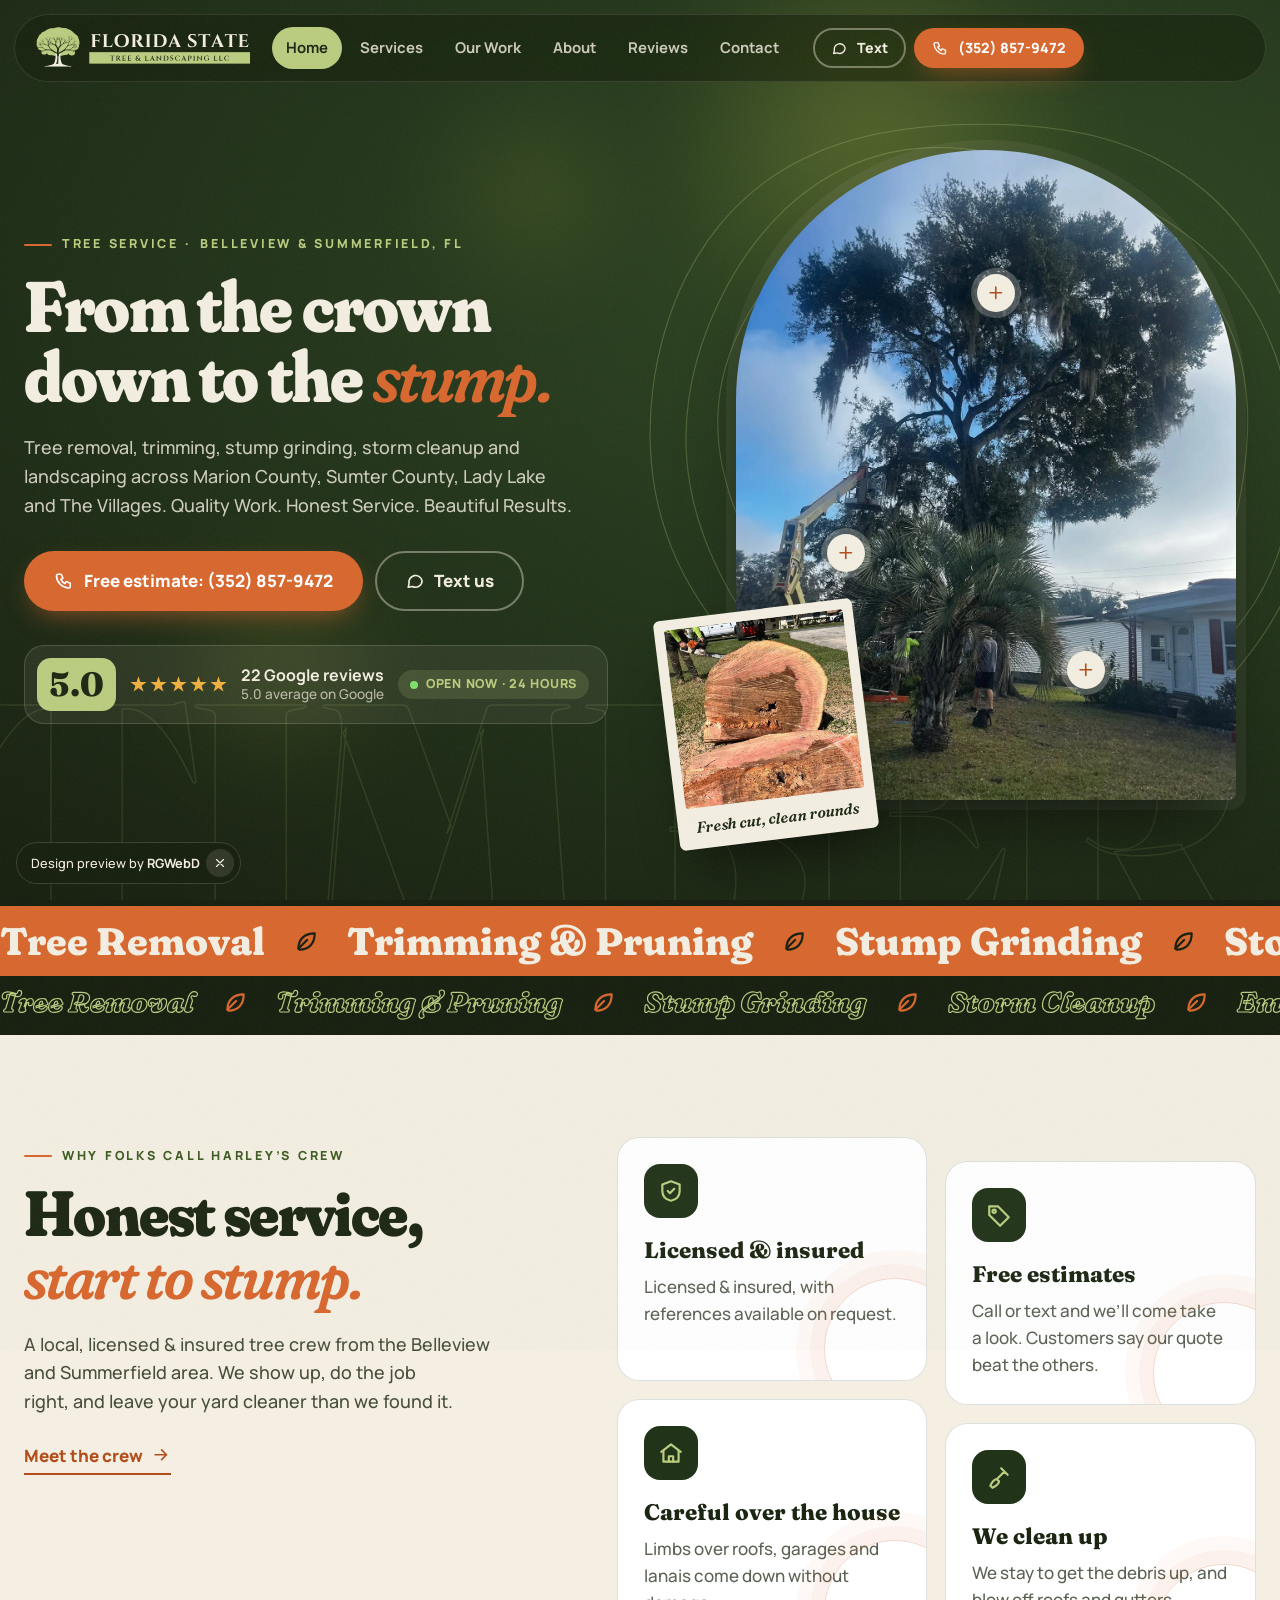
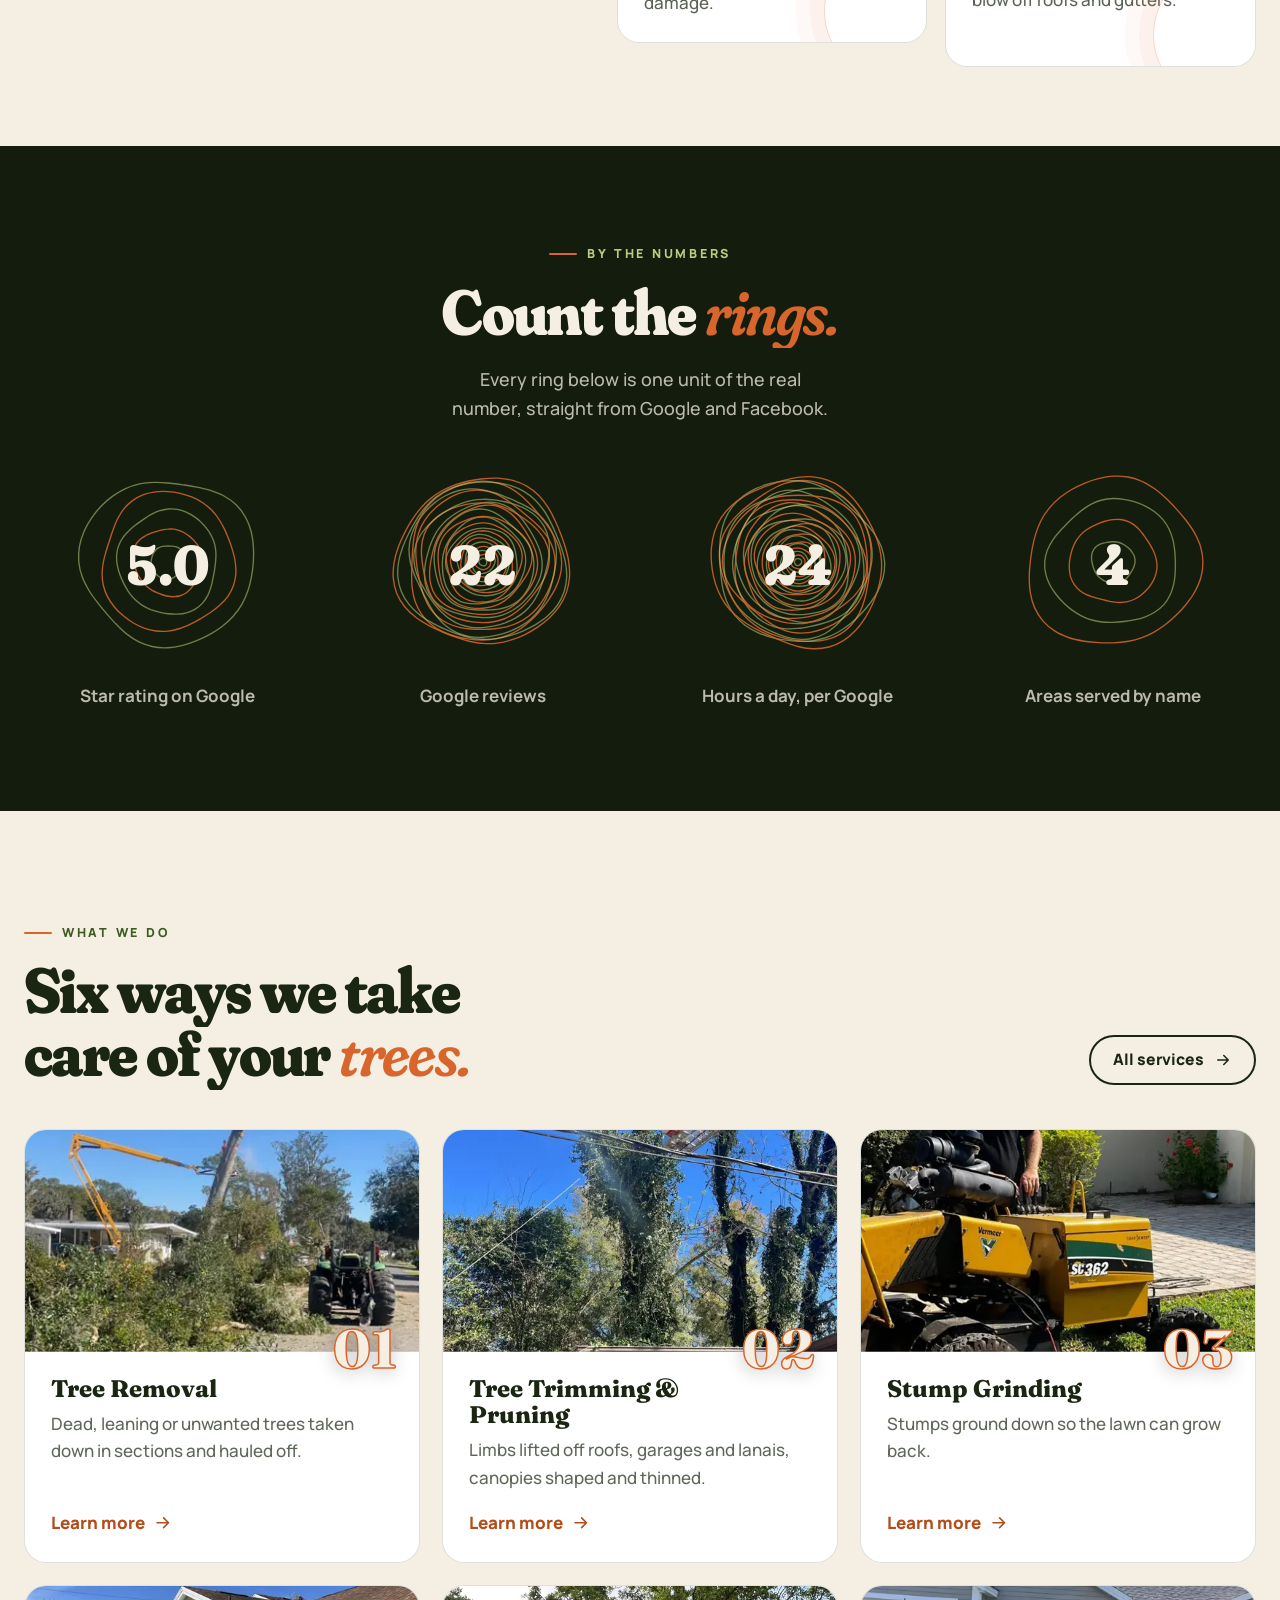
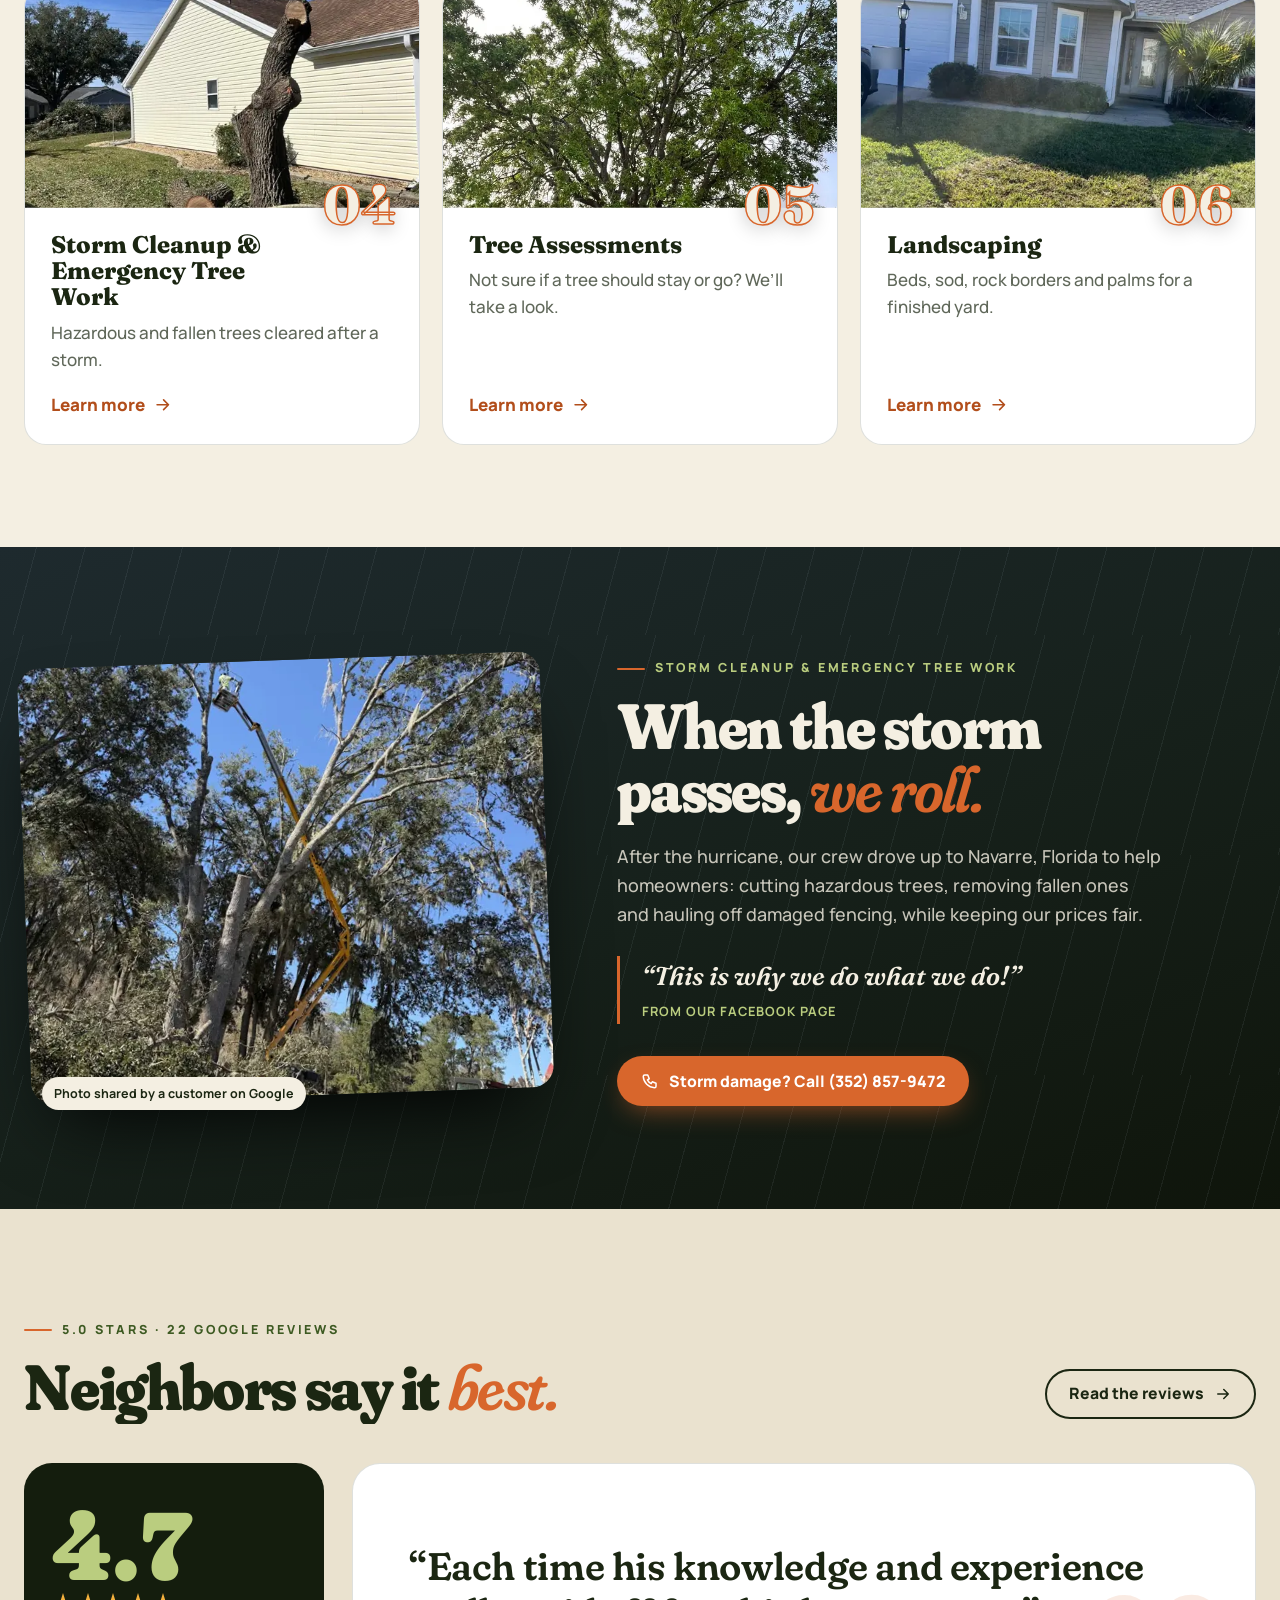
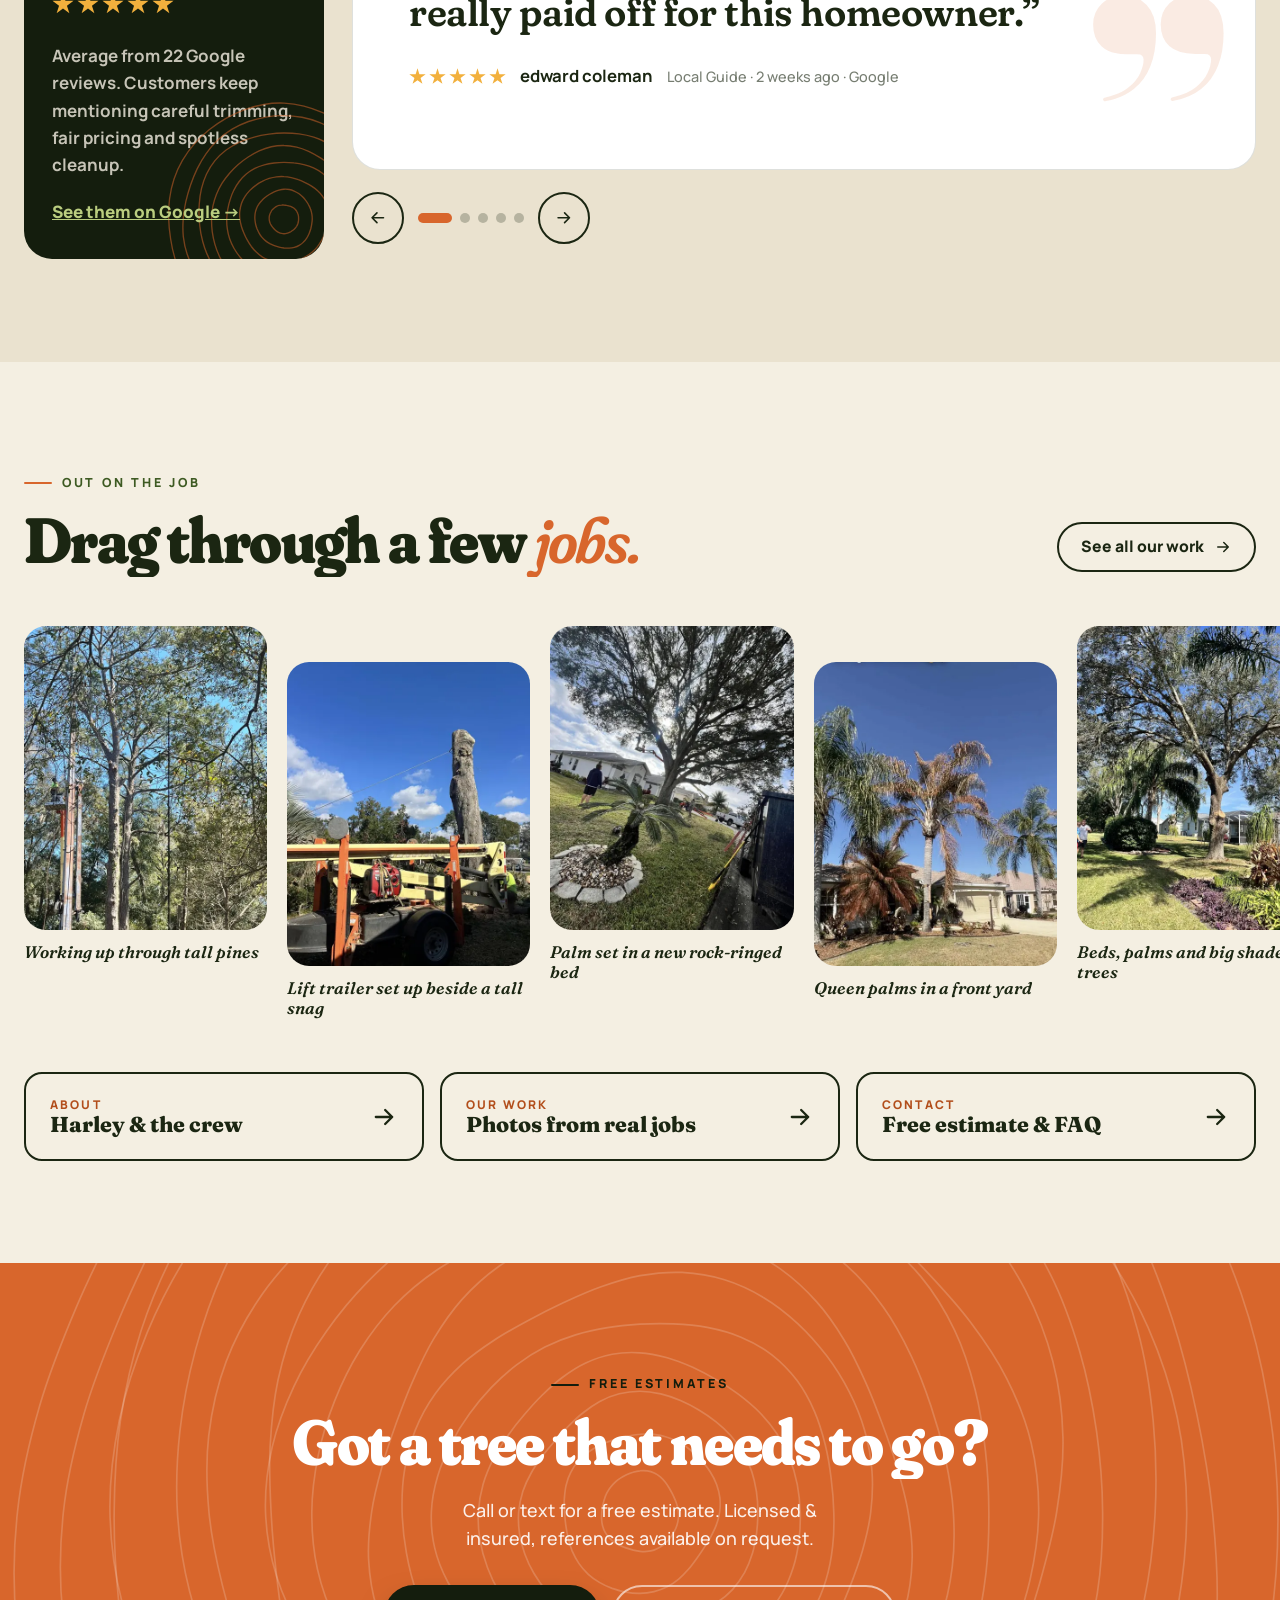
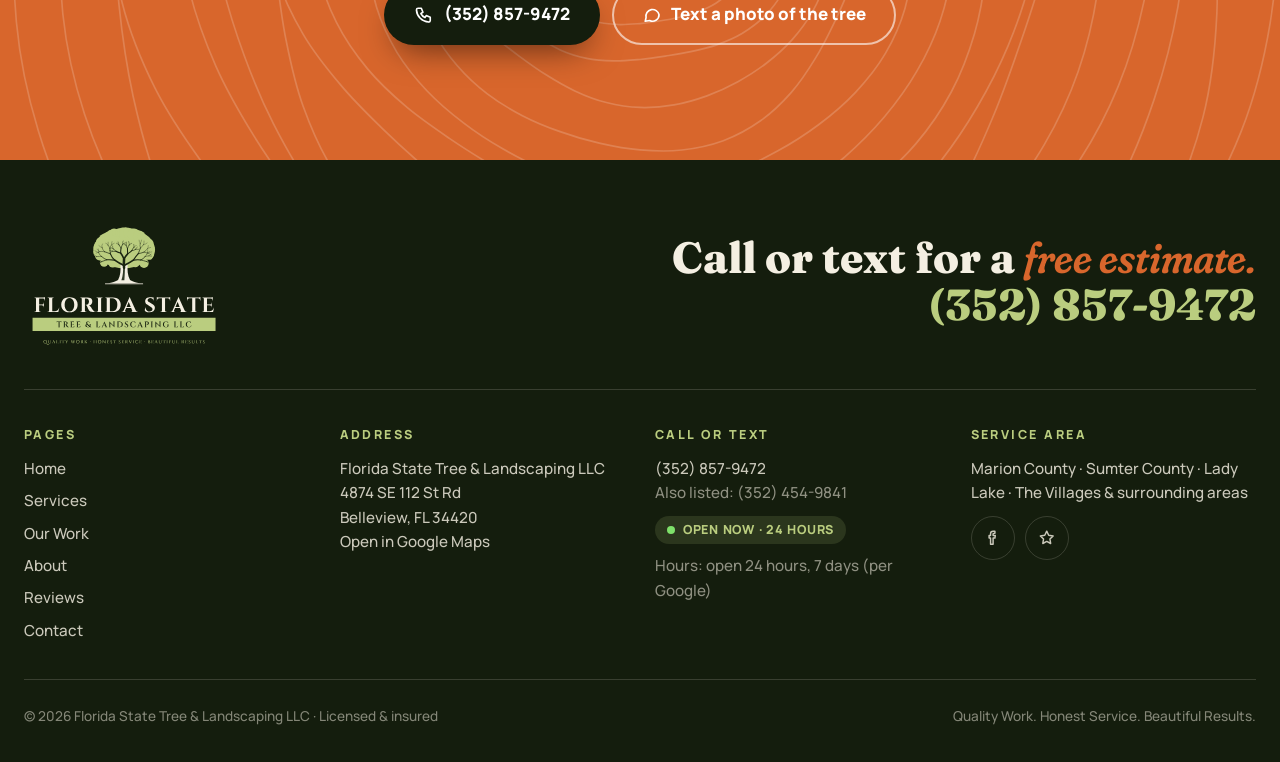
<file: index.html>
<!doctype html><html lang="en"><head><meta charset="utf-8">
<meta name="viewport" content="width=device-width,initial-scale=1,viewport-fit=cover">
<title>Florida State Tree &amp; Landscaping | Tree Removal, Trimming &amp; Stump Grinding · Belleview, FL</title><meta name="description" content="Licensed &amp; insured tree service in Belleview &amp; Summerfield, FL. Tree removal, trimming, stump grinding, storm cleanup and landscaping for Marion County, Sumter County, Lady Lake and The Villages. 5.0★ on Google. Free estimates: (352) 857-9472.">
<link rel="canonical" href="https://rgwebd.github.io/floridastatetree-demo/"><meta name="theme-color" content="#1B2612">
<meta property="og:type" content="website"><meta property="og:site_name" content="Florida State Tree &amp; Landscaping"><meta property="og:title" content="Florida State Tree &amp; Landscaping | Tree Removal, Trimming &amp; Stump Grinding · Belleview, FL"><meta property="og:description" content="Licensed &amp; insured tree service in Belleview &amp; Summerfield, FL. Tree removal, trimming, stump grinding, storm cleanup and landscaping for Marion County, Sumter County, Lady Lake and The Villages. 5.0★ on Google. Free estimates: (352) 857-9472."><meta property="og:url" content="https://rgwebd.github.io/floridastatetree-demo/"><meta property="og:image" content="https://rgwebd.github.io/floridastatetree-demo/img/og.jpg"><meta property="og:image:width" content="1200"><meta property="og:image:height" content="630"><meta property="og:locale" content="en_US">
<meta name="twitter:card" content="summary_large_image"><meta name="twitter:title" content="Florida State Tree &amp; Landscaping | Tree Removal, Trimming &amp; Stump Grinding · Belleview, FL"><meta name="twitter:description" content="Licensed &amp; insured tree service in Belleview &amp; Summerfield, FL. Tree removal, trimming, stump grinding, storm cleanup and landscaping for Marion County, Sumter County, Lady Lake and The Villages. 5.0★ on Google. Free estimates: (352) 857-9472."><meta name="twitter:image" content="https://rgwebd.github.io/floridastatetree-demo/img/og.jpg">
<link rel="icon" href="favicon.svg" type="image/svg+xml"><link rel="icon" href="favicon.ico" sizes="any"><link rel="apple-touch-icon" href="apple-touch-icon.png">
<link rel="preconnect" href="https://fonts.googleapis.com"><link rel="preconnect" href="https://fonts.gstatic.com" crossorigin>
<link href="https://fonts.googleapis.com/css2?family=Fraunces:ital,opsz,wght,SOFT@0,9..144,300..900,0..100;1,9..144,300..900,0..100&family=Manrope:wght@400;500;600;700;800&display=swap" rel="stylesheet">
<link rel="stylesheet" href="styles.css?v=7"><script type="application/ld+json">{"@context": "https://schema.org", "@type": "HomeAndConstructionBusiness", "additionalType": "https://en.wikipedia.org/wiki/Arborist", "@id": "https://rgwebd.github.io/floridastatetree-demo/#business", "name": "Florida State Tree & Landscaping LLC", "alternateName": "Florida State Tree & Landscaping", "slogan": "Quality Work. Honest Service. Beautiful Results.", "description": "Licensed and insured tree service based in Belleview, Florida: tree removal, trimming, stump grinding, storm cleanup and emergency tree work, tree assessments and landscaping. Free estimates. Serving Marion County, Sumter County, Lady Lake and The Villages.", "url": "https://rgwebd.github.io/floridastatetree-demo/", "telephone": "+13528579472", "image": "https://rgwebd.github.io/floridastatetree-demo/img/og.jpg", "logo": "https://rgwebd.github.io/floridastatetree-demo/brand/logo-stacked.svg", "address": {"@type": "PostalAddress", "streetAddress": "4874 SE 112 St Rd", "addressLocality": "Belleview", "addressRegion": "FL", "postalCode": "34420", "addressCountry": "US"}, "geo": {"@type": "GeoCoordinates", "latitude": 29.0453038, "longitude": -82.0679205}, "areaServed": [{"@type": "AdministrativeArea", "name": "Marion County, FL"}, {"@type": "AdministrativeArea", "name": "Sumter County, FL"}, {"@type": "City", "name": "Lady Lake, FL"}, {"@type": "Place", "name": "The Villages, FL"}], "openingHoursSpecification": [{"@type": "OpeningHoursSpecification", "dayOfWeek": ["Monday", "Tuesday", "Wednesday", "Thursday", "Friday", "Saturday", "Sunday"], "opens": "00:00", "closes": "23:59"}], "hasMap": "https://www.google.com/maps/place/Florida+State+Tree+%26+Landscaping+LLC/@29.0453038,-82.0679205,17z/data=!4m6!3m5!1s0xfcb74f72141208b:0x3787b57b5eda292d", "sameAs": ["https://www.facebook.com/p/Florida-State-Tree-Landscaping-LLC-100083582852027/", "https://www.google.com/maps/place/Florida+State+Tree+%26+Landscaping+LLC/@29.0453038,-82.0679205,17z/data=!4m6!3m5!1s0xfcb74f72141208b:0x3787b57b5eda292d"], "aggregateRating": {"@type": "AggregateRating", "ratingValue": "5.0", "reviewCount": "22", "bestRating": "5"}, "hasOfferCatalog": {"@type": "OfferCatalog", "name": "Tree & landscaping services", "itemListElement": [{"@type": "Offer", "itemOffered": {"@type": "Service", "name": "Tree Removal", "description": "From big pines to palms, we take trees down safely in controlled sections, using an aerial lift where the job calls for it, and haul the wood and brush away."}}, {"@type": "Offer", "itemOffered": {"@type": "Service", "name": "Tree Trimming & Pruning", "description": "Branches hanging over the house, garage or lanai come off carefully, and the rest of the tree gets pruned to look right. Customers mention we even blow the debris off the roof and gutters."}}, {"@type": "Offer", "itemOffered": {"@type": "Service", "name": "Stump Grinding", "description": "Once a tree is down, the stump grinder chews the stump below grade so you can replant, lay sod or just mow over it."}}, {"@type": "Offer", "itemOffered": {"@type": "Service", "name": "Storm Cleanup & Emergency Tree Work", "description": "After a hurricane we cut hazardous trees, remove fallen ones and haul away damaged debris. We’ve traveled as far as Navarre, Florida to help homeowners after a storm."}}, {"@type": "Offer", "itemOffered": {"@type": "Service", "name": "Tree Assessments", "description": "We’ll look at the tree with you, talk through trimming versus removal, and give you an honest free estimate. One customer said we even gave ideas on what to plant in place of the trees."}}, {"@type": "Offer", "itemOffered": {"@type": "Service", "name": "Landscaping", "description": "Full landscaping to finish the job: fresh sod, planting beds, rock borders and palm care, so the yard looks better than before the trees came down."}}]}, "review": [{"@type": "Review", "author": {"@type": "Person", "name": "edward coleman"}, "reviewRating": {"@type": "Rating", "ratingValue": "5", "bestRating": "5"}, "reviewBody": "Have used Florida State Tree & Landscaping several times.  Harley Roth, Certified Arborist and his team did exceptional work trimming trees and bushes.  I've used them to remove five palms and three pine trees over the years and each time his knowledge and experience really paid off for this homeowner.  Great work and great results."}, {"@type": "Review", "author": {"@type": "Person", "name": "Brent Cleveland"}, "reviewRating": {"@type": "Rating", "ratingValue": "5", "bestRating": "5"}, "reviewBody": "They showed up with plenty of notice and got right to work trimming the tree above our home. Crew was very careful with the branches being cut above our garage so no damage was done to roof. Couldn’t beat the great price I was given when other companies were outrageous on just trimming. We are definitely using Florida State Tree Trimming for all other jobs in the future."}, {"@type": "Review", "author": {"@type": "Person", "name": "Tim & Jackie Blomlie"}, "reviewRating": {"@type": "Rating", "ratingValue": "5", "bestRating": "5"}, "reviewBody": "Harley did a fantastic job. They were on time and stayed late to finish getting all the debris up. They also went above and beyond and took other tree debris that I had laying around. Their pricing was the best from all the estimates I got, I would definitely use them again for any tree work that I have."}, {"@type": "Review", "author": {"@type": "Person", "name": "David Allsworth"}, "reviewRating": {"@type": "Rating", "ratingValue": "5", "bestRating": "5"}, "reviewBody": "They did a great job trimming branches from over the house and lanai / They pruned the other trees and blew debris off the house and gutters / Highly recommended"}]}</script><script type="application/ld+json">{"@context": "https://schema.org", "@type": "BreadcrumbList", "itemListElement": [{"@type": "ListItem", "position": 1, "name": "Home", "item": "https://rgwebd.github.io/floridastatetree-demo/"}]}</script><script src="https://cosmiccallers.lovable.app/demo-track.js" data-demo="floridastatetree-demo" defer></script></head><body class="home"><div class="loader" aria-hidden="true"><div class="ld-half l"></div><div class="ld-half r"></div><div class="ld-mid"><svg class="ld-rings" viewBox="-168.00000000000003 -168.00000000000003 336.00000000000006 336.00000000000006" aria-hidden="true" ><path d="M13.6 0.0C13.5 0.8 13.4 1.6 13.2 2.3C13.0 3.1 12.8 3.8 12.5 4.6C12.2 5.3 11.9 6.0 11.6 6.7C11.3 7.4 10.9 8.1 10.5 8.8C10.1 9.5 9.6 10.2 9.0 10.8C8.5 11.4 7.9 12.0 7.2 12.4C6.5 12.9 5.7 13.3 4.9 13.5C4.1 13.8 3.3 13.9 2.5 14.0C1.6 14.0 0.8 14.0 0.0 13.9C-0.8 13.7 -1.6 13.5 -2.3 13.3C-3.1 13.0 -3.8 12.8 -4.5 12.4C-5.2 12.1 -5.9 11.8 -6.6 11.4C-7.2 11.0 -7.8 10.5 -8.4 10.0C-9.0 9.5 -9.5 9.0 -10.0 8.4C-10.5 7.8 -11.0 7.2 -11.3 6.5C-11.7 5.9 -12.1 5.2 -12.4 4.5C-12.7 3.8 -12.9 3.1 -13.2 2.3C-13.4 1.6 -13.6 0.8 -13.7 0.0C-13.8 -0.8 -13.9 -1.6 -13.9 -2.4C-13.9 -3.3 -13.8 -4.1 -13.5 -4.9C-13.3 -5.7 -13.0 -6.5 -12.5 -7.2C-12.1 -7.9 -11.5 -8.6 -10.9 -9.2C-10.3 -9.7 -9.6 -10.2 -8.9 -10.6C-8.2 -11.1 -7.5 -11.4 -6.8 -11.7C-6.0 -12.0 -5.3 -12.3 -4.5 -12.5C-3.8 -12.7 -3.1 -12.9 -2.3 -13.1C-1.5 -13.2 -0.8 -13.4 -0.0 -13.4C0.8 -13.5 1.6 -13.4 2.4 -13.3C3.1 -13.2 3.9 -13.0 4.7 -12.8C5.4 -12.5 6.1 -12.1 6.8 -11.7C7.5 -11.3 8.1 -10.9 8.7 -10.3C9.3 -9.8 9.8 -9.3 10.3 -8.7C10.9 -8.1 11.4 -7.5 11.8 -6.8C12.2 -6.1 12.6 -5.4 12.9 -4.7C13.1 -3.9 13.4 -3.2 13.5 -2.4C13.6 -1.6 13.6 -0.8 13.6 0.0Z" style="--i:0"/><path d="M27.4 0.0C27.2 1.6 27.0 3.2 26.6 4.7C26.2 6.2 25.7 7.7 25.1 9.1C24.5 10.6 23.7 11.9 22.9 13.2C22.0 14.5 21.1 15.7 20.0 16.8C19.0 17.9 17.8 18.9 16.6 19.8C15.4 20.7 14.2 21.6 12.9 22.4C11.7 23.2 10.4 24.0 9.0 24.7C7.6 25.4 6.2 26.2 4.7 26.7C3.2 27.3 1.6 27.8 0.0 28.0C-1.6 28.3 -3.3 28.4 -5.0 28.2C-6.6 28.1 -8.3 27.7 -9.9 27.1C-11.4 26.5 -12.9 25.6 -14.2 24.6C-15.5 23.7 -16.8 22.5 -17.9 21.3C-19.0 20.1 -19.9 18.8 -20.8 17.5C-21.8 16.2 -22.6 14.9 -23.3 13.5C-24.1 12.1 -24.8 10.7 -25.3 9.2C-25.9 7.8 -26.4 6.2 -26.7 4.7C-27.0 3.2 -27.2 1.6 -27.2 0.0C-27.2 -1.6 -27.0 -3.2 -26.7 -4.7C-26.4 -6.2 -25.9 -7.8 -25.4 -9.2C-24.8 -10.7 -24.1 -12.1 -23.3 -13.5C-22.6 -14.8 -21.7 -16.2 -20.8 -17.4C-19.8 -18.7 -18.7 -19.9 -17.6 -20.9C-16.4 -22.0 -15.1 -23.0 -13.7 -23.8C-12.4 -24.6 -10.9 -25.2 -9.3 -25.7C-7.8 -26.1 -6.2 -26.4 -4.7 -26.5C-3.1 -26.6 -1.5 -26.6 -0.0 -26.5C1.5 -26.4 3.0 -26.1 4.6 -25.9C6.1 -25.6 7.6 -25.4 9.1 -25.0C10.6 -24.6 12.1 -24.2 13.6 -23.6C15.1 -23.0 16.7 -22.4 18.1 -21.5C19.4 -20.7 20.8 -19.6 22.0 -18.4C23.1 -17.3 24.2 -15.9 25.0 -14.4C25.8 -13.0 26.3 -11.3 26.8 -9.7C27.2 -8.2 27.4 -6.5 27.5 -4.9C27.6 -3.2 27.6 -1.6 27.4 0.0Z" style="--i:1"/><path d="M40.2 0.0C40.1 2.3 39.8 4.7 39.5 7.0C39.1 9.3 38.6 11.6 37.9 13.8C37.3 16.1 36.5 18.3 35.4 20.5C34.4 22.6 33.2 24.7 31.7 26.6C30.3 28.5 28.5 30.3 26.6 31.8C24.8 33.2 22.6 34.5 20.5 35.5C18.3 36.5 16.0 37.1 13.7 37.7C11.5 38.3 9.1 38.6 6.9 38.9C4.6 39.2 2.3 39.4 0.0 39.5C-2.3 39.6 -4.6 39.6 -7.0 39.5C-9.3 39.4 -11.7 39.2 -14.1 38.7C-16.5 38.2 -18.9 37.6 -21.1 36.6C-23.4 35.6 -25.6 34.3 -27.5 32.8C-29.4 31.3 -31.2 29.4 -32.8 27.5C-34.3 25.6 -35.6 23.4 -36.7 21.2C-37.8 19.0 -38.6 16.6 -39.3 14.3C-40.0 12.0 -40.5 9.6 -40.8 7.2C-41.0 4.8 -41.1 2.4 -41.0 0.0C-40.8 -2.4 -40.5 -4.8 -39.8 -7.0C-39.2 -9.3 -38.3 -11.5 -37.3 -13.6C-36.3 -15.6 -35.0 -17.6 -33.7 -19.4C-32.4 -21.3 -30.9 -23.0 -29.4 -24.7C-27.9 -26.4 -26.4 -28.0 -24.8 -29.5C-23.2 -31.1 -21.6 -32.7 -19.8 -34.2C-18.0 -35.7 -16.1 -37.2 -14.0 -38.5C-11.9 -39.7 -9.7 -40.9 -7.3 -41.6C-5.0 -42.4 -2.5 -42.9 -0.0 -43.0C2.5 -43.2 5.1 -42.9 7.5 -42.3C9.9 -41.8 12.3 -40.9 14.5 -39.8C16.7 -38.8 18.8 -37.4 20.8 -36.0C22.8 -34.6 24.6 -33.1 26.4 -31.4C28.1 -29.8 29.8 -28.1 31.3 -26.2C32.8 -24.4 34.2 -22.5 35.3 -20.4C36.5 -18.3 37.5 -16.2 38.3 -13.9C39.0 -11.7 39.5 -9.3 39.8 -7.0C40.2 -4.7 40.2 -2.3 40.2 0.0Z" style="--i:2"/><path d="M56.0 0.0C56.5 3.2 56.8 6.7 56.6 10.0C56.4 13.3 55.8 16.8 54.7 19.9C53.6 23.1 51.9 26.1 50.0 28.9C48.1 31.6 45.6 34.0 43.2 36.2C40.7 38.4 37.9 40.2 35.1 41.8C32.3 43.5 29.5 44.8 26.6 46.1C23.7 47.3 20.9 48.4 17.9 49.3C15.0 50.2 12.1 51.0 9.1 51.5C6.1 52.1 3.0 52.4 0.0 52.5C-3.0 52.5 -6.1 52.3 -9.1 51.8C-12.1 51.3 -15.1 50.5 -18.0 49.6C-21.0 48.6 -23.8 47.4 -26.6 46.1C-29.4 44.7 -32.2 43.2 -34.8 41.5C-37.4 39.7 -40.1 37.8 -42.5 35.6C-44.8 33.4 -47.2 31.0 -49.1 28.3C-50.9 25.6 -52.6 22.6 -53.8 19.6C-54.9 16.5 -55.7 13.1 -56.0 9.9C-56.3 6.6 -56.1 3.2 -55.7 0.0C-55.3 -3.2 -54.4 -6.4 -53.5 -9.4C-52.6 -12.5 -51.4 -15.4 -50.2 -18.3C-49.0 -21.2 -47.7 -24.0 -46.3 -26.7C-44.8 -29.5 -43.3 -32.2 -41.5 -34.8C-39.6 -37.3 -37.6 -39.9 -35.3 -42.1C-33.0 -44.3 -30.4 -46.3 -27.7 -48.0C-25.0 -49.6 -21.9 -50.9 -18.9 -51.9C-15.9 -52.9 -12.6 -53.5 -9.5 -53.8C-6.3 -54.2 -3.1 -54.2 -0.0 -54.1C3.1 -53.9 6.3 -53.5 9.3 -53.0C12.4 -52.4 15.5 -51.6 18.4 -50.5C21.3 -49.5 24.2 -48.2 26.9 -46.6C29.6 -45.0 32.1 -43.1 34.4 -41.1C36.8 -39.0 38.8 -36.6 40.7 -34.2C42.6 -31.8 44.3 -29.1 45.8 -26.5C47.4 -23.8 48.7 -21.0 50.0 -18.2C51.3 -15.4 52.5 -12.5 53.5 -9.4C54.5 -6.4 55.5 -3.2 56.0 0.0Z" style="--i:3"/><path d="M68.8 0.0C68.9 4.0 68.5 8.0 67.8 12.0C67.1 15.9 66.0 19.8 64.6 23.5C63.2 27.3 61.6 30.9 59.7 34.4C57.7 37.9 55.5 41.4 53.0 44.5C50.5 47.6 47.7 50.7 44.7 53.2C41.6 55.8 38.2 58.1 34.6 60.0C31.1 61.8 27.2 63.3 23.4 64.4C19.6 65.5 15.6 66.1 11.7 66.6C7.8 67.1 3.9 67.2 0.0 67.3C-3.9 67.3 -7.8 67.2 -11.8 66.7C-15.7 66.3 -19.7 65.8 -23.6 64.8C-27.5 63.8 -31.4 62.5 -35.0 60.7C-38.7 58.9 -42.2 56.6 -45.3 54.0C-48.3 51.3 -51.1 48.1 -53.3 44.8C-55.6 41.4 -57.4 37.7 -58.8 34.0C-60.3 30.3 -61.2 26.4 -62.1 22.6C-62.9 18.8 -63.5 15.0 -63.9 11.3C-64.4 7.5 -64.7 3.8 -64.8 0.0C-65.0 -3.8 -65.0 -7.6 -64.7 -11.4C-64.3 -15.2 -63.8 -19.1 -62.8 -22.9C-61.8 -26.6 -60.5 -30.4 -58.8 -33.9C-57.1 -37.5 -54.9 -40.9 -52.6 -44.1C-50.2 -47.3 -47.5 -50.3 -44.6 -53.1C-41.7 -55.9 -38.5 -58.5 -35.1 -60.8C-31.8 -63.1 -28.1 -65.3 -24.4 -67.0C-20.6 -68.7 -16.6 -70.1 -12.5 -70.9C-8.4 -71.7 -4.1 -72.1 -0.0 -71.8C4.1 -71.6 8.3 -70.7 12.2 -69.4C16.1 -68.1 19.9 -66.2 23.3 -64.1C26.8 -62.1 29.9 -59.5 32.9 -57.1C36.0 -54.6 38.7 -52.0 41.4 -49.3C44.1 -46.7 46.7 -44.1 49.2 -41.3C51.8 -38.5 54.3 -35.7 56.6 -32.7C58.8 -29.6 61.1 -26.3 62.9 -22.9C64.6 -19.4 66.2 -15.7 67.1 -11.8C68.1 -8.0 68.7 -4.0 68.8 0.0Z" style="--i:4"/><path d="M82.1 0.0C81.8 4.7 81.0 9.5 80.0 14.1C78.9 18.7 77.6 23.2 75.9 27.6C74.2 32.0 72.3 36.3 69.9 40.4C67.6 44.4 64.9 48.4 61.9 51.9C58.9 55.5 55.4 58.8 51.7 61.7C48.1 64.5 44.0 67.0 39.9 69.2C35.8 71.3 31.5 73.0 27.1 74.6C22.8 76.1 18.4 77.3 13.8 78.4C9.3 79.6 4.7 80.5 0.0 81.2C-4.7 81.8 -9.6 82.4 -14.5 82.3C-19.4 82.3 -24.6 81.9 -29.4 80.8C-34.3 79.7 -39.2 77.9 -43.6 75.5C-48.0 73.2 -52.2 70.0 -55.8 66.5C-59.3 63.0 -62.4 58.8 -65.0 54.5C-67.6 50.3 -69.5 45.7 -71.3 41.1C-73.0 36.6 -74.2 32.0 -75.3 27.4C-76.4 22.8 -77.2 18.3 -77.7 13.7C-78.3 9.1 -78.6 4.6 -78.6 0.0C-78.5 -4.6 -78.2 -9.2 -77.5 -13.7C-76.7 -18.2 -75.6 -22.6 -74.0 -27.0C-72.5 -31.3 -70.6 -35.5 -68.4 -39.5C-66.2 -43.5 -63.7 -47.4 -61.0 -51.2C-58.2 -54.9 -55.3 -58.5 -52.0 -62.0C-48.8 -65.4 -45.3 -68.8 -41.4 -71.8C-37.6 -74.7 -33.4 -77.6 -29.0 -79.7C-24.6 -81.8 -19.7 -83.6 -14.9 -84.5C-10.1 -85.5 -4.9 -85.8 -0.0 -85.4C4.9 -85.1 9.9 -84.0 14.6 -82.5C19.2 -81.1 23.7 -79.0 28.0 -76.8C32.2 -74.7 36.2 -72.1 40.2 -69.6C44.1 -67.0 47.9 -64.3 51.5 -61.4C55.2 -58.5 58.8 -55.5 62.1 -52.1C65.4 -48.7 68.6 -45.1 71.2 -41.1C73.9 -37.2 76.3 -32.8 78.0 -28.4C79.7 -23.9 80.9 -19.1 81.6 -14.4C82.3 -9.7 82.3 -4.7 82.1 0.0Z" style="--i:5"/><path d="M98.7 0.0C98.0 5.7 96.5 11.3 94.9 16.7C93.3 22.1 91.2 27.3 89.0 32.4C86.8 37.5 84.4 42.4 81.6 47.1C78.8 51.8 75.8 56.5 72.4 60.8C69.0 65.0 65.2 69.2 61.1 72.8C56.9 76.3 52.3 79.6 47.5 82.3C42.7 85.0 37.5 87.1 32.4 88.9C27.2 90.6 21.8 91.9 16.4 92.8C11.0 93.7 5.5 94.3 0.0 94.4C-5.5 94.6 -11.1 94.4 -16.5 93.7C-22.0 93.0 -27.6 92.0 -32.8 90.2C-38.1 88.5 -43.3 86.1 -48.1 83.3C-52.8 80.4 -57.3 76.8 -61.2 72.9C-65.1 69.1 -68.6 64.6 -71.7 60.2C-74.8 55.7 -77.4 50.9 -79.9 46.2C-82.4 41.4 -84.6 36.5 -86.7 31.6C-88.8 26.6 -90.9 21.6 -92.5 16.3C-94.2 11.1 -95.8 5.6 -96.7 0.0C-97.5 -5.6 -98.1 -11.5 -97.8 -17.2C-97.5 -23.0 -96.4 -28.9 -94.6 -34.4C-92.8 -39.9 -90.1 -45.4 -87.0 -50.2C-83.8 -55.1 -79.9 -59.6 -75.7 -63.6C-71.6 -67.6 -67.0 -71.1 -62.3 -74.2C-57.6 -77.4 -52.6 -80.1 -47.6 -82.5C-42.6 -84.8 -37.4 -86.8 -32.2 -88.4C-26.9 -89.9 -21.5 -91.1 -16.2 -91.7C-10.8 -92.3 -5.3 -92.4 -0.0 -92.1C5.3 -91.7 10.6 -90.8 15.8 -89.6C20.9 -88.4 26.0 -86.7 30.9 -84.9C35.9 -83.1 40.7 -81.1 45.5 -78.8C50.3 -76.6 55.2 -74.2 59.9 -71.4C64.6 -68.6 69.4 -65.5 73.8 -61.9C78.1 -58.3 82.5 -54.2 86.0 -49.6C89.5 -45.1 92.6 -39.9 94.8 -34.5C97.0 -29.1 98.4 -23.2 99.0 -17.5C99.7 -11.7 99.4 -5.7 98.7 0.0Z" style="--i:6"/><path d="M105.6 0.0C105.0 6.1 103.7 12.2 102.2 18.0C100.7 23.9 98.6 29.5 96.5 35.1C94.3 40.7 92.0 46.1 89.4 51.6C86.8 57.1 84.2 62.6 81.1 68.0C77.9 73.4 74.5 79.0 70.5 84.0C66.4 89.0 61.8 94.0 56.6 98.1C51.4 102.1 45.5 105.8 39.4 108.3C33.3 110.9 26.6 112.5 20.0 113.4C13.4 114.2 6.5 113.9 0.0 113.3C-6.5 112.6 -13.0 111.0 -19.3 109.2C-25.5 107.4 -31.5 105.1 -37.3 102.6C-43.1 100.0 -48.8 97.1 -54.2 93.9C-59.6 90.6 -64.8 87.0 -69.6 82.9C-74.4 78.9 -78.9 74.4 -82.9 69.5C-86.8 64.7 -90.3 59.3 -93.2 53.8C-96.1 48.3 -98.5 42.5 -100.5 36.6C-102.5 30.7 -103.9 24.6 -105.1 18.5C-106.3 12.4 -107.1 6.2 -107.5 0.0C-107.8 -6.2 -107.9 -12.6 -107.3 -18.9C-106.7 -25.2 -105.6 -31.7 -103.7 -37.7C-101.8 -43.8 -99.2 -49.9 -95.9 -55.4C-92.6 -60.8 -88.4 -65.9 -83.9 -70.4C-79.5 -74.9 -74.3 -78.8 -69.1 -82.4C-64.0 -85.9 -58.4 -88.8 -52.9 -91.6C-47.4 -94.4 -41.8 -96.9 -36.1 -99.2C-30.4 -101.5 -24.6 -103.8 -18.6 -105.6C-12.6 -107.4 -6.4 -109.1 -0.0 -110.0C6.4 -110.9 13.1 -111.5 19.6 -111.0C26.1 -110.6 32.8 -109.4 39.1 -107.3C45.3 -105.3 51.5 -102.2 57.0 -98.8C62.6 -95.3 67.8 -90.9 72.4 -86.3C77.1 -81.8 81.3 -76.6 85.1 -71.4C88.8 -66.1 92.2 -60.6 95.0 -54.8C97.8 -49.1 100.3 -43.2 102.0 -37.1C103.8 -31.1 105.1 -24.8 105.7 -18.6C106.3 -12.4 106.2 -6.1 105.6 0.0Z" style="--i:7"/><path d="M128.2 0.0C128.6 7.4 128.5 15.1 127.2 22.4C125.9 29.7 123.6 37.1 120.4 43.8C117.2 50.5 112.9 56.9 108.2 62.5C103.5 68.1 97.9 73.0 92.4 77.5C86.8 82.0 80.8 85.7 75.0 89.4C69.2 93.0 63.3 96.2 57.4 99.4C51.4 102.5 45.6 105.6 39.4 108.4C33.3 111.1 27.0 113.9 20.4 116.0C13.9 118.0 7.0 119.8 0.0 120.7C-7.0 121.6 -14.3 121.8 -21.4 121.2C-28.5 120.5 -35.7 119.0 -42.5 116.9C-49.4 114.8 -56.2 111.8 -62.6 108.4C-69.0 105.0 -75.2 101.0 -81.0 96.5C-86.8 92.0 -92.3 87.1 -97.2 81.6C-102.2 76.1 -106.8 70.1 -110.5 63.8C-114.1 57.4 -117.2 50.5 -119.4 43.4C-121.5 36.4 -122.7 29.0 -123.1 21.7C-123.6 14.5 -123.0 7.1 -122.1 0.0C-121.2 -7.1 -119.5 -14.0 -117.8 -20.8C-116.0 -27.5 -113.8 -34.1 -111.5 -40.6C-109.1 -47.1 -106.6 -53.5 -103.6 -59.8C-100.6 -66.1 -97.4 -72.5 -93.5 -78.4C-89.5 -84.3 -85.0 -90.2 -79.9 -95.2C-74.7 -100.2 -68.8 -104.7 -62.5 -108.3C-56.3 -111.8 -49.3 -114.6 -42.4 -116.5C-35.5 -118.5 -28.2 -119.5 -21.2 -120.0C-14.1 -120.6 -7.0 -120.4 -0.0 -119.9C7.0 -119.5 13.9 -118.6 20.7 -117.4C27.5 -116.1 34.3 -114.6 41.0 -112.6C47.6 -110.5 54.3 -108.0 60.6 -104.9C66.8 -101.7 73.0 -98.0 78.6 -93.7C84.3 -89.4 89.5 -84.4 94.3 -79.1C99.0 -73.8 103.2 -67.9 107.0 -61.8C110.8 -55.7 114.2 -49.2 117.1 -42.6C119.9 -36.0 122.5 -29.0 124.3 -21.9C126.2 -14.8 127.7 -7.4 128.2 0.0Z" style="--i:8"/><path d="M141.2 0.0C142.4 8.1 143.1 16.8 142.4 25.1C141.7 33.4 139.8 42.0 136.8 49.8C133.8 57.6 129.4 65.2 124.5 71.9C119.5 78.5 113.3 84.5 107.1 89.9C100.9 95.2 93.9 99.7 87.1 103.8C80.3 107.9 73.2 111.4 66.2 114.6C59.1 117.8 52.0 120.7 44.8 123.1C37.6 125.5 30.2 127.6 22.7 129.0C15.3 130.4 7.6 131.3 0.0 131.4C-7.6 131.5 -15.3 131.0 -22.9 129.8C-30.4 128.6 -37.9 126.7 -45.3 124.3C-52.6 122.0 -59.8 119.1 -66.8 115.7C-73.8 112.4 -80.8 108.6 -87.5 104.2C-94.1 99.8 -100.7 95.0 -106.6 89.5C-112.5 83.9 -118.2 77.7 -122.8 70.9C-127.4 64.1 -131.3 56.5 -134.0 48.8C-136.7 41.0 -138.3 32.6 -138.9 24.5C-139.6 16.4 -139.0 8.0 -138.0 0.0C-137.0 -8.0 -135.0 -15.8 -132.9 -23.4C-130.8 -31.0 -128.2 -38.4 -125.4 -45.7C-122.6 -52.9 -119.7 -60.1 -116.2 -67.1C-112.7 -74.1 -108.9 -81.1 -104.4 -87.6C-99.8 -94.1 -94.7 -100.5 -88.9 -106.0C-83.1 -111.4 -76.5 -116.4 -69.5 -120.4C-62.6 -124.4 -54.9 -127.6 -47.3 -129.9C-39.6 -132.2 -31.6 -133.6 -23.7 -134.4C-15.8 -135.2 -7.8 -135.2 -0.0 -134.9C7.8 -134.5 15.6 -133.6 23.3 -132.1C30.9 -130.6 38.6 -128.6 45.8 -126.0C53.1 -123.3 60.3 -120.0 67.0 -116.0C73.6 -112.1 80.0 -107.3 85.7 -102.2C91.5 -97.0 96.7 -91.2 101.5 -85.1C106.3 -79.1 110.5 -72.7 114.5 -66.1C118.5 -59.5 122.2 -52.8 125.6 -45.7C129.0 -38.7 132.3 -31.4 134.9 -23.8C137.5 -16.2 139.9 -8.1 141.2 0.0Z" style="--i:9"/><path d="M154.4 0.0C153.9 8.9 152.2 17.9 149.8 26.4C147.3 34.9 143.7 43.1 139.8 50.9C135.9 58.7 131.2 65.9 126.5 73.0C121.7 80.1 116.6 86.8 111.2 93.3C105.9 99.9 100.4 106.3 94.3 112.4C88.2 118.4 81.9 124.5 74.8 129.6C67.8 134.7 60.1 139.6 52.1 143.1C44.0 146.6 35.2 149.2 26.6 150.6C17.9 152.0 8.7 152.1 0.0 151.4C-8.7 150.6 -17.5 148.6 -25.8 146.2C-34.1 143.9 -42.1 140.6 -49.9 137.2C-57.7 133.8 -65.2 129.9 -72.6 125.7C-79.9 121.5 -87.1 117.0 -93.9 111.9C-100.8 106.9 -107.5 101.4 -113.5 95.2C-119.5 89.1 -125.2 82.3 -129.9 75.0C-134.7 67.8 -138.8 59.8 -142.1 51.7C-145.4 43.6 -147.8 35.0 -149.7 26.4C-151.5 17.8 -152.6 8.9 -153.1 0.0C-153.5 -8.9 -153.4 -18.0 -152.5 -26.9C-151.5 -35.8 -149.9 -44.9 -147.2 -53.6C-144.5 -62.2 -140.9 -70.9 -136.3 -78.7C-131.6 -86.4 -125.7 -93.8 -119.2 -100.1C-112.8 -106.3 -105.1 -111.7 -97.4 -116.1C-89.7 -120.5 -81.3 -123.8 -73.1 -126.6C-64.9 -129.5 -56.6 -131.3 -48.5 -133.2C-40.3 -135.0 -32.4 -136.4 -24.3 -137.7C-16.2 -139.1 -8.2 -140.4 -0.0 -141.1C8.2 -141.9 16.6 -142.7 25.1 -142.4C33.6 -142.2 42.4 -141.5 50.8 -139.6C59.3 -137.7 67.8 -134.9 75.8 -131.2C83.7 -127.5 91.4 -122.6 98.4 -117.2C105.3 -111.8 111.8 -105.4 117.7 -98.7C123.5 -92.0 128.8 -84.7 133.5 -77.1C138.1 -69.4 142.3 -61.3 145.5 -53.0C148.7 -44.6 151.4 -35.8 152.8 -27.0C154.3 -18.1 154.9 -8.9 154.4 0.0Z" style="--i:10"/></svg><img src="brand/emblem-dark.svg" alt="" width="120" height="120" class="ld-em"></div></div><a class="skip" href="#main">Skip to content</a><div class="vine" aria-hidden="true"><i></i></div><div class="grain" aria-hidden="true"></div>
<header class="nav"><div class="nav-in"><a class="brand" href="index.html" aria-label="Florida State Tree &amp; Landscaping home"><img src="brand/logo-horizontal-dark.svg" alt="Florida State Tree &amp; Landscaping LLC" width="300" height="76"></a>
<nav aria-label="Main"><ul><li><a href="index.html" aria-current=page>Home</a></li><li><a href="services.html">Services</a></li><li><a href="work.html">Our Work</a></li><li><a href="about.html">About</a></li><li><a href="reviews.html">Reviews</a></li><li><a href="contact.html">Contact</a></li></ul></nav>
<div class="acts"><a class="btn ghost sm" href="sms:+13528579472"><svg class="ic " viewBox="0 0 24 24" fill="none" stroke="currentColor" stroke-width="2" stroke-linecap="round" stroke-linejoin="round" aria-hidden="true"><path d="M21 12a8 8 0 0 1-11.6 7.1L4 20l1-4.6A8 8 0 1 1 21 12z"/></svg><span>Text</span></a><a class="btn wood sm mag" href="tel:+13528579472"><svg class="ic " viewBox="0 0 24 24" fill="none" stroke="currentColor" stroke-width="2" stroke-linecap="round" stroke-linejoin="round" aria-hidden="true"><path d="M5 4h4l2 5-2.5 1.5a11 11 0 0 0 5 5L15 13l5 2v4a2 2 0 0 1-2 2A16 16 0 0 1 3 6a2 2 0 0 1 2-2"/></svg><span>(352) 857-9472</span></a></div>
<button class="menu-btn" aria-expanded="false" aria-controls="mmenu" aria-label="Open menu"><i></i><i></i></button></div></header>
<div class="mmenu" id="mmenu" aria-hidden="true"><svg class="mm-rings" viewBox="-336.00000000000006 -336.00000000000006 672.0000000000001 672.0000000000001" aria-hidden="true" ><path d="M33.8 0.0C33.8 1.9 33.5 3.9 33.1 5.8C32.6 7.7 31.9 9.6 31.1 11.3C30.3 13.1 29.3 14.7 28.3 16.4C27.3 18.0 26.2 19.5 25.0 20.9C23.8 22.4 22.5 23.8 21.1 25.2C19.7 26.5 18.3 27.8 16.7 28.9C15.1 30.0 13.3 31.0 11.6 31.8C9.8 32.5 7.8 33.2 5.9 33.5C4.0 33.9 2.0 34.1 0.0 34.1C-2.0 34.1 -4.0 33.9 -5.9 33.5C-7.8 33.1 -9.8 32.6 -11.6 31.9C-13.5 31.2 -15.3 30.4 -16.9 29.4C-18.6 28.4 -20.3 27.2 -21.7 25.9C-23.2 24.6 -24.5 23.1 -25.6 21.5C-26.8 19.9 -27.7 18.2 -28.5 16.5C-29.3 14.7 -29.9 12.9 -30.3 11.0C-30.8 9.2 -31.1 7.4 -31.3 5.5C-31.6 3.7 -31.7 1.9 -31.8 0.0C-31.9 -1.9 -31.9 -3.7 -31.8 -5.6C-31.6 -7.5 -31.4 -9.4 -31.0 -11.3C-30.6 -13.2 -30.1 -15.1 -29.3 -16.9C-28.5 -18.7 -27.5 -20.5 -26.3 -22.1C-25.1 -23.6 -23.7 -25.1 -22.1 -26.4C-20.6 -27.7 -18.9 -28.8 -17.1 -29.7C-15.4 -30.6 -13.5 -31.3 -11.6 -31.9C-9.7 -32.5 -7.8 -33.0 -5.9 -33.3C-3.9 -33.5 -1.9 -33.7 -0.0 -33.6C1.9 -33.6 3.9 -33.4 5.8 -33.0C7.7 -32.6 9.6 -32.0 11.4 -31.2C13.1 -30.5 14.9 -29.6 16.5 -28.5C18.1 -27.5 19.6 -26.3 21.0 -25.0C22.4 -23.7 23.7 -22.4 25.0 -20.9C26.2 -19.5 27.4 -18.0 28.4 -16.4C29.5 -14.8 30.5 -13.1 31.3 -11.4C32.0 -9.6 32.7 -7.7 33.2 -5.8C33.6 -4.0 33.8 -1.9 33.8 0.0Z" style="--i:0"/><path d="M66.0 0.0C65.6 3.8 64.8 7.6 63.9 11.3C63.0 14.9 61.8 18.5 60.4 22.0C59.1 25.5 57.6 28.9 56.0 32.3C54.3 35.7 52.5 39.0 50.3 42.2C48.2 45.4 45.8 48.6 43.1 51.4C40.5 54.2 37.4 56.9 34.2 59.2C30.9 61.4 27.3 63.3 23.6 64.7C19.9 66.2 15.9 67.2 12.0 67.8C8.0 68.4 4.0 68.6 0.0 68.5C-4.0 68.4 -8.0 67.8 -11.8 67.0C-15.7 66.2 -19.5 65.1 -23.1 63.6C-26.8 62.1 -30.3 60.3 -33.6 58.2C-36.8 56.0 -39.9 53.5 -42.7 50.8C-45.4 48.1 -47.8 45.1 -50.0 42.0C-52.2 38.8 -54.0 35.5 -55.6 32.1C-57.3 28.8 -58.7 25.3 -59.9 21.8C-61.1 18.3 -62.2 14.8 -63.1 11.1C-64.0 7.5 -64.8 3.8 -65.3 0.0C-65.7 -3.8 -66.0 -7.7 -65.8 -11.6C-65.6 -15.5 -65.0 -19.5 -64.0 -23.3C-62.9 -27.1 -61.3 -30.9 -59.4 -34.3C-57.4 -37.7 -55.0 -41.0 -52.3 -43.9C-49.7 -46.8 -46.6 -49.4 -43.4 -51.8C-40.3 -54.1 -36.9 -56.2 -33.5 -58.0C-30.0 -59.8 -26.5 -61.4 -22.8 -62.7C-19.2 -64.0 -15.4 -65.1 -11.6 -65.8C-7.8 -66.5 -3.9 -66.9 -0.0 -66.9C3.9 -67.0 7.8 -66.6 11.6 -65.9C15.4 -65.1 19.2 -64.0 22.8 -62.6C26.4 -61.2 29.9 -59.4 33.2 -57.4C36.5 -55.5 39.6 -53.2 42.6 -50.8C45.6 -48.4 48.5 -45.7 51.1 -42.9C53.7 -40.0 56.1 -36.9 58.1 -33.6C60.2 -30.3 62.0 -26.7 63.3 -23.0C64.6 -19.4 65.4 -15.5 65.9 -11.6C66.3 -7.8 66.3 -3.8 66.0 0.0Z" style="--i:1"/><path d="M97.3 0.0C97.6 5.6 97.5 11.4 96.7 17.1C96.0 22.7 94.7 28.4 92.9 33.8C91.1 39.2 88.7 44.6 85.9 49.6C83.1 54.6 79.8 59.5 76.3 64.0C72.7 68.5 68.7 72.8 64.4 76.8C60.2 80.7 55.5 84.5 50.6 87.6C45.7 90.8 40.4 93.7 34.9 95.8C29.4 98.0 23.5 99.6 17.7 100.5C11.9 101.4 5.8 101.6 0.0 101.3C-5.8 101.0 -11.7 99.9 -17.4 98.5C-23.0 97.1 -28.5 95.1 -33.8 92.9C-39.2 90.8 -44.3 88.3 -49.3 85.5C-54.4 82.7 -59.3 79.7 -64.0 76.2C-68.6 72.8 -73.3 69.1 -77.3 64.9C-81.4 60.7 -85.3 56.0 -88.5 51.1C-91.6 46.1 -94.3 40.6 -96.2 35.0C-98.1 29.4 -99.3 23.5 -99.9 17.6C-100.5 11.8 -100.4 5.8 -99.9 0.0C-99.4 -5.8 -98.3 -11.5 -97.0 -17.1C-95.6 -22.7 -93.9 -28.1 -91.8 -33.4C-89.7 -38.7 -87.3 -43.9 -84.5 -48.8C-81.7 -53.7 -78.5 -58.5 -74.9 -62.9C-71.4 -67.3 -67.3 -71.4 -63.0 -75.1C-58.7 -78.8 -54.0 -82.2 -49.1 -85.1C-44.3 -88.1 -39.1 -90.6 -33.8 -92.8C-28.5 -94.9 -22.9 -96.8 -17.3 -98.2C-11.7 -99.7 -5.9 -100.8 -0.0 -101.4C5.9 -102.0 12.0 -102.3 17.9 -101.7C23.9 -101.2 30.0 -100.1 35.8 -98.3C41.5 -96.4 47.2 -93.8 52.3 -90.6C57.4 -87.3 62.1 -83.3 66.3 -79.0C70.4 -74.7 74.0 -69.7 77.2 -64.7C80.3 -59.8 82.9 -54.5 85.2 -49.2C87.5 -43.9 89.5 -38.6 91.1 -33.2C92.8 -27.8 94.2 -22.3 95.3 -16.8C96.3 -11.3 97.1 -5.6 97.3 0.0Z" style="--i:2"/><path d="M135.0 0.0C134.9 7.8 133.7 15.7 131.9 23.3C130.1 30.8 127.4 38.2 124.4 45.3C121.3 52.3 117.6 59.1 113.7 65.6C109.7 72.1 105.3 78.4 100.5 84.3C95.7 90.3 90.6 96.0 84.9 101.2C79.3 106.4 73.2 111.3 66.7 115.5C60.2 119.6 53.1 123.3 45.9 126.2C38.7 129.0 31.0 131.2 23.4 132.6C15.7 134.0 7.8 134.7 0.0 134.8C-7.8 135.0 -15.7 134.4 -23.5 133.3C-31.3 132.1 -39.1 130.4 -46.6 127.9C-54.1 125.5 -61.6 122.4 -68.5 118.6C-75.4 114.7 -82.1 110.1 -87.9 104.8C-93.8 99.5 -99.1 93.3 -103.6 86.9C-108.0 80.5 -111.7 73.3 -114.7 66.2C-117.7 59.1 -119.8 51.6 -121.5 44.2C-123.3 36.9 -124.4 29.5 -125.3 22.1C-126.3 14.7 -126.8 7.4 -127.1 0.0C-127.3 -7.4 -127.4 -14.9 -126.8 -22.4C-126.2 -29.9 -125.3 -37.5 -123.5 -45.0C-121.7 -52.4 -119.3 -60.0 -116.1 -67.0C-112.8 -74.0 -108.7 -81.0 -103.9 -87.2C-99.2 -93.4 -93.6 -99.3 -87.6 -104.4C-81.7 -109.6 -75.0 -114.2 -68.2 -118.2C-61.4 -122.2 -54.1 -125.6 -46.7 -128.3C-39.3 -131.0 -31.5 -133.2 -23.7 -134.6C-15.9 -135.9 -7.9 -136.6 -0.0 -136.4C7.9 -136.2 15.9 -135.1 23.5 -133.2C31.1 -131.4 38.6 -128.6 45.6 -125.3C52.6 -122.0 59.3 -117.9 65.6 -113.6C71.9 -109.3 77.7 -104.4 83.4 -99.4C89.0 -94.3 94.3 -89.0 99.3 -83.4C104.4 -77.7 109.2 -71.9 113.6 -65.6C117.9 -59.3 122.0 -52.6 125.2 -45.6C128.4 -38.5 131.1 -31.0 132.7 -23.4C134.4 -15.8 135.2 -7.8 135.0 0.0Z" style="--i:3"/><path d="M169.5 0.0C170.0 9.8 169.3 19.9 167.7 29.6C166.2 39.3 163.5 49.0 160.2 58.3C156.9 67.6 152.7 76.7 147.8 85.3C142.9 93.9 137.2 102.2 130.8 109.8C124.5 117.3 117.3 124.5 109.6 130.6C101.9 136.7 93.3 142.1 84.5 146.4C75.8 150.8 66.3 154.1 57.0 156.6C47.6 159.1 38.0 160.5 28.5 161.4C19.0 162.4 9.4 162.4 0.0 162.2C-9.4 161.9 -18.8 161.1 -28.2 159.8C-37.5 158.5 -46.9 156.8 -56.1 154.2C-65.3 151.7 -74.7 148.6 -83.4 144.4C-92.1 140.2 -100.7 135.1 -108.3 129.1C-116.0 123.1 -123.2 116.0 -129.2 108.5C-135.3 100.9 -140.5 92.3 -144.9 83.6C-149.2 75.0 -152.5 65.7 -155.3 56.5C-158.0 47.3 -160.0 37.9 -161.4 28.5C-162.8 19.0 -163.7 9.5 -163.9 0.0C-164.1 -9.5 -163.8 -19.2 -162.6 -28.7C-161.4 -38.2 -159.5 -47.8 -156.6 -57.0C-153.8 -66.2 -149.9 -75.4 -145.3 -83.9C-140.7 -92.4 -135.1 -100.6 -128.9 -108.2C-122.8 -115.7 -115.8 -122.7 -108.4 -129.1C-101.0 -135.5 -93.0 -141.4 -84.6 -146.6C-76.3 -151.7 -67.4 -156.4 -58.3 -160.1C-49.1 -163.8 -39.5 -166.9 -29.7 -168.7C-20.0 -170.5 -9.8 -171.4 -0.0 -171.0C9.8 -170.7 19.9 -169.0 29.3 -166.4C38.8 -163.8 48.0 -159.8 56.6 -155.4C65.1 -151.0 73.1 -145.5 80.8 -139.9C88.4 -134.3 95.4 -128.1 102.2 -121.8C109.0 -115.5 115.5 -109.0 121.7 -102.1C127.9 -95.3 134.0 -88.2 139.5 -80.5C145.0 -72.9 150.3 -64.8 154.5 -56.2C158.8 -47.7 162.5 -38.5 165.0 -29.1C167.5 -19.7 169.1 -9.8 169.5 0.0Z" style="--i:4"/><path d="M197.3 0.0C198.4 11.4 198.9 23.3 197.8 34.9C196.7 46.5 194.5 58.4 190.9 69.5C187.2 80.6 182.1 91.6 176.0 101.6C169.9 111.6 162.3 121.0 154.3 129.5C146.3 138.0 137.3 145.6 128.1 152.6C118.9 159.6 109.1 165.9 99.0 171.5C89.0 177.2 78.6 182.3 67.9 186.5C57.2 190.7 46.0 194.4 34.7 196.9C23.4 199.4 11.6 201.1 0.0 201.5C-11.6 201.8 -23.6 201.0 -35.1 199.1C-46.6 197.2 -58.1 193.9 -69.1 189.9C-80.1 185.8 -90.8 180.6 -100.9 174.8C-111.1 169.0 -120.8 162.2 -129.9 154.8C-139.0 147.5 -147.8 139.3 -155.5 130.5C-163.2 121.6 -170.4 112.0 -176.2 101.8C-182.1 91.6 -187.0 80.5 -190.4 69.3C-193.9 58.1 -195.9 46.3 -196.8 34.7C-197.7 23.2 -197.1 11.3 -195.9 0.0C-194.6 -11.3 -192.1 -22.5 -189.3 -33.4C-186.6 -44.3 -183.1 -54.8 -179.3 -65.3C-175.5 -75.7 -171.4 -86.0 -166.5 -96.1C-161.7 -106.3 -156.5 -116.5 -150.3 -126.1C-144.0 -135.7 -137.0 -145.3 -129.0 -153.8C-121.0 -162.2 -111.9 -170.3 -102.2 -176.9C-92.4 -183.6 -81.5 -189.3 -70.5 -193.6C-59.4 -197.9 -47.5 -201.0 -35.8 -203.0C-24.0 -204.9 -11.9 -205.7 -0.0 -205.4C11.9 -205.2 23.9 -203.9 35.6 -201.6C47.2 -199.3 58.8 -196.1 69.8 -191.7C80.7 -187.4 91.5 -181.9 101.3 -175.5C111.2 -169.2 120.5 -161.6 128.7 -153.4C137.0 -145.3 144.4 -136.1 151.0 -126.7C157.5 -117.3 163.1 -107.2 168.1 -97.1C173.2 -86.9 177.4 -76.5 181.2 -66.0C185.1 -55.4 188.5 -44.7 191.1 -33.7C193.8 -22.7 196.1 -11.4 197.3 0.0Z" style="--i:5"/><path d="M239.4 0.0C237.8 13.8 234.2 27.6 230.1 40.6C225.9 53.6 220.4 66.1 214.5 78.1C208.7 90.1 202.2 101.6 195.2 112.7C188.2 123.8 180.8 134.6 172.6 144.8C164.4 155.0 155.6 165.0 146.0 174.0C136.3 183.0 125.9 191.5 114.7 198.7C103.5 205.9 91.4 212.1 79.0 217.1C66.6 222.1 53.5 225.8 40.3 228.5C27.1 231.1 13.5 232.6 0.0 233.0C-13.5 233.5 -27.3 232.9 -40.8 231.1C-54.3 229.4 -67.9 226.7 -81.0 222.6C-94.1 218.5 -107.2 213.2 -119.2 206.5C-131.3 199.8 -142.9 191.7 -153.2 182.6C-163.5 173.5 -172.9 162.9 -181.0 151.9C-189.1 140.9 -195.9 128.7 -201.8 116.5C-207.8 104.4 -212.5 91.6 -216.6 78.9C-220.8 66.1 -224.1 53.1 -226.7 40.0C-229.3 26.8 -231.4 13.5 -232.3 0.0C-233.1 -13.5 -233.4 -27.3 -232.0 -40.9C-230.5 -54.5 -228.0 -68.4 -223.7 -81.4C-219.4 -94.4 -213.5 -107.4 -206.3 -119.1C-199.1 -130.8 -190.2 -141.8 -180.7 -151.6C-171.2 -161.5 -160.4 -170.2 -149.3 -178.0C-138.3 -185.8 -126.5 -192.5 -114.6 -198.5C-102.7 -204.5 -90.4 -209.6 -77.9 -213.9C-65.4 -218.2 -52.5 -221.8 -39.5 -224.3C-26.6 -226.7 -13.2 -228.4 -0.0 -228.7C13.2 -228.9 26.7 -228.1 39.9 -226.0C53.0 -223.9 66.1 -220.6 78.7 -216.3C91.4 -212.0 103.7 -206.5 115.7 -200.3C127.6 -194.1 139.2 -187.0 150.3 -179.1C161.3 -171.2 172.2 -162.5 182.0 -152.7C191.9 -143.0 201.4 -132.4 209.3 -120.8C217.2 -109.3 224.3 -96.6 229.4 -83.5C234.4 -70.4 238.0 -56.2 239.7 -42.3C241.3 -28.3 241.0 -13.8 239.4 0.0Z" style="--i:6"/><path d="M259.4 0.0C259.7 15.0 258.9 30.3 256.6 45.2C254.3 60.2 250.6 75.1 245.8 89.5C241.0 103.8 234.7 117.9 227.6 131.4C220.5 144.9 212.3 158.0 203.2 170.5C194.1 182.9 184.1 195.1 173.0 206.2C162.0 217.4 150.0 228.2 137.0 237.4C124.1 246.5 109.9 255.0 95.1 261.3C80.3 267.5 64.3 272.3 48.5 274.8C32.6 277.3 15.9 277.6 0.0 276.2C-15.9 274.8 -31.9 271.0 -47.0 266.3C-62.0 261.6 -76.5 255.0 -90.3 248.1C-104.1 241.2 -117.2 233.2 -129.8 224.8C-142.4 216.5 -154.5 207.6 -166.1 197.9C-177.6 188.3 -188.9 178.1 -199.0 167.0C-209.2 155.9 -219.0 144.0 -227.2 131.2C-235.4 118.4 -242.7 104.6 -248.4 90.4C-254.1 76.2 -258.3 61.1 -261.1 46.0C-264.0 31.0 -265.3 15.4 -265.4 0.0C-265.6 -15.4 -264.4 -31.0 -262.1 -46.2C-259.8 -61.5 -256.4 -76.8 -251.6 -91.6C-246.9 -106.4 -240.9 -121.1 -233.5 -134.8C-226.1 -148.6 -217.3 -162.0 -207.2 -173.9C-197.2 -185.8 -185.5 -196.9 -173.2 -206.4C-160.9 -216.0 -147.2 -224.1 -133.4 -231.1C-119.6 -238.1 -105.0 -243.6 -90.4 -248.4C-75.8 -253.1 -60.8 -256.7 -45.8 -259.6C-30.7 -262.5 -15.4 -264.6 -0.0 -265.6C15.4 -266.6 31.2 -266.9 46.8 -265.4C62.4 -264.0 78.4 -261.4 93.5 -256.8C108.5 -252.1 123.6 -245.8 137.3 -237.8C150.9 -229.8 163.8 -219.7 175.2 -208.8C186.6 -197.9 196.6 -185.2 205.4 -172.4C214.2 -159.5 221.6 -145.6 228.0 -131.7C234.5 -117.8 239.8 -103.4 244.3 -88.9C248.8 -74.5 252.4 -59.8 254.9 -45.0C257.5 -30.1 259.2 -15.0 259.4 0.0Z" style="--i:7"/><path d="M293.3 0.0C293.4 17.0 292.0 34.1 289.7 51.1C287.3 68.0 283.9 84.9 279.3 101.7C274.7 118.4 269.2 135.2 262.1 151.4C255.1 167.5 246.8 183.8 236.7 198.6C226.7 213.5 214.9 228.0 201.6 240.3C188.4 252.5 173.1 263.6 157.2 272.2C141.3 280.8 123.6 287.3 106.2 291.8C88.8 296.3 70.5 298.3 52.8 299.2C35.1 300.1 17.3 298.9 0.0 297.1C-17.3 295.3 -34.2 292.1 -50.8 288.3C-67.4 284.4 -83.8 279.7 -99.7 273.9C-115.6 268.1 -131.4 261.5 -146.3 253.4C-161.2 245.4 -175.9 236.1 -189.2 225.5C-202.6 214.9 -215.2 202.9 -226.4 190.0C-237.6 177.1 -247.7 162.8 -256.5 148.1C-265.4 133.4 -273.0 117.7 -279.4 101.7C-285.9 85.7 -291.2 69.0 -295.2 52.0C-299.1 35.1 -302.0 17.5 -303.0 0.0C-304.0 -17.5 -303.6 -35.6 -301.0 -53.1C-298.5 -70.5 -294.0 -88.2 -287.7 -104.7C-281.4 -121.2 -272.8 -137.3 -263.2 -152.0C-253.5 -166.6 -241.9 -180.3 -229.8 -192.8C-217.7 -205.4 -204.3 -216.7 -190.7 -227.2C-177.1 -237.8 -162.8 -247.5 -148.0 -256.4C-133.3 -265.3 -118.1 -273.6 -102.2 -280.7C-86.3 -287.7 -69.6 -294.1 -52.6 -298.4C-35.6 -302.8 -17.7 -306.0 -0.0 -306.7C17.7 -307.4 36.0 -306.2 53.4 -302.8C70.8 -299.5 88.2 -293.7 104.3 -286.7C120.5 -279.6 136.0 -270.4 150.4 -260.5C164.8 -250.6 178.2 -239.1 190.7 -227.2C203.2 -215.3 214.8 -202.5 225.3 -189.1C235.9 -175.7 245.7 -161.5 254.1 -146.7C262.5 -131.9 270.0 -116.3 275.8 -100.4C281.6 -84.4 286.0 -67.7 288.9 -50.9C291.9 -34.2 293.1 -17.0 293.3 0.0Z" style="--i:8"/></svg><nav aria-label="Mobile"><a class="mm-l" href="index.html" aria-current=page style="--d:0"><span>01</span>Home</a><a class="mm-l" href="services.html" style="--d:1"><span>02</span>Services</a><a class="mm-l" href="work.html" style="--d:2"><span>03</span>Our Work</a><a class="mm-l" href="about.html" style="--d:3"><span>04</span>About</a><a class="mm-l" href="reviews.html" style="--d:4"><span>05</span>Reviews</a><a class="mm-l" href="contact.html" style="--d:5"><span>06</span>Contact</a></nav>
<div class="mm-foot"><a class="btn wood" href="tel:+13528579472"><svg class="ic " viewBox="0 0 24 24" fill="none" stroke="currentColor" stroke-width="2" stroke-linecap="round" stroke-linejoin="round" aria-hidden="true"><path d="M5 4h4l2 5-2.5 1.5a11 11 0 0 0 5 5L15 13l5 2v4a2 2 0 0 1-2 2A16 16 0 0 1 3 6a2 2 0 0 1 2-2"/></svg>Call (352) 857-9472</a><a class="btn ghost" href="sms:+13528579472"><svg class="ic " viewBox="0 0 24 24" fill="none" stroke="currentColor" stroke-width="2" stroke-linecap="round" stroke-linejoin="round" aria-hidden="true"><path d="M21 12a8 8 0 0 1-11.6 7.1L4 20l1-4.6A8 8 0 1 1 21 12z"/></svg>Text for a free estimate</a></div></div><main id="main">
<section class="hero" aria-labelledby="h-h"><div class="dapple" aria-hidden="true"><i></i><i></i><i></i><i></i></div><div class="leaves" aria-hidden="true"><span class="leaf" style="--x:8%;--d:0s;--t:14s;--s:1"></span><span class="leaf" style="--x:22%;--d:5s;--t:17s;--s:0.7"></span><span class="leaf" style="--x:41%;--d:2s;--t:15s;--s:0.9"></span><span class="leaf" style="--x:63%;--d:8s;--t:19s;--s:0.6"></span><span class="leaf" style="--x:78%;--d:3s;--t:16s;--s:1.1"></span><span class="leaf" style="--x:90%;--d:10s;--t:18s;--s:0.8"></span><span class="leaf" style="--x:52%;--d:12s;--t:21s;--s:0.7"></span></div>
<div class="bigtype" aria-hidden="true">TIMBER</div>
<div class="wrap hero-in"><div class="h-copy">
<span class="eyebrow light">Tree service · <span style="white-space:nowrap">Belleview &amp; Summerfield, FL</span></span>
<h1 class="h1 split" id="h-h"><span class="ln"><span>From the crown</span></span><span class="ln"><span>down to the <em>stump.</em></span></span></h1>
<p class="lede">Tree removal, trimming, stump grinding, storm cleanup and landscaping across Marion County, Sumter County, Lady Lake and The Villages. Quality Work.&nbsp;Honest Service.&nbsp;Beautiful Results.</p>
<div class="cta-row"><a class="btn wood xl mag" href="tel:+13528579472"><svg class="ic " viewBox="0 0 24 24" fill="none" stroke="currentColor" stroke-width="2" stroke-linecap="round" stroke-linejoin="round" aria-hidden="true"><path d="M5 4h4l2 5-2.5 1.5a11 11 0 0 0 5 5L15 13l5 2v4a2 2 0 0 1-2 2A16 16 0 0 1 3 6a2 2 0 0 1 2-2"/></svg>Free estimate: (352) 857-9472</a><a class="btn ghost xl" href="sms:+13528579472"><svg class="ic " viewBox="0 0 24 24" fill="none" stroke="currentColor" stroke-width="2" stroke-linecap="round" stroke-linejoin="round" aria-hidden="true"><path d="M21 12a8 8 0 0 1-11.6 7.1L4 20l1-4.6A8 8 0 1 1 21 12z"/></svg>Text us</a></div>
<a class="trust" href="reviews.html"><span class="t-score">5.0</span><span class="stars" aria-label="5 out of 5 stars"><i></i><i></i><i></i><i></i><i></i></span><span class="t-txt"><b>22 Google reviews</b>5.0 average on Google</span><span class="live " data-live><i></i><span>Open 24 hours</span></span></a>
</div>
<div class="h-art"><svg class="h-rings" viewBox="-369.6 -369.6 739.2 739.2" aria-hidden="true" ><path d="M33.0 0.0C33.1 1.9 33.0 3.9 32.7 5.8C32.5 7.7 31.9 9.6 31.2 11.4C30.5 13.2 29.6 14.9 28.6 16.5C27.6 18.1 26.4 19.7 25.2 21.1C23.9 22.6 22.6 24.0 21.1 25.2C19.7 26.4 18.2 27.6 16.5 28.6C14.9 29.6 13.1 30.5 11.3 31.2C9.5 31.8 7.6 32.3 5.8 32.6C3.9 32.9 1.9 33.0 0.0 33.0C-1.9 33.0 -3.8 32.7 -5.7 32.4C-7.6 32.1 -9.5 31.6 -11.3 31.0C-13.1 30.4 -15.0 29.8 -16.7 28.9C-18.4 28.1 -20.2 27.1 -21.8 25.9C-23.3 24.8 -24.9 23.4 -26.2 21.9C-27.4 20.5 -28.6 18.7 -29.4 17.0C-30.3 15.2 -30.9 13.3 -31.3 11.4C-31.8 9.5 -31.9 7.5 -32.0 5.6C-32.1 3.7 -31.9 1.9 -31.8 0.0C-31.6 -1.9 -31.3 -3.7 -31.0 -5.5C-30.6 -7.3 -30.2 -9.0 -29.7 -10.8C-29.1 -12.6 -28.5 -14.3 -27.8 -16.0C-27.0 -17.7 -26.0 -19.4 -25.0 -20.9C-23.9 -22.5 -22.6 -24.0 -21.2 -25.3C-19.8 -26.6 -18.3 -27.8 -16.7 -28.8C-15.0 -29.9 -13.3 -30.8 -11.5 -31.6C-9.7 -32.3 -7.8 -33.0 -5.9 -33.4C-4.0 -33.9 -2.0 -34.2 -0.0 -34.3C2.0 -34.4 4.0 -34.3 6.0 -33.9C7.9 -33.5 9.9 -32.9 11.7 -32.1C13.5 -31.3 15.2 -30.2 16.8 -29.0C18.3 -27.9 19.7 -26.5 21.0 -25.0C22.3 -23.6 23.4 -22.1 24.5 -20.5C25.6 -19.0 26.5 -17.4 27.4 -15.8C28.4 -14.2 29.2 -12.6 30.0 -10.9C30.7 -9.2 31.4 -7.4 31.9 -5.6C32.4 -3.8 32.8 -1.9 33.0 0.0Z" style="--i:0"/><path d="M67.4 0.0C67.7 3.9 67.5 7.9 66.9 11.8C66.3 15.7 65.2 19.6 63.9 23.2C62.5 26.9 60.7 30.5 58.7 33.9C56.7 37.3 54.4 40.5 51.9 43.5C49.3 46.5 46.5 49.3 43.4 51.7C40.4 54.2 37.0 56.4 33.6 58.1C30.1 59.9 26.4 61.3 22.7 62.3C19.0 63.3 15.1 63.9 11.3 64.2C7.5 64.5 3.7 64.4 0.0 64.2C-3.7 63.9 -7.4 63.5 -11.1 62.9C-14.7 62.2 -18.4 61.5 -22.0 60.5C-25.6 59.4 -29.3 58.3 -32.7 56.7C-36.2 55.1 -39.7 53.2 -42.8 51.0C-45.9 48.7 -48.9 46.0 -51.4 43.1C-53.9 40.2 -56.1 36.8 -57.8 33.4C-59.6 29.9 -60.9 26.2 -61.9 22.5C-62.9 18.8 -63.6 15.0 -64.0 11.3C-64.5 7.5 -64.7 3.8 -64.7 0.0C-64.7 -3.8 -64.5 -7.5 -64.0 -11.3C-63.6 -15.0 -62.9 -18.8 -61.8 -22.5C-60.7 -26.2 -59.4 -29.8 -57.6 -33.3C-55.8 -36.7 -53.7 -40.0 -51.3 -43.0C-48.8 -46.0 -46.0 -48.8 -43.1 -51.4C-40.1 -53.9 -36.9 -56.1 -33.6 -58.1C-30.2 -60.1 -26.7 -61.9 -23.0 -63.3C-19.4 -64.7 -15.6 -65.9 -11.8 -66.7C-7.9 -67.4 -3.9 -67.9 -0.0 -67.8C3.9 -67.7 7.9 -67.2 11.7 -66.2C15.4 -65.2 19.1 -63.7 22.5 -61.9C26.0 -60.2 29.1 -57.9 32.1 -55.6C35.1 -53.3 37.8 -50.7 40.4 -48.1C43.0 -45.5 45.4 -42.8 47.8 -40.1C50.1 -37.3 52.4 -34.5 54.6 -31.5C56.7 -28.5 58.8 -25.4 60.6 -22.1C62.4 -18.7 64.0 -15.2 65.1 -11.5C66.3 -7.8 67.1 -3.9 67.4 0.0Z" style="--i:1"/><path d="M96.8 0.0C96.4 5.6 95.8 11.2 94.9 16.7C94.0 22.3 92.9 27.8 91.3 33.2C89.8 38.7 88.0 44.2 85.5 49.4C83.1 54.5 80.1 59.7 76.6 64.3C73.1 68.9 69.0 73.2 64.5 76.9C60.0 80.5 54.9 83.6 49.8 86.2C44.6 88.8 39.1 90.7 33.6 92.3C28.1 93.9 22.5 95.0 16.9 95.8C11.3 96.5 5.6 97.0 0.0 97.0C-5.6 97.0 -11.3 96.8 -16.9 96.0C-22.5 95.2 -28.2 94.0 -33.6 92.2C-39.0 90.5 -44.3 88.2 -49.3 85.4C-54.3 82.7 -59.1 79.4 -63.6 75.7C-68.0 72.1 -72.1 68.0 -76.0 63.8C-79.8 59.5 -83.4 54.8 -86.6 50.0C-89.8 45.2 -92.8 40.0 -95.3 34.7C-97.7 29.3 -99.9 23.6 -101.2 17.8C-102.6 12.1 -103.4 5.9 -103.4 0.0C-103.3 -5.9 -102.5 -12.1 -101.0 -17.8C-99.5 -23.5 -97.0 -29.2 -94.3 -34.3C-91.5 -39.5 -88.0 -44.3 -84.4 -48.7C-80.8 -53.2 -76.8 -57.2 -72.8 -61.1C-68.8 -65.0 -64.7 -68.6 -60.4 -72.0C-56.2 -75.5 -51.8 -78.8 -47.2 -81.8C-42.6 -84.9 -37.9 -87.8 -32.8 -90.2C-27.8 -92.6 -22.4 -94.7 -16.9 -96.1C-11.5 -97.6 -5.7 -98.5 -0.0 -98.9C5.7 -99.2 11.6 -98.9 17.3 -98.2C23.0 -97.4 28.8 -96.1 34.3 -94.3C39.9 -92.5 45.4 -90.3 50.6 -87.6C55.8 -84.9 60.9 -81.8 65.6 -78.2C70.2 -74.5 74.7 -70.4 78.5 -65.9C82.3 -61.3 85.6 -56.2 88.3 -51.0C90.9 -45.7 92.9 -40.0 94.4 -34.3C95.8 -28.7 96.5 -22.8 96.9 -17.1C97.3 -11.4 97.1 -5.6 96.8 0.0Z" style="--i:2"/><path d="M130.8 0.0C131.2 7.6 131.3 15.4 130.4 23.0C129.6 30.6 128.1 38.4 125.6 45.7C123.2 53.0 119.8 60.3 115.7 66.8C111.6 73.3 106.5 79.5 101.1 84.9C95.8 90.3 89.6 95.0 83.3 99.3C77.1 103.6 70.5 107.3 63.9 110.7C57.3 114.1 50.5 117.1 43.6 119.9C36.7 122.6 29.7 125.2 22.4 127.1C15.1 129.1 7.6 130.9 0.0 131.7C-7.6 132.6 -15.6 132.9 -23.3 132.3C-31.1 131.6 -39.0 130.1 -46.5 127.7C-53.9 125.3 -61.3 121.9 -68.1 118.0C-74.9 114.1 -81.4 109.3 -87.4 104.1C-93.3 99.0 -98.8 93.2 -103.8 87.1C-108.7 81.0 -113.2 74.4 -116.9 67.5C-120.7 60.7 -123.9 53.3 -126.2 45.9C-128.4 38.5 -130.0 30.7 -130.6 23.0C-131.3 15.4 -131.0 7.5 -130.1 0.0C-129.2 -7.5 -127.3 -14.9 -125.3 -22.1C-123.2 -29.2 -120.5 -36.1 -117.6 -42.8C-114.8 -49.6 -111.7 -56.1 -108.4 -62.6C-105.0 -69.1 -101.5 -75.5 -97.5 -81.8C-93.4 -88.0 -89.1 -94.4 -84.0 -100.1C-78.9 -105.8 -73.3 -111.5 -67.0 -116.1C-60.8 -120.7 -53.8 -124.9 -46.5 -127.9C-39.3 -130.9 -31.4 -133.0 -23.7 -134.3C-15.9 -135.5 -7.8 -135.7 -0.0 -135.4C7.8 -135.0 15.7 -133.7 23.3 -132.0C30.9 -130.3 38.4 -128.0 45.6 -125.2C52.8 -122.4 59.9 -119.1 66.5 -115.2C73.1 -111.3 79.6 -106.8 85.4 -101.7C91.2 -96.7 96.6 -91.0 101.3 -85.0C106.0 -79.0 110.1 -72.3 113.6 -65.6C117.1 -58.8 119.9 -51.7 122.3 -44.5C124.7 -37.3 126.5 -30.0 127.9 -22.6C129.4 -15.1 130.4 -7.6 130.8 0.0Z" style="--i:3"/><path d="M166.8 0.0C166.3 9.6 164.9 19.4 162.4 28.6C160.0 37.9 156.3 46.9 152.1 55.4C147.9 63.8 142.7 71.7 137.3 79.3C131.9 86.8 125.9 93.7 119.8 100.6C113.8 107.4 107.5 113.8 100.8 120.2C94.2 126.5 87.4 132.8 80.0 138.6C72.6 144.3 64.8 150.1 56.3 154.7C47.9 159.4 38.7 163.6 29.3 166.4C20.0 169.2 9.9 171.1 0.0 171.5C-9.9 172.0 -20.1 171.1 -29.8 169.2C-39.5 167.3 -49.2 164.0 -58.3 160.2C-67.4 156.3 -76.1 151.4 -84.4 146.1C-92.6 140.8 -100.4 134.7 -107.6 128.2C-114.7 121.7 -121.5 114.5 -127.4 106.9C-133.4 99.3 -138.7 91.1 -143.1 82.6C-147.4 74.1 -151.0 65.0 -153.6 55.9C-156.3 46.8 -157.9 37.4 -159.0 28.0C-160.0 18.7 -160.2 9.3 -159.9 0.0C-159.7 -9.3 -158.9 -18.6 -157.6 -27.8C-156.3 -37.0 -154.6 -46.3 -152.2 -55.4C-149.7 -64.5 -146.8 -73.7 -142.8 -82.4C-138.8 -91.1 -134.0 -99.9 -128.2 -107.6C-122.4 -115.3 -115.5 -122.6 -108.0 -128.8C-100.6 -134.9 -92.0 -140.1 -83.4 -144.4C-74.7 -148.6 -65.4 -151.8 -56.2 -154.3C-47.0 -156.9 -37.5 -158.5 -28.2 -159.7C-18.8 -161.0 -9.4 -161.6 -0.0 -161.8C9.4 -162.0 18.9 -161.8 28.4 -160.8C37.8 -159.8 47.4 -158.3 56.7 -155.7C66.0 -153.2 75.3 -149.8 83.9 -145.4C92.6 -141.0 101.0 -135.5 108.5 -129.4C116.1 -123.2 123.1 -116.0 129.2 -108.4C135.4 -100.9 140.8 -92.6 145.6 -84.0C150.3 -75.5 154.3 -66.5 157.5 -57.3C160.8 -48.2 163.3 -38.6 164.9 -29.1C166.4 -19.5 167.2 -9.6 166.8 0.0Z" style="--i:4"/><path d="M196.7 0.0C195.4 11.4 193.3 22.7 190.6 33.6C187.9 44.6 184.6 55.3 180.5 65.7C176.4 76.1 171.6 86.3 166.0 95.9C160.4 105.4 154.0 114.7 146.8 123.2C139.7 131.7 131.7 139.6 123.2 146.8C114.8 154.1 105.6 160.6 96.2 166.6C86.7 172.6 76.8 178.0 66.5 182.7C56.2 187.5 45.5 191.9 34.4 195.3C23.3 198.6 11.7 201.5 0.0 202.9C-11.7 204.2 -24.0 204.6 -35.8 203.3C-47.7 202.0 -59.8 199.1 -70.9 194.9C-82.0 190.6 -92.9 184.5 -102.6 177.7C-112.3 170.9 -121.2 162.5 -129.2 154.0C-137.2 145.4 -144.2 135.9 -150.7 126.5C-157.2 117.0 -163.0 107.2 -168.3 97.2C-173.6 87.2 -178.5 77.0 -182.6 66.5C-186.7 55.9 -190.4 45.1 -192.9 34.0C-195.4 22.9 -197.2 11.4 -197.5 0.0C-197.9 -11.4 -197.1 -23.1 -195.2 -34.4C-193.2 -45.7 -189.8 -56.9 -185.7 -67.6C-181.6 -78.3 -176.2 -88.6 -170.4 -98.4C-164.5 -108.1 -157.8 -117.5 -150.5 -126.3C-143.2 -135.0 -135.2 -143.4 -126.6 -150.9C-118.0 -158.4 -108.8 -165.5 -98.9 -171.3C-89.1 -177.2 -78.5 -182.2 -67.7 -186.0C-56.9 -189.7 -45.4 -192.3 -34.2 -193.8C-22.9 -195.2 -11.3 -195.4 -0.0 -194.9C11.3 -194.4 22.6 -192.9 33.7 -190.9C44.8 -189.0 55.8 -186.4 66.7 -183.2C77.6 -180.0 88.6 -176.4 99.2 -171.8C109.8 -167.2 120.6 -162.0 130.4 -155.4C140.3 -148.9 150.0 -141.4 158.2 -132.8C166.4 -124.1 173.9 -114.2 179.7 -103.7C185.5 -93.3 189.9 -81.7 192.9 -70.2C196.0 -58.8 197.4 -46.6 198.0 -34.9C198.7 -23.2 197.9 -11.4 196.7 0.0Z" style="--i:5"/><path d="M229.3 0.0C229.9 13.2 229.1 26.9 227.0 40.0C224.9 53.2 221.3 66.3 216.9 78.9C212.4 91.5 206.7 103.8 200.2 115.6C193.7 127.3 186.3 138.7 178.0 149.3C169.6 159.9 160.4 170.2 150.3 179.2C140.2 188.2 129.1 196.5 117.4 203.3C105.7 210.1 92.9 215.7 80.0 219.9C67.2 224.0 53.6 226.6 40.2 228.1C26.9 229.7 13.3 229.7 0.0 229.1C-13.3 228.6 -26.5 226.9 -39.6 224.8C-52.7 222.6 -65.8 219.8 -78.6 216.0C-91.5 212.3 -104.4 207.9 -116.7 202.2C-129.0 196.4 -141.4 189.7 -152.3 181.6C-163.3 173.4 -173.8 163.8 -182.6 153.2C-191.3 142.6 -198.8 130.5 -204.7 118.2C-210.6 105.9 -214.8 92.5 -217.9 79.3C-221.1 66.2 -222.6 52.6 -223.5 39.4C-224.4 26.2 -224.2 13.0 -223.5 0.0C-222.8 -13.0 -221.4 -25.9 -219.2 -38.6C-216.9 -51.4 -214.1 -64.1 -210.2 -76.5C-206.2 -88.8 -201.3 -101.2 -195.3 -112.8C-189.3 -124.4 -182.1 -135.7 -174.1 -146.1C-166.1 -156.5 -156.9 -166.3 -147.1 -175.3C-137.4 -184.4 -126.7 -192.6 -115.6 -200.2C-104.4 -207.7 -92.6 -214.6 -80.2 -220.4C-67.9 -226.2 -54.8 -231.5 -41.5 -235.1C-28.1 -238.7 -13.9 -241.4 -0.0 -242.1C13.9 -242.7 28.5 -241.8 42.1 -239.0C55.8 -236.2 69.5 -231.3 82.0 -225.2C94.4 -219.2 106.2 -211.0 116.9 -202.5C127.6 -194.0 137.2 -184.1 146.2 -174.2C155.1 -164.3 163.1 -153.8 170.7 -143.3C178.4 -132.7 185.5 -122.0 192.0 -110.9C198.6 -99.7 204.9 -88.4 210.1 -76.5C215.3 -64.5 220.1 -52.1 223.3 -39.4C226.5 -26.6 228.7 -13.2 229.3 0.0Z" style="--i:6"/><path d="M256.8 0.0C255.7 14.9 253.6 29.6 250.9 44.2C248.3 58.8 245.0 73.3 240.7 87.6C236.4 101.9 231.5 116.3 225.1 130.0C218.7 143.7 211.2 157.3 202.4 169.8C193.5 182.3 183.1 194.2 171.8 204.8C160.5 215.3 147.8 224.8 134.5 233.0C121.3 241.2 107.0 248.2 92.4 253.9C77.8 259.6 62.6 264.2 47.2 267.4C31.7 270.6 15.8 272.7 0.0 273.0C-15.8 273.3 -32.0 272.2 -47.5 269.2C-62.9 266.2 -78.5 261.3 -92.7 254.8C-107.0 248.3 -120.7 239.7 -132.9 230.2C-145.2 220.8 -156.2 209.5 -166.3 198.2C-176.4 186.9 -185.1 174.5 -193.4 162.3C-201.7 150.1 -209.1 137.5 -216.2 124.8C-223.3 112.1 -230.1 99.3 -236.2 86.0C-242.3 72.6 -248.2 58.9 -252.7 44.6C-257.1 30.2 -261.0 15.2 -262.8 0.0C-264.6 -15.2 -265.0 -31.1 -263.4 -46.4C-261.8 -61.8 -258.2 -77.5 -253.2 -92.2C-248.2 -106.9 -241.2 -121.3 -233.3 -134.7C-225.4 -148.1 -215.9 -160.9 -205.8 -172.7C-195.7 -184.5 -184.5 -195.6 -172.5 -205.6C-160.6 -215.6 -147.8 -224.9 -134.3 -232.7C-120.9 -240.4 -106.5 -247.2 -91.8 -252.2C-77.1 -257.2 -61.6 -260.6 -46.3 -262.5C-31.0 -264.4 -15.3 -264.4 -0.0 -263.4C15.3 -262.4 30.4 -259.7 45.2 -256.4C60.0 -253.1 74.5 -248.7 88.7 -243.6C102.9 -238.5 116.9 -232.7 130.4 -225.9C144.0 -219.1 157.5 -211.5 170.0 -202.6C182.4 -193.6 194.7 -183.5 205.1 -172.1C215.6 -160.8 225.2 -147.8 232.6 -134.3C240.1 -120.8 245.9 -105.8 250.1 -91.0C254.2 -76.2 256.2 -60.5 257.4 -45.4C258.5 -30.2 257.9 -14.9 256.8 0.0Z" style="--i:7"/><path d="M302.6 0.0C303.1 17.5 302.4 35.4 299.9 52.9C297.4 70.3 293.3 88.0 287.4 104.6C281.4 121.2 273.5 137.6 264.1 152.5C254.6 167.3 243.1 181.3 230.8 193.7C218.5 206.0 204.4 216.9 190.3 226.7C176.1 236.5 160.9 244.8 145.7 252.4C130.6 260.1 115.0 266.6 99.2 272.5C83.4 278.5 67.3 283.8 50.8 287.9C34.2 292.0 17.2 295.5 0.0 296.9C-17.2 298.3 -35.0 298.5 -52.3 296.3C-69.5 294.1 -87.0 289.9 -103.3 283.7C-119.5 277.5 -135.3 268.9 -149.7 259.2C-164.0 249.6 -177.3 237.8 -189.5 225.8C-201.6 213.7 -212.5 200.4 -222.7 186.9C-232.9 173.3 -242.1 159.2 -250.5 144.6C-258.8 130.0 -266.5 114.9 -272.9 99.3C-279.3 83.7 -284.8 67.4 -288.6 50.9C-292.4 34.3 -294.9 17.1 -295.5 0.0C-296.2 -17.1 -295.1 -34.6 -292.6 -51.6C-290.1 -68.6 -285.8 -85.6 -280.5 -102.1C-275.1 -118.6 -268.4 -134.8 -260.5 -150.4C-252.6 -166.0 -243.6 -181.4 -233.2 -195.7C-222.8 -210.0 -211.2 -224.0 -198.2 -236.2C-185.1 -248.3 -170.5 -259.7 -155.1 -268.6C-139.6 -277.5 -122.5 -284.7 -105.3 -289.4C-88.2 -294.2 -69.9 -296.5 -52.4 -297.0C-34.8 -297.6 -17.0 -295.7 -0.0 -293.0C17.0 -290.3 33.5 -285.8 49.6 -281.1C65.6 -276.4 81.1 -270.8 96.4 -264.8C111.7 -258.8 126.7 -252.5 141.5 -245.1C156.2 -237.6 171.0 -229.7 184.8 -220.3C198.7 -210.8 212.4 -200.3 224.4 -188.3C236.5 -176.4 247.9 -162.9 257.4 -148.6C266.9 -134.3 275.0 -118.5 281.5 -102.5C288.0 -86.4 292.9 -69.3 296.4 -52.3C299.9 -35.2 302.0 -17.5 302.6 0.0Z" style="--i:8"/><path d="M326.4 0.0C326.9 18.9 326.0 38.2 323.1 57.0C320.3 75.7 315.5 94.6 309.1 112.5C302.8 130.4 294.3 147.9 284.8 164.4C275.3 181.0 264.1 196.7 252.2 211.6C240.2 226.5 227.0 240.6 213.0 253.9C199.0 267.1 184.0 279.8 168.0 290.9C151.9 302.1 134.7 312.6 116.7 320.7C98.7 328.7 79.2 335.4 59.8 339.1C40.3 342.8 19.7 344.1 0.0 342.8C-19.7 341.5 -39.8 337.1 -58.4 331.2C-77.0 325.2 -95.0 316.5 -111.9 307.3C-128.7 298.1 -144.3 287.1 -159.3 276.0C-174.4 264.9 -188.4 253.1 -202.0 240.8C-215.7 228.5 -228.8 215.9 -241.2 202.4C-253.5 188.8 -265.5 174.6 -276.0 159.4C-286.5 144.1 -296.4 127.8 -304.2 110.7C-311.9 93.6 -318.3 75.4 -322.8 56.9C-327.2 38.5 -329.8 19.1 -330.7 0.0C-331.7 -19.1 -330.8 -38.7 -328.5 -57.9C-326.2 -77.1 -322.3 -96.5 -316.8 -115.3C-311.2 -134.0 -304.2 -152.9 -295.2 -170.4C-286.2 -187.9 -275.3 -205.3 -262.8 -220.5C-250.2 -235.7 -235.4 -250.0 -219.7 -261.8C-204.0 -273.7 -186.2 -283.6 -168.3 -291.5C-150.5 -299.5 -131.3 -305.0 -112.6 -309.4C-93.9 -313.8 -74.8 -316.1 -56.1 -317.9C-37.3 -319.7 -18.7 -320.2 -0.0 -320.1C18.7 -320.0 37.3 -319.3 55.9 -317.1C74.6 -315.0 93.5 -312.2 111.8 -307.2C130.1 -302.2 148.7 -295.8 165.8 -287.2C182.9 -278.5 199.6 -267.8 214.4 -255.5C229.1 -243.2 242.6 -228.6 254.3 -213.4C266.0 -198.2 276.0 -181.3 284.6 -164.3C293.3 -147.3 300.3 -129.4 306.2 -111.4C312.1 -93.5 316.8 -75.0 320.2 -56.5C323.6 -37.9 325.9 -18.9 326.4 0.0Z" style="--i:9"/></svg><figure class="arch"><img src="img/f04.webp" srcset="img/f04-s.webp 540w, img/f04.webp 1200w" sizes="(max-width:860px) 100vw, 44vw" width="1200" height="1600" alt="Aerial lift raised into a large live oak with Spanish moss beside a home, crew member on the lawn" fetchpriority="high"><button class="pin" style="left:22%;top:62%" aria-expanded="false" aria-label="Aerial lift: Towable lift reaching up into the canopy."><svg class="ic " viewBox="0 0 24 24" fill="none" stroke="currentColor" stroke-width="2" stroke-linecap="round" stroke-linejoin="round" aria-hidden="true"><path d="M12 5v14M5 12h14"/></svg><span class="pin-tip" role="tooltip"><b>Aerial lift</b>Towable lift reaching up into the canopy.</span></button><button class="pin" style="left:52%;top:22%" aria-expanded="false" aria-label="Live oak: A big Florida live oak hung with Spanish moss."><svg class="ic " viewBox="0 0 24 24" fill="none" stroke="currentColor" stroke-width="2" stroke-linecap="round" stroke-linejoin="round" aria-hidden="true"><path d="M12 5v14M5 12h14"/></svg><span class="pin-tip" role="tooltip"><b>Live oak</b>A big Florida live oak hung with Spanish moss.</span></button><button class="pin" style="left:70%;top:80%" aria-expanded="false" aria-label="Ground crew: Crew on the ground, ready to drag brush and clean up."><svg class="ic " viewBox="0 0 24 24" fill="none" stroke="currentColor" stroke-width="2" stroke-linecap="round" stroke-linejoin="round" aria-hidden="true"><path d="M12 5v14M5 12h14"/></svg><span class="pin-tip" role="tooltip"><b>Ground crew</b>Crew on the ground, ready to drag brush and clean up.</span></button></figure>
<figure class="polaroid"><img src="img/f03-s.webp" width="696" height="720" alt="Crew member with a chainsaw behind two big fresh-cut tree rounds" loading="lazy" decoding="async"><figcaption>Fresh cut, clean rounds</figcaption></figure></div>
</div></section>

<section class="marq" aria-label="Services"><div class="mq r1"><div class="mq-t"><span>Tree Removal</span><i><svg class="ic " viewBox="0 0 24 24" fill="none" stroke="currentColor" stroke-width="2" stroke-linecap="round" stroke-linejoin="round" aria-hidden="true"><path d="M5 19c0-9 6-14 15-14 0 9-5 15-14 15"/><path d="M5 19l8-8"/></svg></i><span>Trimming &amp; Pruning</span><i><svg class="ic " viewBox="0 0 24 24" fill="none" stroke="currentColor" stroke-width="2" stroke-linecap="round" stroke-linejoin="round" aria-hidden="true"><path d="M5 19c0-9 6-14 15-14 0 9-5 15-14 15"/><path d="M5 19l8-8"/></svg></i><span>Stump Grinding</span><i><svg class="ic " viewBox="0 0 24 24" fill="none" stroke="currentColor" stroke-width="2" stroke-linecap="round" stroke-linejoin="round" aria-hidden="true"><path d="M5 19c0-9 6-14 15-14 0 9-5 15-14 15"/><path d="M5 19l8-8"/></svg></i><span>Storm Cleanup</span><i><svg class="ic " viewBox="0 0 24 24" fill="none" stroke="currentColor" stroke-width="2" stroke-linecap="round" stroke-linejoin="round" aria-hidden="true"><path d="M5 19c0-9 6-14 15-14 0 9-5 15-14 15"/><path d="M5 19l8-8"/></svg></i><span>Emergency Tree Work</span><i><svg class="ic " viewBox="0 0 24 24" fill="none" stroke="currentColor" stroke-width="2" stroke-linecap="round" stroke-linejoin="round" aria-hidden="true"><path d="M5 19c0-9 6-14 15-14 0 9-5 15-14 15"/><path d="M5 19l8-8"/></svg></i><span>Tree Assessments</span><i><svg class="ic " viewBox="0 0 24 24" fill="none" stroke="currentColor" stroke-width="2" stroke-linecap="round" stroke-linejoin="round" aria-hidden="true"><path d="M5 19c0-9 6-14 15-14 0 9-5 15-14 15"/><path d="M5 19l8-8"/></svg></i><span>Landscaping</span><i><svg class="ic " viewBox="0 0 24 24" fill="none" stroke="currentColor" stroke-width="2" stroke-linecap="round" stroke-linejoin="round" aria-hidden="true"><path d="M5 19c0-9 6-14 15-14 0 9-5 15-14 15"/><path d="M5 19l8-8"/></svg></i><span>Palms</span><i><svg class="ic " viewBox="0 0 24 24" fill="none" stroke="currentColor" stroke-width="2" stroke-linecap="round" stroke-linejoin="round" aria-hidden="true"><path d="M5 19c0-9 6-14 15-14 0 9-5 15-14 15"/><path d="M5 19l8-8"/></svg></i><span>Free Estimates</span><i><svg class="ic " viewBox="0 0 24 24" fill="none" stroke="currentColor" stroke-width="2" stroke-linecap="round" stroke-linejoin="round" aria-hidden="true"><path d="M5 19c0-9 6-14 15-14 0 9-5 15-14 15"/><path d="M5 19l8-8"/></svg></i><span>Tree Removal</span><i><svg class="ic " viewBox="0 0 24 24" fill="none" stroke="currentColor" stroke-width="2" stroke-linecap="round" stroke-linejoin="round" aria-hidden="true"><path d="M5 19c0-9 6-14 15-14 0 9-5 15-14 15"/><path d="M5 19l8-8"/></svg></i><span>Trimming &amp; Pruning</span><i><svg class="ic " viewBox="0 0 24 24" fill="none" stroke="currentColor" stroke-width="2" stroke-linecap="round" stroke-linejoin="round" aria-hidden="true"><path d="M5 19c0-9 6-14 15-14 0 9-5 15-14 15"/><path d="M5 19l8-8"/></svg></i><span>Stump Grinding</span><i><svg class="ic " viewBox="0 0 24 24" fill="none" stroke="currentColor" stroke-width="2" stroke-linecap="round" stroke-linejoin="round" aria-hidden="true"><path d="M5 19c0-9 6-14 15-14 0 9-5 15-14 15"/><path d="M5 19l8-8"/></svg></i><span>Storm Cleanup</span><i><svg class="ic " viewBox="0 0 24 24" fill="none" stroke="currentColor" stroke-width="2" stroke-linecap="round" stroke-linejoin="round" aria-hidden="true"><path d="M5 19c0-9 6-14 15-14 0 9-5 15-14 15"/><path d="M5 19l8-8"/></svg></i><span>Emergency Tree Work</span><i><svg class="ic " viewBox="0 0 24 24" fill="none" stroke="currentColor" stroke-width="2" stroke-linecap="round" stroke-linejoin="round" aria-hidden="true"><path d="M5 19c0-9 6-14 15-14 0 9-5 15-14 15"/><path d="M5 19l8-8"/></svg></i><span>Tree Assessments</span><i><svg class="ic " viewBox="0 0 24 24" fill="none" stroke="currentColor" stroke-width="2" stroke-linecap="round" stroke-linejoin="round" aria-hidden="true"><path d="M5 19c0-9 6-14 15-14 0 9-5 15-14 15"/><path d="M5 19l8-8"/></svg></i><span>Landscaping</span><i><svg class="ic " viewBox="0 0 24 24" fill="none" stroke="currentColor" stroke-width="2" stroke-linecap="round" stroke-linejoin="round" aria-hidden="true"><path d="M5 19c0-9 6-14 15-14 0 9-5 15-14 15"/><path d="M5 19l8-8"/></svg></i><span>Palms</span><i><svg class="ic " viewBox="0 0 24 24" fill="none" stroke="currentColor" stroke-width="2" stroke-linecap="round" stroke-linejoin="round" aria-hidden="true"><path d="M5 19c0-9 6-14 15-14 0 9-5 15-14 15"/><path d="M5 19l8-8"/></svg></i><span>Free Estimates</span><i><svg class="ic " viewBox="0 0 24 24" fill="none" stroke="currentColor" stroke-width="2" stroke-linecap="round" stroke-linejoin="round" aria-hidden="true"><path d="M5 19c0-9 6-14 15-14 0 9-5 15-14 15"/><path d="M5 19l8-8"/></svg></i></div></div><div class="mq r2" aria-hidden="true"><div class="mq-t"><span>Tree Removal</span><i><svg class="ic " viewBox="0 0 24 24" fill="none" stroke="currentColor" stroke-width="2" stroke-linecap="round" stroke-linejoin="round" aria-hidden="true"><path d="M5 19c0-9 6-14 15-14 0 9-5 15-14 15"/><path d="M5 19l8-8"/></svg></i><span>Trimming &amp; Pruning</span><i><svg class="ic " viewBox="0 0 24 24" fill="none" stroke="currentColor" stroke-width="2" stroke-linecap="round" stroke-linejoin="round" aria-hidden="true"><path d="M5 19c0-9 6-14 15-14 0 9-5 15-14 15"/><path d="M5 19l8-8"/></svg></i><span>Stump Grinding</span><i><svg class="ic " viewBox="0 0 24 24" fill="none" stroke="currentColor" stroke-width="2" stroke-linecap="round" stroke-linejoin="round" aria-hidden="true"><path d="M5 19c0-9 6-14 15-14 0 9-5 15-14 15"/><path d="M5 19l8-8"/></svg></i><span>Storm Cleanup</span><i><svg class="ic " viewBox="0 0 24 24" fill="none" stroke="currentColor" stroke-width="2" stroke-linecap="round" stroke-linejoin="round" aria-hidden="true"><path d="M5 19c0-9 6-14 15-14 0 9-5 15-14 15"/><path d="M5 19l8-8"/></svg></i><span>Emergency Tree Work</span><i><svg class="ic " viewBox="0 0 24 24" fill="none" stroke="currentColor" stroke-width="2" stroke-linecap="round" stroke-linejoin="round" aria-hidden="true"><path d="M5 19c0-9 6-14 15-14 0 9-5 15-14 15"/><path d="M5 19l8-8"/></svg></i><span>Tree Assessments</span><i><svg class="ic " viewBox="0 0 24 24" fill="none" stroke="currentColor" stroke-width="2" stroke-linecap="round" stroke-linejoin="round" aria-hidden="true"><path d="M5 19c0-9 6-14 15-14 0 9-5 15-14 15"/><path d="M5 19l8-8"/></svg></i><span>Landscaping</span><i><svg class="ic " viewBox="0 0 24 24" fill="none" stroke="currentColor" stroke-width="2" stroke-linecap="round" stroke-linejoin="round" aria-hidden="true"><path d="M5 19c0-9 6-14 15-14 0 9-5 15-14 15"/><path d="M5 19l8-8"/></svg></i><span>Palms</span><i><svg class="ic " viewBox="0 0 24 24" fill="none" stroke="currentColor" stroke-width="2" stroke-linecap="round" stroke-linejoin="round" aria-hidden="true"><path d="M5 19c0-9 6-14 15-14 0 9-5 15-14 15"/><path d="M5 19l8-8"/></svg></i><span>Free Estimates</span><i><svg class="ic " viewBox="0 0 24 24" fill="none" stroke="currentColor" stroke-width="2" stroke-linecap="round" stroke-linejoin="round" aria-hidden="true"><path d="M5 19c0-9 6-14 15-14 0 9-5 15-14 15"/><path d="M5 19l8-8"/></svg></i><span>Tree Removal</span><i><svg class="ic " viewBox="0 0 24 24" fill="none" stroke="currentColor" stroke-width="2" stroke-linecap="round" stroke-linejoin="round" aria-hidden="true"><path d="M5 19c0-9 6-14 15-14 0 9-5 15-14 15"/><path d="M5 19l8-8"/></svg></i><span>Trimming &amp; Pruning</span><i><svg class="ic " viewBox="0 0 24 24" fill="none" stroke="currentColor" stroke-width="2" stroke-linecap="round" stroke-linejoin="round" aria-hidden="true"><path d="M5 19c0-9 6-14 15-14 0 9-5 15-14 15"/><path d="M5 19l8-8"/></svg></i><span>Stump Grinding</span><i><svg class="ic " viewBox="0 0 24 24" fill="none" stroke="currentColor" stroke-width="2" stroke-linecap="round" stroke-linejoin="round" aria-hidden="true"><path d="M5 19c0-9 6-14 15-14 0 9-5 15-14 15"/><path d="M5 19l8-8"/></svg></i><span>Storm Cleanup</span><i><svg class="ic " viewBox="0 0 24 24" fill="none" stroke="currentColor" stroke-width="2" stroke-linecap="round" stroke-linejoin="round" aria-hidden="true"><path d="M5 19c0-9 6-14 15-14 0 9-5 15-14 15"/><path d="M5 19l8-8"/></svg></i><span>Emergency Tree Work</span><i><svg class="ic " viewBox="0 0 24 24" fill="none" stroke="currentColor" stroke-width="2" stroke-linecap="round" stroke-linejoin="round" aria-hidden="true"><path d="M5 19c0-9 6-14 15-14 0 9-5 15-14 15"/><path d="M5 19l8-8"/></svg></i><span>Tree Assessments</span><i><svg class="ic " viewBox="0 0 24 24" fill="none" stroke="currentColor" stroke-width="2" stroke-linecap="round" stroke-linejoin="round" aria-hidden="true"><path d="M5 19c0-9 6-14 15-14 0 9-5 15-14 15"/><path d="M5 19l8-8"/></svg></i><span>Landscaping</span><i><svg class="ic " viewBox="0 0 24 24" fill="none" stroke="currentColor" stroke-width="2" stroke-linecap="round" stroke-linejoin="round" aria-hidden="true"><path d="M5 19c0-9 6-14 15-14 0 9-5 15-14 15"/><path d="M5 19l8-8"/></svg></i><span>Palms</span><i><svg class="ic " viewBox="0 0 24 24" fill="none" stroke="currentColor" stroke-width="2" stroke-linecap="round" stroke-linejoin="round" aria-hidden="true"><path d="M5 19c0-9 6-14 15-14 0 9-5 15-14 15"/><path d="M5 19l8-8"/></svg></i><span>Free Estimates</span><i><svg class="ic " viewBox="0 0 24 24" fill="none" stroke="currentColor" stroke-width="2" stroke-linecap="round" stroke-linejoin="round" aria-hidden="true"><path d="M5 19c0-9 6-14 15-14 0 9-5 15-14 15"/><path d="M5 19l8-8"/></svg></i></div></div></section>

<section class="sec why" aria-labelledby="why-h"><div class="wrap why-in">
<div class="why-head"><span class="eyebrow rv">Why folks call Harley’s crew</span><h2 class="h2 split" id="why-h"><span class="ln"><span>Honest service,</span></span><span class="ln"><span><em>start to stump.</em></span></span></h2>
<p class="lede rv d1">A local, licensed &amp; insured tree crew from the Belleview and Summerfield area. We show up, do the job right, and leave your yard cleaner than we found it.</p>
<a class="tlink rv d2" href="about.html">Meet the crew <svg class="ic " viewBox="0 0 24 24" fill="none" stroke="currentColor" stroke-width="2" stroke-linecap="round" stroke-linejoin="round" aria-hidden="true"><path d="M5 12h14M13 6l6 6-6 6"/></svg></a></div>
<div class="why-grid"><div class="why-i rv d0"><span class="why-ic"><svg class="ic " viewBox="0 0 24 24" fill="none" stroke="currentColor" stroke-width="2" stroke-linecap="round" stroke-linejoin="round" aria-hidden="true"><path d="M12 3l8 3v6c0 5-3.5 8-8 9-4.5-1-8-4-8-9V6z"/><path d="M9 12l2 2 4-4"/></svg></span><h3>Licensed &amp; insured</h3><p>Licensed &amp; insured, with references available on request.</p></div><div class="why-i rv d1"><span class="why-ic"><svg class="ic " viewBox="0 0 24 24" fill="none" stroke="currentColor" stroke-width="2" stroke-linecap="round" stroke-linejoin="round" aria-hidden="true"><path d="M3 12V4h8l10 10-8 8z"/><circle cx="7.5" cy="8.5" r="1.5"/></svg></span><h3>Free estimates</h3><p>Call or text and we’ll come take a look. Customers say our quote beat the others.</p></div><div class="why-i rv d2"><span class="why-ic"><svg class="ic " viewBox="0 0 24 24" fill="none" stroke="currentColor" stroke-width="2" stroke-linecap="round" stroke-linejoin="round" aria-hidden="true"><path d="M3 11l9-7 9 7"/><path d="M5 10v10h14V10"/><path d="M10 20v-5h4v5"/></svg></span><h3>Careful over the house</h3><p>Limbs over roofs, garages and lanais come down without damage.</p></div><div class="why-i rv d3"><span class="why-ic"><svg class="ic " viewBox="0 0 24 24" fill="none" stroke="currentColor" stroke-width="2" stroke-linecap="round" stroke-linejoin="round" aria-hidden="true"><path d="M14 4l6 6M17 7l-7 7M4 20c2-4 4-6 6-6l2 2c0 2-2 4-6 6z"/></svg></span><h3>We clean up</h3><p>We stay to get the debris up, and blow off roofs and gutters.</p></div></div></div></section>

<section class="sec rings-sec" aria-labelledby="num-h"><div class="wrap"><div class="rs-head"><span class="eyebrow light rv">By the numbers</span><h2 class="h2 split" id="num-h"><span class="ln"><span>Count the <em>rings.</em></span></span></h2><p class="lede rv d1">Every ring below is one unit of the real number, straight from Google and Facebook.</p></div><div class="gauges"><div class="gauge rv d0"><div class="g-ring"><svg class="g-svg" viewBox="-112.00000000000001 -112.00000000000001 224.00000000000003 224.00000000000003" aria-hidden="true" ><path d="M20.2 0.0C20.1 1.2 19.9 2.3 19.6 3.5C19.3 4.6 18.9 5.7 18.4 6.7C17.9 7.7 17.2 8.7 16.6 9.6C15.9 10.5 15.1 11.3 14.3 12.0C13.6 12.8 12.8 13.5 11.9 14.2C11.1 14.9 10.3 15.6 9.4 16.3C8.5 17.0 7.7 17.7 6.7 18.3C5.7 18.9 4.6 19.6 3.5 20.0C2.4 20.4 1.2 20.8 0.0 20.9C-1.2 21.1 -2.5 21.0 -3.7 20.8C-4.9 20.6 -6.1 20.2 -7.1 19.6C-8.2 19.1 -9.3 18.4 -10.2 17.7C-11.2 17.0 -12.1 16.2 -12.9 15.4C-13.7 14.5 -14.5 13.7 -15.2 12.8C-16.0 11.9 -16.7 11.0 -17.3 10.0C-17.9 9.0 -18.4 7.9 -18.9 6.9C-19.3 5.8 -19.6 4.6 -19.8 3.5C-20.0 2.3 -20.0 1.2 -20.0 0.0C-19.9 -1.2 -19.8 -2.3 -19.5 -3.4C-19.3 -4.6 -19.0 -5.7 -18.6 -6.8C-18.2 -7.9 -17.8 -8.9 -17.3 -10.0C-16.7 -11.0 -16.1 -12.0 -15.4 -12.9C-14.7 -13.9 -13.9 -14.8 -13.0 -15.5C-12.1 -16.2 -11.1 -16.9 -10.0 -17.3C-9.0 -17.8 -7.8 -18.2 -6.7 -18.4C-5.6 -18.6 -4.4 -18.7 -3.3 -18.8C-2.2 -18.9 -1.1 -18.9 -0.0 -18.9C1.1 -18.9 2.2 -18.9 3.3 -18.8C4.4 -18.7 5.6 -18.7 6.7 -18.5C7.9 -18.3 9.1 -18.1 10.2 -17.7C11.4 -17.3 12.5 -16.8 13.5 -16.1C14.6 -15.5 15.5 -14.6 16.3 -13.7C17.1 -12.8 17.8 -11.7 18.3 -10.6C18.9 -9.5 19.3 -8.3 19.6 -7.1C19.9 -6.0 20.1 -4.7 20.2 -3.6C20.3 -2.4 20.3 -1.2 20.2 0.0Z" style="--i:0"/><path d="M40.2 0.0C40.0 2.3 39.5 4.6 38.9 6.9C38.3 9.1 37.5 11.2 36.7 13.4C35.9 15.5 35.0 17.5 34.0 19.6C33.0 21.7 32.0 23.8 30.7 25.8C29.5 27.8 28.2 29.9 26.6 31.7C25.0 33.5 23.1 35.2 21.1 36.6C19.1 37.9 16.8 39.0 14.5 39.8C12.2 40.5 9.6 40.8 7.2 40.9C4.8 41.1 2.3 40.8 0.0 40.4C-2.3 40.0 -4.6 39.3 -6.8 38.6C-9.0 37.9 -11.1 37.1 -13.2 36.2C-15.2 35.2 -17.2 34.2 -19.1 33.1C-21.0 31.9 -22.9 30.7 -24.5 29.2C-26.2 27.8 -27.8 26.2 -29.3 24.5C-30.7 22.9 -31.9 21.0 -33.1 19.1C-34.3 17.2 -35.3 15.2 -36.2 13.2C-37.1 11.1 -38.0 9.0 -38.7 6.8C-39.4 4.6 -40.1 2.4 -40.6 0.0C-41.0 -2.4 -41.4 -4.8 -41.4 -7.3C-41.4 -9.7 -41.1 -12.3 -40.4 -14.7C-39.8 -17.1 -38.7 -19.5 -37.3 -21.6C-36.0 -23.6 -34.2 -25.5 -32.4 -27.2C-30.5 -28.8 -28.3 -30.1 -26.2 -31.2C-24.1 -32.4 -21.9 -33.3 -19.7 -34.1C-17.5 -34.9 -15.4 -35.6 -13.2 -36.2C-11.0 -36.9 -8.9 -37.4 -6.7 -37.9C-4.5 -38.3 -2.2 -38.7 -0.0 -38.8C2.2 -39.0 4.6 -39.0 6.8 -38.7C9.1 -38.4 11.3 -37.8 13.5 -37.1C15.6 -36.3 17.7 -35.3 19.7 -34.2C21.7 -33.0 23.6 -31.7 25.4 -30.2C27.1 -28.8 28.8 -27.2 30.4 -25.5C32.0 -23.8 33.5 -22.0 34.8 -20.1C36.1 -18.2 37.3 -16.1 38.2 -13.9C39.1 -11.7 39.7 -9.4 40.0 -7.1C40.4 -4.7 40.4 -2.3 40.2 0.0Z" style="--i:1"/><path d="M56.1 0.0C55.8 3.3 55.3 6.4 54.8 9.7C54.3 12.9 53.7 16.0 53.0 19.3C52.4 22.6 51.7 25.9 50.7 29.3C49.7 32.6 48.5 36.1 46.9 39.3C45.2 42.5 43.2 45.8 40.7 48.5C38.2 51.2 35.3 53.7 32.1 55.6C29.0 57.5 25.3 58.9 21.8 59.9C18.3 60.9 14.5 61.3 10.8 61.5C7.2 61.6 3.5 61.4 0.0 61.0C-3.5 60.6 -7.0 60.0 -10.4 59.2C-13.8 58.3 -17.2 57.3 -20.4 56.1C-23.6 54.8 -26.8 53.3 -29.7 51.5C-32.6 49.7 -35.4 47.5 -37.9 45.2C-40.4 42.9 -42.7 40.3 -44.8 37.6C-46.8 34.9 -48.6 31.9 -50.2 29.0C-51.9 26.1 -53.3 23.0 -54.7 19.9C-56.0 16.8 -57.3 13.6 -58.2 10.3C-59.1 6.9 -60.0 3.5 -60.4 0.0C-60.7 -3.5 -60.8 -7.1 -60.3 -10.6C-59.9 -14.1 -58.9 -17.7 -57.5 -20.9C-56.2 -24.2 -54.2 -27.3 -52.2 -30.1C-50.1 -32.9 -47.6 -35.4 -45.1 -37.8C-42.6 -40.2 -39.9 -42.3 -37.2 -44.4C-34.5 -46.4 -31.9 -48.4 -29.0 -50.3C-26.2 -52.2 -23.4 -54.1 -20.3 -55.8C-17.2 -57.4 -14.0 -59.1 -10.6 -60.2C-7.2 -61.3 -3.6 -62.2 -0.0 -62.5C3.6 -62.9 7.4 -62.7 10.9 -62.1C14.5 -61.5 18.1 -60.3 21.4 -58.9C24.8 -57.5 28.0 -55.6 30.9 -53.5C33.9 -51.5 36.7 -49.2 39.2 -46.7C41.8 -44.3 44.2 -41.6 46.2 -38.8C48.3 -36.0 50.2 -33.0 51.7 -29.8C53.2 -26.7 54.4 -23.4 55.2 -20.1C56.0 -16.8 56.3 -13.3 56.5 -10.0C56.6 -6.6 56.4 -3.3 56.1 0.0Z" style="--i:2"/><path d="M79.3 0.0C79.9 4.6 80.3 9.4 80.0 14.1C79.6 18.8 78.6 23.6 77.1 28.0C75.5 32.5 73.1 36.8 70.4 40.7C67.7 44.5 64.3 48.0 60.9 51.1C57.5 54.3 53.8 57.0 50.0 59.6C46.3 62.2 42.5 64.5 38.6 66.8C34.7 69.1 30.8 71.3 26.6 73.2C22.5 75.1 18.3 77.1 13.8 78.4C9.4 79.8 4.7 81.0 0.0 81.5C-4.7 81.9 -9.6 81.9 -14.3 81.3C-19.1 80.7 -23.8 79.5 -28.3 77.9C-32.8 76.2 -37.2 74.0 -41.3 71.6C-45.5 69.2 -49.4 66.3 -53.0 63.2C-56.7 60.1 -60.2 56.7 -63.2 53.0C-66.2 49.3 -69.0 45.3 -71.2 41.1C-73.4 36.9 -75.1 32.3 -76.2 27.7C-77.3 23.2 -77.7 18.3 -77.7 13.7C-77.7 9.1 -77.0 4.4 -76.2 0.0C-75.4 -4.4 -74.1 -8.7 -72.9 -12.9C-71.7 -17.0 -70.4 -21.0 -69.0 -25.1C-67.7 -29.2 -66.5 -33.3 -64.9 -37.5C-63.4 -41.7 -61.9 -46.0 -59.8 -50.1C-57.6 -54.3 -55.2 -58.6 -52.3 -62.3C-49.3 -66.0 -45.7 -69.6 -41.8 -72.4C-37.9 -75.3 -33.4 -77.6 -28.9 -79.4C-24.3 -81.1 -19.4 -82.1 -14.6 -82.7C-9.8 -83.3 -4.8 -83.3 -0.0 -83.0C4.8 -82.7 9.6 -82.0 14.3 -81.0C18.9 -79.9 23.6 -78.5 27.9 -76.7C32.3 -74.9 36.6 -72.8 40.5 -70.2C44.4 -67.6 48.1 -64.5 51.4 -61.2C54.6 -57.9 57.5 -54.2 60.0 -50.4C62.6 -46.6 64.7 -42.5 66.7 -38.5C68.7 -34.5 70.3 -30.4 71.9 -26.2C73.5 -22.0 75.0 -17.8 76.2 -13.4C77.5 -9.1 78.7 -4.6 79.3 0.0Z" style="--i:3"/><path d="M100.6 0.0C100.2 5.9 99.5 11.6 98.4 17.4C97.3 23.1 96.0 28.8 94.1 34.2C92.2 39.7 89.8 45.2 86.9 50.2C84.0 55.2 80.4 60.0 76.6 64.3C72.7 68.6 68.3 72.5 63.8 76.0C59.2 79.5 54.3 82.5 49.3 85.4C44.3 88.2 39.1 90.6 33.8 92.8C28.5 95.0 23.0 97.0 17.3 98.3C11.7 99.7 5.8 100.9 0.0 101.1C-5.8 101.4 -11.9 101.1 -17.6 99.9C-23.3 98.7 -29.1 96.7 -34.3 94.2C-39.5 91.6 -44.4 88.2 -48.9 84.7C-53.4 81.2 -57.4 77.1 -61.3 73.1C-65.3 69.1 -68.8 65.0 -72.4 60.8C-76.0 56.6 -79.6 52.4 -83.0 47.9C-86.5 43.5 -90.0 38.9 -93.0 33.9C-96.0 28.8 -99.0 23.5 -101.0 17.8C-103.1 12.2 -104.6 6.0 -105.2 0.0C-105.7 -6.0 -105.4 -12.4 -104.4 -18.4C-103.4 -24.4 -101.4 -30.4 -99.0 -36.0C-96.6 -41.6 -93.4 -47.0 -90.0 -52.0C-86.6 -57.0 -82.8 -61.7 -78.6 -66.0C-74.5 -70.2 -70.0 -74.3 -65.2 -77.7C-60.4 -81.1 -55.3 -84.2 -50.0 -86.6C-44.7 -89.0 -39.0 -90.7 -33.5 -92.0C-27.9 -93.2 -22.1 -93.6 -16.5 -93.8C-11.0 -94.0 -5.4 -93.6 -0.0 -93.1C5.4 -92.7 10.7 -91.9 16.1 -91.2C21.5 -90.4 26.8 -89.7 32.3 -88.6C37.7 -87.6 43.4 -86.5 49.0 -84.8C54.5 -83.0 60.3 -81.0 65.5 -78.1C70.8 -75.2 76.0 -71.6 80.3 -67.4C84.6 -63.2 88.5 -58.1 91.4 -52.8C94.4 -47.5 96.5 -41.5 98.1 -35.7C99.6 -29.9 100.3 -23.7 100.7 -17.8C101.1 -11.8 101.0 -5.9 100.6 0.0Z" style="--i:4"/></svg><span class="g-val" data-to="5" data-dec="1">0</span></div><p>Star rating on Google</p></div><div class="gauge rv d1"><div class="g-ring"><svg class="g-svg" viewBox="-112.00000000000001 -112.00000000000001 224.00000000000003 224.00000000000003" aria-hidden="true" ><path d="M4.5 0.0C4.5 0.3 4.4 0.5 4.4 0.8C4.4 1.0 4.3 1.3 4.3 1.5C4.2 1.8 4.1 2.1 4.0 2.3C3.9 2.6 3.8 2.8 3.7 3.1C3.5 3.3 3.3 3.5 3.1 3.7C2.9 3.9 2.7 4.1 2.4 4.2C2.2 4.3 1.9 4.4 1.6 4.4C1.3 4.5 1.1 4.5 0.8 4.5C0.5 4.5 0.3 4.4 0.0 4.4C-0.3 4.3 -0.5 4.3 -0.7 4.2C-1.0 4.2 -1.2 4.1 -1.5 4.0C-1.7 3.9 -1.9 3.8 -2.2 3.7C-2.4 3.6 -2.6 3.5 -2.8 3.3C-3.0 3.2 -3.2 3.0 -3.4 2.8C-3.6 2.7 -3.7 2.4 -3.9 2.2C-4.0 2.0 -4.2 1.8 -4.3 1.6C-4.4 1.3 -4.5 1.1 -4.6 0.8C-4.7 0.5 -4.7 0.3 -4.8 0.0C-4.8 -0.3 -4.8 -0.6 -4.8 -0.8C-4.7 -1.1 -4.6 -1.4 -4.5 -1.7C-4.4 -1.9 -4.3 -2.1 -4.1 -2.4C-3.9 -2.6 -3.7 -2.8 -3.5 -2.9C-3.3 -3.1 -3.1 -3.3 -2.8 -3.4C-2.6 -3.5 -2.4 -3.7 -2.2 -3.8C-2.0 -3.9 -1.7 -4.0 -1.5 -4.1C-1.3 -4.2 -1.0 -4.3 -0.8 -4.4C-0.5 -4.5 -0.3 -4.5 -0.0 -4.6C0.3 -4.6 0.5 -4.6 0.8 -4.5C1.1 -4.5 1.3 -4.4 1.6 -4.3C1.8 -4.2 2.0 -4.1 2.3 -3.9C2.5 -3.8 2.7 -3.6 2.9 -3.4C3.1 -3.3 3.3 -3.1 3.4 -2.9C3.6 -2.7 3.8 -2.5 3.9 -2.2C4.0 -2.0 4.1 -1.8 4.2 -1.5C4.3 -1.3 4.4 -1.0 4.4 -0.8C4.5 -0.5 4.5 -0.3 4.5 0.0Z" style="--i:0"/><path d="M9.0 0.0C9.0 0.5 9.0 1.1 8.9 1.6C8.8 2.1 8.7 2.6 8.5 3.1C8.4 3.6 8.1 4.1 7.9 4.5C7.6 5.0 7.3 5.4 6.9 5.8C6.6 6.2 6.2 6.5 5.8 6.9C5.4 7.2 4.9 7.5 4.5 7.8C4.1 8.1 3.6 8.3 3.1 8.5C2.6 8.7 2.1 8.9 1.6 9.0C1.1 9.1 0.5 9.1 0.0 9.1C-0.5 9.1 -1.1 9.0 -1.6 8.8C-2.1 8.7 -2.5 8.5 -3.0 8.3C-3.5 8.0 -3.9 7.8 -4.3 7.5C-4.8 7.3 -5.2 7.0 -5.6 6.7C-6.1 6.4 -6.5 6.1 -6.9 5.8C-7.3 5.5 -7.7 5.1 -8.1 4.7C-8.5 4.3 -8.8 3.8 -9.1 3.3C-9.3 2.8 -9.5 2.2 -9.6 1.7C-9.7 1.1 -9.7 0.6 -9.6 0.0C-9.6 -0.6 -9.4 -1.1 -9.3 -1.6C-9.1 -2.2 -8.9 -2.7 -8.6 -3.1C-8.4 -3.6 -8.1 -4.1 -7.8 -4.5C-7.5 -4.9 -7.2 -5.3 -6.8 -5.7C-6.4 -6.1 -6.1 -6.4 -5.6 -6.7C-5.2 -7.0 -4.8 -7.3 -4.3 -7.5C-3.9 -7.7 -3.4 -7.9 -2.9 -8.0C-2.5 -8.2 -2.0 -8.3 -1.5 -8.4C-1.0 -8.5 -0.5 -8.6 -0.0 -8.7C0.5 -8.7 1.0 -8.8 1.6 -8.8C2.1 -8.8 2.6 -8.8 3.2 -8.7C3.7 -8.7 4.3 -8.5 4.8 -8.3C5.3 -8.1 5.8 -7.8 6.2 -7.4C6.7 -7.1 7.0 -6.6 7.3 -6.2C7.6 -5.7 7.9 -5.2 8.1 -4.7C8.3 -4.2 8.4 -3.6 8.5 -3.1C8.7 -2.6 8.8 -2.1 8.8 -1.6C8.9 -1.0 9.0 -0.5 9.0 0.0Z" style="--i:1"/><path d="M14.2 0.0C14.1 0.8 13.8 1.6 13.5 2.4C13.2 3.1 12.9 3.9 12.5 4.5C12.1 5.2 11.7 5.9 11.3 6.5C10.9 7.2 10.4 7.8 9.9 8.3C9.4 8.9 8.9 9.5 8.3 9.9C7.8 10.4 7.1 10.9 6.5 11.3C5.8 11.6 5.2 12.0 4.5 12.2C3.8 12.5 3.0 12.8 2.3 13.0C1.5 13.2 0.8 13.3 0.0 13.5C-0.8 13.6 -1.6 13.7 -2.4 13.7C-3.2 13.7 -4.1 13.7 -4.9 13.5C-5.7 13.3 -6.6 13.1 -7.3 12.7C-8.1 12.3 -8.8 11.8 -9.4 11.2C-10.0 10.6 -10.5 9.9 -10.9 9.1C-11.3 8.4 -11.6 7.6 -11.9 6.9C-12.2 6.1 -12.4 5.3 -12.5 4.6C-12.7 3.8 -12.9 3.1 -13.0 2.3C-13.1 1.5 -13.2 0.8 -13.3 0.0C-13.3 -0.8 -13.3 -1.6 -13.2 -2.3C-13.2 -3.1 -13.0 -3.9 -12.8 -4.6C-12.5 -5.4 -12.2 -6.1 -11.8 -6.8C-11.4 -7.5 -10.9 -8.1 -10.4 -8.7C-9.8 -9.3 -9.3 -9.8 -8.7 -10.3C-8.1 -10.8 -7.4 -11.3 -6.8 -11.7C-6.1 -12.1 -5.4 -12.5 -4.7 -12.8C-3.9 -13.1 -3.2 -13.3 -2.4 -13.5C-1.6 -13.6 -0.8 -13.7 -0.0 -13.6C0.8 -13.6 1.6 -13.5 2.3 -13.3C3.1 -13.1 3.8 -12.8 4.6 -12.5C5.3 -12.2 5.9 -11.9 6.6 -11.5C7.3 -11.1 8.0 -10.7 8.7 -10.3C9.3 -9.9 10.0 -9.4 10.6 -8.9C11.2 -8.4 11.9 -7.8 12.4 -7.2C12.9 -6.5 13.4 -5.8 13.7 -5.0C14.0 -4.2 14.2 -3.4 14.3 -2.5C14.4 -1.7 14.3 -0.8 14.2 0.0Z" style="--i:2"/><path d="M17.7 0.0C17.7 1.0 17.6 2.1 17.5 3.1C17.4 4.1 17.2 5.2 17.0 6.2C16.8 7.2 16.6 8.3 16.2 9.3C15.8 10.4 15.4 11.4 14.8 12.4C14.2 13.3 13.4 14.3 12.6 15.0C11.7 15.7 10.7 16.4 9.7 16.8C8.7 17.3 7.6 17.6 6.5 17.8C5.4 17.9 4.2 17.9 3.2 17.9C2.1 17.9 1.0 17.7 0.0 17.5C-1.0 17.4 -2.0 17.2 -3.0 16.9C-4.0 16.7 -4.9 16.5 -5.9 16.1C-6.8 15.8 -7.8 15.4 -8.6 15.0C-9.5 14.5 -10.4 14.0 -11.2 13.4C-12.0 12.8 -12.8 12.1 -13.5 11.3C-14.2 10.6 -14.8 9.7 -15.4 8.9C-16.0 8.0 -16.5 7.1 -17.0 6.2C-17.5 5.2 -18.0 4.3 -18.3 3.2C-18.6 2.2 -18.9 1.1 -19.0 0.0C-19.2 -1.1 -19.2 -2.3 -19.0 -3.4C-18.9 -4.4 -18.5 -5.6 -18.0 -6.6C-17.6 -7.6 -16.9 -8.5 -16.2 -9.4C-15.6 -10.2 -14.7 -11.0 -13.9 -11.7C-13.1 -12.4 -12.2 -13.0 -11.4 -13.6C-10.5 -14.2 -9.7 -14.7 -8.8 -15.2C-7.9 -15.8 -7.0 -16.3 -6.1 -16.7C-5.2 -17.2 -4.2 -17.6 -3.2 -17.9C-2.1 -18.2 -1.1 -18.4 -0.0 -18.4C1.1 -18.5 2.2 -18.4 3.2 -18.2C4.2 -17.9 5.3 -17.6 6.2 -17.1C7.2 -16.7 8.1 -16.2 9.0 -15.6C9.9 -15.0 10.7 -14.4 11.5 -13.7C12.3 -13.0 13.0 -12.3 13.7 -11.5C14.3 -10.7 15.0 -9.8 15.5 -9.0C16.0 -8.1 16.5 -7.1 16.8 -6.1C17.2 -5.2 17.4 -4.1 17.6 -3.1C17.7 -2.1 17.7 -1.0 17.7 0.0Z" style="--i:3"/><path d="M23.2 0.0C23.3 1.3 23.2 2.7 22.9 4.0C22.6 5.3 22.1 6.6 21.5 7.8C20.9 9.0 20.2 10.2 19.4 11.2C18.7 12.3 17.8 13.3 16.9 14.2C16.1 15.2 15.2 16.1 14.2 16.9C13.3 17.8 12.3 18.7 11.2 19.4C10.1 20.2 9.0 20.9 7.8 21.4C6.6 22.0 5.3 22.4 4.0 22.7C2.7 23.0 1.3 23.2 0.0 23.2C-1.3 23.2 -2.7 23.1 -4.0 22.9C-5.4 22.7 -6.7 22.3 -8.0 21.9C-9.3 21.5 -10.6 21.0 -11.8 20.4C-13.0 19.7 -14.2 19.0 -15.2 18.2C-16.3 17.3 -17.3 16.3 -18.1 15.2C-18.9 14.1 -19.5 12.8 -20.0 11.6C-20.5 10.3 -20.8 8.9 -21.0 7.6C-21.1 6.3 -21.1 5.0 -21.1 3.7C-21.1 2.5 -21.0 1.2 -20.9 0.0C-20.8 -1.2 -20.7 -2.4 -20.6 -3.6C-20.5 -4.9 -20.4 -6.1 -20.2 -7.4C-20.0 -8.6 -19.8 -9.9 -19.3 -11.2C-18.9 -12.4 -18.4 -13.7 -17.7 -14.8C-17.0 -16.0 -16.1 -17.1 -15.1 -18.0C-14.2 -19.0 -13.0 -19.8 -11.9 -20.5C-10.7 -21.2 -9.4 -21.8 -8.1 -22.3C-6.8 -22.7 -5.5 -23.1 -4.1 -23.3C-2.8 -23.5 -1.4 -23.6 -0.0 -23.6C1.4 -23.6 2.8 -23.5 4.1 -23.2C5.4 -22.8 6.7 -22.4 7.9 -21.8C9.1 -21.2 10.3 -20.4 11.3 -19.6C12.3 -18.8 13.3 -17.8 14.2 -16.9C15.0 -15.9 15.8 -14.9 16.6 -13.9C17.3 -12.9 18.1 -11.9 18.8 -10.8C19.5 -9.8 20.2 -8.7 20.8 -7.6C21.4 -6.4 22.0 -5.2 22.4 -3.9C22.8 -2.7 23.1 -1.3 23.2 0.0Z" style="--i:4"/><path d="M27.1 0.0C27.4 1.6 27.5 3.2 27.5 4.8C27.4 6.5 27.2 8.2 26.7 9.7C26.2 11.3 25.4 12.8 24.5 14.2C23.6 15.5 22.5 16.8 21.3 17.9C20.1 19.0 18.8 19.9 17.4 20.8C16.1 21.7 14.7 22.4 13.4 23.1C12.0 23.9 10.6 24.6 9.2 25.2C7.7 25.8 6.3 26.4 4.7 26.8C3.2 27.3 1.6 27.7 0.0 27.8C-1.6 27.9 -3.3 27.9 -4.9 27.7C-6.5 27.5 -8.1 27.0 -9.6 26.4C-11.1 25.8 -12.6 25.0 -13.9 24.1C-15.2 23.2 -16.5 22.1 -17.7 21.0C-18.8 20.0 -19.9 18.8 -20.9 17.5C-21.9 16.3 -22.8 15.0 -23.5 13.6C-24.3 12.2 -24.9 10.7 -25.3 9.2C-25.8 7.7 -26.1 6.2 -26.2 4.6C-26.3 3.1 -26.2 1.5 -26.0 0.0C-25.9 -1.5 -25.6 -3.0 -25.2 -4.4C-24.9 -5.9 -24.5 -7.3 -24.1 -8.8C-23.7 -10.2 -23.3 -11.7 -22.7 -13.1C-22.2 -14.6 -21.7 -16.1 -21.0 -17.6C-20.2 -19.0 -19.4 -20.5 -18.3 -21.8C-17.3 -23.1 -16.0 -24.4 -14.6 -25.3C-13.3 -26.3 -11.6 -27.1 -10.0 -27.6C-8.4 -28.1 -6.7 -28.4 -5.0 -28.5C-3.3 -28.6 -1.6 -28.4 -0.0 -28.1C1.6 -27.9 3.2 -27.5 4.8 -27.0C6.3 -26.6 7.8 -26.0 9.2 -25.4C10.7 -24.7 12.1 -24.0 13.4 -23.1C14.7 -22.3 15.9 -21.3 17.0 -20.3C18.1 -19.2 19.2 -18.1 20.1 -16.8C21.0 -15.6 21.8 -14.3 22.5 -13.0C23.2 -11.7 23.8 -10.3 24.4 -8.9C25.0 -7.5 25.5 -6.1 26.0 -4.6C26.4 -3.1 26.9 -1.6 27.1 0.0Z" style="--i:5"/><path d="M31.5 0.0C31.2 1.8 30.8 3.6 30.4 5.4C30.0 7.1 29.4 8.8 28.8 10.5C28.2 12.2 27.6 13.9 26.8 15.5C26.0 17.1 25.1 18.7 24.1 20.2C23.0 21.7 21.8 23.1 20.5 24.4C19.2 25.7 17.6 26.8 16.1 27.8C14.5 28.8 12.8 29.6 11.0 30.3C9.3 31.1 7.5 31.6 5.7 32.1C3.8 32.5 1.9 32.9 0.0 33.0C-1.9 33.2 -3.9 33.2 -5.8 33.0C-7.7 32.7 -9.7 32.3 -11.5 31.6C-13.3 30.9 -15.1 29.9 -16.6 28.8C-18.1 27.6 -19.5 26.1 -20.7 24.6C-21.8 23.1 -22.7 21.4 -23.6 19.8C-24.4 18.2 -25.0 16.5 -25.7 14.8C-26.3 13.2 -26.9 11.6 -27.5 10.0C-28.0 8.4 -28.6 6.8 -29.1 5.1C-29.6 3.5 -30.2 1.8 -30.5 0.0C-30.8 -1.8 -31.0 -3.6 -31.0 -5.5C-31.0 -7.3 -30.7 -9.2 -30.3 -11.0C-29.8 -12.8 -29.1 -14.6 -28.2 -16.3C-27.4 -18.0 -26.3 -19.6 -25.1 -21.1C-23.9 -22.6 -22.6 -24.0 -21.2 -25.2C-19.7 -26.5 -18.2 -27.7 -16.6 -28.7C-14.9 -29.7 -13.2 -30.6 -11.4 -31.2C-9.6 -31.8 -7.6 -32.3 -5.7 -32.5C-3.8 -32.6 -1.9 -32.6 -0.0 -32.3C1.9 -32.1 3.7 -31.5 5.5 -31.0C7.2 -30.4 8.9 -29.6 10.5 -28.9C12.1 -28.1 13.7 -27.3 15.3 -26.4C16.8 -25.6 18.4 -24.7 19.9 -23.7C21.4 -22.7 22.9 -21.6 24.3 -20.4C25.6 -19.1 27.0 -17.7 28.0 -16.2C29.1 -14.6 30.0 -12.9 30.6 -11.1C31.2 -9.4 31.5 -7.4 31.7 -5.6C31.8 -3.7 31.7 -1.8 31.5 0.0Z" style="--i:6"/><path d="M34.5 0.0C34.5 2.0 34.6 4.0 34.6 6.1C34.5 8.2 34.5 10.3 34.2 12.5C33.9 14.6 33.5 16.8 32.8 18.9C32.1 21.0 31.1 23.2 29.8 25.0C28.5 26.8 26.9 28.6 25.1 30.0C23.4 31.4 21.3 32.5 19.3 33.4C17.2 34.3 15.0 34.9 12.8 35.3C10.7 35.7 8.5 35.9 6.4 36.0C4.2 36.1 2.1 36.1 0.0 35.9C-2.1 35.7 -4.2 35.4 -6.2 34.9C-8.2 34.4 -10.1 33.8 -12.0 33.0C-13.9 32.2 -15.7 31.1 -17.3 30.0C-19.0 28.9 -20.6 27.6 -22.1 26.3C-23.6 25.0 -24.9 23.6 -26.3 22.1C-27.7 20.6 -29.0 19.1 -30.3 17.5C-31.5 15.9 -32.8 14.2 -33.9 12.3C-35.0 10.5 -36.1 8.5 -36.8 6.5C-37.5 4.4 -38.1 2.2 -38.2 0.0C-38.4 -2.2 -38.2 -4.5 -37.7 -6.7C-37.3 -8.8 -36.4 -10.9 -35.4 -12.9C-34.4 -14.8 -33.1 -16.7 -31.8 -18.4C-30.5 -20.1 -29.0 -21.6 -27.5 -23.1C-26.1 -24.6 -24.6 -26.0 -23.0 -27.4C-21.4 -28.8 -19.8 -30.1 -18.0 -31.3C-16.3 -32.4 -14.5 -33.5 -12.5 -34.4C-10.6 -35.2 -8.5 -35.9 -6.4 -36.4C-4.3 -36.8 -2.1 -36.9 -0.0 -36.9C2.1 -36.8 4.3 -36.5 6.3 -36.0C8.4 -35.5 10.4 -34.9 12.4 -34.1C14.4 -33.3 16.3 -32.4 18.1 -31.3C19.9 -30.3 21.7 -29.1 23.3 -27.8C24.9 -26.4 26.5 -24.9 27.7 -23.3C29.0 -21.6 30.2 -19.8 31.0 -17.9C31.9 -16.1 32.6 -14.0 33.1 -12.0C33.6 -10.0 33.8 -8.0 34.0 -6.0C34.3 -4.0 34.4 -2.0 34.5 0.0Z" style="--i:7"/><path d="M39.9 0.0C40.1 2.3 40.3 4.7 40.2 7.1C40.2 9.5 40.0 12.0 39.6 14.4C39.1 16.8 38.3 19.3 37.3 21.5C36.2 23.7 34.7 25.9 33.1 27.8C31.5 29.6 29.5 31.3 27.4 32.7C25.4 34.1 23.1 35.2 20.8 36.1C18.6 37.0 16.3 37.7 13.9 38.3C11.6 38.9 9.3 39.3 7.0 39.5C4.6 39.8 2.3 39.9 0.0 39.7C-2.3 39.6 -4.6 39.3 -6.8 38.8C-9.1 38.2 -11.2 37.5 -13.3 36.6C-15.4 35.7 -17.4 34.5 -19.3 33.4C-21.2 32.2 -23.0 30.9 -24.8 29.6C-26.6 28.2 -28.4 26.9 -30.2 25.3C-32.0 23.8 -33.8 22.2 -35.4 20.4C-37.0 18.6 -38.7 16.7 -40.0 14.6C-41.3 12.4 -42.5 10.0 -43.2 7.6C-43.8 5.2 -44.2 2.5 -44.1 0.0C-44.0 -2.5 -43.5 -5.1 -42.7 -7.5C-42.0 -9.9 -40.8 -12.3 -39.6 -14.4C-38.3 -16.6 -36.9 -18.5 -35.4 -20.4C-33.9 -22.3 -32.3 -24.1 -30.7 -25.8C-29.1 -27.5 -27.4 -29.1 -25.6 -30.6C-23.9 -32.0 -22.0 -33.5 -20.0 -34.6C-18.0 -35.8 -15.9 -36.9 -13.7 -37.7C-11.5 -38.5 -9.2 -39.0 -6.9 -39.4C-4.7 -39.8 -2.3 -39.9 -0.0 -39.9C2.3 -39.9 4.6 -39.7 6.9 -39.4C9.3 -39.1 11.6 -38.7 13.9 -38.1C16.1 -37.4 18.4 -36.7 20.6 -35.7C22.8 -34.7 24.9 -33.4 26.8 -32.0C28.7 -30.5 30.5 -28.7 31.9 -26.8C33.4 -24.9 34.6 -22.7 35.6 -20.5C36.5 -18.4 37.2 -16.0 37.8 -13.8C38.4 -11.5 38.7 -9.2 39.1 -6.9C39.4 -4.6 39.7 -2.3 39.9 0.0Z" style="--i:8"/><path d="M45.6 0.0C45.1 2.6 44.2 5.2 43.3 7.6C42.4 10.1 41.2 12.3 40.1 14.6C39.0 16.9 37.9 19.0 36.7 21.2C35.5 23.3 34.3 25.5 32.9 27.6C31.5 29.7 30.1 31.9 28.4 33.8C26.7 35.7 24.8 37.7 22.7 39.3C20.6 40.9 18.2 42.3 15.8 43.4C13.4 44.6 10.8 45.4 8.1 46.1C5.5 46.7 2.7 47.1 0.0 47.2C-2.7 47.4 -5.5 47.3 -8.3 47.0C-11.0 46.6 -13.8 46.1 -16.5 45.2C-19.1 44.3 -21.7 43.1 -24.0 41.6C-26.4 40.2 -28.6 38.3 -30.4 36.2C-32.3 34.2 -33.8 31.8 -35.1 29.4C-36.4 27.1 -37.3 24.5 -38.1 22.0C-38.9 19.5 -39.5 17.0 -40.0 14.6C-40.6 12.1 -41.1 9.8 -41.6 7.3C-42.1 4.9 -42.6 2.5 -42.9 0.0C-43.2 -2.5 -43.6 -5.1 -43.6 -7.7C-43.6 -10.3 -43.4 -13.0 -42.8 -15.6C-42.2 -18.2 -41.3 -20.8 -40.1 -23.1C-38.8 -25.5 -37.2 -27.7 -35.5 -29.8C-33.7 -31.8 -31.7 -33.6 -29.5 -35.2C-27.4 -36.9 -25.2 -38.3 -22.9 -39.6C-20.5 -40.9 -18.1 -42.0 -15.6 -43.0C-13.2 -43.9 -10.6 -44.8 -8.0 -45.3C-5.4 -45.8 -2.7 -46.1 -0.0 -46.1C2.7 -46.1 5.4 -45.8 8.0 -45.2C10.6 -44.7 13.1 -43.7 15.5 -42.7C18.0 -41.7 20.3 -40.4 22.6 -39.1C24.8 -37.7 27.0 -36.3 29.1 -34.7C31.2 -33.1 33.3 -31.4 35.2 -29.5C37.1 -27.6 39.0 -25.6 40.5 -23.4C42.0 -21.2 43.4 -18.7 44.4 -16.2C45.3 -13.6 45.9 -10.8 46.1 -8.1C46.3 -5.4 46.0 -2.6 45.6 0.0Z" style="--i:9"/><path d="M50.3 0.0C50.1 2.9 49.6 5.8 49.0 8.6C48.4 11.5 47.5 14.2 46.4 16.9C45.4 19.6 44.2 22.2 42.8 24.7C41.4 27.2 39.8 29.6 38.0 31.9C36.1 34.1 34.1 36.1 31.8 37.9C29.6 39.7 27.1 41.2 24.5 42.5C22.0 43.8 19.3 44.7 16.6 45.5C13.9 46.3 11.1 46.9 8.4 47.4C5.6 47.9 2.8 48.4 0.0 48.7C-2.8 49.0 -5.7 49.3 -8.7 49.3C-11.7 49.3 -14.8 49.3 -17.8 48.8C-20.8 48.3 -23.9 47.5 -26.7 46.3C-29.5 45.0 -32.3 43.3 -34.6 41.3C-37.0 39.2 -39.0 36.7 -40.7 34.1C-42.3 31.5 -43.6 28.6 -44.6 25.7C-45.6 22.9 -46.2 19.9 -46.8 17.0C-47.3 14.1 -47.6 11.3 -47.7 8.4C-47.9 5.6 -48.0 2.8 -47.9 0.0C-47.7 -2.8 -47.5 -5.6 -47.0 -8.3C-46.5 -11.0 -45.7 -13.7 -44.8 -16.3C-43.8 -18.9 -42.6 -21.4 -41.2 -23.8C-39.9 -26.2 -38.3 -28.5 -36.6 -30.7C-34.9 -33.0 -33.1 -35.1 -31.2 -37.2C-29.2 -39.2 -27.2 -41.3 -24.9 -43.2C-22.7 -45.0 -20.2 -46.9 -17.6 -48.4C-15.0 -49.8 -12.1 -51.2 -9.2 -52.0C-6.2 -52.8 -3.0 -53.2 -0.0 -53.2C3.0 -53.1 6.2 -52.5 9.1 -51.7C12.0 -50.8 14.8 -49.4 17.4 -47.9C20.1 -46.5 22.5 -44.7 24.8 -42.9C27.1 -41.1 29.2 -39.3 31.3 -37.4C33.5 -35.4 35.5 -33.5 37.5 -31.4C39.4 -29.3 41.3 -27.2 43.0 -24.8C44.6 -22.4 46.2 -19.9 47.3 -17.2C48.4 -14.5 49.3 -11.7 49.8 -8.8C50.3 -5.9 50.4 -2.9 50.3 0.0Z" style="--i:10"/><path d="M57.3 0.0C56.8 3.3 55.6 6.6 54.3 9.6C53.1 12.6 51.4 15.4 49.7 18.1C48.1 20.8 46.2 23.2 44.5 25.7C42.7 28.1 40.9 30.4 39.0 32.7C37.1 35.0 35.2 37.3 33.0 39.4C30.9 41.4 28.6 43.5 26.1 45.3C23.7 47.1 21.0 48.7 18.2 50.0C15.4 51.2 12.4 52.3 9.4 53.0C6.3 53.8 3.2 54.3 0.0 54.5C-3.2 54.8 -6.4 54.8 -9.6 54.6C-12.9 54.4 -16.2 54.0 -19.4 53.2C-22.5 52.4 -25.8 51.3 -28.8 49.8C-31.7 48.3 -34.6 46.4 -37.1 44.2C-39.6 42.0 -41.8 39.3 -43.6 36.6C-45.4 33.8 -46.7 30.7 -47.9 27.6C-49.0 24.6 -49.7 21.4 -50.3 18.3C-51.0 15.2 -51.4 12.2 -51.8 9.1C-52.2 6.1 -52.5 3.1 -52.7 0.0C-52.9 -3.1 -53.1 -6.2 -52.9 -9.3C-52.7 -12.4 -52.3 -15.7 -51.5 -18.8C-50.7 -21.8 -49.6 -24.9 -48.0 -27.7C-46.5 -30.5 -44.5 -33.2 -42.3 -35.5C-40.2 -37.9 -37.6 -39.9 -35.0 -41.7C-32.4 -43.5 -29.6 -45.1 -26.8 -46.4C-24.0 -47.8 -21.1 -49.0 -18.2 -50.0C-15.3 -51.0 -12.3 -51.9 -9.3 -52.5C-6.2 -53.1 -3.1 -53.6 -0.0 -53.7C3.1 -53.8 6.3 -53.6 9.4 -53.0C12.4 -52.5 15.5 -51.7 18.4 -50.6C21.3 -49.5 24.2 -48.1 26.9 -46.6C29.7 -45.1 32.3 -43.4 34.9 -41.6C37.5 -39.8 40.1 -37.8 42.5 -35.6C44.9 -33.5 47.3 -31.1 49.4 -28.5C51.4 -25.9 53.4 -23.0 54.7 -19.9C56.1 -16.9 57.1 -13.5 57.6 -10.1C58.0 -6.8 57.8 -3.3 57.3 0.0Z" style="--i:11"/><path d="M59.9 0.0C60.1 3.5 60.0 7.0 59.5 10.5C59.1 14.0 58.3 17.5 57.3 20.9C56.3 24.2 55.0 27.6 53.4 30.8C51.7 34.0 49.8 37.1 47.5 39.9C45.2 42.6 42.5 45.2 39.7 47.3C36.8 49.4 33.5 51.1 30.3 52.4C27.0 53.7 23.5 54.6 20.1 55.2C16.7 55.9 13.3 56.1 9.9 56.4C6.6 56.6 3.3 56.6 0.0 56.6C-3.3 56.6 -6.6 56.6 -9.9 56.3C-13.3 56.1 -16.7 55.8 -20.0 55.0C-23.4 54.3 -26.8 53.3 -29.9 51.8C-33.1 50.4 -36.2 48.5 -38.8 46.2C-41.5 44.0 -43.8 41.3 -45.8 38.5C-47.8 35.6 -49.4 32.5 -50.8 29.3C-52.2 26.2 -53.2 22.9 -54.1 19.7C-55.0 16.5 -55.7 13.2 -56.3 9.9C-56.9 6.6 -57.3 3.3 -57.5 0.0C-57.7 -3.3 -57.7 -6.8 -57.3 -10.1C-57.0 -13.5 -56.3 -16.9 -55.3 -20.1C-54.3 -23.4 -52.9 -26.6 -51.3 -29.6C-49.6 -32.6 -47.7 -35.5 -45.5 -38.2C-43.4 -40.9 -41.1 -43.5 -38.6 -46.0C-36.1 -48.4 -33.4 -50.8 -30.5 -52.9C-27.6 -54.9 -24.5 -56.9 -21.3 -58.4C-18.0 -59.9 -14.5 -61.2 -10.9 -61.9C-7.4 -62.5 -3.6 -62.7 -0.0 -62.3C3.6 -61.9 7.2 -60.9 10.5 -59.6C13.8 -58.3 16.9 -56.4 19.8 -54.5C22.7 -52.6 25.3 -50.3 27.8 -48.2C30.4 -46.1 32.7 -43.9 35.1 -41.8C37.4 -39.6 39.7 -37.5 42.0 -35.2C44.2 -32.9 46.6 -30.6 48.6 -28.1C50.7 -25.5 52.7 -22.7 54.3 -19.8C55.9 -16.8 57.3 -13.6 58.2 -10.3C59.2 -7.0 59.7 -3.5 59.9 0.0Z" style="--i:12"/><path d="M64.3 0.0C64.5 3.7 64.1 7.5 63.4 11.2C62.7 14.8 61.4 18.4 59.9 21.8C58.5 25.2 56.6 28.4 54.6 31.5C52.6 34.6 50.3 37.5 48.0 40.2C45.6 43.0 43.0 45.6 40.3 48.0C37.5 50.4 34.6 52.6 31.4 54.5C28.3 56.3 24.9 57.9 21.5 59.0C18.1 60.2 14.4 61.0 10.8 61.4C7.3 61.9 3.6 62.0 0.0 61.9C-3.6 61.8 -7.2 61.5 -10.8 61.1C-14.4 60.7 -18.0 60.1 -21.6 59.4C-25.2 58.6 -29.0 57.7 -32.6 56.4C-36.2 55.1 -39.9 53.6 -43.2 51.5C-46.5 49.5 -49.8 46.9 -52.4 44.0C-55.1 41.1 -57.3 37.6 -59.0 34.1C-60.6 30.5 -61.7 26.5 -62.3 22.7C-63.0 18.9 -63.0 14.9 -62.9 11.1C-62.8 7.3 -62.3 3.6 -61.7 0.0C-61.1 -3.6 -60.4 -7.1 -59.6 -10.5C-58.7 -13.9 -57.8 -17.3 -56.6 -20.6C-55.4 -23.9 -54.1 -27.2 -52.4 -30.3C-50.7 -33.3 -48.8 -36.4 -46.7 -39.1C-44.5 -41.9 -42.0 -44.5 -39.4 -46.9C-36.8 -49.4 -33.9 -51.6 -31.0 -53.6C-28.0 -55.7 -24.9 -57.6 -21.6 -59.3C-18.3 -61.0 -14.9 -62.6 -11.3 -63.9C-7.7 -65.1 -3.8 -66.2 -0.0 -66.6C3.8 -67.1 7.9 -67.2 11.8 -66.7C15.6 -66.1 19.5 -64.9 23.1 -63.3C26.6 -61.7 29.9 -59.4 32.9 -57.0C35.9 -54.6 38.5 -51.7 41.0 -48.9C43.4 -46.0 45.5 -42.9 47.6 -39.9C49.7 -36.9 51.6 -33.9 53.4 -30.8C55.2 -27.7 57.0 -24.6 58.5 -21.3C60.0 -18.0 61.5 -14.6 62.5 -11.0C63.4 -7.5 64.1 -3.7 64.3 0.0Z" style="--i:13"/><path d="M69.7 0.0C69.9 4.0 69.7 8.2 68.9 12.2C68.2 16.1 66.8 20.1 65.1 23.7C63.5 27.4 61.3 30.8 59.1 34.1C56.8 37.4 54.2 40.4 51.5 43.2C48.8 46.1 46.0 48.8 43.0 51.2C39.9 53.6 36.7 55.9 33.4 57.8C30.0 59.7 26.4 61.4 22.8 62.6C19.1 63.8 15.3 64.6 11.5 65.1C7.7 65.6 3.8 65.6 0.0 65.5C-3.8 65.4 -7.6 65.0 -11.4 64.5C-15.2 64.0 -18.9 63.4 -22.8 62.5C-26.6 61.7 -30.5 60.8 -34.4 59.5C-38.2 58.2 -42.2 56.7 -45.9 54.7C-49.5 52.6 -53.2 50.1 -56.2 47.1C-59.2 44.2 -61.9 40.6 -63.9 36.9C-65.9 33.1 -67.2 28.9 -68.1 24.8C-68.9 20.7 -69.1 16.3 -69.0 12.2C-68.9 8.0 -68.2 3.9 -67.6 0.0C-66.9 -3.9 -65.9 -7.7 -64.8 -11.4C-63.8 -15.1 -62.6 -18.8 -61.2 -22.3C-59.8 -25.8 -58.3 -29.3 -56.4 -32.6C-54.6 -35.9 -52.4 -39.1 -50.0 -42.0C-47.6 -44.9 -44.9 -47.6 -42.1 -50.1C-39.2 -52.6 -36.1 -54.8 -32.9 -56.9C-29.6 -59.0 -26.3 -60.8 -22.8 -62.5C-19.2 -64.2 -15.6 -65.8 -11.8 -67.0C-8.0 -68.3 -4.0 -69.4 -0.0 -69.9C4.0 -70.5 8.3 -70.7 12.4 -70.3C16.5 -69.9 20.7 -68.9 24.5 -67.4C28.3 -65.8 32.0 -63.6 35.3 -61.2C38.6 -58.7 41.5 -55.7 44.2 -52.7C46.9 -49.7 49.2 -46.4 51.4 -43.1C53.7 -39.9 55.7 -36.6 57.6 -33.3C59.6 -29.9 61.5 -26.5 63.1 -23.0C64.8 -19.4 66.4 -15.7 67.5 -11.9C68.6 -8.1 69.5 -4.0 69.7 0.0Z" style="--i:14"/><path d="M78.0 0.0C77.6 4.5 76.4 9.0 74.9 13.2C73.3 17.4 71.1 21.4 68.9 25.1C66.7 28.8 64.2 32.3 61.7 35.6C59.2 39.0 56.6 42.1 53.8 45.2C51.1 48.2 48.3 51.2 45.3 54.0C42.2 56.7 39.0 59.3 35.5 61.5C32.1 63.7 28.3 65.7 24.5 67.2C20.6 68.7 16.5 69.7 12.4 70.4C8.3 71.1 4.1 71.4 0.0 71.4C-4.1 71.4 -8.3 71.2 -12.4 70.6C-16.6 70.1 -20.7 69.3 -24.8 68.1C-28.9 67.0 -33.0 65.6 -36.8 63.7C-40.6 61.8 -44.3 59.5 -47.6 56.7C-50.9 54.0 -53.9 50.8 -56.4 47.4C-59.0 43.9 -61.0 40.1 -62.8 36.2C-64.5 32.4 -65.7 28.3 -66.9 24.3C-68.0 20.4 -68.9 16.3 -69.7 12.3C-70.5 8.2 -71.2 4.2 -71.7 0.0C-72.2 -4.2 -72.7 -8.5 -72.6 -12.8C-72.5 -17.1 -72.3 -21.7 -71.3 -25.9C-70.3 -30.2 -68.8 -34.6 -66.7 -38.5C-64.6 -42.4 -61.8 -46.1 -58.7 -49.3C-55.6 -52.4 -51.9 -55.1 -48.2 -57.4C-44.5 -59.7 -40.4 -61.5 -36.4 -63.1C-32.5 -64.7 -28.4 -65.8 -24.3 -66.8C-20.3 -67.8 -16.2 -68.6 -12.2 -69.1C-8.1 -69.6 -4.0 -69.8 -0.0 -69.7C4.0 -69.6 8.1 -69.2 12.1 -68.4C16.0 -67.6 19.9 -66.4 23.7 -65.0C27.4 -63.6 31.0 -61.8 34.6 -59.9C38.1 -58.0 41.5 -55.9 44.9 -53.6C48.4 -51.3 51.7 -48.9 55.0 -46.2C58.3 -43.4 61.6 -40.6 64.5 -37.3C67.4 -34.0 70.3 -30.3 72.5 -26.4C74.6 -22.4 76.4 -18.0 77.3 -13.6C78.2 -9.2 78.4 -4.5 78.0 0.0Z" style="--i:15"/><path d="M76.6 0.0C75.8 4.5 74.7 8.7 73.5 13.0C72.4 17.2 71.2 21.3 69.7 25.4C68.2 29.4 66.7 33.5 64.8 37.4C62.8 41.3 60.7 45.2 58.0 48.7C55.4 52.2 52.4 55.6 49.1 58.5C45.8 61.4 42.0 63.9 38.2 66.1C34.4 68.3 30.2 70.1 26.1 71.7C21.9 73.2 17.6 74.4 13.3 75.4C8.9 76.3 4.5 77.0 0.0 77.3C-4.5 77.6 -9.1 77.6 -13.6 77.0C-18.0 76.4 -22.6 75.3 -26.8 73.8C-31.1 72.2 -35.2 70.0 -38.9 67.4C-42.7 64.9 -46.1 61.8 -49.3 58.7C-52.4 55.6 -55.2 52.1 -57.9 48.6C-60.6 45.1 -63.1 41.5 -65.5 37.8C-67.9 34.1 -70.3 30.3 -72.4 26.3C-74.5 22.3 -76.6 18.2 -78.1 13.8C-79.6 9.4 -80.9 4.7 -81.3 0.0C-81.7 -4.7 -81.6 -9.6 -80.7 -14.2C-79.8 -18.8 -78.1 -23.5 -76.0 -27.7C-73.9 -31.9 -71.1 -35.8 -68.1 -39.3C-65.2 -42.9 -61.8 -46.0 -58.4 -49.0C-55.0 -52.0 -51.5 -54.6 -47.9 -57.1C-44.3 -59.5 -40.6 -61.8 -36.9 -63.9C-33.1 -65.9 -29.2 -67.7 -25.2 -69.2C-21.2 -70.7 -17.0 -71.9 -12.8 -72.6C-8.6 -73.4 -4.3 -73.8 -0.0 -73.9C4.3 -74.0 8.6 -73.7 12.9 -73.2C17.2 -72.7 21.5 -71.9 25.8 -71.0C30.2 -70.0 34.6 -68.9 38.9 -67.3C43.2 -65.8 47.6 -64.0 51.7 -61.6C55.8 -59.3 59.9 -56.5 63.4 -53.2C66.8 -49.8 69.9 -45.9 72.2 -41.7C74.5 -37.5 76.2 -32.7 77.2 -28.1C78.2 -23.4 78.4 -18.5 78.3 -13.8C78.2 -9.1 77.4 -4.5 76.6 0.0Z" style="--i:16"/><path d="M85.0 0.0C85.1 4.9 84.5 9.9 83.5 14.7C82.5 19.5 80.9 24.3 79.1 28.8C77.3 33.3 75.1 37.8 72.6 41.9C70.1 46.1 67.3 50.2 64.2 53.9C61.0 57.5 57.5 61.0 53.7 64.0C49.9 66.9 45.7 69.5 41.3 71.6C37.0 73.7 32.4 75.2 27.8 76.4C23.2 77.5 18.5 78.2 13.9 78.7C9.2 79.2 4.6 79.4 0.0 79.4C-4.6 79.5 -9.3 79.4 -13.9 79.0C-18.6 78.6 -23.4 78.1 -28.0 77.0C-32.6 75.8 -37.4 74.4 -41.7 72.2C-46.0 70.1 -50.3 67.4 -53.9 64.2C-57.5 61.0 -60.7 57.1 -63.3 53.1C-65.9 49.1 -67.9 44.6 -69.7 40.2C-71.4 35.8 -72.6 31.3 -73.7 26.8C-74.9 22.4 -75.7 18.0 -76.5 13.5C-77.3 9.0 -78.1 4.6 -78.5 0.0C-79.0 -4.6 -79.4 -9.3 -79.2 -14.0C-79.1 -18.7 -78.6 -23.6 -77.5 -28.2C-76.5 -32.9 -74.8 -37.6 -72.7 -42.0C-70.6 -46.4 -67.9 -50.6 -64.9 -54.4C-61.8 -58.3 -58.3 -61.8 -54.6 -65.1C-50.9 -68.3 -46.9 -71.3 -42.6 -73.8C-38.4 -76.4 -33.9 -78.7 -29.3 -80.5C-24.7 -82.2 -19.7 -83.6 -14.8 -84.2C-10.0 -84.9 -4.8 -84.9 -0.0 -84.3C4.8 -83.7 9.7 -82.3 14.2 -80.6C18.7 -78.9 22.9 -76.4 26.9 -73.9C30.9 -71.5 34.5 -68.6 38.0 -65.8C41.6 -63.1 44.8 -60.3 48.2 -57.5C51.6 -54.7 55.0 -52.0 58.3 -49.0C61.7 -46.0 65.2 -42.9 68.3 -39.4C71.4 -35.9 74.6 -32.2 77.0 -28.0C79.4 -23.9 81.5 -19.3 82.9 -14.6C84.2 -9.9 84.9 -4.9 85.0 0.0Z" style="--i:17"/><path d="M86.0 0.0C85.6 5.0 84.7 9.9 83.7 14.8C82.6 19.6 81.4 24.4 79.9 29.1C78.4 33.8 76.7 38.5 74.5 43.0C72.3 47.5 69.7 52.0 66.7 56.0C63.7 60.0 60.2 63.9 56.4 67.2C52.6 70.6 48.3 73.5 43.9 76.0C39.5 78.6 34.8 80.6 30.0 82.4C25.2 84.1 20.3 85.5 15.3 86.6C10.3 87.6 5.1 88.4 0.0 88.7C-5.1 88.9 -10.4 88.8 -15.5 87.9C-20.6 87.1 -25.8 85.7 -30.4 83.6C-35.1 81.6 -39.7 78.7 -43.6 75.5C-47.6 72.4 -51.1 68.4 -54.2 64.6C-57.3 60.7 -59.8 56.4 -62.3 52.2C-64.7 48.1 -66.8 43.9 -68.9 39.8C-71.1 35.6 -73.2 31.6 -75.2 27.4C-77.2 23.1 -79.4 18.9 -81.2 14.3C-82.9 9.7 -84.7 4.9 -85.7 0.0C-86.7 -4.9 -87.3 -10.2 -87.2 -15.4C-87.0 -20.5 -86.2 -25.9 -84.7 -30.8C-83.3 -35.8 -81.1 -40.8 -78.5 -45.3C-75.9 -49.9 -72.7 -54.2 -69.3 -58.1C-65.8 -62.1 -62.0 -65.8 -57.9 -69.1C-53.9 -72.3 -49.5 -75.4 -44.9 -77.8C-40.3 -80.2 -35.4 -82.3 -30.5 -83.7C-25.5 -85.1 -20.3 -85.9 -15.2 -86.2C-10.1 -86.4 -4.9 -85.9 -0.0 -85.1C4.9 -84.3 9.7 -82.9 14.4 -81.4C19.0 -79.9 23.4 -78.1 27.8 -76.3C32.2 -74.6 36.5 -72.7 40.8 -70.7C45.1 -68.6 49.5 -66.6 53.8 -64.1C58.0 -61.5 62.3 -58.8 66.1 -55.5C69.9 -52.1 73.5 -48.3 76.4 -44.1C79.3 -39.9 81.7 -35.1 83.3 -30.3C85.0 -25.5 85.8 -20.3 86.3 -15.2C86.7 -10.2 86.5 -5.0 86.0 0.0Z" style="--i:18"/><path d="M92.7 0.0C92.9 5.3 92.2 10.9 90.9 16.0C89.7 21.2 87.6 26.3 85.3 31.1C83.1 35.8 80.2 40.3 77.3 44.6C74.4 48.9 71.2 53.0 67.8 56.9C64.5 60.9 61.0 64.7 57.2 68.2C53.4 71.7 49.4 75.2 45.1 78.1C40.7 81.0 36.0 83.6 31.2 85.7C26.3 87.7 21.1 89.3 15.9 90.3C10.7 91.3 5.3 91.8 0.0 91.9C-5.3 92.0 -10.7 91.6 -16.0 90.9C-21.4 90.2 -26.7 89.3 -32.0 87.8C-37.2 86.3 -42.5 84.6 -47.4 82.2C-52.4 79.8 -57.3 76.9 -61.5 73.3C-65.8 69.8 -69.7 65.6 -72.8 61.1C-75.9 56.6 -78.3 51.4 -80.1 46.3C-81.9 41.1 -82.8 35.6 -83.5 30.4C-84.1 25.1 -84.1 19.9 -84.1 14.8C-84.1 9.8 -83.9 4.9 -83.7 0.0C-83.5 -4.9 -83.3 -9.7 -82.9 -14.6C-82.5 -19.5 -82.2 -24.6 -81.3 -29.6C-80.4 -34.6 -79.2 -39.8 -77.4 -44.7C-75.6 -49.6 -73.2 -54.5 -70.3 -59.0C-67.4 -63.4 -63.8 -67.7 -59.9 -71.4C-56.0 -75.1 -51.5 -78.4 -46.9 -81.3C-42.3 -84.2 -37.4 -86.7 -32.3 -88.7C-27.2 -90.8 -21.9 -92.5 -16.5 -93.6C-11.1 -94.7 -5.5 -95.4 -0.0 -95.4C5.5 -95.3 11.2 -94.7 16.5 -93.3C21.8 -92.0 27.0 -89.8 31.8 -87.3C36.5 -84.7 41.0 -81.4 45.1 -78.1C49.2 -74.7 52.8 -70.8 56.3 -67.1C59.8 -63.3 63.0 -59.4 66.2 -55.5C69.4 -51.6 72.5 -47.7 75.4 -43.5C78.4 -39.4 81.4 -35.1 83.8 -30.5C86.3 -25.9 88.6 -21.0 90.1 -15.9C91.6 -10.8 92.6 -5.3 92.7 0.0Z" style="--i:19"/><path d="M97.1 0.0C98.1 5.6 98.9 11.6 98.7 17.4C98.4 23.2 97.5 29.3 95.7 34.8C93.9 40.4 91.2 45.9 87.9 50.7C84.6 55.6 80.4 60.0 76.1 63.8C71.7 67.7 66.8 70.9 62.0 73.9C57.1 76.8 52.1 79.2 47.0 81.4C41.9 83.6 36.8 85.4 31.6 86.9C26.5 88.4 21.2 89.6 15.9 90.3C10.7 91.0 5.3 91.3 0.0 91.1C-5.3 90.9 -10.6 90.1 -15.7 89.1C-20.9 88.0 -25.9 86.5 -30.9 84.8C-35.8 83.1 -40.7 81.1 -45.6 78.9C-50.4 76.7 -55.3 74.4 -60.1 71.7C-64.9 68.9 -69.9 66.0 -74.4 62.4C-78.8 58.8 -83.4 54.8 -87.0 50.2C-90.7 45.7 -94.0 40.4 -96.2 35.0C-98.4 29.6 -99.8 23.5 -100.4 17.7C-100.9 11.9 -100.4 5.7 -99.5 0.0C-98.6 -5.7 -96.8 -11.4 -94.9 -16.7C-93.0 -22.1 -90.7 -27.2 -88.3 -32.1C-85.9 -37.1 -83.4 -41.9 -80.6 -46.5C-77.8 -51.2 -74.9 -55.8 -71.6 -60.1C-68.3 -64.4 -64.7 -68.6 -60.7 -72.3C-56.6 -76.0 -52.2 -79.4 -47.4 -82.2C-42.7 -84.9 -37.6 -87.2 -32.4 -89.0C-27.2 -90.7 -21.8 -91.9 -16.4 -92.8C-11.0 -93.6 -5.5 -94.1 -0.0 -94.2C5.5 -94.3 11.0 -94.1 16.5 -93.4C21.9 -92.7 27.5 -91.7 32.8 -90.0C38.0 -88.3 43.3 -86.1 48.1 -83.3C52.9 -80.5 57.4 -77.0 61.4 -73.2C65.4 -69.3 68.8 -64.9 72.0 -60.4C75.1 -55.9 77.6 -51.0 80.1 -46.2C82.5 -41.4 84.6 -36.6 86.7 -31.6C88.8 -26.6 90.8 -21.6 92.6 -16.3C94.3 -11.1 96.0 -5.6 97.1 0.0Z" style="--i:20"/><path d="M101.1 0.0C101.9 5.8 102.4 12.0 102.0 18.0C101.5 23.9 100.4 30.1 98.4 35.8C96.4 41.5 93.5 47.1 90.2 52.1C86.8 57.0 82.7 61.6 78.4 65.8C74.1 69.9 69.3 73.5 64.4 76.8C59.6 80.1 54.5 83.0 49.4 85.5C44.2 88.0 38.9 90.3 33.5 91.9C28.0 93.6 22.4 94.9 16.9 95.6C11.3 96.3 5.6 96.4 0.0 96.0C-5.6 95.7 -11.1 94.6 -16.5 93.4C-21.8 92.1 -27.0 90.4 -32.2 88.6C-37.4 86.8 -42.5 84.8 -47.7 82.6C-52.8 80.3 -58.0 78.1 -63.2 75.3C-68.3 72.5 -73.7 69.5 -78.5 65.8C-83.3 62.1 -88.1 57.9 -92.0 53.1C-95.8 48.3 -99.3 42.7 -101.6 37.0C-103.9 31.2 -105.3 24.8 -105.8 18.7C-106.3 12.5 -105.7 6.0 -104.7 0.0C-103.7 -6.0 -101.8 -12.0 -99.8 -17.6C-97.8 -23.2 -95.3 -28.6 -92.7 -33.7C-90.1 -38.9 -87.4 -43.9 -84.3 -48.7C-81.3 -53.5 -78.0 -58.1 -74.4 -62.4C-70.7 -66.7 -66.8 -70.8 -62.4 -74.4C-58.1 -78.0 -53.4 -81.2 -48.5 -84.0C-43.6 -86.7 -38.3 -88.9 -33.1 -90.9C-27.8 -92.8 -22.3 -94.2 -16.8 -95.5C-11.3 -96.7 -5.7 -97.6 -0.0 -98.2C5.7 -98.8 11.6 -99.1 17.4 -98.8C23.3 -98.4 29.3 -97.7 35.0 -96.2C40.7 -94.6 46.5 -92.3 51.6 -89.4C56.7 -86.4 61.6 -82.5 65.8 -78.4C70.0 -74.2 73.5 -69.3 76.7 -64.4C79.9 -59.5 82.5 -54.2 84.9 -49.0C87.4 -43.9 89.5 -38.6 91.5 -33.3C93.5 -28.0 95.5 -22.7 97.1 -17.1C98.7 -11.6 100.3 -5.8 101.1 0.0Z" style="--i:21"/></svg><span class="g-val" data-to="22" data-dec="0">0</span></div><p>Google reviews</p></div><div class="gauge rv d2"><div class="g-ring"><svg class="g-svg" viewBox="-112.00000000000001 -112.00000000000001 224.00000000000003 224.00000000000003" aria-hidden="true" ><path d="M4.3 0.0C4.3 0.2 4.2 0.5 4.2 0.7C4.1 1.0 4.0 1.2 3.9 1.4C3.8 1.7 3.7 1.9 3.6 2.1C3.4 2.3 3.3 2.4 3.1 2.6C2.9 2.7 2.7 2.9 2.5 3.0C2.3 3.1 2.1 3.2 1.9 3.4C1.7 3.5 1.5 3.6 1.3 3.7C1.1 3.8 0.9 3.9 0.7 3.9C0.5 4.0 0.2 4.1 0.0 4.2C-0.2 4.2 -0.5 4.3 -0.7 4.2C-1.0 4.2 -1.3 4.2 -1.5 4.1C-1.7 4.0 -2.0 3.9 -2.2 3.8C-2.4 3.6 -2.6 3.5 -2.7 3.3C-2.9 3.1 -3.1 2.9 -3.2 2.7C-3.4 2.5 -3.5 2.3 -3.6 2.1C-3.7 1.9 -3.8 1.6 -3.9 1.4C-4.0 1.2 -4.1 1.0 -4.1 0.7C-4.2 0.5 -4.2 0.2 -4.2 0.0C-4.2 -0.2 -4.2 -0.5 -4.1 -0.7C-4.1 -1.0 -4.0 -1.2 -3.9 -1.4C-3.8 -1.6 -3.7 -1.9 -3.6 -2.1C-3.5 -2.3 -3.3 -2.5 -3.2 -2.7C-3.0 -2.9 -2.9 -3.1 -2.7 -3.2C-2.5 -3.4 -2.3 -3.5 -2.1 -3.7C-1.9 -3.8 -1.7 -3.9 -1.4 -3.9C-1.2 -4.0 -1.0 -4.0 -0.7 -4.0C-0.5 -4.0 -0.2 -4.0 -0.0 -4.0C0.2 -4.0 0.5 -3.9 0.7 -3.9C0.9 -3.8 1.1 -3.8 1.3 -3.7C1.6 -3.6 1.8 -3.6 2.0 -3.5C2.2 -3.4 2.5 -3.3 2.7 -3.2C2.9 -3.1 3.1 -3.0 3.3 -2.8C3.5 -2.6 3.7 -2.4 3.8 -2.2C4.0 -2.0 4.1 -1.8 4.2 -1.5C4.2 -1.3 4.3 -1.0 4.3 -0.8C4.3 -0.5 4.3 -0.2 4.3 0.0Z" style="--i:0"/><path d="M8.3 0.0C8.3 0.5 8.2 1.0 8.1 1.4C8.1 1.9 7.9 2.4 7.8 2.8C7.7 3.3 7.5 3.8 7.3 4.2C7.1 4.7 6.9 5.1 6.6 5.6C6.4 6.0 6.0 6.4 5.7 6.8C5.3 7.1 4.9 7.4 4.4 7.6C4.0 7.9 3.4 8.0 3.0 8.1C2.5 8.2 1.9 8.2 1.4 8.2C1.0 8.2 0.5 8.1 0.0 8.0C-0.5 7.9 -0.9 7.8 -1.4 7.7C-1.8 7.6 -2.2 7.4 -2.7 7.3C-3.1 7.2 -3.5 7.0 -3.9 6.8C-4.4 6.6 -4.8 6.4 -5.2 6.2C-5.6 5.9 -5.9 5.6 -6.3 5.3C-6.6 4.9 -6.9 4.6 -7.2 4.2C-7.5 3.8 -7.7 3.3 -7.9 2.9C-8.1 2.4 -8.3 2.0 -8.5 1.5C-8.6 1.0 -8.7 0.5 -8.8 0.0C-8.8 -0.5 -8.8 -1.0 -8.7 -1.5C-8.7 -2.0 -8.5 -2.6 -8.3 -3.0C-8.1 -3.5 -7.8 -3.9 -7.5 -4.3C-7.2 -4.7 -6.8 -5.1 -6.4 -5.4C-6.0 -5.7 -5.6 -5.9 -5.2 -6.2C-4.8 -6.4 -4.4 -6.6 -4.0 -6.9C-3.5 -7.1 -3.1 -7.3 -2.7 -7.5C-2.3 -7.6 -1.9 -7.8 -1.4 -8.0C-1.0 -8.1 -0.5 -8.2 -0.0 -8.3C0.5 -8.3 1.0 -8.3 1.5 -8.3C1.9 -8.2 2.4 -8.1 2.9 -7.9C3.3 -7.7 3.8 -7.5 4.2 -7.2C4.6 -6.9 4.9 -6.6 5.3 -6.3C5.7 -6.0 6.0 -5.7 6.3 -5.3C6.6 -4.9 6.9 -4.5 7.2 -4.1C7.4 -3.7 7.7 -3.3 7.8 -2.8C8.0 -2.4 8.1 -1.9 8.2 -1.4C8.3 -1.0 8.3 -0.5 8.3 0.0Z" style="--i:1"/><path d="M12.7 0.0C12.9 0.7 13.0 1.5 13.0 2.3C13.0 3.1 12.9 3.9 12.7 4.6C12.5 5.4 12.1 6.1 11.7 6.7C11.2 7.4 10.7 8.0 10.1 8.5C9.5 9.0 8.9 9.4 8.2 9.8C7.6 10.2 6.9 10.5 6.2 10.8C5.5 11.1 4.9 11.3 4.2 11.5C3.5 11.7 2.8 11.9 2.1 12.0C1.4 12.1 0.7 12.1 0.0 12.1C-0.7 12.1 -1.4 12.0 -2.1 11.8C-2.8 11.7 -3.4 11.5 -4.1 11.2C-4.7 11.0 -5.4 10.7 -6.0 10.4C-6.6 10.1 -7.2 9.7 -7.8 9.3C-8.4 8.9 -9.0 8.5 -9.6 8.0C-10.1 7.6 -10.7 7.0 -11.1 6.4C-11.6 5.8 -12.0 5.1 -12.2 4.4C-12.5 3.8 -12.7 3.0 -12.7 2.2C-12.8 1.5 -12.8 0.7 -12.7 0.0C-12.6 -0.7 -12.4 -1.5 -12.2 -2.1C-12.0 -2.8 -11.7 -3.5 -11.5 -4.2C-11.2 -4.8 -11.0 -5.5 -10.6 -6.1C-10.3 -6.8 -10.0 -7.4 -9.6 -8.1C-9.2 -8.7 -8.8 -9.3 -8.2 -9.8C-7.7 -10.3 -7.1 -10.8 -6.5 -11.2C-5.8 -11.6 -5.1 -11.9 -4.4 -12.1C-3.7 -12.3 -2.9 -12.5 -2.2 -12.5C-1.5 -12.6 -0.7 -12.6 -0.0 -12.5C0.7 -12.5 1.5 -12.4 2.2 -12.2C2.9 -12.1 3.6 -11.9 4.2 -11.6C4.9 -11.3 5.5 -11.0 6.1 -10.6C6.7 -10.2 7.3 -9.8 7.8 -9.3C8.3 -8.8 8.7 -8.2 9.1 -7.7C9.5 -7.1 9.9 -6.5 10.2 -5.9C10.5 -5.3 10.8 -4.7 11.1 -4.1C11.4 -3.4 11.7 -2.8 12.0 -2.1C12.3 -1.4 12.5 -0.7 12.7 0.0Z" style="--i:2"/><path d="M16.3 0.0C16.2 0.9 16.0 1.9 15.8 2.8C15.6 3.7 15.3 4.6 15.0 5.5C14.7 6.4 14.5 7.3 14.1 8.1C13.8 9.0 13.4 10.0 12.9 10.8C12.4 11.6 11.8 12.5 11.1 13.2C10.4 14.0 9.6 14.6 8.8 15.2C7.9 15.7 7.0 16.1 6.0 16.5C5.0 16.8 4.0 17.0 3.0 17.1C2.0 17.2 1.0 17.2 0.0 17.1C-1.0 17.0 -2.0 16.9 -2.9 16.7C-3.9 16.4 -4.8 16.1 -5.7 15.7C-6.6 15.3 -7.5 14.8 -8.2 14.3C-9.0 13.7 -9.7 13.0 -10.3 12.3C-11.0 11.6 -11.5 10.8 -12.0 10.1C-12.5 9.3 -12.9 8.5 -13.3 7.7C-13.8 6.9 -14.2 6.1 -14.6 5.3C-15.0 4.5 -15.4 3.7 -15.7 2.8C-16.1 1.9 -16.5 1.0 -16.7 0.0C-16.9 -1.0 -17.1 -2.0 -17.1 -3.0C-17.1 -4.0 -16.9 -5.1 -16.6 -6.1C-16.3 -7.0 -15.9 -8.0 -15.3 -8.8C-14.8 -9.7 -14.1 -10.5 -13.3 -11.2C-12.6 -11.9 -11.8 -12.5 -11.0 -13.1C-10.1 -13.6 -9.3 -14.1 -8.4 -14.5C-7.5 -15.0 -6.6 -15.4 -5.7 -15.7C-4.8 -16.0 -3.8 -16.2 -2.9 -16.4C-1.9 -16.5 -1.0 -16.6 -0.0 -16.5C1.0 -16.5 1.9 -16.3 2.8 -16.1C3.8 -15.9 4.7 -15.6 5.5 -15.2C6.4 -14.9 7.3 -14.5 8.1 -14.0C8.9 -13.6 9.7 -13.1 10.5 -12.5C11.3 -12.0 12.1 -11.4 12.8 -10.7C13.5 -10.0 14.1 -9.3 14.7 -8.5C15.2 -7.7 15.7 -6.7 16.0 -5.8C16.3 -4.9 16.4 -3.9 16.5 -2.9C16.5 -1.9 16.5 -0.9 16.3 0.0Z" style="--i:3"/><path d="M19.9 0.0C20.1 1.2 20.3 2.4 20.3 3.6C20.4 4.8 20.3 6.1 20.0 7.3C19.7 8.5 19.2 9.7 18.6 10.7C18.0 11.8 17.2 12.8 16.4 13.8C15.6 14.7 14.6 15.5 13.6 16.2C12.6 17.0 11.6 17.6 10.5 18.2C9.5 18.8 8.3 19.4 7.2 19.8C6.1 20.2 4.9 20.6 3.7 20.8C2.5 21.0 1.2 21.1 0.0 21.1C-1.2 21.1 -2.5 20.9 -3.6 20.6C-4.8 20.4 -6.0 19.9 -7.1 19.5C-8.2 19.0 -9.3 18.4 -10.3 17.8C-11.3 17.2 -12.3 16.6 -13.3 15.9C-14.3 15.1 -15.2 14.4 -16.1 13.5C-17.0 12.7 -17.8 11.7 -18.5 10.7C-19.2 9.6 -19.8 8.5 -20.1 7.3C-20.5 6.2 -20.7 4.9 -20.8 3.7C-20.9 2.4 -20.7 1.2 -20.5 0.0C-20.3 -1.2 -19.9 -2.3 -19.5 -3.4C-19.2 -4.6 -18.8 -5.6 -18.3 -6.7C-17.9 -7.7 -17.5 -8.8 -17.0 -9.8C-16.5 -10.8 -16.0 -11.9 -15.4 -12.9C-14.8 -13.9 -14.1 -15.0 -13.3 -15.9C-12.5 -16.8 -11.6 -17.7 -10.6 -18.4C-9.6 -19.2 -8.5 -19.8 -7.4 -20.3C-6.2 -20.8 -5.0 -21.1 -3.8 -21.4C-2.5 -21.6 -1.3 -21.8 -0.0 -21.8C1.3 -21.8 2.6 -21.7 3.8 -21.5C5.0 -21.3 6.3 -21.0 7.5 -20.6C8.7 -20.1 9.8 -19.5 10.8 -18.8C11.8 -18.0 12.8 -17.1 13.6 -16.2C14.4 -15.2 15.0 -14.2 15.6 -13.1C16.2 -12.0 16.6 -10.9 17.0 -9.8C17.4 -8.7 17.7 -7.7 18.1 -6.6C18.4 -5.5 18.8 -4.5 19.1 -3.4C19.4 -2.3 19.7 -1.2 19.9 0.0Z" style="--i:4"/><path d="M25.6 0.0C25.5 1.5 25.3 3.0 24.9 4.4C24.5 5.8 23.9 7.2 23.2 8.4C22.5 9.7 21.7 10.9 20.9 12.1C20.1 13.2 19.2 14.3 18.3 15.3C17.4 16.4 16.5 17.4 15.5 18.4C14.5 19.4 13.4 20.4 12.3 21.3C11.2 22.2 9.9 23.1 8.6 23.7C7.3 24.4 5.9 24.9 4.4 25.2C3.0 25.5 1.5 25.6 0.0 25.5C-1.5 25.4 -2.9 25.0 -4.3 24.6C-5.7 24.2 -7.1 23.6 -8.4 22.9C-9.6 22.3 -10.9 21.6 -12.1 20.9C-13.3 20.2 -14.5 19.4 -15.6 18.6C-16.7 17.8 -17.9 16.9 -18.9 15.9C-20.0 14.9 -21.0 13.8 -21.8 12.6C-22.7 11.4 -23.4 10.1 -24.0 8.7C-24.6 7.4 -25.0 5.9 -25.3 4.5C-25.6 3.0 -25.7 1.5 -25.7 0.0C-25.8 -1.5 -25.6 -3.0 -25.4 -4.5C-25.2 -6.0 -24.9 -7.5 -24.4 -8.9C-23.9 -10.3 -23.3 -11.7 -22.5 -13.0C-21.7 -14.3 -20.8 -15.5 -19.7 -16.5C-18.7 -17.6 -17.4 -18.5 -16.1 -19.2C-14.8 -19.9 -13.4 -20.5 -12.1 -20.9C-10.7 -21.4 -9.3 -21.6 -8.0 -21.9C-6.6 -22.2 -5.3 -22.4 -4.0 -22.6C-2.7 -22.8 -1.4 -23.0 -0.0 -23.2C1.4 -23.3 2.7 -23.6 4.2 -23.6C5.6 -23.6 7.1 -23.7 8.5 -23.4C10.0 -23.2 11.5 -22.9 12.9 -22.3C14.2 -21.7 15.6 -20.9 16.8 -20.0C18.0 -19.1 19.1 -18.0 20.0 -16.8C21.0 -15.6 21.8 -14.3 22.5 -13.0C23.2 -11.7 23.8 -10.3 24.3 -8.9C24.8 -7.4 25.2 -6.0 25.4 -4.5C25.6 -3.0 25.7 -1.5 25.6 0.0Z" style="--i:5"/><path d="M27.7 0.0C27.9 1.6 28.1 3.3 28.1 5.0C28.2 6.7 28.2 8.4 28.0 10.2C27.7 11.9 27.4 13.8 26.7 15.4C26.0 17.1 25.1 18.7 24.0 20.1C22.9 21.5 21.5 22.8 20.0 23.8C18.5 24.9 16.8 25.6 15.2 26.3C13.5 26.9 11.8 27.3 10.1 27.7C8.4 28.0 6.7 28.2 5.0 28.4C3.3 28.5 1.7 28.6 0.0 28.6C-1.7 28.6 -3.3 28.5 -5.0 28.2C-6.6 28.0 -8.3 27.6 -9.8 27.1C-11.4 26.5 -13.0 25.8 -14.4 24.9C-15.8 24.1 -17.2 23.0 -18.4 21.9C-19.7 20.8 -20.8 19.6 -21.9 18.4C-23.0 17.1 -24.0 15.8 -24.9 14.4C-25.8 13.0 -26.7 11.5 -27.4 10.0C-28.1 8.4 -28.7 6.8 -29.1 5.1C-29.4 3.5 -29.6 1.7 -29.6 0.0C-29.5 -1.7 -29.2 -3.4 -28.8 -5.1C-28.4 -6.7 -27.7 -8.3 -26.9 -9.8C-26.2 -11.3 -25.3 -12.7 -24.4 -14.1C-23.5 -15.5 -22.6 -16.8 -21.6 -18.1C-20.6 -19.4 -19.6 -20.8 -18.5 -22.0C-17.4 -23.3 -16.2 -24.6 -14.9 -25.7C-13.5 -26.9 -12.0 -27.9 -10.5 -28.7C-8.9 -29.5 -7.1 -30.2 -5.4 -30.5C-3.6 -30.9 -1.8 -30.9 -0.0 -30.8C1.8 -30.7 3.6 -30.2 5.2 -29.7C6.9 -29.2 8.5 -28.5 10.1 -27.7C11.6 -26.9 13.1 -26.0 14.4 -25.0C15.8 -24.0 17.1 -23.0 18.3 -21.8C19.5 -20.7 20.6 -19.4 21.6 -18.1C22.6 -16.8 23.4 -15.4 24.1 -13.9C24.8 -12.5 25.4 -10.9 25.8 -9.4C26.3 -7.9 26.6 -6.3 26.9 -4.8C27.3 -3.2 27.5 -1.6 27.7 0.0Z" style="--i:6"/><path d="M31.7 0.0C31.7 1.9 31.6 3.7 31.4 5.5C31.2 7.4 30.8 9.2 30.3 11.0C29.8 12.8 29.1 14.6 28.2 16.3C27.3 17.9 26.2 19.5 25.0 21.0C23.9 22.5 22.5 23.9 21.1 25.1C19.7 26.4 18.2 27.6 16.6 28.7C15.0 29.8 13.3 30.8 11.5 31.6C9.7 32.4 7.8 33.2 5.9 33.6C4.0 34.1 2.0 34.4 0.0 34.4C-2.0 34.4 -4.0 34.1 -5.9 33.6C-7.8 33.1 -9.7 32.3 -11.5 31.5C-13.2 30.6 -14.8 29.5 -16.4 28.4C-18.0 27.3 -19.5 26.2 -20.9 25.0C-22.4 23.7 -23.9 22.5 -25.2 21.2C-26.6 19.8 -28.0 18.4 -29.2 16.9C-30.4 15.3 -31.6 13.6 -32.5 11.8C-33.3 10.0 -34.0 8.0 -34.4 6.1C-34.7 4.1 -34.8 2.0 -34.6 0.0C-34.4 -2.0 -33.9 -4.0 -33.3 -5.9C-32.6 -7.7 -31.8 -9.5 -30.9 -11.2C-30.0 -12.9 -29.0 -14.6 -27.9 -16.1C-26.8 -17.7 -25.7 -19.2 -24.5 -20.5C-23.3 -21.9 -22.0 -23.3 -20.6 -24.5C-19.1 -25.7 -17.6 -26.8 -16.0 -27.7C-14.4 -28.7 -12.7 -29.5 -11.0 -30.1C-9.2 -30.8 -7.4 -31.3 -5.6 -31.7C-3.8 -32.1 -1.9 -32.4 -0.0 -32.6C1.9 -32.9 3.8 -33.0 5.8 -33.0C7.8 -33.0 9.9 -33.0 11.9 -32.6C13.9 -32.3 16.0 -31.8 17.9 -30.9C19.8 -30.1 21.6 -29.0 23.2 -27.7C24.8 -26.3 26.2 -24.6 27.3 -22.9C28.4 -21.1 29.2 -19.1 29.8 -17.2C30.5 -15.3 30.8 -13.3 31.1 -11.3C31.4 -9.4 31.5 -7.5 31.6 -5.6C31.7 -3.7 31.7 -1.9 31.7 0.0Z" style="--i:7"/><path d="M38.2 0.0C38.7 2.2 39.0 4.6 38.9 6.9C38.9 9.2 38.5 11.6 37.8 13.8C37.1 16.0 36.0 18.1 34.7 20.0C33.4 21.9 31.7 23.6 29.9 25.1C28.2 26.6 26.2 27.8 24.3 29.0C22.4 30.1 20.4 31.0 18.4 31.9C16.4 32.8 14.5 33.5 12.5 34.2C10.5 34.9 8.4 35.6 6.4 36.1C4.3 36.5 2.1 36.9 0.0 37.0C-2.1 37.1 -4.3 37.0 -6.5 36.7C-8.6 36.3 -10.7 35.7 -12.7 35.0C-14.7 34.2 -16.7 33.2 -18.5 32.1C-20.4 31.0 -22.1 29.7 -23.8 28.3C-25.5 27.0 -27.1 25.5 -28.5 23.9C-30.0 22.3 -31.4 20.6 -32.6 18.8C-33.7 17.0 -34.8 15.0 -35.5 12.9C-36.2 10.9 -36.8 8.7 -37.0 6.5C-37.2 4.4 -37.2 2.1 -37.0 0.0C-36.8 -2.1 -36.4 -4.3 -35.9 -6.3C-35.4 -8.4 -34.8 -10.4 -34.2 -12.4C-33.5 -14.5 -32.8 -16.5 -32.0 -18.5C-31.2 -20.5 -30.3 -22.6 -29.2 -24.5C-28.1 -26.5 -26.8 -28.5 -25.3 -30.1C-23.8 -31.8 -22.0 -33.4 -20.0 -34.7C-18.1 -35.9 -15.8 -36.8 -13.6 -37.4C-11.4 -38.0 -9.0 -38.3 -6.8 -38.3C-4.5 -38.4 -2.2 -38.1 -0.0 -37.8C2.2 -37.4 4.3 -36.8 6.4 -36.2C8.4 -35.6 10.4 -34.8 12.4 -34.0C14.3 -33.1 16.2 -32.2 18.0 -31.1C19.7 -30.0 21.4 -28.8 23.0 -27.4C24.5 -26.0 26.0 -24.5 27.3 -22.9C28.6 -21.3 29.7 -19.6 30.8 -17.8C31.9 -16.0 32.9 -14.2 33.8 -12.3C34.7 -10.4 35.6 -8.5 36.3 -6.4C37.1 -4.4 37.8 -2.2 38.2 0.0Z" style="--i:8"/><path d="M43.7 0.0C43.7 2.5 43.4 5.1 43.0 7.6C42.5 10.1 41.8 12.5 40.8 14.9C39.9 17.2 38.8 19.5 37.5 21.6C36.2 23.8 34.7 25.9 33.0 27.7C31.3 29.5 29.3 31.1 27.3 32.5C25.2 33.9 22.9 35.0 20.7 35.8C18.4 36.6 16.0 37.1 13.7 37.5C11.3 37.9 9.0 38.0 6.7 38.1C4.4 38.3 2.2 38.3 0.0 38.3C-2.2 38.3 -4.5 38.4 -6.8 38.3C-9.1 38.3 -11.4 38.3 -13.8 37.9C-16.2 37.6 -18.7 37.2 -21.0 36.4C-23.3 35.6 -25.7 34.5 -27.8 33.1C-29.9 31.7 -31.8 29.9 -33.4 28.0C-35.0 26.1 -36.4 23.9 -37.5 21.7C-38.6 19.4 -39.5 17.0 -40.2 14.6C-40.8 12.2 -41.3 9.8 -41.7 7.3C-42.0 4.9 -42.2 2.4 -42.2 0.0C-42.1 -2.4 -42.0 -4.9 -41.5 -7.3C-41.1 -9.7 -40.4 -12.1 -39.4 -14.4C-38.5 -16.6 -37.3 -18.8 -36.0 -20.8C-34.7 -22.8 -33.1 -24.6 -31.4 -26.4C-29.8 -28.1 -28.0 -29.7 -26.2 -31.3C-24.4 -32.8 -22.5 -34.2 -20.5 -35.6C-18.5 -36.9 -16.5 -38.2 -14.3 -39.2C-12.1 -40.2 -9.7 -41.2 -7.4 -41.7C-5.0 -42.3 -2.4 -42.6 -0.0 -42.5C2.4 -42.5 5.0 -42.0 7.3 -41.3C9.6 -40.6 11.9 -39.5 14.0 -38.4C16.1 -37.2 18.0 -35.8 19.9 -34.4C21.8 -33.1 23.5 -31.6 25.3 -30.1C27.1 -28.7 28.8 -27.2 30.5 -25.6C32.2 -24.0 33.9 -22.3 35.5 -20.5C37.0 -18.6 38.6 -16.6 39.7 -14.5C40.9 -12.3 41.9 -9.9 42.6 -7.5C43.3 -5.1 43.6 -2.5 43.7 0.0Z" style="--i:9"/><path d="M45.6 0.0C45.6 2.6 45.4 5.3 44.9 7.9C44.4 10.5 43.6 13.1 42.6 15.5C41.7 18.0 40.4 20.3 39.0 22.5C37.6 24.7 36.0 26.8 34.4 28.8C32.7 30.9 30.9 32.8 29.0 34.6C27.1 36.4 25.1 38.2 22.9 39.7C20.7 41.2 18.3 42.6 15.9 43.6C13.4 44.6 10.7 45.4 8.1 45.8C5.4 46.1 2.6 46.1 0.0 45.9C-2.6 45.6 -5.3 44.9 -7.8 44.1C-10.3 43.4 -12.7 42.3 -15.0 41.3C-17.4 40.3 -19.6 39.1 -21.9 38.0C-24.2 36.8 -26.5 35.6 -28.8 34.3C-31.0 32.9 -33.3 31.5 -35.4 29.7C-37.5 28.0 -39.6 26.0 -41.3 23.9C-43.0 21.7 -44.5 19.2 -45.6 16.6C-46.7 14.0 -47.4 11.2 -47.8 8.4C-48.1 5.7 -48.1 2.8 -47.9 0.0C-47.6 -2.8 -47.0 -5.5 -46.3 -8.2C-45.6 -10.8 -44.6 -13.4 -43.5 -15.8C-42.4 -18.3 -41.1 -20.7 -39.6 -22.9C-38.1 -25.0 -36.4 -27.1 -34.5 -29.0C-32.6 -30.8 -30.5 -32.4 -28.4 -33.8C-26.2 -35.2 -23.9 -36.4 -21.6 -37.4C-19.3 -38.4 -16.9 -39.2 -14.6 -40.0C-12.2 -40.8 -9.9 -41.5 -7.4 -42.2C-5.0 -42.8 -2.6 -43.5 -0.0 -44.0C2.6 -44.6 5.3 -45.1 8.0 -45.2C10.7 -45.4 13.6 -45.3 16.3 -44.8C19.1 -44.3 21.9 -43.5 24.4 -42.2C26.9 -41.0 29.3 -39.2 31.3 -37.3C33.3 -35.4 35.1 -33.1 36.6 -30.7C38.1 -28.4 39.3 -25.8 40.4 -23.3C41.5 -20.8 42.3 -18.3 43.1 -15.7C43.8 -13.1 44.4 -10.5 44.9 -7.9C45.3 -5.3 45.6 -2.6 45.6 0.0Z" style="--i:10"/><path d="M49.2 0.0C48.9 2.9 48.5 5.7 47.9 8.5C47.4 11.2 46.8 14.0 46.1 16.8C45.3 19.5 44.4 22.3 43.2 24.9C42.0 27.6 40.6 30.3 38.9 32.7C37.2 35.1 35.2 37.4 33.0 39.3C30.8 41.3 28.3 43.0 25.7 44.5C23.1 46.0 20.3 47.2 17.5 48.2C14.7 49.2 11.8 49.9 8.9 50.5C6.0 51.0 3.0 51.3 0.0 51.3C-3.0 51.4 -6.0 51.1 -8.9 50.5C-11.8 49.9 -14.7 49.0 -17.4 47.7C-20.0 46.4 -22.5 44.7 -24.7 42.8C-27.0 41.0 -28.9 38.8 -30.7 36.6C-32.5 34.4 -34.0 32.1 -35.5 29.8C-37.1 27.6 -38.4 25.3 -39.8 23.0C-41.2 20.7 -42.7 18.5 -44.0 16.0C-45.4 13.6 -46.9 11.1 -48.0 8.5C-49.1 5.8 -50.2 2.9 -50.8 0.0C-51.4 -2.9 -51.7 -6.1 -51.5 -9.1C-51.3 -12.1 -50.7 -15.2 -49.7 -18.1C-48.7 -21.0 -47.2 -23.8 -45.6 -26.3C-44.0 -28.9 -42.0 -31.3 -39.9 -33.5C-37.9 -35.7 -35.6 -37.7 -33.2 -39.5C-30.8 -41.4 -28.3 -43.0 -25.6 -44.4C-23.0 -45.7 -20.2 -46.9 -17.3 -47.6C-14.5 -48.4 -11.5 -48.9 -8.7 -49.1C-5.8 -49.3 -2.8 -49.1 -0.0 -48.7C2.8 -48.4 5.6 -47.7 8.3 -47.0C11.0 -46.3 13.6 -45.4 16.2 -44.5C18.8 -43.6 21.4 -42.7 24.0 -41.5C26.6 -40.4 29.2 -39.2 31.7 -37.7C34.1 -36.2 36.7 -34.6 38.8 -32.6C40.9 -30.5 43.0 -28.2 44.5 -25.7C46.0 -23.2 47.3 -20.3 48.1 -17.5C48.9 -14.7 49.3 -11.6 49.4 -8.7C49.6 -5.8 49.4 -2.9 49.2 0.0Z" style="--i:11"/><path d="M56.5 0.0C56.3 3.2 55.6 6.6 54.7 9.6C53.7 12.7 52.3 15.7 50.8 18.5C49.3 21.3 47.5 23.9 45.7 26.4C43.9 28.9 42.0 31.3 40.1 33.6C38.1 36.0 36.2 38.3 34.0 40.6C31.9 42.8 29.6 45.0 27.1 46.9C24.6 48.8 21.8 50.6 18.9 51.9C16.0 53.2 12.8 54.2 9.6 54.7C6.5 55.2 3.2 55.2 0.0 54.9C-3.2 54.6 -6.3 53.7 -9.3 52.8C-12.3 51.9 -15.2 50.6 -18.0 49.4C-20.8 48.1 -23.4 46.6 -26.0 45.1C-28.7 43.6 -31.2 41.9 -33.6 40.1C-36.1 38.2 -38.4 36.3 -40.6 34.0C-42.7 31.8 -44.7 29.4 -46.4 26.8C-48.0 24.2 -49.5 21.3 -50.7 18.4C-51.8 15.5 -52.7 12.5 -53.4 9.4C-54.2 6.4 -54.7 3.2 -55.0 0.0C-55.3 -3.2 -55.4 -6.5 -55.2 -9.7C-55.0 -13.0 -54.7 -16.4 -53.8 -19.6C-53.0 -22.8 -51.8 -26.1 -50.2 -29.0C-48.6 -31.9 -46.4 -34.7 -44.0 -37.0C-41.7 -39.2 -38.8 -41.2 -35.9 -42.8C-33.0 -44.3 -29.8 -45.4 -26.7 -46.3C-23.7 -47.2 -20.6 -47.7 -17.6 -48.2C-14.6 -48.7 -11.6 -49.1 -8.7 -49.4C-5.8 -49.8 -2.9 -50.2 -0.0 -50.4C2.9 -50.6 5.9 -50.8 8.9 -50.7C11.9 -50.5 15.1 -50.3 18.1 -49.6C21.1 -48.9 24.1 -48.0 26.9 -46.6C29.8 -45.3 32.5 -43.6 35.0 -41.8C37.6 -39.9 39.9 -37.7 42.1 -35.3C44.3 -33.0 46.3 -30.4 48.1 -27.8C49.9 -25.1 51.5 -22.2 52.8 -19.2C54.1 -16.2 55.2 -13.0 55.8 -9.8C56.4 -6.6 56.7 -3.2 56.5 0.0Z" style="--i:12"/><path d="M61.7 0.0C61.4 3.6 60.6 7.1 59.6 10.5C58.7 13.9 57.3 17.2 55.9 20.3C54.4 23.5 52.8 26.5 50.9 29.4C49.0 32.2 46.9 35.0 44.7 37.5C42.4 39.9 39.8 42.3 37.1 44.2C34.4 46.2 31.5 47.9 28.5 49.3C25.5 50.7 22.3 51.8 19.2 52.8C16.1 53.7 12.9 54.4 9.7 55.0C6.5 55.6 3.3 56.1 0.0 56.4C-3.3 56.7 -6.6 56.9 -10.0 56.8C-13.4 56.6 -16.9 56.3 -20.2 55.5C-23.5 54.7 -26.9 53.5 -30.0 51.9C-33.0 50.2 -35.9 48.1 -38.3 45.7C-40.8 43.3 -43.0 40.5 -44.8 37.6C-46.7 34.8 -48.1 31.6 -49.5 28.6C-50.9 25.5 -52.0 22.4 -53.1 19.3C-54.2 16.2 -55.2 13.1 -56.0 9.9C-56.9 6.7 -57.7 3.4 -58.1 0.0C-58.6 -3.4 -58.9 -6.9 -58.7 -10.3C-58.5 -13.8 -57.9 -17.4 -56.9 -20.7C-55.9 -24.0 -54.4 -27.4 -52.6 -30.4C-50.8 -33.4 -48.6 -36.2 -46.2 -38.8C-43.9 -41.3 -41.2 -43.7 -38.4 -45.8C-35.7 -47.9 -32.7 -49.8 -29.7 -51.4C-26.6 -53.0 -23.4 -54.4 -20.2 -55.4C-16.9 -56.4 -13.5 -57.2 -10.1 -57.4C-6.8 -57.7 -3.3 -57.6 -0.0 -57.1C3.3 -56.7 6.6 -55.7 9.6 -54.7C12.7 -53.7 15.7 -52.3 18.5 -50.9C21.4 -49.6 24.2 -48.2 27.0 -46.7C29.8 -45.2 32.6 -43.8 35.4 -42.2C38.2 -40.5 41.2 -38.9 43.9 -36.8C46.6 -34.8 49.5 -32.6 51.8 -29.9C54.2 -27.3 56.4 -24.3 58.0 -21.1C59.6 -17.9 60.7 -14.3 61.4 -10.8C62.0 -7.3 62.0 -3.6 61.7 0.0Z" style="--i:13"/><path d="M58.4 0.0C58.7 3.4 59.0 6.9 59.1 10.4C59.1 14.0 59.2 17.7 58.7 21.4C58.2 25.0 57.5 28.9 56.2 32.4C54.9 36.0 53.1 39.6 50.8 42.6C48.5 45.7 45.7 48.5 42.6 50.8C39.6 53.1 36.0 54.9 32.6 56.4C29.1 57.9 25.4 58.9 21.7 59.7C18.1 60.6 14.5 61.1 10.8 61.5C7.2 61.9 3.6 62.1 0.0 62.1C-3.6 62.0 -7.2 61.8 -10.8 61.3C-14.4 60.7 -18.0 59.8 -21.3 58.6C-24.7 57.4 -28.0 55.7 -31.1 53.8C-34.1 52.0 -37.0 49.7 -39.7 47.3C-42.3 44.9 -44.8 42.2 -47.1 39.5C-49.4 36.8 -51.5 33.9 -53.4 30.8C-55.4 27.8 -57.2 24.7 -58.7 21.3C-60.1 18.0 -61.4 14.5 -62.2 11.0C-62.9 7.4 -63.3 3.6 -63.2 0.0C-63.1 -3.6 -62.4 -7.4 -61.4 -10.8C-60.4 -14.3 -58.9 -17.7 -57.3 -20.8C-55.6 -24.0 -53.7 -27.0 -51.7 -29.9C-49.8 -32.8 -47.8 -35.5 -45.7 -38.3C-43.6 -41.1 -41.5 -43.9 -39.1 -46.6C-36.7 -49.3 -34.3 -52.1 -31.5 -54.5C-28.7 -56.9 -25.6 -59.3 -22.3 -61.1C-18.9 -62.9 -15.2 -64.4 -11.5 -65.3C-7.8 -66.2 -3.8 -66.5 -0.0 -66.4C3.8 -66.2 7.7 -65.5 11.4 -64.5C15.0 -63.5 18.6 -62.0 22.0 -60.4C25.3 -58.8 28.6 -56.8 31.6 -54.7C34.6 -52.6 37.5 -50.3 40.1 -47.8C42.6 -45.2 45.0 -42.4 47.1 -39.5C49.1 -36.6 50.8 -33.4 52.2 -30.1C53.6 -26.9 54.6 -23.5 55.4 -20.2C56.3 -16.8 56.8 -13.5 57.3 -10.1C57.7 -6.7 58.1 -3.4 58.4 0.0Z" style="--i:14"/><path d="M67.6 0.0C67.6 3.9 67.1 7.9 66.4 11.7C65.7 15.6 64.7 19.4 63.5 23.1C62.2 26.8 60.7 30.5 58.8 34.0C56.9 37.4 54.8 40.8 52.2 43.8C49.7 46.8 46.8 49.7 43.7 52.0C40.5 54.4 37.0 56.4 33.5 58.1C30.0 59.8 26.3 61.0 22.6 62.1C18.9 63.2 15.2 63.9 11.4 64.6C7.6 65.3 3.8 65.8 0.0 66.1C-3.8 66.4 -7.8 66.7 -11.7 66.4C-15.6 66.2 -19.7 65.7 -23.5 64.6C-27.3 63.5 -31.2 62.0 -34.6 60.0C-38.0 57.9 -41.2 55.2 -43.9 52.3C-46.6 49.5 -48.9 46.0 -50.8 42.6C-52.8 39.3 -54.2 35.6 -55.6 32.1C-57.0 28.6 -58.0 25.0 -59.0 21.5C-60.1 18.0 -61.0 14.5 -61.8 10.9C-62.6 7.3 -63.3 3.7 -63.7 0.0C-64.1 -3.7 -64.4 -7.5 -64.2 -11.3C-64.0 -15.1 -63.4 -19.0 -62.4 -22.7C-61.5 -26.5 -60.1 -30.2 -58.4 -33.7C-56.7 -37.2 -54.5 -40.6 -52.2 -43.8C-49.9 -47.0 -47.3 -50.1 -44.5 -53.0C-41.6 -55.8 -38.5 -58.6 -35.1 -60.9C-31.8 -63.2 -28.1 -65.3 -24.3 -66.8C-20.5 -68.2 -16.4 -69.3 -12.3 -69.8C-8.2 -70.2 -4.0 -69.9 -0.0 -69.3C4.0 -68.6 7.9 -67.2 11.6 -65.6C15.2 -64.1 18.6 -62.0 21.9 -60.1C25.1 -58.1 28.1 -55.9 31.1 -53.8C34.1 -51.7 36.9 -49.7 39.8 -47.5C42.7 -45.3 45.7 -43.1 48.4 -40.7C51.2 -38.2 54.0 -35.5 56.4 -32.6C58.8 -29.6 61.0 -26.3 62.7 -22.8C64.4 -19.4 65.7 -15.5 66.5 -11.7C67.3 -7.9 67.6 -3.9 67.6 0.0Z" style="--i:15"/><path d="M72.6 0.0C72.2 4.2 71.1 8.4 69.9 12.3C68.7 16.3 67.0 20.1 65.3 23.8C63.7 27.5 61.8 31.0 59.8 34.5C57.9 38.1 55.9 41.6 53.6 44.9C51.3 48.3 48.8 51.8 46.0 54.8C43.2 57.9 40.0 60.9 36.5 63.2C33.0 65.6 29.1 67.6 25.1 68.9C21.1 70.2 16.7 71.0 12.6 71.2C8.4 71.5 4.1 71.1 0.0 70.5C-4.1 69.9 -8.1 68.8 -11.9 67.6C-15.8 66.5 -19.5 65.1 -23.2 63.7C-26.8 62.2 -30.4 60.6 -33.9 58.7C-37.3 56.8 -40.8 54.8 -44.0 52.4C-47.1 50.0 -50.2 47.3 -52.9 44.4C-55.6 41.5 -58.1 38.2 -60.3 34.8C-62.4 31.4 -64.3 27.7 -65.9 24.0C-67.6 20.3 -69.0 16.4 -70.2 12.4C-71.3 8.4 -72.4 4.2 -73.0 0.0C-73.6 -4.2 -74.0 -8.7 -73.8 -13.0C-73.6 -17.4 -72.9 -21.9 -71.6 -26.1C-70.3 -30.2 -68.3 -34.4 -65.8 -38.0C-63.3 -41.6 -60.1 -44.9 -56.7 -47.6C-53.4 -50.4 -49.5 -52.5 -45.7 -54.5C-41.9 -56.4 -37.9 -57.7 -34.1 -59.0C-30.3 -60.4 -26.5 -61.4 -22.7 -62.4C-19.0 -63.5 -15.3 -64.4 -11.5 -65.3C-7.7 -66.1 -3.9 -66.9 -0.0 -67.3C3.9 -67.7 8.0 -68.0 11.9 -67.7C15.9 -67.4 20.0 -66.8 23.9 -65.6C27.8 -64.5 31.6 -62.9 35.2 -61.1C38.9 -59.2 42.3 -56.9 45.6 -54.4C48.9 -51.9 52.0 -49.1 54.9 -46.0C57.8 -43.0 60.5 -39.8 62.9 -36.3C65.2 -32.8 67.4 -29.0 69.0 -25.1C70.6 -21.2 71.8 -16.9 72.4 -12.8C73.0 -8.6 73.0 -4.2 72.6 0.0Z" style="--i:16"/><path d="M80.4 0.0C81.0 4.6 80.9 9.5 80.1 14.1C79.2 18.7 77.5 23.3 75.4 27.4C73.2 31.6 70.3 35.4 67.3 38.8C64.3 42.3 60.7 45.3 57.3 48.1C53.9 50.9 50.3 53.4 46.7 55.7C43.2 58.1 39.6 60.2 35.9 62.2C32.2 64.2 28.5 66.1 24.6 67.6C20.7 69.2 16.7 70.5 12.6 71.3C8.5 72.2 4.2 72.7 0.0 72.7C-4.2 72.8 -8.5 72.4 -12.7 71.8C-16.8 71.1 -21.0 70.1 -25.1 68.9C-29.2 67.6 -33.2 66.2 -37.2 64.4C-41.1 62.6 -45.1 60.6 -48.8 58.1C-52.4 55.7 -56.1 52.9 -59.2 49.7C-62.3 46.5 -65.1 42.8 -67.3 38.9C-69.5 35.0 -71.2 30.6 -72.4 26.3C-73.5 22.0 -74.0 17.5 -74.2 13.1C-74.4 8.7 -74.1 4.3 -73.7 0.0C-73.4 -4.3 -72.8 -8.5 -72.1 -12.7C-71.4 -16.9 -70.7 -21.1 -69.6 -25.3C-68.5 -29.5 -67.4 -33.9 -65.7 -37.9C-64.0 -42.0 -62.0 -46.2 -59.4 -49.9C-56.9 -53.5 -53.7 -57.1 -50.3 -59.9C-46.9 -62.8 -42.8 -65.3 -38.8 -67.2C-34.7 -69.1 -30.3 -70.4 -26.0 -71.4C-21.7 -72.4 -17.2 -72.8 -12.9 -73.1C-8.6 -73.4 -4.2 -73.4 -0.0 -73.1C4.2 -72.8 8.5 -72.3 12.6 -71.5C16.7 -70.7 20.9 -69.5 24.8 -68.0C28.7 -66.5 32.5 -64.6 36.1 -62.4C39.6 -60.3 43.0 -57.7 46.1 -55.0C49.3 -52.2 52.2 -49.2 55.0 -46.1C57.8 -43.0 60.5 -39.8 63.1 -36.4C65.7 -33.0 68.3 -29.5 70.6 -25.7C72.8 -21.9 75.2 -17.8 76.8 -13.5C78.4 -9.3 79.9 -4.6 80.4 0.0Z" style="--i:17"/><path d="M77.2 0.0C77.7 4.5 77.9 9.1 77.7 13.7C77.6 18.3 77.2 23.1 76.1 27.7C75.1 32.3 73.7 37.0 71.5 41.3C69.4 45.6 66.6 49.7 63.5 53.2C60.3 56.8 56.4 59.9 52.4 62.5C48.5 65.1 44.1 67.1 39.8 68.8C35.4 70.6 31.0 71.9 26.6 73.1C22.2 74.3 17.9 75.3 13.4 76.1C9.0 77.0 4.6 77.9 0.0 78.3C-4.6 78.7 -9.3 79.1 -13.9 78.8C-18.5 78.5 -23.3 77.8 -27.8 76.5C-32.3 75.1 -36.8 73.1 -40.8 70.7C-44.8 68.3 -48.6 65.2 -51.9 61.9C-55.2 58.6 -58.2 54.8 -60.8 51.0C-63.4 47.2 -65.7 43.2 -67.7 39.1C-69.7 35.0 -71.4 30.8 -72.9 26.5C-74.3 22.2 -75.5 17.8 -76.1 13.4C-76.8 9.0 -77.2 4.4 -77.0 0.0C-76.9 -4.4 -76.2 -8.9 -75.2 -13.3C-74.3 -17.6 -72.8 -21.8 -71.2 -25.9C-69.6 -30.0 -67.7 -34.0 -65.7 -37.9C-63.6 -41.9 -61.5 -45.7 -59.1 -49.6C-56.8 -53.5 -54.3 -57.5 -51.3 -61.2C-48.4 -64.9 -45.2 -68.7 -41.5 -71.9C-37.8 -75.0 -33.6 -78.0 -29.2 -80.1C-24.7 -82.2 -19.7 -83.7 -14.9 -84.4C-10.0 -85.0 -4.8 -84.8 -0.0 -84.1C4.8 -83.4 9.6 -81.8 14.1 -80.1C18.6 -78.3 22.8 -76.0 26.8 -73.8C30.9 -71.5 34.6 -68.9 38.3 -66.3C42.0 -63.7 45.5 -61.0 48.8 -58.1C52.1 -55.2 55.3 -52.1 58.1 -48.8C61.0 -45.4 63.6 -41.8 65.8 -38.0C68.1 -34.2 70.0 -30.2 71.5 -26.0C73.1 -21.9 74.2 -17.6 75.2 -13.3C76.1 -8.9 76.8 -4.5 77.2 0.0Z" style="--i:18"/><path d="M81.8 0.0C81.9 4.8 82.0 9.6 81.6 14.4C81.2 19.2 80.6 24.1 79.3 28.9C78.1 33.6 76.3 38.4 74.0 42.7C71.7 47.1 68.8 51.3 65.6 55.1C62.4 58.8 58.6 62.2 54.7 65.2C50.8 68.2 46.6 70.9 42.3 73.2C37.9 75.5 33.4 77.6 28.8 79.2C24.2 80.8 19.4 82.1 14.6 82.9C9.8 83.6 4.8 84.0 0.0 83.7C-4.8 83.4 -9.7 82.5 -14.3 81.1C-18.9 79.7 -23.3 77.6 -27.4 75.4C-31.6 73.2 -35.4 70.4 -39.1 67.7C-42.8 65.0 -46.2 62.1 -49.7 59.3C-53.2 56.4 -56.7 53.5 -60.1 50.4C-63.6 47.4 -67.2 44.3 -70.5 40.7C-73.8 37.1 -77.2 33.3 -79.9 29.1C-82.6 24.8 -85.0 20.1 -86.6 15.3C-88.1 10.4 -89.1 5.1 -89.2 0.0C-89.3 -5.1 -88.6 -10.4 -87.4 -15.4C-86.1 -20.4 -84.1 -25.3 -81.9 -29.8C-79.7 -34.4 -77.0 -38.7 -74.1 -42.8C-71.2 -46.8 -68.0 -50.7 -64.6 -54.2C-61.1 -57.7 -57.5 -61.0 -53.5 -63.8C-49.6 -66.6 -45.4 -69.2 -41.1 -71.2C-36.8 -73.2 -32.2 -74.7 -27.6 -75.9C-23.1 -77.0 -18.4 -77.7 -13.8 -78.1C-9.2 -78.6 -4.6 -78.7 -0.0 -78.7C4.6 -78.7 9.1 -78.5 13.8 -78.2C18.4 -77.8 23.2 -77.5 27.9 -76.6C32.6 -75.7 37.5 -74.6 42.1 -72.8C46.6 -71.1 51.3 -68.8 55.3 -65.9C59.3 -63.0 63.1 -59.4 66.2 -55.5C69.3 -51.7 71.8 -47.1 73.8 -42.6C75.8 -38.1 77.1 -33.2 78.3 -28.5C79.4 -23.8 80.1 -19.0 80.7 -14.2C81.3 -9.5 81.6 -4.8 81.8 0.0Z" style="--i:19"/><path d="M86.9 0.0C86.3 5.0 85.0 10.0 83.4 14.7C81.9 19.4 79.7 23.9 77.6 28.2C75.4 32.6 72.9 36.6 70.4 40.7C67.9 44.7 65.4 48.6 62.7 52.6C60.0 56.6 57.3 60.7 54.1 64.5C51.0 68.4 47.6 72.4 43.8 75.8C39.9 79.2 35.6 82.5 30.9 84.9C26.3 87.3 21.1 89.2 15.9 90.2C10.8 91.2 5.2 91.4 0.0 91.0C-5.2 90.7 -10.5 89.4 -15.5 88.0C-20.5 86.6 -25.4 84.6 -30.0 82.5C-34.7 80.4 -39.2 78.0 -43.6 75.4C-47.9 72.9 -52.2 70.1 -56.2 67.0C-60.2 63.8 -64.1 60.4 -67.5 56.6C-70.9 52.8 -74.0 48.6 -76.6 44.2C-79.1 39.8 -81.2 35.0 -82.8 30.1C-84.4 25.3 -85.4 20.2 -86.2 15.2C-86.9 10.2 -87.2 5.1 -87.3 0.0C-87.3 -5.1 -87.1 -10.2 -86.4 -15.2C-85.7 -20.3 -84.7 -25.4 -83.1 -30.3C-81.6 -35.1 -79.5 -40.0 -76.9 -44.4C-74.3 -48.8 -71.0 -52.9 -67.3 -56.5C-63.7 -60.1 -59.4 -63.1 -55.2 -65.7C-50.9 -68.4 -46.2 -70.3 -41.7 -72.2C-37.2 -74.1 -32.6 -75.5 -28.0 -77.0C-23.5 -78.5 -19.0 -79.9 -14.3 -81.2C-9.6 -82.5 -4.9 -83.9 -0.0 -84.8C4.9 -85.8 10.1 -86.7 15.3 -86.9C20.5 -87.0 26.0 -86.8 31.2 -85.7C36.4 -84.6 41.6 -82.8 46.4 -80.4C51.1 -77.9 55.7 -74.7 59.7 -71.1C63.7 -67.6 67.2 -63.3 70.4 -59.0C73.5 -54.7 76.2 -50.1 78.5 -45.3C80.8 -40.6 82.8 -35.6 84.2 -30.6C85.6 -25.6 86.7 -20.5 87.1 -15.4C87.6 -10.3 87.5 -5.0 86.9 0.0Z" style="--i:20"/><path d="M85.8 0.0C85.5 5.0 84.8 9.9 84.1 14.8C83.5 19.8 82.7 24.7 81.7 29.7C80.7 34.8 79.8 40.0 78.2 45.1C76.6 50.3 74.8 55.7 72.2 60.6C69.6 65.5 66.4 70.5 62.6 74.6C58.8 78.7 54.1 82.5 49.3 85.3C44.4 88.2 38.8 90.2 33.3 91.6C27.9 93.0 22.1 93.5 16.5 93.6C11.0 93.8 5.4 93.3 0.0 92.7C-5.4 92.0 -10.7 91.0 -15.8 89.7C-21.0 88.4 -26.1 86.9 -30.9 85.0C-35.8 83.1 -40.7 80.9 -45.1 78.2C-49.6 75.5 -53.9 72.3 -57.8 68.8C-61.6 65.4 -65.2 61.4 -68.3 57.3C-71.5 53.3 -74.3 48.8 -76.8 44.4C-79.4 39.9 -81.7 35.2 -83.7 30.5C-85.7 25.7 -87.6 20.8 -89.1 15.7C-90.5 10.6 -91.8 5.3 -92.3 0.0C-92.9 -5.3 -93.0 -10.9 -92.3 -16.3C-91.5 -21.6 -90.1 -27.1 -88.0 -32.0C-85.9 -37.0 -82.9 -41.7 -79.8 -46.1C-76.6 -50.4 -72.8 -54.2 -69.0 -57.9C-65.2 -61.5 -61.1 -64.7 -57.0 -67.9C-52.9 -71.1 -48.8 -74.2 -44.5 -77.1C-40.2 -80.0 -35.8 -83.0 -31.1 -85.5C-26.4 -88.1 -21.5 -90.6 -16.3 -92.3C-11.1 -94.0 -5.5 -95.4 -0.0 -95.8C5.5 -96.3 11.3 -96.0 16.8 -95.0C22.2 -94.0 27.7 -92.1 32.7 -89.9C37.8 -87.6 42.6 -84.6 47.0 -81.4C51.5 -78.3 55.6 -74.7 59.5 -70.9C63.3 -67.1 66.9 -63.0 70.0 -58.7C73.1 -54.5 76.0 -49.9 78.3 -45.2C80.6 -40.5 82.4 -35.5 83.7 -30.5C85.0 -25.5 85.7 -20.3 86.1 -15.2C86.4 -10.1 86.1 -5.0 85.8 0.0Z" style="--i:21"/><path d="M102.1 0.0C102.4 5.8 101.8 12.0 100.5 17.7C99.1 23.4 96.8 29.1 94.2 34.3C91.5 39.5 88.2 44.3 84.7 48.9C81.3 53.5 77.5 57.8 73.6 61.8C69.7 65.8 65.7 69.6 61.3 73.1C57.0 76.5 52.4 79.8 47.6 82.5C42.8 85.2 37.7 87.6 32.5 89.3C27.3 91.0 21.8 92.2 16.4 92.9C11.0 93.6 5.4 93.7 0.0 93.5C-5.4 93.4 -10.8 92.7 -16.2 91.9C-21.6 91.1 -26.9 90.0 -32.2 88.5C-37.5 87.0 -42.8 85.3 -47.9 82.9C-52.9 80.6 -58.0 77.8 -62.5 74.5C-67.0 71.1 -71.2 67.1 -74.7 62.7C-78.2 58.3 -81.1 53.2 -83.4 48.1C-85.7 43.0 -87.1 37.5 -88.4 32.2C-89.6 26.8 -90.2 21.4 -90.8 16.0C-91.4 10.7 -91.7 5.4 -92.0 0.0C-92.2 -5.4 -92.5 -10.8 -92.3 -16.3C-92.1 -21.8 -91.8 -27.5 -90.8 -33.1C-89.8 -38.6 -88.4 -44.4 -86.2 -49.8C-84.0 -55.1 -81.0 -60.4 -77.5 -65.0C-73.9 -69.6 -69.5 -73.8 -64.9 -77.4C-60.3 -80.9 -55.1 -83.9 -49.9 -86.4C-44.6 -88.9 -39.1 -90.8 -33.6 -92.3C-28.1 -93.8 -22.4 -94.8 -16.8 -95.4C-11.2 -96.0 -5.5 -96.2 -0.0 -95.7C5.5 -95.3 11.1 -94.4 16.4 -92.9C21.6 -91.4 26.8 -89.2 31.6 -86.8C36.4 -84.3 40.8 -81.2 45.1 -78.1C49.4 -75.0 53.2 -71.5 57.1 -68.1C61.0 -64.6 64.7 -61.1 68.5 -57.5C72.3 -53.8 76.1 -50.1 79.7 -46.0C83.4 -41.9 87.2 -37.6 90.3 -32.9C93.4 -28.1 96.4 -22.8 98.4 -17.3C100.4 -11.9 101.7 -5.8 102.1 0.0Z" style="--i:22"/><path d="M98.5 0.0C98.8 5.7 98.4 11.5 97.6 17.2C96.9 22.9 95.5 28.6 93.8 34.1C92.1 39.7 89.9 45.1 87.5 50.5C85.0 55.9 82.2 61.2 79.0 66.3C75.7 71.3 72.1 76.4 67.8 80.8C63.6 85.2 58.8 89.5 53.5 92.7C48.3 96.0 42.4 98.6 36.5 100.2C30.6 101.8 24.1 102.4 18.0 102.3C12.0 102.2 5.8 101.0 0.0 99.6C-5.8 98.2 -11.3 96.0 -16.6 94.0C-21.9 92.0 -26.8 89.7 -31.8 87.4C-36.8 85.2 -41.6 83.0 -46.5 80.5C-51.3 78.0 -56.2 75.5 -60.8 72.5C-65.5 69.5 -70.2 66.2 -74.3 62.3C-78.4 58.5 -82.4 54.1 -85.7 49.5C-89.0 44.8 -91.8 39.6 -94.1 34.3C-96.4 28.9 -98.2 23.3 -99.5 17.5C-100.8 11.8 -101.7 5.9 -102.1 0.0C-102.5 -5.9 -102.6 -12.0 -101.9 -18.0C-101.3 -23.9 -100.2 -30.0 -98.3 -35.8C-96.4 -41.5 -93.7 -47.2 -90.5 -52.2C-87.3 -57.3 -83.2 -62.1 -78.8 -66.1C-74.5 -70.2 -69.4 -73.7 -64.4 -76.8C-59.4 -79.9 -54.1 -82.3 -48.9 -84.7C-43.7 -87.0 -38.4 -89.0 -33.1 -90.9C-27.8 -92.8 -22.5 -94.6 -16.9 -96.1C-11.4 -97.6 -5.8 -99.1 -0.0 -99.8C5.8 -100.5 11.8 -100.9 17.7 -100.3C23.5 -99.8 29.6 -98.5 35.1 -96.4C40.6 -94.4 46.0 -91.4 50.8 -88.0C55.6 -84.6 59.9 -80.4 63.9 -76.1C67.8 -71.9 71.3 -67.2 74.5 -62.5C77.7 -57.8 80.6 -53.0 83.3 -48.1C86.0 -43.2 88.6 -38.2 90.7 -33.0C92.8 -27.8 94.7 -22.4 96.0 -16.9C97.3 -11.4 98.2 -5.7 98.5 0.0Z" style="--i:23"/></svg><span class="g-val" data-to="24" data-dec="0">0</span></div><p>Hours a day, per Google</p></div><div class="gauge rv d3"><div class="g-ring"><svg class="g-svg" viewBox="-112.00000000000001 -112.00000000000001 224.00000000000003 224.00000000000003" aria-hidden="true" ><path d="M26.0 0.0C25.8 1.5 25.5 3.0 25.0 4.4C24.6 5.8 24.0 7.2 23.3 8.5C22.7 9.8 21.9 11.0 21.2 12.2C20.4 13.4 19.6 14.6 18.8 15.8C17.9 16.9 17.1 18.1 16.1 19.1C15.1 20.2 14.0 21.3 12.8 22.1C11.6 23.0 10.2 23.8 8.9 24.3C7.5 24.9 6.0 25.2 4.5 25.4C3.0 25.6 1.5 25.5 0.0 25.4C-1.5 25.2 -2.9 24.9 -4.3 24.5C-5.7 24.1 -7.1 23.6 -8.4 23.0C-9.7 22.5 -11.0 21.8 -12.2 21.1C-13.4 20.3 -14.5 19.5 -15.6 18.6C-16.7 17.7 -17.7 16.6 -18.5 15.5C-19.4 14.4 -20.1 13.2 -20.8 12.0C-21.5 10.8 -22.0 9.5 -22.5 8.2C-23.0 6.9 -23.4 5.6 -23.8 4.2C-24.1 2.8 -24.5 1.4 -24.8 0.0C-25.0 -1.4 -25.3 -2.9 -25.3 -4.5C-25.3 -6.0 -25.3 -7.6 -25.0 -9.1C-24.7 -10.6 -24.2 -12.2 -23.4 -13.5C-22.7 -14.9 -21.7 -16.2 -20.6 -17.3C-19.5 -18.4 -18.2 -19.3 -16.8 -20.1C-15.5 -20.8 -14.0 -21.4 -12.6 -21.9C-11.2 -22.3 -9.8 -22.7 -8.4 -22.9C-6.9 -23.2 -5.6 -23.5 -4.2 -23.6C-2.8 -23.8 -1.4 -23.9 -0.0 -23.9C1.4 -23.9 2.8 -23.9 4.2 -23.6C5.5 -23.4 6.9 -23.1 8.2 -22.7C9.6 -22.2 10.9 -21.6 12.1 -20.9C13.3 -20.3 14.5 -19.5 15.6 -18.6C16.8 -17.8 17.8 -16.8 18.9 -15.8C19.9 -14.8 20.9 -13.8 21.8 -12.6C22.7 -11.4 23.6 -10.2 24.2 -8.8C24.9 -7.5 25.4 -6.0 25.7 -4.5C26.0 -3.1 26.1 -1.5 26.0 0.0Z" style="--i:0"/><path d="M51.6 0.0C52.0 3.0 52.0 6.1 51.6 9.1C51.2 12.1 50.4 15.1 49.3 17.9C48.2 20.8 46.7 23.5 45.1 26.0C43.4 28.6 41.5 30.9 39.5 33.1C37.5 35.3 35.2 37.4 32.9 39.2C30.5 41.0 28.0 42.6 25.3 43.9C22.7 45.1 19.9 46.2 17.0 46.8C14.2 47.5 11.3 47.7 8.4 47.8C5.6 47.8 2.7 47.5 0.0 47.1C-2.7 46.7 -5.4 46.0 -8.0 45.4C-10.7 44.8 -13.2 44.2 -15.8 43.5C-18.5 42.8 -21.1 42.1 -23.8 41.2C-26.5 40.3 -29.3 39.4 -31.9 38.1C-34.6 36.7 -37.3 35.2 -39.6 33.2C-41.9 31.3 -44.1 28.9 -45.8 26.4C-47.5 23.9 -48.8 21.0 -49.8 18.1C-50.7 15.2 -51.2 12.1 -51.4 9.1C-51.7 6.1 -51.6 3.0 -51.3 0.0C-51.0 -3.0 -50.5 -5.9 -49.8 -8.8C-49.2 -11.7 -48.3 -14.5 -47.3 -17.2C-46.2 -19.9 -44.9 -22.6 -43.4 -25.1C-41.9 -27.5 -40.1 -29.9 -38.1 -32.0C-36.1 -34.1 -33.9 -36.0 -31.6 -37.7C-29.3 -39.3 -26.8 -40.8 -24.3 -42.1C-21.8 -43.4 -19.2 -44.5 -16.6 -45.6C-14.0 -46.6 -11.3 -47.6 -8.5 -48.3C-5.8 -49.1 -2.9 -49.7 -0.0 -50.0C2.9 -50.3 5.9 -50.4 8.8 -50.1C11.7 -49.7 14.7 -49.0 17.4 -47.9C20.2 -46.8 22.8 -45.2 25.1 -43.5C27.5 -41.8 29.6 -39.7 31.5 -37.6C33.5 -35.4 35.1 -33.1 36.8 -30.9C38.4 -28.6 40.0 -26.3 41.5 -23.9C43.0 -21.6 44.5 -19.2 45.8 -16.7C47.1 -14.1 48.5 -11.5 49.4 -8.7C50.4 -5.9 51.2 -3.0 51.6 0.0Z" style="--i:1"/><path d="M73.5 0.0C73.6 4.3 73.6 8.6 73.3 12.9C73.0 17.3 72.6 21.7 71.6 26.1C70.6 30.4 69.3 34.8 67.3 38.9C65.4 42.9 62.9 46.9 59.9 50.3C56.9 53.6 53.3 56.6 49.5 59.0C45.8 61.5 41.6 63.3 37.4 64.9C33.3 66.4 29.0 67.4 24.8 68.3C20.7 69.2 16.5 69.7 12.4 70.2C8.2 70.7 4.1 71.0 0.0 71.1C-4.1 71.2 -8.3 71.2 -12.5 70.7C-16.6 70.3 -20.8 69.5 -24.9 68.4C-28.9 67.2 -33.0 65.6 -36.8 63.7C-40.6 61.8 -44.3 59.5 -47.8 57.0C-51.3 54.4 -54.6 51.6 -57.8 48.5C-61.0 45.5 -64.1 42.2 -66.8 38.6C-69.6 35.0 -72.3 31.2 -74.4 27.1C-76.5 23.0 -78.3 18.5 -79.3 14.0C-80.4 9.5 -80.8 4.6 -80.5 0.0C-80.2 -4.6 -79.1 -9.4 -77.5 -13.7C-75.9 -18.0 -73.5 -22.1 -71.1 -25.9C-68.6 -29.6 -65.7 -33.0 -62.8 -36.3C-60.0 -39.5 -57.0 -42.4 -54.1 -45.4C-51.1 -48.3 -48.2 -51.1 -45.2 -53.8C-42.1 -56.6 -39.1 -59.4 -35.7 -61.8C-32.3 -64.3 -28.8 -66.7 -25.0 -68.6C-21.2 -70.5 -17.1 -72.1 -12.9 -73.1C-8.7 -74.2 -4.3 -74.7 -0.0 -74.9C4.3 -75.0 8.7 -74.6 13.0 -73.9C17.3 -73.3 21.6 -72.2 25.8 -70.9C30.0 -69.5 34.1 -67.9 38.1 -65.9C42.0 -63.9 45.9 -61.6 49.4 -58.9C52.9 -56.2 56.3 -53.0 59.1 -49.6C61.9 -46.2 64.4 -42.3 66.3 -38.3C68.2 -34.3 69.6 -30.0 70.7 -25.7C71.8 -21.5 72.3 -17.1 72.8 -12.8C73.3 -8.5 73.4 -4.3 73.5 0.0Z" style="--i:2"/><path d="M106.0 0.0C106.1 6.1 105.2 12.4 103.6 18.3C102.0 24.1 99.3 29.8 96.5 35.1C93.6 40.4 90.0 45.3 86.3 49.8C82.7 54.4 78.7 58.6 74.6 62.6C70.5 66.6 66.3 70.3 61.8 73.7C57.4 77.1 52.7 80.2 47.9 82.9C43.0 85.6 37.9 87.9 32.6 89.7C27.4 91.5 22.0 92.8 16.5 93.7C11.1 94.6 5.5 95.0 0.0 95.3C-5.5 95.5 -11.1 95.4 -16.8 95.1C-22.4 94.8 -28.2 94.3 -34.0 93.4C-39.8 92.4 -45.8 91.3 -51.6 89.3C-57.3 87.3 -63.2 84.9 -68.4 81.5C-73.6 78.2 -78.7 74.1 -82.7 69.4C-86.7 64.7 -90.1 59.1 -92.6 53.5C-95.1 47.8 -96.6 41.5 -97.6 35.5C-98.6 29.5 -98.7 23.3 -98.7 17.4C-98.7 11.5 -98.1 5.7 -97.5 0.0C-96.9 -5.7 -96.1 -11.2 -95.1 -16.8C-94.0 -22.3 -92.8 -27.8 -91.1 -33.2C-89.4 -38.5 -87.4 -43.9 -84.8 -49.0C-82.2 -54.0 -79.0 -58.9 -75.4 -63.3C-71.8 -67.7 -67.7 -71.8 -63.3 -75.4C-58.9 -79.1 -54.1 -82.3 -49.2 -85.2C-44.2 -88.0 -39.1 -90.6 -33.8 -92.8C-28.5 -95.0 -23.0 -97.0 -17.3 -98.3C-11.7 -99.7 -5.8 -100.9 -0.0 -101.2C5.8 -101.5 11.9 -101.2 17.7 -100.2C23.4 -99.1 29.2 -97.3 34.5 -94.9C39.9 -92.6 44.9 -89.3 49.6 -86.0C54.4 -82.6 58.6 -78.7 62.8 -74.8C67.0 -70.9 70.8 -66.8 74.6 -62.6C78.4 -58.4 82.2 -54.1 85.8 -49.5C89.3 -44.9 92.9 -40.1 95.8 -34.9C98.7 -29.6 101.5 -24.0 103.2 -18.2C104.9 -12.4 106.0 -6.1 106.0 0.0Z" style="--i:3"/></svg><span class="g-val" data-to="4" data-dec="0">0</span></div><p>Areas served by name</p></div></div></div></section>

<section class="sec svc" aria-labelledby="svc-h"><div class="wrap"><div class="sec-head"><div><span class="eyebrow rv">What we do</span><h2 class="h2 split" id="svc-h"><span class="ln"><span>Six ways we take</span></span><span class="ln"><span>care of your <em>trees.</em></span></span></h2></div><a class="btn line rv" href="services.html">All services <svg class="ic " viewBox="0 0 24 24" fill="none" stroke="currentColor" stroke-width="2" stroke-linecap="round" stroke-linejoin="round" aria-hidden="true"><path d="M5 12h14M13 6l6 6-6 6"/></svg></a></div>
<div class="svc-grid"><a class="scard tilt rv d0" href="services.html#removal"><div class="sc-img"><img src="img/f16-s.webp" width="405" height="720" alt="Aerial lift and tractor working on a tall tree trunk being removed in sections" loading="lazy" decoding="async"></div><div class="sc-body"><span class="sc-n">01</span><h3>Tree Removal</h3><p>Dead, leaning or unwanted trees taken down in sections and hauled off.</p><span class="sc-go">Learn more <svg class="ic " viewBox="0 0 24 24" fill="none" stroke="currentColor" stroke-width="2" stroke-linecap="round" stroke-linejoin="round" aria-hidden="true"><path d="M5 12h14M13 6l6 6-6 6"/></svg></span></div></a><a class="scard tilt rv d1" href="services.html#trimming"><div class="sc-img"><img src="img/f05-s.webp" width="540" height="720" alt="Aerial lift bucket raised into tall trees beside a shed, trimming near overhead lines" loading="lazy" decoding="async"></div><div class="sc-body"><span class="sc-n">02</span><h3>Tree Trimming & Pruning</h3><p>Limbs lifted off roofs, garages and lanais, canopies shaped and thinned.</p><span class="sc-go">Learn more <svg class="ic " viewBox="0 0 24 24" fill="none" stroke="currentColor" stroke-width="2" stroke-linecap="round" stroke-linejoin="round" aria-hidden="true"><path d="M5 12h14M13 6l6 6-6 6"/></svg></span></div></a><a class="scard tilt rv d2" href="services.html#stumps"><div class="sc-img"><img src="img/f01-s.webp" width="542" height="720" alt="Crew member in a safety helmet running a yellow stump grinder in a front yard" loading="lazy" decoding="async"></div><div class="sc-body"><span class="sc-n">03</span><h3>Stump Grinding</h3><p>Stumps ground down so the lawn can grow back.</p><span class="sc-go">Learn more <svg class="ic " viewBox="0 0 24 24" fill="none" stroke="currentColor" stroke-width="2" stroke-linecap="round" stroke-linejoin="round" aria-hidden="true"><path d="M5 12h14M13 6l6 6-6 6"/></svg></span></div></a><a class="scard tilt rv d0" href="services.html#storm"><div class="sc-img"><img src="img/f10-s.webp" width="540" height="720" alt="Trunk cut down to a tall stub beside a house, with branches and wood chips on the lawn" loading="lazy" decoding="async"></div><div class="sc-body"><span class="sc-n">04</span><h3>Storm Cleanup & Emergency Tree Work</h3><p>Hazardous and fallen trees cleared after a storm.</p><span class="sc-go">Learn more <svg class="ic " viewBox="0 0 24 24" fill="none" stroke="currentColor" stroke-width="2" stroke-linecap="round" stroke-linejoin="round" aria-hidden="true"><path d="M5 12h14M13 6l6 6-6 6"/></svg></span></div></a><a class="scard tilt rv d1" href="services.html#assess"><div class="sc-img"><img src="img/f09-s.webp" width="718" height="720" alt="A full, leafy shade tree in a front yard in summer" loading="lazy" decoding="async"></div><div class="sc-body"><span class="sc-n">05</span><h3>Tree Assessments</h3><p>Not sure if a tree should stay or go? We’ll take a look.</p><span class="sc-go">Learn more <svg class="ic " viewBox="0 0 24 24" fill="none" stroke="currentColor" stroke-width="2" stroke-linecap="round" stroke-linejoin="round" aria-hidden="true"><path d="M5 12h14M13 6l6 6-6 6"/></svg></span></div></a><a class="scard tilt rv d2" href="services.html#landscape"><div class="sc-img"><img src="img/f13-s.webp" width="540" height="720" alt="Freshly laid sod in the front lawn of a home" loading="lazy" decoding="async"></div><div class="sc-body"><span class="sc-n">06</span><h3>Landscaping</h3><p>Beds, sod, rock borders and palms for a finished yard.</p><span class="sc-go">Learn more <svg class="ic " viewBox="0 0 24 24" fill="none" stroke="currentColor" stroke-width="2" stroke-linecap="round" stroke-linejoin="round" aria-hidden="true"><path d="M5 12h14M13 6l6 6-6 6"/></svg></span></div></a></div></div></section>

<section class="storm" aria-labelledby="st-h"><div class="rain" aria-hidden="true"></div><div class="flash" aria-hidden="true"></div><div class="wrap storm-in">
<figure class="st-photo rv"><img src="img/g02.webp" srcset="img/g02-s.webp 574w, img/g02.webp 1277w" sizes="(max-width:860px) 100vw, 42vw" width="1277" height="1600" alt="Aerial lift up among tall oaks during a large removal, with brush piles and a tracked loader below" loading="lazy" decoding="async"><figcaption>Photo shared by a customer on Google</figcaption></figure>
<div class="st-copy"><span class="eyebrow light rv">Storm cleanup &amp; emergency tree work</span><h2 class="h2 split" id="st-h"><span class="ln"><span>When the storm</span></span><span class="ln"><span>passes, <em>we roll.</em></span></span></h2>
<p class="lede rv">After the hurricane, our crew drove up to Navarre, Florida to help homeowners: cutting hazardous trees, removing fallen ones and hauling off damaged fencing, while keeping our prices fair.</p>
<blockquote class="st-q rv d1">“This is why we do what we do!”<cite>From our Facebook page</cite></blockquote>
<div class="cta-row rv d2"><a class="btn wood mag" href="tel:+13528579472"><svg class="ic " viewBox="0 0 24 24" fill="none" stroke="currentColor" stroke-width="2" stroke-linecap="round" stroke-linejoin="round" aria-hidden="true"><path d="M5 4h4l2 5-2.5 1.5a11 11 0 0 0 5 5L15 13l5 2v4a2 2 0 0 1-2 2A16 16 0 0 1 3 6a2 2 0 0 1 2-2"/></svg>Storm damage? Call (352) 857-9472</a></div></div></div></section>

<section class="sec revs" aria-labelledby="rv-h"><div class="wrap"><div class="sec-head"><div><span class="eyebrow rv">5.0 stars · 22 Google reviews</span><h2 class="h2 split" id="rv-h"><span class="ln"><span>Neighbors say it <em>best.</em></span></span></h2></div><a class="btn line rv" href="reviews.html">Read the reviews <svg class="ic " viewBox="0 0 24 24" fill="none" stroke="currentColor" stroke-width="2" stroke-linecap="round" stroke-linejoin="round" aria-hidden="true"><path d="M5 12h14M13 6l6 6-6 6"/></svg></a></div>
<div class="rv-wrap"><div class="rv-score rv"><svg class="rings-mini" viewBox="-134.4 -134.4 268.8 268.8" aria-hidden="true" ><path d="M15.1 0.0C15.1 0.9 15.0 1.8 14.9 2.6C14.7 3.5 14.5 4.3 14.2 5.2C13.9 6.0 13.5 6.8 13.1 7.5C12.6 8.3 12.1 9.0 11.5 9.6C10.9 10.3 10.3 10.9 9.6 11.4C8.9 11.9 8.2 12.4 7.4 12.9C6.7 13.3 5.9 13.7 5.1 14.0C4.3 14.3 3.5 14.6 2.6 14.8C1.8 15.0 0.9 15.1 0.0 15.2C-0.9 15.2 -1.8 15.1 -2.6 14.9C-3.5 14.8 -4.4 14.5 -5.1 14.1C-5.9 13.8 -6.7 13.3 -7.4 12.8C-8.1 12.3 -8.8 11.8 -9.4 11.2C-10.0 10.6 -10.6 10.0 -11.1 9.3C-11.6 8.7 -12.2 8.0 -12.6 7.3C-13.1 6.6 -13.6 5.9 -14.0 5.1C-14.3 4.3 -14.7 3.5 -14.9 2.6C-15.1 1.8 -15.3 0.9 -15.3 0.0C-15.4 -0.9 -15.3 -1.8 -15.2 -2.7C-15.1 -3.6 -14.8 -4.4 -14.5 -5.3C-14.2 -6.1 -13.8 -6.9 -13.3 -7.7C-12.9 -8.5 -12.3 -9.2 -11.8 -9.9C-11.2 -10.5 -10.5 -11.2 -9.8 -11.7C-9.1 -12.2 -8.4 -12.7 -7.6 -13.1C-6.8 -13.5 -5.9 -13.8 -5.1 -14.0C-4.3 -14.2 -3.4 -14.4 -2.5 -14.4C-1.7 -14.5 -0.8 -14.4 -0.0 -14.4C0.8 -14.3 1.7 -14.2 2.5 -14.1C3.3 -14.0 4.1 -13.8 4.9 -13.6C5.8 -13.3 6.6 -13.1 7.4 -12.8C8.2 -12.4 9.0 -12.0 9.7 -11.6C10.4 -11.1 11.1 -10.5 11.7 -9.9C12.4 -9.2 12.9 -8.5 13.3 -7.7C13.8 -6.9 14.1 -6.1 14.4 -5.2C14.7 -4.4 14.9 -3.5 15.0 -2.6C15.1 -1.8 15.1 -0.9 15.1 0.0Z" style="--i:0"/><path d="M29.2 0.0C29.2 1.7 29.0 3.4 28.7 5.1C28.5 6.7 28.1 8.4 27.7 10.1C27.2 11.7 26.7 13.4 26.0 15.0C25.3 16.6 24.5 18.2 23.5 19.7C22.5 21.2 21.4 22.7 20.1 23.9C18.8 25.2 17.3 26.3 15.7 27.2C14.2 28.1 12.4 28.8 10.7 29.3C8.9 29.8 7.1 30.0 5.3 30.1C3.5 30.3 1.7 30.1 0.0 30.0C-1.7 29.8 -3.5 29.5 -5.1 29.1C-6.8 28.7 -8.4 28.2 -10.0 27.6C-11.6 27.0 -13.2 26.3 -14.7 25.5C-16.2 24.6 -17.7 23.7 -19.0 22.6C-20.3 21.6 -21.6 20.3 -22.7 19.0C-23.8 17.7 -24.8 16.3 -25.6 14.8C-26.5 13.3 -27.2 11.7 -27.9 10.1C-28.5 8.5 -29.0 6.9 -29.4 5.2C-29.7 3.5 -30.0 1.7 -30.1 0.0C-30.2 -1.7 -30.1 -3.5 -29.9 -5.3C-29.7 -7.0 -29.2 -8.8 -28.6 -10.4C-28.0 -12.1 -27.2 -13.7 -26.2 -15.1C-25.3 -16.6 -24.1 -18.0 -22.9 -19.2C-21.7 -20.5 -20.4 -21.6 -19.0 -22.7C-17.7 -23.8 -16.3 -24.7 -14.8 -25.6C-13.3 -26.5 -11.8 -27.3 -10.2 -28.1C-8.6 -28.8 -7.0 -29.4 -5.3 -29.9C-3.6 -30.3 -1.8 -30.7 -0.0 -30.8C1.8 -30.9 3.6 -30.8 5.4 -30.5C7.1 -30.2 8.9 -29.6 10.5 -28.9C12.1 -28.2 13.7 -27.3 15.2 -26.3C16.6 -25.3 17.9 -24.1 19.2 -22.9C20.4 -21.7 21.6 -20.3 22.6 -19.0C23.7 -17.6 24.6 -16.2 25.4 -14.7C26.3 -13.2 27.0 -11.6 27.5 -10.0C28.1 -8.4 28.5 -6.7 28.8 -5.1C29.1 -3.4 29.2 -1.7 29.2 0.0Z" style="--i:1"/><path d="M45.8 0.0C45.6 2.7 45.1 5.3 44.5 7.8C43.8 10.4 43.0 12.9 42.1 15.3C41.1 17.7 40.0 20.1 38.7 22.4C37.4 24.6 36.0 26.8 34.4 28.8C32.7 30.9 30.9 32.8 28.9 34.4C26.9 36.1 24.7 37.6 22.4 38.9C20.2 40.1 17.7 41.2 15.3 42.0C12.8 42.9 10.3 43.5 7.8 44.0C5.2 44.4 2.6 44.7 0.0 44.8C-2.6 44.8 -5.2 44.7 -7.8 44.3C-10.4 44.0 -13.0 43.4 -15.5 42.5C-17.9 41.6 -20.4 40.5 -22.6 39.1C-24.8 37.7 -26.9 36.0 -28.7 34.2C-30.6 32.5 -32.3 30.4 -33.8 28.4C-35.3 26.3 -36.7 24.1 -37.9 21.9C-39.2 19.7 -40.3 17.4 -41.3 15.0C-42.3 12.7 -43.3 10.3 -44.0 7.8C-44.7 5.2 -45.3 2.6 -45.6 0.0C-45.9 -2.6 -46.0 -5.4 -45.7 -8.1C-45.4 -10.7 -44.8 -13.5 -44.0 -16.0C-43.1 -18.5 -41.8 -21.0 -40.3 -23.3C-38.9 -25.6 -37.1 -27.7 -35.3 -29.6C-33.4 -31.5 -31.3 -33.3 -29.2 -34.8C-27.1 -36.4 -24.8 -37.8 -22.5 -38.9C-20.2 -40.1 -17.7 -41.1 -15.3 -41.9C-12.8 -42.7 -10.2 -43.3 -7.7 -43.6C-5.1 -43.9 -2.5 -44.0 -0.0 -43.8C2.5 -43.7 5.1 -43.3 7.5 -42.8C10.0 -42.2 12.4 -41.5 14.8 -40.6C17.2 -39.8 19.5 -38.8 21.8 -37.7C24.1 -36.6 26.4 -35.4 28.5 -34.0C30.7 -32.6 32.9 -31.0 34.8 -29.2C36.8 -27.4 38.6 -25.4 40.1 -23.2C41.7 -21.0 43.0 -18.5 43.9 -16.0C44.8 -13.5 45.4 -10.7 45.8 -8.1C46.1 -5.4 46.0 -2.7 45.8 0.0Z" style="--i:2"/><path d="M60.3 0.0C60.1 3.5 59.7 7.0 58.9 10.4C58.1 13.7 56.9 17.1 55.5 20.2C54.1 23.3 52.3 26.3 50.4 29.1C48.5 31.9 46.3 34.5 44.0 36.9C41.8 39.4 39.4 41.7 36.9 44.0C34.4 46.2 31.8 48.4 29.1 50.4C26.3 52.4 23.4 54.3 20.4 55.9C17.3 57.6 14.0 59.1 10.6 60.1C7.2 61.1 3.6 61.8 0.0 62.0C-3.6 62.2 -7.3 62.0 -10.8 61.3C-14.3 60.7 -17.9 59.5 -21.1 58.1C-24.4 56.7 -27.6 54.8 -30.5 52.9C-33.5 50.9 -36.2 48.6 -38.8 46.2C-41.4 43.9 -43.8 41.3 -46.0 38.6C-48.2 35.9 -50.2 33.0 -51.9 30.0C-53.6 26.9 -55.1 23.7 -56.2 20.5C-57.3 17.2 -58.1 13.7 -58.6 10.3C-59.1 6.9 -59.3 3.4 -59.2 0.0C-59.1 -3.4 -58.7 -6.9 -58.1 -10.2C-57.5 -13.6 -56.7 -17.0 -55.6 -20.3C-54.6 -23.5 -53.3 -26.8 -51.8 -29.9C-50.2 -33.0 -48.4 -36.1 -46.3 -38.8C-44.2 -41.6 -41.7 -44.3 -39.0 -46.5C-36.3 -48.7 -33.3 -50.7 -30.2 -52.3C-27.1 -53.9 -23.7 -55.1 -20.4 -56.0C-17.1 -56.9 -13.6 -57.5 -10.2 -57.9C-6.8 -58.3 -3.4 -58.5 -0.0 -58.5C3.4 -58.5 6.8 -58.4 10.2 -58.0C13.7 -57.7 17.1 -57.2 20.5 -56.3C23.9 -55.4 27.3 -54.3 30.5 -52.8C33.7 -51.3 36.9 -49.5 39.7 -47.3C42.5 -45.1 45.1 -42.5 47.4 -39.8C49.7 -37.0 51.6 -33.9 53.3 -30.8C55.0 -27.6 56.3 -24.3 57.4 -20.9C58.5 -17.5 59.3 -14.0 59.7 -10.5C60.2 -7.1 60.4 -3.5 60.3 0.0Z" style="--i:3"/><path d="M77.0 0.0C76.9 4.4 76.3 9.0 75.4 13.3C74.4 17.6 73.0 21.9 71.4 26.0C69.7 30.1 67.7 34.0 65.4 37.8C63.1 41.5 60.4 45.0 57.5 48.3C54.6 51.5 51.3 54.4 47.8 57.0C44.4 59.6 40.6 61.8 36.7 63.6C32.9 65.4 28.8 66.8 24.8 68.0C20.7 69.2 16.6 70.0 12.5 70.7C8.3 71.3 4.2 71.8 0.0 72.0C-4.2 72.3 -8.4 72.4 -12.7 72.2C-17.0 72.0 -21.4 71.6 -25.7 70.7C-30.0 69.7 -34.4 68.5 -38.5 66.6C-42.5 64.8 -46.6 62.5 -50.1 59.7C-53.6 56.9 -56.9 53.6 -59.7 50.1C-62.4 46.5 -64.8 42.6 -66.8 38.5C-68.7 34.5 -70.3 30.3 -71.5 26.0C-72.7 21.8 -73.6 17.4 -74.2 13.1C-74.7 8.7 -75.0 4.3 -74.9 0.0C-74.8 -4.3 -74.4 -8.7 -73.6 -13.0C-72.7 -17.2 -71.5 -21.4 -69.9 -25.4C-68.3 -29.4 -66.3 -33.3 -64.0 -37.0C-61.8 -40.6 -59.1 -44.0 -56.3 -47.3C-53.5 -50.5 -50.5 -53.5 -47.3 -56.3C-44.0 -59.1 -40.6 -61.8 -37.0 -64.1C-33.4 -66.5 -29.6 -68.7 -25.7 -70.5C-21.7 -72.2 -17.4 -73.7 -13.2 -74.7C-8.9 -75.6 -4.4 -76.1 -0.0 -76.0C4.4 -76.0 8.9 -75.3 13.1 -74.3C17.3 -73.3 21.5 -71.7 25.5 -70.0C29.4 -68.2 33.2 -66.0 36.8 -63.7C40.4 -61.5 43.9 -59.0 47.2 -56.3C50.6 -53.6 53.8 -50.8 56.8 -47.7C59.8 -44.6 62.8 -41.3 65.3 -37.7C67.8 -34.1 70.2 -30.2 71.9 -26.2C73.7 -22.1 75.1 -17.8 75.9 -13.4C76.8 -9.0 77.1 -4.4 77.0 0.0Z" style="--i:4"/><path d="M89.8 0.0C89.8 5.2 89.1 10.5 88.0 15.5C86.9 20.6 85.2 25.5 83.2 30.3C81.2 35.0 78.8 39.6 76.1 44.0C73.5 48.3 70.6 52.5 67.5 56.6C64.3 60.7 61.0 64.7 57.4 68.4C53.7 72.1 49.9 75.8 45.6 79.0C41.3 82.1 36.7 85.1 31.8 87.4C26.9 89.6 21.6 91.5 16.3 92.5C11.0 93.5 5.4 93.9 0.0 93.6C-5.4 93.3 -10.9 92.3 -16.0 90.9C-21.2 89.5 -26.2 87.4 -31.0 85.1C-35.7 82.9 -40.3 80.2 -44.6 77.2C-48.9 74.3 -53.0 71.1 -56.8 67.7C-60.6 64.2 -64.2 60.5 -67.4 56.5C-70.5 52.5 -73.4 48.2 -75.9 43.8C-78.3 39.4 -80.4 34.6 -82.0 29.9C-83.7 25.1 -84.9 20.1 -85.9 15.1C-86.8 10.2 -87.4 5.1 -87.7 0.0C-88.0 -5.1 -88.0 -10.3 -87.6 -15.5C-87.3 -20.6 -86.6 -25.9 -85.4 -31.1C-84.1 -36.2 -82.5 -41.5 -80.2 -46.3C-77.9 -51.1 -75.0 -55.9 -71.6 -60.1C-68.2 -64.2 -64.1 -68.1 -59.8 -71.3C-55.5 -74.5 -50.7 -77.2 -45.9 -79.5C-41.0 -81.7 -35.9 -83.3 -30.8 -84.7C-25.8 -86.1 -20.6 -87.0 -15.5 -87.7C-10.3 -88.4 -5.2 -88.8 -0.0 -88.9C5.2 -88.9 10.4 -88.7 15.5 -88.0C20.7 -87.3 25.9 -86.2 30.8 -84.6C35.7 -83.0 40.6 -80.8 45.2 -78.2C49.7 -75.6 54.0 -72.5 57.9 -69.0C61.9 -65.6 65.5 -61.7 68.7 -57.7C72.0 -53.6 74.9 -49.2 77.5 -44.7C80.0 -40.2 82.3 -35.5 84.2 -30.6C86.0 -25.8 87.5 -20.7 88.5 -15.6C89.4 -10.5 89.9 -5.2 89.8 0.0Z" style="--i:5"/><path d="M104.2 0.0C105.1 6.0 105.5 12.4 105.1 18.5C104.6 24.7 103.5 31.0 101.6 37.0C99.8 42.9 97.1 48.8 93.9 54.2C90.8 59.6 86.8 64.7 82.6 69.3C78.5 74.0 73.7 78.2 68.8 82.0C63.9 85.8 58.6 89.2 53.2 92.2C47.8 95.1 42.1 97.7 36.3 99.6C30.4 101.6 24.4 103.1 18.3 103.9C12.3 104.7 6.0 105.0 0.0 104.6C-6.0 104.3 -12.1 103.3 -18.0 101.9C-23.8 100.6 -29.5 98.6 -35.1 96.4C-40.6 94.2 -46.0 91.7 -51.3 88.8C-56.5 85.9 -61.6 82.8 -66.5 79.2C-71.3 75.7 -76.1 71.8 -80.4 67.4C-84.6 63.1 -88.7 58.3 -92.0 53.1C-95.2 47.9 -98.0 42.2 -100.1 36.4C-102.1 30.6 -103.4 24.4 -104.1 18.3C-104.7 12.3 -104.6 6.0 -104.2 0.0C-103.8 -6.0 -102.7 -12.0 -101.5 -17.9C-100.2 -23.7 -98.5 -29.5 -96.6 -35.2C-94.6 -40.8 -92.4 -46.4 -89.8 -51.8C-87.1 -57.2 -84.1 -62.6 -80.5 -67.6C-77.0 -72.5 -72.9 -77.4 -68.5 -81.6C-64.0 -85.8 -58.9 -89.7 -53.6 -92.9C-48.3 -96.1 -42.5 -98.7 -36.7 -100.8C-30.9 -102.9 -24.7 -104.4 -18.6 -105.4C-12.5 -106.5 -6.2 -107.0 -0.0 -106.9C6.2 -106.9 12.5 -106.3 18.5 -105.2C24.6 -104.0 30.7 -102.3 36.4 -100.0C42.1 -97.7 47.6 -94.7 52.7 -91.2C57.7 -87.8 62.4 -83.7 66.6 -79.3C70.7 -75.0 74.4 -70.1 77.8 -65.3C81.1 -60.4 84.0 -55.2 86.7 -50.1C89.5 -44.9 91.9 -39.7 94.2 -34.3C96.4 -28.9 98.5 -23.4 100.2 -17.7C101.9 -12.0 103.4 -6.0 104.2 0.0Z" style="--i:6"/><path d="M125.0 0.0C124.8 7.2 123.6 14.5 121.9 21.5C120.2 28.5 117.7 35.3 114.8 41.8C111.9 48.3 108.4 54.5 104.5 60.4C100.7 66.2 96.4 71.8 91.7 76.9C87.0 82.0 81.8 86.8 76.4 91.0C70.9 95.2 64.9 98.9 58.9 102.0C52.8 105.0 46.3 107.5 39.9 109.5C33.4 111.5 26.7 112.9 20.1 114.0C13.5 115.1 6.8 115.7 0.0 116.0C-6.8 116.3 -13.6 116.3 -20.4 115.8C-27.3 115.2 -34.2 114.4 -41.0 112.7C-47.8 111.1 -54.7 108.9 -61.1 105.8C-67.5 102.8 -73.8 99.0 -79.3 94.5C-84.8 90.1 -89.9 84.7 -94.3 79.1C-98.6 73.5 -102.2 67.1 -105.3 60.8C-108.4 54.5 -110.7 47.7 -112.7 41.0C-114.7 34.3 -116.2 27.5 -117.2 20.7C-118.3 13.8 -119.1 6.9 -119.2 0.0C-119.4 -6.9 -119.2 -14.0 -118.3 -20.9C-117.4 -27.8 -115.9 -34.8 -113.7 -41.4C-111.5 -48.0 -108.5 -54.6 -105.0 -60.6C-101.5 -66.7 -97.3 -72.5 -92.6 -77.7C-88.0 -83.0 -82.8 -87.8 -77.4 -92.2C-71.9 -96.6 -66.1 -100.5 -60.0 -104.0C-54.0 -107.4 -47.6 -110.5 -41.1 -112.9C-34.6 -115.3 -27.7 -117.3 -20.9 -118.4C-14.0 -119.6 -6.9 -120.1 -0.0 -119.8C6.9 -119.5 13.9 -118.4 20.6 -116.7C27.2 -115.1 33.8 -112.6 40.0 -109.9C46.2 -107.1 52.1 -103.8 57.9 -100.3C63.7 -96.8 69.2 -92.9 74.6 -88.9C79.9 -84.8 85.2 -80.5 90.2 -75.7C95.2 -71.0 100.2 -65.9 104.4 -60.3C108.7 -54.7 112.8 -48.6 115.9 -42.2C119.0 -35.7 121.5 -28.7 123.0 -21.7C124.5 -14.7 125.2 -7.2 125.0 0.0Z" style="--i:7"/></svg><div><b data-to="5.0" data-dec="1">0</b><span class="stars" aria-label="5 out of 5 stars"><i></i><i></i><i></i><i></i><i></i></span></div><p>Average from 22 Google reviews. Customers keep mentioning careful trimming, fair pricing and spotless cleanup.</p><a href="https://www.google.com/maps/place/Florida+State+Tree+%26+Landscaping+LLC/@29.0453038,-82.0679205,17z/data=!4m6!3m5!1s0xfcb74f72141208b:0x3787b57b5eda292d" rel="noopener" target="_blank">See them on Google →</a></div><div class="car rv" data-car><div class="car-track"><figure class="slide"><blockquote><p>“Each time his knowledge and experience really paid off for this homeowner.”</p></blockquote><figcaption><span class="stars" aria-label="5 out of 5 stars"><i></i><i></i><i></i><i></i><i></i></span><b>edward coleman</b><span>Local Guide · 2 weeks ago · Google</span></figcaption></figure><figure class="slide"><blockquote><p>“Crew was very careful with the branches being cut above our garage so no damage was done to roof.”</p></blockquote><figcaption><span class="stars" aria-label="5 out of 5 stars"><i></i><i></i><i></i><i></i><i></i></span><b>Brent Cleveland</b><span>3 months ago · Google</span></figcaption></figure><figure class="slide"><blockquote><p>“They were on time and stayed late to finish getting all the debris up.”</p></blockquote><figcaption><span class="stars" aria-label="5 out of 5 stars"><i></i><i></i><i></i><i></i><i></i></span><b>Tim &amp; Jackie Blomlie</b><span>8 months ago · Google</span></figcaption></figure><figure class="slide"><blockquote><p>“They pruned the other trees and blew debris off the house and gutters.”</p></blockquote><figcaption><span class="stars" aria-label="5 out of 5 stars"><i></i><i></i><i></i><i></i><i></i></span><b>David Allsworth</b><span>2 months ago · Google</span></figcaption></figure><figure class="slide"><blockquote><p>“He responded immediately, got the job done right away, and was extremely professional from start to finish.”</p></blockquote><figcaption><span class="stars" aria-label="5 out of 5 stars"><i></i><i></i><i></i><i></i><i></i></span><b>Ivette Tobenas</b><span>Local Guide · 2 months ago · Google</span></figcaption></figure></div><div class="car-ctl"><button class="car-b prev" aria-label="Previous review"><svg class="ic " viewBox="0 0 24 24" fill="none" stroke="currentColor" stroke-width="2" stroke-linecap="round" stroke-linejoin="round" aria-hidden="true"><path d="M19 12H5M11 6l-6 6 6 6"/></svg></button><div class="car-dots"></div><button class="car-b next" aria-label="Next review"><svg class="ic " viewBox="0 0 24 24" fill="none" stroke="currentColor" stroke-width="2" stroke-linecap="round" stroke-linejoin="round" aria-hidden="true"><path d="M5 12h14M13 6l6 6-6 6"/></svg></button></div></div></div></div></section>

<section class="sec railsec" aria-labelledby="rl-h"><div class="wrap sec-head"><div><span class="eyebrow rv">Out on the job</span><h2 class="h2 split" id="rl-h"><span class="ln"><span>Drag through a few <em>jobs.</em></span></span></h2></div><a class="btn line rv" href="work.html">See all our work <svg class="ic " viewBox="0 0 24 24" fill="none" stroke="currentColor" stroke-width="2" stroke-linecap="round" stroke-linejoin="round" aria-hidden="true"><path d="M5 12h14M13 6l6 6-6 6"/></svg></a></div>
<div class="rail" tabindex="0" aria-label="Job photos, scroll or drag sideways"><div class="rail-t"><figure class="rail-i"><img src="img/f08-s.webp" width="540" height="720" alt="Working up through tall pines" loading="lazy" decoding="async"><figcaption>Working up through tall pines</figcaption></figure><figure class="rail-i"><img src="img/f15-s.webp" width="540" height="720" alt="Lift trailer set up beside a tall snag" loading="lazy" decoding="async"><figcaption>Lift trailer set up beside a tall snag</figcaption></figure><figure class="rail-i"><img src="img/f12-s.webp" width="540" height="720" alt="Palm set in a new rock-ringed bed" loading="lazy" decoding="async"><figcaption>Palm set in a new rock-ringed bed</figcaption></figure><figure class="rail-i"><img src="img/g01-s.webp" width="662" height="720" alt="Queen palms in a front yard" loading="lazy" decoding="async"><figcaption>Queen palms in a front yard</figcaption></figure><figure class="rail-i"><img src="img/f11-s.webp" width="540" height="720" alt="Beds, palms and big shade trees" loading="lazy" decoding="async"><figcaption>Beds, palms and big shade trees</figcaption></figure></div></div>
<div class="wrap teasers"><a class="teaser rv d0" href="about.html"><span>About</span><b>Harley &amp; the crew</b><svg class="ic " viewBox="0 0 24 24" fill="none" stroke="currentColor" stroke-width="2" stroke-linecap="round" stroke-linejoin="round" aria-hidden="true"><path d="M5 12h14M13 6l6 6-6 6"/></svg></a><a class="teaser rv d1" href="work.html"><span>Our Work</span><b>Photos from real jobs</b><svg class="ic " viewBox="0 0 24 24" fill="none" stroke="currentColor" stroke-width="2" stroke-linecap="round" stroke-linejoin="round" aria-hidden="true"><path d="M5 12h14M13 6l6 6-6 6"/></svg></a><a class="teaser rv d2" href="contact.html"><span>Contact</span><b>Free estimate &amp; FAQ</b><svg class="ic " viewBox="0 0 24 24" fill="none" stroke="currentColor" stroke-width="2" stroke-linecap="round" stroke-linejoin="round" aria-hidden="true"><path d="M5 12h14M13 6l6 6-6 6"/></svg></a></div></section>
<section class="cta" aria-labelledby="cta-h"><svg class="cta-rings draw" viewBox="-582.4000000000001 -582.4000000000001 1164.8000000000002 1164.8000000000002" aria-hidden="true" ><path d="M31.8 0.0C32.0 1.8 32.0 3.7 31.7 5.6C31.5 7.4 31.1 9.3 30.5 11.1C29.9 12.9 29.2 14.6 28.3 16.3C27.4 18.0 26.3 19.6 25.2 21.1C24.0 22.7 22.8 24.1 21.4 25.5C20.0 26.8 18.4 28.0 16.8 29.0C15.1 30.0 13.3 30.9 11.5 31.5C9.6 32.1 7.7 32.4 5.7 32.6C3.8 32.8 1.9 32.7 0.0 32.5C-1.9 32.3 -3.7 31.9 -5.5 31.5C-7.4 31.0 -9.1 30.5 -10.9 29.9C-12.6 29.3 -14.4 28.7 -16.1 27.9C-17.8 27.1 -19.5 26.2 -21.1 25.1C-22.7 24.1 -24.2 22.8 -25.5 21.4C-26.8 20.0 -28.0 18.4 -28.9 16.7C-29.8 15.0 -30.5 13.1 -31.0 11.3C-31.5 9.4 -31.7 7.5 -31.8 5.6C-31.9 3.7 -31.7 1.8 -31.6 0.0C-31.4 -1.8 -31.2 -3.6 -30.8 -5.4C-30.4 -7.2 -30.0 -9.0 -29.4 -10.7C-28.9 -12.4 -28.2 -14.2 -27.4 -15.8C-26.5 -17.4 -25.6 -19.0 -24.4 -20.5C-23.3 -22.0 -22.0 -23.4 -20.7 -24.6C-19.3 -25.9 -17.8 -27.0 -16.2 -28.0C-14.6 -29.1 -12.9 -30.0 -11.2 -30.8C-9.5 -31.6 -7.7 -32.4 -5.8 -32.9C-3.9 -33.5 -2.0 -34.0 -0.0 -34.1C2.0 -34.3 4.0 -34.3 6.0 -34.0C8.0 -33.7 10.0 -33.1 11.8 -32.3C13.5 -31.5 15.3 -30.3 16.8 -29.1C18.3 -27.8 19.6 -26.3 20.8 -24.8C22.0 -23.3 23.0 -21.7 24.0 -20.1C24.9 -18.5 25.8 -17.0 26.6 -15.4C27.4 -13.8 28.2 -12.2 28.9 -10.5C29.6 -8.9 30.2 -7.2 30.7 -5.4C31.2 -3.7 31.6 -1.8 31.8 0.0Z" style="--i:0"/><path d="M65.9 0.0C65.4 3.8 64.3 7.6 63.0 11.1C61.7 14.6 59.9 18.0 58.2 21.2C56.4 24.4 54.5 27.4 52.5 30.3C50.6 33.3 48.6 36.2 46.5 39.0C44.4 41.9 42.3 44.8 39.9 47.6C37.5 50.3 34.9 53.1 32.0 55.5C29.1 57.9 25.9 60.1 22.5 61.9C19.1 63.6 15.4 65.0 11.6 65.9C7.9 66.8 3.9 67.3 0.0 67.3C-3.9 67.4 -7.9 67.0 -11.7 66.3C-15.5 65.6 -19.3 64.5 -23.0 63.2C-26.7 61.8 -30.3 60.2 -33.6 58.2C-36.9 56.2 -40.2 53.9 -43.0 51.3C-45.9 48.6 -48.5 45.6 -50.6 42.5C-52.8 39.3 -54.6 35.8 -56.1 32.4C-57.5 28.9 -58.5 25.2 -59.4 21.6C-60.3 18.0 -60.9 14.4 -61.4 10.8C-61.9 7.2 -62.2 3.6 -62.4 0.0C-62.6 -3.6 -62.8 -7.3 -62.6 -11.0C-62.3 -14.7 -62.0 -18.6 -61.1 -22.2C-60.2 -25.9 -59.0 -29.7 -57.2 -33.0C-55.5 -36.4 -53.2 -39.7 -50.7 -42.6C-48.2 -45.4 -45.1 -47.9 -42.0 -50.1C-39.0 -52.3 -35.5 -54.1 -32.2 -55.7C-28.8 -57.3 -25.3 -58.6 -21.7 -59.7C-18.2 -60.9 -14.7 -61.9 -11.0 -62.6C-7.4 -63.4 -3.7 -64.1 -0.0 -64.3C3.7 -64.6 7.6 -64.6 11.3 -64.2C15.1 -63.8 18.9 -63.0 22.5 -61.8C26.1 -60.7 29.7 -59.1 33.0 -57.2C36.4 -55.3 39.5 -53.1 42.5 -50.7C45.5 -48.2 48.3 -45.5 50.9 -42.7C53.4 -39.8 55.9 -36.7 57.9 -33.5C60.0 -30.2 61.9 -26.7 63.3 -23.0C64.6 -19.4 65.7 -15.5 66.1 -11.7C66.5 -7.8 66.5 -3.8 65.9 0.0Z" style="--i:1"/><path d="M97.5 0.0C97.5 5.7 97.2 11.4 96.5 17.0C95.7 22.7 94.7 28.4 93.1 33.9C91.4 39.4 89.3 44.9 86.6 50.0C83.8 55.0 80.4 60.0 76.5 64.2C72.6 68.4 67.9 72.2 63.1 75.3C58.4 78.3 53.0 80.7 47.8 82.7C42.5 84.7 37.1 86.1 31.8 87.3C26.5 88.6 21.2 89.4 15.9 90.2C10.6 91.1 5.4 91.8 0.0 92.3C-5.4 92.7 -10.9 93.2 -16.4 93.1C-22.0 92.9 -27.7 92.6 -33.3 91.4C-38.8 90.3 -44.5 88.6 -49.8 86.2C-55.0 83.9 -60.2 80.8 -64.8 77.3C-69.5 73.7 -73.8 69.5 -77.6 65.1C-81.4 60.7 -84.8 55.8 -87.8 50.7C-90.8 45.6 -93.3 40.2 -95.3 34.7C-97.3 29.2 -98.9 23.4 -99.7 17.6C-100.6 11.8 -100.8 5.8 -100.4 0.0C-99.9 -5.8 -98.6 -11.6 -96.9 -17.1C-95.1 -22.5 -92.6 -27.8 -89.8 -32.7C-87.1 -37.6 -83.8 -42.1 -80.6 -46.5C-77.3 -50.9 -73.8 -54.9 -70.3 -59.0C-66.8 -63.0 -63.2 -66.9 -59.4 -70.8C-55.6 -74.6 -51.7 -78.5 -47.3 -81.9C-43.0 -85.4 -38.3 -88.8 -33.3 -91.5C-28.3 -94.1 -22.8 -96.4 -17.2 -97.8C-11.7 -99.2 -5.7 -99.9 -0.0 -99.9C5.7 -99.8 11.6 -98.9 17.2 -97.7C22.8 -96.4 28.3 -94.4 33.5 -92.2C38.8 -89.9 43.9 -87.3 48.7 -84.4C53.6 -81.5 58.3 -78.3 62.7 -74.7C67.1 -71.2 71.4 -67.3 75.2 -63.1C78.9 -58.8 82.4 -54.1 85.3 -49.2C88.1 -44.3 90.5 -39.0 92.4 -33.6C94.2 -28.2 95.4 -22.6 96.3 -17.0C97.1 -11.4 97.5 -5.7 97.5 0.0Z" style="--i:2"/><path d="M132.6 0.0C132.8 7.7 132.5 15.5 131.5 23.2C130.6 30.9 129.1 38.7 126.7 46.1C124.3 53.5 121.3 61.0 117.3 67.7C113.4 74.4 108.4 80.9 102.9 86.4C97.5 91.8 90.9 96.6 84.4 100.5C77.8 104.5 70.5 107.4 63.4 109.9C56.4 112.4 49.1 114.0 42.0 115.5C35.0 117.1 28.0 118.1 21.0 119.2C14.0 120.3 7.1 121.3 0.0 122.0C-7.1 122.6 -14.4 123.3 -21.7 123.2C-29.1 123.0 -36.7 122.6 -44.1 121.1C-51.5 119.6 -59.0 117.4 -66.0 114.2C-72.9 111.1 -79.7 107.0 -85.8 102.3C-91.9 97.6 -97.6 92.0 -102.6 86.1C-107.7 80.3 -112.2 73.7 -116.1 67.0C-120.1 60.4 -123.5 53.2 -126.2 45.9C-128.9 38.7 -131.1 31.0 -132.4 23.3C-133.6 15.7 -134.2 7.7 -133.7 0.0C-133.3 -7.7 -131.9 -15.5 -129.8 -22.9C-127.7 -30.2 -124.6 -37.4 -121.2 -44.1C-117.8 -50.8 -113.6 -57.1 -109.4 -63.1C-105.1 -69.2 -100.6 -74.8 -95.8 -80.4C-91.1 -86.0 -86.3 -91.4 -81.0 -96.6C-75.8 -101.7 -70.3 -106.9 -64.3 -111.3C-58.3 -115.8 -51.8 -120.1 -44.9 -123.3C-38.0 -126.5 -30.5 -129.1 -23.0 -130.5C-15.5 -131.9 -7.6 -132.2 -0.0 -131.7C7.6 -131.3 15.2 -129.6 22.5 -127.6C29.8 -125.6 36.8 -122.7 43.6 -119.7C50.3 -116.6 56.8 -113.1 63.2 -109.4C69.5 -105.7 75.7 -101.7 81.6 -97.3C87.5 -92.8 93.4 -88.1 98.6 -82.7C103.8 -77.4 108.8 -71.5 113.0 -65.2C117.2 -58.9 120.8 -52.0 123.6 -45.0C126.5 -37.9 128.6 -30.4 130.1 -22.9C131.5 -15.4 132.3 -7.7 132.6 0.0Z" style="--i:3"/><path d="M160.3 0.0C160.6 9.3 160.5 18.8 159.4 28.1C158.4 37.5 156.7 47.0 153.9 56.0C151.2 65.1 147.4 74.1 142.7 82.4C138.0 90.7 132.2 98.5 125.9 105.6C119.6 112.7 112.3 119.1 104.8 124.9C97.4 130.7 89.3 135.8 81.0 140.4C72.8 144.9 64.2 148.9 55.4 152.1C46.5 155.3 37.4 158.0 28.1 159.6C18.9 161.2 9.3 162.0 0.0 161.7C-9.3 161.4 -18.8 159.9 -27.8 157.6C-36.8 155.4 -45.6 151.9 -53.9 148.0C-62.2 144.2 -70.1 139.5 -77.7 134.7C-85.4 129.9 -92.7 124.6 -100.0 119.2C-107.3 113.8 -114.6 108.2 -121.5 102.0C-128.5 95.8 -135.6 89.3 -141.9 81.9C-148.1 74.6 -154.3 66.5 -159.0 57.9C-163.6 49.2 -167.6 39.6 -169.8 29.9C-172.1 20.3 -173.0 9.9 -172.6 0.0C-172.2 -9.9 -170.2 -20.0 -167.4 -29.5C-164.7 -39.0 -160.6 -48.2 -156.1 -56.8C-151.7 -65.5 -146.5 -73.7 -140.9 -81.4C-135.4 -89.1 -129.3 -96.4 -122.9 -103.1C-116.4 -109.8 -109.5 -116.1 -102.1 -121.7C-94.8 -127.2 -86.9 -132.2 -78.7 -136.4C-70.6 -140.5 -62.0 -143.9 -53.3 -146.5C-44.7 -149.2 -35.8 -151.1 -26.9 -152.5C-18.0 -154.0 -9.1 -154.8 -0.0 -155.4C9.1 -155.9 18.2 -156.1 27.4 -155.6C36.7 -155.2 46.2 -154.5 55.6 -152.7C64.9 -150.9 74.6 -148.4 83.5 -144.6C92.4 -140.9 101.4 -135.9 109.1 -130.0C116.8 -124.0 123.9 -116.7 129.8 -108.9C135.6 -101.1 140.4 -92.2 144.3 -83.3C148.2 -74.4 150.9 -65.0 153.2 -55.8C155.5 -46.5 157.0 -37.2 158.1 -27.9C159.3 -18.6 160.1 -9.3 160.3 0.0Z" style="--i:4"/><path d="M190.9 0.0C189.6 11.0 186.9 21.9 183.9 32.4C180.9 42.9 177.1 53.0 173.2 63.0C169.2 73.0 165.0 82.8 160.2 92.5C155.5 102.3 150.7 112.1 144.8 121.5C139.0 131.0 132.7 140.6 125.2 149.2C117.7 157.7 109.1 166.1 99.7 172.7C90.3 179.4 79.7 185.1 68.9 189.2C58.0 193.2 46.2 195.6 34.7 196.9C23.2 198.2 11.4 197.8 0.0 196.8C-11.4 195.9 -22.7 193.7 -33.7 191.2C-44.7 188.7 -55.6 185.5 -66.1 181.7C-76.7 178.0 -87.3 173.7 -97.3 168.5C-107.3 163.3 -117.3 157.4 -126.3 150.5C-135.3 143.6 -143.9 135.6 -151.3 127.0C-158.8 118.4 -165.4 108.7 -171.0 98.7C-176.5 88.7 -181.0 78.0 -184.7 67.2C-188.4 56.5 -191.2 45.3 -193.2 34.1C-195.2 22.9 -196.5 11.4 -196.8 0.0C-197.1 -11.4 -196.7 -23.1 -194.8 -34.4C-193.0 -45.6 -190.2 -57.1 -185.9 -67.7C-181.7 -78.2 -176.0 -88.6 -169.4 -97.8C-162.8 -107.0 -154.7 -115.4 -146.5 -122.9C-138.2 -130.4 -128.9 -136.7 -119.8 -142.7C-110.7 -148.7 -101.2 -153.8 -91.7 -158.9C-82.3 -164.0 -72.9 -168.7 -63.1 -173.3C-53.2 -177.8 -43.3 -182.4 -32.8 -186.1C-22.3 -189.8 -11.3 -193.4 -0.0 -195.5C11.3 -197.5 23.3 -198.7 34.9 -198.2C46.6 -197.6 58.7 -195.6 69.9 -192.1C81.2 -188.6 92.3 -183.4 102.4 -177.3C112.5 -171.3 122.0 -163.7 130.7 -155.7C139.3 -147.7 147.2 -138.7 154.3 -129.4C161.3 -120.1 167.6 -110.1 172.9 -99.8C178.2 -89.5 182.7 -78.6 185.8 -67.6C189.0 -56.6 191.1 -45.1 191.9 -33.8C192.8 -22.6 192.2 -11.0 190.9 0.0Z" style="--i:5"/><path d="M221.8 0.0C223.9 12.9 225.6 26.4 225.1 39.7C224.7 53.0 222.9 66.9 219.2 79.8C215.5 92.7 209.8 105.5 202.9 117.2C196.1 128.8 187.3 139.6 178.1 149.4C168.9 159.2 158.4 168.0 147.7 176.0C137.0 184.0 125.7 191.2 114.1 197.6C102.5 204.0 90.5 209.8 78.1 214.5C65.7 219.2 52.8 223.3 39.8 225.8C26.8 228.3 13.3 229.7 0.0 229.7C-13.3 229.6 -26.8 228.0 -39.7 225.3C-52.7 222.6 -65.5 218.4 -77.7 213.5C-90.0 208.7 -101.8 202.7 -113.2 196.1C-124.7 189.6 -135.8 182.4 -146.3 174.3C-156.8 166.3 -167.1 157.6 -176.3 147.9C-185.4 138.2 -194.1 127.5 -201.1 116.1C-208.0 104.6 -213.9 92.0 -217.8 79.3C-221.7 66.5 -223.8 52.8 -224.5 39.6C-225.2 26.4 -223.9 12.9 -222.0 0.0C-220.2 -12.9 -216.8 -25.4 -213.4 -37.6C-210.0 -49.9 -205.9 -61.6 -201.7 -73.4C-197.4 -85.2 -193.1 -96.9 -187.9 -108.5C-182.8 -120.1 -177.4 -132.0 -170.7 -143.2C-163.9 -154.4 -156.3 -165.7 -147.4 -175.7C-138.5 -185.6 -128.2 -195.1 -117.2 -202.9C-106.1 -210.7 -93.6 -217.3 -80.9 -222.4C-68.3 -227.5 -54.6 -231.0 -41.1 -233.4C-27.7 -235.7 -13.7 -236.7 -0.0 -236.5C13.7 -236.3 27.6 -235.0 41.0 -232.4C54.4 -229.7 67.8 -225.9 80.3 -220.7C92.9 -215.5 105.1 -208.8 116.1 -201.1C127.0 -193.3 137.2 -183.9 146.0 -174.0C154.9 -164.2 162.4 -153.0 169.1 -141.9C175.9 -130.9 181.3 -119.2 186.5 -107.7C191.7 -96.2 196.1 -84.6 200.4 -73.0C204.8 -61.3 209.0 -49.6 212.5 -37.5C216.1 -25.3 219.7 -12.9 221.8 0.0Z" style="--i:6"/><path d="M259.2 0.0C260.2 15.0 260.2 30.5 258.3 45.6C256.5 60.6 253.1 75.9 248.2 90.3C243.3 104.8 236.5 118.9 228.8 132.1C221.2 145.3 211.9 157.9 202.1 169.6C192.2 181.2 181.3 192.2 169.7 202.3C158.2 212.3 145.8 221.8 132.7 229.9C119.6 237.9 105.6 245.2 91.2 250.5C76.7 255.7 61.3 259.6 46.1 261.3C30.9 263.0 15.0 262.6 0.0 260.7C-15.0 258.7 -30.0 254.4 -44.0 249.6C-58.0 244.7 -71.4 238.0 -84.3 231.5C-97.2 225.0 -109.2 217.6 -121.4 210.3C-133.6 203.0 -145.5 195.6 -157.4 187.5C-169.2 179.4 -181.3 171.2 -192.7 161.7C-204.0 152.1 -215.5 141.7 -225.2 130.0C-235.0 118.3 -244.2 105.2 -251.1 91.4C-258.1 77.6 -263.5 62.3 -266.9 47.1C-270.3 31.8 -271.6 15.7 -271.5 0.0C-271.4 -15.7 -269.3 -31.6 -266.2 -46.9C-263.0 -62.3 -258.4 -77.5 -252.6 -91.9C-246.9 -106.4 -239.9 -120.6 -231.7 -133.8C-223.4 -146.9 -213.9 -159.5 -203.3 -170.6C-192.7 -181.6 -180.6 -191.7 -168.0 -200.2C-155.4 -208.7 -141.6 -215.6 -127.8 -221.4C-114.1 -227.2 -99.7 -231.3 -85.5 -234.9C-71.4 -238.6 -57.2 -241.1 -42.9 -243.4C-28.7 -245.6 -14.5 -247.5 -0.0 -248.6C14.5 -249.7 29.2 -250.8 44.1 -250.2C59.0 -249.5 74.4 -248.4 89.2 -245.0C103.9 -241.6 119.1 -236.7 132.7 -229.8C146.3 -223.0 159.6 -213.9 171.0 -203.8C182.5 -193.7 192.7 -181.5 201.5 -169.1C210.4 -156.7 217.7 -143.0 224.2 -129.4C230.7 -115.9 236.0 -101.8 240.7 -87.6C245.5 -73.5 249.5 -59.1 252.6 -44.5C255.7 -29.9 258.3 -15.0 259.2 0.0Z" style="--i:7"/><path d="M288.6 0.0C288.7 16.8 288.2 33.7 286.2 50.5C284.2 67.3 281.5 84.3 276.7 100.7C271.9 117.1 265.7 133.6 257.6 148.7C249.5 163.9 239.5 178.5 228.3 191.6C217.1 204.6 204.1 216.6 190.6 227.2C177.1 237.8 162.4 247.1 147.4 255.2C132.3 263.4 116.6 270.5 100.5 276.2C84.5 281.9 67.8 286.7 51.1 289.6C34.3 292.5 16.9 294.1 0.0 293.6C-16.9 293.0 -34.2 290.5 -50.5 286.3C-66.7 282.0 -82.7 275.5 -97.6 268.1C-112.4 260.7 -126.3 251.3 -139.7 241.9C-153.0 232.5 -165.3 222.1 -177.5 211.6C-189.8 201.1 -201.6 190.4 -213.3 179.0C-225.0 167.5 -236.9 156.0 -247.7 143.0C-258.6 130.1 -269.7 116.4 -278.5 101.4C-287.4 86.4 -295.5 69.9 -300.7 53.0C-306.0 36.1 -309.2 17.8 -309.8 0.0C-310.4 -17.8 -308.2 -36.3 -304.3 -53.7C-300.3 -71.0 -293.7 -88.2 -286.2 -104.2C-278.7 -120.2 -269.3 -135.4 -259.2 -149.7C-249.2 -163.9 -238.0 -177.4 -226.0 -189.7C-214.1 -202.0 -201.2 -213.6 -187.6 -223.6C-174.0 -233.7 -159.4 -242.7 -144.3 -250.0C-129.3 -257.3 -113.3 -263.1 -97.3 -267.4C-81.4 -271.7 -64.9 -274.3 -48.7 -276.1C-32.5 -277.8 -16.2 -278.1 -0.0 -278.0C16.2 -277.9 32.3 -277.1 48.6 -275.5C64.9 -273.9 81.3 -272.0 97.7 -268.5C114.1 -265.0 131.0 -260.9 146.9 -254.5C162.9 -248.2 179.1 -240.3 193.3 -230.3C207.5 -220.4 221.0 -208.2 232.2 -194.9C243.4 -181.5 252.8 -165.9 260.3 -150.3C267.8 -134.6 273.1 -117.6 277.3 -100.9C281.6 -84.3 283.9 -67.2 285.8 -50.4C287.7 -33.6 288.5 -16.8 288.6 0.0Z" style="--i:8"/><path d="M329.8 0.0C329.7 19.0 326.7 38.4 322.5 56.9C318.2 75.3 311.7 93.4 304.5 110.8C297.2 128.2 288.6 145.0 279.1 161.1C269.6 177.3 259.1 193.0 247.5 207.7C235.8 222.3 223.1 236.6 209.1 249.2C195.1 261.8 179.7 273.5 163.5 283.2C147.3 292.8 129.6 300.9 111.8 307.2C94.0 313.5 75.2 317.8 56.6 320.9C38.0 324.0 18.9 325.5 0.0 325.9C-18.9 326.3 -38.1 325.7 -57.1 323.6C-76.0 321.4 -95.4 318.4 -114.0 313.1C-132.6 307.9 -151.5 301.2 -168.6 292.1C-185.8 282.9 -202.5 271.5 -216.8 258.4C-231.0 245.2 -243.7 229.4 -254.0 213.2C-264.4 196.9 -272.2 178.6 -278.6 160.9C-285.1 143.1 -289.1 124.5 -292.7 106.5C-296.4 88.6 -298.5 70.8 -300.6 53.0C-302.7 35.2 -304.3 17.8 -305.2 0.0C-306.1 -17.8 -307.0 -35.8 -306.0 -54.0C-305.0 -72.1 -303.4 -90.8 -299.5 -109.0C-295.5 -127.2 -289.9 -145.7 -282.2 -162.9C-274.5 -180.2 -264.6 -197.1 -253.3 -212.5C-242.0 -228.0 -228.6 -242.5 -214.4 -255.5C-200.2 -268.6 -184.5 -280.6 -168.0 -291.0C-151.6 -301.5 -134.0 -310.9 -115.8 -318.2C-97.7 -325.6 -78.4 -331.7 -59.1 -335.2C-39.8 -338.7 -19.5 -340.2 -0.0 -339.0C19.5 -337.9 39.4 -334.0 57.9 -328.2C76.3 -322.5 94.3 -313.8 110.8 -304.5C127.4 -295.3 142.7 -283.8 157.3 -272.5C172.0 -261.2 185.3 -249.0 198.6 -236.7C211.9 -224.5 224.7 -212.1 237.1 -198.9C249.5 -185.7 261.9 -172.4 273.0 -157.6C284.1 -142.9 295.0 -127.2 303.4 -110.4C311.9 -93.7 319.2 -75.5 323.6 -57.1C328.0 -38.6 330.0 -19.0 329.8 0.0Z" style="--i:9"/><path d="M344.7 0.0C341.5 20.0 336.1 39.3 330.8 58.3C325.4 77.3 319.2 95.4 312.8 113.8C306.4 132.3 300.0 150.4 292.3 168.8C284.6 187.1 276.8 205.9 266.6 223.7C256.5 241.6 245.1 259.8 231.4 275.8C217.7 291.7 201.7 307.0 184.4 319.3C167.0 331.6 147.2 341.9 127.2 349.4C107.2 357.0 85.5 361.8 64.3 364.7C43.1 367.6 21.3 367.9 0.0 366.9C-21.3 365.9 -42.6 363.0 -63.3 358.7C-83.9 354.4 -104.6 348.7 -124.2 341.2C-143.8 333.6 -163.2 324.5 -181.0 313.5C-198.8 302.5 -215.9 289.5 -231.0 275.3C-246.1 261.0 -259.8 244.8 -271.8 228.1C-283.9 211.4 -294.0 193.3 -303.3 175.1C-312.5 156.9 -320.3 138.2 -327.3 119.1C-334.3 100.1 -340.5 80.8 -345.4 60.9C-350.3 41.1 -354.7 20.6 -356.6 0.0C-358.5 -20.6 -359.2 -42.2 -356.8 -62.9C-354.4 -83.7 -349.7 -105.0 -342.3 -124.6C-334.9 -144.2 -324.3 -163.3 -312.4 -180.4C-300.4 -197.4 -285.6 -213.0 -270.6 -227.1C-255.7 -241.2 -239.0 -253.4 -222.5 -265.1C-206.0 -276.8 -189.0 -287.2 -171.6 -297.2C-154.3 -307.3 -136.8 -316.9 -118.4 -325.4C-100.1 -333.9 -81.2 -342.2 -61.4 -348.3C-41.7 -354.4 -20.9 -359.5 -0.0 -361.8C20.9 -364.1 42.7 -364.4 63.8 -362.0C84.9 -359.6 106.3 -354.5 126.5 -347.5C146.7 -340.5 166.4 -331.0 184.9 -320.2C203.4 -309.5 221.1 -296.7 237.4 -282.9C253.7 -269.1 269.2 -253.7 282.7 -237.2C296.3 -220.7 308.8 -202.7 318.6 -183.9C328.4 -165.1 336.4 -144.7 341.6 -124.3C346.9 -104.0 349.4 -82.4 349.9 -61.7C350.4 -41.0 347.9 -20.0 344.7 0.0Z" style="--i:10"/><path d="M382.7 0.0C382.9 22.2 381.8 44.7 378.4 66.7C375.0 88.7 369.9 110.9 362.5 131.9C355.2 153.0 345.4 173.7 334.2 192.9C322.9 212.2 309.3 230.4 294.9 247.5C280.5 264.6 264.5 280.4 247.9 295.5C231.3 310.5 213.7 324.8 195.1 338.0C176.6 351.2 157.1 364.1 136.4 374.7C115.7 385.4 93.6 395.4 70.9 401.9C48.1 408.4 23.7 413.0 0.0 413.5C-23.7 414.1 -48.5 411.2 -71.5 405.3C-94.4 399.3 -117.0 389.2 -137.5 377.7C-157.9 366.2 -176.8 351.3 -194.2 336.4C-211.6 321.5 -227.0 304.7 -241.8 288.2C-256.7 271.7 -270.1 254.8 -283.1 237.5C-296.1 220.3 -308.5 202.9 -319.8 184.6C-331.1 166.3 -342.0 147.5 -350.8 127.7C-359.6 107.8 -367.3 87.0 -372.6 65.7C-378.0 44.4 -381.4 22.1 -382.7 0.0C-384.0 -22.1 -383.1 -44.8 -380.6 -67.1C-378.1 -89.4 -373.7 -111.9 -367.8 -133.9C-361.8 -155.8 -354.3 -177.9 -344.7 -199.0C-335.2 -220.1 -324.0 -241.3 -310.4 -260.5C-296.8 -279.6 -281.0 -298.3 -263.3 -313.8C-245.6 -329.3 -225.1 -343.1 -204.1 -353.5C-183.1 -364.0 -159.8 -371.5 -137.1 -376.6C-114.3 -381.7 -90.6 -383.4 -67.7 -384.1C-44.9 -384.9 -22.2 -383.1 -0.0 -381.1C22.2 -379.0 43.9 -375.9 65.6 -372.0C87.3 -368.2 108.9 -364.0 130.3 -357.9C151.6 -351.9 173.4 -345.1 193.8 -335.7C214.3 -326.3 234.8 -315.1 253.0 -301.5C271.1 -287.9 288.3 -271.6 302.7 -254.0C317.2 -236.5 329.5 -216.4 339.7 -196.1C349.9 -175.9 357.5 -154.0 363.9 -132.4C370.2 -110.9 374.5 -88.7 377.7 -66.6C380.8 -44.5 382.6 -22.2 382.7 0.0Z" style="--i:11"/><path d="M426.2 0.0C424.9 24.7 422.1 49.5 417.0 73.5C411.9 97.5 405.0 121.5 395.7 144.0C386.5 166.6 374.8 188.5 361.5 208.7C348.3 228.9 332.6 247.8 316.2 265.3C299.8 282.8 281.6 298.6 263.1 313.6C244.6 328.5 225.2 342.3 205.0 355.1C184.9 367.9 164.1 380.2 142.2 390.6C120.3 401.0 97.3 410.8 73.6 417.4C49.9 423.9 24.7 428.9 0.0 430.0C-24.7 431.2 -50.5 429.2 -74.8 424.1C-99.0 419.0 -123.1 410.0 -145.4 399.5C-167.7 389.0 -188.6 375.1 -208.4 360.9C-228.1 346.8 -246.3 330.7 -264.0 314.6C-281.7 298.4 -298.4 281.7 -314.6 264.0C-330.8 246.3 -346.9 228.3 -361.3 208.6C-375.7 188.9 -389.9 168.2 -401.1 146.0C-412.2 123.8 -422.1 99.9 -428.3 75.5C-434.6 51.2 -438.1 25.2 -438.5 0.0C-438.9 -25.2 -435.8 -51.2 -430.7 -75.9C-425.6 -100.7 -417.3 -125.2 -407.7 -148.4C-398.1 -171.6 -386.2 -194.2 -372.9 -215.3C-359.6 -236.4 -344.5 -256.8 -327.8 -275.1C-311.2 -293.4 -292.7 -310.7 -272.9 -325.2C-253.1 -339.8 -231.3 -352.4 -209.2 -362.3C-187.0 -372.2 -163.3 -379.3 -140.0 -384.6C-116.7 -389.9 -92.8 -392.2 -69.5 -394.0C-46.1 -395.8 -23.1 -395.6 -0.0 -395.3C23.1 -395.1 45.8 -394.2 69.2 -392.5C92.6 -390.8 116.3 -389.2 140.2 -385.1C164.1 -381.1 189.0 -376.4 212.6 -368.2C236.2 -360.1 260.5 -349.7 282.0 -336.0C303.4 -322.4 324.1 -305.3 341.2 -286.3C358.4 -267.3 373.1 -244.9 384.9 -222.2C396.6 -199.5 405.2 -174.5 411.8 -149.9C418.5 -125.3 422.2 -99.9 424.6 -74.9C427.0 -49.9 427.4 -24.7 426.2 0.0Z" style="--i:12"/><path d="M452.3 0.0C452.3 26.1 449.5 52.7 445.0 78.5C440.5 104.3 433.8 129.9 425.4 154.8C417.1 179.8 407.0 204.5 394.8 228.0C382.6 251.4 368.6 274.7 352.3 295.6C335.9 316.5 317.1 336.5 296.6 353.5C276.2 370.5 253.0 385.3 229.4 397.4C205.8 409.5 180.3 418.5 155.0 425.9C129.7 433.2 103.7 437.7 77.8 441.5C52.0 445.2 26.1 447.2 0.0 448.3C-26.1 449.4 -52.5 449.7 -79.0 447.9C-105.5 446.0 -132.8 443.4 -159.1 437.2C-185.5 431.0 -212.6 422.7 -237.1 410.7C-261.6 398.6 -285.7 383.1 -306.3 365.0C-326.8 347.0 -345.2 325.0 -360.4 302.4C-375.5 279.8 -387.3 254.3 -397.2 229.3C-407.0 204.3 -413.6 178.1 -419.3 152.6C-424.9 127.0 -428.5 101.4 -431.1 76.0C-433.7 50.6 -435.3 25.3 -435.0 0.0C-434.8 -25.3 -433.5 -50.7 -429.8 -75.8C-426.0 -100.8 -420.5 -126.0 -412.7 -150.2C-404.8 -174.4 -394.5 -198.2 -382.5 -220.9C-370.6 -243.5 -356.4 -265.3 -341.0 -286.1C-325.6 -306.9 -308.5 -326.8 -290.1 -345.8C-271.8 -364.7 -252.1 -383.1 -230.7 -399.7C-209.4 -416.2 -186.4 -432.3 -161.9 -444.9C-137.5 -457.5 -110.8 -468.8 -83.8 -475.4C-56.8 -481.9 -27.8 -485.4 -0.0 -484.4C27.8 -483.5 56.4 -477.9 82.8 -469.7C109.2 -461.4 134.8 -448.6 158.3 -435.0C181.9 -421.4 203.5 -404.6 224.1 -388.1C244.7 -371.6 263.5 -353.9 281.9 -336.0C300.3 -318.1 317.9 -300.0 334.6 -280.7C351.2 -261.5 367.7 -241.8 382.0 -220.5C396.2 -199.2 409.8 -176.6 420.2 -152.9C430.6 -129.2 439.1 -103.9 444.4 -78.4C449.8 -52.9 452.2 -26.1 452.3 0.0Z" style="--i:13"/><path d="M473.6 0.0C476.4 27.6 478.5 55.9 477.2 84.1C475.9 112.4 472.9 141.8 465.8 169.5C458.7 197.3 448.3 225.5 434.4 250.8C420.6 276.1 402.5 300.2 382.7 321.1C362.9 342.0 339.4 360.3 315.8 376.4C292.2 392.5 266.5 405.5 241.1 417.6C215.7 429.7 189.7 439.7 163.4 449.0C137.1 458.2 110.7 466.6 83.4 473.2C56.2 479.7 28.3 485.7 0.0 488.4C-28.3 491.0 -57.7 492.1 -86.3 489.2C-114.8 486.4 -144.1 480.4 -171.5 471.1C-198.8 461.9 -225.7 448.8 -250.4 433.7C-275.1 418.7 -298.3 400.2 -319.5 380.8C-340.8 361.4 -360.3 339.6 -377.9 317.1C-395.5 294.5 -411.5 270.4 -425.2 245.5C-438.8 220.5 -450.8 194.1 -459.5 167.3C-468.3 140.4 -474.6 112.1 -477.5 84.2C-480.5 56.3 -480.0 27.6 -477.0 0.0C-474.1 -27.6 -467.5 -54.9 -460.0 -81.1C-452.5 -107.3 -442.3 -132.4 -432.0 -157.2C-421.7 -182.0 -410.3 -205.8 -398.3 -230.0C-386.3 -254.1 -374.1 -278.2 -359.8 -301.9C-345.6 -325.7 -330.7 -350.2 -312.7 -372.6C-294.7 -395.0 -274.6 -417.6 -251.8 -436.2C-229.1 -454.7 -203.1 -471.7 -176.1 -483.8C-149.1 -496.0 -119.1 -504.5 -89.8 -509.0C-60.4 -513.6 -29.5 -513.5 -0.0 -511.0C29.5 -508.5 59.0 -501.9 87.1 -494.0C115.2 -486.1 142.6 -475.4 168.7 -463.5C194.8 -451.5 220.1 -437.8 243.8 -422.3C267.5 -406.8 290.3 -389.5 310.9 -370.5C331.4 -351.4 350.4 -330.2 366.9 -307.9C383.4 -285.6 397.6 -261.2 409.8 -236.6C422.0 -212.0 431.6 -186.1 440.1 -160.2C448.5 -134.3 455.0 -107.9 460.6 -81.2C466.2 -54.5 470.9 -27.6 473.6 0.0Z" style="--i:14"/><path d="M527.7 0.0C528.0 30.6 526.4 61.7 521.3 91.9C516.3 122.1 508.7 152.7 497.5 181.1C486.3 209.5 471.5 237.4 454.1 262.2C436.7 287.0 415.3 309.8 393.1 329.8C370.9 349.9 345.6 366.8 320.8 382.4C296.0 397.9 270.0 410.6 244.3 423.2C218.6 435.7 193.0 446.9 166.7 457.9C140.3 468.9 114.0 480.0 86.3 489.3C58.5 498.5 29.7 508.0 0.0 513.6C-29.7 519.2 -61.3 523.5 -92.2 522.8C-123.1 522.2 -155.4 518.1 -185.6 509.8C-215.7 501.5 -245.8 488.5 -273.1 472.9C-300.3 457.4 -326.1 437.4 -349.3 416.3C-372.5 395.1 -393.6 371.0 -412.4 346.1C-431.2 321.2 -448.1 294.4 -462.3 266.9C-476.5 239.4 -488.8 210.5 -497.7 181.2C-506.7 151.8 -513.1 121.2 -515.9 91.0C-518.8 60.8 -518.3 29.8 -515.0 0.0C-511.8 -29.8 -504.9 -59.3 -496.7 -87.6C-488.6 -115.9 -477.5 -143.0 -466.2 -169.7C-454.8 -196.3 -442.0 -221.8 -428.4 -247.3C-414.8 -272.8 -400.7 -298.1 -384.5 -322.6C-368.2 -347.1 -351.1 -372.1 -331.0 -394.4C-310.9 -416.8 -288.5 -439.0 -263.8 -456.9C-239.1 -474.8 -211.2 -490.6 -182.6 -501.8C-154.0 -512.9 -122.8 -520.0 -92.3 -523.7C-61.9 -527.3 -30.3 -526.3 -0.0 -523.6C30.3 -520.9 60.3 -514.6 89.5 -507.5C118.7 -500.4 147.1 -491.3 175.1 -481.1C203.1 -470.8 230.8 -459.5 257.4 -445.9C284.1 -432.3 310.8 -417.3 335.3 -399.5C359.7 -381.7 383.5 -361.5 404.1 -339.1C424.8 -316.7 443.5 -291.4 459.0 -265.0C474.5 -238.6 487.1 -209.9 497.2 -181.0C507.3 -152.1 514.4 -121.8 519.5 -91.6C524.6 -61.4 527.4 -30.6 527.7 0.0Z" style="--i:15"/></svg><div class="wrap cta-in">
<span class="eyebrow light rv">Free estimates</span><h2 class="h2 split" id="cta-h"><span class="ln"><span>Got a tree that needs to go?</span></span></h2>
<p class="lede rv">Call or text for a free estimate. Licensed &amp; insured, references available on request.</p><div class="cta-row rv d1"><a class="btn wood xl mag" href="tel:+13528579472"><svg class="ic " viewBox="0 0 24 24" fill="none" stroke="currentColor" stroke-width="2" stroke-linecap="round" stroke-linejoin="round" aria-hidden="true"><path d="M5 4h4l2 5-2.5 1.5a11 11 0 0 0 5 5L15 13l5 2v4a2 2 0 0 1-2 2A16 16 0 0 1 3 6a2 2 0 0 1 2-2"/></svg>(352) 857-9472</a><a class="btn ghost xl" href="sms:+13528579472"><svg class="ic " viewBox="0 0 24 24" fill="none" stroke="currentColor" stroke-width="2" stroke-linecap="round" stroke-linejoin="round" aria-hidden="true"><path d="M21 12a8 8 0 0 1-11.6 7.1L4 20l1-4.6A8 8 0 1 1 21 12z"/></svg>Text a photo of the tree</a></div></div></section>
</main><footer class="foot"><div class="wrap">
<div class="foot-top"><img src="brand/logo-stacked-dark.svg" alt="Florida State Tree &amp; Landscaping LLC" width="300" height="230" loading="lazy" class="foot-logo">
<p class="foot-big">Call or text for a <em>free estimate.</em><a href="tel:+13528579472">(352) 857-9472</a></p></div>
<div class="foot-grid">
<div><h3>Pages</h3><ul><li><a href="index.html">Home</a></li><li><a href="services.html">Services</a></li><li><a href="work.html">Our Work</a></li><li><a href="about.html">About</a></li><li><a href="reviews.html">Reviews</a></li><li><a href="contact.html">Contact</a></li></ul></div>
<div><h3>Address</h3><address>Florida State Tree & Landscaping LLC<br>4874 SE 112 St Rd<br>Belleview, FL 34420</address><p><a href="https://www.google.com/maps/place/Florida+State+Tree+%26+Landscaping+LLC/@29.0453038,-82.0679205,17z/data=!4m6!3m5!1s0xfcb74f72141208b:0x3787b57b5eda292d" rel="noopener" target="_blank">Open in Google Maps</a></p></div>
<div><h3>Call or text</h3><p><a href="tel:+13528579472">(352) 857-9472</a><br><span class="muted">Also listed: <a href="tel:+13524549841">(352) 454-9841</a></span></p><p><span class="live sm" data-live><i></i><span>Open 24 hours</span></span></p><p class="muted">Hours: open 24 hours, 7 days (per Google)</p></div>
<div><h3>Service area</h3><p>Marion County · Sumter County · Lady Lake · The Villages &amp; surrounding areas</p><p class="soc"><a href="https://www.facebook.com/p/Florida-State-Tree-Landscaping-LLC-100083582852027/" rel="noopener" target="_blank" aria-label="Facebook"><svg class="ic " viewBox="0 0 24 24" fill="none" stroke="currentColor" stroke-width="2" stroke-linecap="round" stroke-linejoin="round" aria-hidden="true"><path d="M15 3h-2.5A3.5 3.5 0 0 0 9 6.5V9H7v3.5h2V21h3.5v-8.5H15l.5-3.5h-3V7a1 1 0 0 1 1-1H15z"/></svg></a><a href="https://www.google.com/maps/place/Florida+State+Tree+%26+Landscaping+LLC/@29.0453038,-82.0679205,17z/data=!4m6!3m5!1s0xfcb74f72141208b:0x3787b57b5eda292d" rel="noopener" target="_blank" aria-label="Google reviews"><svg class="ic " viewBox="0 0 24 24" fill="none" stroke="currentColor" stroke-width="2" stroke-linecap="round" stroke-linejoin="round" aria-hidden="true"><path d="M12 3l2.7 5.6 6.1.9-4.4 4.3 1 6.1L12 17l-5.4 2.9 1-6.1L3.2 9.5l6.1-.9z"/></svg></a></p></div>
</div>
<div class="foot-bot"><span>&copy; 2026 Florida State Tree &amp; Landscaping LLC · Licensed &amp; insured</span><span>Quality Work. Honest Service. Beautiful Results.</span></div></div></footer>
<div class="mbar"><a href="tel:+13528579472" class="mb-call"><svg class="ic " viewBox="0 0 24 24" fill="none" stroke="currentColor" stroke-width="2" stroke-linecap="round" stroke-linejoin="round" aria-hidden="true"><path d="M5 4h4l2 5-2.5 1.5a11 11 0 0 0 5 5L15 13l5 2v4a2 2 0 0 1-2 2A16 16 0 0 1 3 6a2 2 0 0 1 2-2"/></svg>Call now</a><a href="sms:+13528579472" class="mb-text"><svg class="ic " viewBox="0 0 24 24" fill="none" stroke="currentColor" stroke-width="2" stroke-linecap="round" stroke-linejoin="round" aria-hidden="true"><path d="M21 12a8 8 0 0 1-11.6 7.1L4 20l1-4.6A8 8 0 1 1 21 12z"/></svg>Text us</a></div>
<div class="demo" role="note"><span>Design preview by <b>RGWebD</b></span><button aria-label="Dismiss design preview note"><svg class="ic " viewBox="0 0 24 24" fill="none" stroke="currentColor" stroke-width="2" stroke-linecap="round" stroke-linejoin="round" aria-hidden="true"><path d="M6 6l12 12M18 6L6 18"/></svg></button></div>
<script src="script.js?v=7" defer></script></body></html>
</file>
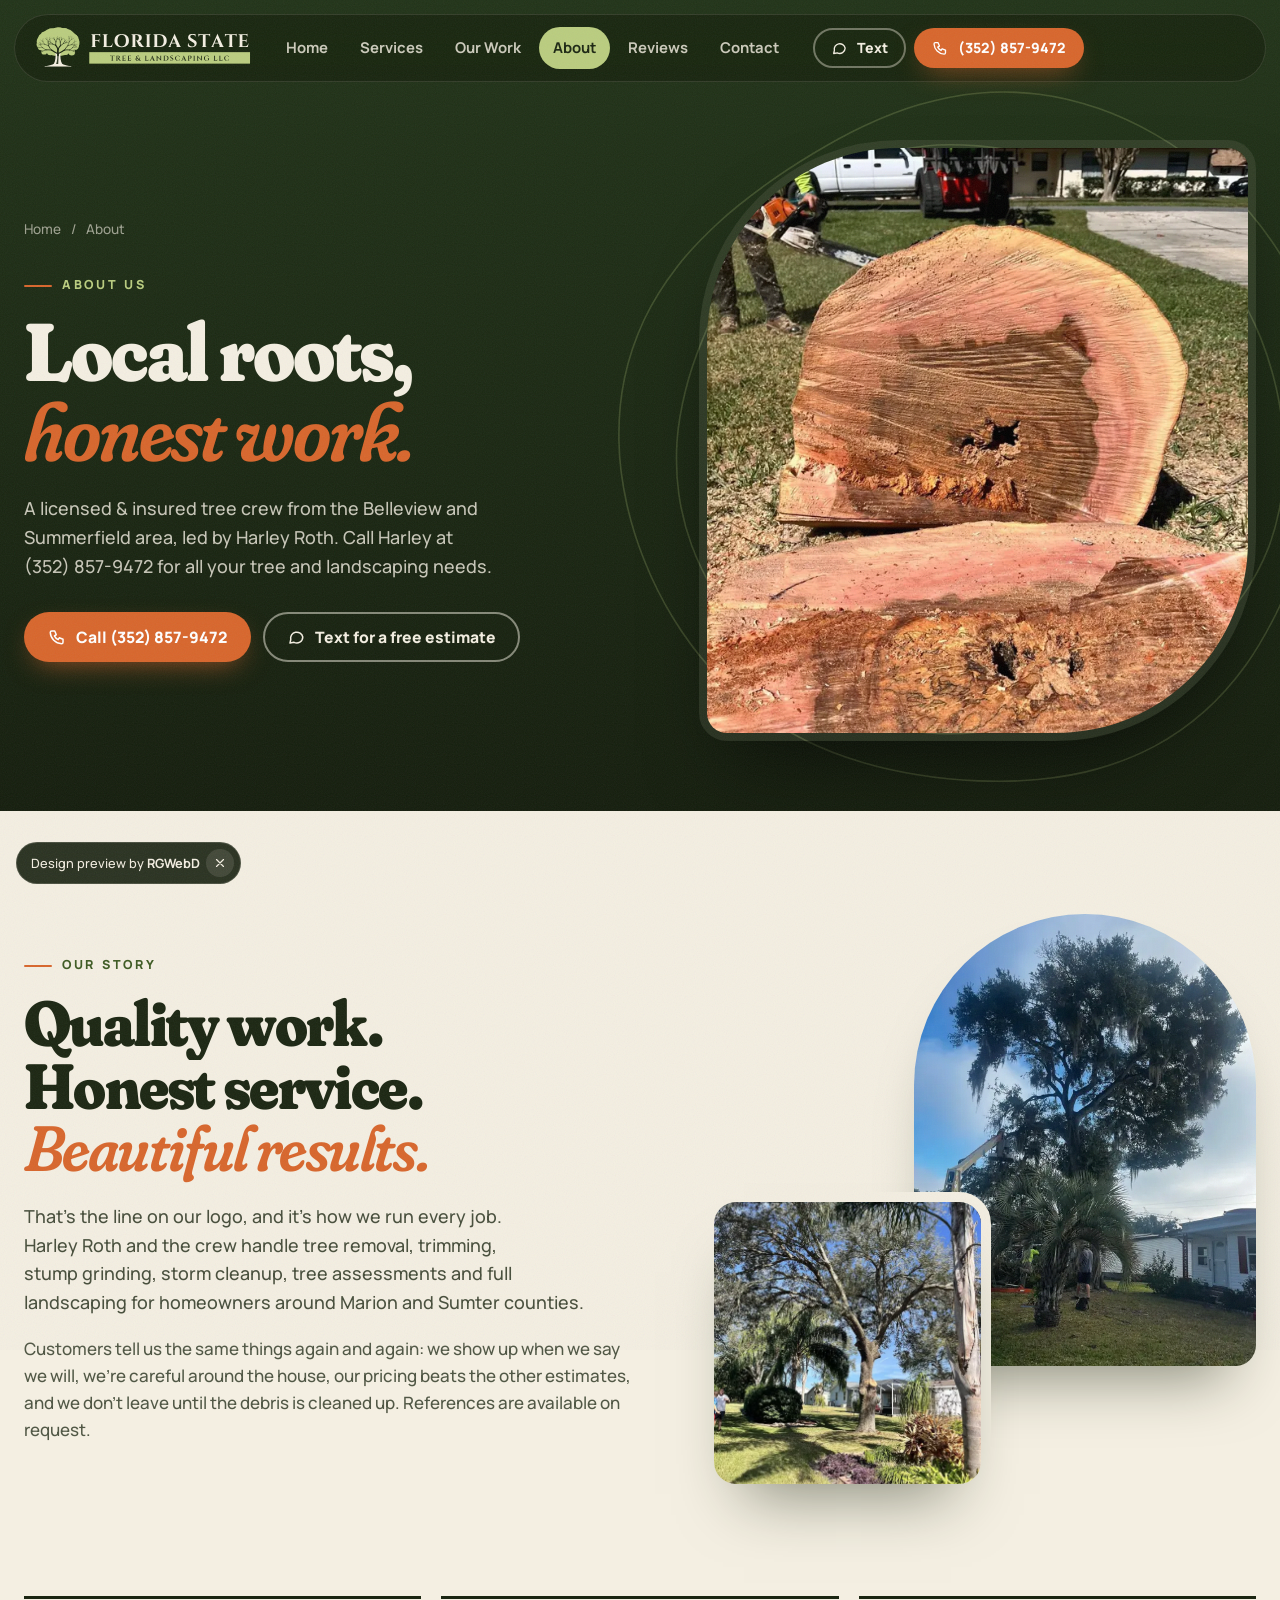
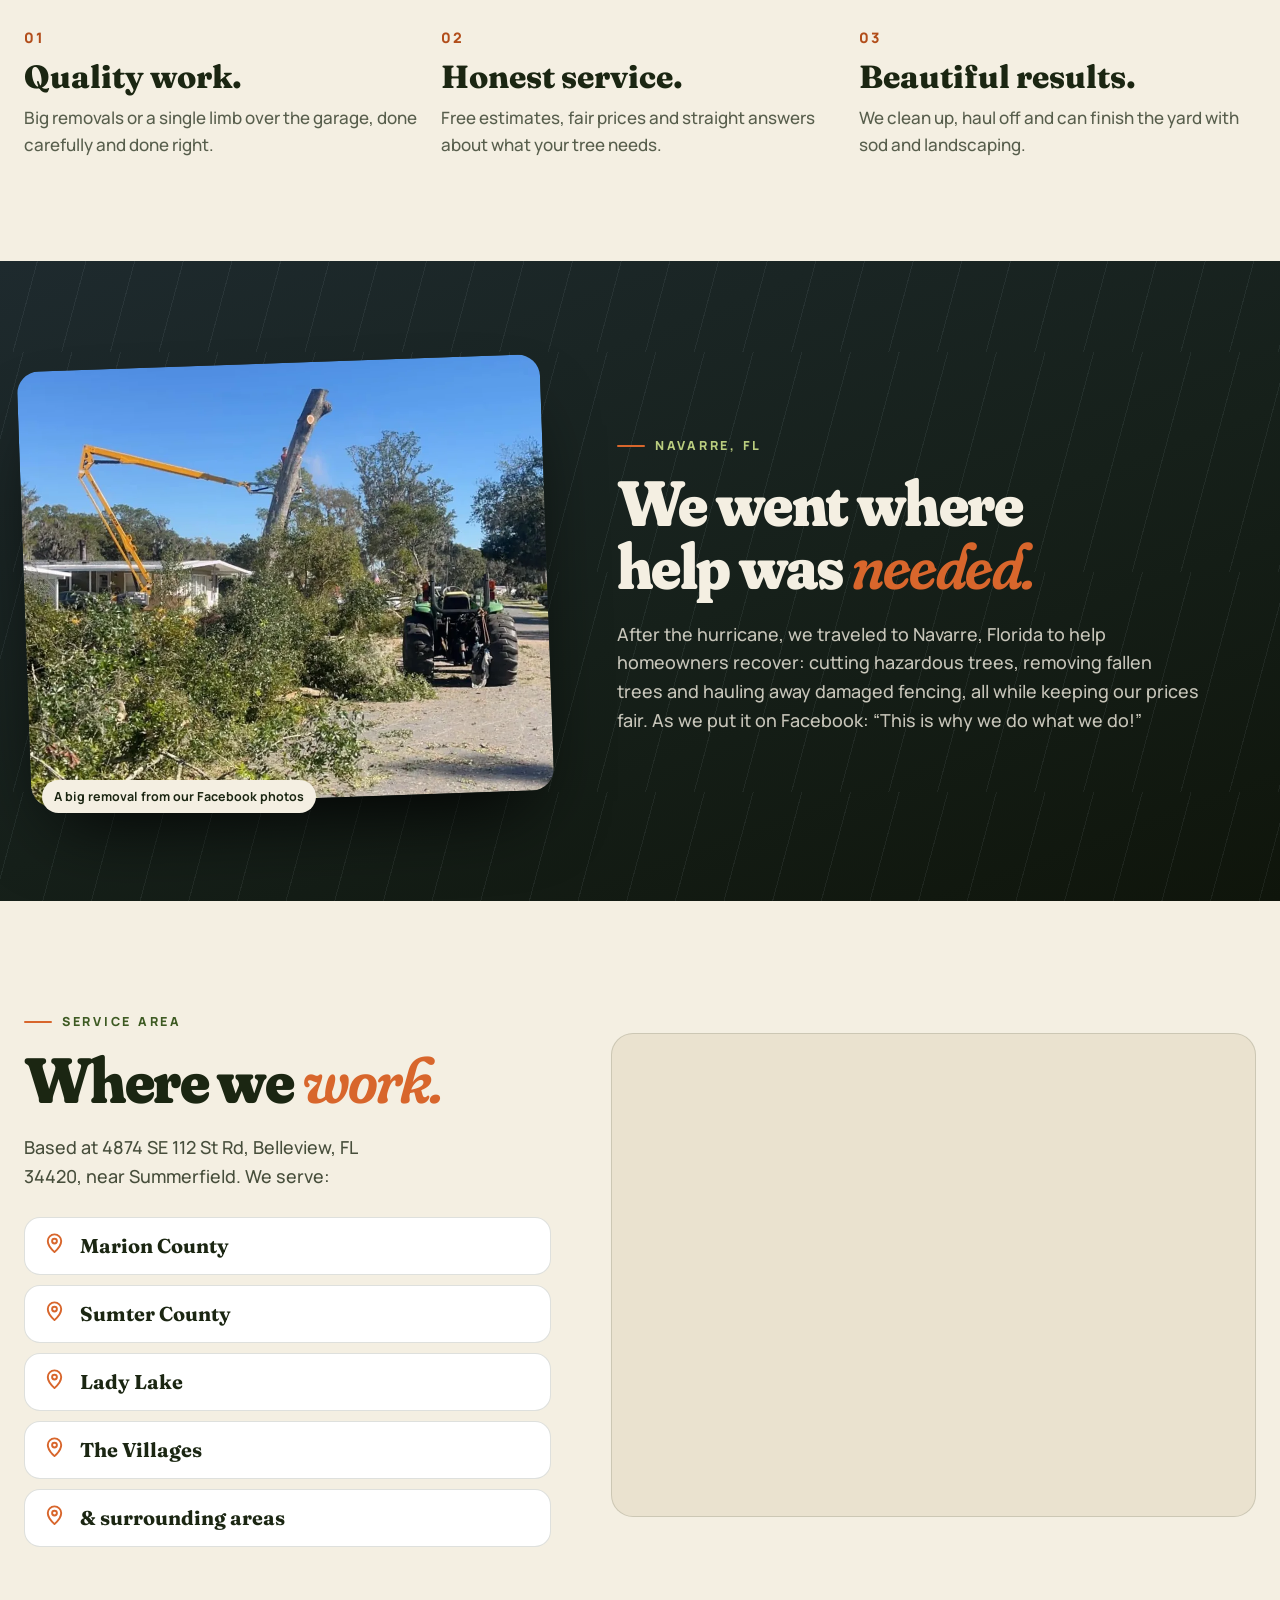
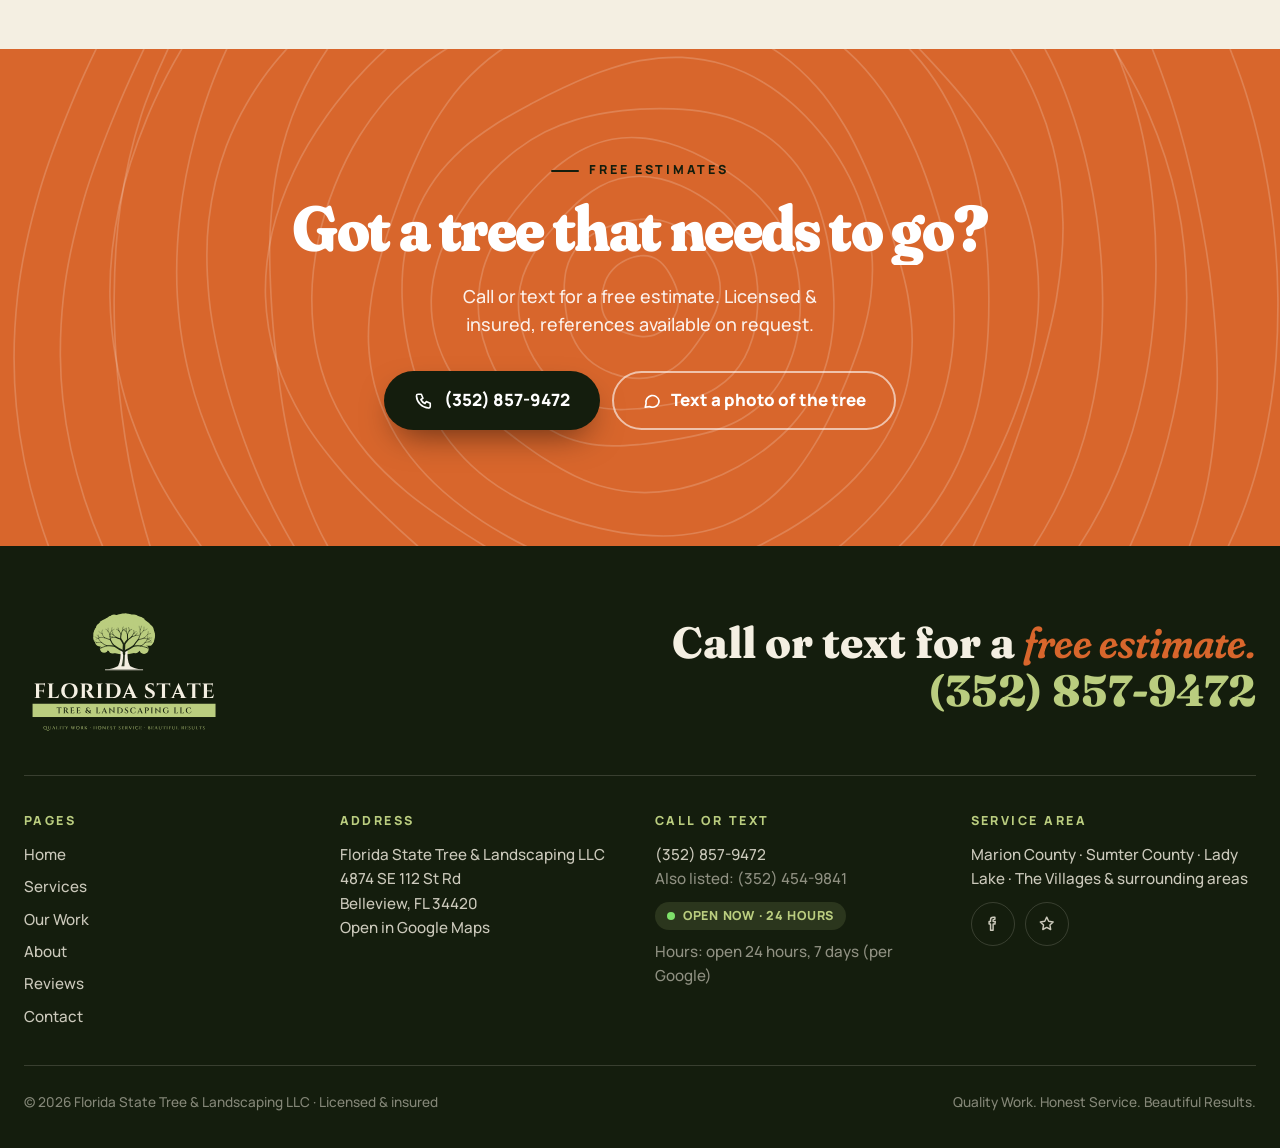
<file: about.html>
<!doctype html><html lang="en"><head><meta charset="utf-8">
<meta name="viewport" content="width=device-width,initial-scale=1,viewport-fit=cover">
<title>About Harley Roth &amp; the Crew | Florida State Tree &amp; Landscaping, Belleview FL</title><meta name="description" content="Florida State Tree &amp; Landscaping LLC is a licensed &amp; insured tree service from the Belleview and Summerfield area, run by Harley Roth. Serving Marion County, Sumter County, Lady Lake and The Villages.">
<link rel="canonical" href="https://rgwebd.github.io/floridastatetree-demo/about.html"><meta name="theme-color" content="#1B2612">
<meta property="og:type" content="website"><meta property="og:site_name" content="Florida State Tree &amp; Landscaping"><meta property="og:title" content="About Harley Roth &amp; the Crew | Florida State Tree &amp; Landscaping, Belleview FL"><meta property="og:description" content="Florida State Tree &amp; Landscaping LLC is a licensed &amp; insured tree service from the Belleview and Summerfield area, run by Harley Roth. Serving Marion County, Sumter County, Lady Lake and The Villages."><meta property="og:url" content="https://rgwebd.github.io/floridastatetree-demo/about.html"><meta property="og:image" content="https://rgwebd.github.io/floridastatetree-demo/img/og.jpg"><meta property="og:image:width" content="1200"><meta property="og:image:height" content="630"><meta property="og:locale" content="en_US">
<meta name="twitter:card" content="summary_large_image"><meta name="twitter:title" content="About Harley Roth &amp; the Crew | Florida State Tree &amp; Landscaping, Belleview FL"><meta name="twitter:description" content="Florida State Tree &amp; Landscaping LLC is a licensed &amp; insured tree service from the Belleview and Summerfield area, run by Harley Roth. Serving Marion County, Sumter County, Lady Lake and The Villages."><meta name="twitter:image" content="https://rgwebd.github.io/floridastatetree-demo/img/og.jpg">
<link rel="icon" href="favicon.svg" type="image/svg+xml"><link rel="icon" href="favicon.ico" sizes="any"><link rel="apple-touch-icon" href="apple-touch-icon.png">
<link rel="preconnect" href="https://fonts.googleapis.com"><link rel="preconnect" href="https://fonts.gstatic.com" crossorigin>
<link href="https://fonts.googleapis.com/css2?family=Fraunces:ital,opsz,wght,SOFT@0,9..144,300..900,0..100;1,9..144,300..900,0..100&family=Manrope:wght@400;500;600;700;800&display=swap" rel="stylesheet">
<link rel="stylesheet" href="styles.css?v=7"><script type="application/ld+json">{"@context": "https://schema.org", "@type": "HomeAndConstructionBusiness", "additionalType": "https://en.wikipedia.org/wiki/Arborist", "@id": "https://rgwebd.github.io/floridastatetree-demo/#business", "name": "Florida State Tree & Landscaping LLC", "alternateName": "Florida State Tree & Landscaping", "slogan": "Quality Work. Honest Service. Beautiful Results.", "description": "Licensed and insured tree service based in Belleview, Florida: tree removal, trimming, stump grinding, storm cleanup and emergency tree work, tree assessments and landscaping. Free estimates. Serving Marion County, Sumter County, Lady Lake and The Villages.", "url": "https://rgwebd.github.io/floridastatetree-demo/", "telephone": "+13528579472", "image": "https://rgwebd.github.io/floridastatetree-demo/img/og.jpg", "logo": "https://rgwebd.github.io/floridastatetree-demo/brand/logo-stacked.svg", "address": {"@type": "PostalAddress", "streetAddress": "4874 SE 112 St Rd", "addressLocality": "Belleview", "addressRegion": "FL", "postalCode": "34420", "addressCountry": "US"}, "geo": {"@type": "GeoCoordinates", "latitude": 29.0453038, "longitude": -82.0679205}, "areaServed": [{"@type": "AdministrativeArea", "name": "Marion County, FL"}, {"@type": "AdministrativeArea", "name": "Sumter County, FL"}, {"@type": "City", "name": "Lady Lake, FL"}, {"@type": "Place", "name": "The Villages, FL"}], "openingHoursSpecification": [{"@type": "OpeningHoursSpecification", "dayOfWeek": ["Monday", "Tuesday", "Wednesday", "Thursday", "Friday", "Saturday", "Sunday"], "opens": "00:00", "closes": "23:59"}], "hasMap": "https://www.google.com/maps/place/Florida+State+Tree+%26+Landscaping+LLC/@29.0453038,-82.0679205,17z/data=!4m6!3m5!1s0xfcb74f72141208b:0x3787b57b5eda292d", "sameAs": ["https://www.facebook.com/p/Florida-State-Tree-Landscaping-LLC-100083582852027/", "https://www.google.com/maps/place/Florida+State+Tree+%26+Landscaping+LLC/@29.0453038,-82.0679205,17z/data=!4m6!3m5!1s0xfcb74f72141208b:0x3787b57b5eda292d"], "aggregateRating": {"@type": "AggregateRating", "ratingValue": "5.0", "reviewCount": "22", "bestRating": "5"}, "hasOfferCatalog": {"@type": "OfferCatalog", "name": "Tree & landscaping services", "itemListElement": [{"@type": "Offer", "itemOffered": {"@type": "Service", "name": "Tree Removal", "description": "From big pines to palms, we take trees down safely in controlled sections, using an aerial lift where the job calls for it, and haul the wood and brush away."}}, {"@type": "Offer", "itemOffered": {"@type": "Service", "name": "Tree Trimming & Pruning", "description": "Branches hanging over the house, garage or lanai come off carefully, and the rest of the tree gets pruned to look right. Customers mention we even blow the debris off the roof and gutters."}}, {"@type": "Offer", "itemOffered": {"@type": "Service", "name": "Stump Grinding", "description": "Once a tree is down, the stump grinder chews the stump below grade so you can replant, lay sod or just mow over it."}}, {"@type": "Offer", "itemOffered": {"@type": "Service", "name": "Storm Cleanup & Emergency Tree Work", "description": "After a hurricane we cut hazardous trees, remove fallen ones and haul away damaged debris. We’ve traveled as far as Navarre, Florida to help homeowners after a storm."}}, {"@type": "Offer", "itemOffered": {"@type": "Service", "name": "Tree Assessments", "description": "We’ll look at the tree with you, talk through trimming versus removal, and give you an honest free estimate. One customer said we even gave ideas on what to plant in place of the trees."}}, {"@type": "Offer", "itemOffered": {"@type": "Service", "name": "Landscaping", "description": "Full landscaping to finish the job: fresh sod, planting beds, rock borders and palm care, so the yard looks better than before the trees came down."}}]}, "review": [{"@type": "Review", "author": {"@type": "Person", "name": "edward coleman"}, "reviewRating": {"@type": "Rating", "ratingValue": "5", "bestRating": "5"}, "reviewBody": "Have used Florida State Tree & Landscaping several times.  Harley Roth, Certified Arborist and his team did exceptional work trimming trees and bushes.  I've used them to remove five palms and three pine trees over the years and each time his knowledge and experience really paid off for this homeowner.  Great work and great results."}, {"@type": "Review", "author": {"@type": "Person", "name": "Brent Cleveland"}, "reviewRating": {"@type": "Rating", "ratingValue": "5", "bestRating": "5"}, "reviewBody": "They showed up with plenty of notice and got right to work trimming the tree above our home. Crew was very careful with the branches being cut above our garage so no damage was done to roof. Couldn’t beat the great price I was given when other companies were outrageous on just trimming. We are definitely using Florida State Tree Trimming for all other jobs in the future."}, {"@type": "Review", "author": {"@type": "Person", "name": "Tim & Jackie Blomlie"}, "reviewRating": {"@type": "Rating", "ratingValue": "5", "bestRating": "5"}, "reviewBody": "Harley did a fantastic job. They were on time and stayed late to finish getting all the debris up. They also went above and beyond and took other tree debris that I had laying around. Their pricing was the best from all the estimates I got, I would definitely use them again for any tree work that I have."}, {"@type": "Review", "author": {"@type": "Person", "name": "David Allsworth"}, "reviewRating": {"@type": "Rating", "ratingValue": "5", "bestRating": "5"}, "reviewBody": "They did a great job trimming branches from over the house and lanai / They pruned the other trees and blew debris off the house and gutters / Highly recommended"}]}</script><script type="application/ld+json">{"@context": "https://schema.org", "@type": "BreadcrumbList", "itemListElement": [{"@type": "ListItem", "position": 1, "name": "Home", "item": "https://rgwebd.github.io/floridastatetree-demo/"}, {"@type": "ListItem", "position": 2, "name": "About", "item": "https://rgwebd.github.io/floridastatetree-demo/about.html"}]}</script><script src="https://cosmiccallers.lovable.app/demo-track.js" data-demo="floridastatetree-demo" defer></script></head><body><a class="skip" href="#main">Skip to content</a><div class="vine" aria-hidden="true"><i></i></div><div class="grain" aria-hidden="true"></div>
<header class="nav"><div class="nav-in"><a class="brand" href="index.html" aria-label="Florida State Tree &amp; Landscaping home"><img src="brand/logo-horizontal-dark.svg" alt="Florida State Tree &amp; Landscaping LLC" width="300" height="76"></a>
<nav aria-label="Main"><ul><li><a href="index.html">Home</a></li><li><a href="services.html">Services</a></li><li><a href="work.html">Our Work</a></li><li><a href="about.html" aria-current=page>About</a></li><li><a href="reviews.html">Reviews</a></li><li><a href="contact.html">Contact</a></li></ul></nav>
<div class="acts"><a class="btn ghost sm" href="sms:+13528579472"><svg class="ic " viewBox="0 0 24 24" fill="none" stroke="currentColor" stroke-width="2" stroke-linecap="round" stroke-linejoin="round" aria-hidden="true"><path d="M21 12a8 8 0 0 1-11.6 7.1L4 20l1-4.6A8 8 0 1 1 21 12z"/></svg><span>Text</span></a><a class="btn wood sm mag" href="tel:+13528579472"><svg class="ic " viewBox="0 0 24 24" fill="none" stroke="currentColor" stroke-width="2" stroke-linecap="round" stroke-linejoin="round" aria-hidden="true"><path d="M5 4h4l2 5-2.5 1.5a11 11 0 0 0 5 5L15 13l5 2v4a2 2 0 0 1-2 2A16 16 0 0 1 3 6a2 2 0 0 1 2-2"/></svg><span>(352) 857-9472</span></a></div>
<button class="menu-btn" aria-expanded="false" aria-controls="mmenu" aria-label="Open menu"><i></i><i></i></button></div></header>
<div class="mmenu" id="mmenu" aria-hidden="true"><svg class="mm-rings" viewBox="-336.00000000000006 -336.00000000000006 672.0000000000001 672.0000000000001" aria-hidden="true" ><path d="M33.8 0.0C33.8 1.9 33.5 3.9 33.1 5.8C32.6 7.7 31.9 9.6 31.1 11.3C30.3 13.1 29.3 14.7 28.3 16.4C27.3 18.0 26.2 19.5 25.0 20.9C23.8 22.4 22.5 23.8 21.1 25.2C19.7 26.5 18.3 27.8 16.7 28.9C15.1 30.0 13.3 31.0 11.6 31.8C9.8 32.5 7.8 33.2 5.9 33.5C4.0 33.9 2.0 34.1 0.0 34.1C-2.0 34.1 -4.0 33.9 -5.9 33.5C-7.8 33.1 -9.8 32.6 -11.6 31.9C-13.5 31.2 -15.3 30.4 -16.9 29.4C-18.6 28.4 -20.3 27.2 -21.7 25.9C-23.2 24.6 -24.5 23.1 -25.6 21.5C-26.8 19.9 -27.7 18.2 -28.5 16.5C-29.3 14.7 -29.9 12.9 -30.3 11.0C-30.8 9.2 -31.1 7.4 -31.3 5.5C-31.6 3.7 -31.7 1.9 -31.8 0.0C-31.9 -1.9 -31.9 -3.7 -31.8 -5.6C-31.6 -7.5 -31.4 -9.4 -31.0 -11.3C-30.6 -13.2 -30.1 -15.1 -29.3 -16.9C-28.5 -18.7 -27.5 -20.5 -26.3 -22.1C-25.1 -23.6 -23.7 -25.1 -22.1 -26.4C-20.6 -27.7 -18.9 -28.8 -17.1 -29.7C-15.4 -30.6 -13.5 -31.3 -11.6 -31.9C-9.7 -32.5 -7.8 -33.0 -5.9 -33.3C-3.9 -33.5 -1.9 -33.7 -0.0 -33.6C1.9 -33.6 3.9 -33.4 5.8 -33.0C7.7 -32.6 9.6 -32.0 11.4 -31.2C13.1 -30.5 14.9 -29.6 16.5 -28.5C18.1 -27.5 19.6 -26.3 21.0 -25.0C22.4 -23.7 23.7 -22.4 25.0 -20.9C26.2 -19.5 27.4 -18.0 28.4 -16.4C29.5 -14.8 30.5 -13.1 31.3 -11.4C32.0 -9.6 32.7 -7.7 33.2 -5.8C33.6 -4.0 33.8 -1.9 33.8 0.0Z" style="--i:0"/><path d="M66.0 0.0C65.6 3.8 64.8 7.6 63.9 11.3C63.0 14.9 61.8 18.5 60.4 22.0C59.1 25.5 57.6 28.9 56.0 32.3C54.3 35.7 52.5 39.0 50.3 42.2C48.2 45.4 45.8 48.6 43.1 51.4C40.5 54.2 37.4 56.9 34.2 59.2C30.9 61.4 27.3 63.3 23.6 64.7C19.9 66.2 15.9 67.2 12.0 67.8C8.0 68.4 4.0 68.6 0.0 68.5C-4.0 68.4 -8.0 67.8 -11.8 67.0C-15.7 66.2 -19.5 65.1 -23.1 63.6C-26.8 62.1 -30.3 60.3 -33.6 58.2C-36.8 56.0 -39.9 53.5 -42.7 50.8C-45.4 48.1 -47.8 45.1 -50.0 42.0C-52.2 38.8 -54.0 35.5 -55.6 32.1C-57.3 28.8 -58.7 25.3 -59.9 21.8C-61.1 18.3 -62.2 14.8 -63.1 11.1C-64.0 7.5 -64.8 3.8 -65.3 0.0C-65.7 -3.8 -66.0 -7.7 -65.8 -11.6C-65.6 -15.5 -65.0 -19.5 -64.0 -23.3C-62.9 -27.1 -61.3 -30.9 -59.4 -34.3C-57.4 -37.7 -55.0 -41.0 -52.3 -43.9C-49.7 -46.8 -46.6 -49.4 -43.4 -51.8C-40.3 -54.1 -36.9 -56.2 -33.5 -58.0C-30.0 -59.8 -26.5 -61.4 -22.8 -62.7C-19.2 -64.0 -15.4 -65.1 -11.6 -65.8C-7.8 -66.5 -3.9 -66.9 -0.0 -66.9C3.9 -67.0 7.8 -66.6 11.6 -65.9C15.4 -65.1 19.2 -64.0 22.8 -62.6C26.4 -61.2 29.9 -59.4 33.2 -57.4C36.5 -55.5 39.6 -53.2 42.6 -50.8C45.6 -48.4 48.5 -45.7 51.1 -42.9C53.7 -40.0 56.1 -36.9 58.1 -33.6C60.2 -30.3 62.0 -26.7 63.3 -23.0C64.6 -19.4 65.4 -15.5 65.9 -11.6C66.3 -7.8 66.3 -3.8 66.0 0.0Z" style="--i:1"/><path d="M97.3 0.0C97.6 5.6 97.5 11.4 96.7 17.1C96.0 22.7 94.7 28.4 92.9 33.8C91.1 39.2 88.7 44.6 85.9 49.6C83.1 54.6 79.8 59.5 76.3 64.0C72.7 68.5 68.7 72.8 64.4 76.8C60.2 80.7 55.5 84.5 50.6 87.6C45.7 90.8 40.4 93.7 34.9 95.8C29.4 98.0 23.5 99.6 17.7 100.5C11.9 101.4 5.8 101.6 0.0 101.3C-5.8 101.0 -11.7 99.9 -17.4 98.5C-23.0 97.1 -28.5 95.1 -33.8 92.9C-39.2 90.8 -44.3 88.3 -49.3 85.5C-54.4 82.7 -59.3 79.7 -64.0 76.2C-68.6 72.8 -73.3 69.1 -77.3 64.9C-81.4 60.7 -85.3 56.0 -88.5 51.1C-91.6 46.1 -94.3 40.6 -96.2 35.0C-98.1 29.4 -99.3 23.5 -99.9 17.6C-100.5 11.8 -100.4 5.8 -99.9 0.0C-99.4 -5.8 -98.3 -11.5 -97.0 -17.1C-95.6 -22.7 -93.9 -28.1 -91.8 -33.4C-89.7 -38.7 -87.3 -43.9 -84.5 -48.8C-81.7 -53.7 -78.5 -58.5 -74.9 -62.9C-71.4 -67.3 -67.3 -71.4 -63.0 -75.1C-58.7 -78.8 -54.0 -82.2 -49.1 -85.1C-44.3 -88.1 -39.1 -90.6 -33.8 -92.8C-28.5 -94.9 -22.9 -96.8 -17.3 -98.2C-11.7 -99.7 -5.9 -100.8 -0.0 -101.4C5.9 -102.0 12.0 -102.3 17.9 -101.7C23.9 -101.2 30.0 -100.1 35.8 -98.3C41.5 -96.4 47.2 -93.8 52.3 -90.6C57.4 -87.3 62.1 -83.3 66.3 -79.0C70.4 -74.7 74.0 -69.7 77.2 -64.7C80.3 -59.8 82.9 -54.5 85.2 -49.2C87.5 -43.9 89.5 -38.6 91.1 -33.2C92.8 -27.8 94.2 -22.3 95.3 -16.8C96.3 -11.3 97.1 -5.6 97.3 0.0Z" style="--i:2"/><path d="M135.0 0.0C134.9 7.8 133.7 15.7 131.9 23.3C130.1 30.8 127.4 38.2 124.4 45.3C121.3 52.3 117.6 59.1 113.7 65.6C109.7 72.1 105.3 78.4 100.5 84.3C95.7 90.3 90.6 96.0 84.9 101.2C79.3 106.4 73.2 111.3 66.7 115.5C60.2 119.6 53.1 123.3 45.9 126.2C38.7 129.0 31.0 131.2 23.4 132.6C15.7 134.0 7.8 134.7 0.0 134.8C-7.8 135.0 -15.7 134.4 -23.5 133.3C-31.3 132.1 -39.1 130.4 -46.6 127.9C-54.1 125.5 -61.6 122.4 -68.5 118.6C-75.4 114.7 -82.1 110.1 -87.9 104.8C-93.8 99.5 -99.1 93.3 -103.6 86.9C-108.0 80.5 -111.7 73.3 -114.7 66.2C-117.7 59.1 -119.8 51.6 -121.5 44.2C-123.3 36.9 -124.4 29.5 -125.3 22.1C-126.3 14.7 -126.8 7.4 -127.1 0.0C-127.3 -7.4 -127.4 -14.9 -126.8 -22.4C-126.2 -29.9 -125.3 -37.5 -123.5 -45.0C-121.7 -52.4 -119.3 -60.0 -116.1 -67.0C-112.8 -74.0 -108.7 -81.0 -103.9 -87.2C-99.2 -93.4 -93.6 -99.3 -87.6 -104.4C-81.7 -109.6 -75.0 -114.2 -68.2 -118.2C-61.4 -122.2 -54.1 -125.6 -46.7 -128.3C-39.3 -131.0 -31.5 -133.2 -23.7 -134.6C-15.9 -135.9 -7.9 -136.6 -0.0 -136.4C7.9 -136.2 15.9 -135.1 23.5 -133.2C31.1 -131.4 38.6 -128.6 45.6 -125.3C52.6 -122.0 59.3 -117.9 65.6 -113.6C71.9 -109.3 77.7 -104.4 83.4 -99.4C89.0 -94.3 94.3 -89.0 99.3 -83.4C104.4 -77.7 109.2 -71.9 113.6 -65.6C117.9 -59.3 122.0 -52.6 125.2 -45.6C128.4 -38.5 131.1 -31.0 132.7 -23.4C134.4 -15.8 135.2 -7.8 135.0 0.0Z" style="--i:3"/><path d="M169.5 0.0C170.0 9.8 169.3 19.9 167.7 29.6C166.2 39.3 163.5 49.0 160.2 58.3C156.9 67.6 152.7 76.7 147.8 85.3C142.9 93.9 137.2 102.2 130.8 109.8C124.5 117.3 117.3 124.5 109.6 130.6C101.9 136.7 93.3 142.1 84.5 146.4C75.8 150.8 66.3 154.1 57.0 156.6C47.6 159.1 38.0 160.5 28.5 161.4C19.0 162.4 9.4 162.4 0.0 162.2C-9.4 161.9 -18.8 161.1 -28.2 159.8C-37.5 158.5 -46.9 156.8 -56.1 154.2C-65.3 151.7 -74.7 148.6 -83.4 144.4C-92.1 140.2 -100.7 135.1 -108.3 129.1C-116.0 123.1 -123.2 116.0 -129.2 108.5C-135.3 100.9 -140.5 92.3 -144.9 83.6C-149.2 75.0 -152.5 65.7 -155.3 56.5C-158.0 47.3 -160.0 37.9 -161.4 28.5C-162.8 19.0 -163.7 9.5 -163.9 0.0C-164.1 -9.5 -163.8 -19.2 -162.6 -28.7C-161.4 -38.2 -159.5 -47.8 -156.6 -57.0C-153.8 -66.2 -149.9 -75.4 -145.3 -83.9C-140.7 -92.4 -135.1 -100.6 -128.9 -108.2C-122.8 -115.7 -115.8 -122.7 -108.4 -129.1C-101.0 -135.5 -93.0 -141.4 -84.6 -146.6C-76.3 -151.7 -67.4 -156.4 -58.3 -160.1C-49.1 -163.8 -39.5 -166.9 -29.7 -168.7C-20.0 -170.5 -9.8 -171.4 -0.0 -171.0C9.8 -170.7 19.9 -169.0 29.3 -166.4C38.8 -163.8 48.0 -159.8 56.6 -155.4C65.1 -151.0 73.1 -145.5 80.8 -139.9C88.4 -134.3 95.4 -128.1 102.2 -121.8C109.0 -115.5 115.5 -109.0 121.7 -102.1C127.9 -95.3 134.0 -88.2 139.5 -80.5C145.0 -72.9 150.3 -64.8 154.5 -56.2C158.8 -47.7 162.5 -38.5 165.0 -29.1C167.5 -19.7 169.1 -9.8 169.5 0.0Z" style="--i:4"/><path d="M197.3 0.0C198.4 11.4 198.9 23.3 197.8 34.9C196.7 46.5 194.5 58.4 190.9 69.5C187.2 80.6 182.1 91.6 176.0 101.6C169.9 111.6 162.3 121.0 154.3 129.5C146.3 138.0 137.3 145.6 128.1 152.6C118.9 159.6 109.1 165.9 99.0 171.5C89.0 177.2 78.6 182.3 67.9 186.5C57.2 190.7 46.0 194.4 34.7 196.9C23.4 199.4 11.6 201.1 0.0 201.5C-11.6 201.8 -23.6 201.0 -35.1 199.1C-46.6 197.2 -58.1 193.9 -69.1 189.9C-80.1 185.8 -90.8 180.6 -100.9 174.8C-111.1 169.0 -120.8 162.2 -129.9 154.8C-139.0 147.5 -147.8 139.3 -155.5 130.5C-163.2 121.6 -170.4 112.0 -176.2 101.8C-182.1 91.6 -187.0 80.5 -190.4 69.3C-193.9 58.1 -195.9 46.3 -196.8 34.7C-197.7 23.2 -197.1 11.3 -195.9 0.0C-194.6 -11.3 -192.1 -22.5 -189.3 -33.4C-186.6 -44.3 -183.1 -54.8 -179.3 -65.3C-175.5 -75.7 -171.4 -86.0 -166.5 -96.1C-161.7 -106.3 -156.5 -116.5 -150.3 -126.1C-144.0 -135.7 -137.0 -145.3 -129.0 -153.8C-121.0 -162.2 -111.9 -170.3 -102.2 -176.9C-92.4 -183.6 -81.5 -189.3 -70.5 -193.6C-59.4 -197.9 -47.5 -201.0 -35.8 -203.0C-24.0 -204.9 -11.9 -205.7 -0.0 -205.4C11.9 -205.2 23.9 -203.9 35.6 -201.6C47.2 -199.3 58.8 -196.1 69.8 -191.7C80.7 -187.4 91.5 -181.9 101.3 -175.5C111.2 -169.2 120.5 -161.6 128.7 -153.4C137.0 -145.3 144.4 -136.1 151.0 -126.7C157.5 -117.3 163.1 -107.2 168.1 -97.1C173.2 -86.9 177.4 -76.5 181.2 -66.0C185.1 -55.4 188.5 -44.7 191.1 -33.7C193.8 -22.7 196.1 -11.4 197.3 0.0Z" style="--i:5"/><path d="M239.4 0.0C237.8 13.8 234.2 27.6 230.1 40.6C225.9 53.6 220.4 66.1 214.5 78.1C208.7 90.1 202.2 101.6 195.2 112.7C188.2 123.8 180.8 134.6 172.6 144.8C164.4 155.0 155.6 165.0 146.0 174.0C136.3 183.0 125.9 191.5 114.7 198.7C103.5 205.9 91.4 212.1 79.0 217.1C66.6 222.1 53.5 225.8 40.3 228.5C27.1 231.1 13.5 232.6 0.0 233.0C-13.5 233.5 -27.3 232.9 -40.8 231.1C-54.3 229.4 -67.9 226.7 -81.0 222.6C-94.1 218.5 -107.2 213.2 -119.2 206.5C-131.3 199.8 -142.9 191.7 -153.2 182.6C-163.5 173.5 -172.9 162.9 -181.0 151.9C-189.1 140.9 -195.9 128.7 -201.8 116.5C-207.8 104.4 -212.5 91.6 -216.6 78.9C-220.8 66.1 -224.1 53.1 -226.7 40.0C-229.3 26.8 -231.4 13.5 -232.3 0.0C-233.1 -13.5 -233.4 -27.3 -232.0 -40.9C-230.5 -54.5 -228.0 -68.4 -223.7 -81.4C-219.4 -94.4 -213.5 -107.4 -206.3 -119.1C-199.1 -130.8 -190.2 -141.8 -180.7 -151.6C-171.2 -161.5 -160.4 -170.2 -149.3 -178.0C-138.3 -185.8 -126.5 -192.5 -114.6 -198.5C-102.7 -204.5 -90.4 -209.6 -77.9 -213.9C-65.4 -218.2 -52.5 -221.8 -39.5 -224.3C-26.6 -226.7 -13.2 -228.4 -0.0 -228.7C13.2 -228.9 26.7 -228.1 39.9 -226.0C53.0 -223.9 66.1 -220.6 78.7 -216.3C91.4 -212.0 103.7 -206.5 115.7 -200.3C127.6 -194.1 139.2 -187.0 150.3 -179.1C161.3 -171.2 172.2 -162.5 182.0 -152.7C191.9 -143.0 201.4 -132.4 209.3 -120.8C217.2 -109.3 224.3 -96.6 229.4 -83.5C234.4 -70.4 238.0 -56.2 239.7 -42.3C241.3 -28.3 241.0 -13.8 239.4 0.0Z" style="--i:6"/><path d="M259.4 0.0C259.7 15.0 258.9 30.3 256.6 45.2C254.3 60.2 250.6 75.1 245.8 89.5C241.0 103.8 234.7 117.9 227.6 131.4C220.5 144.9 212.3 158.0 203.2 170.5C194.1 182.9 184.1 195.1 173.0 206.2C162.0 217.4 150.0 228.2 137.0 237.4C124.1 246.5 109.9 255.0 95.1 261.3C80.3 267.5 64.3 272.3 48.5 274.8C32.6 277.3 15.9 277.6 0.0 276.2C-15.9 274.8 -31.9 271.0 -47.0 266.3C-62.0 261.6 -76.5 255.0 -90.3 248.1C-104.1 241.2 -117.2 233.2 -129.8 224.8C-142.4 216.5 -154.5 207.6 -166.1 197.9C-177.6 188.3 -188.9 178.1 -199.0 167.0C-209.2 155.9 -219.0 144.0 -227.2 131.2C-235.4 118.4 -242.7 104.6 -248.4 90.4C-254.1 76.2 -258.3 61.1 -261.1 46.0C-264.0 31.0 -265.3 15.4 -265.4 0.0C-265.6 -15.4 -264.4 -31.0 -262.1 -46.2C-259.8 -61.5 -256.4 -76.8 -251.6 -91.6C-246.9 -106.4 -240.9 -121.1 -233.5 -134.8C-226.1 -148.6 -217.3 -162.0 -207.2 -173.9C-197.2 -185.8 -185.5 -196.9 -173.2 -206.4C-160.9 -216.0 -147.2 -224.1 -133.4 -231.1C-119.6 -238.1 -105.0 -243.6 -90.4 -248.4C-75.8 -253.1 -60.8 -256.7 -45.8 -259.6C-30.7 -262.5 -15.4 -264.6 -0.0 -265.6C15.4 -266.6 31.2 -266.9 46.8 -265.4C62.4 -264.0 78.4 -261.4 93.5 -256.8C108.5 -252.1 123.6 -245.8 137.3 -237.8C150.9 -229.8 163.8 -219.7 175.2 -208.8C186.6 -197.9 196.6 -185.2 205.4 -172.4C214.2 -159.5 221.6 -145.6 228.0 -131.7C234.5 -117.8 239.8 -103.4 244.3 -88.9C248.8 -74.5 252.4 -59.8 254.9 -45.0C257.5 -30.1 259.2 -15.0 259.4 0.0Z" style="--i:7"/><path d="M293.3 0.0C293.4 17.0 292.0 34.1 289.7 51.1C287.3 68.0 283.9 84.9 279.3 101.7C274.7 118.4 269.2 135.2 262.1 151.4C255.1 167.5 246.8 183.8 236.7 198.6C226.7 213.5 214.9 228.0 201.6 240.3C188.4 252.5 173.1 263.6 157.2 272.2C141.3 280.8 123.6 287.3 106.2 291.8C88.8 296.3 70.5 298.3 52.8 299.2C35.1 300.1 17.3 298.9 0.0 297.1C-17.3 295.3 -34.2 292.1 -50.8 288.3C-67.4 284.4 -83.8 279.7 -99.7 273.9C-115.6 268.1 -131.4 261.5 -146.3 253.4C-161.2 245.4 -175.9 236.1 -189.2 225.5C-202.6 214.9 -215.2 202.9 -226.4 190.0C-237.6 177.1 -247.7 162.8 -256.5 148.1C-265.4 133.4 -273.0 117.7 -279.4 101.7C-285.9 85.7 -291.2 69.0 -295.2 52.0C-299.1 35.1 -302.0 17.5 -303.0 0.0C-304.0 -17.5 -303.6 -35.6 -301.0 -53.1C-298.5 -70.5 -294.0 -88.2 -287.7 -104.7C-281.4 -121.2 -272.8 -137.3 -263.2 -152.0C-253.5 -166.6 -241.9 -180.3 -229.8 -192.8C-217.7 -205.4 -204.3 -216.7 -190.7 -227.2C-177.1 -237.8 -162.8 -247.5 -148.0 -256.4C-133.3 -265.3 -118.1 -273.6 -102.2 -280.7C-86.3 -287.7 -69.6 -294.1 -52.6 -298.4C-35.6 -302.8 -17.7 -306.0 -0.0 -306.7C17.7 -307.4 36.0 -306.2 53.4 -302.8C70.8 -299.5 88.2 -293.7 104.3 -286.7C120.5 -279.6 136.0 -270.4 150.4 -260.5C164.8 -250.6 178.2 -239.1 190.7 -227.2C203.2 -215.3 214.8 -202.5 225.3 -189.1C235.9 -175.7 245.7 -161.5 254.1 -146.7C262.5 -131.9 270.0 -116.3 275.8 -100.4C281.6 -84.4 286.0 -67.7 288.9 -50.9C291.9 -34.2 293.1 -17.0 293.3 0.0Z" style="--i:8"/></svg><nav aria-label="Mobile"><a class="mm-l" href="index.html" style="--d:0"><span>01</span>Home</a><a class="mm-l" href="services.html" style="--d:1"><span>02</span>Services</a><a class="mm-l" href="work.html" style="--d:2"><span>03</span>Our Work</a><a class="mm-l" href="about.html" aria-current=page style="--d:3"><span>04</span>About</a><a class="mm-l" href="reviews.html" style="--d:4"><span>05</span>Reviews</a><a class="mm-l" href="contact.html" style="--d:5"><span>06</span>Contact</a></nav>
<div class="mm-foot"><a class="btn wood" href="tel:+13528579472"><svg class="ic " viewBox="0 0 24 24" fill="none" stroke="currentColor" stroke-width="2" stroke-linecap="round" stroke-linejoin="round" aria-hidden="true"><path d="M5 4h4l2 5-2.5 1.5a11 11 0 0 0 5 5L15 13l5 2v4a2 2 0 0 1-2 2A16 16 0 0 1 3 6a2 2 0 0 1 2-2"/></svg>Call (352) 857-9472</a><a class="btn ghost" href="sms:+13528579472"><svg class="ic " viewBox="0 0 24 24" fill="none" stroke="currentColor" stroke-width="2" stroke-linecap="round" stroke-linejoin="round" aria-hidden="true"><path d="M21 12a8 8 0 0 1-11.6 7.1L4 20l1-4.6A8 8 0 1 1 21 12z"/></svg>Text for a free estimate</a></div></div><main id="main">
<section class="phero" aria-labelledby="ph-h"><div class="wrap phero-in">
<div class="ph-copy"><nav class="crumbs" aria-label="Breadcrumb"><a href="index.html">Home</a><span aria-hidden="true">/</span><span aria-current="page">About</span></nav>
<span class="eyebrow">About us</span><h1 class="h1 split" id="ph-h"><span class="ln"><span>Local roots,</span></span><span class="ln"><span><em>honest work.</em></span></span></h1><p class="lede rv">A licensed &amp; insured tree crew from the Belleview and Summerfield area, led by Harley Roth. Call Harley at (352) 857-9472 for all your tree and landscaping needs.</p>
<div class="cta-row rv d1"><a class="btn wood mag" href="tel:+13528579472"><svg class="ic " viewBox="0 0 24 24" fill="none" stroke="currentColor" stroke-width="2" stroke-linecap="round" stroke-linejoin="round" aria-hidden="true"><path d="M5 4h4l2 5-2.5 1.5a11 11 0 0 0 5 5L15 13l5 2v4a2 2 0 0 1-2 2A16 16 0 0 1 3 6a2 2 0 0 1 2-2"/></svg>Call (352) 857-9472</a><a class="btn line" href="sms:+13528579472"><svg class="ic " viewBox="0 0 24 24" fill="none" stroke="currentColor" stroke-width="2" stroke-linecap="round" stroke-linejoin="round" aria-hidden="true"><path d="M21 12a8 8 0 0 1-11.6 7.1L4 20l1-4.6A8 8 0 1 1 21 12z"/></svg>Text for a free estimate</a></div></div>
<figure class="ph-photo rv"><svg class="ph-rings" viewBox="-291.20000000000005 -291.20000000000005 582.4000000000001 582.4000000000001" aria-hidden="true" ><path d="M36.0 0.0C36.0 2.1 36.0 4.2 35.8 6.3C35.5 8.4 35.2 10.5 34.5 12.6C33.9 14.6 33.1 16.6 32.1 18.5C31.0 20.4 29.8 22.2 28.4 23.8C27.0 25.5 25.5 27.0 23.8 28.4C22.2 29.8 20.4 31.1 18.6 32.2C16.7 33.3 14.8 34.3 12.8 35.1C10.8 35.9 8.7 36.6 6.5 37.0C4.4 37.4 2.2 37.6 0.0 37.6C-2.2 37.6 -4.4 37.3 -6.5 36.8C-8.6 36.4 -10.7 35.6 -12.7 34.8C-14.7 34.0 -16.6 33.0 -18.4 31.9C-20.2 30.8 -22.0 29.5 -23.7 28.2C-25.4 26.9 -27.0 25.5 -28.5 23.9C-30.0 22.4 -31.5 20.7 -32.7 18.9C-34.0 17.1 -35.1 15.1 -35.9 13.1C-36.7 11.0 -37.3 8.8 -37.6 6.6C-37.9 4.5 -37.9 2.2 -37.7 0.0C-37.5 -2.2 -37.0 -4.4 -36.4 -6.4C-35.8 -8.5 -35.0 -10.5 -34.1 -12.4C-33.3 -14.4 -32.3 -16.2 -31.2 -18.0C-30.1 -19.8 -28.9 -21.5 -27.6 -23.1C-26.2 -24.7 -24.8 -26.3 -23.3 -27.7C-21.7 -29.1 -20.0 -30.4 -18.2 -31.6C-16.4 -32.7 -14.5 -33.7 -12.5 -34.4C-10.6 -35.2 -8.5 -35.9 -6.4 -36.4C-4.3 -36.8 -2.2 -37.1 -0.0 -37.3C2.2 -37.5 4.4 -37.5 6.6 -37.3C8.8 -37.1 11.0 -36.7 13.2 -36.1C15.3 -35.5 17.4 -34.7 19.4 -33.6C21.4 -32.5 23.2 -31.2 24.9 -29.6C26.5 -28.1 27.9 -26.3 29.2 -24.5C30.4 -22.6 31.4 -20.6 32.2 -18.6C33.0 -16.6 33.6 -14.5 34.2 -12.4C34.7 -10.4 35.1 -8.3 35.4 -6.2C35.7 -4.2 35.9 -2.1 36.0 0.0Z" style="--i:0"/><path d="M73.8 0.0C73.5 4.3 72.9 8.5 72.1 12.7C71.3 16.9 70.3 21.0 69.0 25.1C67.7 29.2 66.2 33.3 64.3 37.1C62.4 41.0 60.1 44.8 57.5 48.2C54.8 51.7 51.8 54.9 48.4 57.7C45.1 60.5 41.4 63.0 37.5 65.0C33.7 67.1 29.6 68.7 25.5 69.9C21.3 71.2 17.1 72.1 12.8 72.7C8.6 73.2 4.3 73.5 0.0 73.4C-4.3 73.4 -8.6 73.0 -12.7 72.3C-16.9 71.5 -21.1 70.4 -25.1 68.9C-29.1 67.4 -32.9 65.5 -36.6 63.3C-40.2 61.1 -43.6 58.5 -46.8 55.7C-50.0 53.0 -52.9 49.9 -55.6 46.7C-58.4 43.5 -60.9 40.1 -63.3 36.6C-65.7 33.0 -67.9 29.3 -69.9 25.4C-71.8 21.5 -73.6 17.4 -74.8 13.2C-76.1 9.0 -77.0 4.5 -77.3 0.0C-77.7 -4.5 -77.5 -9.1 -76.7 -13.5C-75.9 -17.9 -74.4 -22.4 -72.6 -26.4C-70.7 -30.5 -68.3 -34.4 -65.6 -37.9C-63.0 -41.4 -59.9 -44.7 -56.8 -47.7C-53.7 -50.6 -50.3 -53.3 -46.9 -55.8C-43.4 -58.3 -39.9 -60.6 -36.2 -62.6C-32.5 -64.6 -28.6 -66.5 -24.7 -67.9C-20.8 -69.4 -16.7 -70.5 -12.6 -71.3C-8.5 -72.1 -4.2 -72.5 -0.0 -72.5C4.2 -72.6 8.5 -72.2 12.6 -71.6C16.8 -70.9 20.9 -70.0 25.0 -68.7C29.1 -67.5 33.1 -66.0 37.0 -64.1C40.9 -62.3 44.8 -60.1 48.3 -57.6C51.9 -55.1 55.4 -52.2 58.4 -49.0C61.4 -45.8 64.2 -42.1 66.4 -38.3C68.6 -34.5 70.3 -30.3 71.5 -26.0C72.8 -21.8 73.5 -17.4 73.9 -13.0C74.2 -8.7 74.1 -4.3 73.8 0.0Z" style="--i:1"/><path d="M113.9 0.0C113.6 6.6 112.4 13.2 110.7 19.5C108.9 25.8 106.4 31.9 103.6 37.7C100.7 43.5 97.3 48.9 93.8 54.1C90.2 59.4 86.3 64.3 82.3 69.0C78.2 73.8 74.0 78.4 69.4 82.7C64.9 87.1 60.1 91.3 54.9 95.0C49.7 98.7 44.1 102.2 38.2 104.9C32.3 107.6 25.9 109.7 19.6 111.1C13.2 112.4 6.5 112.9 0.0 112.8C-6.5 112.6 -13.1 111.6 -19.4 110.2C-25.8 108.8 -32.0 106.7 -38.0 104.3C-43.9 101.9 -49.7 99.0 -55.3 95.8C-60.8 92.5 -66.2 88.9 -71.3 84.9C-76.3 80.9 -81.2 76.5 -85.4 71.7C-89.7 66.9 -93.7 61.6 -97.0 56.0C-100.4 50.5 -103.2 44.4 -105.4 38.4C-107.6 32.3 -109.2 25.8 -110.3 19.4C-111.4 13.1 -111.9 6.5 -112.1 0.0C-112.2 -6.5 -111.8 -13.1 -110.9 -19.6C-110.0 -26.0 -108.7 -32.6 -106.7 -38.8C-104.7 -45.1 -102.1 -51.4 -98.8 -57.1C-95.6 -62.8 -91.6 -68.3 -87.1 -73.1C-82.6 -77.9 -77.4 -82.2 -72.0 -85.8C-66.6 -89.4 -60.7 -92.4 -54.8 -94.9C-48.9 -97.4 -42.8 -99.2 -36.7 -100.9C-30.7 -102.5 -24.6 -103.7 -18.5 -104.7C-12.3 -105.7 -6.2 -106.6 -0.0 -107.0C6.2 -107.4 12.6 -107.6 18.9 -107.1C25.2 -106.7 31.7 -105.9 38.0 -104.3C44.2 -102.7 50.5 -100.5 56.4 -97.6C62.2 -94.8 67.9 -91.2 73.1 -87.1C78.3 -83.1 83.1 -78.4 87.4 -73.4C91.8 -68.4 95.7 -62.9 99.1 -57.2C102.4 -51.5 105.4 -45.4 107.7 -39.2C110.0 -33.0 111.8 -26.4 112.9 -19.9C113.9 -13.4 114.3 -6.6 113.9 0.0Z" style="--i:2"/><path d="M155.0 0.0C155.1 8.9 154.0 18.1 152.0 26.8C150.1 35.5 146.9 44.1 143.3 52.2C139.7 60.2 135.2 68.0 130.4 75.3C125.5 82.5 120.0 89.4 114.1 95.8C108.2 102.1 101.8 108.1 95.1 113.3C88.3 118.5 81.0 123.3 73.4 127.2C65.9 131.1 57.9 134.3 49.8 136.8C41.7 139.3 33.4 140.9 25.1 142.1C16.8 143.2 8.4 143.7 0.0 143.7C-8.4 143.7 -16.7 143.3 -25.1 142.3C-33.5 141.3 -41.9 140.0 -50.2 137.8C-58.4 135.7 -66.9 133.1 -74.7 129.5C-82.6 125.9 -90.5 121.5 -97.5 116.2C-104.5 110.9 -111.1 104.6 -116.6 97.9C-122.2 91.1 -126.9 83.3 -130.8 75.5C-134.7 67.7 -137.7 59.3 -140.0 51.0C-142.4 42.7 -144.0 34.1 -145.1 25.6C-146.3 17.1 -146.9 8.5 -147.0 0.0C-147.1 -8.5 -146.8 -17.2 -145.7 -25.7C-144.6 -34.2 -143.0 -42.9 -140.5 -51.1C-138.0 -59.4 -134.6 -67.7 -130.5 -75.3C-126.3 -83.0 -121.2 -90.3 -115.5 -97.0C-109.9 -103.6 -103.4 -109.7 -96.6 -115.1C-89.8 -120.5 -82.3 -125.3 -74.7 -129.4C-67.1 -133.6 -59.1 -137.2 -51.0 -140.1C-42.8 -142.9 -34.4 -145.2 -25.9 -146.7C-17.4 -148.1 -8.6 -148.8 -0.0 -148.6C8.6 -148.3 17.3 -147.2 25.6 -145.2C33.9 -143.2 42.1 -140.2 49.8 -136.8C57.5 -133.3 64.8 -128.9 71.8 -124.4C78.8 -119.8 85.4 -114.7 91.8 -109.4C98.2 -104.1 104.4 -98.5 110.3 -92.5C116.2 -86.5 122.0 -80.3 127.2 -73.4C132.4 -66.6 137.5 -59.3 141.6 -51.5C145.6 -43.7 149.1 -35.3 151.4 -26.7C153.6 -18.1 154.9 -8.9 155.0 0.0Z" style="--i:3"/><path d="M182.7 0.0C181.8 10.6 179.8 21.1 177.5 31.3C175.2 41.5 172.3 51.6 168.8 61.4C165.4 71.3 161.6 81.1 156.9 90.6C152.3 100.1 147.1 109.5 140.9 118.2C134.7 126.9 127.7 135.4 119.9 142.9C112.2 150.4 103.4 157.3 94.2 163.2C85.0 169.0 75.0 173.9 64.8 177.9C54.6 181.9 43.8 185.0 33.0 187.1C22.2 189.3 11.0 190.6 0.0 190.8C-11.0 191.0 -22.3 190.4 -33.2 188.5C-44.1 186.7 -55.2 183.8 -65.4 179.6C-75.6 175.5 -85.6 170.1 -94.6 163.8C-103.5 157.5 -111.8 149.9 -119.2 142.0C-126.5 134.1 -132.9 125.2 -138.7 116.4C-144.5 107.5 -149.4 98.2 -154.0 88.9C-158.6 79.6 -162.7 70.2 -166.4 60.6C-170.1 50.9 -173.5 41.2 -176.3 31.1C-179.0 21.0 -181.4 10.6 -182.6 0.0C-183.8 -10.6 -184.3 -21.6 -183.4 -32.3C-182.5 -43.1 -180.4 -54.1 -177.1 -64.5C-173.9 -74.8 -169.2 -85.1 -163.8 -94.5C-158.3 -104.0 -151.6 -113.0 -144.5 -121.2C-137.3 -129.5 -129.3 -137.1 -120.9 -144.1C-112.5 -151.0 -103.4 -157.4 -94.0 -162.8C-84.6 -168.3 -74.6 -173.1 -64.4 -176.8C-54.1 -180.5 -43.4 -183.4 -32.6 -185.1C-21.9 -186.7 -10.8 -187.2 -0.0 -186.7C10.8 -186.3 21.7 -184.5 32.1 -182.2C42.6 -179.8 52.8 -176.3 62.8 -172.5C72.7 -168.6 82.4 -164.0 91.7 -158.9C101.1 -153.7 110.2 -148.1 118.9 -141.6C127.5 -135.2 135.9 -128.2 143.3 -120.3C150.8 -112.4 157.8 -103.6 163.4 -94.3C169.0 -85.0 173.6 -74.7 176.9 -64.4C180.2 -54.1 182.2 -43.0 183.1 -32.3C184.1 -21.6 183.7 -10.6 182.7 0.0Z" style="--i:4"/><path d="M228.5 0.0C229.2 13.2 229.0 26.9 227.1 40.0C225.2 53.2 222.0 66.7 217.3 79.1C212.5 91.5 206.0 103.7 198.5 114.6C191.0 125.5 181.7 135.6 172.1 144.4C162.5 153.3 151.6 160.9 140.8 167.8C130.0 174.7 118.6 180.4 107.2 185.7C95.9 191.0 84.4 195.6 72.7 199.8C61.1 204.0 49.3 207.9 37.2 210.8C25.1 213.8 12.6 216.4 0.0 217.6C-12.6 218.8 -25.7 219.2 -38.4 218.0C-51.2 216.8 -64.2 214.3 -76.6 210.5C-89.0 206.6 -101.2 201.3 -112.6 195.0C-124.0 188.8 -134.9 181.2 -145.1 172.9C-155.2 164.6 -164.7 155.3 -173.3 145.4C-181.9 135.6 -189.9 124.8 -196.7 113.6C-203.5 102.3 -209.5 90.2 -214.0 77.9C-218.5 65.5 -221.8 52.4 -223.6 39.4C-225.4 26.4 -225.7 13.0 -224.9 0.0C-224.0 -13.0 -221.5 -26.0 -218.4 -38.5C-215.3 -51.0 -211.0 -63.2 -206.2 -75.0C-201.4 -86.9 -195.8 -98.4 -189.7 -109.5C-183.5 -120.7 -176.9 -131.7 -169.2 -142.0C-161.6 -152.3 -153.3 -162.5 -143.9 -171.5C-134.6 -180.5 -124.2 -189.0 -113.1 -195.9C-102.0 -202.7 -89.7 -208.5 -77.4 -212.6C-65.0 -216.7 -51.8 -219.2 -38.9 -220.5C-26.0 -221.9 -12.8 -221.5 -0.0 -220.5C12.8 -219.5 25.4 -217.2 37.8 -214.4C50.2 -211.6 62.3 -208.0 74.2 -203.7C86.0 -199.5 97.8 -194.6 109.0 -188.8C120.2 -182.9 131.3 -176.3 141.5 -168.6C151.7 -161.0 161.5 -152.3 170.2 -142.9C178.9 -133.4 186.9 -122.8 193.7 -111.8C200.6 -100.8 206.4 -89.0 211.3 -76.9C216.1 -64.8 220.0 -52.1 222.9 -39.3C225.8 -26.5 227.8 -13.2 228.5 0.0Z" style="--i:5"/><path d="M257.8 0.0C256.7 14.9 254.3 29.8 251.2 44.3C248.2 58.8 244.3 73.1 239.6 87.2C234.8 101.3 229.5 115.2 222.9 128.7C216.2 142.1 208.8 155.5 199.9 167.7C191.0 179.9 180.7 191.8 169.4 201.8C158.0 211.9 145.1 221.0 131.7 228.2C118.4 235.3 103.7 240.9 89.2 245.0C74.7 249.2 59.5 251.5 44.6 253.0C29.7 254.5 14.8 254.5 0.0 254.0C-14.8 253.4 -29.5 252.0 -44.0 249.6C-58.6 247.3 -73.1 244.2 -87.3 239.9C-101.5 235.6 -115.7 230.3 -129.1 223.6C-142.5 216.9 -155.7 209.0 -167.6 199.8C-179.6 190.6 -190.9 180.0 -201.0 168.7C-211.1 157.3 -220.2 144.8 -228.2 131.7C-236.1 118.7 -243.1 104.8 -248.8 90.6C-254.6 76.3 -259.4 61.4 -262.6 46.3C-265.9 31.2 -268.1 15.5 -268.3 0.0C-268.6 -15.5 -267.4 -31.5 -264.2 -46.6C-261.1 -61.7 -255.9 -76.9 -249.4 -90.8C-242.9 -104.7 -234.3 -117.9 -225.1 -129.9C-215.9 -142.0 -205.0 -152.8 -194.2 -162.9C-183.3 -173.1 -171.7 -182.0 -159.9 -190.6C-148.2 -199.2 -136.2 -207.0 -123.8 -214.5C-111.4 -221.9 -98.8 -229.0 -85.6 -235.2C-72.3 -241.3 -58.6 -247.1 -44.3 -251.2C-30.0 -255.3 -15.0 -258.6 -0.0 -259.9C15.0 -261.2 30.6 -261.0 45.7 -259.1C60.8 -257.2 76.0 -253.4 90.4 -248.4C104.9 -243.4 119.0 -236.7 132.3 -229.1C145.6 -221.5 158.4 -212.6 170.2 -202.8C182.0 -193.1 193.3 -182.2 203.2 -170.5C213.2 -158.8 222.4 -146.1 229.9 -132.7C237.4 -119.4 243.7 -104.9 248.3 -90.4C252.9 -75.8 255.8 -60.4 257.4 -45.4C259.0 -30.3 258.8 -14.9 257.8 0.0Z" style="--i:6"/></svg><div class="ph-frame"><img src="img/f03.webp" srcset="img/f03-s.webp 696w, img/f03.webp 1536w" sizes="(max-width:860px) 100vw, 46vw" width="1536" height="1590" alt="Crew member with a chainsaw behind two big fresh-cut tree rounds" fetchpriority="high" style="object-position:50% 60%"></div></figure>
</div></section>
<section class="sec story" aria-labelledby="sy-h"><div class="wrap story-in"><div class="story-copy"><span class="eyebrow rv">Our story</span><h2 class="h2 split" id="sy-h"><span class="ln"><span>Quality work.</span></span><span class="ln"><span>Honest service.</span></span><span class="ln"><span><em>Beautiful results.</em></span></span></h2>
<p class="lede rv">That’s the line on our logo, and it’s how we run every job. Harley Roth and the crew handle tree removal, trimming, stump grinding, storm cleanup, tree assessments and full landscaping for homeowners around Marion and Sumter counties.</p>
<p class="rv">Customers tell us the same things again and again: we show up when we say we will, we’re careful around the house, our pricing beats the other estimates, and we don’t leave until the debris is cleaned up. References are available on request.</p></div>
<div class="story-art"><figure class="st-a1 rv"><img src="img/f04-s.webp" width="540" height="720" alt="Aerial lift raised into a large live oak with Spanish moss beside a home" loading="lazy" decoding="async"></figure><figure class="st-a2 rv d1"><img src="img/f11-s.webp" width="540" height="720" alt="Front yard with planting beds, palms and large shade trees" loading="lazy" decoding="async"></figure></div></div></section>
<section class="sec vals-sec" aria-label="Our values"><div class="wrap vals"><div class="val rv d0"><span class="val-n">01</span><h3>Quality work.</h3><p>Big removals or a single limb over the garage, done carefully and done right.</p></div><div class="val rv d1"><span class="val-n">02</span><h3>Honest service.</h3><p>Free estimates, fair prices and straight answers about what your tree needs.</p></div><div class="val rv d2"><span class="val-n">03</span><h3>Beautiful results.</h3><p>We clean up, haul off and can finish the yard with sod and landscaping.</p></div></div></section>
<section class="storm" aria-labelledby="nv-h"><div class="rain" aria-hidden="true"></div><div class="flash" aria-hidden="true"></div><div class="wrap storm-in">
<figure class="st-photo rv"><img src="img/f16.webp" srcset="img/f16-s.webp 405w, img/f16.webp 900w" sizes="(max-width:860px) 100vw, 42vw" width="900" height="1600" alt="Aerial lift and tractor working on a tall trunk being taken down in sections" loading="lazy" decoding="async"><figcaption>A big removal from our Facebook photos</figcaption></figure>
<div class="st-copy"><span class="eyebrow light rv">Navarre, FL</span><h2 class="h2 split" id="nv-h"><span class="ln"><span>We went where</span></span><span class="ln"><span>help was <em>needed.</em></span></span></h2>
<p class="lede rv">After the hurricane, we traveled to Navarre, Florida to help homeowners recover: cutting hazardous trees, removing fallen trees and hauling away damaged fencing, all while keeping our prices fair. As we put it on Facebook: “This is why we do what we do!”</p></div></div></section>
<section class="sec area" aria-labelledby="ar-h"><div class="wrap area-in"><div><span class="eyebrow rv">Service area</span><h2 class="h2 split" id="ar-h"><span class="ln"><span>Where we <em>work.</em></span></span></h2><p class="lede rv">Based at 4874 SE 112 St Rd, Belleview, FL 34420, near Summerfield. We serve:</p><ul class="areas"><li class="rv d0"><span><svg class="ic " viewBox="0 0 24 24" fill="none" stroke="currentColor" stroke-width="2" stroke-linecap="round" stroke-linejoin="round" aria-hidden="true"><path d="M12 21s-7-6.2-7-11.5A7 7 0 0 1 19 9.5C19 14.8 12 21 12 21z"/><circle cx="12" cy="9.5" r="2.5"/></svg></span>Marion County</li><li class="rv d1"><span><svg class="ic " viewBox="0 0 24 24" fill="none" stroke="currentColor" stroke-width="2" stroke-linecap="round" stroke-linejoin="round" aria-hidden="true"><path d="M12 21s-7-6.2-7-11.5A7 7 0 0 1 19 9.5C19 14.8 12 21 12 21z"/><circle cx="12" cy="9.5" r="2.5"/></svg></span>Sumter County</li><li class="rv d2"><span><svg class="ic " viewBox="0 0 24 24" fill="none" stroke="currentColor" stroke-width="2" stroke-linecap="round" stroke-linejoin="round" aria-hidden="true"><path d="M12 21s-7-6.2-7-11.5A7 7 0 0 1 19 9.5C19 14.8 12 21 12 21z"/><circle cx="12" cy="9.5" r="2.5"/></svg></span>Lady Lake</li><li class="rv d3"><span><svg class="ic " viewBox="0 0 24 24" fill="none" stroke="currentColor" stroke-width="2" stroke-linecap="round" stroke-linejoin="round" aria-hidden="true"><path d="M12 21s-7-6.2-7-11.5A7 7 0 0 1 19 9.5C19 14.8 12 21 12 21z"/><circle cx="12" cy="9.5" r="2.5"/></svg></span>The Villages</li><li class="rv d4"><span><svg class="ic " viewBox="0 0 24 24" fill="none" stroke="currentColor" stroke-width="2" stroke-linecap="round" stroke-linejoin="round" aria-hidden="true"><path d="M12 21s-7-6.2-7-11.5A7 7 0 0 1 19 9.5C19 14.8 12 21 12 21z"/><circle cx="12" cy="9.5" r="2.5"/></svg></span>&amp; surrounding areas</li></ul></div>
<div class="map rv"><iframe title="Map of Florida State Tree &amp; Landscaping in Belleview, FL" src="https://maps.google.com/maps?q=4874+SE+112+St+Rd,+Belleview,+FL+34420&amp;z=12&amp;output=embed" loading="lazy" referrerpolicy="no-referrer-when-downgrade"></iframe></div></div></section>
<section class="cta" aria-labelledby="cta-h"><svg class="cta-rings draw" viewBox="-582.4000000000001 -582.4000000000001 1164.8000000000002 1164.8000000000002" aria-hidden="true" ><path d="M31.8 0.0C32.0 1.8 32.0 3.7 31.7 5.6C31.5 7.4 31.1 9.3 30.5 11.1C29.9 12.9 29.2 14.6 28.3 16.3C27.4 18.0 26.3 19.6 25.2 21.1C24.0 22.7 22.8 24.1 21.4 25.5C20.0 26.8 18.4 28.0 16.8 29.0C15.1 30.0 13.3 30.9 11.5 31.5C9.6 32.1 7.7 32.4 5.7 32.6C3.8 32.8 1.9 32.7 0.0 32.5C-1.9 32.3 -3.7 31.9 -5.5 31.5C-7.4 31.0 -9.1 30.5 -10.9 29.9C-12.6 29.3 -14.4 28.7 -16.1 27.9C-17.8 27.1 -19.5 26.2 -21.1 25.1C-22.7 24.1 -24.2 22.8 -25.5 21.4C-26.8 20.0 -28.0 18.4 -28.9 16.7C-29.8 15.0 -30.5 13.1 -31.0 11.3C-31.5 9.4 -31.7 7.5 -31.8 5.6C-31.9 3.7 -31.7 1.8 -31.6 0.0C-31.4 -1.8 -31.2 -3.6 -30.8 -5.4C-30.4 -7.2 -30.0 -9.0 -29.4 -10.7C-28.9 -12.4 -28.2 -14.2 -27.4 -15.8C-26.5 -17.4 -25.6 -19.0 -24.4 -20.5C-23.3 -22.0 -22.0 -23.4 -20.7 -24.6C-19.3 -25.9 -17.8 -27.0 -16.2 -28.0C-14.6 -29.1 -12.9 -30.0 -11.2 -30.8C-9.5 -31.6 -7.7 -32.4 -5.8 -32.9C-3.9 -33.5 -2.0 -34.0 -0.0 -34.1C2.0 -34.3 4.0 -34.3 6.0 -34.0C8.0 -33.7 10.0 -33.1 11.8 -32.3C13.5 -31.5 15.3 -30.3 16.8 -29.1C18.3 -27.8 19.6 -26.3 20.8 -24.8C22.0 -23.3 23.0 -21.7 24.0 -20.1C24.9 -18.5 25.8 -17.0 26.6 -15.4C27.4 -13.8 28.2 -12.2 28.9 -10.5C29.6 -8.9 30.2 -7.2 30.7 -5.4C31.2 -3.7 31.6 -1.8 31.8 0.0Z" style="--i:0"/><path d="M65.9 0.0C65.4 3.8 64.3 7.6 63.0 11.1C61.7 14.6 59.9 18.0 58.2 21.2C56.4 24.4 54.5 27.4 52.5 30.3C50.6 33.3 48.6 36.2 46.5 39.0C44.4 41.9 42.3 44.8 39.9 47.6C37.5 50.3 34.9 53.1 32.0 55.5C29.1 57.9 25.9 60.1 22.5 61.9C19.1 63.6 15.4 65.0 11.6 65.9C7.9 66.8 3.9 67.3 0.0 67.3C-3.9 67.4 -7.9 67.0 -11.7 66.3C-15.5 65.6 -19.3 64.5 -23.0 63.2C-26.7 61.8 -30.3 60.2 -33.6 58.2C-36.9 56.2 -40.2 53.9 -43.0 51.3C-45.9 48.6 -48.5 45.6 -50.6 42.5C-52.8 39.3 -54.6 35.8 -56.1 32.4C-57.5 28.9 -58.5 25.2 -59.4 21.6C-60.3 18.0 -60.9 14.4 -61.4 10.8C-61.9 7.2 -62.2 3.6 -62.4 0.0C-62.6 -3.6 -62.8 -7.3 -62.6 -11.0C-62.3 -14.7 -62.0 -18.6 -61.1 -22.2C-60.2 -25.9 -59.0 -29.7 -57.2 -33.0C-55.5 -36.4 -53.2 -39.7 -50.7 -42.6C-48.2 -45.4 -45.1 -47.9 -42.0 -50.1C-39.0 -52.3 -35.5 -54.1 -32.2 -55.7C-28.8 -57.3 -25.3 -58.6 -21.7 -59.7C-18.2 -60.9 -14.7 -61.9 -11.0 -62.6C-7.4 -63.4 -3.7 -64.1 -0.0 -64.3C3.7 -64.6 7.6 -64.6 11.3 -64.2C15.1 -63.8 18.9 -63.0 22.5 -61.8C26.1 -60.7 29.7 -59.1 33.0 -57.2C36.4 -55.3 39.5 -53.1 42.5 -50.7C45.5 -48.2 48.3 -45.5 50.9 -42.7C53.4 -39.8 55.9 -36.7 57.9 -33.5C60.0 -30.2 61.9 -26.7 63.3 -23.0C64.6 -19.4 65.7 -15.5 66.1 -11.7C66.5 -7.8 66.5 -3.8 65.9 0.0Z" style="--i:1"/><path d="M97.5 0.0C97.5 5.7 97.2 11.4 96.5 17.0C95.7 22.7 94.7 28.4 93.1 33.9C91.4 39.4 89.3 44.9 86.6 50.0C83.8 55.0 80.4 60.0 76.5 64.2C72.6 68.4 67.9 72.2 63.1 75.3C58.4 78.3 53.0 80.7 47.8 82.7C42.5 84.7 37.1 86.1 31.8 87.3C26.5 88.6 21.2 89.4 15.9 90.2C10.6 91.1 5.4 91.8 0.0 92.3C-5.4 92.7 -10.9 93.2 -16.4 93.1C-22.0 92.9 -27.7 92.6 -33.3 91.4C-38.8 90.3 -44.5 88.6 -49.8 86.2C-55.0 83.9 -60.2 80.8 -64.8 77.3C-69.5 73.7 -73.8 69.5 -77.6 65.1C-81.4 60.7 -84.8 55.8 -87.8 50.7C-90.8 45.6 -93.3 40.2 -95.3 34.7C-97.3 29.2 -98.9 23.4 -99.7 17.6C-100.6 11.8 -100.8 5.8 -100.4 0.0C-99.9 -5.8 -98.6 -11.6 -96.9 -17.1C-95.1 -22.5 -92.6 -27.8 -89.8 -32.7C-87.1 -37.6 -83.8 -42.1 -80.6 -46.5C-77.3 -50.9 -73.8 -54.9 -70.3 -59.0C-66.8 -63.0 -63.2 -66.9 -59.4 -70.8C-55.6 -74.6 -51.7 -78.5 -47.3 -81.9C-43.0 -85.4 -38.3 -88.8 -33.3 -91.5C-28.3 -94.1 -22.8 -96.4 -17.2 -97.8C-11.7 -99.2 -5.7 -99.9 -0.0 -99.9C5.7 -99.8 11.6 -98.9 17.2 -97.7C22.8 -96.4 28.3 -94.4 33.5 -92.2C38.8 -89.9 43.9 -87.3 48.7 -84.4C53.6 -81.5 58.3 -78.3 62.7 -74.7C67.1 -71.2 71.4 -67.3 75.2 -63.1C78.9 -58.8 82.4 -54.1 85.3 -49.2C88.1 -44.3 90.5 -39.0 92.4 -33.6C94.2 -28.2 95.4 -22.6 96.3 -17.0C97.1 -11.4 97.5 -5.7 97.5 0.0Z" style="--i:2"/><path d="M132.6 0.0C132.8 7.7 132.5 15.5 131.5 23.2C130.6 30.9 129.1 38.7 126.7 46.1C124.3 53.5 121.3 61.0 117.3 67.7C113.4 74.4 108.4 80.9 102.9 86.4C97.5 91.8 90.9 96.6 84.4 100.5C77.8 104.5 70.5 107.4 63.4 109.9C56.4 112.4 49.1 114.0 42.0 115.5C35.0 117.1 28.0 118.1 21.0 119.2C14.0 120.3 7.1 121.3 0.0 122.0C-7.1 122.6 -14.4 123.3 -21.7 123.2C-29.1 123.0 -36.7 122.6 -44.1 121.1C-51.5 119.6 -59.0 117.4 -66.0 114.2C-72.9 111.1 -79.7 107.0 -85.8 102.3C-91.9 97.6 -97.6 92.0 -102.6 86.1C-107.7 80.3 -112.2 73.7 -116.1 67.0C-120.1 60.4 -123.5 53.2 -126.2 45.9C-128.9 38.7 -131.1 31.0 -132.4 23.3C-133.6 15.7 -134.2 7.7 -133.7 0.0C-133.3 -7.7 -131.9 -15.5 -129.8 -22.9C-127.7 -30.2 -124.6 -37.4 -121.2 -44.1C-117.8 -50.8 -113.6 -57.1 -109.4 -63.1C-105.1 -69.2 -100.6 -74.8 -95.8 -80.4C-91.1 -86.0 -86.3 -91.4 -81.0 -96.6C-75.8 -101.7 -70.3 -106.9 -64.3 -111.3C-58.3 -115.8 -51.8 -120.1 -44.9 -123.3C-38.0 -126.5 -30.5 -129.1 -23.0 -130.5C-15.5 -131.9 -7.6 -132.2 -0.0 -131.7C7.6 -131.3 15.2 -129.6 22.5 -127.6C29.8 -125.6 36.8 -122.7 43.6 -119.7C50.3 -116.6 56.8 -113.1 63.2 -109.4C69.5 -105.7 75.7 -101.7 81.6 -97.3C87.5 -92.8 93.4 -88.1 98.6 -82.7C103.8 -77.4 108.8 -71.5 113.0 -65.2C117.2 -58.9 120.8 -52.0 123.6 -45.0C126.5 -37.9 128.6 -30.4 130.1 -22.9C131.5 -15.4 132.3 -7.7 132.6 0.0Z" style="--i:3"/><path d="M160.3 0.0C160.6 9.3 160.5 18.8 159.4 28.1C158.4 37.5 156.7 47.0 153.9 56.0C151.2 65.1 147.4 74.1 142.7 82.4C138.0 90.7 132.2 98.5 125.9 105.6C119.6 112.7 112.3 119.1 104.8 124.9C97.4 130.7 89.3 135.8 81.0 140.4C72.8 144.9 64.2 148.9 55.4 152.1C46.5 155.3 37.4 158.0 28.1 159.6C18.9 161.2 9.3 162.0 0.0 161.7C-9.3 161.4 -18.8 159.9 -27.8 157.6C-36.8 155.4 -45.6 151.9 -53.9 148.0C-62.2 144.2 -70.1 139.5 -77.7 134.7C-85.4 129.9 -92.7 124.6 -100.0 119.2C-107.3 113.8 -114.6 108.2 -121.5 102.0C-128.5 95.8 -135.6 89.3 -141.9 81.9C-148.1 74.6 -154.3 66.5 -159.0 57.9C-163.6 49.2 -167.6 39.6 -169.8 29.9C-172.1 20.3 -173.0 9.9 -172.6 0.0C-172.2 -9.9 -170.2 -20.0 -167.4 -29.5C-164.7 -39.0 -160.6 -48.2 -156.1 -56.8C-151.7 -65.5 -146.5 -73.7 -140.9 -81.4C-135.4 -89.1 -129.3 -96.4 -122.9 -103.1C-116.4 -109.8 -109.5 -116.1 -102.1 -121.7C-94.8 -127.2 -86.9 -132.2 -78.7 -136.4C-70.6 -140.5 -62.0 -143.9 -53.3 -146.5C-44.7 -149.2 -35.8 -151.1 -26.9 -152.5C-18.0 -154.0 -9.1 -154.8 -0.0 -155.4C9.1 -155.9 18.2 -156.1 27.4 -155.6C36.7 -155.2 46.2 -154.5 55.6 -152.7C64.9 -150.9 74.6 -148.4 83.5 -144.6C92.4 -140.9 101.4 -135.9 109.1 -130.0C116.8 -124.0 123.9 -116.7 129.8 -108.9C135.6 -101.1 140.4 -92.2 144.3 -83.3C148.2 -74.4 150.9 -65.0 153.2 -55.8C155.5 -46.5 157.0 -37.2 158.1 -27.9C159.3 -18.6 160.1 -9.3 160.3 0.0Z" style="--i:4"/><path d="M190.9 0.0C189.6 11.0 186.9 21.9 183.9 32.4C180.9 42.9 177.1 53.0 173.2 63.0C169.2 73.0 165.0 82.8 160.2 92.5C155.5 102.3 150.7 112.1 144.8 121.5C139.0 131.0 132.7 140.6 125.2 149.2C117.7 157.7 109.1 166.1 99.7 172.7C90.3 179.4 79.7 185.1 68.9 189.2C58.0 193.2 46.2 195.6 34.7 196.9C23.2 198.2 11.4 197.8 0.0 196.8C-11.4 195.9 -22.7 193.7 -33.7 191.2C-44.7 188.7 -55.6 185.5 -66.1 181.7C-76.7 178.0 -87.3 173.7 -97.3 168.5C-107.3 163.3 -117.3 157.4 -126.3 150.5C-135.3 143.6 -143.9 135.6 -151.3 127.0C-158.8 118.4 -165.4 108.7 -171.0 98.7C-176.5 88.7 -181.0 78.0 -184.7 67.2C-188.4 56.5 -191.2 45.3 -193.2 34.1C-195.2 22.9 -196.5 11.4 -196.8 0.0C-197.1 -11.4 -196.7 -23.1 -194.8 -34.4C-193.0 -45.6 -190.2 -57.1 -185.9 -67.7C-181.7 -78.2 -176.0 -88.6 -169.4 -97.8C-162.8 -107.0 -154.7 -115.4 -146.5 -122.9C-138.2 -130.4 -128.9 -136.7 -119.8 -142.7C-110.7 -148.7 -101.2 -153.8 -91.7 -158.9C-82.3 -164.0 -72.9 -168.7 -63.1 -173.3C-53.2 -177.8 -43.3 -182.4 -32.8 -186.1C-22.3 -189.8 -11.3 -193.4 -0.0 -195.5C11.3 -197.5 23.3 -198.7 34.9 -198.2C46.6 -197.6 58.7 -195.6 69.9 -192.1C81.2 -188.6 92.3 -183.4 102.4 -177.3C112.5 -171.3 122.0 -163.7 130.7 -155.7C139.3 -147.7 147.2 -138.7 154.3 -129.4C161.3 -120.1 167.6 -110.1 172.9 -99.8C178.2 -89.5 182.7 -78.6 185.8 -67.6C189.0 -56.6 191.1 -45.1 191.9 -33.8C192.8 -22.6 192.2 -11.0 190.9 0.0Z" style="--i:5"/><path d="M221.8 0.0C223.9 12.9 225.6 26.4 225.1 39.7C224.7 53.0 222.9 66.9 219.2 79.8C215.5 92.7 209.8 105.5 202.9 117.2C196.1 128.8 187.3 139.6 178.1 149.4C168.9 159.2 158.4 168.0 147.7 176.0C137.0 184.0 125.7 191.2 114.1 197.6C102.5 204.0 90.5 209.8 78.1 214.5C65.7 219.2 52.8 223.3 39.8 225.8C26.8 228.3 13.3 229.7 0.0 229.7C-13.3 229.6 -26.8 228.0 -39.7 225.3C-52.7 222.6 -65.5 218.4 -77.7 213.5C-90.0 208.7 -101.8 202.7 -113.2 196.1C-124.7 189.6 -135.8 182.4 -146.3 174.3C-156.8 166.3 -167.1 157.6 -176.3 147.9C-185.4 138.2 -194.1 127.5 -201.1 116.1C-208.0 104.6 -213.9 92.0 -217.8 79.3C-221.7 66.5 -223.8 52.8 -224.5 39.6C-225.2 26.4 -223.9 12.9 -222.0 0.0C-220.2 -12.9 -216.8 -25.4 -213.4 -37.6C-210.0 -49.9 -205.9 -61.6 -201.7 -73.4C-197.4 -85.2 -193.1 -96.9 -187.9 -108.5C-182.8 -120.1 -177.4 -132.0 -170.7 -143.2C-163.9 -154.4 -156.3 -165.7 -147.4 -175.7C-138.5 -185.6 -128.2 -195.1 -117.2 -202.9C-106.1 -210.7 -93.6 -217.3 -80.9 -222.4C-68.3 -227.5 -54.6 -231.0 -41.1 -233.4C-27.7 -235.7 -13.7 -236.7 -0.0 -236.5C13.7 -236.3 27.6 -235.0 41.0 -232.4C54.4 -229.7 67.8 -225.9 80.3 -220.7C92.9 -215.5 105.1 -208.8 116.1 -201.1C127.0 -193.3 137.2 -183.9 146.0 -174.0C154.9 -164.2 162.4 -153.0 169.1 -141.9C175.9 -130.9 181.3 -119.2 186.5 -107.7C191.7 -96.2 196.1 -84.6 200.4 -73.0C204.8 -61.3 209.0 -49.6 212.5 -37.5C216.1 -25.3 219.7 -12.9 221.8 0.0Z" style="--i:6"/><path d="M259.2 0.0C260.2 15.0 260.2 30.5 258.3 45.6C256.5 60.6 253.1 75.9 248.2 90.3C243.3 104.8 236.5 118.9 228.8 132.1C221.2 145.3 211.9 157.9 202.1 169.6C192.2 181.2 181.3 192.2 169.7 202.3C158.2 212.3 145.8 221.8 132.7 229.9C119.6 237.9 105.6 245.2 91.2 250.5C76.7 255.7 61.3 259.6 46.1 261.3C30.9 263.0 15.0 262.6 0.0 260.7C-15.0 258.7 -30.0 254.4 -44.0 249.6C-58.0 244.7 -71.4 238.0 -84.3 231.5C-97.2 225.0 -109.2 217.6 -121.4 210.3C-133.6 203.0 -145.5 195.6 -157.4 187.5C-169.2 179.4 -181.3 171.2 -192.7 161.7C-204.0 152.1 -215.5 141.7 -225.2 130.0C-235.0 118.3 -244.2 105.2 -251.1 91.4C-258.1 77.6 -263.5 62.3 -266.9 47.1C-270.3 31.8 -271.6 15.7 -271.5 0.0C-271.4 -15.7 -269.3 -31.6 -266.2 -46.9C-263.0 -62.3 -258.4 -77.5 -252.6 -91.9C-246.9 -106.4 -239.9 -120.6 -231.7 -133.8C-223.4 -146.9 -213.9 -159.5 -203.3 -170.6C-192.7 -181.6 -180.6 -191.7 -168.0 -200.2C-155.4 -208.7 -141.6 -215.6 -127.8 -221.4C-114.1 -227.2 -99.7 -231.3 -85.5 -234.9C-71.4 -238.6 -57.2 -241.1 -42.9 -243.4C-28.7 -245.6 -14.5 -247.5 -0.0 -248.6C14.5 -249.7 29.2 -250.8 44.1 -250.2C59.0 -249.5 74.4 -248.4 89.2 -245.0C103.9 -241.6 119.1 -236.7 132.7 -229.8C146.3 -223.0 159.6 -213.9 171.0 -203.8C182.5 -193.7 192.7 -181.5 201.5 -169.1C210.4 -156.7 217.7 -143.0 224.2 -129.4C230.7 -115.9 236.0 -101.8 240.7 -87.6C245.5 -73.5 249.5 -59.1 252.6 -44.5C255.7 -29.9 258.3 -15.0 259.2 0.0Z" style="--i:7"/><path d="M288.6 0.0C288.7 16.8 288.2 33.7 286.2 50.5C284.2 67.3 281.5 84.3 276.7 100.7C271.9 117.1 265.7 133.6 257.6 148.7C249.5 163.9 239.5 178.5 228.3 191.6C217.1 204.6 204.1 216.6 190.6 227.2C177.1 237.8 162.4 247.1 147.4 255.2C132.3 263.4 116.6 270.5 100.5 276.2C84.5 281.9 67.8 286.7 51.1 289.6C34.3 292.5 16.9 294.1 0.0 293.6C-16.9 293.0 -34.2 290.5 -50.5 286.3C-66.7 282.0 -82.7 275.5 -97.6 268.1C-112.4 260.7 -126.3 251.3 -139.7 241.9C-153.0 232.5 -165.3 222.1 -177.5 211.6C-189.8 201.1 -201.6 190.4 -213.3 179.0C-225.0 167.5 -236.9 156.0 -247.7 143.0C-258.6 130.1 -269.7 116.4 -278.5 101.4C-287.4 86.4 -295.5 69.9 -300.7 53.0C-306.0 36.1 -309.2 17.8 -309.8 0.0C-310.4 -17.8 -308.2 -36.3 -304.3 -53.7C-300.3 -71.0 -293.7 -88.2 -286.2 -104.2C-278.7 -120.2 -269.3 -135.4 -259.2 -149.7C-249.2 -163.9 -238.0 -177.4 -226.0 -189.7C-214.1 -202.0 -201.2 -213.6 -187.6 -223.6C-174.0 -233.7 -159.4 -242.7 -144.3 -250.0C-129.3 -257.3 -113.3 -263.1 -97.3 -267.4C-81.4 -271.7 -64.9 -274.3 -48.7 -276.1C-32.5 -277.8 -16.2 -278.1 -0.0 -278.0C16.2 -277.9 32.3 -277.1 48.6 -275.5C64.9 -273.9 81.3 -272.0 97.7 -268.5C114.1 -265.0 131.0 -260.9 146.9 -254.5C162.9 -248.2 179.1 -240.3 193.3 -230.3C207.5 -220.4 221.0 -208.2 232.2 -194.9C243.4 -181.5 252.8 -165.9 260.3 -150.3C267.8 -134.6 273.1 -117.6 277.3 -100.9C281.6 -84.3 283.9 -67.2 285.8 -50.4C287.7 -33.6 288.5 -16.8 288.6 0.0Z" style="--i:8"/><path d="M329.8 0.0C329.7 19.0 326.7 38.4 322.5 56.9C318.2 75.3 311.7 93.4 304.5 110.8C297.2 128.2 288.6 145.0 279.1 161.1C269.6 177.3 259.1 193.0 247.5 207.7C235.8 222.3 223.1 236.6 209.1 249.2C195.1 261.8 179.7 273.5 163.5 283.2C147.3 292.8 129.6 300.9 111.8 307.2C94.0 313.5 75.2 317.8 56.6 320.9C38.0 324.0 18.9 325.5 0.0 325.9C-18.9 326.3 -38.1 325.7 -57.1 323.6C-76.0 321.4 -95.4 318.4 -114.0 313.1C-132.6 307.9 -151.5 301.2 -168.6 292.1C-185.8 282.9 -202.5 271.5 -216.8 258.4C-231.0 245.2 -243.7 229.4 -254.0 213.2C-264.4 196.9 -272.2 178.6 -278.6 160.9C-285.1 143.1 -289.1 124.5 -292.7 106.5C-296.4 88.6 -298.5 70.8 -300.6 53.0C-302.7 35.2 -304.3 17.8 -305.2 0.0C-306.1 -17.8 -307.0 -35.8 -306.0 -54.0C-305.0 -72.1 -303.4 -90.8 -299.5 -109.0C-295.5 -127.2 -289.9 -145.7 -282.2 -162.9C-274.5 -180.2 -264.6 -197.1 -253.3 -212.5C-242.0 -228.0 -228.6 -242.5 -214.4 -255.5C-200.2 -268.6 -184.5 -280.6 -168.0 -291.0C-151.6 -301.5 -134.0 -310.9 -115.8 -318.2C-97.7 -325.6 -78.4 -331.7 -59.1 -335.2C-39.8 -338.7 -19.5 -340.2 -0.0 -339.0C19.5 -337.9 39.4 -334.0 57.9 -328.2C76.3 -322.5 94.3 -313.8 110.8 -304.5C127.4 -295.3 142.7 -283.8 157.3 -272.5C172.0 -261.2 185.3 -249.0 198.6 -236.7C211.9 -224.5 224.7 -212.1 237.1 -198.9C249.5 -185.7 261.9 -172.4 273.0 -157.6C284.1 -142.9 295.0 -127.2 303.4 -110.4C311.9 -93.7 319.2 -75.5 323.6 -57.1C328.0 -38.6 330.0 -19.0 329.8 0.0Z" style="--i:9"/><path d="M344.7 0.0C341.5 20.0 336.1 39.3 330.8 58.3C325.4 77.3 319.2 95.4 312.8 113.8C306.4 132.3 300.0 150.4 292.3 168.8C284.6 187.1 276.8 205.9 266.6 223.7C256.5 241.6 245.1 259.8 231.4 275.8C217.7 291.7 201.7 307.0 184.4 319.3C167.0 331.6 147.2 341.9 127.2 349.4C107.2 357.0 85.5 361.8 64.3 364.7C43.1 367.6 21.3 367.9 0.0 366.9C-21.3 365.9 -42.6 363.0 -63.3 358.7C-83.9 354.4 -104.6 348.7 -124.2 341.2C-143.8 333.6 -163.2 324.5 -181.0 313.5C-198.8 302.5 -215.9 289.5 -231.0 275.3C-246.1 261.0 -259.8 244.8 -271.8 228.1C-283.9 211.4 -294.0 193.3 -303.3 175.1C-312.5 156.9 -320.3 138.2 -327.3 119.1C-334.3 100.1 -340.5 80.8 -345.4 60.9C-350.3 41.1 -354.7 20.6 -356.6 0.0C-358.5 -20.6 -359.2 -42.2 -356.8 -62.9C-354.4 -83.7 -349.7 -105.0 -342.3 -124.6C-334.9 -144.2 -324.3 -163.3 -312.4 -180.4C-300.4 -197.4 -285.6 -213.0 -270.6 -227.1C-255.7 -241.2 -239.0 -253.4 -222.5 -265.1C-206.0 -276.8 -189.0 -287.2 -171.6 -297.2C-154.3 -307.3 -136.8 -316.9 -118.4 -325.4C-100.1 -333.9 -81.2 -342.2 -61.4 -348.3C-41.7 -354.4 -20.9 -359.5 -0.0 -361.8C20.9 -364.1 42.7 -364.4 63.8 -362.0C84.9 -359.6 106.3 -354.5 126.5 -347.5C146.7 -340.5 166.4 -331.0 184.9 -320.2C203.4 -309.5 221.1 -296.7 237.4 -282.9C253.7 -269.1 269.2 -253.7 282.7 -237.2C296.3 -220.7 308.8 -202.7 318.6 -183.9C328.4 -165.1 336.4 -144.7 341.6 -124.3C346.9 -104.0 349.4 -82.4 349.9 -61.7C350.4 -41.0 347.9 -20.0 344.7 0.0Z" style="--i:10"/><path d="M382.7 0.0C382.9 22.2 381.8 44.7 378.4 66.7C375.0 88.7 369.9 110.9 362.5 131.9C355.2 153.0 345.4 173.7 334.2 192.9C322.9 212.2 309.3 230.4 294.9 247.5C280.5 264.6 264.5 280.4 247.9 295.5C231.3 310.5 213.7 324.8 195.1 338.0C176.6 351.2 157.1 364.1 136.4 374.7C115.7 385.4 93.6 395.4 70.9 401.9C48.1 408.4 23.7 413.0 0.0 413.5C-23.7 414.1 -48.5 411.2 -71.5 405.3C-94.4 399.3 -117.0 389.2 -137.5 377.7C-157.9 366.2 -176.8 351.3 -194.2 336.4C-211.6 321.5 -227.0 304.7 -241.8 288.2C-256.7 271.7 -270.1 254.8 -283.1 237.5C-296.1 220.3 -308.5 202.9 -319.8 184.6C-331.1 166.3 -342.0 147.5 -350.8 127.7C-359.6 107.8 -367.3 87.0 -372.6 65.7C-378.0 44.4 -381.4 22.1 -382.7 0.0C-384.0 -22.1 -383.1 -44.8 -380.6 -67.1C-378.1 -89.4 -373.7 -111.9 -367.8 -133.9C-361.8 -155.8 -354.3 -177.9 -344.7 -199.0C-335.2 -220.1 -324.0 -241.3 -310.4 -260.5C-296.8 -279.6 -281.0 -298.3 -263.3 -313.8C-245.6 -329.3 -225.1 -343.1 -204.1 -353.5C-183.1 -364.0 -159.8 -371.5 -137.1 -376.6C-114.3 -381.7 -90.6 -383.4 -67.7 -384.1C-44.9 -384.9 -22.2 -383.1 -0.0 -381.1C22.2 -379.0 43.9 -375.9 65.6 -372.0C87.3 -368.2 108.9 -364.0 130.3 -357.9C151.6 -351.9 173.4 -345.1 193.8 -335.7C214.3 -326.3 234.8 -315.1 253.0 -301.5C271.1 -287.9 288.3 -271.6 302.7 -254.0C317.2 -236.5 329.5 -216.4 339.7 -196.1C349.9 -175.9 357.5 -154.0 363.9 -132.4C370.2 -110.9 374.5 -88.7 377.7 -66.6C380.8 -44.5 382.6 -22.2 382.7 0.0Z" style="--i:11"/><path d="M426.2 0.0C424.9 24.7 422.1 49.5 417.0 73.5C411.9 97.5 405.0 121.5 395.7 144.0C386.5 166.6 374.8 188.5 361.5 208.7C348.3 228.9 332.6 247.8 316.2 265.3C299.8 282.8 281.6 298.6 263.1 313.6C244.6 328.5 225.2 342.3 205.0 355.1C184.9 367.9 164.1 380.2 142.2 390.6C120.3 401.0 97.3 410.8 73.6 417.4C49.9 423.9 24.7 428.9 0.0 430.0C-24.7 431.2 -50.5 429.2 -74.8 424.1C-99.0 419.0 -123.1 410.0 -145.4 399.5C-167.7 389.0 -188.6 375.1 -208.4 360.9C-228.1 346.8 -246.3 330.7 -264.0 314.6C-281.7 298.4 -298.4 281.7 -314.6 264.0C-330.8 246.3 -346.9 228.3 -361.3 208.6C-375.7 188.9 -389.9 168.2 -401.1 146.0C-412.2 123.8 -422.1 99.9 -428.3 75.5C-434.6 51.2 -438.1 25.2 -438.5 0.0C-438.9 -25.2 -435.8 -51.2 -430.7 -75.9C-425.6 -100.7 -417.3 -125.2 -407.7 -148.4C-398.1 -171.6 -386.2 -194.2 -372.9 -215.3C-359.6 -236.4 -344.5 -256.8 -327.8 -275.1C-311.2 -293.4 -292.7 -310.7 -272.9 -325.2C-253.1 -339.8 -231.3 -352.4 -209.2 -362.3C-187.0 -372.2 -163.3 -379.3 -140.0 -384.6C-116.7 -389.9 -92.8 -392.2 -69.5 -394.0C-46.1 -395.8 -23.1 -395.6 -0.0 -395.3C23.1 -395.1 45.8 -394.2 69.2 -392.5C92.6 -390.8 116.3 -389.2 140.2 -385.1C164.1 -381.1 189.0 -376.4 212.6 -368.2C236.2 -360.1 260.5 -349.7 282.0 -336.0C303.4 -322.4 324.1 -305.3 341.2 -286.3C358.4 -267.3 373.1 -244.9 384.9 -222.2C396.6 -199.5 405.2 -174.5 411.8 -149.9C418.5 -125.3 422.2 -99.9 424.6 -74.9C427.0 -49.9 427.4 -24.7 426.2 0.0Z" style="--i:12"/><path d="M452.3 0.0C452.3 26.1 449.5 52.7 445.0 78.5C440.5 104.3 433.8 129.9 425.4 154.8C417.1 179.8 407.0 204.5 394.8 228.0C382.6 251.4 368.6 274.7 352.3 295.6C335.9 316.5 317.1 336.5 296.6 353.5C276.2 370.5 253.0 385.3 229.4 397.4C205.8 409.5 180.3 418.5 155.0 425.9C129.7 433.2 103.7 437.7 77.8 441.5C52.0 445.2 26.1 447.2 0.0 448.3C-26.1 449.4 -52.5 449.7 -79.0 447.9C-105.5 446.0 -132.8 443.4 -159.1 437.2C-185.5 431.0 -212.6 422.7 -237.1 410.7C-261.6 398.6 -285.7 383.1 -306.3 365.0C-326.8 347.0 -345.2 325.0 -360.4 302.4C-375.5 279.8 -387.3 254.3 -397.2 229.3C-407.0 204.3 -413.6 178.1 -419.3 152.6C-424.9 127.0 -428.5 101.4 -431.1 76.0C-433.7 50.6 -435.3 25.3 -435.0 0.0C-434.8 -25.3 -433.5 -50.7 -429.8 -75.8C-426.0 -100.8 -420.5 -126.0 -412.7 -150.2C-404.8 -174.4 -394.5 -198.2 -382.5 -220.9C-370.6 -243.5 -356.4 -265.3 -341.0 -286.1C-325.6 -306.9 -308.5 -326.8 -290.1 -345.8C-271.8 -364.7 -252.1 -383.1 -230.7 -399.7C-209.4 -416.2 -186.4 -432.3 -161.9 -444.9C-137.5 -457.5 -110.8 -468.8 -83.8 -475.4C-56.8 -481.9 -27.8 -485.4 -0.0 -484.4C27.8 -483.5 56.4 -477.9 82.8 -469.7C109.2 -461.4 134.8 -448.6 158.3 -435.0C181.9 -421.4 203.5 -404.6 224.1 -388.1C244.7 -371.6 263.5 -353.9 281.9 -336.0C300.3 -318.1 317.9 -300.0 334.6 -280.7C351.2 -261.5 367.7 -241.8 382.0 -220.5C396.2 -199.2 409.8 -176.6 420.2 -152.9C430.6 -129.2 439.1 -103.9 444.4 -78.4C449.8 -52.9 452.2 -26.1 452.3 0.0Z" style="--i:13"/><path d="M473.6 0.0C476.4 27.6 478.5 55.9 477.2 84.1C475.9 112.4 472.9 141.8 465.8 169.5C458.7 197.3 448.3 225.5 434.4 250.8C420.6 276.1 402.5 300.2 382.7 321.1C362.9 342.0 339.4 360.3 315.8 376.4C292.2 392.5 266.5 405.5 241.1 417.6C215.7 429.7 189.7 439.7 163.4 449.0C137.1 458.2 110.7 466.6 83.4 473.2C56.2 479.7 28.3 485.7 0.0 488.4C-28.3 491.0 -57.7 492.1 -86.3 489.2C-114.8 486.4 -144.1 480.4 -171.5 471.1C-198.8 461.9 -225.7 448.8 -250.4 433.7C-275.1 418.7 -298.3 400.2 -319.5 380.8C-340.8 361.4 -360.3 339.6 -377.9 317.1C-395.5 294.5 -411.5 270.4 -425.2 245.5C-438.8 220.5 -450.8 194.1 -459.5 167.3C-468.3 140.4 -474.6 112.1 -477.5 84.2C-480.5 56.3 -480.0 27.6 -477.0 0.0C-474.1 -27.6 -467.5 -54.9 -460.0 -81.1C-452.5 -107.3 -442.3 -132.4 -432.0 -157.2C-421.7 -182.0 -410.3 -205.8 -398.3 -230.0C-386.3 -254.1 -374.1 -278.2 -359.8 -301.9C-345.6 -325.7 -330.7 -350.2 -312.7 -372.6C-294.7 -395.0 -274.6 -417.6 -251.8 -436.2C-229.1 -454.7 -203.1 -471.7 -176.1 -483.8C-149.1 -496.0 -119.1 -504.5 -89.8 -509.0C-60.4 -513.6 -29.5 -513.5 -0.0 -511.0C29.5 -508.5 59.0 -501.9 87.1 -494.0C115.2 -486.1 142.6 -475.4 168.7 -463.5C194.8 -451.5 220.1 -437.8 243.8 -422.3C267.5 -406.8 290.3 -389.5 310.9 -370.5C331.4 -351.4 350.4 -330.2 366.9 -307.9C383.4 -285.6 397.6 -261.2 409.8 -236.6C422.0 -212.0 431.6 -186.1 440.1 -160.2C448.5 -134.3 455.0 -107.9 460.6 -81.2C466.2 -54.5 470.9 -27.6 473.6 0.0Z" style="--i:14"/><path d="M527.7 0.0C528.0 30.6 526.4 61.7 521.3 91.9C516.3 122.1 508.7 152.7 497.5 181.1C486.3 209.5 471.5 237.4 454.1 262.2C436.7 287.0 415.3 309.8 393.1 329.8C370.9 349.9 345.6 366.8 320.8 382.4C296.0 397.9 270.0 410.6 244.3 423.2C218.6 435.7 193.0 446.9 166.7 457.9C140.3 468.9 114.0 480.0 86.3 489.3C58.5 498.5 29.7 508.0 0.0 513.6C-29.7 519.2 -61.3 523.5 -92.2 522.8C-123.1 522.2 -155.4 518.1 -185.6 509.8C-215.7 501.5 -245.8 488.5 -273.1 472.9C-300.3 457.4 -326.1 437.4 -349.3 416.3C-372.5 395.1 -393.6 371.0 -412.4 346.1C-431.2 321.2 -448.1 294.4 -462.3 266.9C-476.5 239.4 -488.8 210.5 -497.7 181.2C-506.7 151.8 -513.1 121.2 -515.9 91.0C-518.8 60.8 -518.3 29.8 -515.0 0.0C-511.8 -29.8 -504.9 -59.3 -496.7 -87.6C-488.6 -115.9 -477.5 -143.0 -466.2 -169.7C-454.8 -196.3 -442.0 -221.8 -428.4 -247.3C-414.8 -272.8 -400.7 -298.1 -384.5 -322.6C-368.2 -347.1 -351.1 -372.1 -331.0 -394.4C-310.9 -416.8 -288.5 -439.0 -263.8 -456.9C-239.1 -474.8 -211.2 -490.6 -182.6 -501.8C-154.0 -512.9 -122.8 -520.0 -92.3 -523.7C-61.9 -527.3 -30.3 -526.3 -0.0 -523.6C30.3 -520.9 60.3 -514.6 89.5 -507.5C118.7 -500.4 147.1 -491.3 175.1 -481.1C203.1 -470.8 230.8 -459.5 257.4 -445.9C284.1 -432.3 310.8 -417.3 335.3 -399.5C359.7 -381.7 383.5 -361.5 404.1 -339.1C424.8 -316.7 443.5 -291.4 459.0 -265.0C474.5 -238.6 487.1 -209.9 497.2 -181.0C507.3 -152.1 514.4 -121.8 519.5 -91.6C524.6 -61.4 527.4 -30.6 527.7 0.0Z" style="--i:15"/></svg><div class="wrap cta-in">
<span class="eyebrow light rv">Free estimates</span><h2 class="h2 split" id="cta-h"><span class="ln"><span>Got a tree that needs to go?</span></span></h2>
<p class="lede rv">Call or text for a free estimate. Licensed &amp; insured, references available on request.</p><div class="cta-row rv d1"><a class="btn wood xl mag" href="tel:+13528579472"><svg class="ic " viewBox="0 0 24 24" fill="none" stroke="currentColor" stroke-width="2" stroke-linecap="round" stroke-linejoin="round" aria-hidden="true"><path d="M5 4h4l2 5-2.5 1.5a11 11 0 0 0 5 5L15 13l5 2v4a2 2 0 0 1-2 2A16 16 0 0 1 3 6a2 2 0 0 1 2-2"/></svg>(352) 857-9472</a><a class="btn ghost xl" href="sms:+13528579472"><svg class="ic " viewBox="0 0 24 24" fill="none" stroke="currentColor" stroke-width="2" stroke-linecap="round" stroke-linejoin="round" aria-hidden="true"><path d="M21 12a8 8 0 0 1-11.6 7.1L4 20l1-4.6A8 8 0 1 1 21 12z"/></svg>Text a photo of the tree</a></div></div></section>
</main><footer class="foot"><div class="wrap">
<div class="foot-top"><img src="brand/logo-stacked-dark.svg" alt="Florida State Tree &amp; Landscaping LLC" width="300" height="230" loading="lazy" class="foot-logo">
<p class="foot-big">Call or text for a <em>free estimate.</em><a href="tel:+13528579472">(352) 857-9472</a></p></div>
<div class="foot-grid">
<div><h3>Pages</h3><ul><li><a href="index.html">Home</a></li><li><a href="services.html">Services</a></li><li><a href="work.html">Our Work</a></li><li><a href="about.html">About</a></li><li><a href="reviews.html">Reviews</a></li><li><a href="contact.html">Contact</a></li></ul></div>
<div><h3>Address</h3><address>Florida State Tree & Landscaping LLC<br>4874 SE 112 St Rd<br>Belleview, FL 34420</address><p><a href="https://www.google.com/maps/place/Florida+State+Tree+%26+Landscaping+LLC/@29.0453038,-82.0679205,17z/data=!4m6!3m5!1s0xfcb74f72141208b:0x3787b57b5eda292d" rel="noopener" target="_blank">Open in Google Maps</a></p></div>
<div><h3>Call or text</h3><p><a href="tel:+13528579472">(352) 857-9472</a><br><span class="muted">Also listed: <a href="tel:+13524549841">(352) 454-9841</a></span></p><p><span class="live sm" data-live><i></i><span>Open 24 hours</span></span></p><p class="muted">Hours: open 24 hours, 7 days (per Google)</p></div>
<div><h3>Service area</h3><p>Marion County · Sumter County · Lady Lake · The Villages &amp; surrounding areas</p><p class="soc"><a href="https://www.facebook.com/p/Florida-State-Tree-Landscaping-LLC-100083582852027/" rel="noopener" target="_blank" aria-label="Facebook"><svg class="ic " viewBox="0 0 24 24" fill="none" stroke="currentColor" stroke-width="2" stroke-linecap="round" stroke-linejoin="round" aria-hidden="true"><path d="M15 3h-2.5A3.5 3.5 0 0 0 9 6.5V9H7v3.5h2V21h3.5v-8.5H15l.5-3.5h-3V7a1 1 0 0 1 1-1H15z"/></svg></a><a href="https://www.google.com/maps/place/Florida+State+Tree+%26+Landscaping+LLC/@29.0453038,-82.0679205,17z/data=!4m6!3m5!1s0xfcb74f72141208b:0x3787b57b5eda292d" rel="noopener" target="_blank" aria-label="Google reviews"><svg class="ic " viewBox="0 0 24 24" fill="none" stroke="currentColor" stroke-width="2" stroke-linecap="round" stroke-linejoin="round" aria-hidden="true"><path d="M12 3l2.7 5.6 6.1.9-4.4 4.3 1 6.1L12 17l-5.4 2.9 1-6.1L3.2 9.5l6.1-.9z"/></svg></a></p></div>
</div>
<div class="foot-bot"><span>&copy; 2026 Florida State Tree &amp; Landscaping LLC · Licensed &amp; insured</span><span>Quality Work. Honest Service. Beautiful Results.</span></div></div></footer>
<div class="mbar"><a href="tel:+13528579472" class="mb-call"><svg class="ic " viewBox="0 0 24 24" fill="none" stroke="currentColor" stroke-width="2" stroke-linecap="round" stroke-linejoin="round" aria-hidden="true"><path d="M5 4h4l2 5-2.5 1.5a11 11 0 0 0 5 5L15 13l5 2v4a2 2 0 0 1-2 2A16 16 0 0 1 3 6a2 2 0 0 1 2-2"/></svg>Call now</a><a href="sms:+13528579472" class="mb-text"><svg class="ic " viewBox="0 0 24 24" fill="none" stroke="currentColor" stroke-width="2" stroke-linecap="round" stroke-linejoin="round" aria-hidden="true"><path d="M21 12a8 8 0 0 1-11.6 7.1L4 20l1-4.6A8 8 0 1 1 21 12z"/></svg>Text us</a></div>
<div class="demo" role="note"><span>Design preview by <b>RGWebD</b></span><button aria-label="Dismiss design preview note"><svg class="ic " viewBox="0 0 24 24" fill="none" stroke="currentColor" stroke-width="2" stroke-linecap="round" stroke-linejoin="round" aria-hidden="true"><path d="M6 6l12 12M18 6L6 18"/></svg></button></div>
<script src="script.js?v=7" defer></script></body></html>
</file>
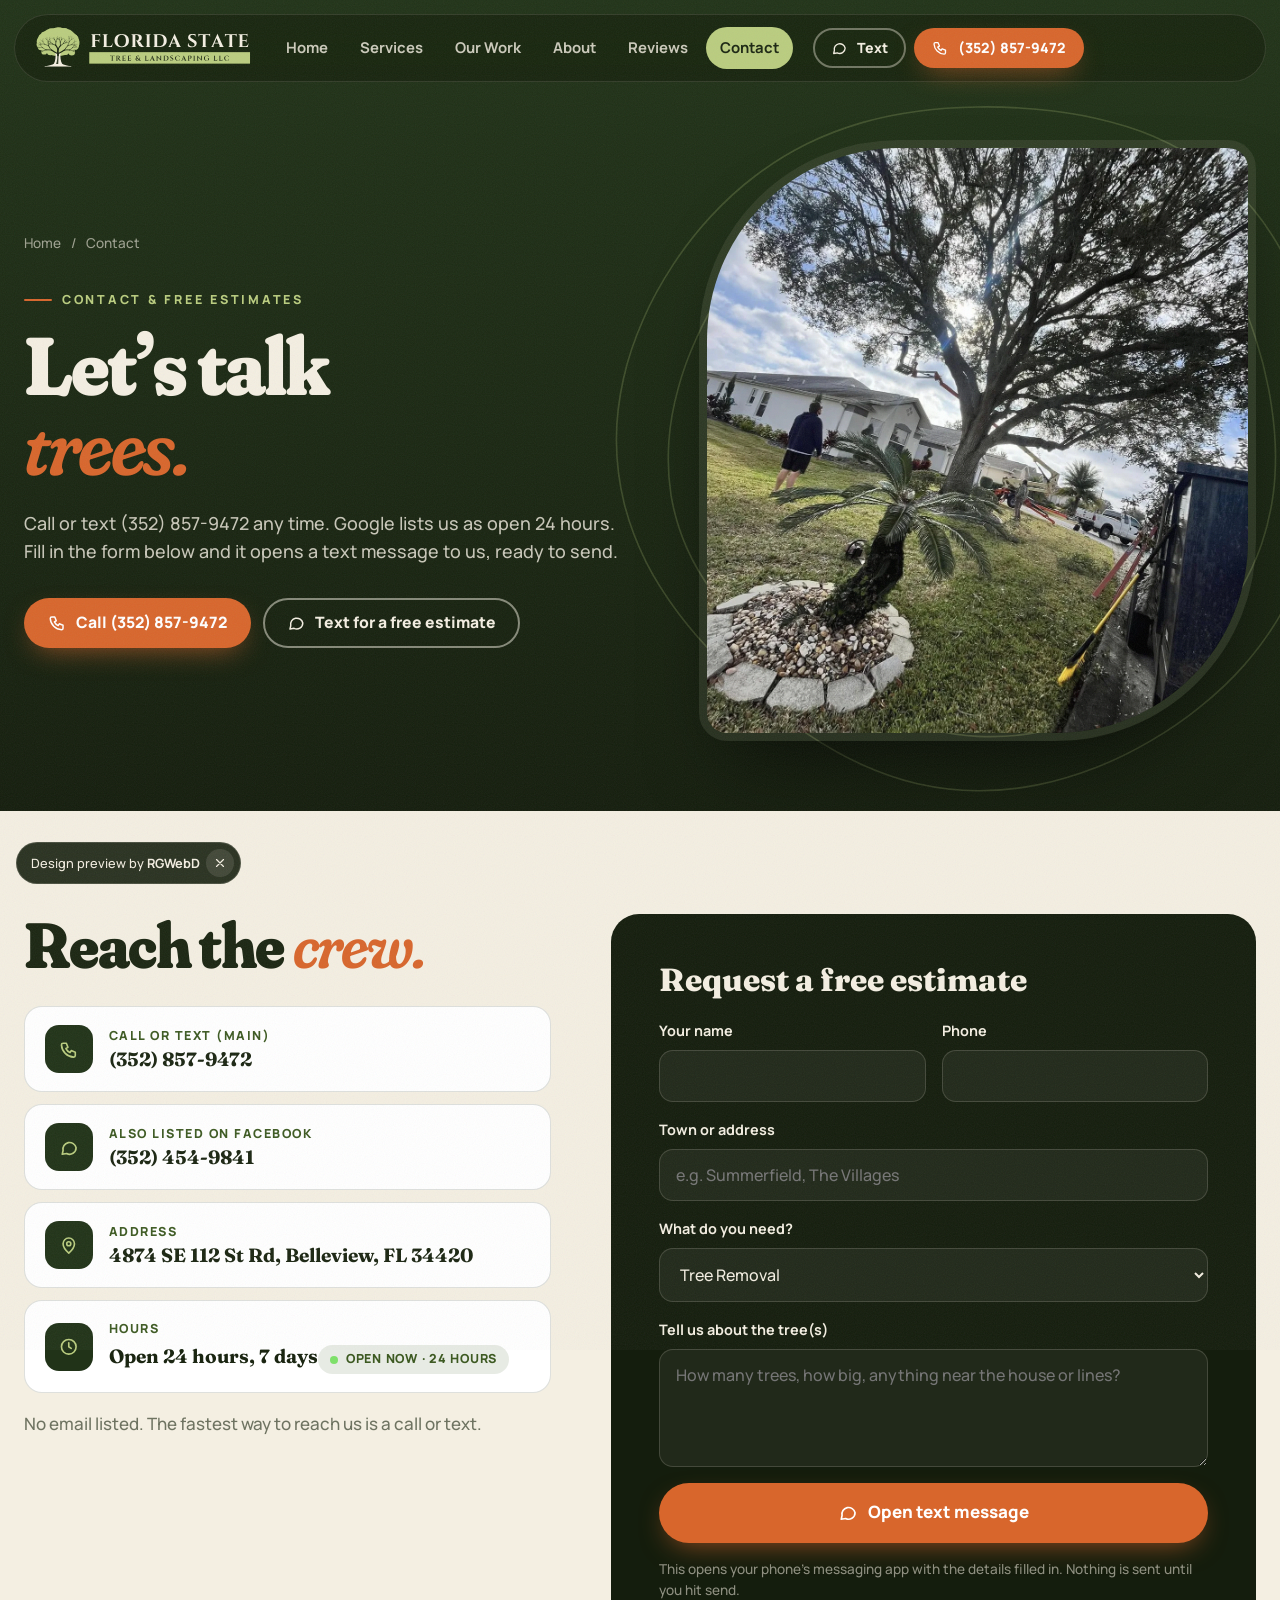
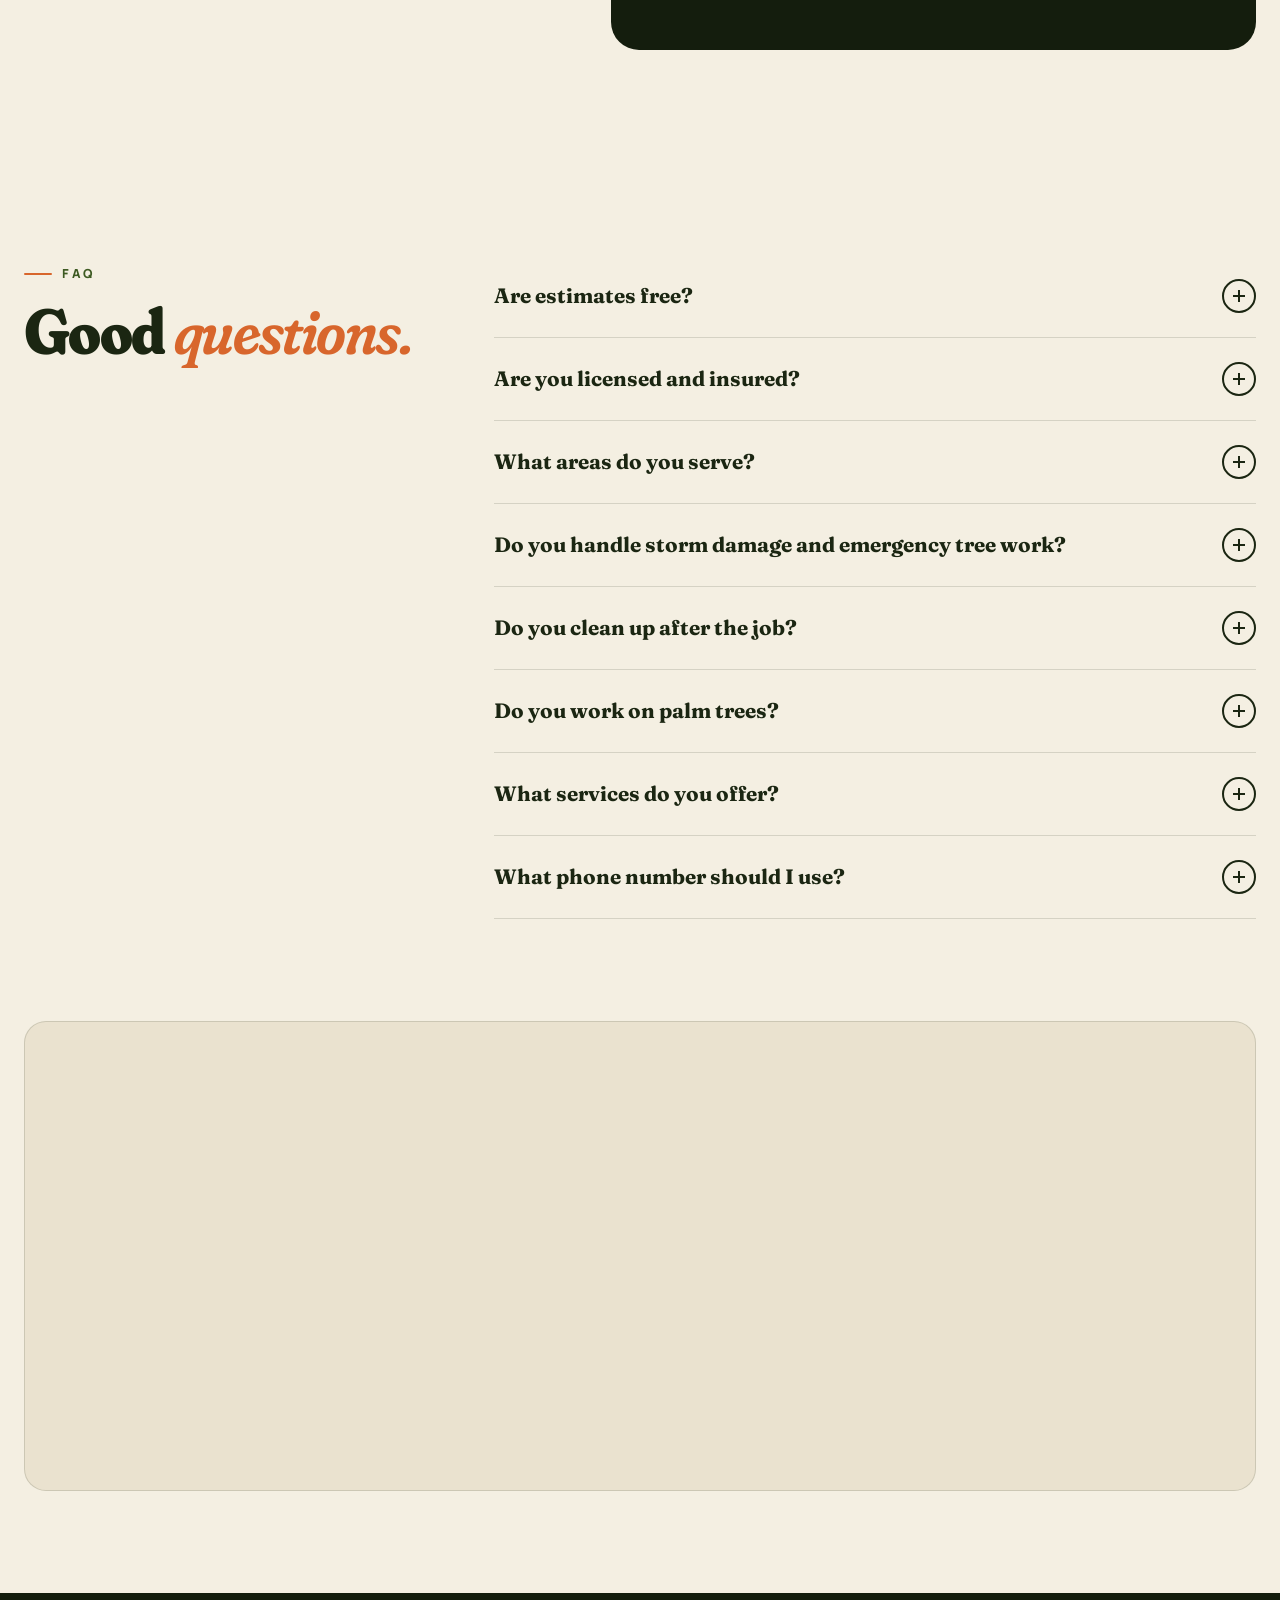
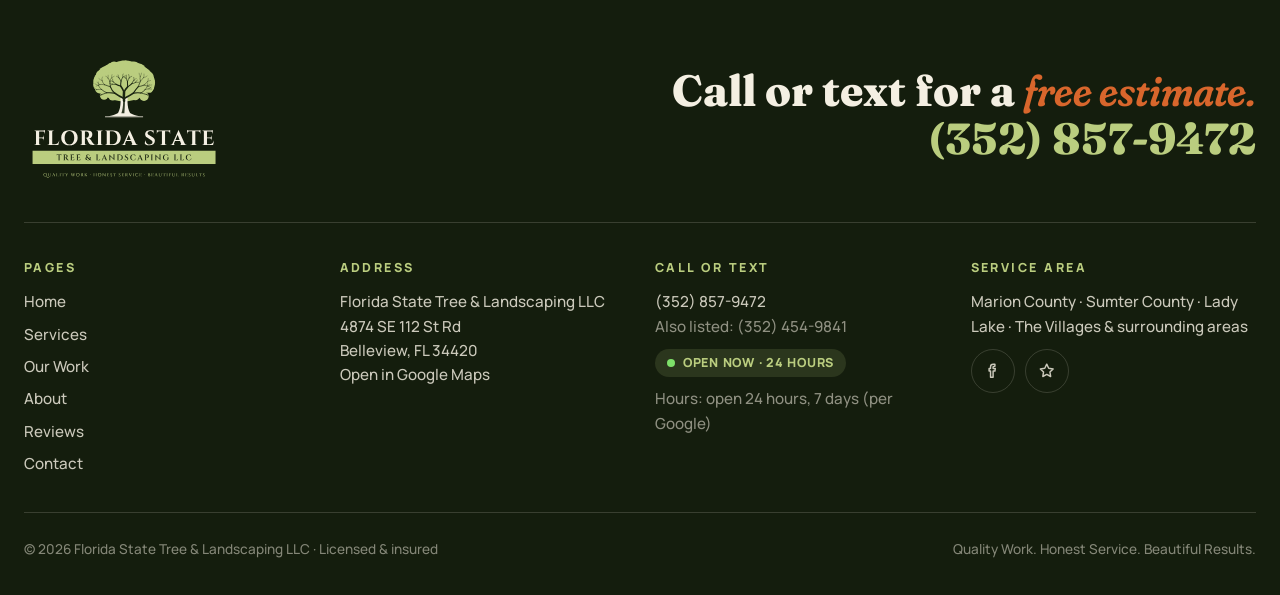
<file: contact.html>
<!doctype html><html lang="en"><head><meta charset="utf-8">
<meta name="viewport" content="width=device-width,initial-scale=1,viewport-fit=cover">
<title>Contact &amp; Free Estimates | Florida State Tree &amp; Landscaping · (352) 857-9472</title><meta name="description" content="Call or text (352) 857-9472 for a free tree service estimate in Belleview, Summerfield, Marion County, Sumter County, Lady Lake and The Villages. Open 24 hours per Google.">
<link rel="canonical" href="https://rgwebd.github.io/floridastatetree-demo/contact.html"><meta name="theme-color" content="#1B2612">
<meta property="og:type" content="website"><meta property="og:site_name" content="Florida State Tree &amp; Landscaping"><meta property="og:title" content="Contact &amp; Free Estimates | Florida State Tree &amp; Landscaping · (352) 857-9472"><meta property="og:description" content="Call or text (352) 857-9472 for a free tree service estimate in Belleview, Summerfield, Marion County, Sumter County, Lady Lake and The Villages. Open 24 hours per Google."><meta property="og:url" content="https://rgwebd.github.io/floridastatetree-demo/contact.html"><meta property="og:image" content="https://rgwebd.github.io/floridastatetree-demo/img/og.jpg"><meta property="og:image:width" content="1200"><meta property="og:image:height" content="630"><meta property="og:locale" content="en_US">
<meta name="twitter:card" content="summary_large_image"><meta name="twitter:title" content="Contact &amp; Free Estimates | Florida State Tree &amp; Landscaping · (352) 857-9472"><meta name="twitter:description" content="Call or text (352) 857-9472 for a free tree service estimate in Belleview, Summerfield, Marion County, Sumter County, Lady Lake and The Villages. Open 24 hours per Google."><meta name="twitter:image" content="https://rgwebd.github.io/floridastatetree-demo/img/og.jpg">
<link rel="icon" href="favicon.svg" type="image/svg+xml"><link rel="icon" href="favicon.ico" sizes="any"><link rel="apple-touch-icon" href="apple-touch-icon.png">
<link rel="preconnect" href="https://fonts.googleapis.com"><link rel="preconnect" href="https://fonts.gstatic.com" crossorigin>
<link href="https://fonts.googleapis.com/css2?family=Fraunces:ital,opsz,wght,SOFT@0,9..144,300..900,0..100;1,9..144,300..900,0..100&family=Manrope:wght@400;500;600;700;800&display=swap" rel="stylesheet">
<link rel="stylesheet" href="styles.css?v=7"><script type="application/ld+json">{"@context": "https://schema.org", "@type": "HomeAndConstructionBusiness", "additionalType": "https://en.wikipedia.org/wiki/Arborist", "@id": "https://rgwebd.github.io/floridastatetree-demo/#business", "name": "Florida State Tree & Landscaping LLC", "alternateName": "Florida State Tree & Landscaping", "slogan": "Quality Work. Honest Service. Beautiful Results.", "description": "Licensed and insured tree service based in Belleview, Florida: tree removal, trimming, stump grinding, storm cleanup and emergency tree work, tree assessments and landscaping. Free estimates. Serving Marion County, Sumter County, Lady Lake and The Villages.", "url": "https://rgwebd.github.io/floridastatetree-demo/", "telephone": "+13528579472", "image": "https://rgwebd.github.io/floridastatetree-demo/img/og.jpg", "logo": "https://rgwebd.github.io/floridastatetree-demo/brand/logo-stacked.svg", "address": {"@type": "PostalAddress", "streetAddress": "4874 SE 112 St Rd", "addressLocality": "Belleview", "addressRegion": "FL", "postalCode": "34420", "addressCountry": "US"}, "geo": {"@type": "GeoCoordinates", "latitude": 29.0453038, "longitude": -82.0679205}, "areaServed": [{"@type": "AdministrativeArea", "name": "Marion County, FL"}, {"@type": "AdministrativeArea", "name": "Sumter County, FL"}, {"@type": "City", "name": "Lady Lake, FL"}, {"@type": "Place", "name": "The Villages, FL"}], "openingHoursSpecification": [{"@type": "OpeningHoursSpecification", "dayOfWeek": ["Monday", "Tuesday", "Wednesday", "Thursday", "Friday", "Saturday", "Sunday"], "opens": "00:00", "closes": "23:59"}], "hasMap": "https://www.google.com/maps/place/Florida+State+Tree+%26+Landscaping+LLC/@29.0453038,-82.0679205,17z/data=!4m6!3m5!1s0xfcb74f72141208b:0x3787b57b5eda292d", "sameAs": ["https://www.facebook.com/p/Florida-State-Tree-Landscaping-LLC-100083582852027/", "https://www.google.com/maps/place/Florida+State+Tree+%26+Landscaping+LLC/@29.0453038,-82.0679205,17z/data=!4m6!3m5!1s0xfcb74f72141208b:0x3787b57b5eda292d"], "aggregateRating": {"@type": "AggregateRating", "ratingValue": "5.0", "reviewCount": "22", "bestRating": "5"}, "hasOfferCatalog": {"@type": "OfferCatalog", "name": "Tree & landscaping services", "itemListElement": [{"@type": "Offer", "itemOffered": {"@type": "Service", "name": "Tree Removal", "description": "From big pines to palms, we take trees down safely in controlled sections, using an aerial lift where the job calls for it, and haul the wood and brush away."}}, {"@type": "Offer", "itemOffered": {"@type": "Service", "name": "Tree Trimming & Pruning", "description": "Branches hanging over the house, garage or lanai come off carefully, and the rest of the tree gets pruned to look right. Customers mention we even blow the debris off the roof and gutters."}}, {"@type": "Offer", "itemOffered": {"@type": "Service", "name": "Stump Grinding", "description": "Once a tree is down, the stump grinder chews the stump below grade so you can replant, lay sod or just mow over it."}}, {"@type": "Offer", "itemOffered": {"@type": "Service", "name": "Storm Cleanup & Emergency Tree Work", "description": "After a hurricane we cut hazardous trees, remove fallen ones and haul away damaged debris. We’ve traveled as far as Navarre, Florida to help homeowners after a storm."}}, {"@type": "Offer", "itemOffered": {"@type": "Service", "name": "Tree Assessments", "description": "We’ll look at the tree with you, talk through trimming versus removal, and give you an honest free estimate. One customer said we even gave ideas on what to plant in place of the trees."}}, {"@type": "Offer", "itemOffered": {"@type": "Service", "name": "Landscaping", "description": "Full landscaping to finish the job: fresh sod, planting beds, rock borders and palm care, so the yard looks better than before the trees came down."}}]}, "review": [{"@type": "Review", "author": {"@type": "Person", "name": "edward coleman"}, "reviewRating": {"@type": "Rating", "ratingValue": "5", "bestRating": "5"}, "reviewBody": "Have used Florida State Tree & Landscaping several times.  Harley Roth, Certified Arborist and his team did exceptional work trimming trees and bushes.  I've used them to remove five palms and three pine trees over the years and each time his knowledge and experience really paid off for this homeowner.  Great work and great results."}, {"@type": "Review", "author": {"@type": "Person", "name": "Brent Cleveland"}, "reviewRating": {"@type": "Rating", "ratingValue": "5", "bestRating": "5"}, "reviewBody": "They showed up with plenty of notice and got right to work trimming the tree above our home. Crew was very careful with the branches being cut above our garage so no damage was done to roof. Couldn’t beat the great price I was given when other companies were outrageous on just trimming. We are definitely using Florida State Tree Trimming for all other jobs in the future."}, {"@type": "Review", "author": {"@type": "Person", "name": "Tim & Jackie Blomlie"}, "reviewRating": {"@type": "Rating", "ratingValue": "5", "bestRating": "5"}, "reviewBody": "Harley did a fantastic job. They were on time and stayed late to finish getting all the debris up. They also went above and beyond and took other tree debris that I had laying around. Their pricing was the best from all the estimates I got, I would definitely use them again for any tree work that I have."}, {"@type": "Review", "author": {"@type": "Person", "name": "David Allsworth"}, "reviewRating": {"@type": "Rating", "ratingValue": "5", "bestRating": "5"}, "reviewBody": "They did a great job trimming branches from over the house and lanai / They pruned the other trees and blew debris off the house and gutters / Highly recommended"}]}</script><script type="application/ld+json">{"@context": "https://schema.org", "@type": "BreadcrumbList", "itemListElement": [{"@type": "ListItem", "position": 1, "name": "Home", "item": "https://rgwebd.github.io/floridastatetree-demo/"}, {"@type": "ListItem", "position": 2, "name": "Contact", "item": "https://rgwebd.github.io/floridastatetree-demo/contact.html"}]}</script><script type="application/ld+json">{"@context": "https://schema.org", "@type": "FAQPage", "mainEntity": [{"@type": "Question", "name": "Are estimates free?", "acceptedAnswer": {"@type": "Answer", "text": "Yes. Call or text (352) 857-9472 for a free estimate. Texting a photo of the tree is a great way to start."}}, {"@type": "Question", "name": "Are you licensed and insured?", "acceptedAnswer": {"@type": "Answer", "text": "Yes, Florida State Tree & Landscaping LLC is licensed and insured. References are available on request."}}, {"@type": "Question", "name": "What areas do you serve?", "acceptedAnswer": {"@type": "Answer", "text": "We’re based in Belleview, near Summerfield, and serve Marion County, Sumter County, Lady Lake, The Villages and the surrounding areas."}}, {"@type": "Question", "name": "Do you handle storm damage and emergency tree work?", "acceptedAnswer": {"@type": "Answer", "text": "Yes. Storm cleanup and emergency tree work is one of our core services, including hazardous and fallen trees. Our Google listing shows us as open 24 hours."}}, {"@type": "Question", "name": "Do you clean up after the job?", "acceptedAnswer": {"@type": "Answer", "text": "Yes. Reviewers mention the crew stays to get all the debris up, hauls it away, and even blows debris off roofs and gutters."}}, {"@type": "Question", "name": "Do you work on palm trees?", "acceptedAnswer": {"@type": "Answer", "text": "Yes. Palms come up often in our reviews, from trimming to removal. One homeowner had us remove five palms and three pines over the years."}}, {"@type": "Question", "name": "What services do you offer?", "acceptedAnswer": {"@type": "Answer", "text": "Tree removal, tree trimming and pruning, stump grinding, storm cleanup and emergency tree work, tree assessments, and landscaping, including sod."}}, {"@type": "Question", "name": "What phone number should I use?", "acceptedAnswer": {"@type": "Answer", "text": "Our main line is (352) 857-9472. Our Facebook page also lists (352) 454-9841. You can call or text either one."}}]}</script><script src="https://cosmiccallers.lovable.app/demo-track.js" data-demo="floridastatetree-demo" defer></script></head><body><a class="skip" href="#main">Skip to content</a><div class="vine" aria-hidden="true"><i></i></div><div class="grain" aria-hidden="true"></div>
<header class="nav"><div class="nav-in"><a class="brand" href="index.html" aria-label="Florida State Tree &amp; Landscaping home"><img src="brand/logo-horizontal-dark.svg" alt="Florida State Tree &amp; Landscaping LLC" width="300" height="76"></a>
<nav aria-label="Main"><ul><li><a href="index.html">Home</a></li><li><a href="services.html">Services</a></li><li><a href="work.html">Our Work</a></li><li><a href="about.html">About</a></li><li><a href="reviews.html">Reviews</a></li><li><a href="contact.html" aria-current=page>Contact</a></li></ul></nav>
<div class="acts"><a class="btn ghost sm" href="sms:+13528579472"><svg class="ic " viewBox="0 0 24 24" fill="none" stroke="currentColor" stroke-width="2" stroke-linecap="round" stroke-linejoin="round" aria-hidden="true"><path d="M21 12a8 8 0 0 1-11.6 7.1L4 20l1-4.6A8 8 0 1 1 21 12z"/></svg><span>Text</span></a><a class="btn wood sm mag" href="tel:+13528579472"><svg class="ic " viewBox="0 0 24 24" fill="none" stroke="currentColor" stroke-width="2" stroke-linecap="round" stroke-linejoin="round" aria-hidden="true"><path d="M5 4h4l2 5-2.5 1.5a11 11 0 0 0 5 5L15 13l5 2v4a2 2 0 0 1-2 2A16 16 0 0 1 3 6a2 2 0 0 1 2-2"/></svg><span>(352) 857-9472</span></a></div>
<button class="menu-btn" aria-expanded="false" aria-controls="mmenu" aria-label="Open menu"><i></i><i></i></button></div></header>
<div class="mmenu" id="mmenu" aria-hidden="true"><svg class="mm-rings" viewBox="-336.00000000000006 -336.00000000000006 672.0000000000001 672.0000000000001" aria-hidden="true" ><path d="M33.8 0.0C33.8 1.9 33.5 3.9 33.1 5.8C32.6 7.7 31.9 9.6 31.1 11.3C30.3 13.1 29.3 14.7 28.3 16.4C27.3 18.0 26.2 19.5 25.0 20.9C23.8 22.4 22.5 23.8 21.1 25.2C19.7 26.5 18.3 27.8 16.7 28.9C15.1 30.0 13.3 31.0 11.6 31.8C9.8 32.5 7.8 33.2 5.9 33.5C4.0 33.9 2.0 34.1 0.0 34.1C-2.0 34.1 -4.0 33.9 -5.9 33.5C-7.8 33.1 -9.8 32.6 -11.6 31.9C-13.5 31.2 -15.3 30.4 -16.9 29.4C-18.6 28.4 -20.3 27.2 -21.7 25.9C-23.2 24.6 -24.5 23.1 -25.6 21.5C-26.8 19.9 -27.7 18.2 -28.5 16.5C-29.3 14.7 -29.9 12.9 -30.3 11.0C-30.8 9.2 -31.1 7.4 -31.3 5.5C-31.6 3.7 -31.7 1.9 -31.8 0.0C-31.9 -1.9 -31.9 -3.7 -31.8 -5.6C-31.6 -7.5 -31.4 -9.4 -31.0 -11.3C-30.6 -13.2 -30.1 -15.1 -29.3 -16.9C-28.5 -18.7 -27.5 -20.5 -26.3 -22.1C-25.1 -23.6 -23.7 -25.1 -22.1 -26.4C-20.6 -27.7 -18.9 -28.8 -17.1 -29.7C-15.4 -30.6 -13.5 -31.3 -11.6 -31.9C-9.7 -32.5 -7.8 -33.0 -5.9 -33.3C-3.9 -33.5 -1.9 -33.7 -0.0 -33.6C1.9 -33.6 3.9 -33.4 5.8 -33.0C7.7 -32.6 9.6 -32.0 11.4 -31.2C13.1 -30.5 14.9 -29.6 16.5 -28.5C18.1 -27.5 19.6 -26.3 21.0 -25.0C22.4 -23.7 23.7 -22.4 25.0 -20.9C26.2 -19.5 27.4 -18.0 28.4 -16.4C29.5 -14.8 30.5 -13.1 31.3 -11.4C32.0 -9.6 32.7 -7.7 33.2 -5.8C33.6 -4.0 33.8 -1.9 33.8 0.0Z" style="--i:0"/><path d="M66.0 0.0C65.6 3.8 64.8 7.6 63.9 11.3C63.0 14.9 61.8 18.5 60.4 22.0C59.1 25.5 57.6 28.9 56.0 32.3C54.3 35.7 52.5 39.0 50.3 42.2C48.2 45.4 45.8 48.6 43.1 51.4C40.5 54.2 37.4 56.9 34.2 59.2C30.9 61.4 27.3 63.3 23.6 64.7C19.9 66.2 15.9 67.2 12.0 67.8C8.0 68.4 4.0 68.6 0.0 68.5C-4.0 68.4 -8.0 67.8 -11.8 67.0C-15.7 66.2 -19.5 65.1 -23.1 63.6C-26.8 62.1 -30.3 60.3 -33.6 58.2C-36.8 56.0 -39.9 53.5 -42.7 50.8C-45.4 48.1 -47.8 45.1 -50.0 42.0C-52.2 38.8 -54.0 35.5 -55.6 32.1C-57.3 28.8 -58.7 25.3 -59.9 21.8C-61.1 18.3 -62.2 14.8 -63.1 11.1C-64.0 7.5 -64.8 3.8 -65.3 0.0C-65.7 -3.8 -66.0 -7.7 -65.8 -11.6C-65.6 -15.5 -65.0 -19.5 -64.0 -23.3C-62.9 -27.1 -61.3 -30.9 -59.4 -34.3C-57.4 -37.7 -55.0 -41.0 -52.3 -43.9C-49.7 -46.8 -46.6 -49.4 -43.4 -51.8C-40.3 -54.1 -36.9 -56.2 -33.5 -58.0C-30.0 -59.8 -26.5 -61.4 -22.8 -62.7C-19.2 -64.0 -15.4 -65.1 -11.6 -65.8C-7.8 -66.5 -3.9 -66.9 -0.0 -66.9C3.9 -67.0 7.8 -66.6 11.6 -65.9C15.4 -65.1 19.2 -64.0 22.8 -62.6C26.4 -61.2 29.9 -59.4 33.2 -57.4C36.5 -55.5 39.6 -53.2 42.6 -50.8C45.6 -48.4 48.5 -45.7 51.1 -42.9C53.7 -40.0 56.1 -36.9 58.1 -33.6C60.2 -30.3 62.0 -26.7 63.3 -23.0C64.6 -19.4 65.4 -15.5 65.9 -11.6C66.3 -7.8 66.3 -3.8 66.0 0.0Z" style="--i:1"/><path d="M97.3 0.0C97.6 5.6 97.5 11.4 96.7 17.1C96.0 22.7 94.7 28.4 92.9 33.8C91.1 39.2 88.7 44.6 85.9 49.6C83.1 54.6 79.8 59.5 76.3 64.0C72.7 68.5 68.7 72.8 64.4 76.8C60.2 80.7 55.5 84.5 50.6 87.6C45.7 90.8 40.4 93.7 34.9 95.8C29.4 98.0 23.5 99.6 17.7 100.5C11.9 101.4 5.8 101.6 0.0 101.3C-5.8 101.0 -11.7 99.9 -17.4 98.5C-23.0 97.1 -28.5 95.1 -33.8 92.9C-39.2 90.8 -44.3 88.3 -49.3 85.5C-54.4 82.7 -59.3 79.7 -64.0 76.2C-68.6 72.8 -73.3 69.1 -77.3 64.9C-81.4 60.7 -85.3 56.0 -88.5 51.1C-91.6 46.1 -94.3 40.6 -96.2 35.0C-98.1 29.4 -99.3 23.5 -99.9 17.6C-100.5 11.8 -100.4 5.8 -99.9 0.0C-99.4 -5.8 -98.3 -11.5 -97.0 -17.1C-95.6 -22.7 -93.9 -28.1 -91.8 -33.4C-89.7 -38.7 -87.3 -43.9 -84.5 -48.8C-81.7 -53.7 -78.5 -58.5 -74.9 -62.9C-71.4 -67.3 -67.3 -71.4 -63.0 -75.1C-58.7 -78.8 -54.0 -82.2 -49.1 -85.1C-44.3 -88.1 -39.1 -90.6 -33.8 -92.8C-28.5 -94.9 -22.9 -96.8 -17.3 -98.2C-11.7 -99.7 -5.9 -100.8 -0.0 -101.4C5.9 -102.0 12.0 -102.3 17.9 -101.7C23.9 -101.2 30.0 -100.1 35.8 -98.3C41.5 -96.4 47.2 -93.8 52.3 -90.6C57.4 -87.3 62.1 -83.3 66.3 -79.0C70.4 -74.7 74.0 -69.7 77.2 -64.7C80.3 -59.8 82.9 -54.5 85.2 -49.2C87.5 -43.9 89.5 -38.6 91.1 -33.2C92.8 -27.8 94.2 -22.3 95.3 -16.8C96.3 -11.3 97.1 -5.6 97.3 0.0Z" style="--i:2"/><path d="M135.0 0.0C134.9 7.8 133.7 15.7 131.9 23.3C130.1 30.8 127.4 38.2 124.4 45.3C121.3 52.3 117.6 59.1 113.7 65.6C109.7 72.1 105.3 78.4 100.5 84.3C95.7 90.3 90.6 96.0 84.9 101.2C79.3 106.4 73.2 111.3 66.7 115.5C60.2 119.6 53.1 123.3 45.9 126.2C38.7 129.0 31.0 131.2 23.4 132.6C15.7 134.0 7.8 134.7 0.0 134.8C-7.8 135.0 -15.7 134.4 -23.5 133.3C-31.3 132.1 -39.1 130.4 -46.6 127.9C-54.1 125.5 -61.6 122.4 -68.5 118.6C-75.4 114.7 -82.1 110.1 -87.9 104.8C-93.8 99.5 -99.1 93.3 -103.6 86.9C-108.0 80.5 -111.7 73.3 -114.7 66.2C-117.7 59.1 -119.8 51.6 -121.5 44.2C-123.3 36.9 -124.4 29.5 -125.3 22.1C-126.3 14.7 -126.8 7.4 -127.1 0.0C-127.3 -7.4 -127.4 -14.9 -126.8 -22.4C-126.2 -29.9 -125.3 -37.5 -123.5 -45.0C-121.7 -52.4 -119.3 -60.0 -116.1 -67.0C-112.8 -74.0 -108.7 -81.0 -103.9 -87.2C-99.2 -93.4 -93.6 -99.3 -87.6 -104.4C-81.7 -109.6 -75.0 -114.2 -68.2 -118.2C-61.4 -122.2 -54.1 -125.6 -46.7 -128.3C-39.3 -131.0 -31.5 -133.2 -23.7 -134.6C-15.9 -135.9 -7.9 -136.6 -0.0 -136.4C7.9 -136.2 15.9 -135.1 23.5 -133.2C31.1 -131.4 38.6 -128.6 45.6 -125.3C52.6 -122.0 59.3 -117.9 65.6 -113.6C71.9 -109.3 77.7 -104.4 83.4 -99.4C89.0 -94.3 94.3 -89.0 99.3 -83.4C104.4 -77.7 109.2 -71.9 113.6 -65.6C117.9 -59.3 122.0 -52.6 125.2 -45.6C128.4 -38.5 131.1 -31.0 132.7 -23.4C134.4 -15.8 135.2 -7.8 135.0 0.0Z" style="--i:3"/><path d="M169.5 0.0C170.0 9.8 169.3 19.9 167.7 29.6C166.2 39.3 163.5 49.0 160.2 58.3C156.9 67.6 152.7 76.7 147.8 85.3C142.9 93.9 137.2 102.2 130.8 109.8C124.5 117.3 117.3 124.5 109.6 130.6C101.9 136.7 93.3 142.1 84.5 146.4C75.8 150.8 66.3 154.1 57.0 156.6C47.6 159.1 38.0 160.5 28.5 161.4C19.0 162.4 9.4 162.4 0.0 162.2C-9.4 161.9 -18.8 161.1 -28.2 159.8C-37.5 158.5 -46.9 156.8 -56.1 154.2C-65.3 151.7 -74.7 148.6 -83.4 144.4C-92.1 140.2 -100.7 135.1 -108.3 129.1C-116.0 123.1 -123.2 116.0 -129.2 108.5C-135.3 100.9 -140.5 92.3 -144.9 83.6C-149.2 75.0 -152.5 65.7 -155.3 56.5C-158.0 47.3 -160.0 37.9 -161.4 28.5C-162.8 19.0 -163.7 9.5 -163.9 0.0C-164.1 -9.5 -163.8 -19.2 -162.6 -28.7C-161.4 -38.2 -159.5 -47.8 -156.6 -57.0C-153.8 -66.2 -149.9 -75.4 -145.3 -83.9C-140.7 -92.4 -135.1 -100.6 -128.9 -108.2C-122.8 -115.7 -115.8 -122.7 -108.4 -129.1C-101.0 -135.5 -93.0 -141.4 -84.6 -146.6C-76.3 -151.7 -67.4 -156.4 -58.3 -160.1C-49.1 -163.8 -39.5 -166.9 -29.7 -168.7C-20.0 -170.5 -9.8 -171.4 -0.0 -171.0C9.8 -170.7 19.9 -169.0 29.3 -166.4C38.8 -163.8 48.0 -159.8 56.6 -155.4C65.1 -151.0 73.1 -145.5 80.8 -139.9C88.4 -134.3 95.4 -128.1 102.2 -121.8C109.0 -115.5 115.5 -109.0 121.7 -102.1C127.9 -95.3 134.0 -88.2 139.5 -80.5C145.0 -72.9 150.3 -64.8 154.5 -56.2C158.8 -47.7 162.5 -38.5 165.0 -29.1C167.5 -19.7 169.1 -9.8 169.5 0.0Z" style="--i:4"/><path d="M197.3 0.0C198.4 11.4 198.9 23.3 197.8 34.9C196.7 46.5 194.5 58.4 190.9 69.5C187.2 80.6 182.1 91.6 176.0 101.6C169.9 111.6 162.3 121.0 154.3 129.5C146.3 138.0 137.3 145.6 128.1 152.6C118.9 159.6 109.1 165.9 99.0 171.5C89.0 177.2 78.6 182.3 67.9 186.5C57.2 190.7 46.0 194.4 34.7 196.9C23.4 199.4 11.6 201.1 0.0 201.5C-11.6 201.8 -23.6 201.0 -35.1 199.1C-46.6 197.2 -58.1 193.9 -69.1 189.9C-80.1 185.8 -90.8 180.6 -100.9 174.8C-111.1 169.0 -120.8 162.2 -129.9 154.8C-139.0 147.5 -147.8 139.3 -155.5 130.5C-163.2 121.6 -170.4 112.0 -176.2 101.8C-182.1 91.6 -187.0 80.5 -190.4 69.3C-193.9 58.1 -195.9 46.3 -196.8 34.7C-197.7 23.2 -197.1 11.3 -195.9 0.0C-194.6 -11.3 -192.1 -22.5 -189.3 -33.4C-186.6 -44.3 -183.1 -54.8 -179.3 -65.3C-175.5 -75.7 -171.4 -86.0 -166.5 -96.1C-161.7 -106.3 -156.5 -116.5 -150.3 -126.1C-144.0 -135.7 -137.0 -145.3 -129.0 -153.8C-121.0 -162.2 -111.9 -170.3 -102.2 -176.9C-92.4 -183.6 -81.5 -189.3 -70.5 -193.6C-59.4 -197.9 -47.5 -201.0 -35.8 -203.0C-24.0 -204.9 -11.9 -205.7 -0.0 -205.4C11.9 -205.2 23.9 -203.9 35.6 -201.6C47.2 -199.3 58.8 -196.1 69.8 -191.7C80.7 -187.4 91.5 -181.9 101.3 -175.5C111.2 -169.2 120.5 -161.6 128.7 -153.4C137.0 -145.3 144.4 -136.1 151.0 -126.7C157.5 -117.3 163.1 -107.2 168.1 -97.1C173.2 -86.9 177.4 -76.5 181.2 -66.0C185.1 -55.4 188.5 -44.7 191.1 -33.7C193.8 -22.7 196.1 -11.4 197.3 0.0Z" style="--i:5"/><path d="M239.4 0.0C237.8 13.8 234.2 27.6 230.1 40.6C225.9 53.6 220.4 66.1 214.5 78.1C208.7 90.1 202.2 101.6 195.2 112.7C188.2 123.8 180.8 134.6 172.6 144.8C164.4 155.0 155.6 165.0 146.0 174.0C136.3 183.0 125.9 191.5 114.7 198.7C103.5 205.9 91.4 212.1 79.0 217.1C66.6 222.1 53.5 225.8 40.3 228.5C27.1 231.1 13.5 232.6 0.0 233.0C-13.5 233.5 -27.3 232.9 -40.8 231.1C-54.3 229.4 -67.9 226.7 -81.0 222.6C-94.1 218.5 -107.2 213.2 -119.2 206.5C-131.3 199.8 -142.9 191.7 -153.2 182.6C-163.5 173.5 -172.9 162.9 -181.0 151.9C-189.1 140.9 -195.9 128.7 -201.8 116.5C-207.8 104.4 -212.5 91.6 -216.6 78.9C-220.8 66.1 -224.1 53.1 -226.7 40.0C-229.3 26.8 -231.4 13.5 -232.3 0.0C-233.1 -13.5 -233.4 -27.3 -232.0 -40.9C-230.5 -54.5 -228.0 -68.4 -223.7 -81.4C-219.4 -94.4 -213.5 -107.4 -206.3 -119.1C-199.1 -130.8 -190.2 -141.8 -180.7 -151.6C-171.2 -161.5 -160.4 -170.2 -149.3 -178.0C-138.3 -185.8 -126.5 -192.5 -114.6 -198.5C-102.7 -204.5 -90.4 -209.6 -77.9 -213.9C-65.4 -218.2 -52.5 -221.8 -39.5 -224.3C-26.6 -226.7 -13.2 -228.4 -0.0 -228.7C13.2 -228.9 26.7 -228.1 39.9 -226.0C53.0 -223.9 66.1 -220.6 78.7 -216.3C91.4 -212.0 103.7 -206.5 115.7 -200.3C127.6 -194.1 139.2 -187.0 150.3 -179.1C161.3 -171.2 172.2 -162.5 182.0 -152.7C191.9 -143.0 201.4 -132.4 209.3 -120.8C217.2 -109.3 224.3 -96.6 229.4 -83.5C234.4 -70.4 238.0 -56.2 239.7 -42.3C241.3 -28.3 241.0 -13.8 239.4 0.0Z" style="--i:6"/><path d="M259.4 0.0C259.7 15.0 258.9 30.3 256.6 45.2C254.3 60.2 250.6 75.1 245.8 89.5C241.0 103.8 234.7 117.9 227.6 131.4C220.5 144.9 212.3 158.0 203.2 170.5C194.1 182.9 184.1 195.1 173.0 206.2C162.0 217.4 150.0 228.2 137.0 237.4C124.1 246.5 109.9 255.0 95.1 261.3C80.3 267.5 64.3 272.3 48.5 274.8C32.6 277.3 15.9 277.6 0.0 276.2C-15.9 274.8 -31.9 271.0 -47.0 266.3C-62.0 261.6 -76.5 255.0 -90.3 248.1C-104.1 241.2 -117.2 233.2 -129.8 224.8C-142.4 216.5 -154.5 207.6 -166.1 197.9C-177.6 188.3 -188.9 178.1 -199.0 167.0C-209.2 155.9 -219.0 144.0 -227.2 131.2C-235.4 118.4 -242.7 104.6 -248.4 90.4C-254.1 76.2 -258.3 61.1 -261.1 46.0C-264.0 31.0 -265.3 15.4 -265.4 0.0C-265.6 -15.4 -264.4 -31.0 -262.1 -46.2C-259.8 -61.5 -256.4 -76.8 -251.6 -91.6C-246.9 -106.4 -240.9 -121.1 -233.5 -134.8C-226.1 -148.6 -217.3 -162.0 -207.2 -173.9C-197.2 -185.8 -185.5 -196.9 -173.2 -206.4C-160.9 -216.0 -147.2 -224.1 -133.4 -231.1C-119.6 -238.1 -105.0 -243.6 -90.4 -248.4C-75.8 -253.1 -60.8 -256.7 -45.8 -259.6C-30.7 -262.5 -15.4 -264.6 -0.0 -265.6C15.4 -266.6 31.2 -266.9 46.8 -265.4C62.4 -264.0 78.4 -261.4 93.5 -256.8C108.5 -252.1 123.6 -245.8 137.3 -237.8C150.9 -229.8 163.8 -219.7 175.2 -208.8C186.6 -197.9 196.6 -185.2 205.4 -172.4C214.2 -159.5 221.6 -145.6 228.0 -131.7C234.5 -117.8 239.8 -103.4 244.3 -88.9C248.8 -74.5 252.4 -59.8 254.9 -45.0C257.5 -30.1 259.2 -15.0 259.4 0.0Z" style="--i:7"/><path d="M293.3 0.0C293.4 17.0 292.0 34.1 289.7 51.1C287.3 68.0 283.9 84.9 279.3 101.7C274.7 118.4 269.2 135.2 262.1 151.4C255.1 167.5 246.8 183.8 236.7 198.6C226.7 213.5 214.9 228.0 201.6 240.3C188.4 252.5 173.1 263.6 157.2 272.2C141.3 280.8 123.6 287.3 106.2 291.8C88.8 296.3 70.5 298.3 52.8 299.2C35.1 300.1 17.3 298.9 0.0 297.1C-17.3 295.3 -34.2 292.1 -50.8 288.3C-67.4 284.4 -83.8 279.7 -99.7 273.9C-115.6 268.1 -131.4 261.5 -146.3 253.4C-161.2 245.4 -175.9 236.1 -189.2 225.5C-202.6 214.9 -215.2 202.9 -226.4 190.0C-237.6 177.1 -247.7 162.8 -256.5 148.1C-265.4 133.4 -273.0 117.7 -279.4 101.7C-285.9 85.7 -291.2 69.0 -295.2 52.0C-299.1 35.1 -302.0 17.5 -303.0 0.0C-304.0 -17.5 -303.6 -35.6 -301.0 -53.1C-298.5 -70.5 -294.0 -88.2 -287.7 -104.7C-281.4 -121.2 -272.8 -137.3 -263.2 -152.0C-253.5 -166.6 -241.9 -180.3 -229.8 -192.8C-217.7 -205.4 -204.3 -216.7 -190.7 -227.2C-177.1 -237.8 -162.8 -247.5 -148.0 -256.4C-133.3 -265.3 -118.1 -273.6 -102.2 -280.7C-86.3 -287.7 -69.6 -294.1 -52.6 -298.4C-35.6 -302.8 -17.7 -306.0 -0.0 -306.7C17.7 -307.4 36.0 -306.2 53.4 -302.8C70.8 -299.5 88.2 -293.7 104.3 -286.7C120.5 -279.6 136.0 -270.4 150.4 -260.5C164.8 -250.6 178.2 -239.1 190.7 -227.2C203.2 -215.3 214.8 -202.5 225.3 -189.1C235.9 -175.7 245.7 -161.5 254.1 -146.7C262.5 -131.9 270.0 -116.3 275.8 -100.4C281.6 -84.4 286.0 -67.7 288.9 -50.9C291.9 -34.2 293.1 -17.0 293.3 0.0Z" style="--i:8"/></svg><nav aria-label="Mobile"><a class="mm-l" href="index.html" style="--d:0"><span>01</span>Home</a><a class="mm-l" href="services.html" style="--d:1"><span>02</span>Services</a><a class="mm-l" href="work.html" style="--d:2"><span>03</span>Our Work</a><a class="mm-l" href="about.html" style="--d:3"><span>04</span>About</a><a class="mm-l" href="reviews.html" style="--d:4"><span>05</span>Reviews</a><a class="mm-l" href="contact.html" aria-current=page style="--d:5"><span>06</span>Contact</a></nav>
<div class="mm-foot"><a class="btn wood" href="tel:+13528579472"><svg class="ic " viewBox="0 0 24 24" fill="none" stroke="currentColor" stroke-width="2" stroke-linecap="round" stroke-linejoin="round" aria-hidden="true"><path d="M5 4h4l2 5-2.5 1.5a11 11 0 0 0 5 5L15 13l5 2v4a2 2 0 0 1-2 2A16 16 0 0 1 3 6a2 2 0 0 1 2-2"/></svg>Call (352) 857-9472</a><a class="btn ghost" href="sms:+13528579472"><svg class="ic " viewBox="0 0 24 24" fill="none" stroke="currentColor" stroke-width="2" stroke-linecap="round" stroke-linejoin="round" aria-hidden="true"><path d="M21 12a8 8 0 0 1-11.6 7.1L4 20l1-4.6A8 8 0 1 1 21 12z"/></svg>Text for a free estimate</a></div></div><main id="main">
<section class="phero" aria-labelledby="ph-h"><div class="wrap phero-in">
<div class="ph-copy"><nav class="crumbs" aria-label="Breadcrumb"><a href="index.html">Home</a><span aria-hidden="true">/</span><span aria-current="page">Contact</span></nav>
<span class="eyebrow">Contact &amp; free estimates</span><h1 class="h1 split" id="ph-h"><span class="ln"><span>Let’s talk</span></span><span class="ln"><span><em>trees.</em></span></span></h1><p class="lede rv">Call or text (352) 857-9472 any time. Google lists us as open 24 hours. Fill in the form below and it opens a text message to us, ready to send.</p>
<div class="cta-row rv d1"><a class="btn wood mag" href="tel:+13528579472"><svg class="ic " viewBox="0 0 24 24" fill="none" stroke="currentColor" stroke-width="2" stroke-linecap="round" stroke-linejoin="round" aria-hidden="true"><path d="M5 4h4l2 5-2.5 1.5a11 11 0 0 0 5 5L15 13l5 2v4a2 2 0 0 1-2 2A16 16 0 0 1 3 6a2 2 0 0 1 2-2"/></svg>Call (352) 857-9472</a><a class="btn line" href="sms:+13528579472"><svg class="ic " viewBox="0 0 24 24" fill="none" stroke="currentColor" stroke-width="2" stroke-linecap="round" stroke-linejoin="round" aria-hidden="true"><path d="M21 12a8 8 0 0 1-11.6 7.1L4 20l1-4.6A8 8 0 1 1 21 12z"/></svg>Text for a free estimate</a></div></div>
<figure class="ph-photo rv"><svg class="ph-rings" viewBox="-291.20000000000005 -291.20000000000005 582.4000000000001 582.4000000000001" aria-hidden="true" ><path d="M37.6 0.0C37.6 2.2 37.5 4.4 37.0 6.5C36.6 8.7 35.9 10.8 35.0 12.8C34.2 14.7 33.1 16.6 31.9 18.4C30.7 20.2 29.3 21.8 27.9 23.4C26.5 25.0 25.0 26.5 23.4 27.9C21.8 29.3 20.1 30.6 18.3 31.8C16.5 32.9 14.6 34.0 12.7 34.8C10.7 35.6 8.6 36.3 6.5 36.8C4.4 37.2 2.2 37.5 0.0 37.5C-2.2 37.5 -4.4 37.4 -6.5 37.0C-8.7 36.7 -10.8 36.2 -12.9 35.5C-15.0 34.8 -17.1 33.9 -19.0 32.9C-20.9 31.9 -22.9 30.7 -24.6 29.3C-26.3 27.9 -27.9 26.3 -29.3 24.6C-30.6 22.8 -31.8 20.9 -32.7 18.9C-33.6 16.9 -34.3 14.8 -34.8 12.7C-35.2 10.6 -35.4 8.4 -35.6 6.3C-35.7 4.2 -35.6 2.1 -35.5 0.0C-35.4 -2.1 -35.1 -4.1 -34.8 -6.1C-34.5 -8.2 -34.2 -10.2 -33.6 -12.2C-33.1 -14.3 -32.5 -16.3 -31.6 -18.3C-30.8 -20.2 -29.7 -22.2 -28.5 -23.9C-27.3 -25.7 -25.8 -27.4 -24.2 -28.9C-22.6 -30.4 -20.8 -31.7 -18.9 -32.8C-17.1 -33.9 -15.0 -34.9 -13.0 -35.6C-10.9 -36.4 -8.8 -37.0 -6.6 -37.4C-4.4 -37.8 -2.2 -38.0 -0.0 -38.0C2.2 -38.0 4.4 -37.8 6.6 -37.4C8.7 -37.0 10.9 -36.3 12.9 -35.5C14.9 -34.6 16.9 -33.5 18.6 -32.3C20.4 -31.0 22.0 -29.6 23.6 -28.1C25.1 -26.6 26.5 -25.0 27.8 -23.3C29.1 -21.6 30.3 -19.9 31.4 -18.1C32.5 -16.3 33.5 -14.5 34.4 -12.5C35.3 -10.6 36.1 -8.5 36.6 -6.5C37.1 -4.4 37.5 -2.2 37.6 0.0Z" style="--i:0"/><path d="M73.6 0.0C73.5 4.3 73.0 8.5 72.3 12.8C71.7 17.0 70.7 21.2 69.5 25.3C68.3 29.4 66.9 33.6 65.1 37.6C63.2 41.5 61.1 45.5 58.5 49.1C56.0 52.7 53.0 56.2 49.6 59.1C46.3 62.1 42.4 64.6 38.5 66.7C34.5 68.7 30.2 70.2 25.9 71.2C21.7 72.3 17.2 72.8 12.9 73.0C8.6 73.3 4.2 73.1 0.0 72.7C-4.2 72.3 -8.4 71.7 -12.5 70.8C-16.6 69.9 -20.6 68.9 -24.6 67.5C-28.5 66.1 -32.4 64.4 -36.1 62.5C-39.7 60.5 -43.3 58.2 -46.6 55.6C-49.9 53.0 -53.0 50.0 -55.9 46.9C-58.7 43.7 -61.3 40.3 -63.6 36.7C-65.9 33.1 -68.0 29.3 -69.8 25.4C-71.6 21.5 -73.2 17.3 -74.3 13.1C-75.5 8.9 -76.4 4.4 -76.7 0.0C-77.0 -4.4 -76.9 -9.0 -76.2 -13.4C-75.5 -17.8 -74.2 -22.3 -72.5 -26.4C-70.8 -30.5 -68.4 -34.4 -65.8 -38.0C-63.2 -41.6 -60.1 -44.8 -57.0 -47.8C-53.8 -50.8 -50.4 -53.5 -47.0 -56.0C-43.5 -58.5 -39.9 -60.7 -36.2 -62.8C-32.6 -64.9 -28.8 -66.8 -24.9 -68.4C-21.0 -70.0 -16.9 -71.4 -12.8 -72.4C-8.6 -73.4 -4.3 -74.1 -0.0 -74.2C4.3 -74.3 8.7 -74.0 12.9 -73.3C17.2 -72.5 21.4 -71.3 25.4 -69.7C29.4 -68.2 33.3 -66.2 36.9 -64.0C40.6 -61.8 44.1 -59.3 47.4 -56.5C50.7 -53.8 53.9 -50.8 56.7 -47.6C59.5 -44.3 62.1 -40.8 64.3 -37.1C66.5 -33.4 68.4 -29.5 69.8 -25.4C71.2 -21.4 72.2 -17.1 72.9 -12.8C73.5 -8.6 73.7 -4.3 73.6 0.0Z" style="--i:1"/><path d="M109.4 0.0C109.7 6.4 109.7 12.8 109.2 19.2C108.6 25.7 107.7 32.3 106.1 38.6C104.4 45.0 102.2 51.4 99.3 57.3C96.3 63.2 92.6 69.0 88.3 74.1C84.0 79.2 79.0 83.8 73.7 87.8C68.4 91.8 62.6 95.2 56.6 98.1C50.7 101.0 44.5 103.3 38.3 105.1C32.0 107.0 25.6 108.3 19.2 109.1C12.9 109.9 6.4 110.3 0.0 110.0C-6.4 109.8 -12.8 109.0 -19.0 107.7C-25.2 106.3 -31.3 104.3 -37.1 101.9C-42.9 99.5 -48.5 96.4 -53.8 93.1C-59.1 89.9 -64.1 86.1 -69.0 82.2C-73.9 78.3 -78.5 74.1 -83.0 69.6C-87.4 65.1 -91.8 60.4 -95.7 55.2C-99.6 50.1 -103.4 44.6 -106.4 38.7C-109.4 32.9 -112.0 26.5 -113.7 20.1C-115.4 13.6 -116.3 6.7 -116.4 0.0C-116.4 -6.7 -115.5 -13.6 -113.9 -20.1C-112.3 -26.6 -109.8 -33.0 -107.0 -38.9C-104.2 -44.9 -100.6 -50.6 -96.9 -56.0C-93.2 -61.3 -89.1 -66.4 -84.8 -71.1C-80.4 -75.9 -75.8 -80.4 -70.8 -84.4C-65.9 -88.5 -60.7 -92.3 -55.2 -95.5C-49.6 -98.7 -43.8 -101.6 -37.8 -103.7C-31.7 -105.9 -25.4 -107.5 -19.1 -108.5C-12.8 -109.5 -6.4 -109.9 -0.0 -109.9C6.4 -109.8 12.8 -109.2 19.1 -108.2C25.4 -107.2 31.7 -105.8 37.8 -103.9C43.9 -102.0 50.1 -99.6 55.8 -96.7C61.6 -93.7 67.2 -90.2 72.3 -86.2C77.4 -82.1 82.2 -77.4 86.2 -72.4C90.3 -67.3 93.8 -61.6 96.7 -55.8C99.6 -50.1 101.8 -43.9 103.6 -37.7C105.4 -31.6 106.7 -25.3 107.6 -19.0C108.6 -12.7 109.2 -6.4 109.4 0.0Z" style="--i:2"/><path d="M150.4 0.0C151.4 8.7 151.5 17.8 150.5 26.5C149.5 35.3 147.3 44.2 144.3 52.5C141.3 60.8 137.1 68.9 132.4 76.4C127.7 83.9 122.1 91.0 116.1 97.4C110.2 103.9 103.6 109.9 96.8 115.3C89.9 120.7 82.6 125.7 75.0 129.8C67.4 134.0 59.3 137.6 51.1 140.4C42.9 143.1 34.3 145.0 25.8 146.1C17.3 147.2 8.5 147.4 0.0 147.0C-8.5 146.5 -17.0 145.2 -25.3 143.4C-33.6 141.7 -41.7 139.3 -49.7 136.5C-57.6 133.7 -65.5 130.4 -73.1 126.6C-80.7 122.7 -88.2 118.5 -95.2 113.4C-102.1 108.4 -109.0 102.7 -114.9 96.4C-120.7 90.0 -126.2 82.8 -130.5 75.3C-134.8 67.8 -138.2 59.5 -140.7 51.2C-143.2 42.9 -144.6 34.2 -145.5 25.7C-146.4 17.1 -146.3 8.5 -145.8 0.0C-145.4 -8.5 -144.4 -16.9 -143.0 -25.2C-141.6 -33.5 -139.8 -41.8 -137.3 -50.0C-134.9 -58.1 -132.1 -66.3 -128.4 -74.1C-124.7 -81.9 -120.4 -89.7 -115.2 -96.7C-110.1 -103.7 -104.1 -110.4 -97.6 -116.3C-91.0 -122.1 -83.7 -127.3 -76.1 -131.7C-68.4 -136.1 -60.2 -139.7 -51.9 -142.6C-43.6 -145.5 -34.9 -147.7 -26.3 -149.1C-17.6 -150.5 -8.7 -151.2 -0.0 -151.1C8.7 -151.0 17.6 -150.2 26.2 -148.4C34.7 -146.6 43.2 -143.9 51.1 -140.3C59.0 -136.8 66.6 -132.3 73.5 -127.3C80.5 -122.4 86.8 -116.5 92.7 -110.5C98.6 -104.5 103.8 -97.9 108.8 -91.3C113.8 -84.7 118.3 -77.8 122.6 -70.8C127.0 -63.8 131.1 -56.6 134.7 -49.0C138.4 -41.5 141.9 -33.7 144.5 -25.5C147.1 -17.3 149.4 -8.7 150.4 0.0Z" style="--i:3"/><path d="M180.6 0.0C180.6 10.5 179.6 21.0 177.9 31.4C176.3 41.7 173.8 52.0 170.7 62.1C167.7 72.3 164.0 82.3 159.5 92.1C154.9 101.8 149.8 111.5 143.7 120.6C137.5 129.6 130.5 138.5 122.6 146.1C114.7 153.8 105.7 160.9 96.2 166.6C86.6 172.2 76.1 176.7 65.5 179.9C54.9 183.1 43.7 184.9 32.8 185.8C21.9 186.8 10.8 186.4 0.0 185.5C-10.8 184.6 -21.4 182.8 -31.9 180.6C-42.3 178.4 -52.6 175.7 -62.7 172.2C-72.8 168.8 -82.8 164.9 -92.4 160.0C-101.9 155.1 -111.3 149.4 -119.8 142.8C-128.4 136.2 -136.5 128.6 -143.5 120.4C-150.5 112.2 -156.7 102.9 -161.9 93.5C-167.0 84.0 -171.2 73.8 -174.5 63.5C-177.9 53.3 -180.2 42.7 -181.9 32.1C-183.5 21.5 -184.4 10.7 -184.4 0.0C-184.3 -10.7 -183.6 -21.5 -181.7 -32.0C-179.9 -42.6 -177.1 -53.1 -173.4 -63.1C-169.6 -73.1 -164.7 -82.8 -159.1 -91.9C-153.5 -100.9 -146.8 -109.4 -139.7 -117.2C-132.6 -125.1 -124.7 -132.2 -116.6 -138.9C-108.5 -145.7 -99.9 -151.8 -91.0 -157.6C-82.1 -163.4 -72.9 -168.8 -63.2 -173.5C-53.5 -178.2 -43.3 -182.7 -32.8 -185.8C-22.2 -189.0 -11.1 -191.5 -0.0 -192.4C11.1 -193.3 22.7 -193.1 33.7 -191.3C44.8 -189.5 55.9 -186.1 66.1 -181.7C76.4 -177.3 86.2 -171.3 95.2 -164.8C104.1 -158.4 112.3 -150.7 119.9 -142.9C127.5 -135.1 134.3 -126.6 140.5 -117.9C146.7 -109.2 152.4 -100.2 157.3 -90.8C162.2 -81.5 166.6 -71.8 170.1 -61.9C173.5 -52.0 176.3 -41.7 178.0 -31.4C179.8 -21.1 180.6 -10.5 180.6 0.0Z" style="--i:4"/><path d="M222.0 0.0C222.6 12.9 222.4 26.1 220.7 38.9C219.0 51.8 216.1 64.8 211.9 77.1C207.6 89.4 201.9 101.5 195.2 112.7C188.5 123.9 180.4 134.5 171.8 144.2C163.2 153.8 153.5 162.8 143.4 170.9C133.3 178.9 122.4 186.3 111.2 192.7C100.0 199.0 88.2 204.7 76.1 209.0C64.0 213.4 51.2 216.8 38.6 218.7C25.9 220.7 12.7 221.3 0.0 220.7C-12.7 220.1 -25.6 217.9 -37.9 215.0C-50.2 212.0 -62.2 207.7 -73.9 203.0C-85.5 198.3 -96.7 192.7 -107.8 186.7C-118.8 180.7 -129.6 174.2 -140.1 166.9C-150.5 159.6 -161.0 151.9 -170.5 143.1C-180.1 134.3 -189.6 124.6 -197.5 114.0C-205.4 103.4 -212.6 91.6 -217.9 79.3C-223.2 67.1 -227.2 53.7 -229.4 40.4C-231.5 27.2 -231.9 13.3 -231.0 0.0C-230.1 -13.3 -227.5 -26.7 -224.0 -39.5C-220.6 -52.3 -215.9 -64.7 -210.5 -76.6C-205.2 -88.5 -198.9 -100.0 -191.9 -110.8C-184.9 -121.6 -177.1 -131.9 -168.5 -141.4C-160.0 -150.9 -150.6 -159.7 -140.6 -167.5C-130.6 -175.3 -119.7 -182.2 -108.6 -188.1C-97.5 -194.0 -85.7 -198.8 -73.8 -202.9C-62.0 -207.0 -49.8 -210.1 -37.5 -212.5C-25.2 -215.0 -12.7 -216.8 -0.0 -217.7C12.7 -218.7 25.6 -219.1 38.5 -218.2C51.3 -217.3 64.6 -215.6 77.3 -212.3C89.9 -208.9 102.8 -204.3 114.5 -198.2C126.1 -192.1 137.5 -184.4 147.4 -175.6C157.3 -166.9 166.2 -156.6 174.0 -146.0C181.7 -135.3 188.1 -123.6 193.8 -111.9C199.4 -100.2 203.9 -87.9 207.8 -75.6C211.7 -63.4 214.9 -50.9 217.3 -38.3C219.6 -25.7 221.4 -12.9 222.0 0.0Z" style="--i:5"/><path d="M258.9 0.0C258.7 15.0 257.7 30.2 255.3 45.0C252.9 59.9 249.5 74.8 244.6 89.0C239.6 103.2 233.3 117.3 225.7 130.3C218.2 143.3 209.0 155.8 199.2 167.1C189.3 178.4 178.1 188.9 166.4 198.3C154.8 207.8 142.2 216.4 129.3 223.9C116.3 231.5 102.7 238.3 88.7 243.8C74.7 249.2 60.1 253.9 45.3 256.8C30.5 259.8 15.1 261.5 0.0 261.4C-15.1 261.3 -30.5 259.4 -45.2 256.1C-59.8 252.7 -74.3 247.4 -87.8 241.3C-101.4 235.2 -114.4 227.5 -126.7 219.4C-139.0 211.4 -150.6 202.3 -161.9 192.9C-173.1 183.5 -183.9 173.6 -194.2 162.9C-204.5 152.3 -214.6 141.2 -223.6 129.1C-232.6 117.0 -241.2 104.0 -248.1 90.3C-254.9 76.5 -260.7 61.7 -264.4 46.6C-268.1 31.6 -270.1 15.6 -270.2 0.0C-270.3 -15.6 -268.3 -31.5 -264.9 -46.7C-261.6 -61.9 -256.3 -76.9 -250.1 -91.0C-244.0 -105.2 -236.3 -118.8 -227.9 -131.6C-219.6 -144.4 -210.1 -156.6 -199.8 -167.7C-189.5 -178.8 -178.3 -189.2 -166.3 -198.2C-154.4 -207.2 -141.4 -215.3 -128.1 -221.9C-114.8 -228.5 -100.7 -233.8 -86.6 -237.9C-72.5 -242.0 -57.9 -244.7 -43.5 -246.6C-29.1 -248.6 -14.5 -249.3 -0.0 -249.6C14.5 -249.8 29.1 -249.3 43.7 -247.9C58.3 -246.5 73.2 -244.6 87.8 -241.2C102.4 -237.9 117.4 -233.6 131.4 -227.6C145.4 -221.5 159.5 -214.0 171.9 -204.8C184.3 -195.7 196.1 -184.7 206.0 -172.8C215.9 -160.9 224.3 -147.3 231.3 -133.5C238.2 -119.7 243.4 -104.8 247.6 -90.1C251.8 -75.4 254.4 -60.2 256.3 -45.2C258.2 -30.2 259.0 -15.0 258.9 0.0Z" style="--i:6"/></svg><div class="ph-frame"><img src="img/f12.webp" srcset="img/f12-s.webp 540w, img/f12.webp 1200w" sizes="(max-width:860px) 100vw, 46vw" width="1200" height="1600" alt="A palm set in a fresh rock-ringed planting bed in a front yard" fetchpriority="high" style="object-position:50% 55%"></div></figure>
</div></section>
<section class="sec contact" id="estimate" aria-labelledby="ct-h"><div class="wrap ct-in">
<div class="ct-info"><h2 class="h2 split" id="ct-h"><span class="ln"><span>Reach the <em>crew.</em></span></span></h2>
<a class="ct-line rv" href="tel:+13528579472"><span><svg class="ic " viewBox="0 0 24 24" fill="none" stroke="currentColor" stroke-width="2" stroke-linecap="round" stroke-linejoin="round" aria-hidden="true"><path d="M5 4h4l2 5-2.5 1.5a11 11 0 0 0 5 5L15 13l5 2v4a2 2 0 0 1-2 2A16 16 0 0 1 3 6a2 2 0 0 1 2-2"/></svg></span><div><small>Call or text (main)</small><b>(352) 857-9472</b></div></a>
<a class="ct-line rv" href="tel:+13524549841"><span><svg class="ic " viewBox="0 0 24 24" fill="none" stroke="currentColor" stroke-width="2" stroke-linecap="round" stroke-linejoin="round" aria-hidden="true"><path d="M21 12a8 8 0 0 1-11.6 7.1L4 20l1-4.6A8 8 0 1 1 21 12z"/></svg></span><div><small>Also listed on Facebook</small><b>(352) 454-9841</b></div></a>
<a class="ct-line rv" href="https://www.google.com/maps/place/Florida+State+Tree+%26+Landscaping+LLC/@29.0453038,-82.0679205,17z/data=!4m6!3m5!1s0xfcb74f72141208b:0x3787b57b5eda292d" rel="noopener" target="_blank"><span><svg class="ic " viewBox="0 0 24 24" fill="none" stroke="currentColor" stroke-width="2" stroke-linecap="round" stroke-linejoin="round" aria-hidden="true"><path d="M12 21s-7-6.2-7-11.5A7 7 0 0 1 19 9.5C19 14.8 12 21 12 21z"/><circle cx="12" cy="9.5" r="2.5"/></svg></span><div><small>Address</small><b>4874 SE 112 St Rd, Belleview, FL 34420</b></div></a>
<div class="ct-line rv"><span><svg class="ic " viewBox="0 0 24 24" fill="none" stroke="currentColor" stroke-width="2" stroke-linecap="round" stroke-linejoin="round" aria-hidden="true"><circle cx="12" cy="12" r="9"/><path d="M12 7v5l3 2"/></svg></span><div><small>Hours</small><b>Open 24 hours, 7 days</b><span class="live sm" data-live><i></i><span>Open 24 hours</span></span></div></div>
<p class="muted rv">No email listed. The fastest way to reach us is a call or text.</p></div>
<form class="ct-form rv" data-sms="+13528579472" novalidate><h3>Request a free estimate</h3>
<div class="fr"><label>Your name<input name="name" autocomplete="name" required></label><label>Phone<input name="phone" type="tel" autocomplete="tel" required></label></div>
<label>Town or address<input name="where" autocomplete="street-address" placeholder="e.g. Summerfield, The Villages"></label>
<label>What do you need?<select name="svc"><option>Tree Removal</option><option>Tree Trimming & Pruning</option><option>Stump Grinding</option><option>Storm Cleanup & Emergency Tree Work</option><option>Tree Assessments</option><option>Landscaping</option><option>Something else</option></select></label>
<label>Tell us about the tree(s)<textarea name="msg" rows="4" placeholder="How many trees, how big, anything near the house or lines?"></textarea></label>
<button class="btn wood xl mag" type="submit"><svg class="ic " viewBox="0 0 24 24" fill="none" stroke="currentColor" stroke-width="2" stroke-linecap="round" stroke-linejoin="round" aria-hidden="true"><path d="M21 12a8 8 0 0 1-11.6 7.1L4 20l1-4.6A8 8 0 1 1 21 12z"/></svg>Open text message</button><p class="muted small">This opens your phone’s messaging app with the details filled in. Nothing is sent until you hit send.</p></form>
</div></section>
<section class="sec faqs" aria-labelledby="fq-h"><div class="wrap faq-in"><div><span class="eyebrow rv">FAQ</span><h2 class="h2 split" id="fq-h"><span class="ln"><span>Good <em>questions.</em></span></span></h2></div><div class="faq-list"><details class="faq rv"><summary><span>Are estimates free?</span><i aria-hidden="true"></i></summary><p>Yes. Call or text (352) 857-9472 for a free estimate. Texting a photo of the tree is a great way to start.</p></details><details class="faq rv"><summary><span>Are you licensed and insured?</span><i aria-hidden="true"></i></summary><p>Yes, Florida State Tree & Landscaping LLC is licensed and insured. References are available on request.</p></details><details class="faq rv"><summary><span>What areas do you serve?</span><i aria-hidden="true"></i></summary><p>We’re based in Belleview, near Summerfield, and serve Marion County, Sumter County, Lady Lake, The Villages and the surrounding areas.</p></details><details class="faq rv"><summary><span>Do you handle storm damage and emergency tree work?</span><i aria-hidden="true"></i></summary><p>Yes. Storm cleanup and emergency tree work is one of our core services, including hazardous and fallen trees. Our Google listing shows us as open 24 hours.</p></details><details class="faq rv"><summary><span>Do you clean up after the job?</span><i aria-hidden="true"></i></summary><p>Yes. Reviewers mention the crew stays to get all the debris up, hauls it away, and even blows debris off roofs and gutters.</p></details><details class="faq rv"><summary><span>Do you work on palm trees?</span><i aria-hidden="true"></i></summary><p>Yes. Palms come up often in our reviews, from trimming to removal. One homeowner had us remove five palms and three pines over the years.</p></details><details class="faq rv"><summary><span>What services do you offer?</span><i aria-hidden="true"></i></summary><p>Tree removal, tree trimming and pruning, stump grinding, storm cleanup and emergency tree work, tree assessments, and landscaping, including sod.</p></details><details class="faq rv"><summary><span>What phone number should I use?</span><i aria-hidden="true"></i></summary><p>Our main line is (352) 857-9472. Our Facebook page also lists (352) 454-9841. You can call or text either one.</p></details></div></div></section>
<section class="sec mapsec" aria-label="Map"><div class="wrap"><div class="map wide rv"><iframe title="Map of Florida State Tree &amp; Landscaping in Belleview, FL" src="https://maps.google.com/maps?q=4874+SE+112+St+Rd,+Belleview,+FL+34420&amp;z=12&amp;output=embed" loading="lazy" referrerpolicy="no-referrer-when-downgrade"></iframe></div></div></section>
</main><footer class="foot"><div class="wrap">
<div class="foot-top"><img src="brand/logo-stacked-dark.svg" alt="Florida State Tree &amp; Landscaping LLC" width="300" height="230" loading="lazy" class="foot-logo">
<p class="foot-big">Call or text for a <em>free estimate.</em><a href="tel:+13528579472">(352) 857-9472</a></p></div>
<div class="foot-grid">
<div><h3>Pages</h3><ul><li><a href="index.html">Home</a></li><li><a href="services.html">Services</a></li><li><a href="work.html">Our Work</a></li><li><a href="about.html">About</a></li><li><a href="reviews.html">Reviews</a></li><li><a href="contact.html">Contact</a></li></ul></div>
<div><h3>Address</h3><address>Florida State Tree & Landscaping LLC<br>4874 SE 112 St Rd<br>Belleview, FL 34420</address><p><a href="https://www.google.com/maps/place/Florida+State+Tree+%26+Landscaping+LLC/@29.0453038,-82.0679205,17z/data=!4m6!3m5!1s0xfcb74f72141208b:0x3787b57b5eda292d" rel="noopener" target="_blank">Open in Google Maps</a></p></div>
<div><h3>Call or text</h3><p><a href="tel:+13528579472">(352) 857-9472</a><br><span class="muted">Also listed: <a href="tel:+13524549841">(352) 454-9841</a></span></p><p><span class="live sm" data-live><i></i><span>Open 24 hours</span></span></p><p class="muted">Hours: open 24 hours, 7 days (per Google)</p></div>
<div><h3>Service area</h3><p>Marion County · Sumter County · Lady Lake · The Villages &amp; surrounding areas</p><p class="soc"><a href="https://www.facebook.com/p/Florida-State-Tree-Landscaping-LLC-100083582852027/" rel="noopener" target="_blank" aria-label="Facebook"><svg class="ic " viewBox="0 0 24 24" fill="none" stroke="currentColor" stroke-width="2" stroke-linecap="round" stroke-linejoin="round" aria-hidden="true"><path d="M15 3h-2.5A3.5 3.5 0 0 0 9 6.5V9H7v3.5h2V21h3.5v-8.5H15l.5-3.5h-3V7a1 1 0 0 1 1-1H15z"/></svg></a><a href="https://www.google.com/maps/place/Florida+State+Tree+%26+Landscaping+LLC/@29.0453038,-82.0679205,17z/data=!4m6!3m5!1s0xfcb74f72141208b:0x3787b57b5eda292d" rel="noopener" target="_blank" aria-label="Google reviews"><svg class="ic " viewBox="0 0 24 24" fill="none" stroke="currentColor" stroke-width="2" stroke-linecap="round" stroke-linejoin="round" aria-hidden="true"><path d="M12 3l2.7 5.6 6.1.9-4.4 4.3 1 6.1L12 17l-5.4 2.9 1-6.1L3.2 9.5l6.1-.9z"/></svg></a></p></div>
</div>
<div class="foot-bot"><span>&copy; 2026 Florida State Tree &amp; Landscaping LLC · Licensed &amp; insured</span><span>Quality Work. Honest Service. Beautiful Results.</span></div></div></footer>
<div class="mbar"><a href="tel:+13528579472" class="mb-call"><svg class="ic " viewBox="0 0 24 24" fill="none" stroke="currentColor" stroke-width="2" stroke-linecap="round" stroke-linejoin="round" aria-hidden="true"><path d="M5 4h4l2 5-2.5 1.5a11 11 0 0 0 5 5L15 13l5 2v4a2 2 0 0 1-2 2A16 16 0 0 1 3 6a2 2 0 0 1 2-2"/></svg>Call now</a><a href="sms:+13528579472" class="mb-text"><svg class="ic " viewBox="0 0 24 24" fill="none" stroke="currentColor" stroke-width="2" stroke-linecap="round" stroke-linejoin="round" aria-hidden="true"><path d="M21 12a8 8 0 0 1-11.6 7.1L4 20l1-4.6A8 8 0 1 1 21 12z"/></svg>Text us</a></div>
<div class="demo" role="note"><span>Design preview by <b>RGWebD</b></span><button aria-label="Dismiss design preview note"><svg class="ic " viewBox="0 0 24 24" fill="none" stroke="currentColor" stroke-width="2" stroke-linecap="round" stroke-linejoin="round" aria-hidden="true"><path d="M6 6l12 12M18 6L6 18"/></svg></button></div>
<script src="script.js?v=7" defer></script></body></html>
</file>
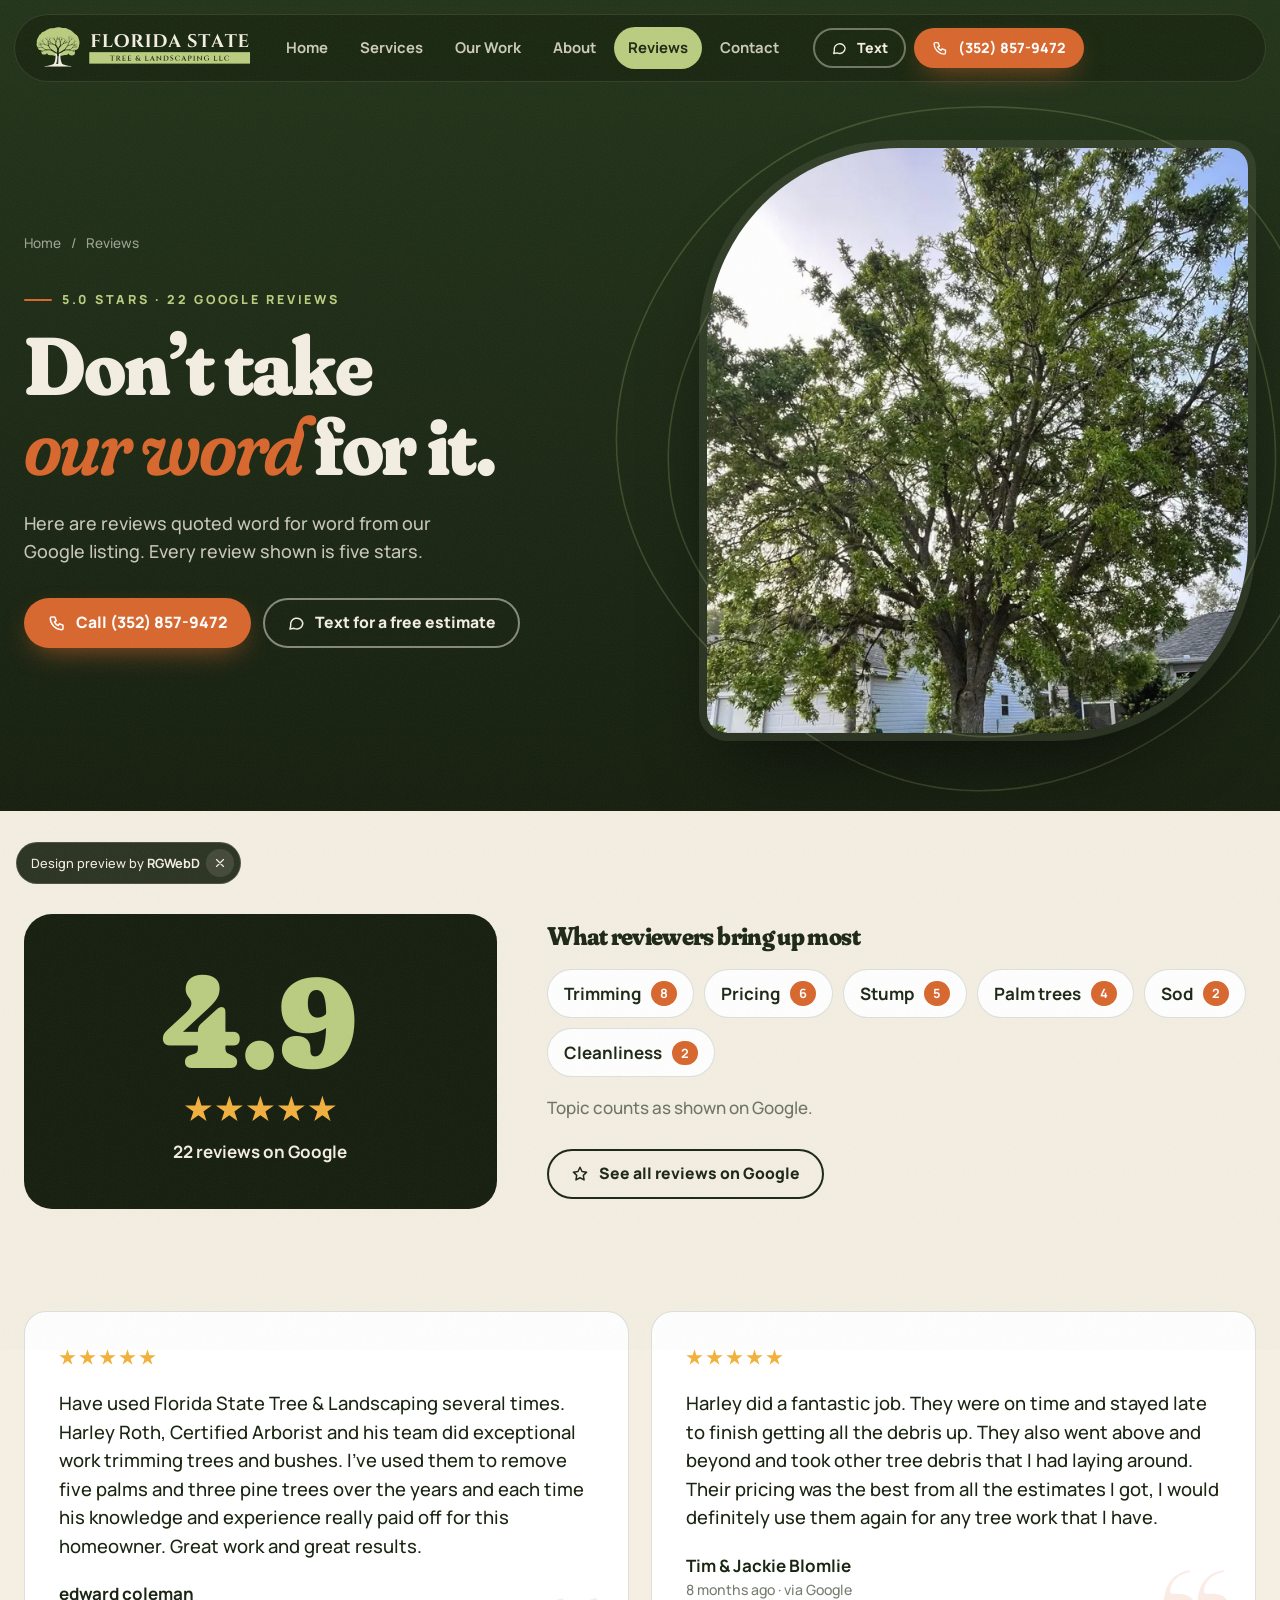
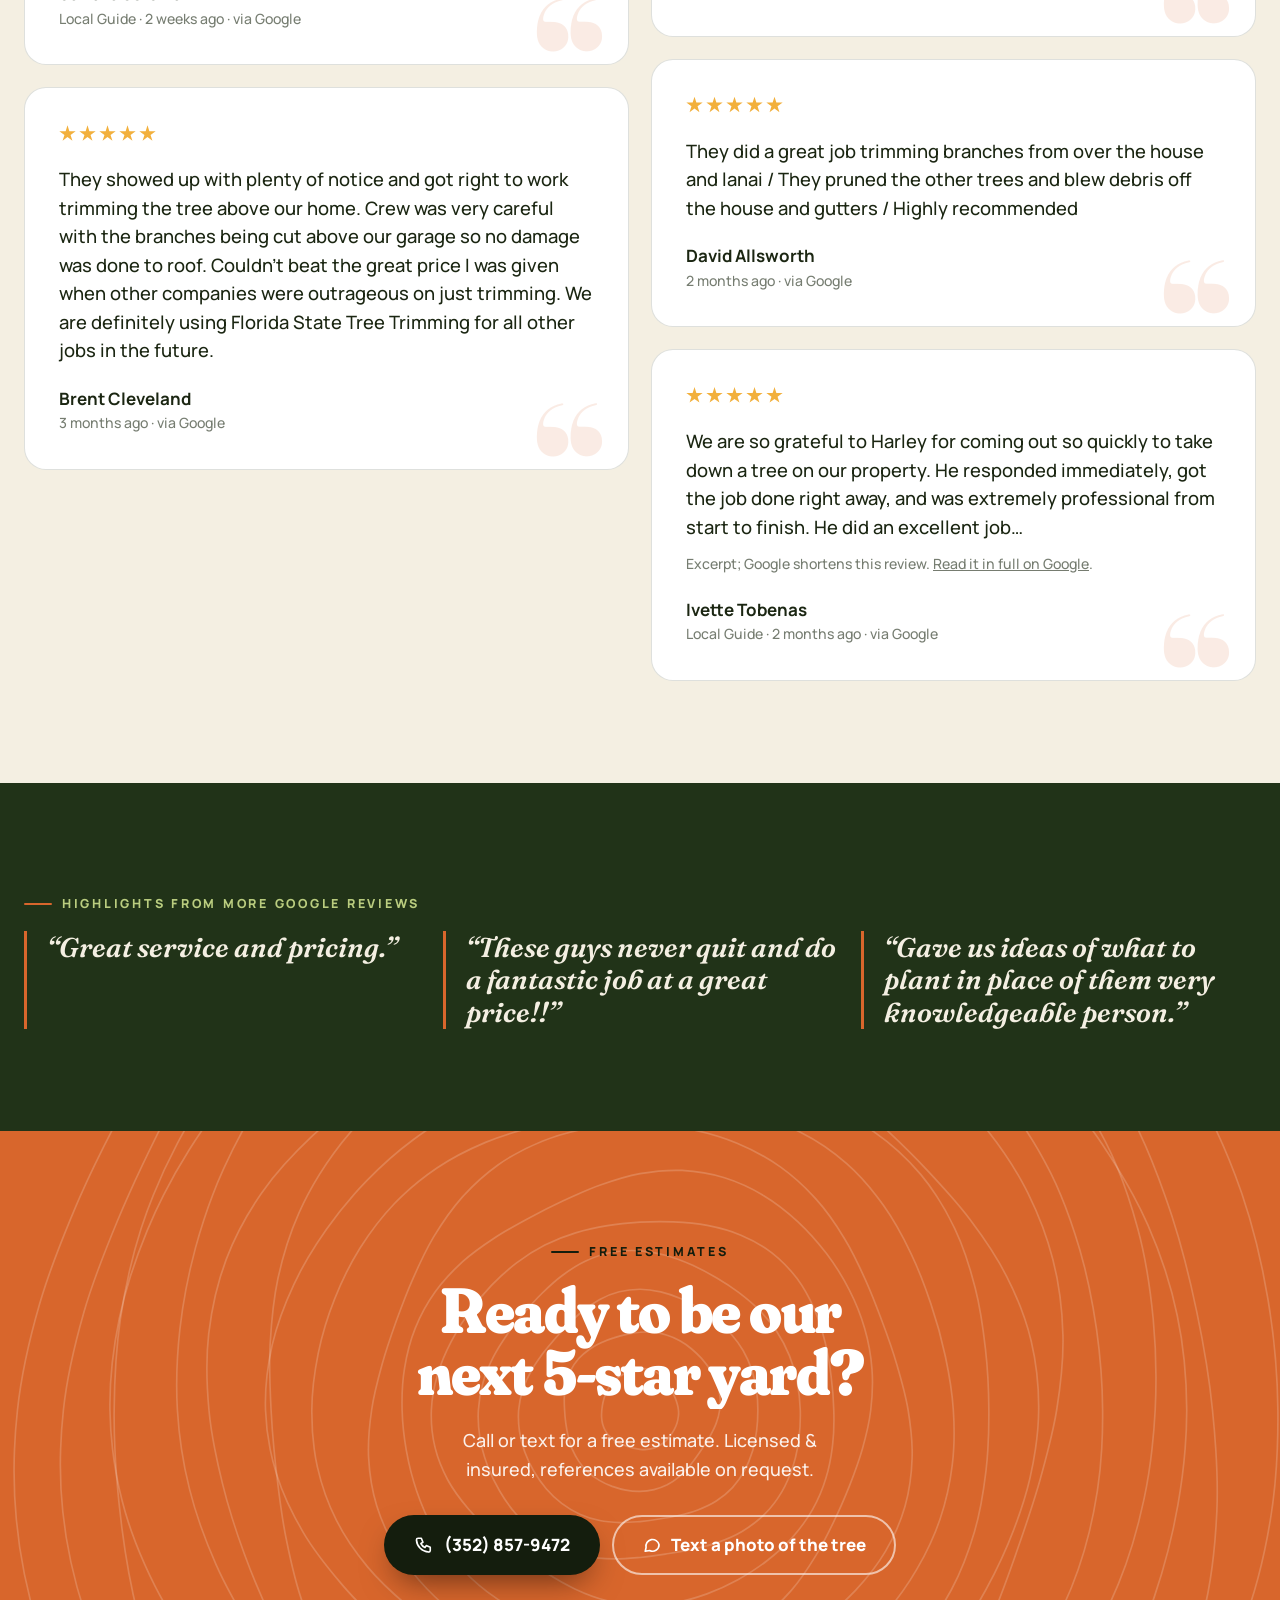
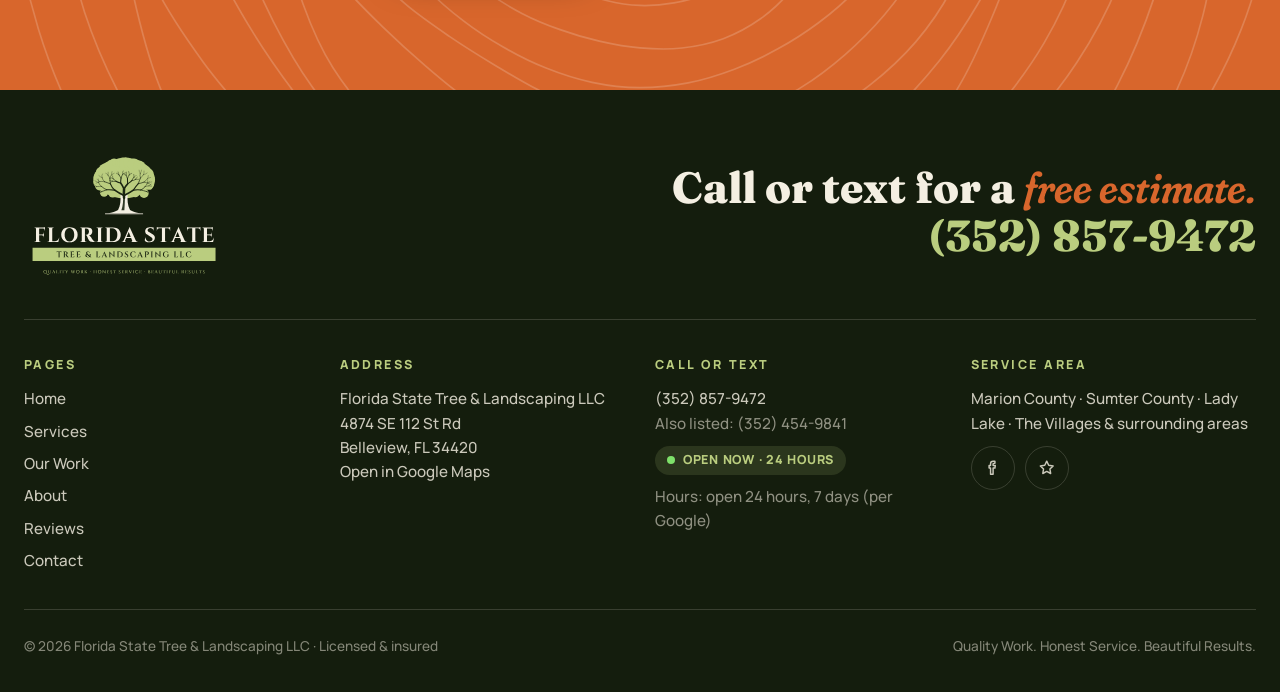
<file: reviews.html>
<!doctype html><html lang="en"><head><meta charset="utf-8">
<meta name="viewport" content="width=device-width,initial-scale=1,viewport-fit=cover">
<title>Reviews: 5.0★ from 22 Google Reviews | Florida State Tree &amp; Landscaping</title><meta name="description" content="Florida State Tree &amp; Landscaping is rated 5.0 out of 5 from 22 Google reviews. Read what homeowners say about our tree trimming, removal and cleanup.">
<link rel="canonical" href="https://rgwebd.github.io/floridastatetree-demo/reviews.html"><meta name="theme-color" content="#1B2612">
<meta property="og:type" content="website"><meta property="og:site_name" content="Florida State Tree &amp; Landscaping"><meta property="og:title" content="Reviews: 5.0★ from 22 Google Reviews | Florida State Tree &amp; Landscaping"><meta property="og:description" content="Florida State Tree &amp; Landscaping is rated 5.0 out of 5 from 22 Google reviews. Read what homeowners say about our tree trimming, removal and cleanup."><meta property="og:url" content="https://rgwebd.github.io/floridastatetree-demo/reviews.html"><meta property="og:image" content="https://rgwebd.github.io/floridastatetree-demo/img/og.jpg"><meta property="og:image:width" content="1200"><meta property="og:image:height" content="630"><meta property="og:locale" content="en_US">
<meta name="twitter:card" content="summary_large_image"><meta name="twitter:title" content="Reviews: 5.0★ from 22 Google Reviews | Florida State Tree &amp; Landscaping"><meta name="twitter:description" content="Florida State Tree &amp; Landscaping is rated 5.0 out of 5 from 22 Google reviews. Read what homeowners say about our tree trimming, removal and cleanup."><meta name="twitter:image" content="https://rgwebd.github.io/floridastatetree-demo/img/og.jpg">
<link rel="icon" href="favicon.svg" type="image/svg+xml"><link rel="icon" href="favicon.ico" sizes="any"><link rel="apple-touch-icon" href="apple-touch-icon.png">
<link rel="preconnect" href="https://fonts.googleapis.com"><link rel="preconnect" href="https://fonts.gstatic.com" crossorigin>
<link href="https://fonts.googleapis.com/css2?family=Fraunces:ital,opsz,wght,SOFT@0,9..144,300..900,0..100;1,9..144,300..900,0..100&family=Manrope:wght@400;500;600;700;800&display=swap" rel="stylesheet">
<link rel="stylesheet" href="styles.css?v=7"><script type="application/ld+json">{"@context": "https://schema.org", "@type": "HomeAndConstructionBusiness", "additionalType": "https://en.wikipedia.org/wiki/Arborist", "@id": "https://rgwebd.github.io/floridastatetree-demo/#business", "name": "Florida State Tree & Landscaping LLC", "alternateName": "Florida State Tree & Landscaping", "slogan": "Quality Work. Honest Service. Beautiful Results.", "description": "Licensed and insured tree service based in Belleview, Florida: tree removal, trimming, stump grinding, storm cleanup and emergency tree work, tree assessments and landscaping. Free estimates. Serving Marion County, Sumter County, Lady Lake and The Villages.", "url": "https://rgwebd.github.io/floridastatetree-demo/", "telephone": "+13528579472", "image": "https://rgwebd.github.io/floridastatetree-demo/img/og.jpg", "logo": "https://rgwebd.github.io/floridastatetree-demo/brand/logo-stacked.svg", "address": {"@type": "PostalAddress", "streetAddress": "4874 SE 112 St Rd", "addressLocality": "Belleview", "addressRegion": "FL", "postalCode": "34420", "addressCountry": "US"}, "geo": {"@type": "GeoCoordinates", "latitude": 29.0453038, "longitude": -82.0679205}, "areaServed": [{"@type": "AdministrativeArea", "name": "Marion County, FL"}, {"@type": "AdministrativeArea", "name": "Sumter County, FL"}, {"@type": "City", "name": "Lady Lake, FL"}, {"@type": "Place", "name": "The Villages, FL"}], "openingHoursSpecification": [{"@type": "OpeningHoursSpecification", "dayOfWeek": ["Monday", "Tuesday", "Wednesday", "Thursday", "Friday", "Saturday", "Sunday"], "opens": "00:00", "closes": "23:59"}], "hasMap": "https://www.google.com/maps/place/Florida+State+Tree+%26+Landscaping+LLC/@29.0453038,-82.0679205,17z/data=!4m6!3m5!1s0xfcb74f72141208b:0x3787b57b5eda292d", "sameAs": ["https://www.facebook.com/p/Florida-State-Tree-Landscaping-LLC-100083582852027/", "https://www.google.com/maps/place/Florida+State+Tree+%26+Landscaping+LLC/@29.0453038,-82.0679205,17z/data=!4m6!3m5!1s0xfcb74f72141208b:0x3787b57b5eda292d"], "aggregateRating": {"@type": "AggregateRating", "ratingValue": "5.0", "reviewCount": "22", "bestRating": "5"}, "hasOfferCatalog": {"@type": "OfferCatalog", "name": "Tree & landscaping services", "itemListElement": [{"@type": "Offer", "itemOffered": {"@type": "Service", "name": "Tree Removal", "description": "From big pines to palms, we take trees down safely in controlled sections, using an aerial lift where the job calls for it, and haul the wood and brush away."}}, {"@type": "Offer", "itemOffered": {"@type": "Service", "name": "Tree Trimming & Pruning", "description": "Branches hanging over the house, garage or lanai come off carefully, and the rest of the tree gets pruned to look right. Customers mention we even blow the debris off the roof and gutters."}}, {"@type": "Offer", "itemOffered": {"@type": "Service", "name": "Stump Grinding", "description": "Once a tree is down, the stump grinder chews the stump below grade so you can replant, lay sod or just mow over it."}}, {"@type": "Offer", "itemOffered": {"@type": "Service", "name": "Storm Cleanup & Emergency Tree Work", "description": "After a hurricane we cut hazardous trees, remove fallen ones and haul away damaged debris. We’ve traveled as far as Navarre, Florida to help homeowners after a storm."}}, {"@type": "Offer", "itemOffered": {"@type": "Service", "name": "Tree Assessments", "description": "We’ll look at the tree with you, talk through trimming versus removal, and give you an honest free estimate. One customer said we even gave ideas on what to plant in place of the trees."}}, {"@type": "Offer", "itemOffered": {"@type": "Service", "name": "Landscaping", "description": "Full landscaping to finish the job: fresh sod, planting beds, rock borders and palm care, so the yard looks better than before the trees came down."}}]}, "review": [{"@type": "Review", "author": {"@type": "Person", "name": "edward coleman"}, "reviewRating": {"@type": "Rating", "ratingValue": "5", "bestRating": "5"}, "reviewBody": "Have used Florida State Tree & Landscaping several times.  Harley Roth, Certified Arborist and his team did exceptional work trimming trees and bushes.  I've used them to remove five palms and three pine trees over the years and each time his knowledge and experience really paid off for this homeowner.  Great work and great results."}, {"@type": "Review", "author": {"@type": "Person", "name": "Brent Cleveland"}, "reviewRating": {"@type": "Rating", "ratingValue": "5", "bestRating": "5"}, "reviewBody": "They showed up with plenty of notice and got right to work trimming the tree above our home. Crew was very careful with the branches being cut above our garage so no damage was done to roof. Couldn’t beat the great price I was given when other companies were outrageous on just trimming. We are definitely using Florida State Tree Trimming for all other jobs in the future."}, {"@type": "Review", "author": {"@type": "Person", "name": "Tim & Jackie Blomlie"}, "reviewRating": {"@type": "Rating", "ratingValue": "5", "bestRating": "5"}, "reviewBody": "Harley did a fantastic job. They were on time and stayed late to finish getting all the debris up. They also went above and beyond and took other tree debris that I had laying around. Their pricing was the best from all the estimates I got, I would definitely use them again for any tree work that I have."}, {"@type": "Review", "author": {"@type": "Person", "name": "David Allsworth"}, "reviewRating": {"@type": "Rating", "ratingValue": "5", "bestRating": "5"}, "reviewBody": "They did a great job trimming branches from over the house and lanai / They pruned the other trees and blew debris off the house and gutters / Highly recommended"}]}</script><script type="application/ld+json">{"@context": "https://schema.org", "@type": "BreadcrumbList", "itemListElement": [{"@type": "ListItem", "position": 1, "name": "Home", "item": "https://rgwebd.github.io/floridastatetree-demo/"}, {"@type": "ListItem", "position": 2, "name": "Reviews", "item": "https://rgwebd.github.io/floridastatetree-demo/reviews.html"}]}</script><script src="https://cosmiccallers.lovable.app/demo-track.js" data-demo="floridastatetree-demo" defer></script></head><body><a class="skip" href="#main">Skip to content</a><div class="vine" aria-hidden="true"><i></i></div><div class="grain" aria-hidden="true"></div>
<header class="nav"><div class="nav-in"><a class="brand" href="index.html" aria-label="Florida State Tree &amp; Landscaping home"><img src="brand/logo-horizontal-dark.svg" alt="Florida State Tree &amp; Landscaping LLC" width="300" height="76"></a>
<nav aria-label="Main"><ul><li><a href="index.html">Home</a></li><li><a href="services.html">Services</a></li><li><a href="work.html">Our Work</a></li><li><a href="about.html">About</a></li><li><a href="reviews.html" aria-current=page>Reviews</a></li><li><a href="contact.html">Contact</a></li></ul></nav>
<div class="acts"><a class="btn ghost sm" href="sms:+13528579472"><svg class="ic " viewBox="0 0 24 24" fill="none" stroke="currentColor" stroke-width="2" stroke-linecap="round" stroke-linejoin="round" aria-hidden="true"><path d="M21 12a8 8 0 0 1-11.6 7.1L4 20l1-4.6A8 8 0 1 1 21 12z"/></svg><span>Text</span></a><a class="btn wood sm mag" href="tel:+13528579472"><svg class="ic " viewBox="0 0 24 24" fill="none" stroke="currentColor" stroke-width="2" stroke-linecap="round" stroke-linejoin="round" aria-hidden="true"><path d="M5 4h4l2 5-2.5 1.5a11 11 0 0 0 5 5L15 13l5 2v4a2 2 0 0 1-2 2A16 16 0 0 1 3 6a2 2 0 0 1 2-2"/></svg><span>(352) 857-9472</span></a></div>
<button class="menu-btn" aria-expanded="false" aria-controls="mmenu" aria-label="Open menu"><i></i><i></i></button></div></header>
<div class="mmenu" id="mmenu" aria-hidden="true"><svg class="mm-rings" viewBox="-336.00000000000006 -336.00000000000006 672.0000000000001 672.0000000000001" aria-hidden="true" ><path d="M33.8 0.0C33.8 1.9 33.5 3.9 33.1 5.8C32.6 7.7 31.9 9.6 31.1 11.3C30.3 13.1 29.3 14.7 28.3 16.4C27.3 18.0 26.2 19.5 25.0 20.9C23.8 22.4 22.5 23.8 21.1 25.2C19.7 26.5 18.3 27.8 16.7 28.9C15.1 30.0 13.3 31.0 11.6 31.8C9.8 32.5 7.8 33.2 5.9 33.5C4.0 33.9 2.0 34.1 0.0 34.1C-2.0 34.1 -4.0 33.9 -5.9 33.5C-7.8 33.1 -9.8 32.6 -11.6 31.9C-13.5 31.2 -15.3 30.4 -16.9 29.4C-18.6 28.4 -20.3 27.2 -21.7 25.9C-23.2 24.6 -24.5 23.1 -25.6 21.5C-26.8 19.9 -27.7 18.2 -28.5 16.5C-29.3 14.7 -29.9 12.9 -30.3 11.0C-30.8 9.2 -31.1 7.4 -31.3 5.5C-31.6 3.7 -31.7 1.9 -31.8 0.0C-31.9 -1.9 -31.9 -3.7 -31.8 -5.6C-31.6 -7.5 -31.4 -9.4 -31.0 -11.3C-30.6 -13.2 -30.1 -15.1 -29.3 -16.9C-28.5 -18.7 -27.5 -20.5 -26.3 -22.1C-25.1 -23.6 -23.7 -25.1 -22.1 -26.4C-20.6 -27.7 -18.9 -28.8 -17.1 -29.7C-15.4 -30.6 -13.5 -31.3 -11.6 -31.9C-9.7 -32.5 -7.8 -33.0 -5.9 -33.3C-3.9 -33.5 -1.9 -33.7 -0.0 -33.6C1.9 -33.6 3.9 -33.4 5.8 -33.0C7.7 -32.6 9.6 -32.0 11.4 -31.2C13.1 -30.5 14.9 -29.6 16.5 -28.5C18.1 -27.5 19.6 -26.3 21.0 -25.0C22.4 -23.7 23.7 -22.4 25.0 -20.9C26.2 -19.5 27.4 -18.0 28.4 -16.4C29.5 -14.8 30.5 -13.1 31.3 -11.4C32.0 -9.6 32.7 -7.7 33.2 -5.8C33.6 -4.0 33.8 -1.9 33.8 0.0Z" style="--i:0"/><path d="M66.0 0.0C65.6 3.8 64.8 7.6 63.9 11.3C63.0 14.9 61.8 18.5 60.4 22.0C59.1 25.5 57.6 28.9 56.0 32.3C54.3 35.7 52.5 39.0 50.3 42.2C48.2 45.4 45.8 48.6 43.1 51.4C40.5 54.2 37.4 56.9 34.2 59.2C30.9 61.4 27.3 63.3 23.6 64.7C19.9 66.2 15.9 67.2 12.0 67.8C8.0 68.4 4.0 68.6 0.0 68.5C-4.0 68.4 -8.0 67.8 -11.8 67.0C-15.7 66.2 -19.5 65.1 -23.1 63.6C-26.8 62.1 -30.3 60.3 -33.6 58.2C-36.8 56.0 -39.9 53.5 -42.7 50.8C-45.4 48.1 -47.8 45.1 -50.0 42.0C-52.2 38.8 -54.0 35.5 -55.6 32.1C-57.3 28.8 -58.7 25.3 -59.9 21.8C-61.1 18.3 -62.2 14.8 -63.1 11.1C-64.0 7.5 -64.8 3.8 -65.3 0.0C-65.7 -3.8 -66.0 -7.7 -65.8 -11.6C-65.6 -15.5 -65.0 -19.5 -64.0 -23.3C-62.9 -27.1 -61.3 -30.9 -59.4 -34.3C-57.4 -37.7 -55.0 -41.0 -52.3 -43.9C-49.7 -46.8 -46.6 -49.4 -43.4 -51.8C-40.3 -54.1 -36.9 -56.2 -33.5 -58.0C-30.0 -59.8 -26.5 -61.4 -22.8 -62.7C-19.2 -64.0 -15.4 -65.1 -11.6 -65.8C-7.8 -66.5 -3.9 -66.9 -0.0 -66.9C3.9 -67.0 7.8 -66.6 11.6 -65.9C15.4 -65.1 19.2 -64.0 22.8 -62.6C26.4 -61.2 29.9 -59.4 33.2 -57.4C36.5 -55.5 39.6 -53.2 42.6 -50.8C45.6 -48.4 48.5 -45.7 51.1 -42.9C53.7 -40.0 56.1 -36.9 58.1 -33.6C60.2 -30.3 62.0 -26.7 63.3 -23.0C64.6 -19.4 65.4 -15.5 65.9 -11.6C66.3 -7.8 66.3 -3.8 66.0 0.0Z" style="--i:1"/><path d="M97.3 0.0C97.6 5.6 97.5 11.4 96.7 17.1C96.0 22.7 94.7 28.4 92.9 33.8C91.1 39.2 88.7 44.6 85.9 49.6C83.1 54.6 79.8 59.5 76.3 64.0C72.7 68.5 68.7 72.8 64.4 76.8C60.2 80.7 55.5 84.5 50.6 87.6C45.7 90.8 40.4 93.7 34.9 95.8C29.4 98.0 23.5 99.6 17.7 100.5C11.9 101.4 5.8 101.6 0.0 101.3C-5.8 101.0 -11.7 99.9 -17.4 98.5C-23.0 97.1 -28.5 95.1 -33.8 92.9C-39.2 90.8 -44.3 88.3 -49.3 85.5C-54.4 82.7 -59.3 79.7 -64.0 76.2C-68.6 72.8 -73.3 69.1 -77.3 64.9C-81.4 60.7 -85.3 56.0 -88.5 51.1C-91.6 46.1 -94.3 40.6 -96.2 35.0C-98.1 29.4 -99.3 23.5 -99.9 17.6C-100.5 11.8 -100.4 5.8 -99.9 0.0C-99.4 -5.8 -98.3 -11.5 -97.0 -17.1C-95.6 -22.7 -93.9 -28.1 -91.8 -33.4C-89.7 -38.7 -87.3 -43.9 -84.5 -48.8C-81.7 -53.7 -78.5 -58.5 -74.9 -62.9C-71.4 -67.3 -67.3 -71.4 -63.0 -75.1C-58.7 -78.8 -54.0 -82.2 -49.1 -85.1C-44.3 -88.1 -39.1 -90.6 -33.8 -92.8C-28.5 -94.9 -22.9 -96.8 -17.3 -98.2C-11.7 -99.7 -5.9 -100.8 -0.0 -101.4C5.9 -102.0 12.0 -102.3 17.9 -101.7C23.9 -101.2 30.0 -100.1 35.8 -98.3C41.5 -96.4 47.2 -93.8 52.3 -90.6C57.4 -87.3 62.1 -83.3 66.3 -79.0C70.4 -74.7 74.0 -69.7 77.2 -64.7C80.3 -59.8 82.9 -54.5 85.2 -49.2C87.5 -43.9 89.5 -38.6 91.1 -33.2C92.8 -27.8 94.2 -22.3 95.3 -16.8C96.3 -11.3 97.1 -5.6 97.3 0.0Z" style="--i:2"/><path d="M135.0 0.0C134.9 7.8 133.7 15.7 131.9 23.3C130.1 30.8 127.4 38.2 124.4 45.3C121.3 52.3 117.6 59.1 113.7 65.6C109.7 72.1 105.3 78.4 100.5 84.3C95.7 90.3 90.6 96.0 84.9 101.2C79.3 106.4 73.2 111.3 66.7 115.5C60.2 119.6 53.1 123.3 45.9 126.2C38.7 129.0 31.0 131.2 23.4 132.6C15.7 134.0 7.8 134.7 0.0 134.8C-7.8 135.0 -15.7 134.4 -23.5 133.3C-31.3 132.1 -39.1 130.4 -46.6 127.9C-54.1 125.5 -61.6 122.4 -68.5 118.6C-75.4 114.7 -82.1 110.1 -87.9 104.8C-93.8 99.5 -99.1 93.3 -103.6 86.9C-108.0 80.5 -111.7 73.3 -114.7 66.2C-117.7 59.1 -119.8 51.6 -121.5 44.2C-123.3 36.9 -124.4 29.5 -125.3 22.1C-126.3 14.7 -126.8 7.4 -127.1 0.0C-127.3 -7.4 -127.4 -14.9 -126.8 -22.4C-126.2 -29.9 -125.3 -37.5 -123.5 -45.0C-121.7 -52.4 -119.3 -60.0 -116.1 -67.0C-112.8 -74.0 -108.7 -81.0 -103.9 -87.2C-99.2 -93.4 -93.6 -99.3 -87.6 -104.4C-81.7 -109.6 -75.0 -114.2 -68.2 -118.2C-61.4 -122.2 -54.1 -125.6 -46.7 -128.3C-39.3 -131.0 -31.5 -133.2 -23.7 -134.6C-15.9 -135.9 -7.9 -136.6 -0.0 -136.4C7.9 -136.2 15.9 -135.1 23.5 -133.2C31.1 -131.4 38.6 -128.6 45.6 -125.3C52.6 -122.0 59.3 -117.9 65.6 -113.6C71.9 -109.3 77.7 -104.4 83.4 -99.4C89.0 -94.3 94.3 -89.0 99.3 -83.4C104.4 -77.7 109.2 -71.9 113.6 -65.6C117.9 -59.3 122.0 -52.6 125.2 -45.6C128.4 -38.5 131.1 -31.0 132.7 -23.4C134.4 -15.8 135.2 -7.8 135.0 0.0Z" style="--i:3"/><path d="M169.5 0.0C170.0 9.8 169.3 19.9 167.7 29.6C166.2 39.3 163.5 49.0 160.2 58.3C156.9 67.6 152.7 76.7 147.8 85.3C142.9 93.9 137.2 102.2 130.8 109.8C124.5 117.3 117.3 124.5 109.6 130.6C101.9 136.7 93.3 142.1 84.5 146.4C75.8 150.8 66.3 154.1 57.0 156.6C47.6 159.1 38.0 160.5 28.5 161.4C19.0 162.4 9.4 162.4 0.0 162.2C-9.4 161.9 -18.8 161.1 -28.2 159.8C-37.5 158.5 -46.9 156.8 -56.1 154.2C-65.3 151.7 -74.7 148.6 -83.4 144.4C-92.1 140.2 -100.7 135.1 -108.3 129.1C-116.0 123.1 -123.2 116.0 -129.2 108.5C-135.3 100.9 -140.5 92.3 -144.9 83.6C-149.2 75.0 -152.5 65.7 -155.3 56.5C-158.0 47.3 -160.0 37.9 -161.4 28.5C-162.8 19.0 -163.7 9.5 -163.9 0.0C-164.1 -9.5 -163.8 -19.2 -162.6 -28.7C-161.4 -38.2 -159.5 -47.8 -156.6 -57.0C-153.8 -66.2 -149.9 -75.4 -145.3 -83.9C-140.7 -92.4 -135.1 -100.6 -128.9 -108.2C-122.8 -115.7 -115.8 -122.7 -108.4 -129.1C-101.0 -135.5 -93.0 -141.4 -84.6 -146.6C-76.3 -151.7 -67.4 -156.4 -58.3 -160.1C-49.1 -163.8 -39.5 -166.9 -29.7 -168.7C-20.0 -170.5 -9.8 -171.4 -0.0 -171.0C9.8 -170.7 19.9 -169.0 29.3 -166.4C38.8 -163.8 48.0 -159.8 56.6 -155.4C65.1 -151.0 73.1 -145.5 80.8 -139.9C88.4 -134.3 95.4 -128.1 102.2 -121.8C109.0 -115.5 115.5 -109.0 121.7 -102.1C127.9 -95.3 134.0 -88.2 139.5 -80.5C145.0 -72.9 150.3 -64.8 154.5 -56.2C158.8 -47.7 162.5 -38.5 165.0 -29.1C167.5 -19.7 169.1 -9.8 169.5 0.0Z" style="--i:4"/><path d="M197.3 0.0C198.4 11.4 198.9 23.3 197.8 34.9C196.7 46.5 194.5 58.4 190.9 69.5C187.2 80.6 182.1 91.6 176.0 101.6C169.9 111.6 162.3 121.0 154.3 129.5C146.3 138.0 137.3 145.6 128.1 152.6C118.9 159.6 109.1 165.9 99.0 171.5C89.0 177.2 78.6 182.3 67.9 186.5C57.2 190.7 46.0 194.4 34.7 196.9C23.4 199.4 11.6 201.1 0.0 201.5C-11.6 201.8 -23.6 201.0 -35.1 199.1C-46.6 197.2 -58.1 193.9 -69.1 189.9C-80.1 185.8 -90.8 180.6 -100.9 174.8C-111.1 169.0 -120.8 162.2 -129.9 154.8C-139.0 147.5 -147.8 139.3 -155.5 130.5C-163.2 121.6 -170.4 112.0 -176.2 101.8C-182.1 91.6 -187.0 80.5 -190.4 69.3C-193.9 58.1 -195.9 46.3 -196.8 34.7C-197.7 23.2 -197.1 11.3 -195.9 0.0C-194.6 -11.3 -192.1 -22.5 -189.3 -33.4C-186.6 -44.3 -183.1 -54.8 -179.3 -65.3C-175.5 -75.7 -171.4 -86.0 -166.5 -96.1C-161.7 -106.3 -156.5 -116.5 -150.3 -126.1C-144.0 -135.7 -137.0 -145.3 -129.0 -153.8C-121.0 -162.2 -111.9 -170.3 -102.2 -176.9C-92.4 -183.6 -81.5 -189.3 -70.5 -193.6C-59.4 -197.9 -47.5 -201.0 -35.8 -203.0C-24.0 -204.9 -11.9 -205.7 -0.0 -205.4C11.9 -205.2 23.9 -203.9 35.6 -201.6C47.2 -199.3 58.8 -196.1 69.8 -191.7C80.7 -187.4 91.5 -181.9 101.3 -175.5C111.2 -169.2 120.5 -161.6 128.7 -153.4C137.0 -145.3 144.4 -136.1 151.0 -126.7C157.5 -117.3 163.1 -107.2 168.1 -97.1C173.2 -86.9 177.4 -76.5 181.2 -66.0C185.1 -55.4 188.5 -44.7 191.1 -33.7C193.8 -22.7 196.1 -11.4 197.3 0.0Z" style="--i:5"/><path d="M239.4 0.0C237.8 13.8 234.2 27.6 230.1 40.6C225.9 53.6 220.4 66.1 214.5 78.1C208.7 90.1 202.2 101.6 195.2 112.7C188.2 123.8 180.8 134.6 172.6 144.8C164.4 155.0 155.6 165.0 146.0 174.0C136.3 183.0 125.9 191.5 114.7 198.7C103.5 205.9 91.4 212.1 79.0 217.1C66.6 222.1 53.5 225.8 40.3 228.5C27.1 231.1 13.5 232.6 0.0 233.0C-13.5 233.5 -27.3 232.9 -40.8 231.1C-54.3 229.4 -67.9 226.7 -81.0 222.6C-94.1 218.5 -107.2 213.2 -119.2 206.5C-131.3 199.8 -142.9 191.7 -153.2 182.6C-163.5 173.5 -172.9 162.9 -181.0 151.9C-189.1 140.9 -195.9 128.7 -201.8 116.5C-207.8 104.4 -212.5 91.6 -216.6 78.9C-220.8 66.1 -224.1 53.1 -226.7 40.0C-229.3 26.8 -231.4 13.5 -232.3 0.0C-233.1 -13.5 -233.4 -27.3 -232.0 -40.9C-230.5 -54.5 -228.0 -68.4 -223.7 -81.4C-219.4 -94.4 -213.5 -107.4 -206.3 -119.1C-199.1 -130.8 -190.2 -141.8 -180.7 -151.6C-171.2 -161.5 -160.4 -170.2 -149.3 -178.0C-138.3 -185.8 -126.5 -192.5 -114.6 -198.5C-102.7 -204.5 -90.4 -209.6 -77.9 -213.9C-65.4 -218.2 -52.5 -221.8 -39.5 -224.3C-26.6 -226.7 -13.2 -228.4 -0.0 -228.7C13.2 -228.9 26.7 -228.1 39.9 -226.0C53.0 -223.9 66.1 -220.6 78.7 -216.3C91.4 -212.0 103.7 -206.5 115.7 -200.3C127.6 -194.1 139.2 -187.0 150.3 -179.1C161.3 -171.2 172.2 -162.5 182.0 -152.7C191.9 -143.0 201.4 -132.4 209.3 -120.8C217.2 -109.3 224.3 -96.6 229.4 -83.5C234.4 -70.4 238.0 -56.2 239.7 -42.3C241.3 -28.3 241.0 -13.8 239.4 0.0Z" style="--i:6"/><path d="M259.4 0.0C259.7 15.0 258.9 30.3 256.6 45.2C254.3 60.2 250.6 75.1 245.8 89.5C241.0 103.8 234.7 117.9 227.6 131.4C220.5 144.9 212.3 158.0 203.2 170.5C194.1 182.9 184.1 195.1 173.0 206.2C162.0 217.4 150.0 228.2 137.0 237.4C124.1 246.5 109.9 255.0 95.1 261.3C80.3 267.5 64.3 272.3 48.5 274.8C32.6 277.3 15.9 277.6 0.0 276.2C-15.9 274.8 -31.9 271.0 -47.0 266.3C-62.0 261.6 -76.5 255.0 -90.3 248.1C-104.1 241.2 -117.2 233.2 -129.8 224.8C-142.4 216.5 -154.5 207.6 -166.1 197.9C-177.6 188.3 -188.9 178.1 -199.0 167.0C-209.2 155.9 -219.0 144.0 -227.2 131.2C-235.4 118.4 -242.7 104.6 -248.4 90.4C-254.1 76.2 -258.3 61.1 -261.1 46.0C-264.0 31.0 -265.3 15.4 -265.4 0.0C-265.6 -15.4 -264.4 -31.0 -262.1 -46.2C-259.8 -61.5 -256.4 -76.8 -251.6 -91.6C-246.9 -106.4 -240.9 -121.1 -233.5 -134.8C-226.1 -148.6 -217.3 -162.0 -207.2 -173.9C-197.2 -185.8 -185.5 -196.9 -173.2 -206.4C-160.9 -216.0 -147.2 -224.1 -133.4 -231.1C-119.6 -238.1 -105.0 -243.6 -90.4 -248.4C-75.8 -253.1 -60.8 -256.7 -45.8 -259.6C-30.7 -262.5 -15.4 -264.6 -0.0 -265.6C15.4 -266.6 31.2 -266.9 46.8 -265.4C62.4 -264.0 78.4 -261.4 93.5 -256.8C108.5 -252.1 123.6 -245.8 137.3 -237.8C150.9 -229.8 163.8 -219.7 175.2 -208.8C186.6 -197.9 196.6 -185.2 205.4 -172.4C214.2 -159.5 221.6 -145.6 228.0 -131.7C234.5 -117.8 239.8 -103.4 244.3 -88.9C248.8 -74.5 252.4 -59.8 254.9 -45.0C257.5 -30.1 259.2 -15.0 259.4 0.0Z" style="--i:7"/><path d="M293.3 0.0C293.4 17.0 292.0 34.1 289.7 51.1C287.3 68.0 283.9 84.9 279.3 101.7C274.7 118.4 269.2 135.2 262.1 151.4C255.1 167.5 246.8 183.8 236.7 198.6C226.7 213.5 214.9 228.0 201.6 240.3C188.4 252.5 173.1 263.6 157.2 272.2C141.3 280.8 123.6 287.3 106.2 291.8C88.8 296.3 70.5 298.3 52.8 299.2C35.1 300.1 17.3 298.9 0.0 297.1C-17.3 295.3 -34.2 292.1 -50.8 288.3C-67.4 284.4 -83.8 279.7 -99.7 273.9C-115.6 268.1 -131.4 261.5 -146.3 253.4C-161.2 245.4 -175.9 236.1 -189.2 225.5C-202.6 214.9 -215.2 202.9 -226.4 190.0C-237.6 177.1 -247.7 162.8 -256.5 148.1C-265.4 133.4 -273.0 117.7 -279.4 101.7C-285.9 85.7 -291.2 69.0 -295.2 52.0C-299.1 35.1 -302.0 17.5 -303.0 0.0C-304.0 -17.5 -303.6 -35.6 -301.0 -53.1C-298.5 -70.5 -294.0 -88.2 -287.7 -104.7C-281.4 -121.2 -272.8 -137.3 -263.2 -152.0C-253.5 -166.6 -241.9 -180.3 -229.8 -192.8C-217.7 -205.4 -204.3 -216.7 -190.7 -227.2C-177.1 -237.8 -162.8 -247.5 -148.0 -256.4C-133.3 -265.3 -118.1 -273.6 -102.2 -280.7C-86.3 -287.7 -69.6 -294.1 -52.6 -298.4C-35.6 -302.8 -17.7 -306.0 -0.0 -306.7C17.7 -307.4 36.0 -306.2 53.4 -302.8C70.8 -299.5 88.2 -293.7 104.3 -286.7C120.5 -279.6 136.0 -270.4 150.4 -260.5C164.8 -250.6 178.2 -239.1 190.7 -227.2C203.2 -215.3 214.8 -202.5 225.3 -189.1C235.9 -175.7 245.7 -161.5 254.1 -146.7C262.5 -131.9 270.0 -116.3 275.8 -100.4C281.6 -84.4 286.0 -67.7 288.9 -50.9C291.9 -34.2 293.1 -17.0 293.3 0.0Z" style="--i:8"/></svg><nav aria-label="Mobile"><a class="mm-l" href="index.html" style="--d:0"><span>01</span>Home</a><a class="mm-l" href="services.html" style="--d:1"><span>02</span>Services</a><a class="mm-l" href="work.html" style="--d:2"><span>03</span>Our Work</a><a class="mm-l" href="about.html" style="--d:3"><span>04</span>About</a><a class="mm-l" href="reviews.html" aria-current=page style="--d:4"><span>05</span>Reviews</a><a class="mm-l" href="contact.html" style="--d:5"><span>06</span>Contact</a></nav>
<div class="mm-foot"><a class="btn wood" href="tel:+13528579472"><svg class="ic " viewBox="0 0 24 24" fill="none" stroke="currentColor" stroke-width="2" stroke-linecap="round" stroke-linejoin="round" aria-hidden="true"><path d="M5 4h4l2 5-2.5 1.5a11 11 0 0 0 5 5L15 13l5 2v4a2 2 0 0 1-2 2A16 16 0 0 1 3 6a2 2 0 0 1 2-2"/></svg>Call (352) 857-9472</a><a class="btn ghost" href="sms:+13528579472"><svg class="ic " viewBox="0 0 24 24" fill="none" stroke="currentColor" stroke-width="2" stroke-linecap="round" stroke-linejoin="round" aria-hidden="true"><path d="M21 12a8 8 0 0 1-11.6 7.1L4 20l1-4.6A8 8 0 1 1 21 12z"/></svg>Text for a free estimate</a></div></div><main id="main">
<section class="phero" aria-labelledby="ph-h"><div class="wrap phero-in">
<div class="ph-copy"><nav class="crumbs" aria-label="Breadcrumb"><a href="index.html">Home</a><span aria-hidden="true">/</span><span aria-current="page">Reviews</span></nav>
<span class="eyebrow">5.0 stars · 22 Google reviews</span><h1 class="h1 split" id="ph-h"><span class="ln"><span>Don’t take</span></span><span class="ln"><span><em>our word</em> for it.</span></span></h1><p class="lede rv">Here are reviews quoted word for word from our Google listing. Every review shown is five stars.</p>
<div class="cta-row rv d1"><a class="btn wood mag" href="tel:+13528579472"><svg class="ic " viewBox="0 0 24 24" fill="none" stroke="currentColor" stroke-width="2" stroke-linecap="round" stroke-linejoin="round" aria-hidden="true"><path d="M5 4h4l2 5-2.5 1.5a11 11 0 0 0 5 5L15 13l5 2v4a2 2 0 0 1-2 2A16 16 0 0 1 3 6a2 2 0 0 1 2-2"/></svg>Call (352) 857-9472</a><a class="btn line" href="sms:+13528579472"><svg class="ic " viewBox="0 0 24 24" fill="none" stroke="currentColor" stroke-width="2" stroke-linecap="round" stroke-linejoin="round" aria-hidden="true"><path d="M21 12a8 8 0 0 1-11.6 7.1L4 20l1-4.6A8 8 0 1 1 21 12z"/></svg>Text for a free estimate</a></div></div>
<figure class="ph-photo rv"><svg class="ph-rings" viewBox="-291.20000000000005 -291.20000000000005 582.4000000000001 582.4000000000001" aria-hidden="true" ><path d="M37.6 0.0C37.6 2.2 37.5 4.4 37.0 6.5C36.6 8.7 35.9 10.8 35.0 12.8C34.2 14.7 33.1 16.6 31.9 18.4C30.7 20.2 29.3 21.8 27.9 23.4C26.5 25.0 25.0 26.5 23.4 27.9C21.8 29.3 20.1 30.6 18.3 31.8C16.5 32.9 14.6 34.0 12.7 34.8C10.7 35.6 8.6 36.3 6.5 36.8C4.4 37.2 2.2 37.5 0.0 37.5C-2.2 37.5 -4.4 37.4 -6.5 37.0C-8.7 36.7 -10.8 36.2 -12.9 35.5C-15.0 34.8 -17.1 33.9 -19.0 32.9C-20.9 31.9 -22.9 30.7 -24.6 29.3C-26.3 27.9 -27.9 26.3 -29.3 24.6C-30.6 22.8 -31.8 20.9 -32.7 18.9C-33.6 16.9 -34.3 14.8 -34.8 12.7C-35.2 10.6 -35.4 8.4 -35.6 6.3C-35.7 4.2 -35.6 2.1 -35.5 0.0C-35.4 -2.1 -35.1 -4.1 -34.8 -6.1C-34.5 -8.2 -34.2 -10.2 -33.6 -12.2C-33.1 -14.3 -32.5 -16.3 -31.6 -18.3C-30.8 -20.2 -29.7 -22.2 -28.5 -23.9C-27.3 -25.7 -25.8 -27.4 -24.2 -28.9C-22.6 -30.4 -20.8 -31.7 -18.9 -32.8C-17.1 -33.9 -15.0 -34.9 -13.0 -35.6C-10.9 -36.4 -8.8 -37.0 -6.6 -37.4C-4.4 -37.8 -2.2 -38.0 -0.0 -38.0C2.2 -38.0 4.4 -37.8 6.6 -37.4C8.7 -37.0 10.9 -36.3 12.9 -35.5C14.9 -34.6 16.9 -33.5 18.6 -32.3C20.4 -31.0 22.0 -29.6 23.6 -28.1C25.1 -26.6 26.5 -25.0 27.8 -23.3C29.1 -21.6 30.3 -19.9 31.4 -18.1C32.5 -16.3 33.5 -14.5 34.4 -12.5C35.3 -10.6 36.1 -8.5 36.6 -6.5C37.1 -4.4 37.5 -2.2 37.6 0.0Z" style="--i:0"/><path d="M73.6 0.0C73.5 4.3 73.0 8.5 72.3 12.8C71.7 17.0 70.7 21.2 69.5 25.3C68.3 29.4 66.9 33.6 65.1 37.6C63.2 41.5 61.1 45.5 58.5 49.1C56.0 52.7 53.0 56.2 49.6 59.1C46.3 62.1 42.4 64.6 38.5 66.7C34.5 68.7 30.2 70.2 25.9 71.2C21.7 72.3 17.2 72.8 12.9 73.0C8.6 73.3 4.2 73.1 0.0 72.7C-4.2 72.3 -8.4 71.7 -12.5 70.8C-16.6 69.9 -20.6 68.9 -24.6 67.5C-28.5 66.1 -32.4 64.4 -36.1 62.5C-39.7 60.5 -43.3 58.2 -46.6 55.6C-49.9 53.0 -53.0 50.0 -55.9 46.9C-58.7 43.7 -61.3 40.3 -63.6 36.7C-65.9 33.1 -68.0 29.3 -69.8 25.4C-71.6 21.5 -73.2 17.3 -74.3 13.1C-75.5 8.9 -76.4 4.4 -76.7 0.0C-77.0 -4.4 -76.9 -9.0 -76.2 -13.4C-75.5 -17.8 -74.2 -22.3 -72.5 -26.4C-70.8 -30.5 -68.4 -34.4 -65.8 -38.0C-63.2 -41.6 -60.1 -44.8 -57.0 -47.8C-53.8 -50.8 -50.4 -53.5 -47.0 -56.0C-43.5 -58.5 -39.9 -60.7 -36.2 -62.8C-32.6 -64.9 -28.8 -66.8 -24.9 -68.4C-21.0 -70.0 -16.9 -71.4 -12.8 -72.4C-8.6 -73.4 -4.3 -74.1 -0.0 -74.2C4.3 -74.3 8.7 -74.0 12.9 -73.3C17.2 -72.5 21.4 -71.3 25.4 -69.7C29.4 -68.2 33.3 -66.2 36.9 -64.0C40.6 -61.8 44.1 -59.3 47.4 -56.5C50.7 -53.8 53.9 -50.8 56.7 -47.6C59.5 -44.3 62.1 -40.8 64.3 -37.1C66.5 -33.4 68.4 -29.5 69.8 -25.4C71.2 -21.4 72.2 -17.1 72.9 -12.8C73.5 -8.6 73.7 -4.3 73.6 0.0Z" style="--i:1"/><path d="M109.4 0.0C109.7 6.4 109.7 12.8 109.2 19.2C108.6 25.7 107.7 32.3 106.1 38.6C104.4 45.0 102.2 51.4 99.3 57.3C96.3 63.2 92.6 69.0 88.3 74.1C84.0 79.2 79.0 83.8 73.7 87.8C68.4 91.8 62.6 95.2 56.6 98.1C50.7 101.0 44.5 103.3 38.3 105.1C32.0 107.0 25.6 108.3 19.2 109.1C12.9 109.9 6.4 110.3 0.0 110.0C-6.4 109.8 -12.8 109.0 -19.0 107.7C-25.2 106.3 -31.3 104.3 -37.1 101.9C-42.9 99.5 -48.5 96.4 -53.8 93.1C-59.1 89.9 -64.1 86.1 -69.0 82.2C-73.9 78.3 -78.5 74.1 -83.0 69.6C-87.4 65.1 -91.8 60.4 -95.7 55.2C-99.6 50.1 -103.4 44.6 -106.4 38.7C-109.4 32.9 -112.0 26.5 -113.7 20.1C-115.4 13.6 -116.3 6.7 -116.4 0.0C-116.4 -6.7 -115.5 -13.6 -113.9 -20.1C-112.3 -26.6 -109.8 -33.0 -107.0 -38.9C-104.2 -44.9 -100.6 -50.6 -96.9 -56.0C-93.2 -61.3 -89.1 -66.4 -84.8 -71.1C-80.4 -75.9 -75.8 -80.4 -70.8 -84.4C-65.9 -88.5 -60.7 -92.3 -55.2 -95.5C-49.6 -98.7 -43.8 -101.6 -37.8 -103.7C-31.7 -105.9 -25.4 -107.5 -19.1 -108.5C-12.8 -109.5 -6.4 -109.9 -0.0 -109.9C6.4 -109.8 12.8 -109.2 19.1 -108.2C25.4 -107.2 31.7 -105.8 37.8 -103.9C43.9 -102.0 50.1 -99.6 55.8 -96.7C61.6 -93.7 67.2 -90.2 72.3 -86.2C77.4 -82.1 82.2 -77.4 86.2 -72.4C90.3 -67.3 93.8 -61.6 96.7 -55.8C99.6 -50.1 101.8 -43.9 103.6 -37.7C105.4 -31.6 106.7 -25.3 107.6 -19.0C108.6 -12.7 109.2 -6.4 109.4 0.0Z" style="--i:2"/><path d="M150.4 0.0C151.4 8.7 151.5 17.8 150.5 26.5C149.5 35.3 147.3 44.2 144.3 52.5C141.3 60.8 137.1 68.9 132.4 76.4C127.7 83.9 122.1 91.0 116.1 97.4C110.2 103.9 103.6 109.9 96.8 115.3C89.9 120.7 82.6 125.7 75.0 129.8C67.4 134.0 59.3 137.6 51.1 140.4C42.9 143.1 34.3 145.0 25.8 146.1C17.3 147.2 8.5 147.4 0.0 147.0C-8.5 146.5 -17.0 145.2 -25.3 143.4C-33.6 141.7 -41.7 139.3 -49.7 136.5C-57.6 133.7 -65.5 130.4 -73.1 126.6C-80.7 122.7 -88.2 118.5 -95.2 113.4C-102.1 108.4 -109.0 102.7 -114.9 96.4C-120.7 90.0 -126.2 82.8 -130.5 75.3C-134.8 67.8 -138.2 59.5 -140.7 51.2C-143.2 42.9 -144.6 34.2 -145.5 25.7C-146.4 17.1 -146.3 8.5 -145.8 0.0C-145.4 -8.5 -144.4 -16.9 -143.0 -25.2C-141.6 -33.5 -139.8 -41.8 -137.3 -50.0C-134.9 -58.1 -132.1 -66.3 -128.4 -74.1C-124.7 -81.9 -120.4 -89.7 -115.2 -96.7C-110.1 -103.7 -104.1 -110.4 -97.6 -116.3C-91.0 -122.1 -83.7 -127.3 -76.1 -131.7C-68.4 -136.1 -60.2 -139.7 -51.9 -142.6C-43.6 -145.5 -34.9 -147.7 -26.3 -149.1C-17.6 -150.5 -8.7 -151.2 -0.0 -151.1C8.7 -151.0 17.6 -150.2 26.2 -148.4C34.7 -146.6 43.2 -143.9 51.1 -140.3C59.0 -136.8 66.6 -132.3 73.5 -127.3C80.5 -122.4 86.8 -116.5 92.7 -110.5C98.6 -104.5 103.8 -97.9 108.8 -91.3C113.8 -84.7 118.3 -77.8 122.6 -70.8C127.0 -63.8 131.1 -56.6 134.7 -49.0C138.4 -41.5 141.9 -33.7 144.5 -25.5C147.1 -17.3 149.4 -8.7 150.4 0.0Z" style="--i:3"/><path d="M180.6 0.0C180.6 10.5 179.6 21.0 177.9 31.4C176.3 41.7 173.8 52.0 170.7 62.1C167.7 72.3 164.0 82.3 159.5 92.1C154.9 101.8 149.8 111.5 143.7 120.6C137.5 129.6 130.5 138.5 122.6 146.1C114.7 153.8 105.7 160.9 96.2 166.6C86.6 172.2 76.1 176.7 65.5 179.9C54.9 183.1 43.7 184.9 32.8 185.8C21.9 186.8 10.8 186.4 0.0 185.5C-10.8 184.6 -21.4 182.8 -31.9 180.6C-42.3 178.4 -52.6 175.7 -62.7 172.2C-72.8 168.8 -82.8 164.9 -92.4 160.0C-101.9 155.1 -111.3 149.4 -119.8 142.8C-128.4 136.2 -136.5 128.6 -143.5 120.4C-150.5 112.2 -156.7 102.9 -161.9 93.5C-167.0 84.0 -171.2 73.8 -174.5 63.5C-177.9 53.3 -180.2 42.7 -181.9 32.1C-183.5 21.5 -184.4 10.7 -184.4 0.0C-184.3 -10.7 -183.6 -21.5 -181.7 -32.0C-179.9 -42.6 -177.1 -53.1 -173.4 -63.1C-169.6 -73.1 -164.7 -82.8 -159.1 -91.9C-153.5 -100.9 -146.8 -109.4 -139.7 -117.2C-132.6 -125.1 -124.7 -132.2 -116.6 -138.9C-108.5 -145.7 -99.9 -151.8 -91.0 -157.6C-82.1 -163.4 -72.9 -168.8 -63.2 -173.5C-53.5 -178.2 -43.3 -182.7 -32.8 -185.8C-22.2 -189.0 -11.1 -191.5 -0.0 -192.4C11.1 -193.3 22.7 -193.1 33.7 -191.3C44.8 -189.5 55.9 -186.1 66.1 -181.7C76.4 -177.3 86.2 -171.3 95.2 -164.8C104.1 -158.4 112.3 -150.7 119.9 -142.9C127.5 -135.1 134.3 -126.6 140.5 -117.9C146.7 -109.2 152.4 -100.2 157.3 -90.8C162.2 -81.5 166.6 -71.8 170.1 -61.9C173.5 -52.0 176.3 -41.7 178.0 -31.4C179.8 -21.1 180.6 -10.5 180.6 0.0Z" style="--i:4"/><path d="M222.0 0.0C222.6 12.9 222.4 26.1 220.7 38.9C219.0 51.8 216.1 64.8 211.9 77.1C207.6 89.4 201.9 101.5 195.2 112.7C188.5 123.9 180.4 134.5 171.8 144.2C163.2 153.8 153.5 162.8 143.4 170.9C133.3 178.9 122.4 186.3 111.2 192.7C100.0 199.0 88.2 204.7 76.1 209.0C64.0 213.4 51.2 216.8 38.6 218.7C25.9 220.7 12.7 221.3 0.0 220.7C-12.7 220.1 -25.6 217.9 -37.9 215.0C-50.2 212.0 -62.2 207.7 -73.9 203.0C-85.5 198.3 -96.7 192.7 -107.8 186.7C-118.8 180.7 -129.6 174.2 -140.1 166.9C-150.5 159.6 -161.0 151.9 -170.5 143.1C-180.1 134.3 -189.6 124.6 -197.5 114.0C-205.4 103.4 -212.6 91.6 -217.9 79.3C-223.2 67.1 -227.2 53.7 -229.4 40.4C-231.5 27.2 -231.9 13.3 -231.0 0.0C-230.1 -13.3 -227.5 -26.7 -224.0 -39.5C-220.6 -52.3 -215.9 -64.7 -210.5 -76.6C-205.2 -88.5 -198.9 -100.0 -191.9 -110.8C-184.9 -121.6 -177.1 -131.9 -168.5 -141.4C-160.0 -150.9 -150.6 -159.7 -140.6 -167.5C-130.6 -175.3 -119.7 -182.2 -108.6 -188.1C-97.5 -194.0 -85.7 -198.8 -73.8 -202.9C-62.0 -207.0 -49.8 -210.1 -37.5 -212.5C-25.2 -215.0 -12.7 -216.8 -0.0 -217.7C12.7 -218.7 25.6 -219.1 38.5 -218.2C51.3 -217.3 64.6 -215.6 77.3 -212.3C89.9 -208.9 102.8 -204.3 114.5 -198.2C126.1 -192.1 137.5 -184.4 147.4 -175.6C157.3 -166.9 166.2 -156.6 174.0 -146.0C181.7 -135.3 188.1 -123.6 193.8 -111.9C199.4 -100.2 203.9 -87.9 207.8 -75.6C211.7 -63.4 214.9 -50.9 217.3 -38.3C219.6 -25.7 221.4 -12.9 222.0 0.0Z" style="--i:5"/><path d="M258.9 0.0C258.7 15.0 257.7 30.2 255.3 45.0C252.9 59.9 249.5 74.8 244.6 89.0C239.6 103.2 233.3 117.3 225.7 130.3C218.2 143.3 209.0 155.8 199.2 167.1C189.3 178.4 178.1 188.9 166.4 198.3C154.8 207.8 142.2 216.4 129.3 223.9C116.3 231.5 102.7 238.3 88.7 243.8C74.7 249.2 60.1 253.9 45.3 256.8C30.5 259.8 15.1 261.5 0.0 261.4C-15.1 261.3 -30.5 259.4 -45.2 256.1C-59.8 252.7 -74.3 247.4 -87.8 241.3C-101.4 235.2 -114.4 227.5 -126.7 219.4C-139.0 211.4 -150.6 202.3 -161.9 192.9C-173.1 183.5 -183.9 173.6 -194.2 162.9C-204.5 152.3 -214.6 141.2 -223.6 129.1C-232.6 117.0 -241.2 104.0 -248.1 90.3C-254.9 76.5 -260.7 61.7 -264.4 46.6C-268.1 31.6 -270.1 15.6 -270.2 0.0C-270.3 -15.6 -268.3 -31.5 -264.9 -46.7C-261.6 -61.9 -256.3 -76.9 -250.1 -91.0C-244.0 -105.2 -236.3 -118.8 -227.9 -131.6C-219.6 -144.4 -210.1 -156.6 -199.8 -167.7C-189.5 -178.8 -178.3 -189.2 -166.3 -198.2C-154.4 -207.2 -141.4 -215.3 -128.1 -221.9C-114.8 -228.5 -100.7 -233.8 -86.6 -237.9C-72.5 -242.0 -57.9 -244.7 -43.5 -246.6C-29.1 -248.6 -14.5 -249.3 -0.0 -249.6C14.5 -249.8 29.1 -249.3 43.7 -247.9C58.3 -246.5 73.2 -244.6 87.8 -241.2C102.4 -237.9 117.4 -233.6 131.4 -227.6C145.4 -221.5 159.5 -214.0 171.9 -204.8C184.3 -195.7 196.1 -184.7 206.0 -172.8C215.9 -160.9 224.3 -147.3 231.3 -133.5C238.2 -119.7 243.4 -104.8 247.6 -90.1C251.8 -75.4 254.4 -60.2 256.3 -45.2C258.2 -30.2 259.0 -15.0 258.9 0.0Z" style="--i:6"/></svg><div class="ph-frame"><img src="img/f09.webp" srcset="img/f09-s.webp 718w, img/f09.webp 1536w" sizes="(max-width:860px) 100vw, 46vw" width="1536" height="1540" alt="A full, leafy shade tree in a front yard in summer" fetchpriority="high" style="object-position:50% 35%"></div></figure>
</div></section>
<section class="sec rscore" aria-label="Rating summary"><div class="wrap rs-in"><div class="big-score rv"><span class="bs-n" data-to="5.0" data-dec="1">0</span><span class="stars" aria-label="5 out of 5 stars"><i></i><i></i><i></i><i></i><i></i></span><p>22 reviews on Google</p></div>
<div class="rs-side rv d1"><h2 class="h3">What reviewers bring up most</h2><ul class="chips"><li>Trimming<b>8</b></li><li>Pricing<b>6</b></li><li>Stump<b>5</b></li><li>Palm trees<b>4</b></li><li>Sod<b>2</b></li><li>Cleanliness<b>2</b></li></ul><p class="muted">Topic counts as shown on Google.</p><a class="btn line" href="https://www.google.com/maps/place/Florida+State+Tree+%26+Landscaping+LLC/@29.0453038,-82.0679205,17z/data=!4m6!3m5!1s0xfcb74f72141208b:0x3787b57b5eda292d" rel="noopener" target="_blank"><svg class="ic " viewBox="0 0 24 24" fill="none" stroke="currentColor" stroke-width="2" stroke-linecap="round" stroke-linejoin="round" aria-hidden="true"><path d="M12 3l2.7 5.6 6.1.9-4.4 4.3 1 6.1L12 17l-5.4 2.9 1-6.1L3.2 9.5l6.1-.9z"/></svg>See all reviews on Google</a></div></div></section>
<section class="sec" style="padding-top:0" aria-label="Customer reviews"><div class="wrap rgrid"><article class="rcard rv d0"><span class="rc-q" aria-hidden="true">“</span><span class="stars" aria-label="5 out of 5 stars"><i></i><i></i><i></i><i></i><i></i></span><blockquote><p>Have used Florida State Tree &amp; Landscaping several times.  Harley Roth, Certified Arborist and his team did exceptional work trimming trees and bushes.  I&#x27;ve used them to remove five palms and three pine trees over the years and each time his knowledge and experience really paid off for this homeowner.  Great work and great results.</p></blockquote><footer><b>edward coleman</b><span>Local Guide · 2 weeks ago · via Google</span></footer></article><article class="rcard rv d1"><span class="rc-q" aria-hidden="true">“</span><span class="stars" aria-label="5 out of 5 stars"><i></i><i></i><i></i><i></i><i></i></span><blockquote><p>They showed up with plenty of notice and got right to work trimming the tree above our home. Crew was very careful with the branches being cut above our garage so no damage was done to roof. Couldn’t beat the great price I was given when other companies were outrageous on just trimming. We are definitely using Florida State Tree Trimming for all other jobs in the future.</p></blockquote><footer><b>Brent Cleveland</b><span>3 months ago · via Google</span></footer></article><article class="rcard rv d2"><span class="rc-q" aria-hidden="true">“</span><span class="stars" aria-label="5 out of 5 stars"><i></i><i></i><i></i><i></i><i></i></span><blockquote><p>Harley did a fantastic job. They were on time and stayed late to finish getting all the debris up. They also went above and beyond and took other tree debris that I had laying around. Their pricing was the best from all the estimates I got, I would definitely use them again for any tree work that I have.</p></blockquote><footer><b>Tim &amp; Jackie Blomlie</b><span>8 months ago · via Google</span></footer></article><article class="rcard rv d0"><span class="rc-q" aria-hidden="true">“</span><span class="stars" aria-label="5 out of 5 stars"><i></i><i></i><i></i><i></i><i></i></span><blockquote><p>They did a great job trimming branches from over the house and lanai / They pruned the other trees and blew debris off the house and gutters / Highly recommended</p></blockquote><footer><b>David Allsworth</b><span>2 months ago · via Google</span></footer></article><article class="rcard rv d1"><span class="rc-q" aria-hidden="true">“</span><span class="stars" aria-label="5 out of 5 stars"><i></i><i></i><i></i><i></i><i></i></span><blockquote><p>We are so grateful to Harley for coming out so quickly to take down a tree on our property. He responded immediately, got the job done right away, and was extremely professional from start to finish. He did an excellent job…</p></blockquote><p class="rc-ex">Excerpt; Google shortens this review. <a href="https://www.google.com/maps/place/Florida+State+Tree+%26+Landscaping+LLC/@29.0453038,-82.0679205,17z/data=!4m6!3m5!1s0xfcb74f72141208b:0x3787b57b5eda292d" rel="noopener" target="_blank">Read it in full on Google</a>.</p><footer><b>Ivette Tobenas</b><span>Local Guide · 2 months ago · via Google</span></footer></article></div></section>
<section class="sec snips" aria-labelledby="sn-h"><div class="wrap"><span class="eyebrow light rv">Highlights from more Google reviews</span><h2 class="sr-only" id="sn-h">Review highlights</h2><ul class="snip"><li class="rv d0">“Great service and pricing.”</li><li class="rv d1">“These guys never quit and do a fantastic job at a great price!!”</li><li class="rv d2">“Gave us ideas of what to plant in place of them very knowledgeable person.”</li></ul></div></section>
<section class="cta" aria-labelledby="cta-h"><svg class="cta-rings draw" viewBox="-582.4000000000001 -582.4000000000001 1164.8000000000002 1164.8000000000002" aria-hidden="true" ><path d="M31.8 0.0C32.0 1.8 32.0 3.7 31.7 5.6C31.5 7.4 31.1 9.3 30.5 11.1C29.9 12.9 29.2 14.6 28.3 16.3C27.4 18.0 26.3 19.6 25.2 21.1C24.0 22.7 22.8 24.1 21.4 25.5C20.0 26.8 18.4 28.0 16.8 29.0C15.1 30.0 13.3 30.9 11.5 31.5C9.6 32.1 7.7 32.4 5.7 32.6C3.8 32.8 1.9 32.7 0.0 32.5C-1.9 32.3 -3.7 31.9 -5.5 31.5C-7.4 31.0 -9.1 30.5 -10.9 29.9C-12.6 29.3 -14.4 28.7 -16.1 27.9C-17.8 27.1 -19.5 26.2 -21.1 25.1C-22.7 24.1 -24.2 22.8 -25.5 21.4C-26.8 20.0 -28.0 18.4 -28.9 16.7C-29.8 15.0 -30.5 13.1 -31.0 11.3C-31.5 9.4 -31.7 7.5 -31.8 5.6C-31.9 3.7 -31.7 1.8 -31.6 0.0C-31.4 -1.8 -31.2 -3.6 -30.8 -5.4C-30.4 -7.2 -30.0 -9.0 -29.4 -10.7C-28.9 -12.4 -28.2 -14.2 -27.4 -15.8C-26.5 -17.4 -25.6 -19.0 -24.4 -20.5C-23.3 -22.0 -22.0 -23.4 -20.7 -24.6C-19.3 -25.9 -17.8 -27.0 -16.2 -28.0C-14.6 -29.1 -12.9 -30.0 -11.2 -30.8C-9.5 -31.6 -7.7 -32.4 -5.8 -32.9C-3.9 -33.5 -2.0 -34.0 -0.0 -34.1C2.0 -34.3 4.0 -34.3 6.0 -34.0C8.0 -33.7 10.0 -33.1 11.8 -32.3C13.5 -31.5 15.3 -30.3 16.8 -29.1C18.3 -27.8 19.6 -26.3 20.8 -24.8C22.0 -23.3 23.0 -21.7 24.0 -20.1C24.9 -18.5 25.8 -17.0 26.6 -15.4C27.4 -13.8 28.2 -12.2 28.9 -10.5C29.6 -8.9 30.2 -7.2 30.7 -5.4C31.2 -3.7 31.6 -1.8 31.8 0.0Z" style="--i:0"/><path d="M65.9 0.0C65.4 3.8 64.3 7.6 63.0 11.1C61.7 14.6 59.9 18.0 58.2 21.2C56.4 24.4 54.5 27.4 52.5 30.3C50.6 33.3 48.6 36.2 46.5 39.0C44.4 41.9 42.3 44.8 39.9 47.6C37.5 50.3 34.9 53.1 32.0 55.5C29.1 57.9 25.9 60.1 22.5 61.9C19.1 63.6 15.4 65.0 11.6 65.9C7.9 66.8 3.9 67.3 0.0 67.3C-3.9 67.4 -7.9 67.0 -11.7 66.3C-15.5 65.6 -19.3 64.5 -23.0 63.2C-26.7 61.8 -30.3 60.2 -33.6 58.2C-36.9 56.2 -40.2 53.9 -43.0 51.3C-45.9 48.6 -48.5 45.6 -50.6 42.5C-52.8 39.3 -54.6 35.8 -56.1 32.4C-57.5 28.9 -58.5 25.2 -59.4 21.6C-60.3 18.0 -60.9 14.4 -61.4 10.8C-61.9 7.2 -62.2 3.6 -62.4 0.0C-62.6 -3.6 -62.8 -7.3 -62.6 -11.0C-62.3 -14.7 -62.0 -18.6 -61.1 -22.2C-60.2 -25.9 -59.0 -29.7 -57.2 -33.0C-55.5 -36.4 -53.2 -39.7 -50.7 -42.6C-48.2 -45.4 -45.1 -47.9 -42.0 -50.1C-39.0 -52.3 -35.5 -54.1 -32.2 -55.7C-28.8 -57.3 -25.3 -58.6 -21.7 -59.7C-18.2 -60.9 -14.7 -61.9 -11.0 -62.6C-7.4 -63.4 -3.7 -64.1 -0.0 -64.3C3.7 -64.6 7.6 -64.6 11.3 -64.2C15.1 -63.8 18.9 -63.0 22.5 -61.8C26.1 -60.7 29.7 -59.1 33.0 -57.2C36.4 -55.3 39.5 -53.1 42.5 -50.7C45.5 -48.2 48.3 -45.5 50.9 -42.7C53.4 -39.8 55.9 -36.7 57.9 -33.5C60.0 -30.2 61.9 -26.7 63.3 -23.0C64.6 -19.4 65.7 -15.5 66.1 -11.7C66.5 -7.8 66.5 -3.8 65.9 0.0Z" style="--i:1"/><path d="M97.5 0.0C97.5 5.7 97.2 11.4 96.5 17.0C95.7 22.7 94.7 28.4 93.1 33.9C91.4 39.4 89.3 44.9 86.6 50.0C83.8 55.0 80.4 60.0 76.5 64.2C72.6 68.4 67.9 72.2 63.1 75.3C58.4 78.3 53.0 80.7 47.8 82.7C42.5 84.7 37.1 86.1 31.8 87.3C26.5 88.6 21.2 89.4 15.9 90.2C10.6 91.1 5.4 91.8 0.0 92.3C-5.4 92.7 -10.9 93.2 -16.4 93.1C-22.0 92.9 -27.7 92.6 -33.3 91.4C-38.8 90.3 -44.5 88.6 -49.8 86.2C-55.0 83.9 -60.2 80.8 -64.8 77.3C-69.5 73.7 -73.8 69.5 -77.6 65.1C-81.4 60.7 -84.8 55.8 -87.8 50.7C-90.8 45.6 -93.3 40.2 -95.3 34.7C-97.3 29.2 -98.9 23.4 -99.7 17.6C-100.6 11.8 -100.8 5.8 -100.4 0.0C-99.9 -5.8 -98.6 -11.6 -96.9 -17.1C-95.1 -22.5 -92.6 -27.8 -89.8 -32.7C-87.1 -37.6 -83.8 -42.1 -80.6 -46.5C-77.3 -50.9 -73.8 -54.9 -70.3 -59.0C-66.8 -63.0 -63.2 -66.9 -59.4 -70.8C-55.6 -74.6 -51.7 -78.5 -47.3 -81.9C-43.0 -85.4 -38.3 -88.8 -33.3 -91.5C-28.3 -94.1 -22.8 -96.4 -17.2 -97.8C-11.7 -99.2 -5.7 -99.9 -0.0 -99.9C5.7 -99.8 11.6 -98.9 17.2 -97.7C22.8 -96.4 28.3 -94.4 33.5 -92.2C38.8 -89.9 43.9 -87.3 48.7 -84.4C53.6 -81.5 58.3 -78.3 62.7 -74.7C67.1 -71.2 71.4 -67.3 75.2 -63.1C78.9 -58.8 82.4 -54.1 85.3 -49.2C88.1 -44.3 90.5 -39.0 92.4 -33.6C94.2 -28.2 95.4 -22.6 96.3 -17.0C97.1 -11.4 97.5 -5.7 97.5 0.0Z" style="--i:2"/><path d="M132.6 0.0C132.8 7.7 132.5 15.5 131.5 23.2C130.6 30.9 129.1 38.7 126.7 46.1C124.3 53.5 121.3 61.0 117.3 67.7C113.4 74.4 108.4 80.9 102.9 86.4C97.5 91.8 90.9 96.6 84.4 100.5C77.8 104.5 70.5 107.4 63.4 109.9C56.4 112.4 49.1 114.0 42.0 115.5C35.0 117.1 28.0 118.1 21.0 119.2C14.0 120.3 7.1 121.3 0.0 122.0C-7.1 122.6 -14.4 123.3 -21.7 123.2C-29.1 123.0 -36.7 122.6 -44.1 121.1C-51.5 119.6 -59.0 117.4 -66.0 114.2C-72.9 111.1 -79.7 107.0 -85.8 102.3C-91.9 97.6 -97.6 92.0 -102.6 86.1C-107.7 80.3 -112.2 73.7 -116.1 67.0C-120.1 60.4 -123.5 53.2 -126.2 45.9C-128.9 38.7 -131.1 31.0 -132.4 23.3C-133.6 15.7 -134.2 7.7 -133.7 0.0C-133.3 -7.7 -131.9 -15.5 -129.8 -22.9C-127.7 -30.2 -124.6 -37.4 -121.2 -44.1C-117.8 -50.8 -113.6 -57.1 -109.4 -63.1C-105.1 -69.2 -100.6 -74.8 -95.8 -80.4C-91.1 -86.0 -86.3 -91.4 -81.0 -96.6C-75.8 -101.7 -70.3 -106.9 -64.3 -111.3C-58.3 -115.8 -51.8 -120.1 -44.9 -123.3C-38.0 -126.5 -30.5 -129.1 -23.0 -130.5C-15.5 -131.9 -7.6 -132.2 -0.0 -131.7C7.6 -131.3 15.2 -129.6 22.5 -127.6C29.8 -125.6 36.8 -122.7 43.6 -119.7C50.3 -116.6 56.8 -113.1 63.2 -109.4C69.5 -105.7 75.7 -101.7 81.6 -97.3C87.5 -92.8 93.4 -88.1 98.6 -82.7C103.8 -77.4 108.8 -71.5 113.0 -65.2C117.2 -58.9 120.8 -52.0 123.6 -45.0C126.5 -37.9 128.6 -30.4 130.1 -22.9C131.5 -15.4 132.3 -7.7 132.6 0.0Z" style="--i:3"/><path d="M160.3 0.0C160.6 9.3 160.5 18.8 159.4 28.1C158.4 37.5 156.7 47.0 153.9 56.0C151.2 65.1 147.4 74.1 142.7 82.4C138.0 90.7 132.2 98.5 125.9 105.6C119.6 112.7 112.3 119.1 104.8 124.9C97.4 130.7 89.3 135.8 81.0 140.4C72.8 144.9 64.2 148.9 55.4 152.1C46.5 155.3 37.4 158.0 28.1 159.6C18.9 161.2 9.3 162.0 0.0 161.7C-9.3 161.4 -18.8 159.9 -27.8 157.6C-36.8 155.4 -45.6 151.9 -53.9 148.0C-62.2 144.2 -70.1 139.5 -77.7 134.7C-85.4 129.9 -92.7 124.6 -100.0 119.2C-107.3 113.8 -114.6 108.2 -121.5 102.0C-128.5 95.8 -135.6 89.3 -141.9 81.9C-148.1 74.6 -154.3 66.5 -159.0 57.9C-163.6 49.2 -167.6 39.6 -169.8 29.9C-172.1 20.3 -173.0 9.9 -172.6 0.0C-172.2 -9.9 -170.2 -20.0 -167.4 -29.5C-164.7 -39.0 -160.6 -48.2 -156.1 -56.8C-151.7 -65.5 -146.5 -73.7 -140.9 -81.4C-135.4 -89.1 -129.3 -96.4 -122.9 -103.1C-116.4 -109.8 -109.5 -116.1 -102.1 -121.7C-94.8 -127.2 -86.9 -132.2 -78.7 -136.4C-70.6 -140.5 -62.0 -143.9 -53.3 -146.5C-44.7 -149.2 -35.8 -151.1 -26.9 -152.5C-18.0 -154.0 -9.1 -154.8 -0.0 -155.4C9.1 -155.9 18.2 -156.1 27.4 -155.6C36.7 -155.2 46.2 -154.5 55.6 -152.7C64.9 -150.9 74.6 -148.4 83.5 -144.6C92.4 -140.9 101.4 -135.9 109.1 -130.0C116.8 -124.0 123.9 -116.7 129.8 -108.9C135.6 -101.1 140.4 -92.2 144.3 -83.3C148.2 -74.4 150.9 -65.0 153.2 -55.8C155.5 -46.5 157.0 -37.2 158.1 -27.9C159.3 -18.6 160.1 -9.3 160.3 0.0Z" style="--i:4"/><path d="M190.9 0.0C189.6 11.0 186.9 21.9 183.9 32.4C180.9 42.9 177.1 53.0 173.2 63.0C169.2 73.0 165.0 82.8 160.2 92.5C155.5 102.3 150.7 112.1 144.8 121.5C139.0 131.0 132.7 140.6 125.2 149.2C117.7 157.7 109.1 166.1 99.7 172.7C90.3 179.4 79.7 185.1 68.9 189.2C58.0 193.2 46.2 195.6 34.7 196.9C23.2 198.2 11.4 197.8 0.0 196.8C-11.4 195.9 -22.7 193.7 -33.7 191.2C-44.7 188.7 -55.6 185.5 -66.1 181.7C-76.7 178.0 -87.3 173.7 -97.3 168.5C-107.3 163.3 -117.3 157.4 -126.3 150.5C-135.3 143.6 -143.9 135.6 -151.3 127.0C-158.8 118.4 -165.4 108.7 -171.0 98.7C-176.5 88.7 -181.0 78.0 -184.7 67.2C-188.4 56.5 -191.2 45.3 -193.2 34.1C-195.2 22.9 -196.5 11.4 -196.8 0.0C-197.1 -11.4 -196.7 -23.1 -194.8 -34.4C-193.0 -45.6 -190.2 -57.1 -185.9 -67.7C-181.7 -78.2 -176.0 -88.6 -169.4 -97.8C-162.8 -107.0 -154.7 -115.4 -146.5 -122.9C-138.2 -130.4 -128.9 -136.7 -119.8 -142.7C-110.7 -148.7 -101.2 -153.8 -91.7 -158.9C-82.3 -164.0 -72.9 -168.7 -63.1 -173.3C-53.2 -177.8 -43.3 -182.4 -32.8 -186.1C-22.3 -189.8 -11.3 -193.4 -0.0 -195.5C11.3 -197.5 23.3 -198.7 34.9 -198.2C46.6 -197.6 58.7 -195.6 69.9 -192.1C81.2 -188.6 92.3 -183.4 102.4 -177.3C112.5 -171.3 122.0 -163.7 130.7 -155.7C139.3 -147.7 147.2 -138.7 154.3 -129.4C161.3 -120.1 167.6 -110.1 172.9 -99.8C178.2 -89.5 182.7 -78.6 185.8 -67.6C189.0 -56.6 191.1 -45.1 191.9 -33.8C192.8 -22.6 192.2 -11.0 190.9 0.0Z" style="--i:5"/><path d="M221.8 0.0C223.9 12.9 225.6 26.4 225.1 39.7C224.7 53.0 222.9 66.9 219.2 79.8C215.5 92.7 209.8 105.5 202.9 117.2C196.1 128.8 187.3 139.6 178.1 149.4C168.9 159.2 158.4 168.0 147.7 176.0C137.0 184.0 125.7 191.2 114.1 197.6C102.5 204.0 90.5 209.8 78.1 214.5C65.7 219.2 52.8 223.3 39.8 225.8C26.8 228.3 13.3 229.7 0.0 229.7C-13.3 229.6 -26.8 228.0 -39.7 225.3C-52.7 222.6 -65.5 218.4 -77.7 213.5C-90.0 208.7 -101.8 202.7 -113.2 196.1C-124.7 189.6 -135.8 182.4 -146.3 174.3C-156.8 166.3 -167.1 157.6 -176.3 147.9C-185.4 138.2 -194.1 127.5 -201.1 116.1C-208.0 104.6 -213.9 92.0 -217.8 79.3C-221.7 66.5 -223.8 52.8 -224.5 39.6C-225.2 26.4 -223.9 12.9 -222.0 0.0C-220.2 -12.9 -216.8 -25.4 -213.4 -37.6C-210.0 -49.9 -205.9 -61.6 -201.7 -73.4C-197.4 -85.2 -193.1 -96.9 -187.9 -108.5C-182.8 -120.1 -177.4 -132.0 -170.7 -143.2C-163.9 -154.4 -156.3 -165.7 -147.4 -175.7C-138.5 -185.6 -128.2 -195.1 -117.2 -202.9C-106.1 -210.7 -93.6 -217.3 -80.9 -222.4C-68.3 -227.5 -54.6 -231.0 -41.1 -233.4C-27.7 -235.7 -13.7 -236.7 -0.0 -236.5C13.7 -236.3 27.6 -235.0 41.0 -232.4C54.4 -229.7 67.8 -225.9 80.3 -220.7C92.9 -215.5 105.1 -208.8 116.1 -201.1C127.0 -193.3 137.2 -183.9 146.0 -174.0C154.9 -164.2 162.4 -153.0 169.1 -141.9C175.9 -130.9 181.3 -119.2 186.5 -107.7C191.7 -96.2 196.1 -84.6 200.4 -73.0C204.8 -61.3 209.0 -49.6 212.5 -37.5C216.1 -25.3 219.7 -12.9 221.8 0.0Z" style="--i:6"/><path d="M259.2 0.0C260.2 15.0 260.2 30.5 258.3 45.6C256.5 60.6 253.1 75.9 248.2 90.3C243.3 104.8 236.5 118.9 228.8 132.1C221.2 145.3 211.9 157.9 202.1 169.6C192.2 181.2 181.3 192.2 169.7 202.3C158.2 212.3 145.8 221.8 132.7 229.9C119.6 237.9 105.6 245.2 91.2 250.5C76.7 255.7 61.3 259.6 46.1 261.3C30.9 263.0 15.0 262.6 0.0 260.7C-15.0 258.7 -30.0 254.4 -44.0 249.6C-58.0 244.7 -71.4 238.0 -84.3 231.5C-97.2 225.0 -109.2 217.6 -121.4 210.3C-133.6 203.0 -145.5 195.6 -157.4 187.5C-169.2 179.4 -181.3 171.2 -192.7 161.7C-204.0 152.1 -215.5 141.7 -225.2 130.0C-235.0 118.3 -244.2 105.2 -251.1 91.4C-258.1 77.6 -263.5 62.3 -266.9 47.1C-270.3 31.8 -271.6 15.7 -271.5 0.0C-271.4 -15.7 -269.3 -31.6 -266.2 -46.9C-263.0 -62.3 -258.4 -77.5 -252.6 -91.9C-246.9 -106.4 -239.9 -120.6 -231.7 -133.8C-223.4 -146.9 -213.9 -159.5 -203.3 -170.6C-192.7 -181.6 -180.6 -191.7 -168.0 -200.2C-155.4 -208.7 -141.6 -215.6 -127.8 -221.4C-114.1 -227.2 -99.7 -231.3 -85.5 -234.9C-71.4 -238.6 -57.2 -241.1 -42.9 -243.4C-28.7 -245.6 -14.5 -247.5 -0.0 -248.6C14.5 -249.7 29.2 -250.8 44.1 -250.2C59.0 -249.5 74.4 -248.4 89.2 -245.0C103.9 -241.6 119.1 -236.7 132.7 -229.8C146.3 -223.0 159.6 -213.9 171.0 -203.8C182.5 -193.7 192.7 -181.5 201.5 -169.1C210.4 -156.7 217.7 -143.0 224.2 -129.4C230.7 -115.9 236.0 -101.8 240.7 -87.6C245.5 -73.5 249.5 -59.1 252.6 -44.5C255.7 -29.9 258.3 -15.0 259.2 0.0Z" style="--i:7"/><path d="M288.6 0.0C288.7 16.8 288.2 33.7 286.2 50.5C284.2 67.3 281.5 84.3 276.7 100.7C271.9 117.1 265.7 133.6 257.6 148.7C249.5 163.9 239.5 178.5 228.3 191.6C217.1 204.6 204.1 216.6 190.6 227.2C177.1 237.8 162.4 247.1 147.4 255.2C132.3 263.4 116.6 270.5 100.5 276.2C84.5 281.9 67.8 286.7 51.1 289.6C34.3 292.5 16.9 294.1 0.0 293.6C-16.9 293.0 -34.2 290.5 -50.5 286.3C-66.7 282.0 -82.7 275.5 -97.6 268.1C-112.4 260.7 -126.3 251.3 -139.7 241.9C-153.0 232.5 -165.3 222.1 -177.5 211.6C-189.8 201.1 -201.6 190.4 -213.3 179.0C-225.0 167.5 -236.9 156.0 -247.7 143.0C-258.6 130.1 -269.7 116.4 -278.5 101.4C-287.4 86.4 -295.5 69.9 -300.7 53.0C-306.0 36.1 -309.2 17.8 -309.8 0.0C-310.4 -17.8 -308.2 -36.3 -304.3 -53.7C-300.3 -71.0 -293.7 -88.2 -286.2 -104.2C-278.7 -120.2 -269.3 -135.4 -259.2 -149.7C-249.2 -163.9 -238.0 -177.4 -226.0 -189.7C-214.1 -202.0 -201.2 -213.6 -187.6 -223.6C-174.0 -233.7 -159.4 -242.7 -144.3 -250.0C-129.3 -257.3 -113.3 -263.1 -97.3 -267.4C-81.4 -271.7 -64.9 -274.3 -48.7 -276.1C-32.5 -277.8 -16.2 -278.1 -0.0 -278.0C16.2 -277.9 32.3 -277.1 48.6 -275.5C64.9 -273.9 81.3 -272.0 97.7 -268.5C114.1 -265.0 131.0 -260.9 146.9 -254.5C162.9 -248.2 179.1 -240.3 193.3 -230.3C207.5 -220.4 221.0 -208.2 232.2 -194.9C243.4 -181.5 252.8 -165.9 260.3 -150.3C267.8 -134.6 273.1 -117.6 277.3 -100.9C281.6 -84.3 283.9 -67.2 285.8 -50.4C287.7 -33.6 288.5 -16.8 288.6 0.0Z" style="--i:8"/><path d="M329.8 0.0C329.7 19.0 326.7 38.4 322.5 56.9C318.2 75.3 311.7 93.4 304.5 110.8C297.2 128.2 288.6 145.0 279.1 161.1C269.6 177.3 259.1 193.0 247.5 207.7C235.8 222.3 223.1 236.6 209.1 249.2C195.1 261.8 179.7 273.5 163.5 283.2C147.3 292.8 129.6 300.9 111.8 307.2C94.0 313.5 75.2 317.8 56.6 320.9C38.0 324.0 18.9 325.5 0.0 325.9C-18.9 326.3 -38.1 325.7 -57.1 323.6C-76.0 321.4 -95.4 318.4 -114.0 313.1C-132.6 307.9 -151.5 301.2 -168.6 292.1C-185.8 282.9 -202.5 271.5 -216.8 258.4C-231.0 245.2 -243.7 229.4 -254.0 213.2C-264.4 196.9 -272.2 178.6 -278.6 160.9C-285.1 143.1 -289.1 124.5 -292.7 106.5C-296.4 88.6 -298.5 70.8 -300.6 53.0C-302.7 35.2 -304.3 17.8 -305.2 0.0C-306.1 -17.8 -307.0 -35.8 -306.0 -54.0C-305.0 -72.1 -303.4 -90.8 -299.5 -109.0C-295.5 -127.2 -289.9 -145.7 -282.2 -162.9C-274.5 -180.2 -264.6 -197.1 -253.3 -212.5C-242.0 -228.0 -228.6 -242.5 -214.4 -255.5C-200.2 -268.6 -184.5 -280.6 -168.0 -291.0C-151.6 -301.5 -134.0 -310.9 -115.8 -318.2C-97.7 -325.6 -78.4 -331.7 -59.1 -335.2C-39.8 -338.7 -19.5 -340.2 -0.0 -339.0C19.5 -337.9 39.4 -334.0 57.9 -328.2C76.3 -322.5 94.3 -313.8 110.8 -304.5C127.4 -295.3 142.7 -283.8 157.3 -272.5C172.0 -261.2 185.3 -249.0 198.6 -236.7C211.9 -224.5 224.7 -212.1 237.1 -198.9C249.5 -185.7 261.9 -172.4 273.0 -157.6C284.1 -142.9 295.0 -127.2 303.4 -110.4C311.9 -93.7 319.2 -75.5 323.6 -57.1C328.0 -38.6 330.0 -19.0 329.8 0.0Z" style="--i:9"/><path d="M344.7 0.0C341.5 20.0 336.1 39.3 330.8 58.3C325.4 77.3 319.2 95.4 312.8 113.8C306.4 132.3 300.0 150.4 292.3 168.8C284.6 187.1 276.8 205.9 266.6 223.7C256.5 241.6 245.1 259.8 231.4 275.8C217.7 291.7 201.7 307.0 184.4 319.3C167.0 331.6 147.2 341.9 127.2 349.4C107.2 357.0 85.5 361.8 64.3 364.7C43.1 367.6 21.3 367.9 0.0 366.9C-21.3 365.9 -42.6 363.0 -63.3 358.7C-83.9 354.4 -104.6 348.7 -124.2 341.2C-143.8 333.6 -163.2 324.5 -181.0 313.5C-198.8 302.5 -215.9 289.5 -231.0 275.3C-246.1 261.0 -259.8 244.8 -271.8 228.1C-283.9 211.4 -294.0 193.3 -303.3 175.1C-312.5 156.9 -320.3 138.2 -327.3 119.1C-334.3 100.1 -340.5 80.8 -345.4 60.9C-350.3 41.1 -354.7 20.6 -356.6 0.0C-358.5 -20.6 -359.2 -42.2 -356.8 -62.9C-354.4 -83.7 -349.7 -105.0 -342.3 -124.6C-334.9 -144.2 -324.3 -163.3 -312.4 -180.4C-300.4 -197.4 -285.6 -213.0 -270.6 -227.1C-255.7 -241.2 -239.0 -253.4 -222.5 -265.1C-206.0 -276.8 -189.0 -287.2 -171.6 -297.2C-154.3 -307.3 -136.8 -316.9 -118.4 -325.4C-100.1 -333.9 -81.2 -342.2 -61.4 -348.3C-41.7 -354.4 -20.9 -359.5 -0.0 -361.8C20.9 -364.1 42.7 -364.4 63.8 -362.0C84.9 -359.6 106.3 -354.5 126.5 -347.5C146.7 -340.5 166.4 -331.0 184.9 -320.2C203.4 -309.5 221.1 -296.7 237.4 -282.9C253.7 -269.1 269.2 -253.7 282.7 -237.2C296.3 -220.7 308.8 -202.7 318.6 -183.9C328.4 -165.1 336.4 -144.7 341.6 -124.3C346.9 -104.0 349.4 -82.4 349.9 -61.7C350.4 -41.0 347.9 -20.0 344.7 0.0Z" style="--i:10"/><path d="M382.7 0.0C382.9 22.2 381.8 44.7 378.4 66.7C375.0 88.7 369.9 110.9 362.5 131.9C355.2 153.0 345.4 173.7 334.2 192.9C322.9 212.2 309.3 230.4 294.9 247.5C280.5 264.6 264.5 280.4 247.9 295.5C231.3 310.5 213.7 324.8 195.1 338.0C176.6 351.2 157.1 364.1 136.4 374.7C115.7 385.4 93.6 395.4 70.9 401.9C48.1 408.4 23.7 413.0 0.0 413.5C-23.7 414.1 -48.5 411.2 -71.5 405.3C-94.4 399.3 -117.0 389.2 -137.5 377.7C-157.9 366.2 -176.8 351.3 -194.2 336.4C-211.6 321.5 -227.0 304.7 -241.8 288.2C-256.7 271.7 -270.1 254.8 -283.1 237.5C-296.1 220.3 -308.5 202.9 -319.8 184.6C-331.1 166.3 -342.0 147.5 -350.8 127.7C-359.6 107.8 -367.3 87.0 -372.6 65.7C-378.0 44.4 -381.4 22.1 -382.7 0.0C-384.0 -22.1 -383.1 -44.8 -380.6 -67.1C-378.1 -89.4 -373.7 -111.9 -367.8 -133.9C-361.8 -155.8 -354.3 -177.9 -344.7 -199.0C-335.2 -220.1 -324.0 -241.3 -310.4 -260.5C-296.8 -279.6 -281.0 -298.3 -263.3 -313.8C-245.6 -329.3 -225.1 -343.1 -204.1 -353.5C-183.1 -364.0 -159.8 -371.5 -137.1 -376.6C-114.3 -381.7 -90.6 -383.4 -67.7 -384.1C-44.9 -384.9 -22.2 -383.1 -0.0 -381.1C22.2 -379.0 43.9 -375.9 65.6 -372.0C87.3 -368.2 108.9 -364.0 130.3 -357.9C151.6 -351.9 173.4 -345.1 193.8 -335.7C214.3 -326.3 234.8 -315.1 253.0 -301.5C271.1 -287.9 288.3 -271.6 302.7 -254.0C317.2 -236.5 329.5 -216.4 339.7 -196.1C349.9 -175.9 357.5 -154.0 363.9 -132.4C370.2 -110.9 374.5 -88.7 377.7 -66.6C380.8 -44.5 382.6 -22.2 382.7 0.0Z" style="--i:11"/><path d="M426.2 0.0C424.9 24.7 422.1 49.5 417.0 73.5C411.9 97.5 405.0 121.5 395.7 144.0C386.5 166.6 374.8 188.5 361.5 208.7C348.3 228.9 332.6 247.8 316.2 265.3C299.8 282.8 281.6 298.6 263.1 313.6C244.6 328.5 225.2 342.3 205.0 355.1C184.9 367.9 164.1 380.2 142.2 390.6C120.3 401.0 97.3 410.8 73.6 417.4C49.9 423.9 24.7 428.9 0.0 430.0C-24.7 431.2 -50.5 429.2 -74.8 424.1C-99.0 419.0 -123.1 410.0 -145.4 399.5C-167.7 389.0 -188.6 375.1 -208.4 360.9C-228.1 346.8 -246.3 330.7 -264.0 314.6C-281.7 298.4 -298.4 281.7 -314.6 264.0C-330.8 246.3 -346.9 228.3 -361.3 208.6C-375.7 188.9 -389.9 168.2 -401.1 146.0C-412.2 123.8 -422.1 99.9 -428.3 75.5C-434.6 51.2 -438.1 25.2 -438.5 0.0C-438.9 -25.2 -435.8 -51.2 -430.7 -75.9C-425.6 -100.7 -417.3 -125.2 -407.7 -148.4C-398.1 -171.6 -386.2 -194.2 -372.9 -215.3C-359.6 -236.4 -344.5 -256.8 -327.8 -275.1C-311.2 -293.4 -292.7 -310.7 -272.9 -325.2C-253.1 -339.8 -231.3 -352.4 -209.2 -362.3C-187.0 -372.2 -163.3 -379.3 -140.0 -384.6C-116.7 -389.9 -92.8 -392.2 -69.5 -394.0C-46.1 -395.8 -23.1 -395.6 -0.0 -395.3C23.1 -395.1 45.8 -394.2 69.2 -392.5C92.6 -390.8 116.3 -389.2 140.2 -385.1C164.1 -381.1 189.0 -376.4 212.6 -368.2C236.2 -360.1 260.5 -349.7 282.0 -336.0C303.4 -322.4 324.1 -305.3 341.2 -286.3C358.4 -267.3 373.1 -244.9 384.9 -222.2C396.6 -199.5 405.2 -174.5 411.8 -149.9C418.5 -125.3 422.2 -99.9 424.6 -74.9C427.0 -49.9 427.4 -24.7 426.2 0.0Z" style="--i:12"/><path d="M452.3 0.0C452.3 26.1 449.5 52.7 445.0 78.5C440.5 104.3 433.8 129.9 425.4 154.8C417.1 179.8 407.0 204.5 394.8 228.0C382.6 251.4 368.6 274.7 352.3 295.6C335.9 316.5 317.1 336.5 296.6 353.5C276.2 370.5 253.0 385.3 229.4 397.4C205.8 409.5 180.3 418.5 155.0 425.9C129.7 433.2 103.7 437.7 77.8 441.5C52.0 445.2 26.1 447.2 0.0 448.3C-26.1 449.4 -52.5 449.7 -79.0 447.9C-105.5 446.0 -132.8 443.4 -159.1 437.2C-185.5 431.0 -212.6 422.7 -237.1 410.7C-261.6 398.6 -285.7 383.1 -306.3 365.0C-326.8 347.0 -345.2 325.0 -360.4 302.4C-375.5 279.8 -387.3 254.3 -397.2 229.3C-407.0 204.3 -413.6 178.1 -419.3 152.6C-424.9 127.0 -428.5 101.4 -431.1 76.0C-433.7 50.6 -435.3 25.3 -435.0 0.0C-434.8 -25.3 -433.5 -50.7 -429.8 -75.8C-426.0 -100.8 -420.5 -126.0 -412.7 -150.2C-404.8 -174.4 -394.5 -198.2 -382.5 -220.9C-370.6 -243.5 -356.4 -265.3 -341.0 -286.1C-325.6 -306.9 -308.5 -326.8 -290.1 -345.8C-271.8 -364.7 -252.1 -383.1 -230.7 -399.7C-209.4 -416.2 -186.4 -432.3 -161.9 -444.9C-137.5 -457.5 -110.8 -468.8 -83.8 -475.4C-56.8 -481.9 -27.8 -485.4 -0.0 -484.4C27.8 -483.5 56.4 -477.9 82.8 -469.7C109.2 -461.4 134.8 -448.6 158.3 -435.0C181.9 -421.4 203.5 -404.6 224.1 -388.1C244.7 -371.6 263.5 -353.9 281.9 -336.0C300.3 -318.1 317.9 -300.0 334.6 -280.7C351.2 -261.5 367.7 -241.8 382.0 -220.5C396.2 -199.2 409.8 -176.6 420.2 -152.9C430.6 -129.2 439.1 -103.9 444.4 -78.4C449.8 -52.9 452.2 -26.1 452.3 0.0Z" style="--i:13"/><path d="M473.6 0.0C476.4 27.6 478.5 55.9 477.2 84.1C475.9 112.4 472.9 141.8 465.8 169.5C458.7 197.3 448.3 225.5 434.4 250.8C420.6 276.1 402.5 300.2 382.7 321.1C362.9 342.0 339.4 360.3 315.8 376.4C292.2 392.5 266.5 405.5 241.1 417.6C215.7 429.7 189.7 439.7 163.4 449.0C137.1 458.2 110.7 466.6 83.4 473.2C56.2 479.7 28.3 485.7 0.0 488.4C-28.3 491.0 -57.7 492.1 -86.3 489.2C-114.8 486.4 -144.1 480.4 -171.5 471.1C-198.8 461.9 -225.7 448.8 -250.4 433.7C-275.1 418.7 -298.3 400.2 -319.5 380.8C-340.8 361.4 -360.3 339.6 -377.9 317.1C-395.5 294.5 -411.5 270.4 -425.2 245.5C-438.8 220.5 -450.8 194.1 -459.5 167.3C-468.3 140.4 -474.6 112.1 -477.5 84.2C-480.5 56.3 -480.0 27.6 -477.0 0.0C-474.1 -27.6 -467.5 -54.9 -460.0 -81.1C-452.5 -107.3 -442.3 -132.4 -432.0 -157.2C-421.7 -182.0 -410.3 -205.8 -398.3 -230.0C-386.3 -254.1 -374.1 -278.2 -359.8 -301.9C-345.6 -325.7 -330.7 -350.2 -312.7 -372.6C-294.7 -395.0 -274.6 -417.6 -251.8 -436.2C-229.1 -454.7 -203.1 -471.7 -176.1 -483.8C-149.1 -496.0 -119.1 -504.5 -89.8 -509.0C-60.4 -513.6 -29.5 -513.5 -0.0 -511.0C29.5 -508.5 59.0 -501.9 87.1 -494.0C115.2 -486.1 142.6 -475.4 168.7 -463.5C194.8 -451.5 220.1 -437.8 243.8 -422.3C267.5 -406.8 290.3 -389.5 310.9 -370.5C331.4 -351.4 350.4 -330.2 366.9 -307.9C383.4 -285.6 397.6 -261.2 409.8 -236.6C422.0 -212.0 431.6 -186.1 440.1 -160.2C448.5 -134.3 455.0 -107.9 460.6 -81.2C466.2 -54.5 470.9 -27.6 473.6 0.0Z" style="--i:14"/><path d="M527.7 0.0C528.0 30.6 526.4 61.7 521.3 91.9C516.3 122.1 508.7 152.7 497.5 181.1C486.3 209.5 471.5 237.4 454.1 262.2C436.7 287.0 415.3 309.8 393.1 329.8C370.9 349.9 345.6 366.8 320.8 382.4C296.0 397.9 270.0 410.6 244.3 423.2C218.6 435.7 193.0 446.9 166.7 457.9C140.3 468.9 114.0 480.0 86.3 489.3C58.5 498.5 29.7 508.0 0.0 513.6C-29.7 519.2 -61.3 523.5 -92.2 522.8C-123.1 522.2 -155.4 518.1 -185.6 509.8C-215.7 501.5 -245.8 488.5 -273.1 472.9C-300.3 457.4 -326.1 437.4 -349.3 416.3C-372.5 395.1 -393.6 371.0 -412.4 346.1C-431.2 321.2 -448.1 294.4 -462.3 266.9C-476.5 239.4 -488.8 210.5 -497.7 181.2C-506.7 151.8 -513.1 121.2 -515.9 91.0C-518.8 60.8 -518.3 29.8 -515.0 0.0C-511.8 -29.8 -504.9 -59.3 -496.7 -87.6C-488.6 -115.9 -477.5 -143.0 -466.2 -169.7C-454.8 -196.3 -442.0 -221.8 -428.4 -247.3C-414.8 -272.8 -400.7 -298.1 -384.5 -322.6C-368.2 -347.1 -351.1 -372.1 -331.0 -394.4C-310.9 -416.8 -288.5 -439.0 -263.8 -456.9C-239.1 -474.8 -211.2 -490.6 -182.6 -501.8C-154.0 -512.9 -122.8 -520.0 -92.3 -523.7C-61.9 -527.3 -30.3 -526.3 -0.0 -523.6C30.3 -520.9 60.3 -514.6 89.5 -507.5C118.7 -500.4 147.1 -491.3 175.1 -481.1C203.1 -470.8 230.8 -459.5 257.4 -445.9C284.1 -432.3 310.8 -417.3 335.3 -399.5C359.7 -381.7 383.5 -361.5 404.1 -339.1C424.8 -316.7 443.5 -291.4 459.0 -265.0C474.5 -238.6 487.1 -209.9 497.2 -181.0C507.3 -152.1 514.4 -121.8 519.5 -91.6C524.6 -61.4 527.4 -30.6 527.7 0.0Z" style="--i:15"/></svg><div class="wrap cta-in">
<span class="eyebrow light rv">Free estimates</span><h2 class="h2 split" id="cta-h"><span class="ln"><span>Ready to be our next 5-star yard?</span></span></h2>
<p class="lede rv">Call or text for a free estimate. Licensed &amp; insured, references available on request.</p><div class="cta-row rv d1"><a class="btn wood xl mag" href="tel:+13528579472"><svg class="ic " viewBox="0 0 24 24" fill="none" stroke="currentColor" stroke-width="2" stroke-linecap="round" stroke-linejoin="round" aria-hidden="true"><path d="M5 4h4l2 5-2.5 1.5a11 11 0 0 0 5 5L15 13l5 2v4a2 2 0 0 1-2 2A16 16 0 0 1 3 6a2 2 0 0 1 2-2"/></svg>(352) 857-9472</a><a class="btn ghost xl" href="sms:+13528579472"><svg class="ic " viewBox="0 0 24 24" fill="none" stroke="currentColor" stroke-width="2" stroke-linecap="round" stroke-linejoin="round" aria-hidden="true"><path d="M21 12a8 8 0 0 1-11.6 7.1L4 20l1-4.6A8 8 0 1 1 21 12z"/></svg>Text a photo of the tree</a></div></div></section>
</main><footer class="foot"><div class="wrap">
<div class="foot-top"><img src="brand/logo-stacked-dark.svg" alt="Florida State Tree &amp; Landscaping LLC" width="300" height="230" loading="lazy" class="foot-logo">
<p class="foot-big">Call or text for a <em>free estimate.</em><a href="tel:+13528579472">(352) 857-9472</a></p></div>
<div class="foot-grid">
<div><h3>Pages</h3><ul><li><a href="index.html">Home</a></li><li><a href="services.html">Services</a></li><li><a href="work.html">Our Work</a></li><li><a href="about.html">About</a></li><li><a href="reviews.html">Reviews</a></li><li><a href="contact.html">Contact</a></li></ul></div>
<div><h3>Address</h3><address>Florida State Tree & Landscaping LLC<br>4874 SE 112 St Rd<br>Belleview, FL 34420</address><p><a href="https://www.google.com/maps/place/Florida+State+Tree+%26+Landscaping+LLC/@29.0453038,-82.0679205,17z/data=!4m6!3m5!1s0xfcb74f72141208b:0x3787b57b5eda292d" rel="noopener" target="_blank">Open in Google Maps</a></p></div>
<div><h3>Call or text</h3><p><a href="tel:+13528579472">(352) 857-9472</a><br><span class="muted">Also listed: <a href="tel:+13524549841">(352) 454-9841</a></span></p><p><span class="live sm" data-live><i></i><span>Open 24 hours</span></span></p><p class="muted">Hours: open 24 hours, 7 days (per Google)</p></div>
<div><h3>Service area</h3><p>Marion County · Sumter County · Lady Lake · The Villages &amp; surrounding areas</p><p class="soc"><a href="https://www.facebook.com/p/Florida-State-Tree-Landscaping-LLC-100083582852027/" rel="noopener" target="_blank" aria-label="Facebook"><svg class="ic " viewBox="0 0 24 24" fill="none" stroke="currentColor" stroke-width="2" stroke-linecap="round" stroke-linejoin="round" aria-hidden="true"><path d="M15 3h-2.5A3.5 3.5 0 0 0 9 6.5V9H7v3.5h2V21h3.5v-8.5H15l.5-3.5h-3V7a1 1 0 0 1 1-1H15z"/></svg></a><a href="https://www.google.com/maps/place/Florida+State+Tree+%26+Landscaping+LLC/@29.0453038,-82.0679205,17z/data=!4m6!3m5!1s0xfcb74f72141208b:0x3787b57b5eda292d" rel="noopener" target="_blank" aria-label="Google reviews"><svg class="ic " viewBox="0 0 24 24" fill="none" stroke="currentColor" stroke-width="2" stroke-linecap="round" stroke-linejoin="round" aria-hidden="true"><path d="M12 3l2.7 5.6 6.1.9-4.4 4.3 1 6.1L12 17l-5.4 2.9 1-6.1L3.2 9.5l6.1-.9z"/></svg></a></p></div>
</div>
<div class="foot-bot"><span>&copy; 2026 Florida State Tree &amp; Landscaping LLC · Licensed &amp; insured</span><span>Quality Work. Honest Service. Beautiful Results.</span></div></div></footer>
<div class="mbar"><a href="tel:+13528579472" class="mb-call"><svg class="ic " viewBox="0 0 24 24" fill="none" stroke="currentColor" stroke-width="2" stroke-linecap="round" stroke-linejoin="round" aria-hidden="true"><path d="M5 4h4l2 5-2.5 1.5a11 11 0 0 0 5 5L15 13l5 2v4a2 2 0 0 1-2 2A16 16 0 0 1 3 6a2 2 0 0 1 2-2"/></svg>Call now</a><a href="sms:+13528579472" class="mb-text"><svg class="ic " viewBox="0 0 24 24" fill="none" stroke="currentColor" stroke-width="2" stroke-linecap="round" stroke-linejoin="round" aria-hidden="true"><path d="M21 12a8 8 0 0 1-11.6 7.1L4 20l1-4.6A8 8 0 1 1 21 12z"/></svg>Text us</a></div>
<div class="demo" role="note"><span>Design preview by <b>RGWebD</b></span><button aria-label="Dismiss design preview note"><svg class="ic " viewBox="0 0 24 24" fill="none" stroke="currentColor" stroke-width="2" stroke-linecap="round" stroke-linejoin="round" aria-hidden="true"><path d="M6 6l12 12M18 6L6 18"/></svg></button></div>
<script src="script.js?v=7" defer></script></body></html>
</file>
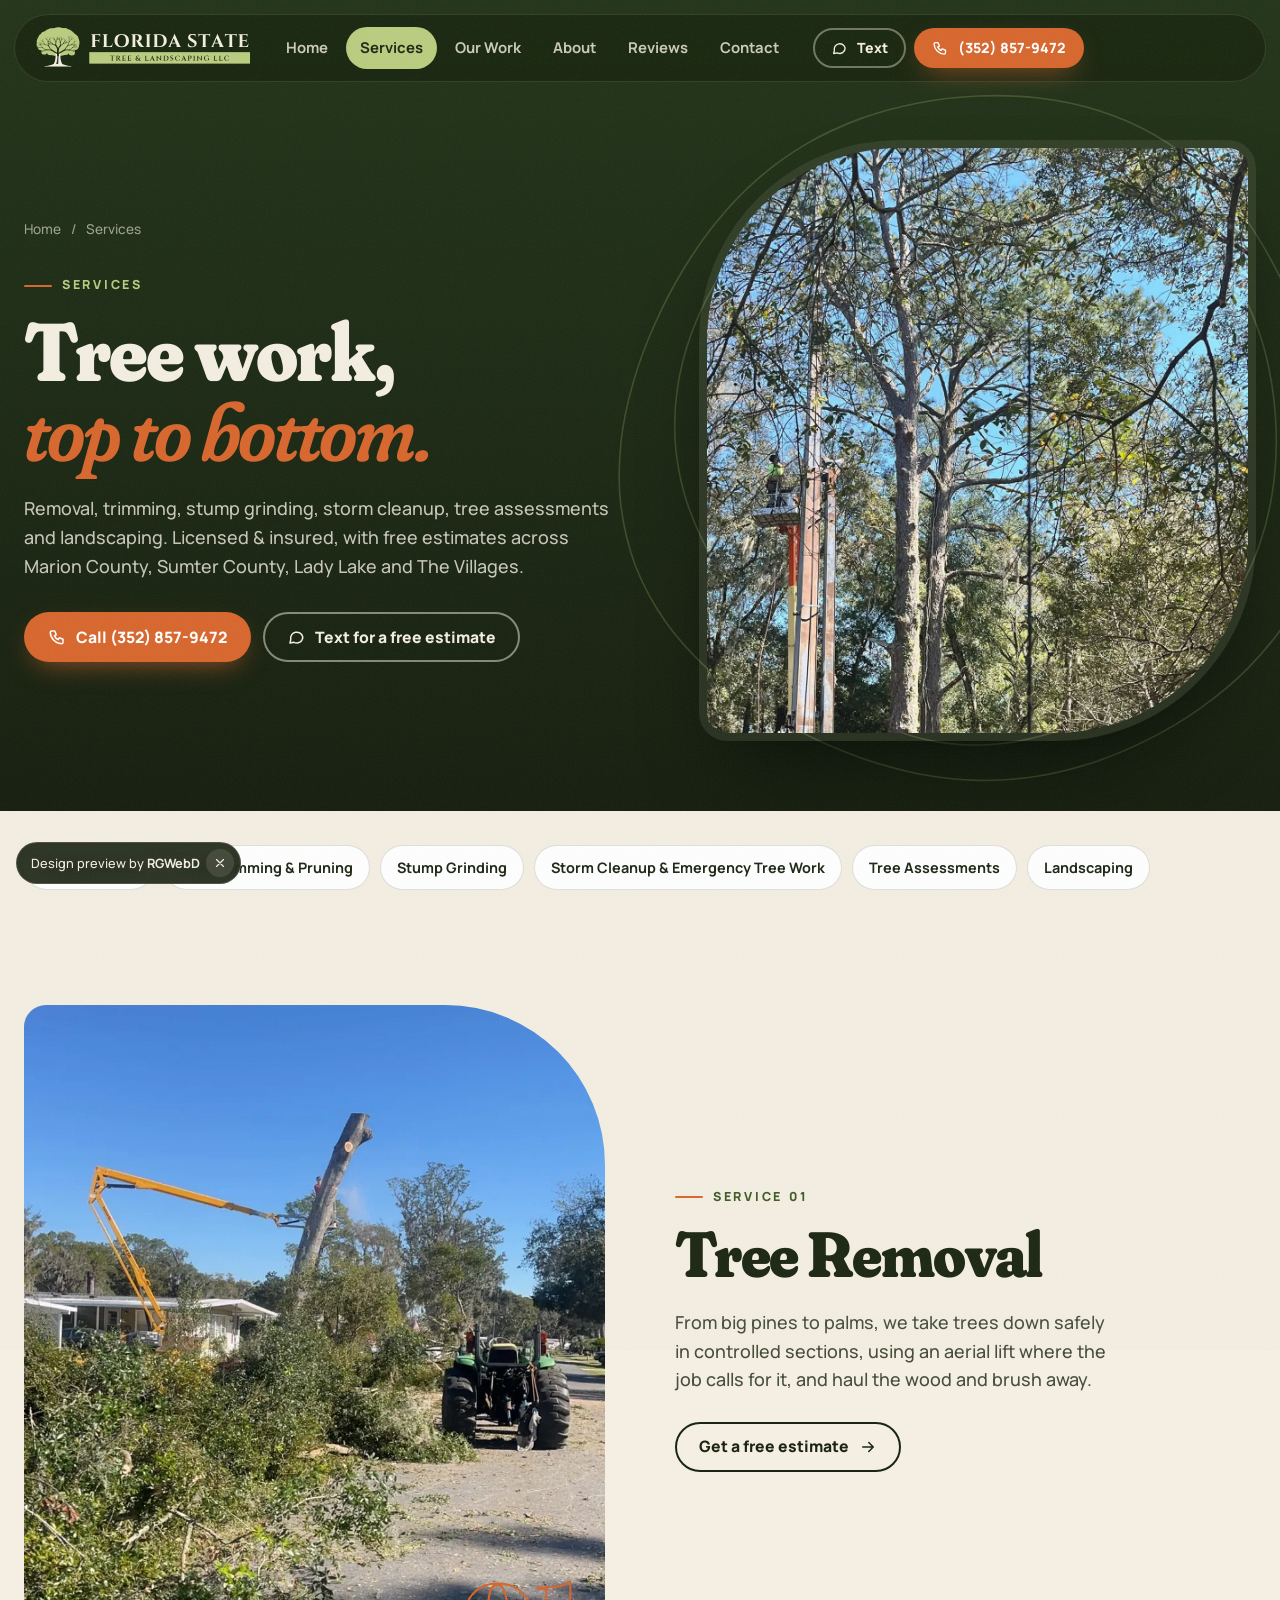
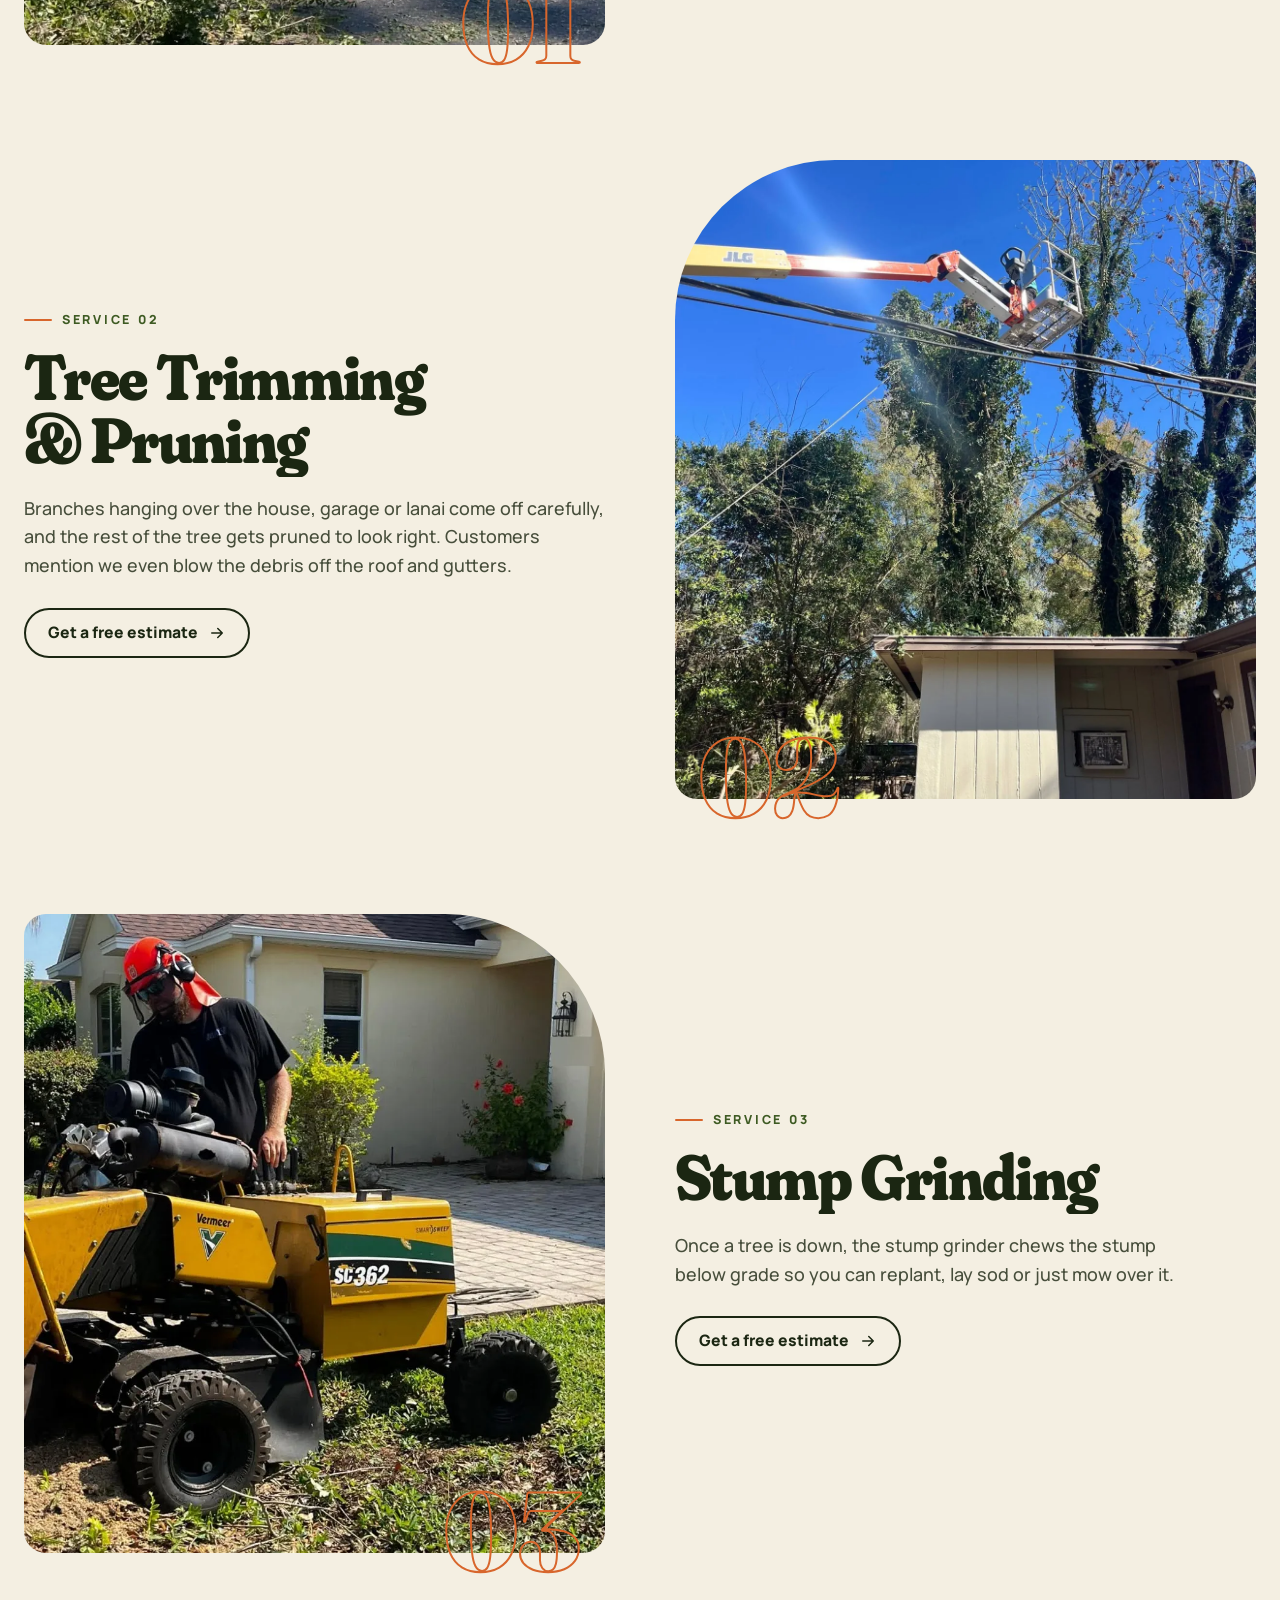
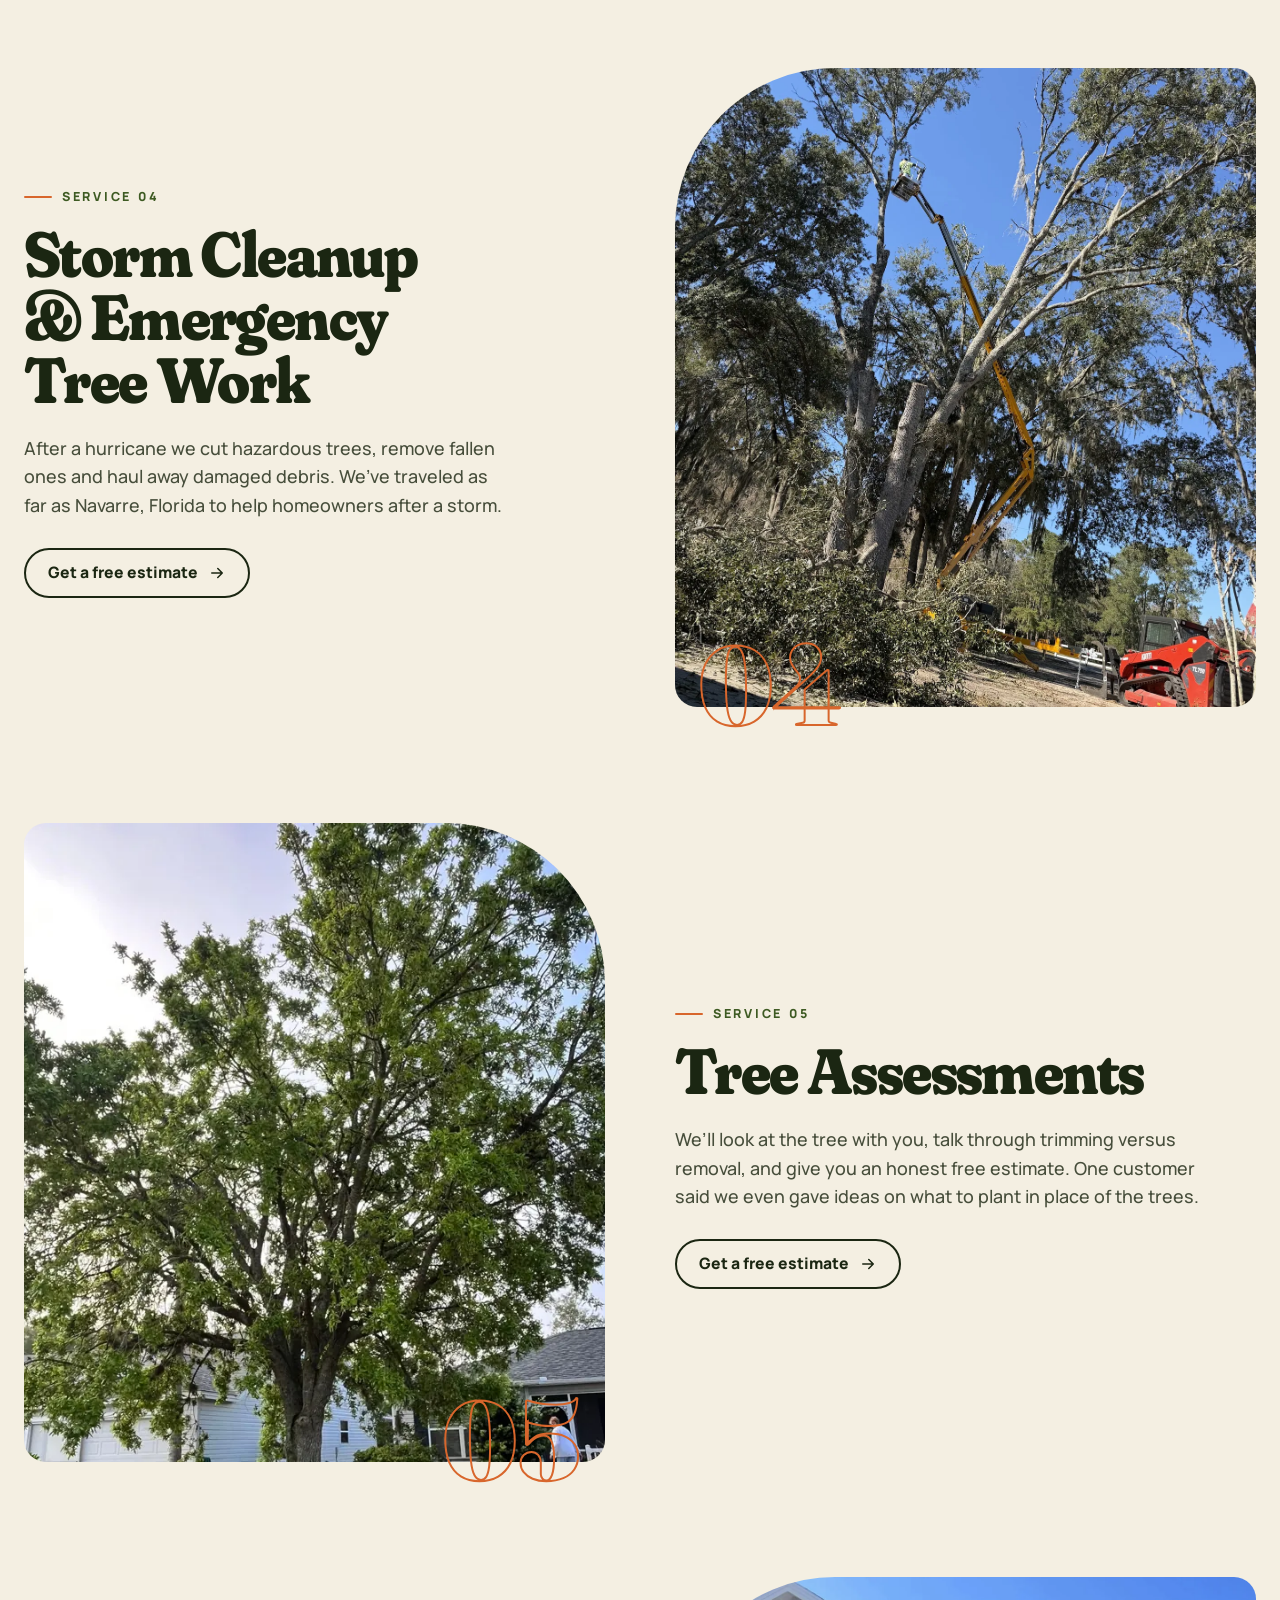
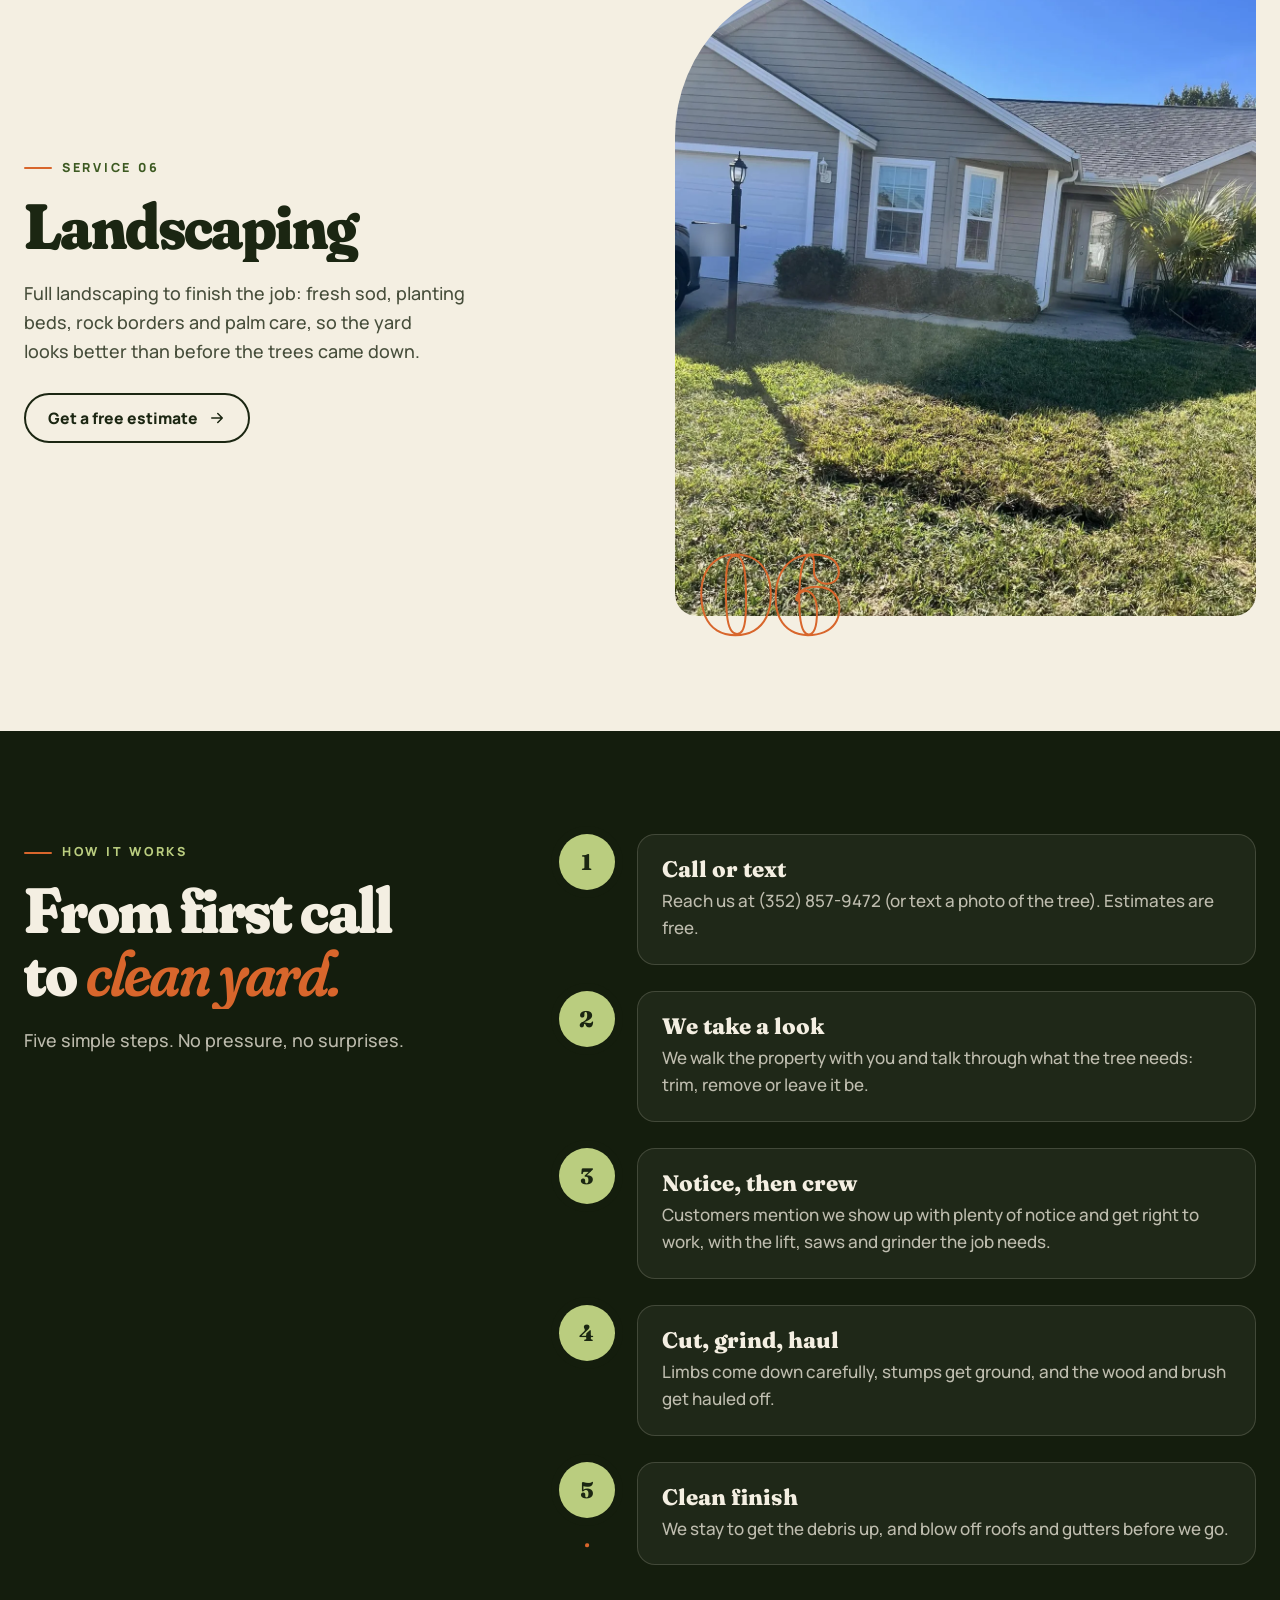
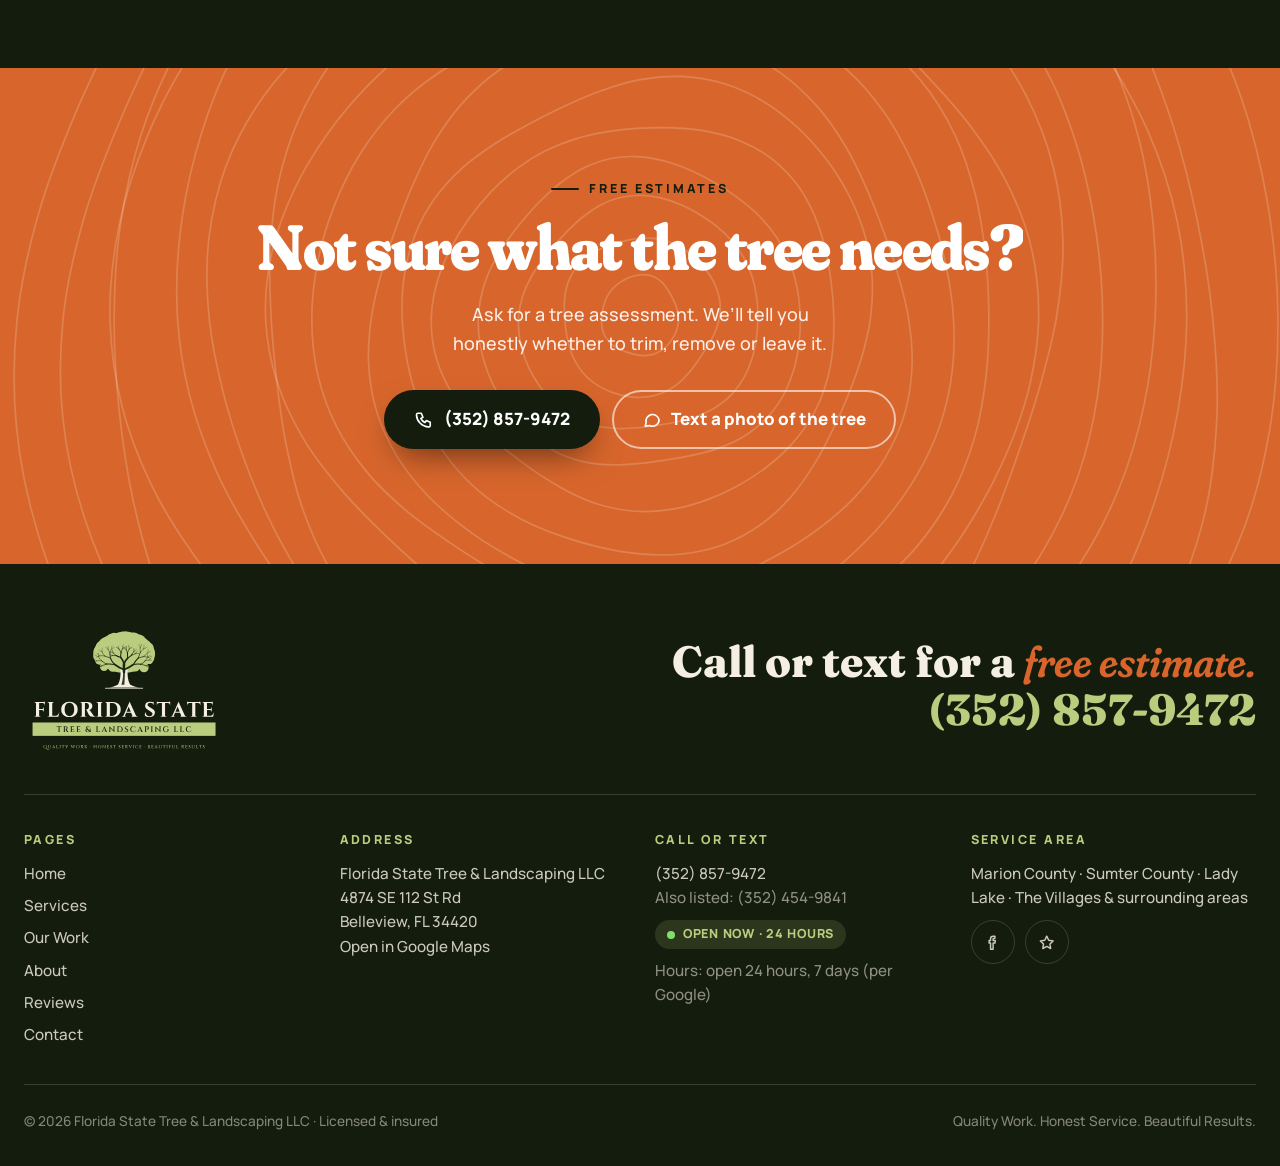
<file: services.html>
<!doctype html><html lang="en"><head><meta charset="utf-8">
<meta name="viewport" content="width=device-width,initial-scale=1,viewport-fit=cover">
<title>Tree Services: Removal, Trimming, Stump Grinding &amp; Storm Cleanup | Florida State Tree &amp; Landscaping</title><meta name="description" content="Tree removal, trimming &amp; pruning, stump grinding, storm cleanup &amp; emergency tree work, tree assessments and landscaping in Marion County, Sumter County, Lady Lake &amp; The Villages. Free estimates: (352) 857-9472.">
<link rel="canonical" href="https://rgwebd.github.io/floridastatetree-demo/services.html"><meta name="theme-color" content="#1B2612">
<meta property="og:type" content="website"><meta property="og:site_name" content="Florida State Tree &amp; Landscaping"><meta property="og:title" content="Tree Services: Removal, Trimming, Stump Grinding &amp; Storm Cleanup | Florida State Tree &amp; Landscaping"><meta property="og:description" content="Tree removal, trimming &amp; pruning, stump grinding, storm cleanup &amp; emergency tree work, tree assessments and landscaping in Marion County, Sumter County, Lady Lake &amp; The Villages. Free estimates: (352) 857-9472."><meta property="og:url" content="https://rgwebd.github.io/floridastatetree-demo/services.html"><meta property="og:image" content="https://rgwebd.github.io/floridastatetree-demo/img/og.jpg"><meta property="og:image:width" content="1200"><meta property="og:image:height" content="630"><meta property="og:locale" content="en_US">
<meta name="twitter:card" content="summary_large_image"><meta name="twitter:title" content="Tree Services: Removal, Trimming, Stump Grinding &amp; Storm Cleanup | Florida State Tree &amp; Landscaping"><meta name="twitter:description" content="Tree removal, trimming &amp; pruning, stump grinding, storm cleanup &amp; emergency tree work, tree assessments and landscaping in Marion County, Sumter County, Lady Lake &amp; The Villages. Free estimates: (352) 857-9472."><meta name="twitter:image" content="https://rgwebd.github.io/floridastatetree-demo/img/og.jpg">
<link rel="icon" href="favicon.svg" type="image/svg+xml"><link rel="icon" href="favicon.ico" sizes="any"><link rel="apple-touch-icon" href="apple-touch-icon.png">
<link rel="preconnect" href="https://fonts.googleapis.com"><link rel="preconnect" href="https://fonts.gstatic.com" crossorigin>
<link href="https://fonts.googleapis.com/css2?family=Fraunces:ital,opsz,wght,SOFT@0,9..144,300..900,0..100;1,9..144,300..900,0..100&family=Manrope:wght@400;500;600;700;800&display=swap" rel="stylesheet">
<link rel="stylesheet" href="styles.css?v=7"><script type="application/ld+json">{"@context": "https://schema.org", "@type": "HomeAndConstructionBusiness", "additionalType": "https://en.wikipedia.org/wiki/Arborist", "@id": "https://rgwebd.github.io/floridastatetree-demo/#business", "name": "Florida State Tree & Landscaping LLC", "alternateName": "Florida State Tree & Landscaping", "slogan": "Quality Work. Honest Service. Beautiful Results.", "description": "Licensed and insured tree service based in Belleview, Florida: tree removal, trimming, stump grinding, storm cleanup and emergency tree work, tree assessments and landscaping. Free estimates. Serving Marion County, Sumter County, Lady Lake and The Villages.", "url": "https://rgwebd.github.io/floridastatetree-demo/", "telephone": "+13528579472", "image": "https://rgwebd.github.io/floridastatetree-demo/img/og.jpg", "logo": "https://rgwebd.github.io/floridastatetree-demo/brand/logo-stacked.svg", "address": {"@type": "PostalAddress", "streetAddress": "4874 SE 112 St Rd", "addressLocality": "Belleview", "addressRegion": "FL", "postalCode": "34420", "addressCountry": "US"}, "geo": {"@type": "GeoCoordinates", "latitude": 29.0453038, "longitude": -82.0679205}, "areaServed": [{"@type": "AdministrativeArea", "name": "Marion County, FL"}, {"@type": "AdministrativeArea", "name": "Sumter County, FL"}, {"@type": "City", "name": "Lady Lake, FL"}, {"@type": "Place", "name": "The Villages, FL"}], "openingHoursSpecification": [{"@type": "OpeningHoursSpecification", "dayOfWeek": ["Monday", "Tuesday", "Wednesday", "Thursday", "Friday", "Saturday", "Sunday"], "opens": "00:00", "closes": "23:59"}], "hasMap": "https://www.google.com/maps/place/Florida+State+Tree+%26+Landscaping+LLC/@29.0453038,-82.0679205,17z/data=!4m6!3m5!1s0xfcb74f72141208b:0x3787b57b5eda292d", "sameAs": ["https://www.facebook.com/p/Florida-State-Tree-Landscaping-LLC-100083582852027/", "https://www.google.com/maps/place/Florida+State+Tree+%26+Landscaping+LLC/@29.0453038,-82.0679205,17z/data=!4m6!3m5!1s0xfcb74f72141208b:0x3787b57b5eda292d"], "aggregateRating": {"@type": "AggregateRating", "ratingValue": "5.0", "reviewCount": "22", "bestRating": "5"}, "hasOfferCatalog": {"@type": "OfferCatalog", "name": "Tree & landscaping services", "itemListElement": [{"@type": "Offer", "itemOffered": {"@type": "Service", "name": "Tree Removal", "description": "From big pines to palms, we take trees down safely in controlled sections, using an aerial lift where the job calls for it, and haul the wood and brush away."}}, {"@type": "Offer", "itemOffered": {"@type": "Service", "name": "Tree Trimming & Pruning", "description": "Branches hanging over the house, garage or lanai come off carefully, and the rest of the tree gets pruned to look right. Customers mention we even blow the debris off the roof and gutters."}}, {"@type": "Offer", "itemOffered": {"@type": "Service", "name": "Stump Grinding", "description": "Once a tree is down, the stump grinder chews the stump below grade so you can replant, lay sod or just mow over it."}}, {"@type": "Offer", "itemOffered": {"@type": "Service", "name": "Storm Cleanup & Emergency Tree Work", "description": "After a hurricane we cut hazardous trees, remove fallen ones and haul away damaged debris. We’ve traveled as far as Navarre, Florida to help homeowners after a storm."}}, {"@type": "Offer", "itemOffered": {"@type": "Service", "name": "Tree Assessments", "description": "We’ll look at the tree with you, talk through trimming versus removal, and give you an honest free estimate. One customer said we even gave ideas on what to plant in place of the trees."}}, {"@type": "Offer", "itemOffered": {"@type": "Service", "name": "Landscaping", "description": "Full landscaping to finish the job: fresh sod, planting beds, rock borders and palm care, so the yard looks better than before the trees came down."}}]}, "review": [{"@type": "Review", "author": {"@type": "Person", "name": "edward coleman"}, "reviewRating": {"@type": "Rating", "ratingValue": "5", "bestRating": "5"}, "reviewBody": "Have used Florida State Tree & Landscaping several times.  Harley Roth, Certified Arborist and his team did exceptional work trimming trees and bushes.  I've used them to remove five palms and three pine trees over the years and each time his knowledge and experience really paid off for this homeowner.  Great work and great results."}, {"@type": "Review", "author": {"@type": "Person", "name": "Brent Cleveland"}, "reviewRating": {"@type": "Rating", "ratingValue": "5", "bestRating": "5"}, "reviewBody": "They showed up with plenty of notice and got right to work trimming the tree above our home. Crew was very careful with the branches being cut above our garage so no damage was done to roof. Couldn’t beat the great price I was given when other companies were outrageous on just trimming. We are definitely using Florida State Tree Trimming for all other jobs in the future."}, {"@type": "Review", "author": {"@type": "Person", "name": "Tim & Jackie Blomlie"}, "reviewRating": {"@type": "Rating", "ratingValue": "5", "bestRating": "5"}, "reviewBody": "Harley did a fantastic job. They were on time and stayed late to finish getting all the debris up. They also went above and beyond and took other tree debris that I had laying around. Their pricing was the best from all the estimates I got, I would definitely use them again for any tree work that I have."}, {"@type": "Review", "author": {"@type": "Person", "name": "David Allsworth"}, "reviewRating": {"@type": "Rating", "ratingValue": "5", "bestRating": "5"}, "reviewBody": "They did a great job trimming branches from over the house and lanai / They pruned the other trees and blew debris off the house and gutters / Highly recommended"}]}</script><script type="application/ld+json">{"@context": "https://schema.org", "@type": "BreadcrumbList", "itemListElement": [{"@type": "ListItem", "position": 1, "name": "Home", "item": "https://rgwebd.github.io/floridastatetree-demo/"}, {"@type": "ListItem", "position": 2, "name": "Services", "item": "https://rgwebd.github.io/floridastatetree-demo/services.html"}]}</script><script type="application/ld+json">{"@context": "https://schema.org", "@type": "ItemList", "name": "Tree services", "itemListElement": [{"@type": "ListItem", "position": 1, "item": {"@type": "Service", "name": "Tree Removal", "description": "From big pines to palms, we take trees down safely in controlled sections, using an aerial lift where the job calls for it, and haul the wood and brush away.", "provider": {"@id": "https://rgwebd.github.io/floridastatetree-demo/#business"}, "areaServed": ["Marion County", "Sumter County", "Lady Lake", "The Villages"]}}, {"@type": "ListItem", "position": 2, "item": {"@type": "Service", "name": "Tree Trimming & Pruning", "description": "Branches hanging over the house, garage or lanai come off carefully, and the rest of the tree gets pruned to look right. Customers mention we even blow the debris off the roof and gutters.", "provider": {"@id": "https://rgwebd.github.io/floridastatetree-demo/#business"}, "areaServed": ["Marion County", "Sumter County", "Lady Lake", "The Villages"]}}, {"@type": "ListItem", "position": 3, "item": {"@type": "Service", "name": "Stump Grinding", "description": "Once a tree is down, the stump grinder chews the stump below grade so you can replant, lay sod or just mow over it.", "provider": {"@id": "https://rgwebd.github.io/floridastatetree-demo/#business"}, "areaServed": ["Marion County", "Sumter County", "Lady Lake", "The Villages"]}}, {"@type": "ListItem", "position": 4, "item": {"@type": "Service", "name": "Storm Cleanup & Emergency Tree Work", "description": "After a hurricane we cut hazardous trees, remove fallen ones and haul away damaged debris. We’ve traveled as far as Navarre, Florida to help homeowners after a storm.", "provider": {"@id": "https://rgwebd.github.io/floridastatetree-demo/#business"}, "areaServed": ["Marion County", "Sumter County", "Lady Lake", "The Villages"]}}, {"@type": "ListItem", "position": 5, "item": {"@type": "Service", "name": "Tree Assessments", "description": "We’ll look at the tree with you, talk through trimming versus removal, and give you an honest free estimate. One customer said we even gave ideas on what to plant in place of the trees.", "provider": {"@id": "https://rgwebd.github.io/floridastatetree-demo/#business"}, "areaServed": ["Marion County", "Sumter County", "Lady Lake", "The Villages"]}}, {"@type": "ListItem", "position": 6, "item": {"@type": "Service", "name": "Landscaping", "description": "Full landscaping to finish the job: fresh sod, planting beds, rock borders and palm care, so the yard looks better than before the trees came down.", "provider": {"@id": "https://rgwebd.github.io/floridastatetree-demo/#business"}, "areaServed": ["Marion County", "Sumter County", "Lady Lake", "The Villages"]}}]}</script><script src="https://cosmiccallers.lovable.app/demo-track.js" data-demo="floridastatetree-demo" defer></script></head><body><a class="skip" href="#main">Skip to content</a><div class="vine" aria-hidden="true"><i></i></div><div class="grain" aria-hidden="true"></div>
<header class="nav"><div class="nav-in"><a class="brand" href="index.html" aria-label="Florida State Tree &amp; Landscaping home"><img src="brand/logo-horizontal-dark.svg" alt="Florida State Tree &amp; Landscaping LLC" width="300" height="76"></a>
<nav aria-label="Main"><ul><li><a href="index.html">Home</a></li><li><a href="services.html" aria-current=page>Services</a></li><li><a href="work.html">Our Work</a></li><li><a href="about.html">About</a></li><li><a href="reviews.html">Reviews</a></li><li><a href="contact.html">Contact</a></li></ul></nav>
<div class="acts"><a class="btn ghost sm" href="sms:+13528579472"><svg class="ic " viewBox="0 0 24 24" fill="none" stroke="currentColor" stroke-width="2" stroke-linecap="round" stroke-linejoin="round" aria-hidden="true"><path d="M21 12a8 8 0 0 1-11.6 7.1L4 20l1-4.6A8 8 0 1 1 21 12z"/></svg><span>Text</span></a><a class="btn wood sm mag" href="tel:+13528579472"><svg class="ic " viewBox="0 0 24 24" fill="none" stroke="currentColor" stroke-width="2" stroke-linecap="round" stroke-linejoin="round" aria-hidden="true"><path d="M5 4h4l2 5-2.5 1.5a11 11 0 0 0 5 5L15 13l5 2v4a2 2 0 0 1-2 2A16 16 0 0 1 3 6a2 2 0 0 1 2-2"/></svg><span>(352) 857-9472</span></a></div>
<button class="menu-btn" aria-expanded="false" aria-controls="mmenu" aria-label="Open menu"><i></i><i></i></button></div></header>
<div class="mmenu" id="mmenu" aria-hidden="true"><svg class="mm-rings" viewBox="-336.00000000000006 -336.00000000000006 672.0000000000001 672.0000000000001" aria-hidden="true" ><path d="M33.8 0.0C33.8 1.9 33.5 3.9 33.1 5.8C32.6 7.7 31.9 9.6 31.1 11.3C30.3 13.1 29.3 14.7 28.3 16.4C27.3 18.0 26.2 19.5 25.0 20.9C23.8 22.4 22.5 23.8 21.1 25.2C19.7 26.5 18.3 27.8 16.7 28.9C15.1 30.0 13.3 31.0 11.6 31.8C9.8 32.5 7.8 33.2 5.9 33.5C4.0 33.9 2.0 34.1 0.0 34.1C-2.0 34.1 -4.0 33.9 -5.9 33.5C-7.8 33.1 -9.8 32.6 -11.6 31.9C-13.5 31.2 -15.3 30.4 -16.9 29.4C-18.6 28.4 -20.3 27.2 -21.7 25.9C-23.2 24.6 -24.5 23.1 -25.6 21.5C-26.8 19.9 -27.7 18.2 -28.5 16.5C-29.3 14.7 -29.9 12.9 -30.3 11.0C-30.8 9.2 -31.1 7.4 -31.3 5.5C-31.6 3.7 -31.7 1.9 -31.8 0.0C-31.9 -1.9 -31.9 -3.7 -31.8 -5.6C-31.6 -7.5 -31.4 -9.4 -31.0 -11.3C-30.6 -13.2 -30.1 -15.1 -29.3 -16.9C-28.5 -18.7 -27.5 -20.5 -26.3 -22.1C-25.1 -23.6 -23.7 -25.1 -22.1 -26.4C-20.6 -27.7 -18.9 -28.8 -17.1 -29.7C-15.4 -30.6 -13.5 -31.3 -11.6 -31.9C-9.7 -32.5 -7.8 -33.0 -5.9 -33.3C-3.9 -33.5 -1.9 -33.7 -0.0 -33.6C1.9 -33.6 3.9 -33.4 5.8 -33.0C7.7 -32.6 9.6 -32.0 11.4 -31.2C13.1 -30.5 14.9 -29.6 16.5 -28.5C18.1 -27.5 19.6 -26.3 21.0 -25.0C22.4 -23.7 23.7 -22.4 25.0 -20.9C26.2 -19.5 27.4 -18.0 28.4 -16.4C29.5 -14.8 30.5 -13.1 31.3 -11.4C32.0 -9.6 32.7 -7.7 33.2 -5.8C33.6 -4.0 33.8 -1.9 33.8 0.0Z" style="--i:0"/><path d="M66.0 0.0C65.6 3.8 64.8 7.6 63.9 11.3C63.0 14.9 61.8 18.5 60.4 22.0C59.1 25.5 57.6 28.9 56.0 32.3C54.3 35.7 52.5 39.0 50.3 42.2C48.2 45.4 45.8 48.6 43.1 51.4C40.5 54.2 37.4 56.9 34.2 59.2C30.9 61.4 27.3 63.3 23.6 64.7C19.9 66.2 15.9 67.2 12.0 67.8C8.0 68.4 4.0 68.6 0.0 68.5C-4.0 68.4 -8.0 67.8 -11.8 67.0C-15.7 66.2 -19.5 65.1 -23.1 63.6C-26.8 62.1 -30.3 60.3 -33.6 58.2C-36.8 56.0 -39.9 53.5 -42.7 50.8C-45.4 48.1 -47.8 45.1 -50.0 42.0C-52.2 38.8 -54.0 35.5 -55.6 32.1C-57.3 28.8 -58.7 25.3 -59.9 21.8C-61.1 18.3 -62.2 14.8 -63.1 11.1C-64.0 7.5 -64.8 3.8 -65.3 0.0C-65.7 -3.8 -66.0 -7.7 -65.8 -11.6C-65.6 -15.5 -65.0 -19.5 -64.0 -23.3C-62.9 -27.1 -61.3 -30.9 -59.4 -34.3C-57.4 -37.7 -55.0 -41.0 -52.3 -43.9C-49.7 -46.8 -46.6 -49.4 -43.4 -51.8C-40.3 -54.1 -36.9 -56.2 -33.5 -58.0C-30.0 -59.8 -26.5 -61.4 -22.8 -62.7C-19.2 -64.0 -15.4 -65.1 -11.6 -65.8C-7.8 -66.5 -3.9 -66.9 -0.0 -66.9C3.9 -67.0 7.8 -66.6 11.6 -65.9C15.4 -65.1 19.2 -64.0 22.8 -62.6C26.4 -61.2 29.9 -59.4 33.2 -57.4C36.5 -55.5 39.6 -53.2 42.6 -50.8C45.6 -48.4 48.5 -45.7 51.1 -42.9C53.7 -40.0 56.1 -36.9 58.1 -33.6C60.2 -30.3 62.0 -26.7 63.3 -23.0C64.6 -19.4 65.4 -15.5 65.9 -11.6C66.3 -7.8 66.3 -3.8 66.0 0.0Z" style="--i:1"/><path d="M97.3 0.0C97.6 5.6 97.5 11.4 96.7 17.1C96.0 22.7 94.7 28.4 92.9 33.8C91.1 39.2 88.7 44.6 85.9 49.6C83.1 54.6 79.8 59.5 76.3 64.0C72.7 68.5 68.7 72.8 64.4 76.8C60.2 80.7 55.5 84.5 50.6 87.6C45.7 90.8 40.4 93.7 34.9 95.8C29.4 98.0 23.5 99.6 17.7 100.5C11.9 101.4 5.8 101.6 0.0 101.3C-5.8 101.0 -11.7 99.9 -17.4 98.5C-23.0 97.1 -28.5 95.1 -33.8 92.9C-39.2 90.8 -44.3 88.3 -49.3 85.5C-54.4 82.7 -59.3 79.7 -64.0 76.2C-68.6 72.8 -73.3 69.1 -77.3 64.9C-81.4 60.7 -85.3 56.0 -88.5 51.1C-91.6 46.1 -94.3 40.6 -96.2 35.0C-98.1 29.4 -99.3 23.5 -99.9 17.6C-100.5 11.8 -100.4 5.8 -99.9 0.0C-99.4 -5.8 -98.3 -11.5 -97.0 -17.1C-95.6 -22.7 -93.9 -28.1 -91.8 -33.4C-89.7 -38.7 -87.3 -43.9 -84.5 -48.8C-81.7 -53.7 -78.5 -58.5 -74.9 -62.9C-71.4 -67.3 -67.3 -71.4 -63.0 -75.1C-58.7 -78.8 -54.0 -82.2 -49.1 -85.1C-44.3 -88.1 -39.1 -90.6 -33.8 -92.8C-28.5 -94.9 -22.9 -96.8 -17.3 -98.2C-11.7 -99.7 -5.9 -100.8 -0.0 -101.4C5.9 -102.0 12.0 -102.3 17.9 -101.7C23.9 -101.2 30.0 -100.1 35.8 -98.3C41.5 -96.4 47.2 -93.8 52.3 -90.6C57.4 -87.3 62.1 -83.3 66.3 -79.0C70.4 -74.7 74.0 -69.7 77.2 -64.7C80.3 -59.8 82.9 -54.5 85.2 -49.2C87.5 -43.9 89.5 -38.6 91.1 -33.2C92.8 -27.8 94.2 -22.3 95.3 -16.8C96.3 -11.3 97.1 -5.6 97.3 0.0Z" style="--i:2"/><path d="M135.0 0.0C134.9 7.8 133.7 15.7 131.9 23.3C130.1 30.8 127.4 38.2 124.4 45.3C121.3 52.3 117.6 59.1 113.7 65.6C109.7 72.1 105.3 78.4 100.5 84.3C95.7 90.3 90.6 96.0 84.9 101.2C79.3 106.4 73.2 111.3 66.7 115.5C60.2 119.6 53.1 123.3 45.9 126.2C38.7 129.0 31.0 131.2 23.4 132.6C15.7 134.0 7.8 134.7 0.0 134.8C-7.8 135.0 -15.7 134.4 -23.5 133.3C-31.3 132.1 -39.1 130.4 -46.6 127.9C-54.1 125.5 -61.6 122.4 -68.5 118.6C-75.4 114.7 -82.1 110.1 -87.9 104.8C-93.8 99.5 -99.1 93.3 -103.6 86.9C-108.0 80.5 -111.7 73.3 -114.7 66.2C-117.7 59.1 -119.8 51.6 -121.5 44.2C-123.3 36.9 -124.4 29.5 -125.3 22.1C-126.3 14.7 -126.8 7.4 -127.1 0.0C-127.3 -7.4 -127.4 -14.9 -126.8 -22.4C-126.2 -29.9 -125.3 -37.5 -123.5 -45.0C-121.7 -52.4 -119.3 -60.0 -116.1 -67.0C-112.8 -74.0 -108.7 -81.0 -103.9 -87.2C-99.2 -93.4 -93.6 -99.3 -87.6 -104.4C-81.7 -109.6 -75.0 -114.2 -68.2 -118.2C-61.4 -122.2 -54.1 -125.6 -46.7 -128.3C-39.3 -131.0 -31.5 -133.2 -23.7 -134.6C-15.9 -135.9 -7.9 -136.6 -0.0 -136.4C7.9 -136.2 15.9 -135.1 23.5 -133.2C31.1 -131.4 38.6 -128.6 45.6 -125.3C52.6 -122.0 59.3 -117.9 65.6 -113.6C71.9 -109.3 77.7 -104.4 83.4 -99.4C89.0 -94.3 94.3 -89.0 99.3 -83.4C104.4 -77.7 109.2 -71.9 113.6 -65.6C117.9 -59.3 122.0 -52.6 125.2 -45.6C128.4 -38.5 131.1 -31.0 132.7 -23.4C134.4 -15.8 135.2 -7.8 135.0 0.0Z" style="--i:3"/><path d="M169.5 0.0C170.0 9.8 169.3 19.9 167.7 29.6C166.2 39.3 163.5 49.0 160.2 58.3C156.9 67.6 152.7 76.7 147.8 85.3C142.9 93.9 137.2 102.2 130.8 109.8C124.5 117.3 117.3 124.5 109.6 130.6C101.9 136.7 93.3 142.1 84.5 146.4C75.8 150.8 66.3 154.1 57.0 156.6C47.6 159.1 38.0 160.5 28.5 161.4C19.0 162.4 9.4 162.4 0.0 162.2C-9.4 161.9 -18.8 161.1 -28.2 159.8C-37.5 158.5 -46.9 156.8 -56.1 154.2C-65.3 151.7 -74.7 148.6 -83.4 144.4C-92.1 140.2 -100.7 135.1 -108.3 129.1C-116.0 123.1 -123.2 116.0 -129.2 108.5C-135.3 100.9 -140.5 92.3 -144.9 83.6C-149.2 75.0 -152.5 65.7 -155.3 56.5C-158.0 47.3 -160.0 37.9 -161.4 28.5C-162.8 19.0 -163.7 9.5 -163.9 0.0C-164.1 -9.5 -163.8 -19.2 -162.6 -28.7C-161.4 -38.2 -159.5 -47.8 -156.6 -57.0C-153.8 -66.2 -149.9 -75.4 -145.3 -83.9C-140.7 -92.4 -135.1 -100.6 -128.9 -108.2C-122.8 -115.7 -115.8 -122.7 -108.4 -129.1C-101.0 -135.5 -93.0 -141.4 -84.6 -146.6C-76.3 -151.7 -67.4 -156.4 -58.3 -160.1C-49.1 -163.8 -39.5 -166.9 -29.7 -168.7C-20.0 -170.5 -9.8 -171.4 -0.0 -171.0C9.8 -170.7 19.9 -169.0 29.3 -166.4C38.8 -163.8 48.0 -159.8 56.6 -155.4C65.1 -151.0 73.1 -145.5 80.8 -139.9C88.4 -134.3 95.4 -128.1 102.2 -121.8C109.0 -115.5 115.5 -109.0 121.7 -102.1C127.9 -95.3 134.0 -88.2 139.5 -80.5C145.0 -72.9 150.3 -64.8 154.5 -56.2C158.8 -47.7 162.5 -38.5 165.0 -29.1C167.5 -19.7 169.1 -9.8 169.5 0.0Z" style="--i:4"/><path d="M197.3 0.0C198.4 11.4 198.9 23.3 197.8 34.9C196.7 46.5 194.5 58.4 190.9 69.5C187.2 80.6 182.1 91.6 176.0 101.6C169.9 111.6 162.3 121.0 154.3 129.5C146.3 138.0 137.3 145.6 128.1 152.6C118.9 159.6 109.1 165.9 99.0 171.5C89.0 177.2 78.6 182.3 67.9 186.5C57.2 190.7 46.0 194.4 34.7 196.9C23.4 199.4 11.6 201.1 0.0 201.5C-11.6 201.8 -23.6 201.0 -35.1 199.1C-46.6 197.2 -58.1 193.9 -69.1 189.9C-80.1 185.8 -90.8 180.6 -100.9 174.8C-111.1 169.0 -120.8 162.2 -129.9 154.8C-139.0 147.5 -147.8 139.3 -155.5 130.5C-163.2 121.6 -170.4 112.0 -176.2 101.8C-182.1 91.6 -187.0 80.5 -190.4 69.3C-193.9 58.1 -195.9 46.3 -196.8 34.7C-197.7 23.2 -197.1 11.3 -195.9 0.0C-194.6 -11.3 -192.1 -22.5 -189.3 -33.4C-186.6 -44.3 -183.1 -54.8 -179.3 -65.3C-175.5 -75.7 -171.4 -86.0 -166.5 -96.1C-161.7 -106.3 -156.5 -116.5 -150.3 -126.1C-144.0 -135.7 -137.0 -145.3 -129.0 -153.8C-121.0 -162.2 -111.9 -170.3 -102.2 -176.9C-92.4 -183.6 -81.5 -189.3 -70.5 -193.6C-59.4 -197.9 -47.5 -201.0 -35.8 -203.0C-24.0 -204.9 -11.9 -205.7 -0.0 -205.4C11.9 -205.2 23.9 -203.9 35.6 -201.6C47.2 -199.3 58.8 -196.1 69.8 -191.7C80.7 -187.4 91.5 -181.9 101.3 -175.5C111.2 -169.2 120.5 -161.6 128.7 -153.4C137.0 -145.3 144.4 -136.1 151.0 -126.7C157.5 -117.3 163.1 -107.2 168.1 -97.1C173.2 -86.9 177.4 -76.5 181.2 -66.0C185.1 -55.4 188.5 -44.7 191.1 -33.7C193.8 -22.7 196.1 -11.4 197.3 0.0Z" style="--i:5"/><path d="M239.4 0.0C237.8 13.8 234.2 27.6 230.1 40.6C225.9 53.6 220.4 66.1 214.5 78.1C208.7 90.1 202.2 101.6 195.2 112.7C188.2 123.8 180.8 134.6 172.6 144.8C164.4 155.0 155.6 165.0 146.0 174.0C136.3 183.0 125.9 191.5 114.7 198.7C103.5 205.9 91.4 212.1 79.0 217.1C66.6 222.1 53.5 225.8 40.3 228.5C27.1 231.1 13.5 232.6 0.0 233.0C-13.5 233.5 -27.3 232.9 -40.8 231.1C-54.3 229.4 -67.9 226.7 -81.0 222.6C-94.1 218.5 -107.2 213.2 -119.2 206.5C-131.3 199.8 -142.9 191.7 -153.2 182.6C-163.5 173.5 -172.9 162.9 -181.0 151.9C-189.1 140.9 -195.9 128.7 -201.8 116.5C-207.8 104.4 -212.5 91.6 -216.6 78.9C-220.8 66.1 -224.1 53.1 -226.7 40.0C-229.3 26.8 -231.4 13.5 -232.3 0.0C-233.1 -13.5 -233.4 -27.3 -232.0 -40.9C-230.5 -54.5 -228.0 -68.4 -223.7 -81.4C-219.4 -94.4 -213.5 -107.4 -206.3 -119.1C-199.1 -130.8 -190.2 -141.8 -180.7 -151.6C-171.2 -161.5 -160.4 -170.2 -149.3 -178.0C-138.3 -185.8 -126.5 -192.5 -114.6 -198.5C-102.7 -204.5 -90.4 -209.6 -77.9 -213.9C-65.4 -218.2 -52.5 -221.8 -39.5 -224.3C-26.6 -226.7 -13.2 -228.4 -0.0 -228.7C13.2 -228.9 26.7 -228.1 39.9 -226.0C53.0 -223.9 66.1 -220.6 78.7 -216.3C91.4 -212.0 103.7 -206.5 115.7 -200.3C127.6 -194.1 139.2 -187.0 150.3 -179.1C161.3 -171.2 172.2 -162.5 182.0 -152.7C191.9 -143.0 201.4 -132.4 209.3 -120.8C217.2 -109.3 224.3 -96.6 229.4 -83.5C234.4 -70.4 238.0 -56.2 239.7 -42.3C241.3 -28.3 241.0 -13.8 239.4 0.0Z" style="--i:6"/><path d="M259.4 0.0C259.7 15.0 258.9 30.3 256.6 45.2C254.3 60.2 250.6 75.1 245.8 89.5C241.0 103.8 234.7 117.9 227.6 131.4C220.5 144.9 212.3 158.0 203.2 170.5C194.1 182.9 184.1 195.1 173.0 206.2C162.0 217.4 150.0 228.2 137.0 237.4C124.1 246.5 109.9 255.0 95.1 261.3C80.3 267.5 64.3 272.3 48.5 274.8C32.6 277.3 15.9 277.6 0.0 276.2C-15.9 274.8 -31.9 271.0 -47.0 266.3C-62.0 261.6 -76.5 255.0 -90.3 248.1C-104.1 241.2 -117.2 233.2 -129.8 224.8C-142.4 216.5 -154.5 207.6 -166.1 197.9C-177.6 188.3 -188.9 178.1 -199.0 167.0C-209.2 155.9 -219.0 144.0 -227.2 131.2C-235.4 118.4 -242.7 104.6 -248.4 90.4C-254.1 76.2 -258.3 61.1 -261.1 46.0C-264.0 31.0 -265.3 15.4 -265.4 0.0C-265.6 -15.4 -264.4 -31.0 -262.1 -46.2C-259.8 -61.5 -256.4 -76.8 -251.6 -91.6C-246.9 -106.4 -240.9 -121.1 -233.5 -134.8C-226.1 -148.6 -217.3 -162.0 -207.2 -173.9C-197.2 -185.8 -185.5 -196.9 -173.2 -206.4C-160.9 -216.0 -147.2 -224.1 -133.4 -231.1C-119.6 -238.1 -105.0 -243.6 -90.4 -248.4C-75.8 -253.1 -60.8 -256.7 -45.8 -259.6C-30.7 -262.5 -15.4 -264.6 -0.0 -265.6C15.4 -266.6 31.2 -266.9 46.8 -265.4C62.4 -264.0 78.4 -261.4 93.5 -256.8C108.5 -252.1 123.6 -245.8 137.3 -237.8C150.9 -229.8 163.8 -219.7 175.2 -208.8C186.6 -197.9 196.6 -185.2 205.4 -172.4C214.2 -159.5 221.6 -145.6 228.0 -131.7C234.5 -117.8 239.8 -103.4 244.3 -88.9C248.8 -74.5 252.4 -59.8 254.9 -45.0C257.5 -30.1 259.2 -15.0 259.4 0.0Z" style="--i:7"/><path d="M293.3 0.0C293.4 17.0 292.0 34.1 289.7 51.1C287.3 68.0 283.9 84.9 279.3 101.7C274.7 118.4 269.2 135.2 262.1 151.4C255.1 167.5 246.8 183.8 236.7 198.6C226.7 213.5 214.9 228.0 201.6 240.3C188.4 252.5 173.1 263.6 157.2 272.2C141.3 280.8 123.6 287.3 106.2 291.8C88.8 296.3 70.5 298.3 52.8 299.2C35.1 300.1 17.3 298.9 0.0 297.1C-17.3 295.3 -34.2 292.1 -50.8 288.3C-67.4 284.4 -83.8 279.7 -99.7 273.9C-115.6 268.1 -131.4 261.5 -146.3 253.4C-161.2 245.4 -175.9 236.1 -189.2 225.5C-202.6 214.9 -215.2 202.9 -226.4 190.0C-237.6 177.1 -247.7 162.8 -256.5 148.1C-265.4 133.4 -273.0 117.7 -279.4 101.7C-285.9 85.7 -291.2 69.0 -295.2 52.0C-299.1 35.1 -302.0 17.5 -303.0 0.0C-304.0 -17.5 -303.6 -35.6 -301.0 -53.1C-298.5 -70.5 -294.0 -88.2 -287.7 -104.7C-281.4 -121.2 -272.8 -137.3 -263.2 -152.0C-253.5 -166.6 -241.9 -180.3 -229.8 -192.8C-217.7 -205.4 -204.3 -216.7 -190.7 -227.2C-177.1 -237.8 -162.8 -247.5 -148.0 -256.4C-133.3 -265.3 -118.1 -273.6 -102.2 -280.7C-86.3 -287.7 -69.6 -294.1 -52.6 -298.4C-35.6 -302.8 -17.7 -306.0 -0.0 -306.7C17.7 -307.4 36.0 -306.2 53.4 -302.8C70.8 -299.5 88.2 -293.7 104.3 -286.7C120.5 -279.6 136.0 -270.4 150.4 -260.5C164.8 -250.6 178.2 -239.1 190.7 -227.2C203.2 -215.3 214.8 -202.5 225.3 -189.1C235.9 -175.7 245.7 -161.5 254.1 -146.7C262.5 -131.9 270.0 -116.3 275.8 -100.4C281.6 -84.4 286.0 -67.7 288.9 -50.9C291.9 -34.2 293.1 -17.0 293.3 0.0Z" style="--i:8"/></svg><nav aria-label="Mobile"><a class="mm-l" href="index.html" style="--d:0"><span>01</span>Home</a><a class="mm-l" href="services.html" aria-current=page style="--d:1"><span>02</span>Services</a><a class="mm-l" href="work.html" style="--d:2"><span>03</span>Our Work</a><a class="mm-l" href="about.html" style="--d:3"><span>04</span>About</a><a class="mm-l" href="reviews.html" style="--d:4"><span>05</span>Reviews</a><a class="mm-l" href="contact.html" style="--d:5"><span>06</span>Contact</a></nav>
<div class="mm-foot"><a class="btn wood" href="tel:+13528579472"><svg class="ic " viewBox="0 0 24 24" fill="none" stroke="currentColor" stroke-width="2" stroke-linecap="round" stroke-linejoin="round" aria-hidden="true"><path d="M5 4h4l2 5-2.5 1.5a11 11 0 0 0 5 5L15 13l5 2v4a2 2 0 0 1-2 2A16 16 0 0 1 3 6a2 2 0 0 1 2-2"/></svg>Call (352) 857-9472</a><a class="btn ghost" href="sms:+13528579472"><svg class="ic " viewBox="0 0 24 24" fill="none" stroke="currentColor" stroke-width="2" stroke-linecap="round" stroke-linejoin="round" aria-hidden="true"><path d="M21 12a8 8 0 0 1-11.6 7.1L4 20l1-4.6A8 8 0 1 1 21 12z"/></svg>Text for a free estimate</a></div></div><main id="main">
<section class="phero" aria-labelledby="ph-h"><div class="wrap phero-in">
<div class="ph-copy"><nav class="crumbs" aria-label="Breadcrumb"><a href="index.html">Home</a><span aria-hidden="true">/</span><span aria-current="page">Services</span></nav>
<span class="eyebrow">Services</span><h1 class="h1 split" id="ph-h"><span class="ln"><span>Tree work,</span></span><span class="ln"><span><em>top to bottom.</em></span></span></h1><p class="lede rv">Removal, trimming, stump grinding, storm cleanup, tree assessments and landscaping. Licensed &amp; insured, with free estimates across Marion County, Sumter County, Lady Lake and The Villages.</p>
<div class="cta-row rv d1"><a class="btn wood mag" href="tel:+13528579472"><svg class="ic " viewBox="0 0 24 24" fill="none" stroke="currentColor" stroke-width="2" stroke-linecap="round" stroke-linejoin="round" aria-hidden="true"><path d="M5 4h4l2 5-2.5 1.5a11 11 0 0 0 5 5L15 13l5 2v4a2 2 0 0 1-2 2A16 16 0 0 1 3 6a2 2 0 0 1 2-2"/></svg>Call (352) 857-9472</a><a class="btn line" href="sms:+13528579472"><svg class="ic " viewBox="0 0 24 24" fill="none" stroke="currentColor" stroke-width="2" stroke-linecap="round" stroke-linejoin="round" aria-hidden="true"><path d="M21 12a8 8 0 0 1-11.6 7.1L4 20l1-4.6A8 8 0 1 1 21 12z"/></svg>Text for a free estimate</a></div></div>
<figure class="ph-photo rv"><svg class="ph-rings" viewBox="-291.20000000000005 -291.20000000000005 582.4000000000001 582.4000000000001" aria-hidden="true" ><path d="M36.5 0.0C36.6 2.1 36.6 4.3 36.4 6.4C36.2 8.6 35.8 10.7 35.2 12.8C34.5 14.9 33.7 16.9 32.6 18.8C31.6 20.8 30.3 22.6 29.0 24.3C27.6 26.0 26.0 27.6 24.3 29.0C22.6 30.4 20.8 31.7 18.9 32.8C17.1 33.9 15.1 34.9 13.0 35.7C10.9 36.5 8.8 37.1 6.6 37.4C4.4 37.7 2.2 37.8 0.0 37.7C-2.2 37.5 -4.4 37.1 -6.4 36.5C-8.5 35.9 -10.5 35.0 -12.4 34.1C-14.3 33.1 -16.1 32.0 -17.8 30.8C-19.5 29.6 -21.1 28.4 -22.7 27.1C-24.3 25.7 -25.8 24.4 -27.3 22.9C-28.8 21.4 -30.2 19.9 -31.5 18.2C-32.8 16.5 -34.0 14.7 -35.0 12.7C-36.0 10.8 -36.8 8.7 -37.3 6.6C-37.8 4.5 -38.1 2.2 -38.1 0.0C-38.2 -2.2 -37.9 -4.5 -37.5 -6.6C-37.1 -8.8 -36.5 -10.9 -35.7 -13.0C-34.9 -15.0 -33.9 -17.0 -32.8 -18.9C-31.7 -20.8 -30.4 -22.6 -28.9 -24.3C-27.5 -25.9 -25.9 -27.5 -24.2 -28.8C-22.5 -30.2 -20.6 -31.3 -18.6 -32.3C-16.7 -33.2 -14.6 -34.0 -12.6 -34.6C-10.5 -35.2 -8.4 -35.5 -6.3 -35.8C-4.2 -36.1 -2.1 -36.2 -0.0 -36.2C2.1 -36.2 4.2 -36.1 6.3 -35.9C8.4 -35.6 10.6 -35.3 12.6 -34.7C14.7 -34.1 16.8 -33.4 18.7 -32.4C20.7 -31.5 22.5 -30.2 24.2 -28.9C25.9 -27.5 27.4 -25.8 28.7 -24.1C30.0 -22.4 31.1 -20.4 32.0 -18.5C33.0 -16.6 33.7 -14.5 34.3 -12.5C34.9 -10.5 35.4 -8.4 35.8 -6.3C36.2 -4.2 36.4 -2.1 36.5 0.0Z" style="--i:0"/><path d="M74.6 0.0C74.8 4.3 74.4 8.7 73.6 13.0C72.8 17.2 71.6 21.5 70.1 25.5C68.6 29.5 66.6 33.5 64.5 37.2C62.4 41.0 59.9 44.6 57.2 48.0C54.5 51.3 51.4 54.6 48.2 57.4C44.9 60.2 41.3 62.8 37.5 65.0C33.7 67.1 29.7 68.9 25.6 70.2C21.5 71.6 17.1 72.5 12.9 73.1C8.6 73.7 4.3 73.9 0.0 73.8C-4.3 73.8 -8.6 73.4 -12.8 72.8C-17.1 72.2 -21.4 71.4 -25.5 70.2C-29.7 68.9 -33.9 67.4 -37.8 65.5C-41.7 63.5 -45.6 61.2 -49.0 58.4C-52.4 55.6 -55.6 52.3 -58.2 48.8C-60.8 45.3 -63.0 41.4 -64.8 37.4C-66.6 33.5 -67.9 29.2 -68.9 25.1C-69.9 20.9 -70.5 16.7 -70.9 12.5C-71.3 8.3 -71.5 4.2 -71.5 0.0C-71.4 -4.2 -71.2 -8.3 -70.7 -12.5C-70.2 -16.6 -69.4 -20.8 -68.3 -24.8C-67.1 -28.9 -65.6 -33.0 -63.7 -36.8C-61.8 -40.6 -59.5 -44.3 -56.9 -47.8C-54.3 -51.2 -51.3 -54.4 -48.1 -57.4C-44.9 -60.3 -41.4 -63.0 -37.7 -65.4C-34.1 -67.8 -30.1 -69.9 -26.1 -71.6C-22.0 -73.4 -17.7 -74.9 -13.4 -75.8C-9.0 -76.7 -4.4 -77.3 -0.0 -77.2C4.4 -77.2 9.0 -76.6 13.3 -75.5C17.6 -74.4 21.8 -72.7 25.7 -70.7C29.7 -68.8 33.3 -66.2 36.7 -63.6C40.2 -61.0 43.3 -58.1 46.3 -55.2C49.3 -52.2 52.0 -49.1 54.7 -45.9C57.3 -42.7 59.9 -39.4 62.2 -35.9C64.5 -32.4 66.7 -28.8 68.5 -24.9C70.2 -21.1 71.8 -17.0 72.8 -12.8C73.9 -8.7 74.5 -4.3 74.6 0.0Z" style="--i:1"/><path d="M112.1 0.0C111.4 6.5 110.0 12.9 108.3 19.1C106.7 25.3 104.7 31.4 102.4 37.3C100.1 43.2 97.5 49.0 94.5 54.6C91.5 60.2 88.2 65.7 84.3 70.8C80.5 75.8 76.1 80.7 71.3 85.0C66.6 89.3 61.2 93.2 55.7 96.4C50.1 99.6 44.1 102.3 38.0 104.4C31.9 106.5 25.6 108.0 19.2 109.1C12.9 110.2 6.4 110.7 0.0 110.8C-6.4 110.8 -12.9 110.5 -19.3 109.5C-25.7 108.5 -32.1 107.0 -38.2 104.9C-44.3 102.8 -50.3 100.0 -55.8 96.7C-61.4 93.4 -66.7 89.4 -71.4 85.1C-76.2 80.8 -80.5 75.9 -84.5 70.9C-88.4 65.9 -92.0 60.5 -95.2 55.0C-98.4 49.4 -101.3 43.7 -103.9 37.8C-106.5 31.9 -108.8 25.8 -110.5 19.5C-112.3 13.2 -113.7 6.6 -114.3 0.0C-114.8 -6.6 -114.8 -13.5 -113.9 -20.1C-112.9 -26.7 -111.1 -33.4 -108.6 -39.5C-106.1 -45.7 -102.6 -51.7 -98.8 -57.0C-95.0 -62.4 -90.4 -67.4 -85.6 -71.9C-80.9 -76.4 -75.7 -80.3 -70.5 -84.0C-65.2 -87.7 -59.8 -90.9 -54.2 -93.8C-48.6 -96.8 -42.8 -99.4 -36.9 -101.5C-31.0 -103.6 -24.9 -105.4 -18.8 -106.6C-12.6 -107.7 -6.3 -108.4 -0.0 -108.5C6.3 -108.6 12.7 -108.2 18.9 -107.2C25.2 -106.3 31.4 -104.8 37.5 -102.9C43.5 -101.0 49.6 -98.7 55.4 -96.0C61.2 -93.2 67.0 -90.0 72.5 -86.4C77.9 -82.7 83.2 -78.5 87.9 -73.8C92.6 -69.1 97.0 -63.7 100.6 -58.1C104.1 -52.4 107.0 -46.1 109.1 -39.7C111.1 -33.3 112.2 -26.5 112.8 -19.9C113.3 -13.3 112.9 -6.5 112.1 0.0Z" style="--i:2"/><path d="M152.1 0.0C151.9 8.8 150.6 17.7 148.7 26.2C146.8 34.8 144.1 43.2 140.8 51.2C137.5 59.3 133.5 67.1 129.0 74.5C124.5 81.8 119.3 88.9 113.5 95.3C107.8 101.6 101.4 107.6 94.6 112.7C87.8 117.8 80.3 122.2 72.7 125.9C65.1 129.6 57.1 132.5 49.1 134.9C41.1 137.3 32.9 138.9 24.7 140.3C16.6 141.7 8.3 142.6 0.0 143.2C-8.3 143.7 -16.8 144.0 -25.3 143.6C-33.8 143.1 -42.6 142.3 -51.1 140.5C-59.7 138.7 -68.4 136.1 -76.5 132.5C-84.6 128.9 -92.6 124.2 -99.6 118.6C-106.5 113.1 -113.0 106.5 -118.5 99.4C-124.0 92.4 -128.6 84.4 -132.4 76.5C-136.3 68.5 -139.2 60.0 -141.6 51.5C-143.9 43.1 -145.6 34.4 -146.6 25.9C-147.7 17.3 -148.2 8.6 -147.9 0.0C-147.7 -8.6 -146.8 -17.2 -145.1 -25.6C-143.5 -34.0 -141.0 -42.3 -137.9 -50.2C-134.8 -58.1 -130.8 -65.8 -126.3 -72.9C-121.9 -80.1 -116.7 -86.9 -111.2 -93.3C-105.7 -99.7 -99.7 -105.7 -93.4 -111.3C-87.1 -116.9 -80.4 -122.2 -73.3 -126.9C-66.2 -131.6 -58.7 -136.1 -50.8 -139.6C-43.0 -143.2 -34.6 -146.3 -26.1 -148.2C-17.7 -150.1 -8.7 -151.2 -0.0 -151.1C8.7 -151.1 17.6 -149.8 26.1 -147.9C34.5 -145.9 42.8 -142.8 50.7 -139.3C58.5 -135.8 66.0 -131.4 73.2 -126.8C80.4 -122.3 87.3 -117.2 93.9 -111.9C100.5 -106.5 106.9 -100.8 112.8 -94.6C118.7 -88.4 124.5 -81.9 129.4 -74.7C134.3 -67.6 138.9 -59.8 142.3 -51.8C145.8 -43.8 148.5 -35.1 150.1 -26.5C151.7 -17.8 152.3 -8.8 152.1 0.0Z" style="--i:3"/><path d="M185.9 0.0C185.1 10.7 183.1 21.5 180.6 31.8C178.1 42.2 174.8 52.3 171.1 62.3C167.4 72.2 163.2 81.9 158.3 91.4C153.4 100.9 148.1 110.3 141.9 119.1C135.7 127.9 128.8 136.5 121.0 144.2C113.2 151.8 104.4 158.9 95.1 164.7C85.8 170.6 75.6 175.5 65.2 179.2C54.9 182.9 43.8 185.4 33.0 186.9C22.1 188.5 10.9 188.9 0.0 188.5C-10.9 188.1 -21.9 186.8 -32.6 184.6C-43.2 182.4 -53.8 179.3 -63.8 175.3C-73.8 171.3 -83.7 166.3 -92.7 160.5C-101.7 154.7 -110.2 147.8 -117.8 140.4C-125.4 132.9 -132.2 124.6 -138.3 116.0C-144.4 107.5 -149.5 98.3 -154.3 89.1C-159.1 79.9 -163.2 70.4 -166.9 60.8C-170.7 51.1 -174.2 41.3 -177.0 31.2C-179.8 21.1 -182.4 10.7 -183.9 0.0C-185.3 -10.7 -186.3 -21.8 -185.7 -32.8C-185.2 -43.7 -183.6 -55.1 -180.5 -65.7C-177.5 -76.4 -172.9 -87.0 -167.3 -96.6C-161.8 -106.2 -154.7 -115.3 -147.1 -123.5C-139.6 -131.6 -130.9 -138.9 -122.0 -145.3C-113.1 -151.8 -103.5 -157.5 -93.7 -162.4C-84.0 -167.3 -73.9 -171.5 -63.6 -174.9C-53.4 -178.2 -42.8 -180.9 -32.2 -182.5C-21.6 -184.1 -10.7 -184.9 -0.0 -184.6C10.7 -184.3 21.5 -182.9 31.8 -180.6C42.2 -178.4 52.5 -175.0 62.3 -171.1C72.1 -167.2 81.6 -162.4 90.8 -157.2C99.9 -151.9 108.8 -146.1 117.2 -139.7C125.6 -133.2 133.9 -126.3 141.3 -118.6C148.8 -110.9 156.0 -102.5 161.9 -93.5C167.9 -84.5 173.2 -74.6 177.1 -64.4C180.9 -54.3 183.7 -43.4 185.1 -32.6C186.6 -21.9 186.6 -10.7 185.9 0.0Z" style="--i:4"/><path d="M222.9 0.0C222.8 12.9 222.0 26.0 219.9 38.8C217.9 51.6 214.9 64.4 210.6 76.7C206.4 88.9 200.9 101.0 194.3 112.2C187.8 123.4 179.9 134.1 171.4 143.8C162.9 153.6 153.3 162.6 143.3 170.7C133.2 178.9 122.5 186.3 111.4 192.9C100.2 199.5 88.6 205.4 76.6 210.4C64.5 215.3 52.0 219.6 39.2 222.4C26.5 225.2 13.1 227.1 0.0 227.2C-13.1 227.3 -26.6 225.9 -39.3 223.1C-52.1 220.2 -64.7 215.5 -76.4 209.9C-88.1 204.4 -99.2 197.1 -109.5 189.6C-119.8 182.0 -129.2 173.4 -138.2 164.7C-147.2 156.0 -155.5 146.8 -163.6 137.2C-171.6 127.7 -179.2 117.9 -186.2 107.5C-193.3 97.1 -200.0 86.3 -205.6 74.8C-211.2 63.4 -216.2 51.2 -219.7 38.7C-223.1 26.3 -225.5 13.1 -226.3 0.0C-227.1 -13.1 -226.5 -26.6 -224.6 -39.6C-222.7 -52.6 -219.3 -65.7 -214.9 -78.2C-210.6 -90.7 -204.9 -103.0 -198.4 -114.5C-191.9 -126.1 -184.3 -137.3 -175.7 -147.5C-167.2 -157.6 -157.6 -167.3 -147.3 -175.5C-136.9 -183.8 -125.5 -191.1 -113.7 -196.9C-101.9 -202.7 -89.1 -207.1 -76.5 -210.2C-63.9 -213.4 -50.8 -214.9 -38.0 -215.7C-25.3 -216.5 -12.5 -216.0 -0.0 -215.1C12.5 -214.2 24.8 -212.5 37.1 -210.3C49.3 -208.2 61.5 -205.6 73.6 -202.2C85.7 -198.7 97.9 -194.9 109.5 -189.7C121.2 -184.5 132.9 -178.4 143.5 -171.0C154.1 -163.6 164.3 -154.9 173.1 -145.2C181.8 -135.6 189.6 -124.5 196.0 -113.2C202.4 -101.8 207.5 -89.4 211.5 -77.0C215.5 -64.6 218.2 -51.6 220.1 -38.8C222.0 -26.0 222.9 -12.9 222.9 0.0Z" style="--i:5"/><path d="M261.9 0.0C263.2 15.2 263.6 30.9 261.9 46.2C260.2 61.5 256.9 77.1 251.8 91.6C246.7 106.2 239.5 120.5 231.2 133.5C222.9 146.5 212.7 158.6 202.0 169.5C191.3 180.4 179.3 190.2 167.0 199.0C154.8 207.9 141.7 215.6 128.4 222.4C115.1 229.2 101.3 235.1 87.3 239.8C73.2 244.5 58.7 248.2 44.2 250.5C29.6 252.8 14.7 253.9 0.0 253.6C-14.7 253.3 -29.5 251.5 -43.9 248.8C-58.3 246.0 -72.5 241.9 -86.3 237.2C-100.2 232.4 -113.8 226.6 -127.1 220.1C-140.4 213.5 -153.5 206.3 -166.1 197.9C-178.7 189.6 -191.2 180.4 -202.5 169.9C-213.7 159.4 -224.7 147.7 -233.6 134.9C-242.5 122.1 -250.4 107.8 -256.0 93.2C-261.5 78.5 -265.2 62.6 -267.0 47.1C-268.8 31.6 -268.3 15.4 -266.7 0.0C-265.1 -15.4 -261.4 -30.7 -257.2 -45.3C-253.0 -60.0 -247.4 -74.2 -241.3 -87.8C-235.2 -101.5 -228.4 -114.7 -220.7 -127.4C-213.0 -140.1 -204.7 -152.5 -195.3 -163.9C-185.9 -175.3 -175.6 -186.3 -164.4 -196.0C-153.3 -205.7 -141.0 -214.5 -128.2 -222.0C-115.4 -229.5 -101.6 -235.8 -87.7 -240.9C-73.7 -246.0 -59.2 -249.8 -44.5 -252.6C-29.9 -255.4 -15.0 -257.2 -0.0 -257.8C15.0 -258.4 30.2 -258.1 45.2 -256.3C60.2 -254.5 75.4 -251.6 89.9 -247.0C104.4 -242.4 118.8 -236.3 132.0 -228.7C145.2 -221.1 157.8 -211.7 169.0 -201.4C180.2 -191.2 190.3 -179.3 199.2 -167.1C208.1 -155.0 215.7 -141.8 222.6 -128.5C229.5 -115.3 235.4 -101.5 240.6 -87.6C245.9 -73.6 250.5 -59.4 254.0 -44.8C257.6 -30.2 260.6 -15.2 261.9 0.0Z" style="--i:6"/></svg><div class="ph-frame"><img src="img/f08.webp" srcset="img/f08-s.webp 540w, img/f08.webp 1200w" sizes="(max-width:860px) 100vw, 46vw" width="1200" height="1600" alt="Looking up through tall pines with an aerial lift working among the trunks" fetchpriority="high" style="object-position:50% 40%"></div></figure>
</div></section>
<nav class="jump wrap" aria-label="Jump to a service"><a href="#removal">Tree Removal</a><a href="#trimming">Tree Trimming & Pruning</a><a href="#stumps">Stump Grinding</a><a href="#storm">Storm Cleanup & Emergency Tree Work</a><a href="#assess">Tree Assessments</a><a href="#landscape">Landscaping</a></nav>
<div class="wrap svc-rows"><section class="svc-row" id="removal" aria-labelledby="s-removal"><figure class="sr-photo rv"><img src="img/f16.webp" srcset="img/f16-s.webp 405w, img/f16.webp 900w" sizes="(max-width:860px) 100vw, 46vw" width="900" height="1600" alt="Aerial lift and tractor working on a tall tree trunk being removed in sections" loading="lazy" decoding="async"><span class="sr-n" aria-hidden="true">01</span></figure>
<div class="sr-copy"><span class="eyebrow rv">Service 01</span><h2 class="h2 split" id="s-removal"><span class="ln"><span>Tree Removal</span></span></h2><p class="lede rv">From big pines to palms, we take trees down safely in controlled sections, using an aerial lift where the job calls for it, and haul the wood and brush away.</p>
<a class="btn line rv d1" href="contact.html#estimate">Get a free estimate <svg class="ic " viewBox="0 0 24 24" fill="none" stroke="currentColor" stroke-width="2" stroke-linecap="round" stroke-linejoin="round" aria-hidden="true"><path d="M5 12h14M13 6l6 6-6 6"/></svg></a></div></section><section class="svc-row flip" id="trimming" aria-labelledby="s-trimming"><figure class="sr-photo rv"><img src="img/f05.webp" srcset="img/f05-s.webp 540w, img/f05.webp 1200w" sizes="(max-width:860px) 100vw, 46vw" width="1200" height="1600" alt="Aerial lift bucket raised into tall trees beside a shed, trimming near overhead lines" loading="lazy" decoding="async"><span class="sr-n" aria-hidden="true">02</span></figure>
<div class="sr-copy"><span class="eyebrow rv">Service 02</span><h2 class="h2 split" id="s-trimming"><span class="ln"><span>Tree Trimming & Pruning</span></span></h2><p class="lede rv">Branches hanging over the house, garage or lanai come off carefully, and the rest of the tree gets pruned to look right. Customers mention we even blow the debris off the roof and gutters.</p>
<a class="btn line rv d1" href="contact.html#estimate">Get a free estimate <svg class="ic " viewBox="0 0 24 24" fill="none" stroke="currentColor" stroke-width="2" stroke-linecap="round" stroke-linejoin="round" aria-hidden="true"><path d="M5 12h14M13 6l6 6-6 6"/></svg></a></div></section><section class="svc-row" id="stumps" aria-labelledby="s-stumps"><figure class="sr-photo rv"><img src="img/f01.webp" srcset="img/f01-s.webp 542w, img/f01.webp 946w" sizes="(max-width:860px) 100vw, 46vw" width="946" height="1257" alt="Crew member in a safety helmet running a yellow stump grinder in a front yard" loading="lazy" decoding="async"><span class="sr-n" aria-hidden="true">03</span></figure>
<div class="sr-copy"><span class="eyebrow rv">Service 03</span><h2 class="h2 split" id="s-stumps"><span class="ln"><span>Stump Grinding</span></span></h2><p class="lede rv">Once a tree is down, the stump grinder chews the stump below grade so you can replant, lay sod or just mow over it.</p>
<a class="btn line rv d1" href="contact.html#estimate">Get a free estimate <svg class="ic " viewBox="0 0 24 24" fill="none" stroke="currentColor" stroke-width="2" stroke-linecap="round" stroke-linejoin="round" aria-hidden="true"><path d="M5 12h14M13 6l6 6-6 6"/></svg></a></div></section><section class="svc-row flip" id="storm" aria-labelledby="s-storm"><figure class="sr-photo rv"><img src="img/g02.webp" srcset="img/g02-s.webp 574w, img/g02.webp 1277w" sizes="(max-width:860px) 100vw, 46vw" width="1277" height="1600" alt="Aerial lift up among tall oaks during a large removal, with brush piles and a tracked loader below" loading="lazy" decoding="async"><span class="sr-n" aria-hidden="true">04</span></figure>
<div class="sr-copy"><span class="eyebrow rv">Service 04</span><h2 class="h2 split" id="s-storm"><span class="ln"><span>Storm Cleanup & Emergency Tree Work</span></span></h2><p class="lede rv">After a hurricane we cut hazardous trees, remove fallen ones and haul away damaged debris. We’ve traveled as far as Navarre, Florida to help homeowners after a storm.</p>
<a class="btn line rv d1" href="contact.html#estimate">Get a free estimate <svg class="ic " viewBox="0 0 24 24" fill="none" stroke="currentColor" stroke-width="2" stroke-linecap="round" stroke-linejoin="round" aria-hidden="true"><path d="M5 12h14M13 6l6 6-6 6"/></svg></a></div></section><section class="svc-row" id="assess" aria-labelledby="s-assess"><figure class="sr-photo rv"><img src="img/f09.webp" srcset="img/f09-s.webp 718w, img/f09.webp 1536w" sizes="(max-width:860px) 100vw, 46vw" width="1536" height="1540" alt="A full, leafy shade tree in a front yard in summer" loading="lazy" decoding="async"><span class="sr-n" aria-hidden="true">05</span></figure>
<div class="sr-copy"><span class="eyebrow rv">Service 05</span><h2 class="h2 split" id="s-assess"><span class="ln"><span>Tree Assessments</span></span></h2><p class="lede rv">We’ll look at the tree with you, talk through trimming versus removal, and give you an honest free estimate. One customer said we even gave ideas on what to plant in place of the trees.</p>
<a class="btn line rv d1" href="contact.html#estimate">Get a free estimate <svg class="ic " viewBox="0 0 24 24" fill="none" stroke="currentColor" stroke-width="2" stroke-linecap="round" stroke-linejoin="round" aria-hidden="true"><path d="M5 12h14M13 6l6 6-6 6"/></svg></a></div></section><section class="svc-row flip" id="landscape" aria-labelledby="s-landscape"><figure class="sr-photo rv"><img src="img/f13.webp" srcset="img/f13-s.webp 540w, img/f13.webp 1200w" sizes="(max-width:860px) 100vw, 46vw" width="1200" height="1600" alt="Freshly laid sod in the front lawn of a home" loading="lazy" decoding="async"><span class="sr-n" aria-hidden="true">06</span></figure>
<div class="sr-copy"><span class="eyebrow rv">Service 06</span><h2 class="h2 split" id="s-landscape"><span class="ln"><span>Landscaping</span></span></h2><p class="lede rv">Full landscaping to finish the job: fresh sod, planting beds, rock borders and palm care, so the yard looks better than before the trees came down.</p>
<a class="btn line rv d1" href="contact.html#estimate">Get a free estimate <svg class="ic " viewBox="0 0 24 24" fill="none" stroke="currentColor" stroke-width="2" stroke-linecap="round" stroke-linejoin="round" aria-hidden="true"><path d="M5 12h14M13 6l6 6-6 6"/></svg></a></div></section></div>
<section class="sec how" aria-labelledby="how-h"><div class="wrap how-in"><div class="how-head"><span class="eyebrow light rv">How it works</span><h2 class="h2 split" id="how-h"><span class="ln"><span>From first call</span></span><span class="ln"><span>to <em>clean yard.</em></span></span></h2><p class="lede rv">Five simple steps. No pressure, no surprises.</p></div>
<ol class="steps"><svg class="trunk" viewBox="0 0 40 1000" preserveAspectRatio="none" aria-hidden="true"><path d="M20 0 C 8 120, 32 240, 20 360 S 8 600, 20 720 S 32 900, 20 1000"/></svg><li class="step rv"><span class="st-dot">1</span><div><h3>Call or text</h3><p>Reach us at (352) 857-9472 (or text a photo of the tree). Estimates are free.</p></div></li><li class="step rv"><span class="st-dot">2</span><div><h3>We take a look</h3><p>We walk the property with you and talk through what the tree needs: trim, remove or leave it be.</p></div></li><li class="step rv"><span class="st-dot">3</span><div><h3>Notice, then crew</h3><p>Customers mention we show up with plenty of notice and get right to work, with the lift, saws and grinder the job needs.</p></div></li><li class="step rv"><span class="st-dot">4</span><div><h3>Cut, grind, haul</h3><p>Limbs come down carefully, stumps get ground, and the wood and brush get hauled off.</p></div></li><li class="step rv"><span class="st-dot">5</span><div><h3>Clean finish</h3><p>We stay to get the debris up, and blow off roofs and gutters before we go.</p></div></li></ol></div></section>
<section class="cta" aria-labelledby="cta-h"><svg class="cta-rings draw" viewBox="-582.4000000000001 -582.4000000000001 1164.8000000000002 1164.8000000000002" aria-hidden="true" ><path d="M31.8 0.0C32.0 1.8 32.0 3.7 31.7 5.6C31.5 7.4 31.1 9.3 30.5 11.1C29.9 12.9 29.2 14.6 28.3 16.3C27.4 18.0 26.3 19.6 25.2 21.1C24.0 22.7 22.8 24.1 21.4 25.5C20.0 26.8 18.4 28.0 16.8 29.0C15.1 30.0 13.3 30.9 11.5 31.5C9.6 32.1 7.7 32.4 5.7 32.6C3.8 32.8 1.9 32.7 0.0 32.5C-1.9 32.3 -3.7 31.9 -5.5 31.5C-7.4 31.0 -9.1 30.5 -10.9 29.9C-12.6 29.3 -14.4 28.7 -16.1 27.9C-17.8 27.1 -19.5 26.2 -21.1 25.1C-22.7 24.1 -24.2 22.8 -25.5 21.4C-26.8 20.0 -28.0 18.4 -28.9 16.7C-29.8 15.0 -30.5 13.1 -31.0 11.3C-31.5 9.4 -31.7 7.5 -31.8 5.6C-31.9 3.7 -31.7 1.8 -31.6 0.0C-31.4 -1.8 -31.2 -3.6 -30.8 -5.4C-30.4 -7.2 -30.0 -9.0 -29.4 -10.7C-28.9 -12.4 -28.2 -14.2 -27.4 -15.8C-26.5 -17.4 -25.6 -19.0 -24.4 -20.5C-23.3 -22.0 -22.0 -23.4 -20.7 -24.6C-19.3 -25.9 -17.8 -27.0 -16.2 -28.0C-14.6 -29.1 -12.9 -30.0 -11.2 -30.8C-9.5 -31.6 -7.7 -32.4 -5.8 -32.9C-3.9 -33.5 -2.0 -34.0 -0.0 -34.1C2.0 -34.3 4.0 -34.3 6.0 -34.0C8.0 -33.7 10.0 -33.1 11.8 -32.3C13.5 -31.5 15.3 -30.3 16.8 -29.1C18.3 -27.8 19.6 -26.3 20.8 -24.8C22.0 -23.3 23.0 -21.7 24.0 -20.1C24.9 -18.5 25.8 -17.0 26.6 -15.4C27.4 -13.8 28.2 -12.2 28.9 -10.5C29.6 -8.9 30.2 -7.2 30.7 -5.4C31.2 -3.7 31.6 -1.8 31.8 0.0Z" style="--i:0"/><path d="M65.9 0.0C65.4 3.8 64.3 7.6 63.0 11.1C61.7 14.6 59.9 18.0 58.2 21.2C56.4 24.4 54.5 27.4 52.5 30.3C50.6 33.3 48.6 36.2 46.5 39.0C44.4 41.9 42.3 44.8 39.9 47.6C37.5 50.3 34.9 53.1 32.0 55.5C29.1 57.9 25.9 60.1 22.5 61.9C19.1 63.6 15.4 65.0 11.6 65.9C7.9 66.8 3.9 67.3 0.0 67.3C-3.9 67.4 -7.9 67.0 -11.7 66.3C-15.5 65.6 -19.3 64.5 -23.0 63.2C-26.7 61.8 -30.3 60.2 -33.6 58.2C-36.9 56.2 -40.2 53.9 -43.0 51.3C-45.9 48.6 -48.5 45.6 -50.6 42.5C-52.8 39.3 -54.6 35.8 -56.1 32.4C-57.5 28.9 -58.5 25.2 -59.4 21.6C-60.3 18.0 -60.9 14.4 -61.4 10.8C-61.9 7.2 -62.2 3.6 -62.4 0.0C-62.6 -3.6 -62.8 -7.3 -62.6 -11.0C-62.3 -14.7 -62.0 -18.6 -61.1 -22.2C-60.2 -25.9 -59.0 -29.7 -57.2 -33.0C-55.5 -36.4 -53.2 -39.7 -50.7 -42.6C-48.2 -45.4 -45.1 -47.9 -42.0 -50.1C-39.0 -52.3 -35.5 -54.1 -32.2 -55.7C-28.8 -57.3 -25.3 -58.6 -21.7 -59.7C-18.2 -60.9 -14.7 -61.9 -11.0 -62.6C-7.4 -63.4 -3.7 -64.1 -0.0 -64.3C3.7 -64.6 7.6 -64.6 11.3 -64.2C15.1 -63.8 18.9 -63.0 22.5 -61.8C26.1 -60.7 29.7 -59.1 33.0 -57.2C36.4 -55.3 39.5 -53.1 42.5 -50.7C45.5 -48.2 48.3 -45.5 50.9 -42.7C53.4 -39.8 55.9 -36.7 57.9 -33.5C60.0 -30.2 61.9 -26.7 63.3 -23.0C64.6 -19.4 65.7 -15.5 66.1 -11.7C66.5 -7.8 66.5 -3.8 65.9 0.0Z" style="--i:1"/><path d="M97.5 0.0C97.5 5.7 97.2 11.4 96.5 17.0C95.7 22.7 94.7 28.4 93.1 33.9C91.4 39.4 89.3 44.9 86.6 50.0C83.8 55.0 80.4 60.0 76.5 64.2C72.6 68.4 67.9 72.2 63.1 75.3C58.4 78.3 53.0 80.7 47.8 82.7C42.5 84.7 37.1 86.1 31.8 87.3C26.5 88.6 21.2 89.4 15.9 90.2C10.6 91.1 5.4 91.8 0.0 92.3C-5.4 92.7 -10.9 93.2 -16.4 93.1C-22.0 92.9 -27.7 92.6 -33.3 91.4C-38.8 90.3 -44.5 88.6 -49.8 86.2C-55.0 83.9 -60.2 80.8 -64.8 77.3C-69.5 73.7 -73.8 69.5 -77.6 65.1C-81.4 60.7 -84.8 55.8 -87.8 50.7C-90.8 45.6 -93.3 40.2 -95.3 34.7C-97.3 29.2 -98.9 23.4 -99.7 17.6C-100.6 11.8 -100.8 5.8 -100.4 0.0C-99.9 -5.8 -98.6 -11.6 -96.9 -17.1C-95.1 -22.5 -92.6 -27.8 -89.8 -32.7C-87.1 -37.6 -83.8 -42.1 -80.6 -46.5C-77.3 -50.9 -73.8 -54.9 -70.3 -59.0C-66.8 -63.0 -63.2 -66.9 -59.4 -70.8C-55.6 -74.6 -51.7 -78.5 -47.3 -81.9C-43.0 -85.4 -38.3 -88.8 -33.3 -91.5C-28.3 -94.1 -22.8 -96.4 -17.2 -97.8C-11.7 -99.2 -5.7 -99.9 -0.0 -99.9C5.7 -99.8 11.6 -98.9 17.2 -97.7C22.8 -96.4 28.3 -94.4 33.5 -92.2C38.8 -89.9 43.9 -87.3 48.7 -84.4C53.6 -81.5 58.3 -78.3 62.7 -74.7C67.1 -71.2 71.4 -67.3 75.2 -63.1C78.9 -58.8 82.4 -54.1 85.3 -49.2C88.1 -44.3 90.5 -39.0 92.4 -33.6C94.2 -28.2 95.4 -22.6 96.3 -17.0C97.1 -11.4 97.5 -5.7 97.5 0.0Z" style="--i:2"/><path d="M132.6 0.0C132.8 7.7 132.5 15.5 131.5 23.2C130.6 30.9 129.1 38.7 126.7 46.1C124.3 53.5 121.3 61.0 117.3 67.7C113.4 74.4 108.4 80.9 102.9 86.4C97.5 91.8 90.9 96.6 84.4 100.5C77.8 104.5 70.5 107.4 63.4 109.9C56.4 112.4 49.1 114.0 42.0 115.5C35.0 117.1 28.0 118.1 21.0 119.2C14.0 120.3 7.1 121.3 0.0 122.0C-7.1 122.6 -14.4 123.3 -21.7 123.2C-29.1 123.0 -36.7 122.6 -44.1 121.1C-51.5 119.6 -59.0 117.4 -66.0 114.2C-72.9 111.1 -79.7 107.0 -85.8 102.3C-91.9 97.6 -97.6 92.0 -102.6 86.1C-107.7 80.3 -112.2 73.7 -116.1 67.0C-120.1 60.4 -123.5 53.2 -126.2 45.9C-128.9 38.7 -131.1 31.0 -132.4 23.3C-133.6 15.7 -134.2 7.7 -133.7 0.0C-133.3 -7.7 -131.9 -15.5 -129.8 -22.9C-127.7 -30.2 -124.6 -37.4 -121.2 -44.1C-117.8 -50.8 -113.6 -57.1 -109.4 -63.1C-105.1 -69.2 -100.6 -74.8 -95.8 -80.4C-91.1 -86.0 -86.3 -91.4 -81.0 -96.6C-75.8 -101.7 -70.3 -106.9 -64.3 -111.3C-58.3 -115.8 -51.8 -120.1 -44.9 -123.3C-38.0 -126.5 -30.5 -129.1 -23.0 -130.5C-15.5 -131.9 -7.6 -132.2 -0.0 -131.7C7.6 -131.3 15.2 -129.6 22.5 -127.6C29.8 -125.6 36.8 -122.7 43.6 -119.7C50.3 -116.6 56.8 -113.1 63.2 -109.4C69.5 -105.7 75.7 -101.7 81.6 -97.3C87.5 -92.8 93.4 -88.1 98.6 -82.7C103.8 -77.4 108.8 -71.5 113.0 -65.2C117.2 -58.9 120.8 -52.0 123.6 -45.0C126.5 -37.9 128.6 -30.4 130.1 -22.9C131.5 -15.4 132.3 -7.7 132.6 0.0Z" style="--i:3"/><path d="M160.3 0.0C160.6 9.3 160.5 18.8 159.4 28.1C158.4 37.5 156.7 47.0 153.9 56.0C151.2 65.1 147.4 74.1 142.7 82.4C138.0 90.7 132.2 98.5 125.9 105.6C119.6 112.7 112.3 119.1 104.8 124.9C97.4 130.7 89.3 135.8 81.0 140.4C72.8 144.9 64.2 148.9 55.4 152.1C46.5 155.3 37.4 158.0 28.1 159.6C18.9 161.2 9.3 162.0 0.0 161.7C-9.3 161.4 -18.8 159.9 -27.8 157.6C-36.8 155.4 -45.6 151.9 -53.9 148.0C-62.2 144.2 -70.1 139.5 -77.7 134.7C-85.4 129.9 -92.7 124.6 -100.0 119.2C-107.3 113.8 -114.6 108.2 -121.5 102.0C-128.5 95.8 -135.6 89.3 -141.9 81.9C-148.1 74.6 -154.3 66.5 -159.0 57.9C-163.6 49.2 -167.6 39.6 -169.8 29.9C-172.1 20.3 -173.0 9.9 -172.6 0.0C-172.2 -9.9 -170.2 -20.0 -167.4 -29.5C-164.7 -39.0 -160.6 -48.2 -156.1 -56.8C-151.7 -65.5 -146.5 -73.7 -140.9 -81.4C-135.4 -89.1 -129.3 -96.4 -122.9 -103.1C-116.4 -109.8 -109.5 -116.1 -102.1 -121.7C-94.8 -127.2 -86.9 -132.2 -78.7 -136.4C-70.6 -140.5 -62.0 -143.9 -53.3 -146.5C-44.7 -149.2 -35.8 -151.1 -26.9 -152.5C-18.0 -154.0 -9.1 -154.8 -0.0 -155.4C9.1 -155.9 18.2 -156.1 27.4 -155.6C36.7 -155.2 46.2 -154.5 55.6 -152.7C64.9 -150.9 74.6 -148.4 83.5 -144.6C92.4 -140.9 101.4 -135.9 109.1 -130.0C116.8 -124.0 123.9 -116.7 129.8 -108.9C135.6 -101.1 140.4 -92.2 144.3 -83.3C148.2 -74.4 150.9 -65.0 153.2 -55.8C155.5 -46.5 157.0 -37.2 158.1 -27.9C159.3 -18.6 160.1 -9.3 160.3 0.0Z" style="--i:4"/><path d="M190.9 0.0C189.6 11.0 186.9 21.9 183.9 32.4C180.9 42.9 177.1 53.0 173.2 63.0C169.2 73.0 165.0 82.8 160.2 92.5C155.5 102.3 150.7 112.1 144.8 121.5C139.0 131.0 132.7 140.6 125.2 149.2C117.7 157.7 109.1 166.1 99.7 172.7C90.3 179.4 79.7 185.1 68.9 189.2C58.0 193.2 46.2 195.6 34.7 196.9C23.2 198.2 11.4 197.8 0.0 196.8C-11.4 195.9 -22.7 193.7 -33.7 191.2C-44.7 188.7 -55.6 185.5 -66.1 181.7C-76.7 178.0 -87.3 173.7 -97.3 168.5C-107.3 163.3 -117.3 157.4 -126.3 150.5C-135.3 143.6 -143.9 135.6 -151.3 127.0C-158.8 118.4 -165.4 108.7 -171.0 98.7C-176.5 88.7 -181.0 78.0 -184.7 67.2C-188.4 56.5 -191.2 45.3 -193.2 34.1C-195.2 22.9 -196.5 11.4 -196.8 0.0C-197.1 -11.4 -196.7 -23.1 -194.8 -34.4C-193.0 -45.6 -190.2 -57.1 -185.9 -67.7C-181.7 -78.2 -176.0 -88.6 -169.4 -97.8C-162.8 -107.0 -154.7 -115.4 -146.5 -122.9C-138.2 -130.4 -128.9 -136.7 -119.8 -142.7C-110.7 -148.7 -101.2 -153.8 -91.7 -158.9C-82.3 -164.0 -72.9 -168.7 -63.1 -173.3C-53.2 -177.8 -43.3 -182.4 -32.8 -186.1C-22.3 -189.8 -11.3 -193.4 -0.0 -195.5C11.3 -197.5 23.3 -198.7 34.9 -198.2C46.6 -197.6 58.7 -195.6 69.9 -192.1C81.2 -188.6 92.3 -183.4 102.4 -177.3C112.5 -171.3 122.0 -163.7 130.7 -155.7C139.3 -147.7 147.2 -138.7 154.3 -129.4C161.3 -120.1 167.6 -110.1 172.9 -99.8C178.2 -89.5 182.7 -78.6 185.8 -67.6C189.0 -56.6 191.1 -45.1 191.9 -33.8C192.8 -22.6 192.2 -11.0 190.9 0.0Z" style="--i:5"/><path d="M221.8 0.0C223.9 12.9 225.6 26.4 225.1 39.7C224.7 53.0 222.9 66.9 219.2 79.8C215.5 92.7 209.8 105.5 202.9 117.2C196.1 128.8 187.3 139.6 178.1 149.4C168.9 159.2 158.4 168.0 147.7 176.0C137.0 184.0 125.7 191.2 114.1 197.6C102.5 204.0 90.5 209.8 78.1 214.5C65.7 219.2 52.8 223.3 39.8 225.8C26.8 228.3 13.3 229.7 0.0 229.7C-13.3 229.6 -26.8 228.0 -39.7 225.3C-52.7 222.6 -65.5 218.4 -77.7 213.5C-90.0 208.7 -101.8 202.7 -113.2 196.1C-124.7 189.6 -135.8 182.4 -146.3 174.3C-156.8 166.3 -167.1 157.6 -176.3 147.9C-185.4 138.2 -194.1 127.5 -201.1 116.1C-208.0 104.6 -213.9 92.0 -217.8 79.3C-221.7 66.5 -223.8 52.8 -224.5 39.6C-225.2 26.4 -223.9 12.9 -222.0 0.0C-220.2 -12.9 -216.8 -25.4 -213.4 -37.6C-210.0 -49.9 -205.9 -61.6 -201.7 -73.4C-197.4 -85.2 -193.1 -96.9 -187.9 -108.5C-182.8 -120.1 -177.4 -132.0 -170.7 -143.2C-163.9 -154.4 -156.3 -165.7 -147.4 -175.7C-138.5 -185.6 -128.2 -195.1 -117.2 -202.9C-106.1 -210.7 -93.6 -217.3 -80.9 -222.4C-68.3 -227.5 -54.6 -231.0 -41.1 -233.4C-27.7 -235.7 -13.7 -236.7 -0.0 -236.5C13.7 -236.3 27.6 -235.0 41.0 -232.4C54.4 -229.7 67.8 -225.9 80.3 -220.7C92.9 -215.5 105.1 -208.8 116.1 -201.1C127.0 -193.3 137.2 -183.9 146.0 -174.0C154.9 -164.2 162.4 -153.0 169.1 -141.9C175.9 -130.9 181.3 -119.2 186.5 -107.7C191.7 -96.2 196.1 -84.6 200.4 -73.0C204.8 -61.3 209.0 -49.6 212.5 -37.5C216.1 -25.3 219.7 -12.9 221.8 0.0Z" style="--i:6"/><path d="M259.2 0.0C260.2 15.0 260.2 30.5 258.3 45.6C256.5 60.6 253.1 75.9 248.2 90.3C243.3 104.8 236.5 118.9 228.8 132.1C221.2 145.3 211.9 157.9 202.1 169.6C192.2 181.2 181.3 192.2 169.7 202.3C158.2 212.3 145.8 221.8 132.7 229.9C119.6 237.9 105.6 245.2 91.2 250.5C76.7 255.7 61.3 259.6 46.1 261.3C30.9 263.0 15.0 262.6 0.0 260.7C-15.0 258.7 -30.0 254.4 -44.0 249.6C-58.0 244.7 -71.4 238.0 -84.3 231.5C-97.2 225.0 -109.2 217.6 -121.4 210.3C-133.6 203.0 -145.5 195.6 -157.4 187.5C-169.2 179.4 -181.3 171.2 -192.7 161.7C-204.0 152.1 -215.5 141.7 -225.2 130.0C-235.0 118.3 -244.2 105.2 -251.1 91.4C-258.1 77.6 -263.5 62.3 -266.9 47.1C-270.3 31.8 -271.6 15.7 -271.5 0.0C-271.4 -15.7 -269.3 -31.6 -266.2 -46.9C-263.0 -62.3 -258.4 -77.5 -252.6 -91.9C-246.9 -106.4 -239.9 -120.6 -231.7 -133.8C-223.4 -146.9 -213.9 -159.5 -203.3 -170.6C-192.7 -181.6 -180.6 -191.7 -168.0 -200.2C-155.4 -208.7 -141.6 -215.6 -127.8 -221.4C-114.1 -227.2 -99.7 -231.3 -85.5 -234.9C-71.4 -238.6 -57.2 -241.1 -42.9 -243.4C-28.7 -245.6 -14.5 -247.5 -0.0 -248.6C14.5 -249.7 29.2 -250.8 44.1 -250.2C59.0 -249.5 74.4 -248.4 89.2 -245.0C103.9 -241.6 119.1 -236.7 132.7 -229.8C146.3 -223.0 159.6 -213.9 171.0 -203.8C182.5 -193.7 192.7 -181.5 201.5 -169.1C210.4 -156.7 217.7 -143.0 224.2 -129.4C230.7 -115.9 236.0 -101.8 240.7 -87.6C245.5 -73.5 249.5 -59.1 252.6 -44.5C255.7 -29.9 258.3 -15.0 259.2 0.0Z" style="--i:7"/><path d="M288.6 0.0C288.7 16.8 288.2 33.7 286.2 50.5C284.2 67.3 281.5 84.3 276.7 100.7C271.9 117.1 265.7 133.6 257.6 148.7C249.5 163.9 239.5 178.5 228.3 191.6C217.1 204.6 204.1 216.6 190.6 227.2C177.1 237.8 162.4 247.1 147.4 255.2C132.3 263.4 116.6 270.5 100.5 276.2C84.5 281.9 67.8 286.7 51.1 289.6C34.3 292.5 16.9 294.1 0.0 293.6C-16.9 293.0 -34.2 290.5 -50.5 286.3C-66.7 282.0 -82.7 275.5 -97.6 268.1C-112.4 260.7 -126.3 251.3 -139.7 241.9C-153.0 232.5 -165.3 222.1 -177.5 211.6C-189.8 201.1 -201.6 190.4 -213.3 179.0C-225.0 167.5 -236.9 156.0 -247.7 143.0C-258.6 130.1 -269.7 116.4 -278.5 101.4C-287.4 86.4 -295.5 69.9 -300.7 53.0C-306.0 36.1 -309.2 17.8 -309.8 0.0C-310.4 -17.8 -308.2 -36.3 -304.3 -53.7C-300.3 -71.0 -293.7 -88.2 -286.2 -104.2C-278.7 -120.2 -269.3 -135.4 -259.2 -149.7C-249.2 -163.9 -238.0 -177.4 -226.0 -189.7C-214.1 -202.0 -201.2 -213.6 -187.6 -223.6C-174.0 -233.7 -159.4 -242.7 -144.3 -250.0C-129.3 -257.3 -113.3 -263.1 -97.3 -267.4C-81.4 -271.7 -64.9 -274.3 -48.7 -276.1C-32.5 -277.8 -16.2 -278.1 -0.0 -278.0C16.2 -277.9 32.3 -277.1 48.6 -275.5C64.9 -273.9 81.3 -272.0 97.7 -268.5C114.1 -265.0 131.0 -260.9 146.9 -254.5C162.9 -248.2 179.1 -240.3 193.3 -230.3C207.5 -220.4 221.0 -208.2 232.2 -194.9C243.4 -181.5 252.8 -165.9 260.3 -150.3C267.8 -134.6 273.1 -117.6 277.3 -100.9C281.6 -84.3 283.9 -67.2 285.8 -50.4C287.7 -33.6 288.5 -16.8 288.6 0.0Z" style="--i:8"/><path d="M329.8 0.0C329.7 19.0 326.7 38.4 322.5 56.9C318.2 75.3 311.7 93.4 304.5 110.8C297.2 128.2 288.6 145.0 279.1 161.1C269.6 177.3 259.1 193.0 247.5 207.7C235.8 222.3 223.1 236.6 209.1 249.2C195.1 261.8 179.7 273.5 163.5 283.2C147.3 292.8 129.6 300.9 111.8 307.2C94.0 313.5 75.2 317.8 56.6 320.9C38.0 324.0 18.9 325.5 0.0 325.9C-18.9 326.3 -38.1 325.7 -57.1 323.6C-76.0 321.4 -95.4 318.4 -114.0 313.1C-132.6 307.9 -151.5 301.2 -168.6 292.1C-185.8 282.9 -202.5 271.5 -216.8 258.4C-231.0 245.2 -243.7 229.4 -254.0 213.2C-264.4 196.9 -272.2 178.6 -278.6 160.9C-285.1 143.1 -289.1 124.5 -292.7 106.5C-296.4 88.6 -298.5 70.8 -300.6 53.0C-302.7 35.2 -304.3 17.8 -305.2 0.0C-306.1 -17.8 -307.0 -35.8 -306.0 -54.0C-305.0 -72.1 -303.4 -90.8 -299.5 -109.0C-295.5 -127.2 -289.9 -145.7 -282.2 -162.9C-274.5 -180.2 -264.6 -197.1 -253.3 -212.5C-242.0 -228.0 -228.6 -242.5 -214.4 -255.5C-200.2 -268.6 -184.5 -280.6 -168.0 -291.0C-151.6 -301.5 -134.0 -310.9 -115.8 -318.2C-97.7 -325.6 -78.4 -331.7 -59.1 -335.2C-39.8 -338.7 -19.5 -340.2 -0.0 -339.0C19.5 -337.9 39.4 -334.0 57.9 -328.2C76.3 -322.5 94.3 -313.8 110.8 -304.5C127.4 -295.3 142.7 -283.8 157.3 -272.5C172.0 -261.2 185.3 -249.0 198.6 -236.7C211.9 -224.5 224.7 -212.1 237.1 -198.9C249.5 -185.7 261.9 -172.4 273.0 -157.6C284.1 -142.9 295.0 -127.2 303.4 -110.4C311.9 -93.7 319.2 -75.5 323.6 -57.1C328.0 -38.6 330.0 -19.0 329.8 0.0Z" style="--i:9"/><path d="M344.7 0.0C341.5 20.0 336.1 39.3 330.8 58.3C325.4 77.3 319.2 95.4 312.8 113.8C306.4 132.3 300.0 150.4 292.3 168.8C284.6 187.1 276.8 205.9 266.6 223.7C256.5 241.6 245.1 259.8 231.4 275.8C217.7 291.7 201.7 307.0 184.4 319.3C167.0 331.6 147.2 341.9 127.2 349.4C107.2 357.0 85.5 361.8 64.3 364.7C43.1 367.6 21.3 367.9 0.0 366.9C-21.3 365.9 -42.6 363.0 -63.3 358.7C-83.9 354.4 -104.6 348.7 -124.2 341.2C-143.8 333.6 -163.2 324.5 -181.0 313.5C-198.8 302.5 -215.9 289.5 -231.0 275.3C-246.1 261.0 -259.8 244.8 -271.8 228.1C-283.9 211.4 -294.0 193.3 -303.3 175.1C-312.5 156.9 -320.3 138.2 -327.3 119.1C-334.3 100.1 -340.5 80.8 -345.4 60.9C-350.3 41.1 -354.7 20.6 -356.6 0.0C-358.5 -20.6 -359.2 -42.2 -356.8 -62.9C-354.4 -83.7 -349.7 -105.0 -342.3 -124.6C-334.9 -144.2 -324.3 -163.3 -312.4 -180.4C-300.4 -197.4 -285.6 -213.0 -270.6 -227.1C-255.7 -241.2 -239.0 -253.4 -222.5 -265.1C-206.0 -276.8 -189.0 -287.2 -171.6 -297.2C-154.3 -307.3 -136.8 -316.9 -118.4 -325.4C-100.1 -333.9 -81.2 -342.2 -61.4 -348.3C-41.7 -354.4 -20.9 -359.5 -0.0 -361.8C20.9 -364.1 42.7 -364.4 63.8 -362.0C84.9 -359.6 106.3 -354.5 126.5 -347.5C146.7 -340.5 166.4 -331.0 184.9 -320.2C203.4 -309.5 221.1 -296.7 237.4 -282.9C253.7 -269.1 269.2 -253.7 282.7 -237.2C296.3 -220.7 308.8 -202.7 318.6 -183.9C328.4 -165.1 336.4 -144.7 341.6 -124.3C346.9 -104.0 349.4 -82.4 349.9 -61.7C350.4 -41.0 347.9 -20.0 344.7 0.0Z" style="--i:10"/><path d="M382.7 0.0C382.9 22.2 381.8 44.7 378.4 66.7C375.0 88.7 369.9 110.9 362.5 131.9C355.2 153.0 345.4 173.7 334.2 192.9C322.9 212.2 309.3 230.4 294.9 247.5C280.5 264.6 264.5 280.4 247.9 295.5C231.3 310.5 213.7 324.8 195.1 338.0C176.6 351.2 157.1 364.1 136.4 374.7C115.7 385.4 93.6 395.4 70.9 401.9C48.1 408.4 23.7 413.0 0.0 413.5C-23.7 414.1 -48.5 411.2 -71.5 405.3C-94.4 399.3 -117.0 389.2 -137.5 377.7C-157.9 366.2 -176.8 351.3 -194.2 336.4C-211.6 321.5 -227.0 304.7 -241.8 288.2C-256.7 271.7 -270.1 254.8 -283.1 237.5C-296.1 220.3 -308.5 202.9 -319.8 184.6C-331.1 166.3 -342.0 147.5 -350.8 127.7C-359.6 107.8 -367.3 87.0 -372.6 65.7C-378.0 44.4 -381.4 22.1 -382.7 0.0C-384.0 -22.1 -383.1 -44.8 -380.6 -67.1C-378.1 -89.4 -373.7 -111.9 -367.8 -133.9C-361.8 -155.8 -354.3 -177.9 -344.7 -199.0C-335.2 -220.1 -324.0 -241.3 -310.4 -260.5C-296.8 -279.6 -281.0 -298.3 -263.3 -313.8C-245.6 -329.3 -225.1 -343.1 -204.1 -353.5C-183.1 -364.0 -159.8 -371.5 -137.1 -376.6C-114.3 -381.7 -90.6 -383.4 -67.7 -384.1C-44.9 -384.9 -22.2 -383.1 -0.0 -381.1C22.2 -379.0 43.9 -375.9 65.6 -372.0C87.3 -368.2 108.9 -364.0 130.3 -357.9C151.6 -351.9 173.4 -345.1 193.8 -335.7C214.3 -326.3 234.8 -315.1 253.0 -301.5C271.1 -287.9 288.3 -271.6 302.7 -254.0C317.2 -236.5 329.5 -216.4 339.7 -196.1C349.9 -175.9 357.5 -154.0 363.9 -132.4C370.2 -110.9 374.5 -88.7 377.7 -66.6C380.8 -44.5 382.6 -22.2 382.7 0.0Z" style="--i:11"/><path d="M426.2 0.0C424.9 24.7 422.1 49.5 417.0 73.5C411.9 97.5 405.0 121.5 395.7 144.0C386.5 166.6 374.8 188.5 361.5 208.7C348.3 228.9 332.6 247.8 316.2 265.3C299.8 282.8 281.6 298.6 263.1 313.6C244.6 328.5 225.2 342.3 205.0 355.1C184.9 367.9 164.1 380.2 142.2 390.6C120.3 401.0 97.3 410.8 73.6 417.4C49.9 423.9 24.7 428.9 0.0 430.0C-24.7 431.2 -50.5 429.2 -74.8 424.1C-99.0 419.0 -123.1 410.0 -145.4 399.5C-167.7 389.0 -188.6 375.1 -208.4 360.9C-228.1 346.8 -246.3 330.7 -264.0 314.6C-281.7 298.4 -298.4 281.7 -314.6 264.0C-330.8 246.3 -346.9 228.3 -361.3 208.6C-375.7 188.9 -389.9 168.2 -401.1 146.0C-412.2 123.8 -422.1 99.9 -428.3 75.5C-434.6 51.2 -438.1 25.2 -438.5 0.0C-438.9 -25.2 -435.8 -51.2 -430.7 -75.9C-425.6 -100.7 -417.3 -125.2 -407.7 -148.4C-398.1 -171.6 -386.2 -194.2 -372.9 -215.3C-359.6 -236.4 -344.5 -256.8 -327.8 -275.1C-311.2 -293.4 -292.7 -310.7 -272.9 -325.2C-253.1 -339.8 -231.3 -352.4 -209.2 -362.3C-187.0 -372.2 -163.3 -379.3 -140.0 -384.6C-116.7 -389.9 -92.8 -392.2 -69.5 -394.0C-46.1 -395.8 -23.1 -395.6 -0.0 -395.3C23.1 -395.1 45.8 -394.2 69.2 -392.5C92.6 -390.8 116.3 -389.2 140.2 -385.1C164.1 -381.1 189.0 -376.4 212.6 -368.2C236.2 -360.1 260.5 -349.7 282.0 -336.0C303.4 -322.4 324.1 -305.3 341.2 -286.3C358.4 -267.3 373.1 -244.9 384.9 -222.2C396.6 -199.5 405.2 -174.5 411.8 -149.9C418.5 -125.3 422.2 -99.9 424.6 -74.9C427.0 -49.9 427.4 -24.7 426.2 0.0Z" style="--i:12"/><path d="M452.3 0.0C452.3 26.1 449.5 52.7 445.0 78.5C440.5 104.3 433.8 129.9 425.4 154.8C417.1 179.8 407.0 204.5 394.8 228.0C382.6 251.4 368.6 274.7 352.3 295.6C335.9 316.5 317.1 336.5 296.6 353.5C276.2 370.5 253.0 385.3 229.4 397.4C205.8 409.5 180.3 418.5 155.0 425.9C129.7 433.2 103.7 437.7 77.8 441.5C52.0 445.2 26.1 447.2 0.0 448.3C-26.1 449.4 -52.5 449.7 -79.0 447.9C-105.5 446.0 -132.8 443.4 -159.1 437.2C-185.5 431.0 -212.6 422.7 -237.1 410.7C-261.6 398.6 -285.7 383.1 -306.3 365.0C-326.8 347.0 -345.2 325.0 -360.4 302.4C-375.5 279.8 -387.3 254.3 -397.2 229.3C-407.0 204.3 -413.6 178.1 -419.3 152.6C-424.9 127.0 -428.5 101.4 -431.1 76.0C-433.7 50.6 -435.3 25.3 -435.0 0.0C-434.8 -25.3 -433.5 -50.7 -429.8 -75.8C-426.0 -100.8 -420.5 -126.0 -412.7 -150.2C-404.8 -174.4 -394.5 -198.2 -382.5 -220.9C-370.6 -243.5 -356.4 -265.3 -341.0 -286.1C-325.6 -306.9 -308.5 -326.8 -290.1 -345.8C-271.8 -364.7 -252.1 -383.1 -230.7 -399.7C-209.4 -416.2 -186.4 -432.3 -161.9 -444.9C-137.5 -457.5 -110.8 -468.8 -83.8 -475.4C-56.8 -481.9 -27.8 -485.4 -0.0 -484.4C27.8 -483.5 56.4 -477.9 82.8 -469.7C109.2 -461.4 134.8 -448.6 158.3 -435.0C181.9 -421.4 203.5 -404.6 224.1 -388.1C244.7 -371.6 263.5 -353.9 281.9 -336.0C300.3 -318.1 317.9 -300.0 334.6 -280.7C351.2 -261.5 367.7 -241.8 382.0 -220.5C396.2 -199.2 409.8 -176.6 420.2 -152.9C430.6 -129.2 439.1 -103.9 444.4 -78.4C449.8 -52.9 452.2 -26.1 452.3 0.0Z" style="--i:13"/><path d="M473.6 0.0C476.4 27.6 478.5 55.9 477.2 84.1C475.9 112.4 472.9 141.8 465.8 169.5C458.7 197.3 448.3 225.5 434.4 250.8C420.6 276.1 402.5 300.2 382.7 321.1C362.9 342.0 339.4 360.3 315.8 376.4C292.2 392.5 266.5 405.5 241.1 417.6C215.7 429.7 189.7 439.7 163.4 449.0C137.1 458.2 110.7 466.6 83.4 473.2C56.2 479.7 28.3 485.7 0.0 488.4C-28.3 491.0 -57.7 492.1 -86.3 489.2C-114.8 486.4 -144.1 480.4 -171.5 471.1C-198.8 461.9 -225.7 448.8 -250.4 433.7C-275.1 418.7 -298.3 400.2 -319.5 380.8C-340.8 361.4 -360.3 339.6 -377.9 317.1C-395.5 294.5 -411.5 270.4 -425.2 245.5C-438.8 220.5 -450.8 194.1 -459.5 167.3C-468.3 140.4 -474.6 112.1 -477.5 84.2C-480.5 56.3 -480.0 27.6 -477.0 0.0C-474.1 -27.6 -467.5 -54.9 -460.0 -81.1C-452.5 -107.3 -442.3 -132.4 -432.0 -157.2C-421.7 -182.0 -410.3 -205.8 -398.3 -230.0C-386.3 -254.1 -374.1 -278.2 -359.8 -301.9C-345.6 -325.7 -330.7 -350.2 -312.7 -372.6C-294.7 -395.0 -274.6 -417.6 -251.8 -436.2C-229.1 -454.7 -203.1 -471.7 -176.1 -483.8C-149.1 -496.0 -119.1 -504.5 -89.8 -509.0C-60.4 -513.6 -29.5 -513.5 -0.0 -511.0C29.5 -508.5 59.0 -501.9 87.1 -494.0C115.2 -486.1 142.6 -475.4 168.7 -463.5C194.8 -451.5 220.1 -437.8 243.8 -422.3C267.5 -406.8 290.3 -389.5 310.9 -370.5C331.4 -351.4 350.4 -330.2 366.9 -307.9C383.4 -285.6 397.6 -261.2 409.8 -236.6C422.0 -212.0 431.6 -186.1 440.1 -160.2C448.5 -134.3 455.0 -107.9 460.6 -81.2C466.2 -54.5 470.9 -27.6 473.6 0.0Z" style="--i:14"/><path d="M527.7 0.0C528.0 30.6 526.4 61.7 521.3 91.9C516.3 122.1 508.7 152.7 497.5 181.1C486.3 209.5 471.5 237.4 454.1 262.2C436.7 287.0 415.3 309.8 393.1 329.8C370.9 349.9 345.6 366.8 320.8 382.4C296.0 397.9 270.0 410.6 244.3 423.2C218.6 435.7 193.0 446.9 166.7 457.9C140.3 468.9 114.0 480.0 86.3 489.3C58.5 498.5 29.7 508.0 0.0 513.6C-29.7 519.2 -61.3 523.5 -92.2 522.8C-123.1 522.2 -155.4 518.1 -185.6 509.8C-215.7 501.5 -245.8 488.5 -273.1 472.9C-300.3 457.4 -326.1 437.4 -349.3 416.3C-372.5 395.1 -393.6 371.0 -412.4 346.1C-431.2 321.2 -448.1 294.4 -462.3 266.9C-476.5 239.4 -488.8 210.5 -497.7 181.2C-506.7 151.8 -513.1 121.2 -515.9 91.0C-518.8 60.8 -518.3 29.8 -515.0 0.0C-511.8 -29.8 -504.9 -59.3 -496.7 -87.6C-488.6 -115.9 -477.5 -143.0 -466.2 -169.7C-454.8 -196.3 -442.0 -221.8 -428.4 -247.3C-414.8 -272.8 -400.7 -298.1 -384.5 -322.6C-368.2 -347.1 -351.1 -372.1 -331.0 -394.4C-310.9 -416.8 -288.5 -439.0 -263.8 -456.9C-239.1 -474.8 -211.2 -490.6 -182.6 -501.8C-154.0 -512.9 -122.8 -520.0 -92.3 -523.7C-61.9 -527.3 -30.3 -526.3 -0.0 -523.6C30.3 -520.9 60.3 -514.6 89.5 -507.5C118.7 -500.4 147.1 -491.3 175.1 -481.1C203.1 -470.8 230.8 -459.5 257.4 -445.9C284.1 -432.3 310.8 -417.3 335.3 -399.5C359.7 -381.7 383.5 -361.5 404.1 -339.1C424.8 -316.7 443.5 -291.4 459.0 -265.0C474.5 -238.6 487.1 -209.9 497.2 -181.0C507.3 -152.1 514.4 -121.8 519.5 -91.6C524.6 -61.4 527.4 -30.6 527.7 0.0Z" style="--i:15"/></svg><div class="wrap cta-in">
<span class="eyebrow light rv">Free estimates</span><h2 class="h2 split" id="cta-h"><span class="ln"><span>Not sure what the tree needs?</span></span></h2>
<p class="lede rv">Ask for a tree assessment. We’ll tell you honestly whether to trim, remove or leave it.</p><div class="cta-row rv d1"><a class="btn wood xl mag" href="tel:+13528579472"><svg class="ic " viewBox="0 0 24 24" fill="none" stroke="currentColor" stroke-width="2" stroke-linecap="round" stroke-linejoin="round" aria-hidden="true"><path d="M5 4h4l2 5-2.5 1.5a11 11 0 0 0 5 5L15 13l5 2v4a2 2 0 0 1-2 2A16 16 0 0 1 3 6a2 2 0 0 1 2-2"/></svg>(352) 857-9472</a><a class="btn ghost xl" href="sms:+13528579472"><svg class="ic " viewBox="0 0 24 24" fill="none" stroke="currentColor" stroke-width="2" stroke-linecap="round" stroke-linejoin="round" aria-hidden="true"><path d="M21 12a8 8 0 0 1-11.6 7.1L4 20l1-4.6A8 8 0 1 1 21 12z"/></svg>Text a photo of the tree</a></div></div></section>
</main><footer class="foot"><div class="wrap">
<div class="foot-top"><img src="brand/logo-stacked-dark.svg" alt="Florida State Tree &amp; Landscaping LLC" width="300" height="230" loading="lazy" class="foot-logo">
<p class="foot-big">Call or text for a <em>free estimate.</em><a href="tel:+13528579472">(352) 857-9472</a></p></div>
<div class="foot-grid">
<div><h3>Pages</h3><ul><li><a href="index.html">Home</a></li><li><a href="services.html">Services</a></li><li><a href="work.html">Our Work</a></li><li><a href="about.html">About</a></li><li><a href="reviews.html">Reviews</a></li><li><a href="contact.html">Contact</a></li></ul></div>
<div><h3>Address</h3><address>Florida State Tree & Landscaping LLC<br>4874 SE 112 St Rd<br>Belleview, FL 34420</address><p><a href="https://www.google.com/maps/place/Florida+State+Tree+%26+Landscaping+LLC/@29.0453038,-82.0679205,17z/data=!4m6!3m5!1s0xfcb74f72141208b:0x3787b57b5eda292d" rel="noopener" target="_blank">Open in Google Maps</a></p></div>
<div><h3>Call or text</h3><p><a href="tel:+13528579472">(352) 857-9472</a><br><span class="muted">Also listed: <a href="tel:+13524549841">(352) 454-9841</a></span></p><p><span class="live sm" data-live><i></i><span>Open 24 hours</span></span></p><p class="muted">Hours: open 24 hours, 7 days (per Google)</p></div>
<div><h3>Service area</h3><p>Marion County · Sumter County · Lady Lake · The Villages &amp; surrounding areas</p><p class="soc"><a href="https://www.facebook.com/p/Florida-State-Tree-Landscaping-LLC-100083582852027/" rel="noopener" target="_blank" aria-label="Facebook"><svg class="ic " viewBox="0 0 24 24" fill="none" stroke="currentColor" stroke-width="2" stroke-linecap="round" stroke-linejoin="round" aria-hidden="true"><path d="M15 3h-2.5A3.5 3.5 0 0 0 9 6.5V9H7v3.5h2V21h3.5v-8.5H15l.5-3.5h-3V7a1 1 0 0 1 1-1H15z"/></svg></a><a href="https://www.google.com/maps/place/Florida+State+Tree+%26+Landscaping+LLC/@29.0453038,-82.0679205,17z/data=!4m6!3m5!1s0xfcb74f72141208b:0x3787b57b5eda292d" rel="noopener" target="_blank" aria-label="Google reviews"><svg class="ic " viewBox="0 0 24 24" fill="none" stroke="currentColor" stroke-width="2" stroke-linecap="round" stroke-linejoin="round" aria-hidden="true"><path d="M12 3l2.7 5.6 6.1.9-4.4 4.3 1 6.1L12 17l-5.4 2.9 1-6.1L3.2 9.5l6.1-.9z"/></svg></a></p></div>
</div>
<div class="foot-bot"><span>&copy; 2026 Florida State Tree &amp; Landscaping LLC · Licensed &amp; insured</span><span>Quality Work. Honest Service. Beautiful Results.</span></div></div></footer>
<div class="mbar"><a href="tel:+13528579472" class="mb-call"><svg class="ic " viewBox="0 0 24 24" fill="none" stroke="currentColor" stroke-width="2" stroke-linecap="round" stroke-linejoin="round" aria-hidden="true"><path d="M5 4h4l2 5-2.5 1.5a11 11 0 0 0 5 5L15 13l5 2v4a2 2 0 0 1-2 2A16 16 0 0 1 3 6a2 2 0 0 1 2-2"/></svg>Call now</a><a href="sms:+13528579472" class="mb-text"><svg class="ic " viewBox="0 0 24 24" fill="none" stroke="currentColor" stroke-width="2" stroke-linecap="round" stroke-linejoin="round" aria-hidden="true"><path d="M21 12a8 8 0 0 1-11.6 7.1L4 20l1-4.6A8 8 0 1 1 21 12z"/></svg>Text us</a></div>
<div class="demo" role="note"><span>Design preview by <b>RGWebD</b></span><button aria-label="Dismiss design preview note"><svg class="ic " viewBox="0 0 24 24" fill="none" stroke="currentColor" stroke-width="2" stroke-linecap="round" stroke-linejoin="round" aria-hidden="true"><path d="M6 6l12 12M18 6L6 18"/></svg></button></div>
<script src="script.js?v=7" defer></script></body></html>
</file>
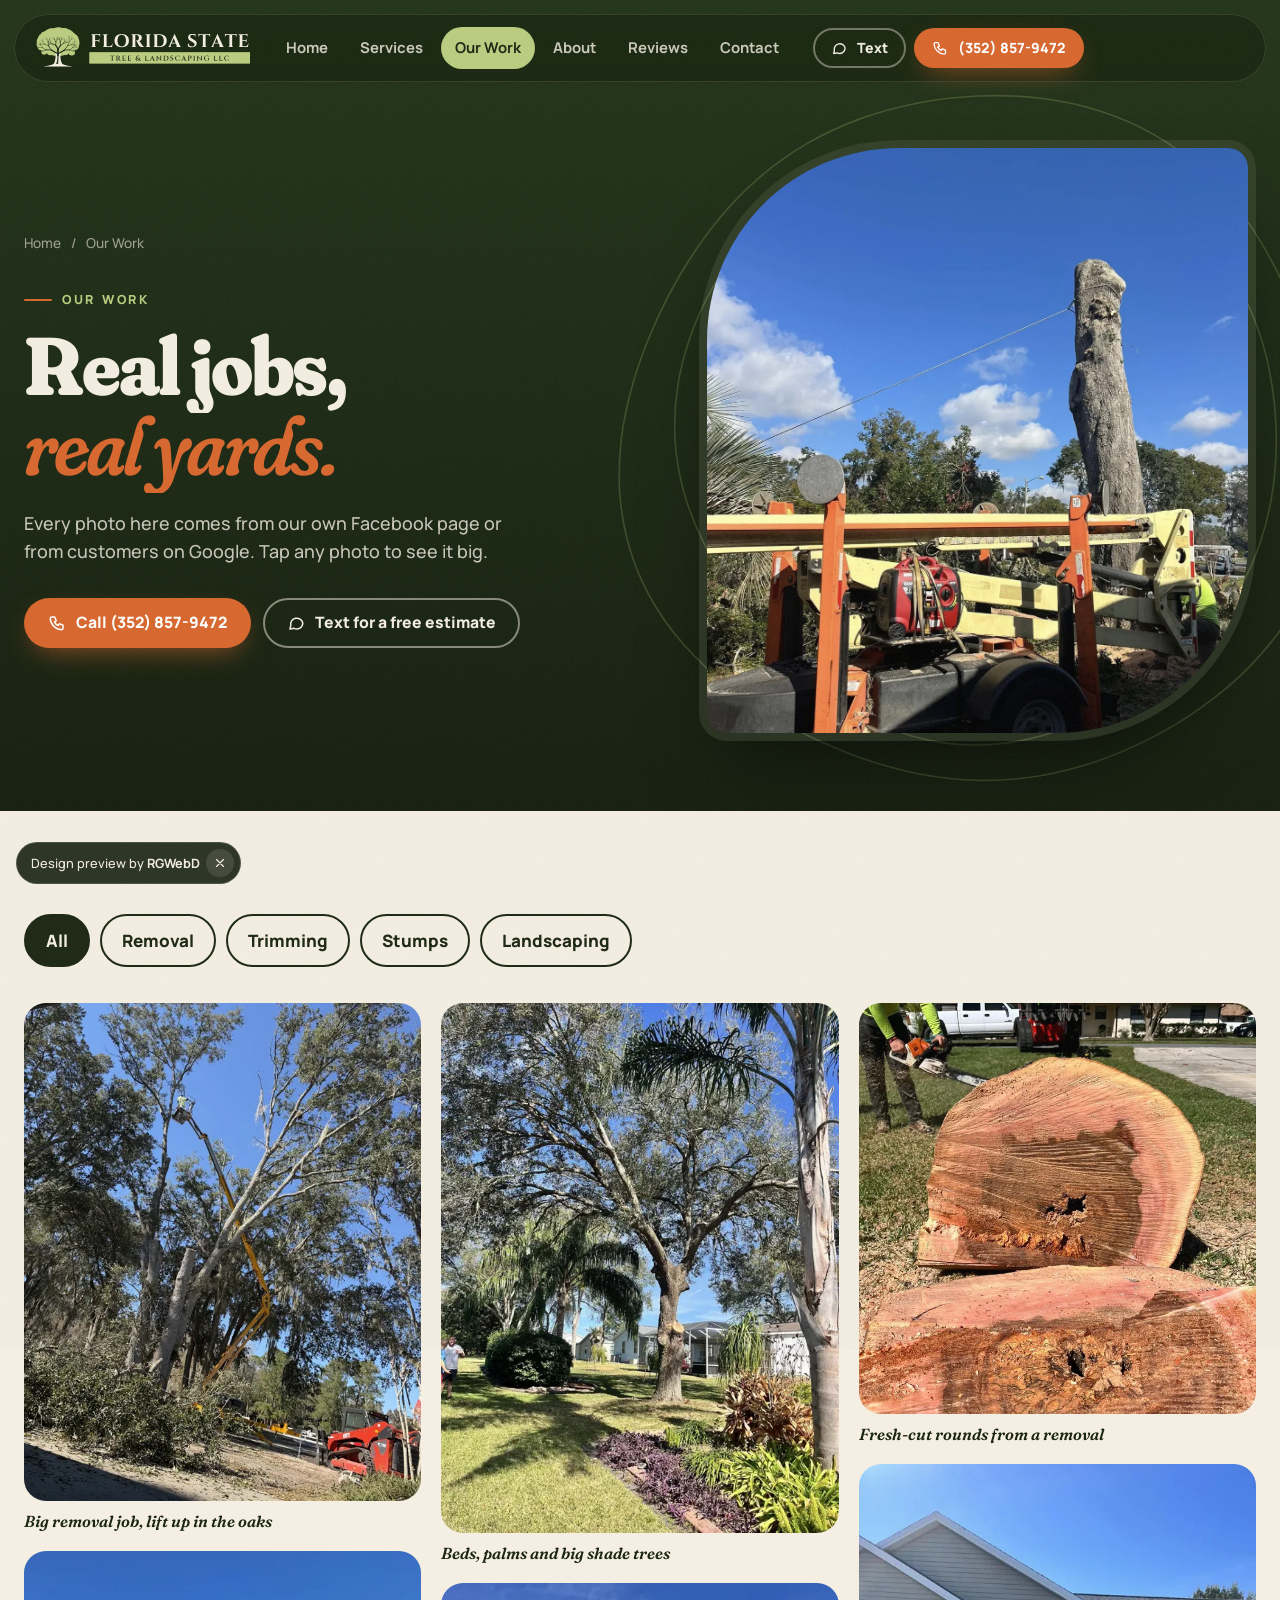
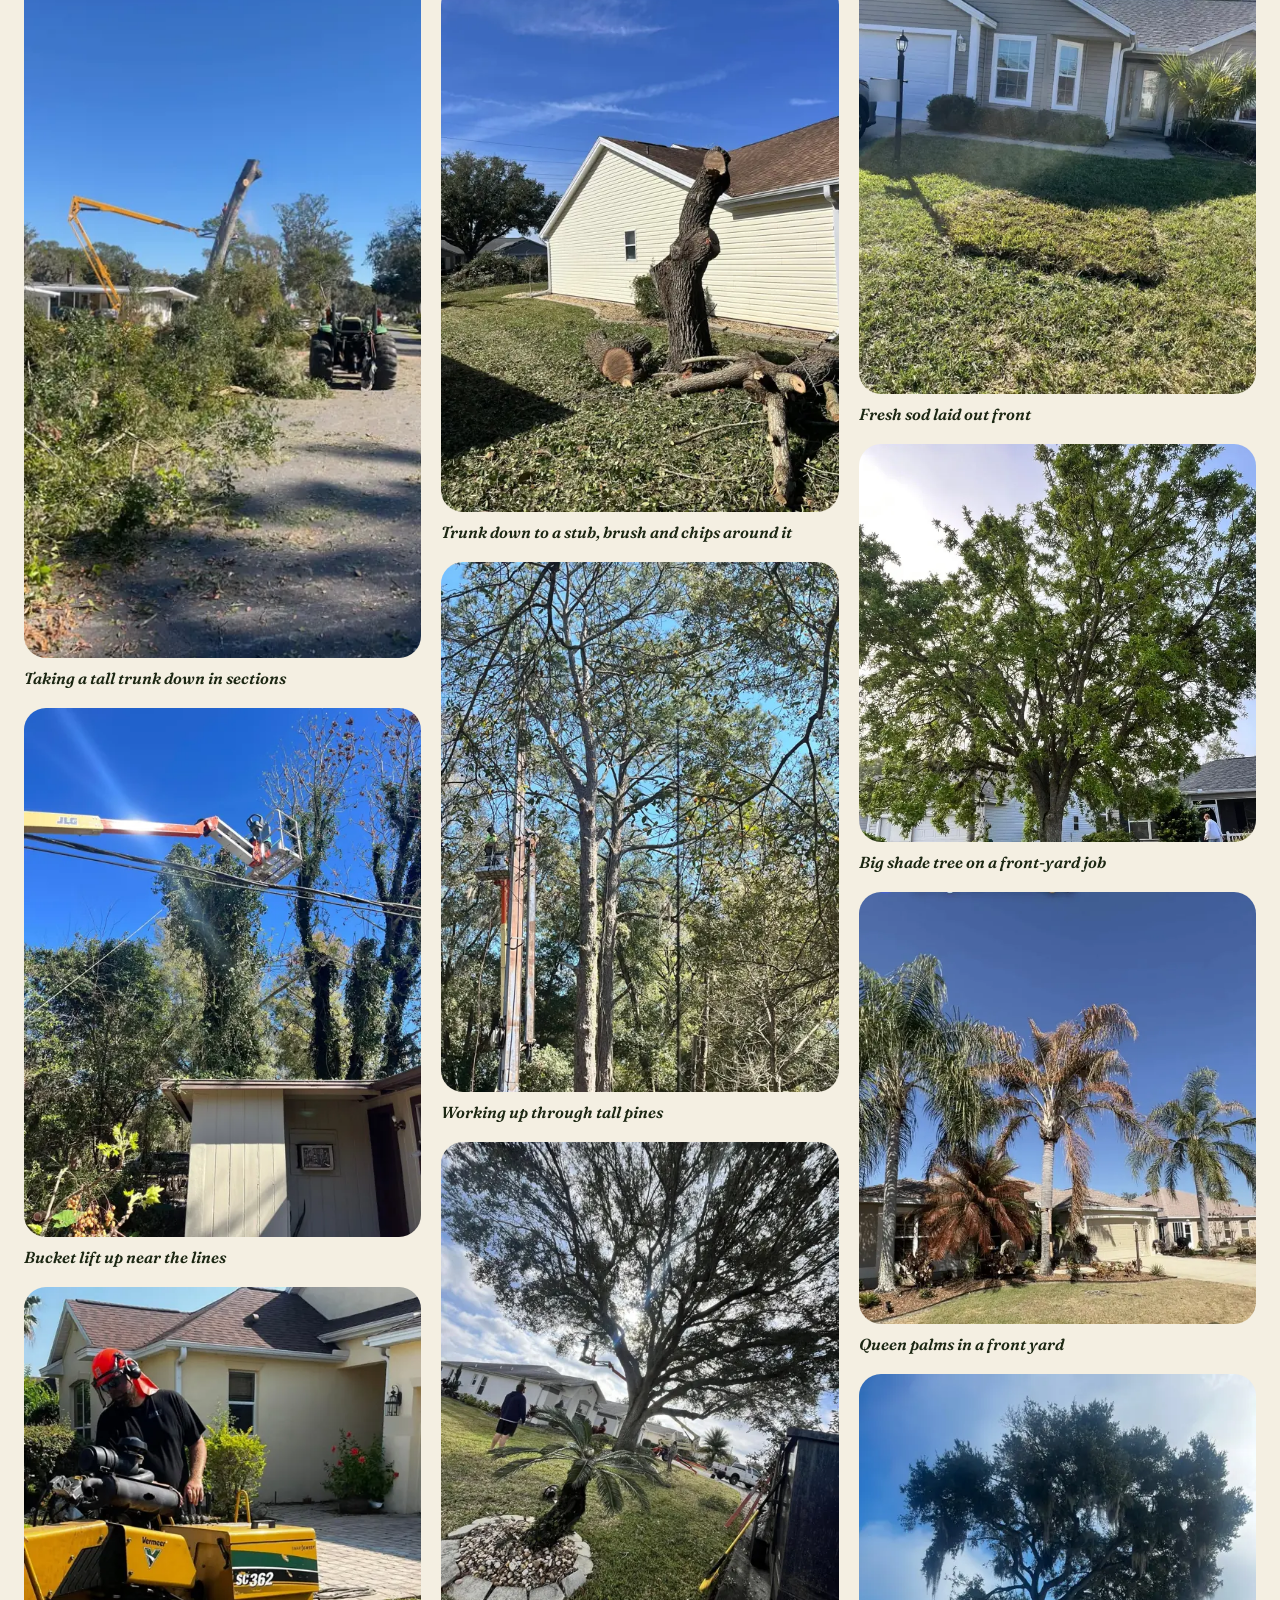
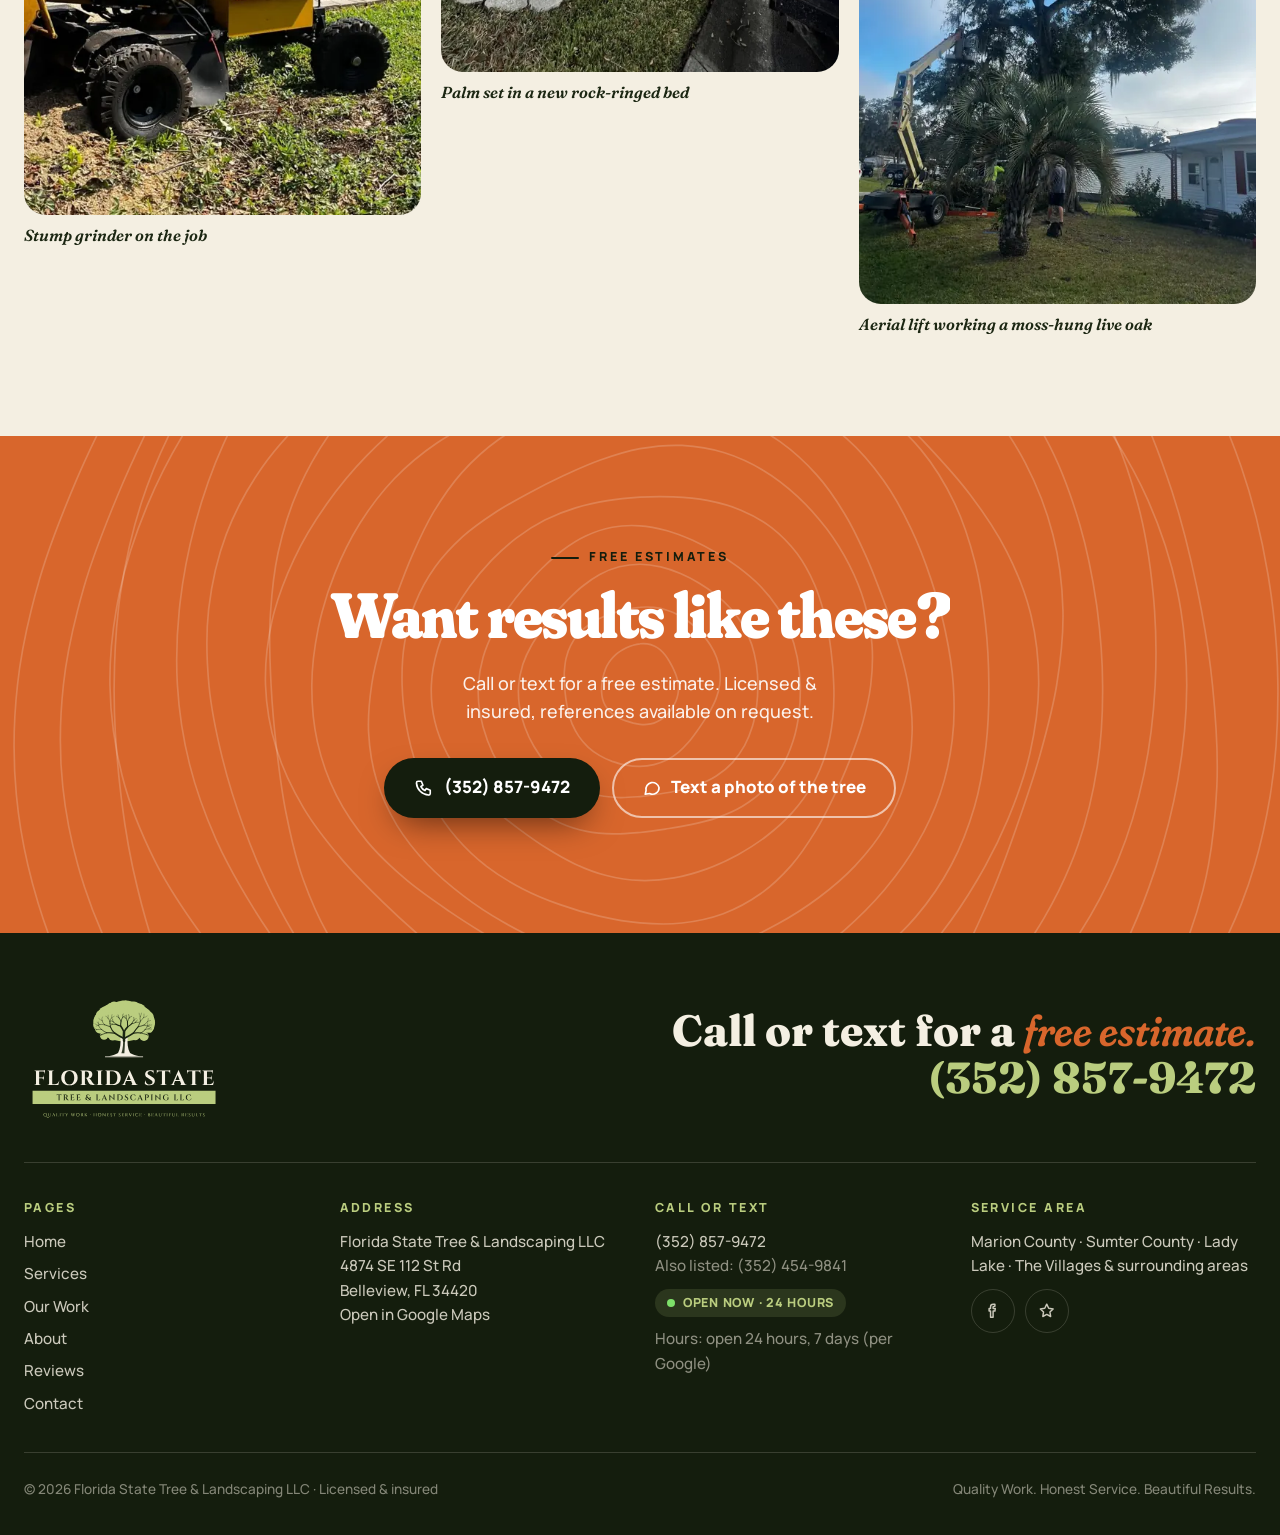
<file: work.html>
<!doctype html><html lang="en"><head><meta charset="utf-8">
<meta name="viewport" content="width=device-width,initial-scale=1,viewport-fit=cover">
<title>Our Work: Tree Removal, Trimming &amp; Landscaping Photos | Florida State Tree &amp; Landscaping</title><meta name="description" content="Photos from real Florida State Tree &amp; Landscaping jobs: big removals with the aerial lift, trimming over homes, stump grinding, sod and landscaping.">
<link rel="canonical" href="https://rgwebd.github.io/floridastatetree-demo/work.html"><meta name="theme-color" content="#1B2612">
<meta property="og:type" content="website"><meta property="og:site_name" content="Florida State Tree &amp; Landscaping"><meta property="og:title" content="Our Work: Tree Removal, Trimming &amp; Landscaping Photos | Florida State Tree &amp; Landscaping"><meta property="og:description" content="Photos from real Florida State Tree &amp; Landscaping jobs: big removals with the aerial lift, trimming over homes, stump grinding, sod and landscaping."><meta property="og:url" content="https://rgwebd.github.io/floridastatetree-demo/work.html"><meta property="og:image" content="https://rgwebd.github.io/floridastatetree-demo/img/og.jpg"><meta property="og:image:width" content="1200"><meta property="og:image:height" content="630"><meta property="og:locale" content="en_US">
<meta name="twitter:card" content="summary_large_image"><meta name="twitter:title" content="Our Work: Tree Removal, Trimming &amp; Landscaping Photos | Florida State Tree &amp; Landscaping"><meta name="twitter:description" content="Photos from real Florida State Tree &amp; Landscaping jobs: big removals with the aerial lift, trimming over homes, stump grinding, sod and landscaping."><meta name="twitter:image" content="https://rgwebd.github.io/floridastatetree-demo/img/og.jpg">
<link rel="icon" href="favicon.svg" type="image/svg+xml"><link rel="icon" href="favicon.ico" sizes="any"><link rel="apple-touch-icon" href="apple-touch-icon.png">
<link rel="preconnect" href="https://fonts.googleapis.com"><link rel="preconnect" href="https://fonts.gstatic.com" crossorigin>
<link href="https://fonts.googleapis.com/css2?family=Fraunces:ital,opsz,wght,SOFT@0,9..144,300..900,0..100;1,9..144,300..900,0..100&family=Manrope:wght@400;500;600;700;800&display=swap" rel="stylesheet">
<link rel="stylesheet" href="styles.css?v=7"><script type="application/ld+json">{"@context": "https://schema.org", "@type": "HomeAndConstructionBusiness", "additionalType": "https://en.wikipedia.org/wiki/Arborist", "@id": "https://rgwebd.github.io/floridastatetree-demo/#business", "name": "Florida State Tree & Landscaping LLC", "alternateName": "Florida State Tree & Landscaping", "slogan": "Quality Work. Honest Service. Beautiful Results.", "description": "Licensed and insured tree service based in Belleview, Florida: tree removal, trimming, stump grinding, storm cleanup and emergency tree work, tree assessments and landscaping. Free estimates. Serving Marion County, Sumter County, Lady Lake and The Villages.", "url": "https://rgwebd.github.io/floridastatetree-demo/", "telephone": "+13528579472", "image": "https://rgwebd.github.io/floridastatetree-demo/img/og.jpg", "logo": "https://rgwebd.github.io/floridastatetree-demo/brand/logo-stacked.svg", "address": {"@type": "PostalAddress", "streetAddress": "4874 SE 112 St Rd", "addressLocality": "Belleview", "addressRegion": "FL", "postalCode": "34420", "addressCountry": "US"}, "geo": {"@type": "GeoCoordinates", "latitude": 29.0453038, "longitude": -82.0679205}, "areaServed": [{"@type": "AdministrativeArea", "name": "Marion County, FL"}, {"@type": "AdministrativeArea", "name": "Sumter County, FL"}, {"@type": "City", "name": "Lady Lake, FL"}, {"@type": "Place", "name": "The Villages, FL"}], "openingHoursSpecification": [{"@type": "OpeningHoursSpecification", "dayOfWeek": ["Monday", "Tuesday", "Wednesday", "Thursday", "Friday", "Saturday", "Sunday"], "opens": "00:00", "closes": "23:59"}], "hasMap": "https://www.google.com/maps/place/Florida+State+Tree+%26+Landscaping+LLC/@29.0453038,-82.0679205,17z/data=!4m6!3m5!1s0xfcb74f72141208b:0x3787b57b5eda292d", "sameAs": ["https://www.facebook.com/p/Florida-State-Tree-Landscaping-LLC-100083582852027/", "https://www.google.com/maps/place/Florida+State+Tree+%26+Landscaping+LLC/@29.0453038,-82.0679205,17z/data=!4m6!3m5!1s0xfcb74f72141208b:0x3787b57b5eda292d"], "aggregateRating": {"@type": "AggregateRating", "ratingValue": "5.0", "reviewCount": "22", "bestRating": "5"}, "hasOfferCatalog": {"@type": "OfferCatalog", "name": "Tree & landscaping services", "itemListElement": [{"@type": "Offer", "itemOffered": {"@type": "Service", "name": "Tree Removal", "description": "From big pines to palms, we take trees down safely in controlled sections, using an aerial lift where the job calls for it, and haul the wood and brush away."}}, {"@type": "Offer", "itemOffered": {"@type": "Service", "name": "Tree Trimming & Pruning", "description": "Branches hanging over the house, garage or lanai come off carefully, and the rest of the tree gets pruned to look right. Customers mention we even blow the debris off the roof and gutters."}}, {"@type": "Offer", "itemOffered": {"@type": "Service", "name": "Stump Grinding", "description": "Once a tree is down, the stump grinder chews the stump below grade so you can replant, lay sod or just mow over it."}}, {"@type": "Offer", "itemOffered": {"@type": "Service", "name": "Storm Cleanup & Emergency Tree Work", "description": "After a hurricane we cut hazardous trees, remove fallen ones and haul away damaged debris. We’ve traveled as far as Navarre, Florida to help homeowners after a storm."}}, {"@type": "Offer", "itemOffered": {"@type": "Service", "name": "Tree Assessments", "description": "We’ll look at the tree with you, talk through trimming versus removal, and give you an honest free estimate. One customer said we even gave ideas on what to plant in place of the trees."}}, {"@type": "Offer", "itemOffered": {"@type": "Service", "name": "Landscaping", "description": "Full landscaping to finish the job: fresh sod, planting beds, rock borders and palm care, so the yard looks better than before the trees came down."}}]}, "review": [{"@type": "Review", "author": {"@type": "Person", "name": "edward coleman"}, "reviewRating": {"@type": "Rating", "ratingValue": "5", "bestRating": "5"}, "reviewBody": "Have used Florida State Tree & Landscaping several times.  Harley Roth, Certified Arborist and his team did exceptional work trimming trees and bushes.  I've used them to remove five palms and three pine trees over the years and each time his knowledge and experience really paid off for this homeowner.  Great work and great results."}, {"@type": "Review", "author": {"@type": "Person", "name": "Brent Cleveland"}, "reviewRating": {"@type": "Rating", "ratingValue": "5", "bestRating": "5"}, "reviewBody": "They showed up with plenty of notice and got right to work trimming the tree above our home. Crew was very careful with the branches being cut above our garage so no damage was done to roof. Couldn’t beat the great price I was given when other companies were outrageous on just trimming. We are definitely using Florida State Tree Trimming for all other jobs in the future."}, {"@type": "Review", "author": {"@type": "Person", "name": "Tim & Jackie Blomlie"}, "reviewRating": {"@type": "Rating", "ratingValue": "5", "bestRating": "5"}, "reviewBody": "Harley did a fantastic job. They were on time and stayed late to finish getting all the debris up. They also went above and beyond and took other tree debris that I had laying around. Their pricing was the best from all the estimates I got, I would definitely use them again for any tree work that I have."}, {"@type": "Review", "author": {"@type": "Person", "name": "David Allsworth"}, "reviewRating": {"@type": "Rating", "ratingValue": "5", "bestRating": "5"}, "reviewBody": "They did a great job trimming branches from over the house and lanai / They pruned the other trees and blew debris off the house and gutters / Highly recommended"}]}</script><script type="application/ld+json">{"@context": "https://schema.org", "@type": "BreadcrumbList", "itemListElement": [{"@type": "ListItem", "position": 1, "name": "Home", "item": "https://rgwebd.github.io/floridastatetree-demo/"}, {"@type": "ListItem", "position": 2, "name": "Our Work", "item": "https://rgwebd.github.io/floridastatetree-demo/work.html"}]}</script><script src="https://cosmiccallers.lovable.app/demo-track.js" data-demo="floridastatetree-demo" defer></script></head><body><a class="skip" href="#main">Skip to content</a><div class="vine" aria-hidden="true"><i></i></div><div class="grain" aria-hidden="true"></div>
<header class="nav"><div class="nav-in"><a class="brand" href="index.html" aria-label="Florida State Tree &amp; Landscaping home"><img src="brand/logo-horizontal-dark.svg" alt="Florida State Tree &amp; Landscaping LLC" width="300" height="76"></a>
<nav aria-label="Main"><ul><li><a href="index.html">Home</a></li><li><a href="services.html">Services</a></li><li><a href="work.html" aria-current=page>Our Work</a></li><li><a href="about.html">About</a></li><li><a href="reviews.html">Reviews</a></li><li><a href="contact.html">Contact</a></li></ul></nav>
<div class="acts"><a class="btn ghost sm" href="sms:+13528579472"><svg class="ic " viewBox="0 0 24 24" fill="none" stroke="currentColor" stroke-width="2" stroke-linecap="round" stroke-linejoin="round" aria-hidden="true"><path d="M21 12a8 8 0 0 1-11.6 7.1L4 20l1-4.6A8 8 0 1 1 21 12z"/></svg><span>Text</span></a><a class="btn wood sm mag" href="tel:+13528579472"><svg class="ic " viewBox="0 0 24 24" fill="none" stroke="currentColor" stroke-width="2" stroke-linecap="round" stroke-linejoin="round" aria-hidden="true"><path d="M5 4h4l2 5-2.5 1.5a11 11 0 0 0 5 5L15 13l5 2v4a2 2 0 0 1-2 2A16 16 0 0 1 3 6a2 2 0 0 1 2-2"/></svg><span>(352) 857-9472</span></a></div>
<button class="menu-btn" aria-expanded="false" aria-controls="mmenu" aria-label="Open menu"><i></i><i></i></button></div></header>
<div class="mmenu" id="mmenu" aria-hidden="true"><svg class="mm-rings" viewBox="-336.00000000000006 -336.00000000000006 672.0000000000001 672.0000000000001" aria-hidden="true" ><path d="M33.8 0.0C33.8 1.9 33.5 3.9 33.1 5.8C32.6 7.7 31.9 9.6 31.1 11.3C30.3 13.1 29.3 14.7 28.3 16.4C27.3 18.0 26.2 19.5 25.0 20.9C23.8 22.4 22.5 23.8 21.1 25.2C19.7 26.5 18.3 27.8 16.7 28.9C15.1 30.0 13.3 31.0 11.6 31.8C9.8 32.5 7.8 33.2 5.9 33.5C4.0 33.9 2.0 34.1 0.0 34.1C-2.0 34.1 -4.0 33.9 -5.9 33.5C-7.8 33.1 -9.8 32.6 -11.6 31.9C-13.5 31.2 -15.3 30.4 -16.9 29.4C-18.6 28.4 -20.3 27.2 -21.7 25.9C-23.2 24.6 -24.5 23.1 -25.6 21.5C-26.8 19.9 -27.7 18.2 -28.5 16.5C-29.3 14.7 -29.9 12.9 -30.3 11.0C-30.8 9.2 -31.1 7.4 -31.3 5.5C-31.6 3.7 -31.7 1.9 -31.8 0.0C-31.9 -1.9 -31.9 -3.7 -31.8 -5.6C-31.6 -7.5 -31.4 -9.4 -31.0 -11.3C-30.6 -13.2 -30.1 -15.1 -29.3 -16.9C-28.5 -18.7 -27.5 -20.5 -26.3 -22.1C-25.1 -23.6 -23.7 -25.1 -22.1 -26.4C-20.6 -27.7 -18.9 -28.8 -17.1 -29.7C-15.4 -30.6 -13.5 -31.3 -11.6 -31.9C-9.7 -32.5 -7.8 -33.0 -5.9 -33.3C-3.9 -33.5 -1.9 -33.7 -0.0 -33.6C1.9 -33.6 3.9 -33.4 5.8 -33.0C7.7 -32.6 9.6 -32.0 11.4 -31.2C13.1 -30.5 14.9 -29.6 16.5 -28.5C18.1 -27.5 19.6 -26.3 21.0 -25.0C22.4 -23.7 23.7 -22.4 25.0 -20.9C26.2 -19.5 27.4 -18.0 28.4 -16.4C29.5 -14.8 30.5 -13.1 31.3 -11.4C32.0 -9.6 32.7 -7.7 33.2 -5.8C33.6 -4.0 33.8 -1.9 33.8 0.0Z" style="--i:0"/><path d="M66.0 0.0C65.6 3.8 64.8 7.6 63.9 11.3C63.0 14.9 61.8 18.5 60.4 22.0C59.1 25.5 57.6 28.9 56.0 32.3C54.3 35.7 52.5 39.0 50.3 42.2C48.2 45.4 45.8 48.6 43.1 51.4C40.5 54.2 37.4 56.9 34.2 59.2C30.9 61.4 27.3 63.3 23.6 64.7C19.9 66.2 15.9 67.2 12.0 67.8C8.0 68.4 4.0 68.6 0.0 68.5C-4.0 68.4 -8.0 67.8 -11.8 67.0C-15.7 66.2 -19.5 65.1 -23.1 63.6C-26.8 62.1 -30.3 60.3 -33.6 58.2C-36.8 56.0 -39.9 53.5 -42.7 50.8C-45.4 48.1 -47.8 45.1 -50.0 42.0C-52.2 38.8 -54.0 35.5 -55.6 32.1C-57.3 28.8 -58.7 25.3 -59.9 21.8C-61.1 18.3 -62.2 14.8 -63.1 11.1C-64.0 7.5 -64.8 3.8 -65.3 0.0C-65.7 -3.8 -66.0 -7.7 -65.8 -11.6C-65.6 -15.5 -65.0 -19.5 -64.0 -23.3C-62.9 -27.1 -61.3 -30.9 -59.4 -34.3C-57.4 -37.7 -55.0 -41.0 -52.3 -43.9C-49.7 -46.8 -46.6 -49.4 -43.4 -51.8C-40.3 -54.1 -36.9 -56.2 -33.5 -58.0C-30.0 -59.8 -26.5 -61.4 -22.8 -62.7C-19.2 -64.0 -15.4 -65.1 -11.6 -65.8C-7.8 -66.5 -3.9 -66.9 -0.0 -66.9C3.9 -67.0 7.8 -66.6 11.6 -65.9C15.4 -65.1 19.2 -64.0 22.8 -62.6C26.4 -61.2 29.9 -59.4 33.2 -57.4C36.5 -55.5 39.6 -53.2 42.6 -50.8C45.6 -48.4 48.5 -45.7 51.1 -42.9C53.7 -40.0 56.1 -36.9 58.1 -33.6C60.2 -30.3 62.0 -26.7 63.3 -23.0C64.6 -19.4 65.4 -15.5 65.9 -11.6C66.3 -7.8 66.3 -3.8 66.0 0.0Z" style="--i:1"/><path d="M97.3 0.0C97.6 5.6 97.5 11.4 96.7 17.1C96.0 22.7 94.7 28.4 92.9 33.8C91.1 39.2 88.7 44.6 85.9 49.6C83.1 54.6 79.8 59.5 76.3 64.0C72.7 68.5 68.7 72.8 64.4 76.8C60.2 80.7 55.5 84.5 50.6 87.6C45.7 90.8 40.4 93.7 34.9 95.8C29.4 98.0 23.5 99.6 17.7 100.5C11.9 101.4 5.8 101.6 0.0 101.3C-5.8 101.0 -11.7 99.9 -17.4 98.5C-23.0 97.1 -28.5 95.1 -33.8 92.9C-39.2 90.8 -44.3 88.3 -49.3 85.5C-54.4 82.7 -59.3 79.7 -64.0 76.2C-68.6 72.8 -73.3 69.1 -77.3 64.9C-81.4 60.7 -85.3 56.0 -88.5 51.1C-91.6 46.1 -94.3 40.6 -96.2 35.0C-98.1 29.4 -99.3 23.5 -99.9 17.6C-100.5 11.8 -100.4 5.8 -99.9 0.0C-99.4 -5.8 -98.3 -11.5 -97.0 -17.1C-95.6 -22.7 -93.9 -28.1 -91.8 -33.4C-89.7 -38.7 -87.3 -43.9 -84.5 -48.8C-81.7 -53.7 -78.5 -58.5 -74.9 -62.9C-71.4 -67.3 -67.3 -71.4 -63.0 -75.1C-58.7 -78.8 -54.0 -82.2 -49.1 -85.1C-44.3 -88.1 -39.1 -90.6 -33.8 -92.8C-28.5 -94.9 -22.9 -96.8 -17.3 -98.2C-11.7 -99.7 -5.9 -100.8 -0.0 -101.4C5.9 -102.0 12.0 -102.3 17.9 -101.7C23.9 -101.2 30.0 -100.1 35.8 -98.3C41.5 -96.4 47.2 -93.8 52.3 -90.6C57.4 -87.3 62.1 -83.3 66.3 -79.0C70.4 -74.7 74.0 -69.7 77.2 -64.7C80.3 -59.8 82.9 -54.5 85.2 -49.2C87.5 -43.9 89.5 -38.6 91.1 -33.2C92.8 -27.8 94.2 -22.3 95.3 -16.8C96.3 -11.3 97.1 -5.6 97.3 0.0Z" style="--i:2"/><path d="M135.0 0.0C134.9 7.8 133.7 15.7 131.9 23.3C130.1 30.8 127.4 38.2 124.4 45.3C121.3 52.3 117.6 59.1 113.7 65.6C109.7 72.1 105.3 78.4 100.5 84.3C95.7 90.3 90.6 96.0 84.9 101.2C79.3 106.4 73.2 111.3 66.7 115.5C60.2 119.6 53.1 123.3 45.9 126.2C38.7 129.0 31.0 131.2 23.4 132.6C15.7 134.0 7.8 134.7 0.0 134.8C-7.8 135.0 -15.7 134.4 -23.5 133.3C-31.3 132.1 -39.1 130.4 -46.6 127.9C-54.1 125.5 -61.6 122.4 -68.5 118.6C-75.4 114.7 -82.1 110.1 -87.9 104.8C-93.8 99.5 -99.1 93.3 -103.6 86.9C-108.0 80.5 -111.7 73.3 -114.7 66.2C-117.7 59.1 -119.8 51.6 -121.5 44.2C-123.3 36.9 -124.4 29.5 -125.3 22.1C-126.3 14.7 -126.8 7.4 -127.1 0.0C-127.3 -7.4 -127.4 -14.9 -126.8 -22.4C-126.2 -29.9 -125.3 -37.5 -123.5 -45.0C-121.7 -52.4 -119.3 -60.0 -116.1 -67.0C-112.8 -74.0 -108.7 -81.0 -103.9 -87.2C-99.2 -93.4 -93.6 -99.3 -87.6 -104.4C-81.7 -109.6 -75.0 -114.2 -68.2 -118.2C-61.4 -122.2 -54.1 -125.6 -46.7 -128.3C-39.3 -131.0 -31.5 -133.2 -23.7 -134.6C-15.9 -135.9 -7.9 -136.6 -0.0 -136.4C7.9 -136.2 15.9 -135.1 23.5 -133.2C31.1 -131.4 38.6 -128.6 45.6 -125.3C52.6 -122.0 59.3 -117.9 65.6 -113.6C71.9 -109.3 77.7 -104.4 83.4 -99.4C89.0 -94.3 94.3 -89.0 99.3 -83.4C104.4 -77.7 109.2 -71.9 113.6 -65.6C117.9 -59.3 122.0 -52.6 125.2 -45.6C128.4 -38.5 131.1 -31.0 132.7 -23.4C134.4 -15.8 135.2 -7.8 135.0 0.0Z" style="--i:3"/><path d="M169.5 0.0C170.0 9.8 169.3 19.9 167.7 29.6C166.2 39.3 163.5 49.0 160.2 58.3C156.9 67.6 152.7 76.7 147.8 85.3C142.9 93.9 137.2 102.2 130.8 109.8C124.5 117.3 117.3 124.5 109.6 130.6C101.9 136.7 93.3 142.1 84.5 146.4C75.8 150.8 66.3 154.1 57.0 156.6C47.6 159.1 38.0 160.5 28.5 161.4C19.0 162.4 9.4 162.4 0.0 162.2C-9.4 161.9 -18.8 161.1 -28.2 159.8C-37.5 158.5 -46.9 156.8 -56.1 154.2C-65.3 151.7 -74.7 148.6 -83.4 144.4C-92.1 140.2 -100.7 135.1 -108.3 129.1C-116.0 123.1 -123.2 116.0 -129.2 108.5C-135.3 100.9 -140.5 92.3 -144.9 83.6C-149.2 75.0 -152.5 65.7 -155.3 56.5C-158.0 47.3 -160.0 37.9 -161.4 28.5C-162.8 19.0 -163.7 9.5 -163.9 0.0C-164.1 -9.5 -163.8 -19.2 -162.6 -28.7C-161.4 -38.2 -159.5 -47.8 -156.6 -57.0C-153.8 -66.2 -149.9 -75.4 -145.3 -83.9C-140.7 -92.4 -135.1 -100.6 -128.9 -108.2C-122.8 -115.7 -115.8 -122.7 -108.4 -129.1C-101.0 -135.5 -93.0 -141.4 -84.6 -146.6C-76.3 -151.7 -67.4 -156.4 -58.3 -160.1C-49.1 -163.8 -39.5 -166.9 -29.7 -168.7C-20.0 -170.5 -9.8 -171.4 -0.0 -171.0C9.8 -170.7 19.9 -169.0 29.3 -166.4C38.8 -163.8 48.0 -159.8 56.6 -155.4C65.1 -151.0 73.1 -145.5 80.8 -139.9C88.4 -134.3 95.4 -128.1 102.2 -121.8C109.0 -115.5 115.5 -109.0 121.7 -102.1C127.9 -95.3 134.0 -88.2 139.5 -80.5C145.0 -72.9 150.3 -64.8 154.5 -56.2C158.8 -47.7 162.5 -38.5 165.0 -29.1C167.5 -19.7 169.1 -9.8 169.5 0.0Z" style="--i:4"/><path d="M197.3 0.0C198.4 11.4 198.9 23.3 197.8 34.9C196.7 46.5 194.5 58.4 190.9 69.5C187.2 80.6 182.1 91.6 176.0 101.6C169.9 111.6 162.3 121.0 154.3 129.5C146.3 138.0 137.3 145.6 128.1 152.6C118.9 159.6 109.1 165.9 99.0 171.5C89.0 177.2 78.6 182.3 67.9 186.5C57.2 190.7 46.0 194.4 34.7 196.9C23.4 199.4 11.6 201.1 0.0 201.5C-11.6 201.8 -23.6 201.0 -35.1 199.1C-46.6 197.2 -58.1 193.9 -69.1 189.9C-80.1 185.8 -90.8 180.6 -100.9 174.8C-111.1 169.0 -120.8 162.2 -129.9 154.8C-139.0 147.5 -147.8 139.3 -155.5 130.5C-163.2 121.6 -170.4 112.0 -176.2 101.8C-182.1 91.6 -187.0 80.5 -190.4 69.3C-193.9 58.1 -195.9 46.3 -196.8 34.7C-197.7 23.2 -197.1 11.3 -195.9 0.0C-194.6 -11.3 -192.1 -22.5 -189.3 -33.4C-186.6 -44.3 -183.1 -54.8 -179.3 -65.3C-175.5 -75.7 -171.4 -86.0 -166.5 -96.1C-161.7 -106.3 -156.5 -116.5 -150.3 -126.1C-144.0 -135.7 -137.0 -145.3 -129.0 -153.8C-121.0 -162.2 -111.9 -170.3 -102.2 -176.9C-92.4 -183.6 -81.5 -189.3 -70.5 -193.6C-59.4 -197.9 -47.5 -201.0 -35.8 -203.0C-24.0 -204.9 -11.9 -205.7 -0.0 -205.4C11.9 -205.2 23.9 -203.9 35.6 -201.6C47.2 -199.3 58.8 -196.1 69.8 -191.7C80.7 -187.4 91.5 -181.9 101.3 -175.5C111.2 -169.2 120.5 -161.6 128.7 -153.4C137.0 -145.3 144.4 -136.1 151.0 -126.7C157.5 -117.3 163.1 -107.2 168.1 -97.1C173.2 -86.9 177.4 -76.5 181.2 -66.0C185.1 -55.4 188.5 -44.7 191.1 -33.7C193.8 -22.7 196.1 -11.4 197.3 0.0Z" style="--i:5"/><path d="M239.4 0.0C237.8 13.8 234.2 27.6 230.1 40.6C225.9 53.6 220.4 66.1 214.5 78.1C208.7 90.1 202.2 101.6 195.2 112.7C188.2 123.8 180.8 134.6 172.6 144.8C164.4 155.0 155.6 165.0 146.0 174.0C136.3 183.0 125.9 191.5 114.7 198.7C103.5 205.9 91.4 212.1 79.0 217.1C66.6 222.1 53.5 225.8 40.3 228.5C27.1 231.1 13.5 232.6 0.0 233.0C-13.5 233.5 -27.3 232.9 -40.8 231.1C-54.3 229.4 -67.9 226.7 -81.0 222.6C-94.1 218.5 -107.2 213.2 -119.2 206.5C-131.3 199.8 -142.9 191.7 -153.2 182.6C-163.5 173.5 -172.9 162.9 -181.0 151.9C-189.1 140.9 -195.9 128.7 -201.8 116.5C-207.8 104.4 -212.5 91.6 -216.6 78.9C-220.8 66.1 -224.1 53.1 -226.7 40.0C-229.3 26.8 -231.4 13.5 -232.3 0.0C-233.1 -13.5 -233.4 -27.3 -232.0 -40.9C-230.5 -54.5 -228.0 -68.4 -223.7 -81.4C-219.4 -94.4 -213.5 -107.4 -206.3 -119.1C-199.1 -130.8 -190.2 -141.8 -180.7 -151.6C-171.2 -161.5 -160.4 -170.2 -149.3 -178.0C-138.3 -185.8 -126.5 -192.5 -114.6 -198.5C-102.7 -204.5 -90.4 -209.6 -77.9 -213.9C-65.4 -218.2 -52.5 -221.8 -39.5 -224.3C-26.6 -226.7 -13.2 -228.4 -0.0 -228.7C13.2 -228.9 26.7 -228.1 39.9 -226.0C53.0 -223.9 66.1 -220.6 78.7 -216.3C91.4 -212.0 103.7 -206.5 115.7 -200.3C127.6 -194.1 139.2 -187.0 150.3 -179.1C161.3 -171.2 172.2 -162.5 182.0 -152.7C191.9 -143.0 201.4 -132.4 209.3 -120.8C217.2 -109.3 224.3 -96.6 229.4 -83.5C234.4 -70.4 238.0 -56.2 239.7 -42.3C241.3 -28.3 241.0 -13.8 239.4 0.0Z" style="--i:6"/><path d="M259.4 0.0C259.7 15.0 258.9 30.3 256.6 45.2C254.3 60.2 250.6 75.1 245.8 89.5C241.0 103.8 234.7 117.9 227.6 131.4C220.5 144.9 212.3 158.0 203.2 170.5C194.1 182.9 184.1 195.1 173.0 206.2C162.0 217.4 150.0 228.2 137.0 237.4C124.1 246.5 109.9 255.0 95.1 261.3C80.3 267.5 64.3 272.3 48.5 274.8C32.6 277.3 15.9 277.6 0.0 276.2C-15.9 274.8 -31.9 271.0 -47.0 266.3C-62.0 261.6 -76.5 255.0 -90.3 248.1C-104.1 241.2 -117.2 233.2 -129.8 224.8C-142.4 216.5 -154.5 207.6 -166.1 197.9C-177.6 188.3 -188.9 178.1 -199.0 167.0C-209.2 155.9 -219.0 144.0 -227.2 131.2C-235.4 118.4 -242.7 104.6 -248.4 90.4C-254.1 76.2 -258.3 61.1 -261.1 46.0C-264.0 31.0 -265.3 15.4 -265.4 0.0C-265.6 -15.4 -264.4 -31.0 -262.1 -46.2C-259.8 -61.5 -256.4 -76.8 -251.6 -91.6C-246.9 -106.4 -240.9 -121.1 -233.5 -134.8C-226.1 -148.6 -217.3 -162.0 -207.2 -173.9C-197.2 -185.8 -185.5 -196.9 -173.2 -206.4C-160.9 -216.0 -147.2 -224.1 -133.4 -231.1C-119.6 -238.1 -105.0 -243.6 -90.4 -248.4C-75.8 -253.1 -60.8 -256.7 -45.8 -259.6C-30.7 -262.5 -15.4 -264.6 -0.0 -265.6C15.4 -266.6 31.2 -266.9 46.8 -265.4C62.4 -264.0 78.4 -261.4 93.5 -256.8C108.5 -252.1 123.6 -245.8 137.3 -237.8C150.9 -229.8 163.8 -219.7 175.2 -208.8C186.6 -197.9 196.6 -185.2 205.4 -172.4C214.2 -159.5 221.6 -145.6 228.0 -131.7C234.5 -117.8 239.8 -103.4 244.3 -88.9C248.8 -74.5 252.4 -59.8 254.9 -45.0C257.5 -30.1 259.2 -15.0 259.4 0.0Z" style="--i:7"/><path d="M293.3 0.0C293.4 17.0 292.0 34.1 289.7 51.1C287.3 68.0 283.9 84.9 279.3 101.7C274.7 118.4 269.2 135.2 262.1 151.4C255.1 167.5 246.8 183.8 236.7 198.6C226.7 213.5 214.9 228.0 201.6 240.3C188.4 252.5 173.1 263.6 157.2 272.2C141.3 280.8 123.6 287.3 106.2 291.8C88.8 296.3 70.5 298.3 52.8 299.2C35.1 300.1 17.3 298.9 0.0 297.1C-17.3 295.3 -34.2 292.1 -50.8 288.3C-67.4 284.4 -83.8 279.7 -99.7 273.9C-115.6 268.1 -131.4 261.5 -146.3 253.4C-161.2 245.4 -175.9 236.1 -189.2 225.5C-202.6 214.9 -215.2 202.9 -226.4 190.0C-237.6 177.1 -247.7 162.8 -256.5 148.1C-265.4 133.4 -273.0 117.7 -279.4 101.7C-285.9 85.7 -291.2 69.0 -295.2 52.0C-299.1 35.1 -302.0 17.5 -303.0 0.0C-304.0 -17.5 -303.6 -35.6 -301.0 -53.1C-298.5 -70.5 -294.0 -88.2 -287.7 -104.7C-281.4 -121.2 -272.8 -137.3 -263.2 -152.0C-253.5 -166.6 -241.9 -180.3 -229.8 -192.8C-217.7 -205.4 -204.3 -216.7 -190.7 -227.2C-177.1 -237.8 -162.8 -247.5 -148.0 -256.4C-133.3 -265.3 -118.1 -273.6 -102.2 -280.7C-86.3 -287.7 -69.6 -294.1 -52.6 -298.4C-35.6 -302.8 -17.7 -306.0 -0.0 -306.7C17.7 -307.4 36.0 -306.2 53.4 -302.8C70.8 -299.5 88.2 -293.7 104.3 -286.7C120.5 -279.6 136.0 -270.4 150.4 -260.5C164.8 -250.6 178.2 -239.1 190.7 -227.2C203.2 -215.3 214.8 -202.5 225.3 -189.1C235.9 -175.7 245.7 -161.5 254.1 -146.7C262.5 -131.9 270.0 -116.3 275.8 -100.4C281.6 -84.4 286.0 -67.7 288.9 -50.9C291.9 -34.2 293.1 -17.0 293.3 0.0Z" style="--i:8"/></svg><nav aria-label="Mobile"><a class="mm-l" href="index.html" style="--d:0"><span>01</span>Home</a><a class="mm-l" href="services.html" style="--d:1"><span>02</span>Services</a><a class="mm-l" href="work.html" aria-current=page style="--d:2"><span>03</span>Our Work</a><a class="mm-l" href="about.html" style="--d:3"><span>04</span>About</a><a class="mm-l" href="reviews.html" style="--d:4"><span>05</span>Reviews</a><a class="mm-l" href="contact.html" style="--d:5"><span>06</span>Contact</a></nav>
<div class="mm-foot"><a class="btn wood" href="tel:+13528579472"><svg class="ic " viewBox="0 0 24 24" fill="none" stroke="currentColor" stroke-width="2" stroke-linecap="round" stroke-linejoin="round" aria-hidden="true"><path d="M5 4h4l2 5-2.5 1.5a11 11 0 0 0 5 5L15 13l5 2v4a2 2 0 0 1-2 2A16 16 0 0 1 3 6a2 2 0 0 1 2-2"/></svg>Call (352) 857-9472</a><a class="btn ghost" href="sms:+13528579472"><svg class="ic " viewBox="0 0 24 24" fill="none" stroke="currentColor" stroke-width="2" stroke-linecap="round" stroke-linejoin="round" aria-hidden="true"><path d="M21 12a8 8 0 0 1-11.6 7.1L4 20l1-4.6A8 8 0 1 1 21 12z"/></svg>Text for a free estimate</a></div></div><main id="main">
<section class="phero" aria-labelledby="ph-h"><div class="wrap phero-in">
<div class="ph-copy"><nav class="crumbs" aria-label="Breadcrumb"><a href="index.html">Home</a><span aria-hidden="true">/</span><span aria-current="page">Our Work</span></nav>
<span class="eyebrow">Our work</span><h1 class="h1 split" id="ph-h"><span class="ln"><span>Real jobs,</span></span><span class="ln"><span><em>real yards.</em></span></span></h1><p class="lede rv">Every photo here comes from our own Facebook page or from customers on Google. Tap any photo to see it big.</p>
<div class="cta-row rv d1"><a class="btn wood mag" href="tel:+13528579472"><svg class="ic " viewBox="0 0 24 24" fill="none" stroke="currentColor" stroke-width="2" stroke-linecap="round" stroke-linejoin="round" aria-hidden="true"><path d="M5 4h4l2 5-2.5 1.5a11 11 0 0 0 5 5L15 13l5 2v4a2 2 0 0 1-2 2A16 16 0 0 1 3 6a2 2 0 0 1 2-2"/></svg>Call (352) 857-9472</a><a class="btn line" href="sms:+13528579472"><svg class="ic " viewBox="0 0 24 24" fill="none" stroke="currentColor" stroke-width="2" stroke-linecap="round" stroke-linejoin="round" aria-hidden="true"><path d="M21 12a8 8 0 0 1-11.6 7.1L4 20l1-4.6A8 8 0 1 1 21 12z"/></svg>Text for a free estimate</a></div></div>
<figure class="ph-photo rv"><svg class="ph-rings" viewBox="-291.20000000000005 -291.20000000000005 582.4000000000001 582.4000000000001" aria-hidden="true" ><path d="M36.5 0.0C36.6 2.1 36.6 4.3 36.4 6.4C36.2 8.6 35.8 10.7 35.2 12.8C34.5 14.9 33.7 16.9 32.6 18.8C31.6 20.8 30.3 22.6 29.0 24.3C27.6 26.0 26.0 27.6 24.3 29.0C22.6 30.4 20.8 31.7 18.9 32.8C17.1 33.9 15.1 34.9 13.0 35.7C10.9 36.5 8.8 37.1 6.6 37.4C4.4 37.7 2.2 37.8 0.0 37.7C-2.2 37.5 -4.4 37.1 -6.4 36.5C-8.5 35.9 -10.5 35.0 -12.4 34.1C-14.3 33.1 -16.1 32.0 -17.8 30.8C-19.5 29.6 -21.1 28.4 -22.7 27.1C-24.3 25.7 -25.8 24.4 -27.3 22.9C-28.8 21.4 -30.2 19.9 -31.5 18.2C-32.8 16.5 -34.0 14.7 -35.0 12.7C-36.0 10.8 -36.8 8.7 -37.3 6.6C-37.8 4.5 -38.1 2.2 -38.1 0.0C-38.2 -2.2 -37.9 -4.5 -37.5 -6.6C-37.1 -8.8 -36.5 -10.9 -35.7 -13.0C-34.9 -15.0 -33.9 -17.0 -32.8 -18.9C-31.7 -20.8 -30.4 -22.6 -28.9 -24.3C-27.5 -25.9 -25.9 -27.5 -24.2 -28.8C-22.5 -30.2 -20.6 -31.3 -18.6 -32.3C-16.7 -33.2 -14.6 -34.0 -12.6 -34.6C-10.5 -35.2 -8.4 -35.5 -6.3 -35.8C-4.2 -36.1 -2.1 -36.2 -0.0 -36.2C2.1 -36.2 4.2 -36.1 6.3 -35.9C8.4 -35.6 10.6 -35.3 12.6 -34.7C14.7 -34.1 16.8 -33.4 18.7 -32.4C20.7 -31.5 22.5 -30.2 24.2 -28.9C25.9 -27.5 27.4 -25.8 28.7 -24.1C30.0 -22.4 31.1 -20.4 32.0 -18.5C33.0 -16.6 33.7 -14.5 34.3 -12.5C34.9 -10.5 35.4 -8.4 35.8 -6.3C36.2 -4.2 36.4 -2.1 36.5 0.0Z" style="--i:0"/><path d="M74.6 0.0C74.8 4.3 74.4 8.7 73.6 13.0C72.8 17.2 71.6 21.5 70.1 25.5C68.6 29.5 66.6 33.5 64.5 37.2C62.4 41.0 59.9 44.6 57.2 48.0C54.5 51.3 51.4 54.6 48.2 57.4C44.9 60.2 41.3 62.8 37.5 65.0C33.7 67.1 29.7 68.9 25.6 70.2C21.5 71.6 17.1 72.5 12.9 73.1C8.6 73.7 4.3 73.9 0.0 73.8C-4.3 73.8 -8.6 73.4 -12.8 72.8C-17.1 72.2 -21.4 71.4 -25.5 70.2C-29.7 68.9 -33.9 67.4 -37.8 65.5C-41.7 63.5 -45.6 61.2 -49.0 58.4C-52.4 55.6 -55.6 52.3 -58.2 48.8C-60.8 45.3 -63.0 41.4 -64.8 37.4C-66.6 33.5 -67.9 29.2 -68.9 25.1C-69.9 20.9 -70.5 16.7 -70.9 12.5C-71.3 8.3 -71.5 4.2 -71.5 0.0C-71.4 -4.2 -71.2 -8.3 -70.7 -12.5C-70.2 -16.6 -69.4 -20.8 -68.3 -24.8C-67.1 -28.9 -65.6 -33.0 -63.7 -36.8C-61.8 -40.6 -59.5 -44.3 -56.9 -47.8C-54.3 -51.2 -51.3 -54.4 -48.1 -57.4C-44.9 -60.3 -41.4 -63.0 -37.7 -65.4C-34.1 -67.8 -30.1 -69.9 -26.1 -71.6C-22.0 -73.4 -17.7 -74.9 -13.4 -75.8C-9.0 -76.7 -4.4 -77.3 -0.0 -77.2C4.4 -77.2 9.0 -76.6 13.3 -75.5C17.6 -74.4 21.8 -72.7 25.7 -70.7C29.7 -68.8 33.3 -66.2 36.7 -63.6C40.2 -61.0 43.3 -58.1 46.3 -55.2C49.3 -52.2 52.0 -49.1 54.7 -45.9C57.3 -42.7 59.9 -39.4 62.2 -35.9C64.5 -32.4 66.7 -28.8 68.5 -24.9C70.2 -21.1 71.8 -17.0 72.8 -12.8C73.9 -8.7 74.5 -4.3 74.6 0.0Z" style="--i:1"/><path d="M112.1 0.0C111.4 6.5 110.0 12.9 108.3 19.1C106.7 25.3 104.7 31.4 102.4 37.3C100.1 43.2 97.5 49.0 94.5 54.6C91.5 60.2 88.2 65.7 84.3 70.8C80.5 75.8 76.1 80.7 71.3 85.0C66.6 89.3 61.2 93.2 55.7 96.4C50.1 99.6 44.1 102.3 38.0 104.4C31.9 106.5 25.6 108.0 19.2 109.1C12.9 110.2 6.4 110.7 0.0 110.8C-6.4 110.8 -12.9 110.5 -19.3 109.5C-25.7 108.5 -32.1 107.0 -38.2 104.9C-44.3 102.8 -50.3 100.0 -55.8 96.7C-61.4 93.4 -66.7 89.4 -71.4 85.1C-76.2 80.8 -80.5 75.9 -84.5 70.9C-88.4 65.9 -92.0 60.5 -95.2 55.0C-98.4 49.4 -101.3 43.7 -103.9 37.8C-106.5 31.9 -108.8 25.8 -110.5 19.5C-112.3 13.2 -113.7 6.6 -114.3 0.0C-114.8 -6.6 -114.8 -13.5 -113.9 -20.1C-112.9 -26.7 -111.1 -33.4 -108.6 -39.5C-106.1 -45.7 -102.6 -51.7 -98.8 -57.0C-95.0 -62.4 -90.4 -67.4 -85.6 -71.9C-80.9 -76.4 -75.7 -80.3 -70.5 -84.0C-65.2 -87.7 -59.8 -90.9 -54.2 -93.8C-48.6 -96.8 -42.8 -99.4 -36.9 -101.5C-31.0 -103.6 -24.9 -105.4 -18.8 -106.6C-12.6 -107.7 -6.3 -108.4 -0.0 -108.5C6.3 -108.6 12.7 -108.2 18.9 -107.2C25.2 -106.3 31.4 -104.8 37.5 -102.9C43.5 -101.0 49.6 -98.7 55.4 -96.0C61.2 -93.2 67.0 -90.0 72.5 -86.4C77.9 -82.7 83.2 -78.5 87.9 -73.8C92.6 -69.1 97.0 -63.7 100.6 -58.1C104.1 -52.4 107.0 -46.1 109.1 -39.7C111.1 -33.3 112.2 -26.5 112.8 -19.9C113.3 -13.3 112.9 -6.5 112.1 0.0Z" style="--i:2"/><path d="M152.1 0.0C151.9 8.8 150.6 17.7 148.7 26.2C146.8 34.8 144.1 43.2 140.8 51.2C137.5 59.3 133.5 67.1 129.0 74.5C124.5 81.8 119.3 88.9 113.5 95.3C107.8 101.6 101.4 107.6 94.6 112.7C87.8 117.8 80.3 122.2 72.7 125.9C65.1 129.6 57.1 132.5 49.1 134.9C41.1 137.3 32.9 138.9 24.7 140.3C16.6 141.7 8.3 142.6 0.0 143.2C-8.3 143.7 -16.8 144.0 -25.3 143.6C-33.8 143.1 -42.6 142.3 -51.1 140.5C-59.7 138.7 -68.4 136.1 -76.5 132.5C-84.6 128.9 -92.6 124.2 -99.6 118.6C-106.5 113.1 -113.0 106.5 -118.5 99.4C-124.0 92.4 -128.6 84.4 -132.4 76.5C-136.3 68.5 -139.2 60.0 -141.6 51.5C-143.9 43.1 -145.6 34.4 -146.6 25.9C-147.7 17.3 -148.2 8.6 -147.9 0.0C-147.7 -8.6 -146.8 -17.2 -145.1 -25.6C-143.5 -34.0 -141.0 -42.3 -137.9 -50.2C-134.8 -58.1 -130.8 -65.8 -126.3 -72.9C-121.9 -80.1 -116.7 -86.9 -111.2 -93.3C-105.7 -99.7 -99.7 -105.7 -93.4 -111.3C-87.1 -116.9 -80.4 -122.2 -73.3 -126.9C-66.2 -131.6 -58.7 -136.1 -50.8 -139.6C-43.0 -143.2 -34.6 -146.3 -26.1 -148.2C-17.7 -150.1 -8.7 -151.2 -0.0 -151.1C8.7 -151.1 17.6 -149.8 26.1 -147.9C34.5 -145.9 42.8 -142.8 50.7 -139.3C58.5 -135.8 66.0 -131.4 73.2 -126.8C80.4 -122.3 87.3 -117.2 93.9 -111.9C100.5 -106.5 106.9 -100.8 112.8 -94.6C118.7 -88.4 124.5 -81.9 129.4 -74.7C134.3 -67.6 138.9 -59.8 142.3 -51.8C145.8 -43.8 148.5 -35.1 150.1 -26.5C151.7 -17.8 152.3 -8.8 152.1 0.0Z" style="--i:3"/><path d="M185.9 0.0C185.1 10.7 183.1 21.5 180.6 31.8C178.1 42.2 174.8 52.3 171.1 62.3C167.4 72.2 163.2 81.9 158.3 91.4C153.4 100.9 148.1 110.3 141.9 119.1C135.7 127.9 128.8 136.5 121.0 144.2C113.2 151.8 104.4 158.9 95.1 164.7C85.8 170.6 75.6 175.5 65.2 179.2C54.9 182.9 43.8 185.4 33.0 186.9C22.1 188.5 10.9 188.9 0.0 188.5C-10.9 188.1 -21.9 186.8 -32.6 184.6C-43.2 182.4 -53.8 179.3 -63.8 175.3C-73.8 171.3 -83.7 166.3 -92.7 160.5C-101.7 154.7 -110.2 147.8 -117.8 140.4C-125.4 132.9 -132.2 124.6 -138.3 116.0C-144.4 107.5 -149.5 98.3 -154.3 89.1C-159.1 79.9 -163.2 70.4 -166.9 60.8C-170.7 51.1 -174.2 41.3 -177.0 31.2C-179.8 21.1 -182.4 10.7 -183.9 0.0C-185.3 -10.7 -186.3 -21.8 -185.7 -32.8C-185.2 -43.7 -183.6 -55.1 -180.5 -65.7C-177.5 -76.4 -172.9 -87.0 -167.3 -96.6C-161.8 -106.2 -154.7 -115.3 -147.1 -123.5C-139.6 -131.6 -130.9 -138.9 -122.0 -145.3C-113.1 -151.8 -103.5 -157.5 -93.7 -162.4C-84.0 -167.3 -73.9 -171.5 -63.6 -174.9C-53.4 -178.2 -42.8 -180.9 -32.2 -182.5C-21.6 -184.1 -10.7 -184.9 -0.0 -184.6C10.7 -184.3 21.5 -182.9 31.8 -180.6C42.2 -178.4 52.5 -175.0 62.3 -171.1C72.1 -167.2 81.6 -162.4 90.8 -157.2C99.9 -151.9 108.8 -146.1 117.2 -139.7C125.6 -133.2 133.9 -126.3 141.3 -118.6C148.8 -110.9 156.0 -102.5 161.9 -93.5C167.9 -84.5 173.2 -74.6 177.1 -64.4C180.9 -54.3 183.7 -43.4 185.1 -32.6C186.6 -21.9 186.6 -10.7 185.9 0.0Z" style="--i:4"/><path d="M222.9 0.0C222.8 12.9 222.0 26.0 219.9 38.8C217.9 51.6 214.9 64.4 210.6 76.7C206.4 88.9 200.9 101.0 194.3 112.2C187.8 123.4 179.9 134.1 171.4 143.8C162.9 153.6 153.3 162.6 143.3 170.7C133.2 178.9 122.5 186.3 111.4 192.9C100.2 199.5 88.6 205.4 76.6 210.4C64.5 215.3 52.0 219.6 39.2 222.4C26.5 225.2 13.1 227.1 0.0 227.2C-13.1 227.3 -26.6 225.9 -39.3 223.1C-52.1 220.2 -64.7 215.5 -76.4 209.9C-88.1 204.4 -99.2 197.1 -109.5 189.6C-119.8 182.0 -129.2 173.4 -138.2 164.7C-147.2 156.0 -155.5 146.8 -163.6 137.2C-171.6 127.7 -179.2 117.9 -186.2 107.5C-193.3 97.1 -200.0 86.3 -205.6 74.8C-211.2 63.4 -216.2 51.2 -219.7 38.7C-223.1 26.3 -225.5 13.1 -226.3 0.0C-227.1 -13.1 -226.5 -26.6 -224.6 -39.6C-222.7 -52.6 -219.3 -65.7 -214.9 -78.2C-210.6 -90.7 -204.9 -103.0 -198.4 -114.5C-191.9 -126.1 -184.3 -137.3 -175.7 -147.5C-167.2 -157.6 -157.6 -167.3 -147.3 -175.5C-136.9 -183.8 -125.5 -191.1 -113.7 -196.9C-101.9 -202.7 -89.1 -207.1 -76.5 -210.2C-63.9 -213.4 -50.8 -214.9 -38.0 -215.7C-25.3 -216.5 -12.5 -216.0 -0.0 -215.1C12.5 -214.2 24.8 -212.5 37.1 -210.3C49.3 -208.2 61.5 -205.6 73.6 -202.2C85.7 -198.7 97.9 -194.9 109.5 -189.7C121.2 -184.5 132.9 -178.4 143.5 -171.0C154.1 -163.6 164.3 -154.9 173.1 -145.2C181.8 -135.6 189.6 -124.5 196.0 -113.2C202.4 -101.8 207.5 -89.4 211.5 -77.0C215.5 -64.6 218.2 -51.6 220.1 -38.8C222.0 -26.0 222.9 -12.9 222.9 0.0Z" style="--i:5"/><path d="M261.9 0.0C263.2 15.2 263.6 30.9 261.9 46.2C260.2 61.5 256.9 77.1 251.8 91.6C246.7 106.2 239.5 120.5 231.2 133.5C222.9 146.5 212.7 158.6 202.0 169.5C191.3 180.4 179.3 190.2 167.0 199.0C154.8 207.9 141.7 215.6 128.4 222.4C115.1 229.2 101.3 235.1 87.3 239.8C73.2 244.5 58.7 248.2 44.2 250.5C29.6 252.8 14.7 253.9 0.0 253.6C-14.7 253.3 -29.5 251.5 -43.9 248.8C-58.3 246.0 -72.5 241.9 -86.3 237.2C-100.2 232.4 -113.8 226.6 -127.1 220.1C-140.4 213.5 -153.5 206.3 -166.1 197.9C-178.7 189.6 -191.2 180.4 -202.5 169.9C-213.7 159.4 -224.7 147.7 -233.6 134.9C-242.5 122.1 -250.4 107.8 -256.0 93.2C-261.5 78.5 -265.2 62.6 -267.0 47.1C-268.8 31.6 -268.3 15.4 -266.7 0.0C-265.1 -15.4 -261.4 -30.7 -257.2 -45.3C-253.0 -60.0 -247.4 -74.2 -241.3 -87.8C-235.2 -101.5 -228.4 -114.7 -220.7 -127.4C-213.0 -140.1 -204.7 -152.5 -195.3 -163.9C-185.9 -175.3 -175.6 -186.3 -164.4 -196.0C-153.3 -205.7 -141.0 -214.5 -128.2 -222.0C-115.4 -229.5 -101.6 -235.8 -87.7 -240.9C-73.7 -246.0 -59.2 -249.8 -44.5 -252.6C-29.9 -255.4 -15.0 -257.2 -0.0 -257.8C15.0 -258.4 30.2 -258.1 45.2 -256.3C60.2 -254.5 75.4 -251.6 89.9 -247.0C104.4 -242.4 118.8 -236.3 132.0 -228.7C145.2 -221.1 157.8 -211.7 169.0 -201.4C180.2 -191.2 190.3 -179.3 199.2 -167.1C208.1 -155.0 215.7 -141.8 222.6 -128.5C229.5 -115.3 235.4 -101.5 240.6 -87.6C245.9 -73.6 250.5 -59.4 254.0 -44.8C257.6 -30.2 260.6 -15.2 261.9 0.0Z" style="--i:6"/></svg><div class="ph-frame"><img src="img/f15.webp" srcset="img/f15-s.webp 540w, img/f15.webp 1200w" sizes="(max-width:860px) 100vw, 46vw" width="1200" height="1600" alt="Towable aerial lift trailer set up beside a tall tree snag on a clear day" fetchpriority="high" style="object-position:50% 45%"></div></figure>
</div></section>
<section class="sec gal" aria-label="Photo gallery"><div class="wrap"><div class="filters" role="group" aria-label="Filter photos"><button class="fbtn" data-f="all" aria-pressed="true">All</button><button class="fbtn" data-f="removal" aria-pressed="false">Removal</button><button class="fbtn" data-f="trimming" aria-pressed="false">Trimming</button><button class="fbtn" data-f="stumps" aria-pressed="false">Stumps</button><button class="fbtn" data-f="landscape" aria-pressed="false">Landscaping</button></div><div class="grid-g"><figure class="gi rv" data-tag="removal"><button class="gi-b" data-full="img/g02.webp" data-cap="Big removal job, lift up in the oaks" aria-label="Open photo: Big removal job, lift up in the oaks"><img src="img/g02-s.webp" width="574" height="720" alt="Big removal job, lift up in the oaks" loading="lazy" decoding="async"></button><figcaption>Big removal job, lift up in the oaks</figcaption></figure><figure class="gi rv" data-tag="removal"><button class="gi-b" data-full="img/f16.webp" data-cap="Taking a tall trunk down in sections" aria-label="Open photo: Taking a tall trunk down in sections"><img src="img/f16-s.webp" width="405" height="720" alt="Taking a tall trunk down in sections" loading="lazy" decoding="async"></button><figcaption>Taking a tall trunk down in sections</figcaption></figure><figure class="gi rv" data-tag="trimming"><button class="gi-b" data-full="img/f05.webp" data-cap="Bucket lift up near the lines" aria-label="Open photo: Bucket lift up near the lines"><img src="img/f05-s.webp" width="540" height="720" alt="Bucket lift up near the lines" loading="lazy" decoding="async"></button><figcaption>Bucket lift up near the lines</figcaption></figure><figure class="gi rv" data-tag="stumps"><button class="gi-b" data-full="img/f01.webp" data-cap="Stump grinder on the job" aria-label="Open photo: Stump grinder on the job"><img src="img/f01-s.webp" width="542" height="720" alt="Stump grinder on the job" loading="lazy" decoding="async"></button><figcaption>Stump grinder on the job</figcaption></figure><figure class="gi rv" data-tag="landscape"><button class="gi-b" data-full="img/f11.webp" data-cap="Beds, palms and big shade trees" aria-label="Open photo: Beds, palms and big shade trees"><img src="img/f11-s.webp" width="540" height="720" alt="Beds, palms and big shade trees" loading="lazy" decoding="async"></button><figcaption>Beds, palms and big shade trees</figcaption></figure><figure class="gi rv" data-tag="removal"><button class="gi-b" data-full="img/f10.webp" data-cap="Trunk down to a stub, brush and chips around it" aria-label="Open photo: Trunk down to a stub, brush and chips around it"><img src="img/f10-s.webp" width="540" height="720" alt="Trunk down to a stub, brush and chips around it" loading="lazy" decoding="async"></button><figcaption>Trunk down to a stub, brush and chips around it</figcaption></figure><figure class="gi rv" data-tag="trimming"><button class="gi-b" data-full="img/f08.webp" data-cap="Working up through tall pines" aria-label="Open photo: Working up through tall pines"><img src="img/f08-s.webp" width="540" height="720" alt="Working up through tall pines" loading="lazy" decoding="async"></button><figcaption>Working up through tall pines</figcaption></figure><figure class="gi rv" data-tag="landscape"><button class="gi-b" data-full="img/f12.webp" data-cap="Palm set in a new rock-ringed bed" aria-label="Open photo: Palm set in a new rock-ringed bed"><img src="img/f12-s.webp" width="540" height="720" alt="Palm set in a new rock-ringed bed" loading="lazy" decoding="async"></button><figcaption>Palm set in a new rock-ringed bed</figcaption></figure><figure class="gi rv" data-tag="stumps"><button class="gi-b" data-full="img/f03.webp" data-cap="Fresh-cut rounds from a removal" aria-label="Open photo: Fresh-cut rounds from a removal"><img src="img/f03-s.webp" width="696" height="720" alt="Fresh-cut rounds from a removal" loading="lazy" decoding="async"></button><figcaption>Fresh-cut rounds from a removal</figcaption></figure><figure class="gi rv" data-tag="landscape"><button class="gi-b" data-full="img/f13.webp" data-cap="Fresh sod laid out front" aria-label="Open photo: Fresh sod laid out front"><img src="img/f13-s.webp" width="540" height="720" alt="Fresh sod laid out front" loading="lazy" decoding="async"></button><figcaption>Fresh sod laid out front</figcaption></figure><figure class="gi rv" data-tag="trimming"><button class="gi-b" data-full="img/f09.webp" data-cap="Big shade tree on a front-yard job" aria-label="Open photo: Big shade tree on a front-yard job"><img src="img/f09-s.webp" width="718" height="720" alt="Big shade tree on a front-yard job" loading="lazy" decoding="async"></button><figcaption>Big shade tree on a front-yard job</figcaption></figure><figure class="gi rv" data-tag="landscape"><button class="gi-b" data-full="img/g01.webp" data-cap="Queen palms in a front yard" aria-label="Open photo: Queen palms in a front yard"><img src="img/g01-s.webp" width="662" height="720" alt="Queen palms in a front yard" loading="lazy" decoding="async"></button><figcaption>Queen palms in a front yard</figcaption></figure><figure class="gi rv" data-tag="trimming"><button class="gi-b" data-full="img/f04.webp" data-cap="Aerial lift working a moss-hung live oak" aria-label="Open photo: Aerial lift working a moss-hung live oak"><img src="img/f04-s.webp" width="540" height="720" alt="Aerial lift working a moss-hung live oak" loading="lazy" decoding="async"></button><figcaption>Aerial lift working a moss-hung live oak</figcaption></figure></div></div></section>
<section class="cta" aria-labelledby="cta-h"><svg class="cta-rings draw" viewBox="-582.4000000000001 -582.4000000000001 1164.8000000000002 1164.8000000000002" aria-hidden="true" ><path d="M31.8 0.0C32.0 1.8 32.0 3.7 31.7 5.6C31.5 7.4 31.1 9.3 30.5 11.1C29.9 12.9 29.2 14.6 28.3 16.3C27.4 18.0 26.3 19.6 25.2 21.1C24.0 22.7 22.8 24.1 21.4 25.5C20.0 26.8 18.4 28.0 16.8 29.0C15.1 30.0 13.3 30.9 11.5 31.5C9.6 32.1 7.7 32.4 5.7 32.6C3.8 32.8 1.9 32.7 0.0 32.5C-1.9 32.3 -3.7 31.9 -5.5 31.5C-7.4 31.0 -9.1 30.5 -10.9 29.9C-12.6 29.3 -14.4 28.7 -16.1 27.9C-17.8 27.1 -19.5 26.2 -21.1 25.1C-22.7 24.1 -24.2 22.8 -25.5 21.4C-26.8 20.0 -28.0 18.4 -28.9 16.7C-29.8 15.0 -30.5 13.1 -31.0 11.3C-31.5 9.4 -31.7 7.5 -31.8 5.6C-31.9 3.7 -31.7 1.8 -31.6 0.0C-31.4 -1.8 -31.2 -3.6 -30.8 -5.4C-30.4 -7.2 -30.0 -9.0 -29.4 -10.7C-28.9 -12.4 -28.2 -14.2 -27.4 -15.8C-26.5 -17.4 -25.6 -19.0 -24.4 -20.5C-23.3 -22.0 -22.0 -23.4 -20.7 -24.6C-19.3 -25.9 -17.8 -27.0 -16.2 -28.0C-14.6 -29.1 -12.9 -30.0 -11.2 -30.8C-9.5 -31.6 -7.7 -32.4 -5.8 -32.9C-3.9 -33.5 -2.0 -34.0 -0.0 -34.1C2.0 -34.3 4.0 -34.3 6.0 -34.0C8.0 -33.7 10.0 -33.1 11.8 -32.3C13.5 -31.5 15.3 -30.3 16.8 -29.1C18.3 -27.8 19.6 -26.3 20.8 -24.8C22.0 -23.3 23.0 -21.7 24.0 -20.1C24.9 -18.5 25.8 -17.0 26.6 -15.4C27.4 -13.8 28.2 -12.2 28.9 -10.5C29.6 -8.9 30.2 -7.2 30.7 -5.4C31.2 -3.7 31.6 -1.8 31.8 0.0Z" style="--i:0"/><path d="M65.9 0.0C65.4 3.8 64.3 7.6 63.0 11.1C61.7 14.6 59.9 18.0 58.2 21.2C56.4 24.4 54.5 27.4 52.5 30.3C50.6 33.3 48.6 36.2 46.5 39.0C44.4 41.9 42.3 44.8 39.9 47.6C37.5 50.3 34.9 53.1 32.0 55.5C29.1 57.9 25.9 60.1 22.5 61.9C19.1 63.6 15.4 65.0 11.6 65.9C7.9 66.8 3.9 67.3 0.0 67.3C-3.9 67.4 -7.9 67.0 -11.7 66.3C-15.5 65.6 -19.3 64.5 -23.0 63.2C-26.7 61.8 -30.3 60.2 -33.6 58.2C-36.9 56.2 -40.2 53.9 -43.0 51.3C-45.9 48.6 -48.5 45.6 -50.6 42.5C-52.8 39.3 -54.6 35.8 -56.1 32.4C-57.5 28.9 -58.5 25.2 -59.4 21.6C-60.3 18.0 -60.9 14.4 -61.4 10.8C-61.9 7.2 -62.2 3.6 -62.4 0.0C-62.6 -3.6 -62.8 -7.3 -62.6 -11.0C-62.3 -14.7 -62.0 -18.6 -61.1 -22.2C-60.2 -25.9 -59.0 -29.7 -57.2 -33.0C-55.5 -36.4 -53.2 -39.7 -50.7 -42.6C-48.2 -45.4 -45.1 -47.9 -42.0 -50.1C-39.0 -52.3 -35.5 -54.1 -32.2 -55.7C-28.8 -57.3 -25.3 -58.6 -21.7 -59.7C-18.2 -60.9 -14.7 -61.9 -11.0 -62.6C-7.4 -63.4 -3.7 -64.1 -0.0 -64.3C3.7 -64.6 7.6 -64.6 11.3 -64.2C15.1 -63.8 18.9 -63.0 22.5 -61.8C26.1 -60.7 29.7 -59.1 33.0 -57.2C36.4 -55.3 39.5 -53.1 42.5 -50.7C45.5 -48.2 48.3 -45.5 50.9 -42.7C53.4 -39.8 55.9 -36.7 57.9 -33.5C60.0 -30.2 61.9 -26.7 63.3 -23.0C64.6 -19.4 65.7 -15.5 66.1 -11.7C66.5 -7.8 66.5 -3.8 65.9 0.0Z" style="--i:1"/><path d="M97.5 0.0C97.5 5.7 97.2 11.4 96.5 17.0C95.7 22.7 94.7 28.4 93.1 33.9C91.4 39.4 89.3 44.9 86.6 50.0C83.8 55.0 80.4 60.0 76.5 64.2C72.6 68.4 67.9 72.2 63.1 75.3C58.4 78.3 53.0 80.7 47.8 82.7C42.5 84.7 37.1 86.1 31.8 87.3C26.5 88.6 21.2 89.4 15.9 90.2C10.6 91.1 5.4 91.8 0.0 92.3C-5.4 92.7 -10.9 93.2 -16.4 93.1C-22.0 92.9 -27.7 92.6 -33.3 91.4C-38.8 90.3 -44.5 88.6 -49.8 86.2C-55.0 83.9 -60.2 80.8 -64.8 77.3C-69.5 73.7 -73.8 69.5 -77.6 65.1C-81.4 60.7 -84.8 55.8 -87.8 50.7C-90.8 45.6 -93.3 40.2 -95.3 34.7C-97.3 29.2 -98.9 23.4 -99.7 17.6C-100.6 11.8 -100.8 5.8 -100.4 0.0C-99.9 -5.8 -98.6 -11.6 -96.9 -17.1C-95.1 -22.5 -92.6 -27.8 -89.8 -32.7C-87.1 -37.6 -83.8 -42.1 -80.6 -46.5C-77.3 -50.9 -73.8 -54.9 -70.3 -59.0C-66.8 -63.0 -63.2 -66.9 -59.4 -70.8C-55.6 -74.6 -51.7 -78.5 -47.3 -81.9C-43.0 -85.4 -38.3 -88.8 -33.3 -91.5C-28.3 -94.1 -22.8 -96.4 -17.2 -97.8C-11.7 -99.2 -5.7 -99.9 -0.0 -99.9C5.7 -99.8 11.6 -98.9 17.2 -97.7C22.8 -96.4 28.3 -94.4 33.5 -92.2C38.8 -89.9 43.9 -87.3 48.7 -84.4C53.6 -81.5 58.3 -78.3 62.7 -74.7C67.1 -71.2 71.4 -67.3 75.2 -63.1C78.9 -58.8 82.4 -54.1 85.3 -49.2C88.1 -44.3 90.5 -39.0 92.4 -33.6C94.2 -28.2 95.4 -22.6 96.3 -17.0C97.1 -11.4 97.5 -5.7 97.5 0.0Z" style="--i:2"/><path d="M132.6 0.0C132.8 7.7 132.5 15.5 131.5 23.2C130.6 30.9 129.1 38.7 126.7 46.1C124.3 53.5 121.3 61.0 117.3 67.7C113.4 74.4 108.4 80.9 102.9 86.4C97.5 91.8 90.9 96.6 84.4 100.5C77.8 104.5 70.5 107.4 63.4 109.9C56.4 112.4 49.1 114.0 42.0 115.5C35.0 117.1 28.0 118.1 21.0 119.2C14.0 120.3 7.1 121.3 0.0 122.0C-7.1 122.6 -14.4 123.3 -21.7 123.2C-29.1 123.0 -36.7 122.6 -44.1 121.1C-51.5 119.6 -59.0 117.4 -66.0 114.2C-72.9 111.1 -79.7 107.0 -85.8 102.3C-91.9 97.6 -97.6 92.0 -102.6 86.1C-107.7 80.3 -112.2 73.7 -116.1 67.0C-120.1 60.4 -123.5 53.2 -126.2 45.9C-128.9 38.7 -131.1 31.0 -132.4 23.3C-133.6 15.7 -134.2 7.7 -133.7 0.0C-133.3 -7.7 -131.9 -15.5 -129.8 -22.9C-127.7 -30.2 -124.6 -37.4 -121.2 -44.1C-117.8 -50.8 -113.6 -57.1 -109.4 -63.1C-105.1 -69.2 -100.6 -74.8 -95.8 -80.4C-91.1 -86.0 -86.3 -91.4 -81.0 -96.6C-75.8 -101.7 -70.3 -106.9 -64.3 -111.3C-58.3 -115.8 -51.8 -120.1 -44.9 -123.3C-38.0 -126.5 -30.5 -129.1 -23.0 -130.5C-15.5 -131.9 -7.6 -132.2 -0.0 -131.7C7.6 -131.3 15.2 -129.6 22.5 -127.6C29.8 -125.6 36.8 -122.7 43.6 -119.7C50.3 -116.6 56.8 -113.1 63.2 -109.4C69.5 -105.7 75.7 -101.7 81.6 -97.3C87.5 -92.8 93.4 -88.1 98.6 -82.7C103.8 -77.4 108.8 -71.5 113.0 -65.2C117.2 -58.9 120.8 -52.0 123.6 -45.0C126.5 -37.9 128.6 -30.4 130.1 -22.9C131.5 -15.4 132.3 -7.7 132.6 0.0Z" style="--i:3"/><path d="M160.3 0.0C160.6 9.3 160.5 18.8 159.4 28.1C158.4 37.5 156.7 47.0 153.9 56.0C151.2 65.1 147.4 74.1 142.7 82.4C138.0 90.7 132.2 98.5 125.9 105.6C119.6 112.7 112.3 119.1 104.8 124.9C97.4 130.7 89.3 135.8 81.0 140.4C72.8 144.9 64.2 148.9 55.4 152.1C46.5 155.3 37.4 158.0 28.1 159.6C18.9 161.2 9.3 162.0 0.0 161.7C-9.3 161.4 -18.8 159.9 -27.8 157.6C-36.8 155.4 -45.6 151.9 -53.9 148.0C-62.2 144.2 -70.1 139.5 -77.7 134.7C-85.4 129.9 -92.7 124.6 -100.0 119.2C-107.3 113.8 -114.6 108.2 -121.5 102.0C-128.5 95.8 -135.6 89.3 -141.9 81.9C-148.1 74.6 -154.3 66.5 -159.0 57.9C-163.6 49.2 -167.6 39.6 -169.8 29.9C-172.1 20.3 -173.0 9.9 -172.6 0.0C-172.2 -9.9 -170.2 -20.0 -167.4 -29.5C-164.7 -39.0 -160.6 -48.2 -156.1 -56.8C-151.7 -65.5 -146.5 -73.7 -140.9 -81.4C-135.4 -89.1 -129.3 -96.4 -122.9 -103.1C-116.4 -109.8 -109.5 -116.1 -102.1 -121.7C-94.8 -127.2 -86.9 -132.2 -78.7 -136.4C-70.6 -140.5 -62.0 -143.9 -53.3 -146.5C-44.7 -149.2 -35.8 -151.1 -26.9 -152.5C-18.0 -154.0 -9.1 -154.8 -0.0 -155.4C9.1 -155.9 18.2 -156.1 27.4 -155.6C36.7 -155.2 46.2 -154.5 55.6 -152.7C64.9 -150.9 74.6 -148.4 83.5 -144.6C92.4 -140.9 101.4 -135.9 109.1 -130.0C116.8 -124.0 123.9 -116.7 129.8 -108.9C135.6 -101.1 140.4 -92.2 144.3 -83.3C148.2 -74.4 150.9 -65.0 153.2 -55.8C155.5 -46.5 157.0 -37.2 158.1 -27.9C159.3 -18.6 160.1 -9.3 160.3 0.0Z" style="--i:4"/><path d="M190.9 0.0C189.6 11.0 186.9 21.9 183.9 32.4C180.9 42.9 177.1 53.0 173.2 63.0C169.2 73.0 165.0 82.8 160.2 92.5C155.5 102.3 150.7 112.1 144.8 121.5C139.0 131.0 132.7 140.6 125.2 149.2C117.7 157.7 109.1 166.1 99.7 172.7C90.3 179.4 79.7 185.1 68.9 189.2C58.0 193.2 46.2 195.6 34.7 196.9C23.2 198.2 11.4 197.8 0.0 196.8C-11.4 195.9 -22.7 193.7 -33.7 191.2C-44.7 188.7 -55.6 185.5 -66.1 181.7C-76.7 178.0 -87.3 173.7 -97.3 168.5C-107.3 163.3 -117.3 157.4 -126.3 150.5C-135.3 143.6 -143.9 135.6 -151.3 127.0C-158.8 118.4 -165.4 108.7 -171.0 98.7C-176.5 88.7 -181.0 78.0 -184.7 67.2C-188.4 56.5 -191.2 45.3 -193.2 34.1C-195.2 22.9 -196.5 11.4 -196.8 0.0C-197.1 -11.4 -196.7 -23.1 -194.8 -34.4C-193.0 -45.6 -190.2 -57.1 -185.9 -67.7C-181.7 -78.2 -176.0 -88.6 -169.4 -97.8C-162.8 -107.0 -154.7 -115.4 -146.5 -122.9C-138.2 -130.4 -128.9 -136.7 -119.8 -142.7C-110.7 -148.7 -101.2 -153.8 -91.7 -158.9C-82.3 -164.0 -72.9 -168.7 -63.1 -173.3C-53.2 -177.8 -43.3 -182.4 -32.8 -186.1C-22.3 -189.8 -11.3 -193.4 -0.0 -195.5C11.3 -197.5 23.3 -198.7 34.9 -198.2C46.6 -197.6 58.7 -195.6 69.9 -192.1C81.2 -188.6 92.3 -183.4 102.4 -177.3C112.5 -171.3 122.0 -163.7 130.7 -155.7C139.3 -147.7 147.2 -138.7 154.3 -129.4C161.3 -120.1 167.6 -110.1 172.9 -99.8C178.2 -89.5 182.7 -78.6 185.8 -67.6C189.0 -56.6 191.1 -45.1 191.9 -33.8C192.8 -22.6 192.2 -11.0 190.9 0.0Z" style="--i:5"/><path d="M221.8 0.0C223.9 12.9 225.6 26.4 225.1 39.7C224.7 53.0 222.9 66.9 219.2 79.8C215.5 92.7 209.8 105.5 202.9 117.2C196.1 128.8 187.3 139.6 178.1 149.4C168.9 159.2 158.4 168.0 147.7 176.0C137.0 184.0 125.7 191.2 114.1 197.6C102.5 204.0 90.5 209.8 78.1 214.5C65.7 219.2 52.8 223.3 39.8 225.8C26.8 228.3 13.3 229.7 0.0 229.7C-13.3 229.6 -26.8 228.0 -39.7 225.3C-52.7 222.6 -65.5 218.4 -77.7 213.5C-90.0 208.7 -101.8 202.7 -113.2 196.1C-124.7 189.6 -135.8 182.4 -146.3 174.3C-156.8 166.3 -167.1 157.6 -176.3 147.9C-185.4 138.2 -194.1 127.5 -201.1 116.1C-208.0 104.6 -213.9 92.0 -217.8 79.3C-221.7 66.5 -223.8 52.8 -224.5 39.6C-225.2 26.4 -223.9 12.9 -222.0 0.0C-220.2 -12.9 -216.8 -25.4 -213.4 -37.6C-210.0 -49.9 -205.9 -61.6 -201.7 -73.4C-197.4 -85.2 -193.1 -96.9 -187.9 -108.5C-182.8 -120.1 -177.4 -132.0 -170.7 -143.2C-163.9 -154.4 -156.3 -165.7 -147.4 -175.7C-138.5 -185.6 -128.2 -195.1 -117.2 -202.9C-106.1 -210.7 -93.6 -217.3 -80.9 -222.4C-68.3 -227.5 -54.6 -231.0 -41.1 -233.4C-27.7 -235.7 -13.7 -236.7 -0.0 -236.5C13.7 -236.3 27.6 -235.0 41.0 -232.4C54.4 -229.7 67.8 -225.9 80.3 -220.7C92.9 -215.5 105.1 -208.8 116.1 -201.1C127.0 -193.3 137.2 -183.9 146.0 -174.0C154.9 -164.2 162.4 -153.0 169.1 -141.9C175.9 -130.9 181.3 -119.2 186.5 -107.7C191.7 -96.2 196.1 -84.6 200.4 -73.0C204.8 -61.3 209.0 -49.6 212.5 -37.5C216.1 -25.3 219.7 -12.9 221.8 0.0Z" style="--i:6"/><path d="M259.2 0.0C260.2 15.0 260.2 30.5 258.3 45.6C256.5 60.6 253.1 75.9 248.2 90.3C243.3 104.8 236.5 118.9 228.8 132.1C221.2 145.3 211.9 157.9 202.1 169.6C192.2 181.2 181.3 192.2 169.7 202.3C158.2 212.3 145.8 221.8 132.7 229.9C119.6 237.9 105.6 245.2 91.2 250.5C76.7 255.7 61.3 259.6 46.1 261.3C30.9 263.0 15.0 262.6 0.0 260.7C-15.0 258.7 -30.0 254.4 -44.0 249.6C-58.0 244.7 -71.4 238.0 -84.3 231.5C-97.2 225.0 -109.2 217.6 -121.4 210.3C-133.6 203.0 -145.5 195.6 -157.4 187.5C-169.2 179.4 -181.3 171.2 -192.7 161.7C-204.0 152.1 -215.5 141.7 -225.2 130.0C-235.0 118.3 -244.2 105.2 -251.1 91.4C-258.1 77.6 -263.5 62.3 -266.9 47.1C-270.3 31.8 -271.6 15.7 -271.5 0.0C-271.4 -15.7 -269.3 -31.6 -266.2 -46.9C-263.0 -62.3 -258.4 -77.5 -252.6 -91.9C-246.9 -106.4 -239.9 -120.6 -231.7 -133.8C-223.4 -146.9 -213.9 -159.5 -203.3 -170.6C-192.7 -181.6 -180.6 -191.7 -168.0 -200.2C-155.4 -208.7 -141.6 -215.6 -127.8 -221.4C-114.1 -227.2 -99.7 -231.3 -85.5 -234.9C-71.4 -238.6 -57.2 -241.1 -42.9 -243.4C-28.7 -245.6 -14.5 -247.5 -0.0 -248.6C14.5 -249.7 29.2 -250.8 44.1 -250.2C59.0 -249.5 74.4 -248.4 89.2 -245.0C103.9 -241.6 119.1 -236.7 132.7 -229.8C146.3 -223.0 159.6 -213.9 171.0 -203.8C182.5 -193.7 192.7 -181.5 201.5 -169.1C210.4 -156.7 217.7 -143.0 224.2 -129.4C230.7 -115.9 236.0 -101.8 240.7 -87.6C245.5 -73.5 249.5 -59.1 252.6 -44.5C255.7 -29.9 258.3 -15.0 259.2 0.0Z" style="--i:7"/><path d="M288.6 0.0C288.7 16.8 288.2 33.7 286.2 50.5C284.2 67.3 281.5 84.3 276.7 100.7C271.9 117.1 265.7 133.6 257.6 148.7C249.5 163.9 239.5 178.5 228.3 191.6C217.1 204.6 204.1 216.6 190.6 227.2C177.1 237.8 162.4 247.1 147.4 255.2C132.3 263.4 116.6 270.5 100.5 276.2C84.5 281.9 67.8 286.7 51.1 289.6C34.3 292.5 16.9 294.1 0.0 293.6C-16.9 293.0 -34.2 290.5 -50.5 286.3C-66.7 282.0 -82.7 275.5 -97.6 268.1C-112.4 260.7 -126.3 251.3 -139.7 241.9C-153.0 232.5 -165.3 222.1 -177.5 211.6C-189.8 201.1 -201.6 190.4 -213.3 179.0C-225.0 167.5 -236.9 156.0 -247.7 143.0C-258.6 130.1 -269.7 116.4 -278.5 101.4C-287.4 86.4 -295.5 69.9 -300.7 53.0C-306.0 36.1 -309.2 17.8 -309.8 0.0C-310.4 -17.8 -308.2 -36.3 -304.3 -53.7C-300.3 -71.0 -293.7 -88.2 -286.2 -104.2C-278.7 -120.2 -269.3 -135.4 -259.2 -149.7C-249.2 -163.9 -238.0 -177.4 -226.0 -189.7C-214.1 -202.0 -201.2 -213.6 -187.6 -223.6C-174.0 -233.7 -159.4 -242.7 -144.3 -250.0C-129.3 -257.3 -113.3 -263.1 -97.3 -267.4C-81.4 -271.7 -64.9 -274.3 -48.7 -276.1C-32.5 -277.8 -16.2 -278.1 -0.0 -278.0C16.2 -277.9 32.3 -277.1 48.6 -275.5C64.9 -273.9 81.3 -272.0 97.7 -268.5C114.1 -265.0 131.0 -260.9 146.9 -254.5C162.9 -248.2 179.1 -240.3 193.3 -230.3C207.5 -220.4 221.0 -208.2 232.2 -194.9C243.4 -181.5 252.8 -165.9 260.3 -150.3C267.8 -134.6 273.1 -117.6 277.3 -100.9C281.6 -84.3 283.9 -67.2 285.8 -50.4C287.7 -33.6 288.5 -16.8 288.6 0.0Z" style="--i:8"/><path d="M329.8 0.0C329.7 19.0 326.7 38.4 322.5 56.9C318.2 75.3 311.7 93.4 304.5 110.8C297.2 128.2 288.6 145.0 279.1 161.1C269.6 177.3 259.1 193.0 247.5 207.7C235.8 222.3 223.1 236.6 209.1 249.2C195.1 261.8 179.7 273.5 163.5 283.2C147.3 292.8 129.6 300.9 111.8 307.2C94.0 313.5 75.2 317.8 56.6 320.9C38.0 324.0 18.9 325.5 0.0 325.9C-18.9 326.3 -38.1 325.7 -57.1 323.6C-76.0 321.4 -95.4 318.4 -114.0 313.1C-132.6 307.9 -151.5 301.2 -168.6 292.1C-185.8 282.9 -202.5 271.5 -216.8 258.4C-231.0 245.2 -243.7 229.4 -254.0 213.2C-264.4 196.9 -272.2 178.6 -278.6 160.9C-285.1 143.1 -289.1 124.5 -292.7 106.5C-296.4 88.6 -298.5 70.8 -300.6 53.0C-302.7 35.2 -304.3 17.8 -305.2 0.0C-306.1 -17.8 -307.0 -35.8 -306.0 -54.0C-305.0 -72.1 -303.4 -90.8 -299.5 -109.0C-295.5 -127.2 -289.9 -145.7 -282.2 -162.9C-274.5 -180.2 -264.6 -197.1 -253.3 -212.5C-242.0 -228.0 -228.6 -242.5 -214.4 -255.5C-200.2 -268.6 -184.5 -280.6 -168.0 -291.0C-151.6 -301.5 -134.0 -310.9 -115.8 -318.2C-97.7 -325.6 -78.4 -331.7 -59.1 -335.2C-39.8 -338.7 -19.5 -340.2 -0.0 -339.0C19.5 -337.9 39.4 -334.0 57.9 -328.2C76.3 -322.5 94.3 -313.8 110.8 -304.5C127.4 -295.3 142.7 -283.8 157.3 -272.5C172.0 -261.2 185.3 -249.0 198.6 -236.7C211.9 -224.5 224.7 -212.1 237.1 -198.9C249.5 -185.7 261.9 -172.4 273.0 -157.6C284.1 -142.9 295.0 -127.2 303.4 -110.4C311.9 -93.7 319.2 -75.5 323.6 -57.1C328.0 -38.6 330.0 -19.0 329.8 0.0Z" style="--i:9"/><path d="M344.7 0.0C341.5 20.0 336.1 39.3 330.8 58.3C325.4 77.3 319.2 95.4 312.8 113.8C306.4 132.3 300.0 150.4 292.3 168.8C284.6 187.1 276.8 205.9 266.6 223.7C256.5 241.6 245.1 259.8 231.4 275.8C217.7 291.7 201.7 307.0 184.4 319.3C167.0 331.6 147.2 341.9 127.2 349.4C107.2 357.0 85.5 361.8 64.3 364.7C43.1 367.6 21.3 367.9 0.0 366.9C-21.3 365.9 -42.6 363.0 -63.3 358.7C-83.9 354.4 -104.6 348.7 -124.2 341.2C-143.8 333.6 -163.2 324.5 -181.0 313.5C-198.8 302.5 -215.9 289.5 -231.0 275.3C-246.1 261.0 -259.8 244.8 -271.8 228.1C-283.9 211.4 -294.0 193.3 -303.3 175.1C-312.5 156.9 -320.3 138.2 -327.3 119.1C-334.3 100.1 -340.5 80.8 -345.4 60.9C-350.3 41.1 -354.7 20.6 -356.6 0.0C-358.5 -20.6 -359.2 -42.2 -356.8 -62.9C-354.4 -83.7 -349.7 -105.0 -342.3 -124.6C-334.9 -144.2 -324.3 -163.3 -312.4 -180.4C-300.4 -197.4 -285.6 -213.0 -270.6 -227.1C-255.7 -241.2 -239.0 -253.4 -222.5 -265.1C-206.0 -276.8 -189.0 -287.2 -171.6 -297.2C-154.3 -307.3 -136.8 -316.9 -118.4 -325.4C-100.1 -333.9 -81.2 -342.2 -61.4 -348.3C-41.7 -354.4 -20.9 -359.5 -0.0 -361.8C20.9 -364.1 42.7 -364.4 63.8 -362.0C84.9 -359.6 106.3 -354.5 126.5 -347.5C146.7 -340.5 166.4 -331.0 184.9 -320.2C203.4 -309.5 221.1 -296.7 237.4 -282.9C253.7 -269.1 269.2 -253.7 282.7 -237.2C296.3 -220.7 308.8 -202.7 318.6 -183.9C328.4 -165.1 336.4 -144.7 341.6 -124.3C346.9 -104.0 349.4 -82.4 349.9 -61.7C350.4 -41.0 347.9 -20.0 344.7 0.0Z" style="--i:10"/><path d="M382.7 0.0C382.9 22.2 381.8 44.7 378.4 66.7C375.0 88.7 369.9 110.9 362.5 131.9C355.2 153.0 345.4 173.7 334.2 192.9C322.9 212.2 309.3 230.4 294.9 247.5C280.5 264.6 264.5 280.4 247.9 295.5C231.3 310.5 213.7 324.8 195.1 338.0C176.6 351.2 157.1 364.1 136.4 374.7C115.7 385.4 93.6 395.4 70.9 401.9C48.1 408.4 23.7 413.0 0.0 413.5C-23.7 414.1 -48.5 411.2 -71.5 405.3C-94.4 399.3 -117.0 389.2 -137.5 377.7C-157.9 366.2 -176.8 351.3 -194.2 336.4C-211.6 321.5 -227.0 304.7 -241.8 288.2C-256.7 271.7 -270.1 254.8 -283.1 237.5C-296.1 220.3 -308.5 202.9 -319.8 184.6C-331.1 166.3 -342.0 147.5 -350.8 127.7C-359.6 107.8 -367.3 87.0 -372.6 65.7C-378.0 44.4 -381.4 22.1 -382.7 0.0C-384.0 -22.1 -383.1 -44.8 -380.6 -67.1C-378.1 -89.4 -373.7 -111.9 -367.8 -133.9C-361.8 -155.8 -354.3 -177.9 -344.7 -199.0C-335.2 -220.1 -324.0 -241.3 -310.4 -260.5C-296.8 -279.6 -281.0 -298.3 -263.3 -313.8C-245.6 -329.3 -225.1 -343.1 -204.1 -353.5C-183.1 -364.0 -159.8 -371.5 -137.1 -376.6C-114.3 -381.7 -90.6 -383.4 -67.7 -384.1C-44.9 -384.9 -22.2 -383.1 -0.0 -381.1C22.2 -379.0 43.9 -375.9 65.6 -372.0C87.3 -368.2 108.9 -364.0 130.3 -357.9C151.6 -351.9 173.4 -345.1 193.8 -335.7C214.3 -326.3 234.8 -315.1 253.0 -301.5C271.1 -287.9 288.3 -271.6 302.7 -254.0C317.2 -236.5 329.5 -216.4 339.7 -196.1C349.9 -175.9 357.5 -154.0 363.9 -132.4C370.2 -110.9 374.5 -88.7 377.7 -66.6C380.8 -44.5 382.6 -22.2 382.7 0.0Z" style="--i:11"/><path d="M426.2 0.0C424.9 24.7 422.1 49.5 417.0 73.5C411.9 97.5 405.0 121.5 395.7 144.0C386.5 166.6 374.8 188.5 361.5 208.7C348.3 228.9 332.6 247.8 316.2 265.3C299.8 282.8 281.6 298.6 263.1 313.6C244.6 328.5 225.2 342.3 205.0 355.1C184.9 367.9 164.1 380.2 142.2 390.6C120.3 401.0 97.3 410.8 73.6 417.4C49.9 423.9 24.7 428.9 0.0 430.0C-24.7 431.2 -50.5 429.2 -74.8 424.1C-99.0 419.0 -123.1 410.0 -145.4 399.5C-167.7 389.0 -188.6 375.1 -208.4 360.9C-228.1 346.8 -246.3 330.7 -264.0 314.6C-281.7 298.4 -298.4 281.7 -314.6 264.0C-330.8 246.3 -346.9 228.3 -361.3 208.6C-375.7 188.9 -389.9 168.2 -401.1 146.0C-412.2 123.8 -422.1 99.9 -428.3 75.5C-434.6 51.2 -438.1 25.2 -438.5 0.0C-438.9 -25.2 -435.8 -51.2 -430.7 -75.9C-425.6 -100.7 -417.3 -125.2 -407.7 -148.4C-398.1 -171.6 -386.2 -194.2 -372.9 -215.3C-359.6 -236.4 -344.5 -256.8 -327.8 -275.1C-311.2 -293.4 -292.7 -310.7 -272.9 -325.2C-253.1 -339.8 -231.3 -352.4 -209.2 -362.3C-187.0 -372.2 -163.3 -379.3 -140.0 -384.6C-116.7 -389.9 -92.8 -392.2 -69.5 -394.0C-46.1 -395.8 -23.1 -395.6 -0.0 -395.3C23.1 -395.1 45.8 -394.2 69.2 -392.5C92.6 -390.8 116.3 -389.2 140.2 -385.1C164.1 -381.1 189.0 -376.4 212.6 -368.2C236.2 -360.1 260.5 -349.7 282.0 -336.0C303.4 -322.4 324.1 -305.3 341.2 -286.3C358.4 -267.3 373.1 -244.9 384.9 -222.2C396.6 -199.5 405.2 -174.5 411.8 -149.9C418.5 -125.3 422.2 -99.9 424.6 -74.9C427.0 -49.9 427.4 -24.7 426.2 0.0Z" style="--i:12"/><path d="M452.3 0.0C452.3 26.1 449.5 52.7 445.0 78.5C440.5 104.3 433.8 129.9 425.4 154.8C417.1 179.8 407.0 204.5 394.8 228.0C382.6 251.4 368.6 274.7 352.3 295.6C335.9 316.5 317.1 336.5 296.6 353.5C276.2 370.5 253.0 385.3 229.4 397.4C205.8 409.5 180.3 418.5 155.0 425.9C129.7 433.2 103.7 437.7 77.8 441.5C52.0 445.2 26.1 447.2 0.0 448.3C-26.1 449.4 -52.5 449.7 -79.0 447.9C-105.5 446.0 -132.8 443.4 -159.1 437.2C-185.5 431.0 -212.6 422.7 -237.1 410.7C-261.6 398.6 -285.7 383.1 -306.3 365.0C-326.8 347.0 -345.2 325.0 -360.4 302.4C-375.5 279.8 -387.3 254.3 -397.2 229.3C-407.0 204.3 -413.6 178.1 -419.3 152.6C-424.9 127.0 -428.5 101.4 -431.1 76.0C-433.7 50.6 -435.3 25.3 -435.0 0.0C-434.8 -25.3 -433.5 -50.7 -429.8 -75.8C-426.0 -100.8 -420.5 -126.0 -412.7 -150.2C-404.8 -174.4 -394.5 -198.2 -382.5 -220.9C-370.6 -243.5 -356.4 -265.3 -341.0 -286.1C-325.6 -306.9 -308.5 -326.8 -290.1 -345.8C-271.8 -364.7 -252.1 -383.1 -230.7 -399.7C-209.4 -416.2 -186.4 -432.3 -161.9 -444.9C-137.5 -457.5 -110.8 -468.8 -83.8 -475.4C-56.8 -481.9 -27.8 -485.4 -0.0 -484.4C27.8 -483.5 56.4 -477.9 82.8 -469.7C109.2 -461.4 134.8 -448.6 158.3 -435.0C181.9 -421.4 203.5 -404.6 224.1 -388.1C244.7 -371.6 263.5 -353.9 281.9 -336.0C300.3 -318.1 317.9 -300.0 334.6 -280.7C351.2 -261.5 367.7 -241.8 382.0 -220.5C396.2 -199.2 409.8 -176.6 420.2 -152.9C430.6 -129.2 439.1 -103.9 444.4 -78.4C449.8 -52.9 452.2 -26.1 452.3 0.0Z" style="--i:13"/><path d="M473.6 0.0C476.4 27.6 478.5 55.9 477.2 84.1C475.9 112.4 472.9 141.8 465.8 169.5C458.7 197.3 448.3 225.5 434.4 250.8C420.6 276.1 402.5 300.2 382.7 321.1C362.9 342.0 339.4 360.3 315.8 376.4C292.2 392.5 266.5 405.5 241.1 417.6C215.7 429.7 189.7 439.7 163.4 449.0C137.1 458.2 110.7 466.6 83.4 473.2C56.2 479.7 28.3 485.7 0.0 488.4C-28.3 491.0 -57.7 492.1 -86.3 489.2C-114.8 486.4 -144.1 480.4 -171.5 471.1C-198.8 461.9 -225.7 448.8 -250.4 433.7C-275.1 418.7 -298.3 400.2 -319.5 380.8C-340.8 361.4 -360.3 339.6 -377.9 317.1C-395.5 294.5 -411.5 270.4 -425.2 245.5C-438.8 220.5 -450.8 194.1 -459.5 167.3C-468.3 140.4 -474.6 112.1 -477.5 84.2C-480.5 56.3 -480.0 27.6 -477.0 0.0C-474.1 -27.6 -467.5 -54.9 -460.0 -81.1C-452.5 -107.3 -442.3 -132.4 -432.0 -157.2C-421.7 -182.0 -410.3 -205.8 -398.3 -230.0C-386.3 -254.1 -374.1 -278.2 -359.8 -301.9C-345.6 -325.7 -330.7 -350.2 -312.7 -372.6C-294.7 -395.0 -274.6 -417.6 -251.8 -436.2C-229.1 -454.7 -203.1 -471.7 -176.1 -483.8C-149.1 -496.0 -119.1 -504.5 -89.8 -509.0C-60.4 -513.6 -29.5 -513.5 -0.0 -511.0C29.5 -508.5 59.0 -501.9 87.1 -494.0C115.2 -486.1 142.6 -475.4 168.7 -463.5C194.8 -451.5 220.1 -437.8 243.8 -422.3C267.5 -406.8 290.3 -389.5 310.9 -370.5C331.4 -351.4 350.4 -330.2 366.9 -307.9C383.4 -285.6 397.6 -261.2 409.8 -236.6C422.0 -212.0 431.6 -186.1 440.1 -160.2C448.5 -134.3 455.0 -107.9 460.6 -81.2C466.2 -54.5 470.9 -27.6 473.6 0.0Z" style="--i:14"/><path d="M527.7 0.0C528.0 30.6 526.4 61.7 521.3 91.9C516.3 122.1 508.7 152.7 497.5 181.1C486.3 209.5 471.5 237.4 454.1 262.2C436.7 287.0 415.3 309.8 393.1 329.8C370.9 349.9 345.6 366.8 320.8 382.4C296.0 397.9 270.0 410.6 244.3 423.2C218.6 435.7 193.0 446.9 166.7 457.9C140.3 468.9 114.0 480.0 86.3 489.3C58.5 498.5 29.7 508.0 0.0 513.6C-29.7 519.2 -61.3 523.5 -92.2 522.8C-123.1 522.2 -155.4 518.1 -185.6 509.8C-215.7 501.5 -245.8 488.5 -273.1 472.9C-300.3 457.4 -326.1 437.4 -349.3 416.3C-372.5 395.1 -393.6 371.0 -412.4 346.1C-431.2 321.2 -448.1 294.4 -462.3 266.9C-476.5 239.4 -488.8 210.5 -497.7 181.2C-506.7 151.8 -513.1 121.2 -515.9 91.0C-518.8 60.8 -518.3 29.8 -515.0 0.0C-511.8 -29.8 -504.9 -59.3 -496.7 -87.6C-488.6 -115.9 -477.5 -143.0 -466.2 -169.7C-454.8 -196.3 -442.0 -221.8 -428.4 -247.3C-414.8 -272.8 -400.7 -298.1 -384.5 -322.6C-368.2 -347.1 -351.1 -372.1 -331.0 -394.4C-310.9 -416.8 -288.5 -439.0 -263.8 -456.9C-239.1 -474.8 -211.2 -490.6 -182.6 -501.8C-154.0 -512.9 -122.8 -520.0 -92.3 -523.7C-61.9 -527.3 -30.3 -526.3 -0.0 -523.6C30.3 -520.9 60.3 -514.6 89.5 -507.5C118.7 -500.4 147.1 -491.3 175.1 -481.1C203.1 -470.8 230.8 -459.5 257.4 -445.9C284.1 -432.3 310.8 -417.3 335.3 -399.5C359.7 -381.7 383.5 -361.5 404.1 -339.1C424.8 -316.7 443.5 -291.4 459.0 -265.0C474.5 -238.6 487.1 -209.9 497.2 -181.0C507.3 -152.1 514.4 -121.8 519.5 -91.6C524.6 -61.4 527.4 -30.6 527.7 0.0Z" style="--i:15"/></svg><div class="wrap cta-in">
<span class="eyebrow light rv">Free estimates</span><h2 class="h2 split" id="cta-h"><span class="ln"><span>Want results like these?</span></span></h2>
<p class="lede rv">Call or text for a free estimate. Licensed &amp; insured, references available on request.</p><div class="cta-row rv d1"><a class="btn wood xl mag" href="tel:+13528579472"><svg class="ic " viewBox="0 0 24 24" fill="none" stroke="currentColor" stroke-width="2" stroke-linecap="round" stroke-linejoin="round" aria-hidden="true"><path d="M5 4h4l2 5-2.5 1.5a11 11 0 0 0 5 5L15 13l5 2v4a2 2 0 0 1-2 2A16 16 0 0 1 3 6a2 2 0 0 1 2-2"/></svg>(352) 857-9472</a><a class="btn ghost xl" href="sms:+13528579472"><svg class="ic " viewBox="0 0 24 24" fill="none" stroke="currentColor" stroke-width="2" stroke-linecap="round" stroke-linejoin="round" aria-hidden="true"><path d="M21 12a8 8 0 0 1-11.6 7.1L4 20l1-4.6A8 8 0 1 1 21 12z"/></svg>Text a photo of the tree</a></div></div></section>
</main><div class="lbx" role="dialog" aria-modal="true" aria-label="Photo viewer" hidden><button class="lbx-x" aria-label="Close"><svg class="ic " viewBox="0 0 24 24" fill="none" stroke="currentColor" stroke-width="2" stroke-linecap="round" stroke-linejoin="round" aria-hidden="true"><path d="M6 6l12 12M18 6L6 18"/></svg></button><button class="lbx-p" aria-label="Previous photo"><svg class="ic " viewBox="0 0 24 24" fill="none" stroke="currentColor" stroke-width="2" stroke-linecap="round" stroke-linejoin="round" aria-hidden="true"><path d="M19 12H5M11 6l-6 6 6 6"/></svg></button><figure><img alt=""><figcaption></figcaption></figure><button class="lbx-n" aria-label="Next photo"><svg class="ic " viewBox="0 0 24 24" fill="none" stroke="currentColor" stroke-width="2" stroke-linecap="round" stroke-linejoin="round" aria-hidden="true"><path d="M5 12h14M13 6l6 6-6 6"/></svg></button></div><footer class="foot"><div class="wrap">
<div class="foot-top"><img src="brand/logo-stacked-dark.svg" alt="Florida State Tree &amp; Landscaping LLC" width="300" height="230" loading="lazy" class="foot-logo">
<p class="foot-big">Call or text for a <em>free estimate.</em><a href="tel:+13528579472">(352) 857-9472</a></p></div>
<div class="foot-grid">
<div><h3>Pages</h3><ul><li><a href="index.html">Home</a></li><li><a href="services.html">Services</a></li><li><a href="work.html">Our Work</a></li><li><a href="about.html">About</a></li><li><a href="reviews.html">Reviews</a></li><li><a href="contact.html">Contact</a></li></ul></div>
<div><h3>Address</h3><address>Florida State Tree & Landscaping LLC<br>4874 SE 112 St Rd<br>Belleview, FL 34420</address><p><a href="https://www.google.com/maps/place/Florida+State+Tree+%26+Landscaping+LLC/@29.0453038,-82.0679205,17z/data=!4m6!3m5!1s0xfcb74f72141208b:0x3787b57b5eda292d" rel="noopener" target="_blank">Open in Google Maps</a></p></div>
<div><h3>Call or text</h3><p><a href="tel:+13528579472">(352) 857-9472</a><br><span class="muted">Also listed: <a href="tel:+13524549841">(352) 454-9841</a></span></p><p><span class="live sm" data-live><i></i><span>Open 24 hours</span></span></p><p class="muted">Hours: open 24 hours, 7 days (per Google)</p></div>
<div><h3>Service area</h3><p>Marion County · Sumter County · Lady Lake · The Villages &amp; surrounding areas</p><p class="soc"><a href="https://www.facebook.com/p/Florida-State-Tree-Landscaping-LLC-100083582852027/" rel="noopener" target="_blank" aria-label="Facebook"><svg class="ic " viewBox="0 0 24 24" fill="none" stroke="currentColor" stroke-width="2" stroke-linecap="round" stroke-linejoin="round" aria-hidden="true"><path d="M15 3h-2.5A3.5 3.5 0 0 0 9 6.5V9H7v3.5h2V21h3.5v-8.5H15l.5-3.5h-3V7a1 1 0 0 1 1-1H15z"/></svg></a><a href="https://www.google.com/maps/place/Florida+State+Tree+%26+Landscaping+LLC/@29.0453038,-82.0679205,17z/data=!4m6!3m5!1s0xfcb74f72141208b:0x3787b57b5eda292d" rel="noopener" target="_blank" aria-label="Google reviews"><svg class="ic " viewBox="0 0 24 24" fill="none" stroke="currentColor" stroke-width="2" stroke-linecap="round" stroke-linejoin="round" aria-hidden="true"><path d="M12 3l2.7 5.6 6.1.9-4.4 4.3 1 6.1L12 17l-5.4 2.9 1-6.1L3.2 9.5l6.1-.9z"/></svg></a></p></div>
</div>
<div class="foot-bot"><span>&copy; 2026 Florida State Tree &amp; Landscaping LLC · Licensed &amp; insured</span><span>Quality Work. Honest Service. Beautiful Results.</span></div></div></footer>
<div class="mbar"><a href="tel:+13528579472" class="mb-call"><svg class="ic " viewBox="0 0 24 24" fill="none" stroke="currentColor" stroke-width="2" stroke-linecap="round" stroke-linejoin="round" aria-hidden="true"><path d="M5 4h4l2 5-2.5 1.5a11 11 0 0 0 5 5L15 13l5 2v4a2 2 0 0 1-2 2A16 16 0 0 1 3 6a2 2 0 0 1 2-2"/></svg>Call now</a><a href="sms:+13528579472" class="mb-text"><svg class="ic " viewBox="0 0 24 24" fill="none" stroke="currentColor" stroke-width="2" stroke-linecap="round" stroke-linejoin="round" aria-hidden="true"><path d="M21 12a8 8 0 0 1-11.6 7.1L4 20l1-4.6A8 8 0 1 1 21 12z"/></svg>Text us</a></div>
<div class="demo" role="note"><span>Design preview by <b>RGWebD</b></span><button aria-label="Dismiss design preview note"><svg class="ic " viewBox="0 0 24 24" fill="none" stroke="currentColor" stroke-width="2" stroke-linecap="round" stroke-linejoin="round" aria-hidden="true"><path d="M6 6l12 12M18 6L6 18"/></svg></button></div>
<script src="script.js?v=7" defer></script></body></html>
</file>
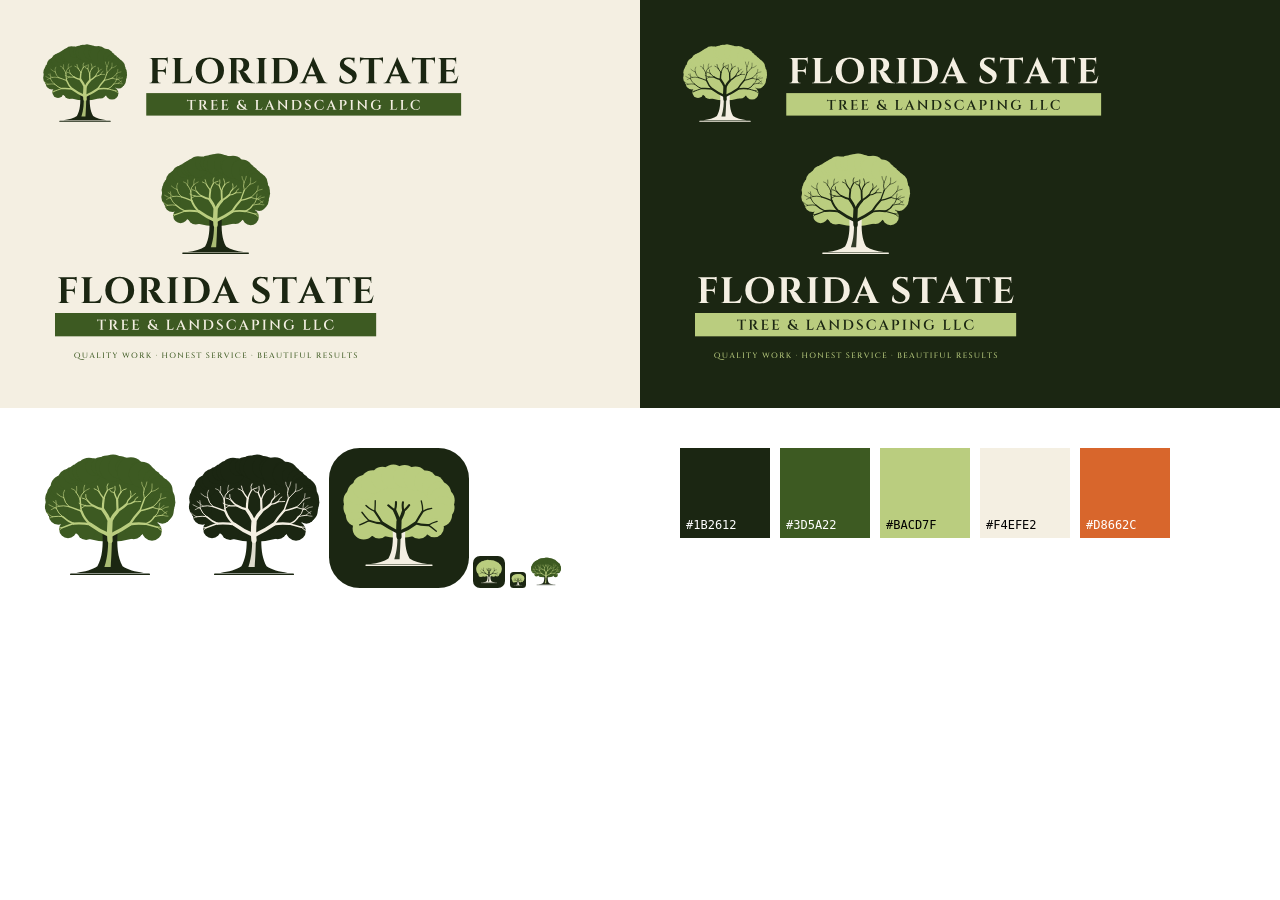
<file: brand/logo-sheet.html>
<html><body style="margin:0;font-family:sans-serif;background:#fff"><div style="display:grid;grid-template-columns:1fr 1fr;gap:0">
<div style="background:#F4EFE2;padding:40px"><img src="logo-horizontal.svg" style="height:90px"><br><br><img src="logo-stacked.svg" style="height:220px"></div>
<div style="background:#1B2612;padding:40px"><img src="logo-horizontal-dark.svg" style="height:90px"><br><br><img src="logo-stacked-dark.svg" style="height:220px"></div>
<div style="padding:40px"><img src="emblem.svg" style="height:140px"> <img src="emblem-1c.svg" style="height:140px"> <img src="favicon.svg" style="height:140px"> <img src="favicon.svg" style="height:32px"> <img src="favicon.svg" style="height:16px"> <img src="emblem.svg" style="height:32px"></div>
<div style="padding:40px;display:flex;gap:10px"><div style="width:90px;height:90px;background:#1B2612;color:#fff;font:12px monospace;display:flex;align-items:end;padding:6px;box-sizing:border-box">#1B2612</div><div style="width:90px;height:90px;background:#3D5A22;color:#fff;font:12px monospace;display:flex;align-items:end;padding:6px;box-sizing:border-box">#3D5A22</div><div style="width:90px;height:90px;background:#BACD7F;color:#000;font:12px monospace;display:flex;align-items:end;padding:6px;box-sizing:border-box">#BACD7F</div><div style="width:90px;height:90px;background:#F4EFE2;color:#000;font:12px monospace;display:flex;align-items:end;padding:6px;box-sizing:border-box">#F4EFE2</div><div style="width:90px;height:90px;background:#D8662C;color:#fff;font:12px monospace;display:flex;align-items:end;padding:6px;box-sizing:border-box">#D8662C</div></div>
</div></body></html>
</file>
<file: styles.css>
/* Florida State Tree & Landscaping — "Heartwood" theme by RGWebD */
:root{--ink:#1B2612;--forest:#213318;--deep:#141D0D;--moss:#3D5A22;--sap:#BACD7F;--cream:#F4EFE2;--paper:#EAE2CF;--wood:#D8662C;--wood2:#B24E1B;--bark:#4A3424;
--line:rgba(27,38,18,.14);--linel:rgba(244,239,226,.16);--fd:'Fraunces',Georgia,serif;--fb:'Manrope',system-ui,sans-serif;--r:22px;--ease:cubic-bezier(.2,.8,.2,1);--wrap:1240px}
*{box-sizing:border-box}html{scroll-behavior:smooth;-webkit-text-size-adjust:100%}
body{margin:0;background:var(--cream);color:var(--ink);font:500 17px/1.6 var(--fb);overflow-x:hidden}
img{max-width:100%;height:auto;display:block}a{color:inherit}button{font:inherit;color:inherit}
.wrap{width:min(var(--wrap),calc(100% - 48px));margin-inline:auto}
.sr-only{position:absolute;width:1px;height:1px;overflow:hidden;clip:rect(0 0 0 0)}
.skip{position:fixed;left:12px;top:-60px;z-index:200;background:var(--wood);color:#fff;padding:10px 16px;border-radius:10px;text-decoration:none}.skip:focus{top:12px}
:focus-visible{outline:3px solid var(--wood);outline-offset:3px;border-radius:6px}
.ic{width:1.15em;height:1.15em;flex:none}
.muted{color:rgba(27,38,18,.62)}.small{font-size:.85rem}
/* type */
.h1,.h2,.h3{font-family:var(--fd);font-variation-settings:"SOFT" 100,"opsz" 144;font-weight:800;letter-spacing:-.025em;margin:0;line-height:.98}
.h1{font-size:clamp(3rem,7.4vw,7.2rem)}.h2{font-size:clamp(2.3rem,5vw,4.6rem)}.h3{font-size:1.6rem}
.h1 em,.h2 em,.foot-big em{font-style:italic;font-weight:600;color:var(--wood);font-variation-settings:"SOFT" 100,"opsz" 144,"WONK" 1}
.lede{font-size:clamp(1.05rem,1.4vw,1.22rem);line-height:1.6;max-width:56ch;margin:22px 0 0;color:rgba(27,38,18,.8)}
.eyebrow{display:inline-flex;align-items:center;gap:10px;font:800 .78rem/1 var(--fb);letter-spacing:.22em;text-transform:uppercase;color:var(--moss);margin-bottom:20px}
.eyebrow::before{content:"";width:28px;height:2px;background:var(--wood);border-radius:2px}
.eyebrow.light{color:var(--sap)}
/* split lines */
.split .ln{display:block;overflow:hidden;padding-bottom:.08em;margin-bottom:-.08em}
.split .ln>span{display:inline-block;transform:translateY(105%);transition:transform 1s var(--ease)}
.split .ln:nth-child(2)>span{transition-delay:.09s}.split .ln:nth-child(3)>span{transition-delay:.18s}
.split.in .ln>span{transform:none}
.split .ln>span,.lede{text-wrap:balance}
.rv{opacity:0;transform:translateY(28px);transition:opacity .9s var(--ease),transform .9s var(--ease)}
.rv.in{opacity:1;transform:none}.d1{transition-delay:.1s}.d2{transition-delay:.2s}.d3{transition-delay:.3s}
/* buttons */
.btn{display:inline-flex;align-items:center;gap:10px;padding:14px 22px;border-radius:999px;font:800 .98rem/1 var(--fb);text-decoration:none;border:2px solid transparent;cursor:pointer;transition:transform .35s var(--ease),background .25s,color .25s,border-color .25s,box-shadow .3s;white-space:nowrap}
.btn.sm{padding:10px 16px;font-size:.88rem}.btn.xl{padding:18px 28px;font-size:1.06rem}
.btn.wood{background:var(--wood);color:#fff;box-shadow:0 10px 28px -10px rgba(216,102,44,.7)}.btn.wood:hover{background:var(--wood2)}
.btn.ghost{border-color:rgba(244,239,226,.4);color:var(--cream)}.btn.ghost:hover{background:var(--cream);color:var(--ink)}
.btn.line{border-color:var(--ink);color:var(--ink)}.btn.line:hover{background:var(--ink);color:var(--cream)}
.cta-row{display:flex;flex-wrap:wrap;gap:12px;margin-top:32px}
.tlink{display:inline-flex;gap:8px;align-items:center;font-weight:800;margin-top:26px;color:var(--wood2);text-decoration:none;border-bottom:2px solid currentColor;padding-bottom:4px}
/* progress vine + grain */
.vine{position:fixed;left:0;top:0;right:0;height:4px;z-index:120;pointer-events:none}
.vine i{display:block;height:100%;width:100%;transform-origin:0 50%;transform:scaleX(var(--p,0));background:linear-gradient(90deg,var(--moss),var(--sap) 60%,var(--wood))}
.grain{position:fixed;inset:-50%;z-index:110;pointer-events:none;opacity:.07;background-image:url("data:image/svg+xml,%3Csvg xmlns='http://www.w3.org/2000/svg' width='160' height='160'%3E%3Cfilter id='n'%3E%3CfeTurbulence type='fractalNoise' baseFrequency='.9' numOctaves='2' stitchTiles='stitch'/%3E%3C/filter%3E%3Crect width='100%25' height='100%25' filter='url(%23n)'/%3E%3C/svg%3E")}
/* nav */
.nav{position:fixed;top:14px;left:0;right:0;z-index:100;pointer-events:none}
.nav-in{pointer-events:auto;width:min(1320px,calc(100% - 28px));margin:auto;display:flex;align-items:center;gap:20px;padding:10px 12px 10px 20px;border-radius:999px;background:rgba(20,29,13,.55);backdrop-filter:blur(14px) saturate(1.3);-webkit-backdrop-filter:blur(14px) saturate(1.3);border:1px solid rgba(244,239,226,.12);transition:background .3s,box-shadow .3s}
.nav.scrolled .nav-in{background:rgba(20,29,13,.86);box-shadow:0 18px 40px -20px rgba(0,0,0,.5)}
.brand img{height:46px;width:auto}
.nav ul{display:flex;gap:4px;list-style:none;margin:0 auto;padding:0}
.nav ul a{display:block;padding:9px 14px;border-radius:999px;color:rgba(244,239,226,.82);text-decoration:none;font-weight:700;font-size:.93rem;transition:background .2s,color .2s}
.nav ul a:hover{color:#fff;background:rgba(244,239,226,.08)}.nav ul a[aria-current]{color:var(--ink);background:var(--sap)}
.acts{display:flex;gap:8px}
.menu-btn{display:none;width:48px;height:48px;border-radius:50%;border:0;background:var(--sap);cursor:pointer;position:relative;margin-left:auto}
.menu-btn i{position:absolute;left:14px;right:14px;height:2.5px;background:var(--ink);border-radius:2px;transition:transform .35s var(--ease)}
.menu-btn i:first-child{top:19px}.menu-btn i:last-child{top:27px}
.menu-btn[aria-expanded=true] i:first-child{transform:translateY(4px) rotate(45deg)}.menu-btn[aria-expanded=true] i:last-child{transform:translateY(-4px) rotate(-45deg)}
.mmenu{position:fixed;inset:0;z-index:95;background:var(--deep);color:var(--cream);padding:110px 28px 40px;display:flex;flex-direction:column;justify-content:space-between;visibility:hidden;clip-path:circle(0% at calc(100% - 44px) 40px);transition:clip-path .7s var(--ease),visibility 0s .7s;overflow:auto}
.mmenu.open{visibility:visible;clip-path:circle(150% at calc(100% - 44px) 40px);transition:clip-path .7s var(--ease)}
.mm-rings{position:absolute;right:-160px;bottom:-120px;width:520px;opacity:.18;fill:none;stroke:var(--sap);stroke-width:1.4;pointer-events:none}
.mmenu nav{display:flex;flex-direction:column;gap:4px;position:relative}
.mm-l{font:800 2.4rem/1.15 var(--fd);font-variation-settings:"SOFT" 100;text-decoration:none;display:flex;align-items:baseline;gap:14px;opacity:0;transform:translateX(-20px);transition:.5s var(--ease) calc(var(--d)*.05s + .15s)}
.mm-l span{font:700 .8rem var(--fb);color:var(--sap);letter-spacing:.1em}.mm-l[aria-current]{color:var(--wood)}
.mmenu.open .mm-l{opacity:1;transform:none}
.mm-foot{display:grid;gap:10px;margin-top:30px;position:relative}.mm-foot .btn{justify-content:center}
/* loader */
.loader{position:fixed;inset:0;z-index:150;pointer-events:none}
.ld-half{position:absolute;top:0;bottom:0;width:50.5%;background:var(--deep);transition:transform 1s cubic-bezier(.7,0,.2,1)}
.ld-half.l{left:0}.ld-half.r{right:0}
.ld-mid{position:absolute;left:50%;top:50%;width:320px;height:320px;transform:translate(-50%,-50%);transition:opacity .4s}
.ld-rings{position:absolute;inset:0;fill:none;stroke:var(--wood);stroke-width:2.4}
.ld-rings path{stroke-dasharray:1200;stroke-dashoffset:1200;animation:draw 1.1s var(--ease) forwards;animation-delay:calc(var(--i)*.06s);opacity:calc(1 - var(--i)*.06)}
.ld-em{position:absolute;left:50%;top:50%;width:120px;transform:translate(-50%,-50%) scale(.6);opacity:0;animation:pop .6s var(--ease) .55s forwards}
@keyframes draw{to{stroke-dashoffset:0}}@keyframes pop{to{opacity:1;transform:translate(-50%,-50%) scale(1)}}
.loader.go .ld-half.l{transform:translateX(-101%)}.loader.go .ld-half.r{transform:translateX(101%)}.loader.go .ld-mid{opacity:0}
.loader.done{display:none}
/* HERO */
.hero{position:relative;background:radial-gradient(120% 90% at 78% 30%,#2E4620 0%,var(--forest) 45%,var(--deep) 100%);color:var(--cream);padding:130px 0 80px;overflow:hidden;min-height:100vh;display:flex;align-items:center}
.hero .lede{color:rgba(244,239,226,.82)}
.dapple{position:absolute;inset:0;pointer-events:none;mix-blend-mode:soft-light}
.dapple i{position:absolute;border-radius:50%;filter:blur(40px);background:radial-gradient(circle,rgba(255,236,170,.75),transparent 65%);animation:dap 16s ease-in-out infinite alternate}
.dapple i:nth-child(1){width:520px;height:420px;left:48%;top:-8%}.dapple i:nth-child(2){width:360px;height:360px;left:70%;top:40%;animation-duration:21s;animation-delay:-6s}
.dapple i:nth-child(3){width:300px;height:260px;left:10%;top:60%;animation-duration:19s;opacity:.6}.dapple i:nth-child(4){width:240px;height:240px;left:32%;top:8%;animation-duration:24s;opacity:.5}
@keyframes dap{0%{transform:translate(0,0) scale(1)}50%{transform:translate(40px,30px) scale(1.15)}100%{transform:translate(-30px,10px) scale(.92)}}
.bigtype{position:absolute;left:-2vw;bottom:-4vw;font:900 26vw/.8 var(--fd);font-variation-settings:"SOFT" 0,"opsz" 144;color:transparent;-webkit-text-stroke:1.5px rgba(186,205,127,.13);letter-spacing:-.04em;pointer-events:none;white-space:nowrap;user-select:none}
.leaves{position:absolute;inset:0;pointer-events:none;overflow:hidden}
.leaf{position:absolute;top:-40px;left:var(--x);width:calc(18px*var(--s));height:calc(18px*var(--s));background:var(--sap);opacity:.55;border-radius:0 80% 0 80%;animation:fall var(--t) linear infinite;animation-delay:calc(var(--d)*-1s)}
.leaf:nth-child(odd){background:#8FA552}.leaf:nth-child(3n){background:var(--wood);opacity:.45}
@keyframes fall{0%{transform:translate(0,-5vh) rotate(0)}25%{transform:translate(40px,25vh) rotate(120deg)}50%{transform:translate(-20px,55vh) rotate(200deg)}75%{transform:translate(30px,80vh) rotate(300deg)}100%{transform:translate(-10px,110vh) rotate(400deg)}}
.hero-in{position:relative;display:grid;grid-template-columns:1.08fr .92fr;gap:56px;align-items:center}
.hero .h1{font-size:clamp(3rem,5.6vw,6.2rem)}
.trust{display:inline-flex;align-items:center;flex-wrap:wrap;gap:12px 14px;margin-top:34px;padding:12px 18px 12px 12px;border-radius:20px;background:rgba(244,239,226,.07);border:1px solid var(--linel);text-decoration:none;transition:background .3s}
.trust:hover{background:rgba(244,239,226,.12)}
.t-score{font:800 2.1rem/1 var(--fd);background:var(--sap);color:var(--ink);border-radius:14px;padding:10px 12px}
.t-txt{display:flex;flex-direction:column;font-size:.85rem;line-height:1.3;color:rgba(244,239,226,.7)}.t-txt b{color:var(--cream);font-size:1rem}
.stars{display:inline-flex;gap:3px}.stars i{width:17px;height:17px;background:#F2B03D;clip-path:polygon(50% 0,61% 35%,98% 35%,68% 57%,79% 91%,50% 70%,21% 91%,32% 57%,2% 35%,39% 35%)}
.live{display:inline-flex;align-items:center;gap:8px;font:800 .78rem/1 var(--fb);letter-spacing:.06em;text-transform:uppercase;padding:8px 12px;border-radius:999px;background:rgba(186,205,127,.16);color:var(--sap)}
.live i{width:8px;height:8px;border-radius:50%;background:#7EE06A;box-shadow:0 0 0 0 rgba(126,224,106,.7);animation:pulse 2s infinite}
.live.sm{background:rgba(61,90,34,.12);color:var(--moss)}.foot .live.sm{background:rgba(186,205,127,.14);color:var(--sap)}
@keyframes pulse{70%{box-shadow:0 0 0 9px rgba(126,224,106,0)}100%{box-shadow:0 0 0 0 rgba(126,224,106,0)}}
.h-art{position:relative;justify-self:center;width:min(100%,500px)}
.h-rings{position:absolute;left:50%;top:46%;width:150%;transform:translate(-50%,-50%);fill:none;stroke:var(--sap);stroke-width:1.1;opacity:.28;animation:spin 120s linear infinite}
@keyframes spin{to{transform:translate(-50%,-50%) rotate(360deg)}}
.arch{position:relative;margin:0;aspect-ratio:4/5.2;border-radius:999px 999px 28px 28px;overflow:visible}
.arch>img{width:100%;height:100%;object-fit:cover;object-position:50% 30%;border-radius:999px 999px 28px 28px;box-shadow:0 40px 80px -30px rgba(0,0,0,.7),0 0 0 10px rgba(244,239,226,.06);animation:kb 22s ease-in-out infinite alternate}
@keyframes kb{from{transform:scale(1)}to{transform:scale(1.045) translateY(-6px)}}
.pin{position:absolute;width:38px;height:38px;margin:-19px 0 0 -19px;border-radius:50%;border:0;background:var(--cream);color:var(--wood2);display:grid;place-items:center;cursor:pointer;box-shadow:0 0 0 6px rgba(244,239,226,.25);animation:pinp 2.6s infinite}
.pin .ic{transition:transform .3s}.pin[aria-expanded=true] .ic{transform:rotate(45deg)}
@keyframes pinp{50%{box-shadow:0 0 0 12px rgba(244,239,226,.08)}}
.pin-tip{position:absolute;left:50%;bottom:calc(100% + 12px);width:210px;transform:translate(-50%,8px);background:var(--cream);color:var(--ink);padding:12px 14px;border-radius:14px;font:500 .85rem/1.4 var(--fb);text-align:left;opacity:0;visibility:hidden;transition:.3s var(--ease);box-shadow:0 18px 40px -12px rgba(0,0,0,.5)}
.pin-tip b{display:block;font-family:var(--fd);font-size:1.05rem;color:var(--wood2)}
.pin[aria-expanded=true] .pin-tip,.pin:hover .pin-tip,.pin:focus-visible .pin-tip{opacity:1;visibility:visible;transform:translate(-50%,0)}
.polaroid{position:absolute;left:-70px;bottom:-40px;width:200px;margin:0;background:var(--cream);padding:10px 10px 0;border-radius:6px;transform:rotate(-7deg);box-shadow:0 30px 50px -20px rgba(0,0,0,.6);animation:bob 7s ease-in-out infinite}
.polaroid img{aspect-ratio:1;object-fit:cover;border-radius:3px}
.polaroid figcaption{font:italic 600 .95rem/1 var(--fd);color:var(--ink);padding:12px 4px 14px;text-align:center}
@keyframes bob{50%{transform:rotate(-5deg) translateY(-8px)}}
/* marquee */
.marq{background:var(--wood);color:var(--cream);padding:0;overflow:hidden;position:relative;border-block:6px solid var(--deep)}
.mq{display:flex;overflow:hidden;padding:16px 0}.mq.r2{background:var(--deep);padding:12px 0}
.mq-t{display:flex;align-items:center;gap:28px;flex:none;animation:mq 38s linear infinite;padding-right:28px}
.mq.r2 .mq-t{animation-direction:reverse;animation-duration:46s}
.mq span{font:800 clamp(1.6rem,3vw,2.6rem)/1 var(--fd);font-variation-settings:"SOFT" 100;white-space:nowrap}
.mq.r2 span{color:transparent;-webkit-text-stroke:1.2px var(--sap);font-style:italic;font-size:clamp(1.3rem,2.2vw,1.9rem)}
.mq i{display:grid;color:var(--deep)}.mq.r2 i{color:var(--wood)}.mq i .ic{width:26px;height:26px}
@keyframes mq{to{transform:translateX(-50%)}}
/* sections */
.sec{padding:clamp(70px,8vw,112px) 0}
.sec-head{display:flex;justify-content:space-between;align-items:end;gap:30px;margin-bottom:44px;flex-wrap:wrap}
.why-in{display:grid;grid-template-columns:.9fr 1.1fr;gap:70px;align-items:start}
.why-head{position:sticky;top:120px}
.why-grid{display:grid;grid-template-columns:1fr 1fr;gap:18px}
.why-i{background:#fff;border:1px solid var(--line);border-radius:var(--r);padding:26px 26px;position:relative;overflow:hidden;transition:transform .4s var(--ease),box-shadow .4s}
.why-i:nth-child(even){transform:translateY(24px)}.why-i:nth-child(even).in{transform:translateY(24px)}
.why-i:hover{box-shadow:0 30px 50px -30px rgba(27,38,18,.35)}
.why-i::after{content:"";position:absolute;right:-40px;bottom:-40px;width:140px;height:140px;border-radius:50%;border:1.5px solid rgba(216,102,44,.25);box-shadow:0 0 0 14px rgba(216,102,44,.05),0 0 0 28px rgba(216,102,44,.04)}
.why-ic{display:grid;place-items:center;width:54px;height:54px;border-radius:16px;background:var(--forest);color:var(--sap);margin-bottom:20px}.why-ic .ic{width:26px;height:26px}
.why-i h3{font:800 1.4rem/1.1 var(--fd);margin:0 0 10px}.why-i p{margin:0;color:rgba(27,38,18,.72)}
/* rings stats */
.rings-sec{background:var(--deep);color:var(--cream);position:relative;overflow:hidden}
.rings-sec .lede{color:rgba(244,239,226,.75)}
.rs-head{text-align:center;display:flex;flex-direction:column;align-items:center;margin-bottom:44px}.rs-head .lede{text-align:center}
.gauges{display:grid;grid-template-columns:repeat(4,1fr);gap:28px}
.gauge{text-align:center}.gauge p{margin:18px 0 0;font-weight:700;color:rgba(244,239,226,.75)}
.g-ring{position:relative;aspect-ratio:1;max-width:190px;margin:auto}
.g-svg{width:100%;height:100%;fill:none;stroke:var(--wood);stroke-width:1.6}
.g-svg path{stroke-dasharray:800;stroke-dashoffset:800;transition:stroke-dashoffset 1.2s var(--ease);transition-delay:calc(var(--i)*.05s);opacity:.85}
.g-svg path:nth-child(odd){stroke:var(--sap);opacity:.55}
.gauge.in .g-svg path{stroke-dashoffset:0}
.g-val{position:absolute;inset:0;display:grid;place-items:center;font:800 clamp(2.6rem,4.4vw,4rem)/1 var(--fd);font-variation-settings:"SOFT" 100,"opsz" 144}
.g-val::after{content:"";position:absolute;width:44%;height:44%;border-radius:50%;background:var(--deep);z-index:-1}
.g-ring{isolation:isolate}
/* service cards */
.svc-grid{display:grid;grid-template-columns:repeat(3,1fr);gap:22px}
.scard{display:flex;flex-direction:column;background:#fff;border-radius:var(--r);overflow:hidden;text-decoration:none;border:1px solid var(--line);transform-style:preserve-3d;transition:transform .5s var(--ease),box-shadow .5s;will-change:transform}
.scard:hover{box-shadow:0 40px 60px -35px rgba(27,38,18,.5)}
.sc-img{aspect-ratio:16/9;overflow:hidden;clip-path:inset(0 round 0);position:relative}
.sc-img img{width:100%;height:100%;object-fit:cover;transition:transform 1.1s var(--ease)}
.scard:hover .sc-img img{transform:scale(1.07)}
.sc-img::after{content:"";position:absolute;inset:0;background:radial-gradient(circle at 50% 120%,rgba(216,102,44,.55),transparent 60%);opacity:0;transition:opacity .5s}
.scard:hover .sc-img::after{opacity:1}
.sc-body{padding:24px 26px 26px;position:relative;flex:1;display:flex;flex-direction:column}
.sc-n{position:absolute;right:22px;top:-30px;font:800 3.4rem/1 var(--fd);color:var(--cream);-webkit-text-stroke:1.5px var(--wood);text-shadow:0 4px 18px rgba(0,0,0,.25)}
.sc-body h3{font:800 1.5rem/1.1 var(--fd);margin:0 0 8px;max-width:15ch}.sc-body p{margin:0 0 18px;color:rgba(27,38,18,.7)}
.sc-go{margin-top:auto;display:inline-flex;gap:8px;align-items:center;font-weight:800;color:var(--wood2)}.sc-go .ic{transition:transform .3s}.scard:hover .sc-go .ic{transform:translateX(5px)}
/* storm */
.storm{position:relative;overflow:hidden;color:var(--cream);background:linear-gradient(160deg,#1E2A2E 0%,#16201A 55%,#0F150B 100%);padding:clamp(70px,8vw,110px) 0}
.storm .lede{color:rgba(244,239,226,.8)}
.rain{position:absolute;inset:-20% 0 0;background-image:repeating-linear-gradient(105deg,transparent 0 22px,rgba(200,220,230,.07) 22px 23px,transparent 23px 47px);background-size:100% 220px;animation:rain .6s linear infinite;pointer-events:none}
@keyframes rain{to{background-position:-40px 220px}}
.flash{position:absolute;inset:0;background:rgba(220,235,255,.9);opacity:0;pointer-events:none;mix-blend-mode:overlay}
.storm.in .flash{animation:flash 9s 1.2s infinite}
@keyframes flash{0%,100%{opacity:0}1%{opacity:.55}2%{opacity:0}3.5%{opacity:.35}5%{opacity:0}}
.storm-in{position:relative;display:grid;grid-template-columns:.9fr 1.1fr;gap:70px;align-items:center}
.st-photo{margin:0;position:relative}
.st-photo img{width:100%;aspect-ratio:6/5;object-fit:cover;border-radius:var(--r);box-shadow:0 40px 80px -30px #000;transform:rotate(-2deg)}
.st-photo figcaption{position:absolute;left:18px;bottom:-14px;background:var(--cream);color:var(--ink);font:700 .78rem var(--fb);padding:8px 12px;border-radius:999px}
.st-q{margin:28px 0 0;padding:4px 0 4px 22px;border-left:3px solid var(--wood);font:italic 600 1.6rem/1.25 var(--fd);color:var(--cream)}
.st-q cite{display:block;font:700 .8rem var(--fb);font-style:normal;color:var(--sap);letter-spacing:.08em;text-transform:uppercase;margin-top:10px}
/* reviews carousel */
.rv-wrap{display:grid;grid-template-columns:300px 1fr;gap:28px;align-items:stretch}
.rv-score{background:var(--deep);color:var(--cream);border-radius:28px;padding:34px 28px;display:flex;flex-direction:column;justify-content:space-between;gap:20px;position:relative;overflow:hidden}
.rv-score .rings-mini{position:absolute;right:-90px;bottom:-90px;width:260px;fill:none;stroke:var(--wood);stroke-width:1.4;opacity:.5}
.rv-score b{font:900 6rem/1 var(--fd);font-variation-settings:"SOFT" 100,"opsz" 144;color:var(--sap)}
.rv-score p{margin:0;font-weight:700;color:rgba(244,239,226,.8)}.rv-score .stars i{width:22px;height:22px}
.rv-score a{color:var(--sap);font-weight:800;position:relative}
.revs{background:var(--paper)}
.car{position:relative}.car-track{display:grid;grid-template-columns:1fr;position:relative}
.slide{grid-area:1/1;margin:0;background:#fff;border-radius:28px;padding:clamp(30px,4.4vw,56px);display:flex;flex-direction:column;justify-content:center;border:1px solid var(--line);opacity:0;transform:translateX(30px) scale(.98);transition:opacity .7s var(--ease),transform .7s var(--ease);pointer-events:none;position:relative;overflow:hidden}
.slide::before{content:"\201D";position:absolute;right:28px;bottom:-120px;font:900 20rem/1 var(--fd);color:rgba(216,102,44,.13)}
.slide.on{opacity:1;transform:none;pointer-events:auto}
.slide blockquote{margin:0}.slide blockquote p{margin:0;font:600 clamp(1.5rem,3vw,2.5rem)/1.2 var(--fd);font-variation-settings:"SOFT" 100;letter-spacing:-.01em;max-width:30ch}
.slide figcaption{display:flex;flex-wrap:wrap;align-items:center;gap:6px 14px;margin-top:28px}.slide figcaption b{font-size:1.05rem}.slide figcaption span{color:rgba(27,38,18,.6);font-size:.9rem}
.car-ctl{display:flex;align-items:center;gap:14px;margin-top:22px}
.car-b{width:52px;height:52px;border-radius:50%;border:2px solid var(--ink);background:none;display:grid;place-items:center;cursor:pointer;transition:.25s}.car-b:hover{background:var(--ink);color:var(--cream)}
.car-dots{display:flex;gap:8px}.car-dots button{width:10px;height:10px;border-radius:999px;border:0;background:rgba(27,38,18,.25);cursor:pointer;padding:0;transition:width .4s var(--ease),background .3s}
.car-dots button[aria-current=true]{width:34px;background:var(--wood)}
/* rail */
.rail{overflow-x:auto;scrollbar-width:none;cursor:grab;padding:10px 0 30px;outline-offset:-3px}.rail::-webkit-scrollbar{display:none}.rail.drag{cursor:grabbing}
.rail-t{display:flex;gap:20px;padding-inline:max(24px,calc((100vw - var(--wrap))/2));width:max-content}
.rail-i{margin:0;width:clamp(210px,19vw,270px);flex:none;user-select:none}
.rail-i:nth-child(even){margin-top:36px}
.rail-i img{width:100%;aspect-ratio:4/5;object-fit:cover;border-radius:var(--r);pointer-events:none;transition:transform .6s var(--ease)}
.rail-i:hover img{transform:rotate(-1.5deg) scale(1.02)}
.rail-i figcaption{font:italic 600 1.05rem var(--fd);margin-top:12px}
.teasers{display:grid;grid-template-columns:repeat(3,1fr);gap:16px;margin-top:24px}
.teaser{display:grid;grid-template-columns:1fr auto;align-items:center;padding:22px 24px;border-radius:18px;border:2px solid var(--ink);text-decoration:none;transition:.3s var(--ease)}
.teaser span{font:800 .75rem var(--fb);letter-spacing:.18em;text-transform:uppercase;color:var(--wood2);grid-column:1}.teaser b{font:800 1.35rem/1.1 var(--fd);grid-column:1}
.teaser .ic{grid-row:1/3;grid-column:2;width:28px;height:28px;transition:transform .3s}
.teaser:hover{background:var(--ink);color:var(--cream)}.teaser:hover span{color:var(--sap)}.teaser:hover .ic{transform:translateX(5px) rotate(-30deg)}
/* CTA band */
.cta{position:relative;overflow:hidden;background:var(--wood);color:#fff;padding:clamp(80px,9vw,120px) 0;text-align:center}
.cta-rings{position:absolute;left:50%;top:50%;width:max(1200px,110vw);transform:translate(-50%,-50%);fill:none;stroke:rgba(255,255,255,.18);stroke-width:1.4;pointer-events:none}
.cta-rings path{stroke-dasharray:4000;stroke-dashoffset:4000;transition:stroke-dashoffset 2.2s var(--ease);transition-delay:calc(var(--i)*.07s)}
.cta.in .cta-rings path{stroke-dashoffset:0}
.cta-in{position:relative;display:flex;flex-direction:column;align-items:center}
.cta .h2{max-width:20ch}.cta .lede{color:rgba(255,255,255,.9);text-align:center}
.cta .eyebrow.light{color:var(--deep)}.cta .eyebrow::before{background:var(--deep)}
.cta .btn.wood{background:var(--deep);box-shadow:0 14px 34px -12px rgba(0,0,0,.6)}.cta .btn.wood:hover{background:#000}
.cta .btn.ghost{border-color:rgba(255,255,255,.6);color:#fff}.cta .btn.ghost:hover{background:#fff;color:var(--wood2)}
.cta-row{justify-content:inherit}.cta .cta-row{justify-content:center}
/* footer */
.foot{background:var(--deep);color:rgba(244,239,226,.82);padding:64px 0 34px;font-size:.95rem}
.foot-top{display:flex;justify-content:space-between;align-items:center;gap:40px;padding-bottom:40px;border-bottom:1px solid var(--linel)}
.foot-logo{width:200px;height:auto}
.foot-big{font:800 clamp(1.8rem,3.4vw,3rem)/1.1 var(--fd);color:var(--cream);margin:0;text-align:right}.foot-big a{display:block;color:var(--sap);text-decoration:none}
.foot-grid{display:grid;grid-template-columns:repeat(4,1fr);gap:30px;padding:36px 0}
.foot h3{font:800 .78rem var(--fb);letter-spacing:.2em;text-transform:uppercase;color:var(--sap);margin:0 0 14px}
.foot ul{list-style:none;margin:0;padding:0;display:grid;gap:8px}.foot a{text-decoration:none}.foot a:hover{color:var(--wood)}
.foot address{font-style:normal}.foot .muted{color:rgba(244,239,226,.55)}.foot p{margin:0 0 10px}
.soc{display:flex;gap:10px}.soc a{width:44px;height:44px;border-radius:50%;display:grid;place-items:center;border:1px solid var(--linel)}
.foot-bot{display:flex;justify-content:space-between;gap:20px;flex-wrap:wrap;padding-top:26px;border-top:1px solid var(--linel);font-size:.85rem;color:rgba(244,239,226,.5)}
.mbar{display:none}
.demo{position:fixed;left:16px;bottom:16px;z-index:90;display:flex;align-items:center;gap:6px;background:rgba(20,29,13,.9);color:var(--cream);border:1px solid var(--linel);padding:6px 6px 6px 14px;border-radius:999px;font-size:.8rem;backdrop-filter:blur(8px)}
.demo button{width:28px;height:28px;border-radius:50%;border:0;background:rgba(244,239,226,.12);display:grid;place-items:center;cursor:pointer}.demo button .ic{width:14px;height:14px}
.demo.hide{display:none}
/* inner page hero */
.phero{padding:140px 0 70px;background:linear-gradient(180deg,var(--forest),var(--deep));color:var(--cream);position:relative;overflow:hidden}
.phero .lede{color:rgba(244,239,226,.8)}.phero .eyebrow,.nf-in .eyebrow{color:var(--sap)}
.phero-in{display:grid;grid-template-columns:1.05fr .95fr;gap:60px;align-items:center}
.crumbs{display:flex;gap:10px;font-size:.85rem;color:rgba(244,239,226,.6);margin-bottom:26px}.crumbs a{text-decoration:none}.crumbs a:hover{color:var(--sap)}
.phero .h1{font-size:clamp(2.8rem,6.4vw,6rem)}
.phero .btn.line{border-color:rgba(244,239,226,.5);color:var(--cream)}.phero .btn.line:hover{background:var(--cream);color:var(--ink)}
.ph-photo{position:relative;margin:0}
.ph-rings{position:absolute;left:50%;top:50%;width:140%;transform:translate(-50%,-50%);fill:none;stroke:var(--sap);stroke-width:1.2;opacity:.22;animation:spin 140s linear infinite reverse}
.ph-frame{position:relative;border-radius:200px 28px 200px 28px;overflow:hidden;aspect-ratio:5/5.4;box-shadow:0 40px 80px -30px rgba(0,0,0,.7);border:8px solid rgba(244,239,226,.08)}
.ph-frame img{width:100%;height:100%;object-fit:cover;animation:kb 22s ease-in-out infinite alternate}
/* services page */
.jump{display:flex;flex-wrap:wrap;gap:10px;padding:34px 0 0}
.jump a{padding:10px 16px;border-radius:999px;border:1.5px solid var(--line);text-decoration:none;font-weight:700;font-size:.9rem;background:#fff;transition:.25s}.jump a:hover{border-color:var(--wood);color:var(--wood2)}
.svc-rows{display:grid;gap:clamp(70px,9vw,130px);padding:clamp(70px,9vw,120px) 0}
.svc-row{display:grid;grid-template-columns:1fr 1fr;gap:70px;align-items:center;scroll-margin-top:110px}
.svc-row.flip .sr-photo{order:2}
.sr-photo{position:relative;margin:0}
.sr-photo img{width:100%;aspect-ratio:4/4.4;object-fit:cover;border-radius:var(--r)}
.svc-row:not(.flip) .sr-photo img{border-radius:var(--r) 160px var(--r) var(--r)}.svc-row.flip .sr-photo img{border-radius:160px var(--r) var(--r) var(--r)}
.sr-n{position:absolute;bottom:-34px;right:24px;font:900 7rem/1 var(--fd);color:transparent;-webkit-text-stroke:2px var(--wood)}
.svc-row.flip .sr-n{right:auto;left:24px}
.sr-copy .btn{margin-top:28px}
.how{background:var(--deep);color:var(--cream)}.how .lede{color:rgba(244,239,226,.75)}
.how-in{display:grid;grid-template-columns:.8fr 1.2fr;gap:70px}.how-head{position:sticky;top:120px;align-self:start}
.steps{list-style:none;margin:0;padding:0 0 0 0;position:relative;display:grid;gap:26px}
.trunk{position:absolute;left:8px;top:20px;bottom:20px;width:40px;height:calc(100% - 40px);fill:none;stroke:var(--wood);stroke-width:4;stroke-linecap:round;overflow:visible}
.trunk path{stroke-dasharray:1000;stroke-dashoffset:calc(1000 - 1000*var(--tp,0))}
.step{display:grid;grid-template-columns:56px 1fr;gap:22px;align-items:start;position:relative}
.st-dot{width:56px;height:56px;border-radius:50%;background:var(--sap);color:var(--ink);display:grid;place-items:center;font:800 1.4rem var(--fd);position:relative;z-index:1;box-shadow:0 0 0 8px var(--deep)}
.step div{background:rgba(244,239,226,.05);border:1px solid var(--linel);border-radius:18px;padding:22px 24px}
.step h3{font:800 1.4rem/1.1 var(--fd);margin:0 0 6px}.step p{margin:0;color:rgba(244,239,226,.75)}
/* gallery */
.filters{display:flex;flex-wrap:wrap;gap:10px;margin-bottom:36px}
.fbtn{padding:11px 20px;border-radius:999px;border:2px solid var(--ink);background:none;font-weight:800;cursor:pointer;transition:.25s}
.fbtn[aria-pressed=true],.fbtn:hover{background:var(--ink);color:var(--cream)}
.grid-g{columns:3 300px;column-gap:20px}
.gi{break-inside:avoid;margin:0 0 20px;transition:opacity .4s,transform .4s}
.gi.off{display:none}
.gi-b{display:block;width:100%;padding:0;border:0;background:none;cursor:zoom-in;border-radius:var(--r);overflow:hidden;position:relative}
.gi-b img{width:100%;height:auto;transition:transform .8s var(--ease)}.gi-b:hover img{transform:scale(1.05)}
.gi-b::after{content:"+";position:absolute;right:14px;top:14px;width:40px;height:40px;border-radius:50%;background:var(--cream);color:var(--wood2);display:grid;place-items:center;font:800 1.4rem/1 var(--fb);opacity:0;transform:scale(.6);transition:.3s var(--ease)}
.gi-b:hover::after{opacity:1;transform:none}
.gi figcaption{font:italic 600 1rem var(--fd);margin-top:10px}
.lbx{position:fixed;inset:0;z-index:160;background:rgba(14,20,9,.95);display:grid;grid-template-columns:70px 1fr 70px;align-items:center;padding:30px 10px}
.lbx[hidden]{display:none}
.lbx figure{margin:0;display:flex;flex-direction:column;align-items:center;gap:14px;min-width:0}
.lbx img{max-height:80vh;max-width:100%;width:auto;border-radius:14px;object-fit:contain}
.lbx figcaption{color:var(--cream);font:italic 600 1.15rem var(--fd)}
.lbx button{width:52px;height:52px;border-radius:50%;border:0;background:rgba(244,239,226,.12);color:var(--cream);display:grid;place-items:center;cursor:pointer;justify-self:center}
.lbx button:hover{background:var(--wood)}
.lbx-x{position:absolute;right:20px;top:20px}
/* about */
.story-in{display:grid;grid-template-columns:1.05fr .95fr;gap:70px;align-items:center}
.story-copy p:not(.lede){max-width:56ch;color:rgba(27,38,18,.75);margin-top:18px}
.story-art{position:relative;height:580px}
.story-art figure{position:absolute;margin:0}.story-art img{width:100%;height:100%;object-fit:cover;border-radius:var(--r);box-shadow:0 40px 60px -30px rgba(27,38,18,.5)}
.st-a1{width:62%;height:78%;right:0;top:0}.st-a1 img{border-radius:180px 180px var(--r) var(--r)}
.st-a2{width:52%;height:52%;left:0;bottom:0;border:10px solid var(--cream);border-radius:calc(var(--r) + 10px)}
.vals-sec{padding-top:0}
.vals{display:grid;grid-template-columns:repeat(3,1fr);gap:20px}
.val{border-top:3px solid var(--ink);padding-top:24px}.val-n{font:800 .9rem var(--fb);color:var(--wood2);letter-spacing:.14em}
.val h3{font:800 2rem/1.05 var(--fd);margin:10px 0 10px}.val p{margin:0;color:rgba(27,38,18,.72)}
.area-in{display:grid;grid-template-columns:.9fr 1.1fr;gap:60px;align-items:center}
.areas{list-style:none;padding:0;margin:26px 0 0;display:grid;gap:10px}
.areas li{display:flex;align-items:center;gap:14px;font:700 1.25rem var(--fd);padding:14px 18px;border-radius:16px;background:#fff;border:1px solid var(--line)}
.areas li span{color:var(--wood)}
.map{border-radius:var(--r);overflow:hidden;border:1px solid var(--line);aspect-ratio:4/3;background:var(--paper)}.map.wide{aspect-ratio:21/8}
.map iframe{width:100%;height:100%;border:0;display:block;filter:saturate(.8) sepia(.12)}
/* reviews page */
.rs-in{display:grid;grid-template-columns:.8fr 1.2fr;gap:50px;align-items:center}
.big-score{background:var(--deep);color:var(--cream);border-radius:28px;padding:44px;text-align:center;display:flex;flex-direction:column;align-items:center;gap:10px}
.bs-n{font:900 8rem/1 var(--fd);font-variation-settings:"SOFT" 100,"opsz" 144;color:var(--sap)}
.big-score .stars i{width:28px;height:28px}.big-score p{margin:4px 0 0;font-weight:700}
.chips{list-style:none;padding:0;margin:20px 0 14px;display:flex;flex-wrap:wrap;gap:10px}
.chips li{display:flex;gap:10px;align-items:center;padding:10px 16px;border-radius:999px;background:#fff;border:1px solid var(--line);font-weight:700}
.chips b{background:var(--wood);color:#fff;border-radius:999px;padding:2px 9px;font-size:.8rem}
.rs-side .btn{margin-top:10px}
.rgrid{columns:2 420px;column-gap:22px}
.rcard{break-inside:avoid;margin:0 0 22px;background:#fff;border:1px solid var(--line);border-radius:var(--r);padding:34px;position:relative;overflow:hidden}
.rc-q{position:absolute;right:22px;bottom:-90px;font:900 10rem/1 var(--fd);color:rgba(216,102,44,.13)}
.rcard blockquote{margin:16px 0 0}.rcard blockquote p{margin:0;font:500 1.15rem/1.55 var(--fb)}
.rc-ex{font-size:.88rem;color:rgba(27,38,18,.6);margin:12px 0 0}
.rcard footer{margin-top:20px;display:flex;flex-direction:column}.rcard footer span{font-size:.88rem;color:rgba(27,38,18,.6)}
.snips{background:var(--forest);color:var(--cream)}
.snip{list-style:none;padding:0;margin:0;display:grid;grid-template-columns:repeat(3,1fr);gap:24px}
.snip li{font:italic 600 1.7rem/1.2 var(--fd);border-left:3px solid var(--wood);padding-left:20px}
/* contact */
.ct-in{display:grid;grid-template-columns:.9fr 1.1fr;gap:60px;align-items:start}
.ct-info .h2{margin-bottom:30px}
.ct-line{display:flex;gap:16px;align-items:center;padding:18px 20px;border-radius:18px;background:#fff;border:1px solid var(--line);margin-bottom:12px;text-decoration:none;transition:.25s}
a.ct-line:hover{border-color:var(--wood);transform:translateX(4px)}
.ct-line>span{width:48px;height:48px;border-radius:14px;background:var(--forest);color:var(--sap);display:grid;place-items:center;flex:none}
.ct-line small{display:block;font-size:.78rem;font-weight:800;letter-spacing:.12em;text-transform:uppercase;color:var(--moss)}.ct-line b{font:700 1.2rem/1.3 var(--fd)}
.ct-line .live{margin-top:6px}
.ct-form{background:var(--deep);color:var(--cream);border-radius:28px;padding:clamp(28px,4vw,48px);display:grid;gap:16px}
.ct-form h3{font:800 2rem/1.1 var(--fd);margin:0 0 6px}
.ct-form label{display:grid;gap:8px;font-weight:700;font-size:.9rem}
.ct-form input,.ct-form select,.ct-form textarea{font:500 1rem var(--fb);padding:14px 16px;border-radius:14px;border:1.5px solid var(--linel);background:rgba(244,239,226,.06);color:var(--cream);width:100%}
.ct-form select option{color:#000}
.ct-form input:focus,.ct-form select:focus,.ct-form textarea:focus{outline:none;border-color:var(--sap)}
.ct-form .muted{color:rgba(244,239,226,.55);margin:0}
.ct-form .btn{justify-content:center}
.fr{display:grid;grid-template-columns:1fr 1fr;gap:16px}
.faq-in{display:grid;grid-template-columns:.7fr 1.3fr;gap:60px}
.faq{border-bottom:1.5px solid var(--line)}
.faq summary{display:flex;justify-content:space-between;gap:20px;align-items:center;padding:24px 0;cursor:pointer;list-style:none;font:700 1.3rem/1.25 var(--fd)}
.faq summary::-webkit-details-marker{display:none}
.faq summary i{width:34px;height:34px;border-radius:50%;border:2px solid var(--ink);position:relative;flex:none;transition:.3s}
.faq summary i::before,.faq summary i::after{content:"";position:absolute;left:50%;top:50%;width:12px;height:2px;background:currentColor;transform:translate(-50%,-50%)}
.faq summary i::after{transform:translate(-50%,-50%) rotate(90deg);transition:transform .3s}
.faq[open] summary i{background:var(--wood);border-color:var(--wood);color:#fff}.faq[open] summary i::after{transform:translate(-50%,-50%)}
.faq p{margin:0 0 24px;color:rgba(27,38,18,.75);max-width:62ch}
.mapsec{padding-top:0}
/* 404 */
.nf-in{min-height:90vh;display:flex;align-items:center;background:var(--deep);color:var(--cream);position:relative;overflow:hidden;padding:140px 0 80px}
.nf-in .lede{color:rgba(244,239,226,.8)}
.nf-rings{position:absolute;right:-10%;top:50%;width:700px;transform:translateY(-50%);fill:none;stroke:var(--wood);stroke-width:1.4;opacity:.45}
.nf-rings path{stroke-dasharray:3000;stroke-dashoffset:3000;animation:draw 2.4s var(--ease) forwards;animation-delay:calc(var(--i)*.08s)}
/* tilt */
.tilt{transform:perspective(900px) rotateX(var(--rx,0)) rotateY(var(--ry,0))}
/* responsive */
@media (max-width:1140px){.nav ul{display:none}.menu-btn{display:block}.acts{margin-left:auto}.acts .btn.ghost{display:none}}
@media (max-width:980px){
 .rv-wrap{grid-template-columns:1fr}.rv-score b{font-size:4.6rem}
 .hero-in,.phero-in,.why-in,.storm-in,.story-in,.area-in,.rs-in,.ct-in,.faq-in,.how-in,.svc-row{grid-template-columns:1fr}
 .why-head,.how-head{position:static}.svc-row.flip .sr-photo{order:0}
 .svc-grid{grid-template-columns:1fr 1fr}.gauges{grid-template-columns:1fr 1fr;gap:40px 20px}
 .foot-grid{grid-template-columns:1fr 1fr}.vals,.snip,.teasers{grid-template-columns:1fr}
 .h-art{width:min(86%,440px);margin-top:20px}.polaroid{left:-30px;width:160px}
}
@media (max-width:640px){
 body{font-size:16px}.wrap{width:calc(100% - 36px)}.eyebrow{letter-spacing:.14em;font-size:.72rem}
 .hero .h1{font-size:clamp(2.9rem,12.5vw,3.6rem)}.rv-score{flex-direction:row;flex-wrap:wrap;align-items:center;padding:24px}.rv-score p{flex:1 1 100%}
 .nav{top:10px}.nav-in{padding:8px 8px 8px 14px;gap:10px}.brand img{height:38px}.acts{display:none}
 .hero{padding:120px 0 70px;min-height:auto}.h1{font-size:clamp(2.9rem,13vw,4rem)}.phero .h1{font-size:clamp(2.6rem,12vw,3.6rem)}
 .cta-row .btn.xl{width:100%;justify-content:center}.hero .cta-row .btn{width:100%;justify-content:center}
 .trust{gap:10px}.h-art{width:88%}.polaroid{width:130px;left:-18px;bottom:-30px}.pin-tip{width:170px}
 .svc-grid{grid-template-columns:1fr}.why-grid{grid-template-columns:1fr}.why-i:nth-child(even),.why-i:nth-child(even).in{transform:none}
 .gauges{grid-template-columns:1fr 1fr}.g-val{font-size:2.4rem}
 .foot-top{flex-direction:column;align-items:flex-start}.foot-big{text-align:left}.foot-grid{grid-template-columns:1fr}
 .fr{grid-template-columns:1fr}.story-art{height:420px}.sr-n{font-size:5rem;bottom:-24px}
 .phero{padding:110px 0 60px}.ph-frame{aspect-ratio:1/1;border-radius:120px 22px 120px 22px}
 .map.wide{aspect-ratio:4/3}.snip li{font-size:1.4rem}.bs-n{font-size:6rem}
 .mbar{display:grid;grid-template-columns:1fr 1fr;gap:8px;position:fixed;left:10px;right:10px;bottom:calc(10px + env(safe-area-inset-bottom));z-index:92;transform:translateY(140%);transition:transform .5s var(--ease)}
 .mbar.show{transform:none}
 .mbar a{display:flex;align-items:center;justify-content:center;gap:8px;padding:15px;border-radius:999px;font-weight:800;text-decoration:none;box-shadow:0 14px 30px -10px rgba(0,0,0,.5)}
 .mb-call{background:var(--wood);color:#fff}.mb-text{background:var(--deep);color:var(--cream)}
 .demo{display:none;bottom:calc(76px + env(safe-area-inset-bottom));left:50%;transform:translateX(-50%);white-space:nowrap}
 .mbar.show~.demo{display:flex}.mbar.show~.demo.hide{display:none}
 .foot{padding-bottom:110px}
 .lbx{grid-template-columns:1fr 1fr;grid-template-rows:1fr auto;padding:70px 12px 24px}.lbx figure{grid-column:1/3;grid-row:1}.lbx-p{grid-row:2;grid-column:1}.lbx-n{grid-row:2;grid-column:2}
 .rail-i{width:72vw}
}
@media (prefers-reduced-motion:reduce){
 *,*::before,*::after{animation:none!important;transition:none!important;scroll-behavior:auto!important}
 .rv{opacity:1;transform:none}.split .ln>span{transform:none}.loader{display:none}.leaves,.rain,.flash{display:none}
 .g-svg path,.cta-rings path,.nf-rings path,.ld-rings path{stroke-dashoffset:0}.trunk path{stroke-dashoffset:0}
 .slide{transition:none}.mm-l{opacity:1;transform:none}
}
</file>
